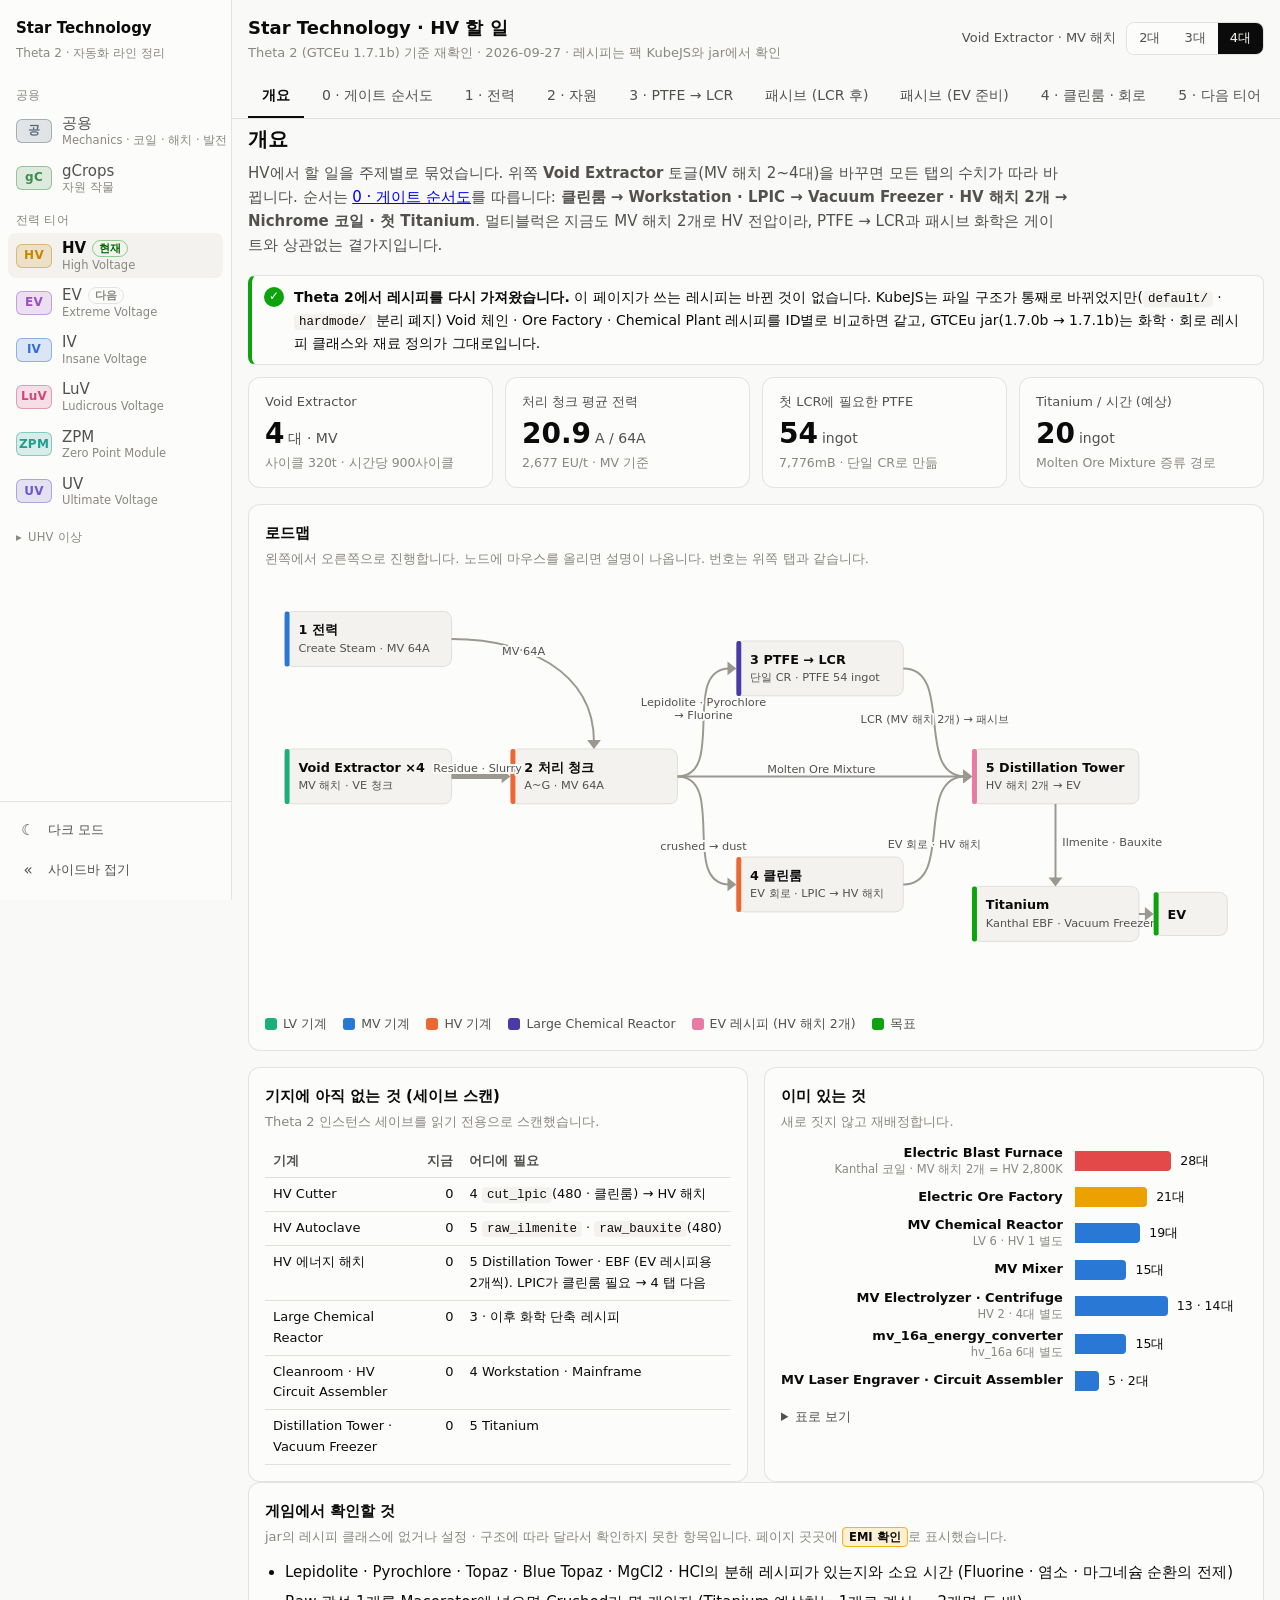
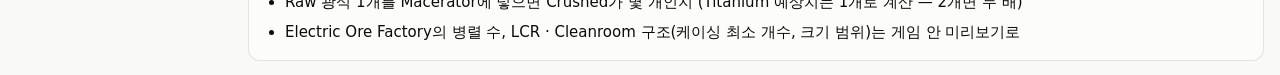
<file: index.html>
<!doctype html>
<html lang="ko">
<head>
<meta charset="utf-8">
<meta name="viewport" content="width=device-width, initial-scale=1">
<title>Star Technology 라인 정리</title>
<!-- The site opens on the tier currently being played. Change this when moving on to EV. -->
<meta http-equiv="refresh" content="0; url=hv.html">
<script>location.replace('hv.html' + location.hash);</script>
</head>
<body>
<p><a href="hv.html">HV 페이지로 이동</a></p>
</body>
</html>
</file>
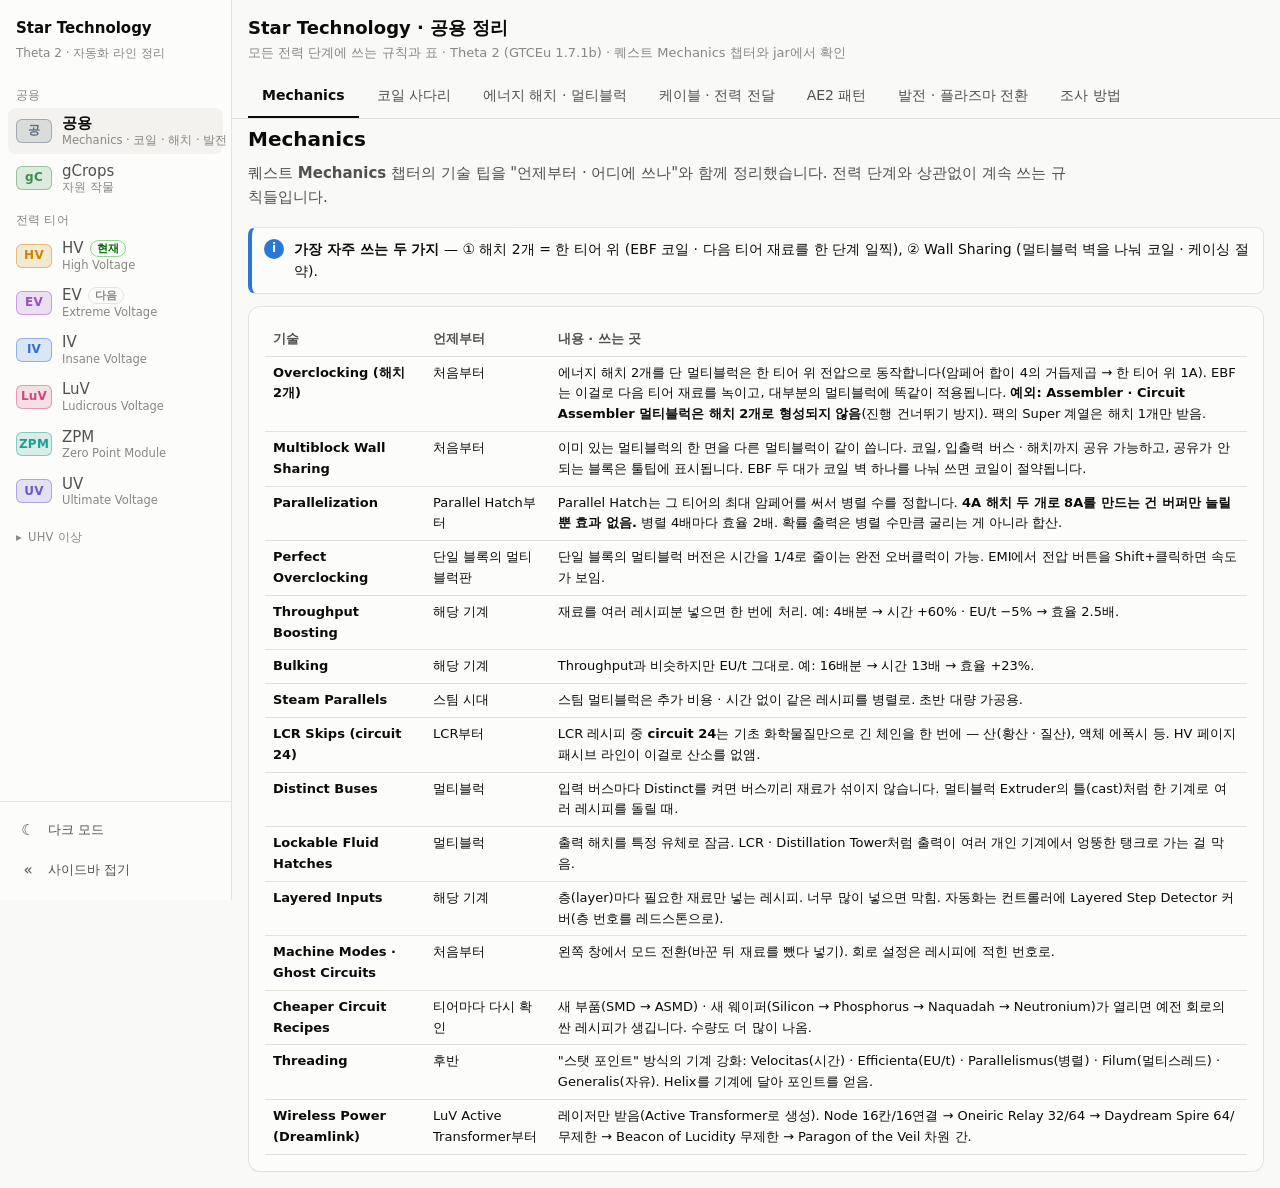
<file: common.html>
<!doctype html>
<html lang="ko">
<head>
<meta charset="utf-8">
<meta name="viewport" content="width=device-width, initial-scale=1">
<title>공용 정리</title>
<link rel="stylesheet" href="assets/site.css">
<link rel="stylesheet" href="assets/page.css">
<script src="assets/shell.js"></script>
</head>
<body data-tier="공용">
<header>
  <div class="wrap">
    <div class="top">
      <div>
        <h1>Star Technology · 공용 정리</h1>
        <div class="meta">모든 전력 단계에 쓰는 규칙과 표 · Theta 2 (GTCEu 1.7.1b) · 퀘스트 Mechanics 챕터와 jar에서 확인</div>
      </div>
    </div>
    <nav class="tabs" role="tablist" id="tabs"></nav>
  </div>
</header>
<main class="wrap" id="main"></main>
<div id="tip" role="tooltip"></div>
<script src="assets/charts.js"></script>
<script src="assets/layout3d.js"></script>
<script src="assets/page.js"></script>
<script>
const S = { topic: 'mech', sub: {}, layGhost: true, layPipes: true, layLabels: true };
const TN = ['ULV', 'LV', 'MV', 'HV', 'EV', 'IV', 'LuV', 'ZPM', 'UV', 'UHV', 'UEV', 'UIV', 'UXV'];
const V = [8, 32, 128, 512, 2048, 8192, 32768, 131072, 524288, 2097152];
const VA = [7, 30, 120, 480, 1920, 7680, 30720, 122880, 491520, 1966080];

const TOPICS = [
  { id: 'mech', name: 'Mechanics' },
  { id: 'coil', name: '코일 사다리' },
  { id: 'hatch', name: '에너지 해치 · 멀티블럭' },
  { id: 'cable', name: '케이블 · 전력 전달' },
  { id: 'ae2', name: 'AE2 패턴' },
  { id: 'power', name: '발전 · 플라즈마 전환' },
  { id: 'method', name: '조사 방법' },
];

/* ---------- Mechanics ---------- */
const MECH = [
  ['Overclocking (해치 2개)', '처음부터', '에너지 해치 2개를 단 멀티블럭은 한 티어 위 전압으로 동작합니다(암페어 합이 4의 거듭제곱 → 한 티어 위 1A). EBF는 이걸로 다음 티어 재료를 녹이고, 대부분의 멀티블럭에 똑같이 적용됩니다. <b>예외: Assembler · Circuit Assembler 멀티블럭은 해치 2개로 형성되지 않음</b>(진행 건너뛰기 방지). 팩의 Super 계열은 해치 1개만 받음.'],
  ['Multiblock Wall Sharing', '처음부터', '이미 있는 멀티블럭의 한 면을 다른 멀티블럭이 같이 씁니다. 코일, 입출력 버스 · 해치까지 공유 가능하고, 공유가 안 되는 블록은 툴팁에 표시됩니다. EBF 두 대가 코일 벽 하나를 나눠 쓰면 코일이 절약됩니다.'],
  ['Parallelization', 'Parallel Hatch부터', 'Parallel Hatch는 그 티어의 최대 암페어를 써서 병렬 수를 정합니다. <b>4A 해치 두 개로 8A를 만드는 건 버퍼만 늘릴 뿐 효과 없음.</b> 병렬 4배마다 효율 2배. 확률 출력은 병렬 수만큼 굴리는 게 아니라 합산.'],
  ['Perfect Overclocking', '단일 블록의 멀티블럭판', '단일 블록의 멀티블럭 버전은 시간을 1/4로 줄이는 완전 오버클럭이 가능. EMI에서 전압 버튼을 Shift+클릭하면 속도가 보임.'],
  ['Throughput Boosting', '해당 기계', '재료를 여러 레시피분 넣으면 한 번에 처리. 예: 4배분 → 시간 +60% · EU/t −5% → 효율 2.5배.'],
  ['Bulking', '해당 기계', 'Throughput과 비슷하지만 EU/t 그대로. 예: 16배분 → 시간 13배 → 효율 +23%.'],
  ['Steam Parallels', '스팀 시대', '스팀 멀티블럭은 추가 비용 · 시간 없이 같은 레시피를 병렬로. 초반 대량 가공용.'],
  ['LCR Skips (circuit 24)', 'LCR부터', 'LCR 레시피 중 <b>circuit 24</b>는 기초 화학물질만으로 긴 체인을 한 번에 — 산(황산 · 질산), 액체 에폭시 등. HV 페이지 패시브 라인이 이걸로 산소를 없앰.'],
  ['Distinct Buses', '멀티블럭', '입력 버스마다 Distinct를 켜면 버스끼리 재료가 섞이지 않습니다. 멀티블럭 Extruder의 틀(cast)처럼 한 기계로 여러 레시피를 돌릴 때.'],
  ['Lockable Fluid Hatches', '멀티블럭', '출력 해치를 특정 유체로 잠금. LCR · Distillation Tower처럼 출력이 여러 개인 기계에서 엉뚱한 탱크로 가는 걸 막음.'],
  ['Layered Inputs', '해당 기계', '층(layer)마다 필요한 재료만 넣는 레시피. 너무 많이 넣으면 막힘. 자동화는 컨트롤러에 Layered Step Detector 커버(층 번호를 레드스톤으로).'],
  ['Machine Modes · Ghost Circuits', '처음부터', '왼쪽 창에서 모드 전환(바꾼 뒤 재료를 뺐다 넣기). 회로 설정은 레시피에 적힌 번호로.'],
  ['Cheaper Circuit Recipes', '티어마다 다시 확인', '새 부품(SMD → ASMD) · 새 웨이퍼(Silicon → Phosphorus → Naquadah → Neutronium)가 열리면 예전 회로의 싼 레시피가 생깁니다. 수량도 더 많이 나옴.'],
  ['Threading', '후반', '"스탯 포인트" 방식의 기계 강화: Velocitas(시간) · Efficienta(EU/t) · Parallelismus(병렬) · Filum(멀티스레드) · Generalis(자유). Helix를 기계에 달아 포인트를 얻음.'],
  ['Wireless Power (Dreamlink)', 'LuV Active Transformer부터', '레이저만 받음(Active Transformer로 생성). Node 16칸/16연결 → Oneiric Relay 32/64 → Daydream Spire 64/무제한 → Beacon of Lucidity 무제한 → Paragon of the Veil 차원 간.'],
];
function viewMech() {
  return `
  <h2>Mechanics</h2>
  <p class="lead">퀘스트 <b>Mechanics</b> 챕터의 기술 팁을 "언제부터 · 어디에 쓰나"와 함께 정리했습니다. 전력 단계와 상관없이 계속 쓰는 규칙들입니다.</p>
  ${callout('info', 'i', '<b>가장 자주 쓰는 두 가지</b> — ① 해치 2개 = 한 티어 위 (EBF 코일 · 다음 티어 재료를 한 단계 일찍), ② Wall Sharing (멀티블럭 벽을 나눠 코일 · 케이싱 절약).')}
  <div class="card"><div class="tscroll"><table>
    <thead><tr><th>기술</th><th>언제부터</th><th>내용 · 쓰는 곳</th></tr></thead>
    <tbody>${MECH.map(([a, b, c]) => `<tr><td><b>${esc(a)}</b></td><td>${esc(b)}</td><td>${c}</td></tr>`).join('')}</tbody></table></div></div>`;
}

/* ---------- 코일 사다리 ---------- */
// GTCEu CoilBlock$CoilType 온도(jar). 조립 전압은 팩 coils.js. EBF 실효 온도 = 코일 + 100 × max(0, 멀티블럭 티어 − MV)
const COILS = [
  { t: 1, n: 'Cupronickel', k: 1800, make: 'Cupronickel 2x wire 8 · Bronze foil 8 · Tin Alloy 144' },
  { t: 2, n: 'Kanthal', k: 2700, make: 'Kanthal 2x wire 8 · Aluminium foil 8 · Copper 144' },
  { t: 3, n: 'Nichrome', k: 3600, make: 'Nichrome 2x wire 8 · Stainless foil 8 · Borosilicate Glass foil 4 · Aluminium 144' },
  { t: 4, n: 'RTM Alloy', k: 4500, make: 'RTM 2x wire 8 · Vanadium Steel foil 8 · Borosilicate Glass foil 8 · Nichrome 144' },
  { t: 5, n: 'HSS-G', k: 5400, make: 'HSS-G 2x wire 8 · Tungsten Carbide foil 8 · Borosilicate Glass foil 16 · Tungsten 144' },
  { t: 6, n: 'Naquadah', k: 7200, make: 'HSS-G Frame · Naquadah 2x wire 8 · Osmium foil 8 · Niobium Nitride foil 8 · Tungstensteel 144' },
  { t: 7, n: 'Trinium', k: 9001, make: 'HSS-E Frame · Trinium 2x wire 8 · Enriched Naquadah foil 8 · Niobium Nitride foil 16 · Naquadah 144' },
  { t: 8, n: 'Tritanium', k: 10800, make: 'Trinaquadalloy Frame · Tritanium 2x wire 8 · Naquadria foil 8 · Niobium Nitride foil 32 · Trinium 144' },
  { t: 9, n: 'Zalloy (팩)', k: 13499, make: 'Neutronium Frame · Zalloy 2x wire 8 · Zirconium foil 8 · RTAN fine 32 · Neutronium SiC foil 16 · Tritanium 144' },
  { t: 10, n: 'Magmada Alloy (팩)', k: 16199, make: 'Ancient Netherite Frame · Magmada 2x wire 8 · Pure Netherite foil 8 · Enriched Pallarovium fine 32 · Neutronium SiC foil 32 · Adamantine 144' },
  { t: 11, n: 'Abyssal Alloy (팩)', k: 18888, make: 'Draconyallium Frame · Abyssal 2x wire 8 · Nyanium foil 8 · RSCA fine 32 · Neutronium SiC foil 64 · Void 144' },
];
// jar 재료 정의의 blast 온도 (blast.mjs)
const BLAST = [['Stainless Steel', 1700], ['Kanthal', 1800], ['Titanium', 1941], ['Titanium 추출(TiCl4)', 2141], ['Silicon Boule', 1784], ['Phosphorus Boule', 2484], ['Nichrome', 2700], ['Niobium', 2750],
  ['Tungstensteel', 3000], ['RTM Alloy', 3000], ['Tungsten Carbide', 3058], ['Tungsten', 3600], ['HSS-G', 4200], ['Iridium · Osmium · Osmiridium', 4500], ['Niobium-Titanium · Vanadium-Gallium · YBCO', 4500],
  ['HSS-E · HSS-S', 5000], ['Naquadah', 5000], ['Naquadah Boule', 5400], ['Samarium', 5400], ['Europium', 6000], ['Neutronium Boule', 6484], ['Enriched Naquadah', 7000], ['Naquadah Alloy · Trinium', 7200], ['Naquadria', 9000]];
const effTemp = c => c.k + 100 * Math.max(0, (c.t + 1) - 2);   // 그 티어 해치 2개 = 한 티어 위
function viewCoil() {
  const rows = COILS.map((c, i) => {
    const max = effTemp(c), prev = i ? effTemp(COILS[i - 1]) : 0;
    const newly = BLAST.filter(([, k]) => k <= max && k > prev).map(([n]) => n);
    return { c, max, newly };
  });
  return `
  <h2>코일 사다리</h2>
  <p class="lead"><b>해치 2개 = 한 티어 위</b>라서, 각 전력 단계에서 <b>한 단계 위 코일을 만들고 바로 씁니다</b> — MV에서 Kanthal, HV에서 Nichrome, EV에서 RTM. 코일 조립기의 전압이 그 단계 전압이고, 코일 재료의 blast 온도는 바로 아래 코일 + 해치 2개 보너스로 녹습니다.</p>
  ${callout('info', 'i', 'EBF 실효 온도 = 코일 온도 + <b>100K × (멀티블럭 티어 − MV)</b> — jar의 <code>CoilWorkableElectricMultiblockMachine</code>에서 확인. 멀티블럭 티어는 해치 합산 전압이라 해치 2개면 한 티어 위로 계산됩니다. 코일 온도: Cupronickel 1800 · Kanthal 2700 · Nichrome 3600 · RTM 4500 · HSS-G 5400 · Naquadah 7200 · Trinium 9001 · Tritanium 10800 (<code>CoilBlock$CoilType</code>).')}
  <div class="card">
    <h3>단계별 코일과 녹일 수 있는 온도</h3>
    <p class="sub">해치 2개 기준. 막대 = 그 단계에서 만든 코일로 낼 수 있는 최고 온도.</p>
    ${hbar(rows.map(r => ({ label: `${TN[r.c.t]} → ${r.c.n}`, sub: `조립 ${TN[r.c.t]} · 멀티블럭 ${TN[r.c.t + 1]}`, value: r.max, color: 'var(--s8)', text: `${fmt(r.max, 0)}K` })), { cols: ['단계 → 코일', '최고 온도'] })}
  </div>
  <div class="card">
    <div class="tscroll"><table>
      <thead><tr><th>단계</th><th>만들 코일</th><th class="n">코일</th><th class="n">최고 (해치 2개)</th><th>새로 녹는 것</th><th>코일 재료 (팩 <code>coils.js</code>)</th></tr></thead>
      <tbody>${rows.map(r => `<tr><td><b>${TN[r.c.t]}</b></td><td>${r.c.n}</td><td class="n">${fmt(r.c.k, 0)}K</td><td class="n"><b>${fmt(r.max, 0)}K</b></td><td>${esc(r.newly.join(' · ') || '—')}</td><td>${esc(r.c.make)}</td></tr>`).join('')}</tbody></table></div>
    <p class="sub" style="margin:10px 0 0">1,750K가 넘는 금속은 Hot ingot으로 나와 Vacuum Freezer가 필요합니다(Kanthal은 Chemical Bath로 식힘). 팩 코일 <code>molybdenum_disilicide_coil_block</code>(EV 조립)은 GCYM · 팩 멀티블럭 전용 케이싱.</p>
  </div>
  <div class="card">
    <h3>같은 규칙이 적용되는 곳</h3>
    <ul class="pts">
      <li><b>해치 2개를 받는 멀티블럭 전부</b>: EBF · Distillation Tower · LCR · Vacuum Freezer · Implosion Compressor · Pyrolyse Oven · GCYM 대형 기계 · 팩 Ore Factory · Void Extractor · Large Sieve 등(에너지 해치 탭) — 전압이 한 단계 위라 다음 티어 레시피가 한 단계 일찍 됩니다.</li>
      <li><b>안 되는 곳</b>: 단일 블록 기계, <b>Assembler · Circuit Assembler 멀티블럭</b>(Mechanics), 팩 <b>Super</b> 계열(해치 1개).</li>
    </ul>
  </div>`;
}

/* ---------- 에너지 해치 · 멀티블럭 ---------- */
const HATCH_PARTS = [
  ['LV', '—', 'Tin 케이블 2 · LV Voltage Coil', '—'], ['MV', 'ULPIC 1', 'Copper 케이블 2 · MV Voltage Coil', 'ULPIC: Silicon · Blue 렌즈 → Cutter MV (클린룸 X)'],
  ['HV', 'LPIC 2', 'Gold 케이블 2 · HV Voltage Coil · NaK 1000', 'LPIC: Orange 렌즈 → Cutter <b>HV · 클린룸</b>'], ['EV', 'PIC 2', 'Aluminium 케이블 2 · EV Voltage Coil(Pt fine 16) · NaK 2000', 'PIC: Phosphorus · Brown 렌즈 → Cutter <b>EV · 클린룸</b>'],
  ['IV', 'HPIC 2', 'Tungsten 케이블 2 · IV Voltage Coil · NaK 3000', 'HPIC: Cutter <b>IV · 클린룸</b>'], ['LuV', 'HPIC 2 + LuV 회로', 'NbTi 케이블 4 · LuV Voltage Coil 2 · NaK 6000 · Solder 720 (Assembly Line)', 'UHPIC 절단은 LuV'],
  ['ZPM', 'UHPIC 2 + ZPM 회로', 'Vanadium-Gallium 케이블 4 · ZPM Voltage Coil 2 · NaK 8000 · Solder 1440 (Assembly Line)', '—'], ['UV', 'UHPIC 2 + UV 회로', 'YBCO 케이블 4 · UV Voltage Coil 2 · NaK 10000 · Solder 2880 (Assembly Line)', '—'],
];
const H1 = ['Super EBF', 'Super Vacuum Freezer', 'Super Electric Ore Factory', 'Super Cutter', 'Super Implosion Compressor', 'Super Pyrolyse', 'Super Cracker', 'Super ABS', 'Distillery Column', 'Industrial Extraction Chamber', 'Industrial Brewing Station', 'Rock Filtrator', 'Mechanical Sieve'];
const H2 = ['Electric Blast Furnace', 'Large Chemical Reactor', 'Distillation Tower', 'Vacuum Freezer', 'Implosion Compressor', 'Pyrolyse Oven', 'GCYM 대형 기계 (Large Cutter · Mixer · Centrifuge …) — Large Assembler · Circuit Assembler 제외', 'Electric Ore Factory · Ore Processing Plant (팩)', 'Void Extractor (팩)', 'Large Sieve · Rock Sifter (팩)', 'Molten Destabiliser (팩 · UV)'];
function viewHatch() {
  return `
  <h2>에너지 해치 · 멀티블럭</h2>
  <p class="lead">멀티블럭이 에너지 해치를 몇 개 받는지가 "그 레시피를 언제 돌릴 수 있나"를 정합니다. GTCEu 멀티블럭은 <code>autoAbilities</code>로 <b>최소 1 · 최대 2</b>(jar), 팩 멀티블럭은 <code>P.ability(PA.euIn, { max })</code>로 각자 정합니다(startup 스크립트).</p>
  <div class="grid2">
    <div class="card"><h3>해치 1개만 — 같은 티어 해치가 필요</h3><ul class="pts">${H1.map(x => `<li>${esc(x)}</li>`).join('')}</ul>
      <p class="sub" style="margin:10px 0 0">팩의 <b>Super</b> 계열은 전부 1개. 빠르지만 한 티어 위 레시피를 앞당겨 쓸 수 없습니다.</p></div>
    <div class="card"><h3>해치 2개까지 — 한 티어 아래 해치 2개로 대체</h3><ul class="pts">${H2.map(x => `<li>${esc(x)}</li>`).join('')}</ul>
      <p class="sub" style="margin:10px 0 0">여기 없는 팩 멀티블럭은 컨트롤러 툴팁 ${EMI}. <b>예외</b>: Assembler · <b>Circuit Assembler</b> 멀티블럭은 해치 2개로 형성되지 않습니다(Mechanics). Cleanroom의 한도는 ${EMI}.</p></div>
  </div>
  <div class="card">
    <h3>티어별 에너지 해치 부품</h3>
    <p class="sub">해치는 그 티어 Assembler(LuV부터 Assembly Line)로 만들고, 부품 칩의 절단 전압이 한 단계씩 올라갑니다 — <b>HV 해치부터 클린룸이 필요</b>합니다.</p>
    <div class="tscroll"><table><thead><tr><th>해치</th><th>칩</th><th>나머지</th><th>칩 만드는 곳</th></tr></thead>
      <tbody>${HATCH_PARTS.map(r => `<tr><td><b>${r[0]}</b></td><td>${r[1]}</td><td>${r[2]}</td><td>${r[3]}</td></tr>`).join('')}</tbody></table></div>
  </div>
  <div class="card">
    <h3>웨이퍼 사다리</h3>
    <div class="tscroll"><table><thead><tr><th>Boule</th><th>EBF</th><th class="n">온도</th><th>실제로 녹는 단계 (해치 2개)</th><th>여는 것</th></tr></thead>
      <tbody>
        <tr><td>Silicon</td><td>MV</td><td class="n">1,784K</td><td>LV→MV Cupronickel (1,800)</td><td>CPU · RAM · ULPIC · LPIC · ILC · SSoC (MV 각인)</td></tr>
        <tr><td>Phosphorus</td><td>HV</td><td class="n">2,484K</td><td>MV Kanthal (2,800)</td><td>NAND · NOR · PIC · SoC (HV · 클린룸) · 각인 수량 ×4</td></tr>
        <tr><td>Naquadah</td><td>EV</td><td class="n">5,400K</td><td><b>IV</b> HSS-G (5,800) — EV 레시피지만 온도 때문에 IV</td><td>ASoC · 각인 수량 ×8</td></tr>
        <tr><td>Neutronium</td><td>IV</td><td class="n">6,484K</td><td><b>LuV</b> Naquadah (7,700)</td><td>각인 수량 ×16</td></tr>
      </tbody></table></div>
  </div>`;
}

/* ---------- 케이블 · 전력 전달 ---------- */
const SC = [['LV', 'Soul Infused'], ['MV', 'Signalum'], ['HV', 'Lumium'], ['EV', 'Enderium'], ['IV', 'Shellite'], ['LuV', 'Twinite'], ['ZPM', 'Dragonsteel'], ['UV', 'Prismalium · Melodium'], ['UHV', 'Stellarium'], ['UEV', 'Ancient Runicalium · Enriched Pallarovium Alloy'], ['UIV', 'Rhenium Super-Composite Alloy']];
function viewCable() {
  return `
  <h2>케이블 · 전력 전달</h2>
  <div class="grid2">
    <div class="card"><h3>티어별 초전도 케이블 (Mechanics)</h3><p class="sub">손실 0 · 암페어 더 많이. GTCEu 자체 초전도체보다 만들기 쉬워서 이쪽을 씁니다.</p>
      <div class="tscroll"><table><thead><tr><th>티어</th><th>재료</th></tr></thead><tbody>${SC.map(([a, b]) => `<tr><td><b>${a}</b></td><td>${esc(b)}</td></tr>`).join('')}</tbody></table></div></div>
    <div class="card"><h3>전압 올리기 · 옮기기</h3><ul class="pts">
      <li><b>트랜스포머 승압</b>: 한 단계 아래 4A → 위 1A. <code>&lt;tier&gt;_transformer</code>는 그 티어와 한 단계 위를 잇습니다(HV 트랜스포머 = HV ↔ EV). Assembler: Hull + 한 단계 위 케이블 1 + 그 티어 케이블 4 ${EMI} 개수.</li>
      <li><b>컨버터</b>(<code>enableFEConverters: true</code>): FE ↔ EU, <b>4 FE = 1 EU</b>(<code>gtceu.yaml</code>). 기지는 LaserIO 에너지 카드 → <code>mv_16a</code> 컨버터 방식.</li>
      <li><b>해치 2개 = 한 티어 위</b>라 멀티블럭은 승압 없이 한 단계 위 전압을 씁니다(해치 탭).</li>
      <li><b>Dreamlink</b>(LuV Active Transformer부터): 레이저만 받는 무선 전력. 범위 · 연결 수는 Mechanics 탭.</li>
    </ul></div>
  </div>`;
}

/* ---------- 발전 · 플라즈마 전환 ---------- */
// 공급: 한 대(한 기)당 대략 EU/t — 팩 · jar 값. 수요: 상시 가동 기계 10대 × 그 티어 VA (가정)
const GEN = [
  { n: 'Lapidary Dynamo (EV 킷)', t: 'HV~EV', ti: 3, eu: 1080, note: '40 RF/t × BaseMod 27 × DynamoPower 4 = 4,320 RF/t ÷ 4. Diatron으로 시간당 다이아몬드 ~140개/대', col: 'var(--s4)' },
  { n: 'Large Combustion Engine', t: 'EV', ti: 4, eu: 2048, note: 'Gasoline 1,600 EU/mB → 1.28 mB/t. 산소 부스트 ×2', col: 'var(--s2)' },
  { n: 'Extreme Combustion Engine', t: 'IV', ti: 5, eu: 8192, note: 'Liquid Oxygen 부스트 ×2. High Octane 3,200 EU/mB', col: 'var(--s2)' },
  { n: 'Fusion LuV + Plasma (Helium)', t: 'LuV', ti: 6, eu: 72700, note: 'D 1000 + T 1000 → He 플라즈마 1000 / 7.2초. 5mB당 27t × 2048. 순출력 (터빈 효율 전)', col: 'var(--s5)' },
  { n: 'Fusion ZPM + Plasma (Nitrogen)', t: 'ZPM', ti: 7, eu: 296000, note: 'Be 144 + D 3000 → N 플라즈마 1000 / 7.2초. 5mB당 110t × 2048', col: 'var(--s5)' },
  { n: 'Fusion ZPM + Plasma (Argon)', t: 'ZPM', ti: 7, eu: 305000, note: 'C 144 + Mg 144 → Ar 플라즈마 1000 / 7.2초. 5mB당 116t × 2048', col: 'var(--s5)' },
  { n: 'Fusion UV + Plasma (Nickel)', t: 'UV', ti: 8, eu: 338000, note: 'K 144 + F 1000 → Ni 플라즈마 144 / 7.2초. 1mB당 180t × 2048', col: 'var(--s5)' },
];
const LOAD = 10;   // 상시 가동 기계 수 가정
function viewPower() {
  const tiers = [3, 4, 5, 6, 7, 8];
  const demand = t => LOAD * VA[t];
  const logw = v => Math.max(2, Math.log10(v) / Math.log10(3e6) * 100);
  return `
  <h2>발전 · 플라즈마 전환</h2>
  <p class="lead">Power 챕터가 의도한 경로는 <b>Thermal Dynamo(증강은 EV까지) → Large · Extreme · Modular Combustion → Fusion + Plasma Turbine</b>입니다. 보석 발전으로 버틸 수 있는 한계와 플라즈마로 넘어갈 시점을 수요 · 공급으로 추정했습니다.</p>
  ${callout('ok', '✓', `<b>결론 (추정)</b> — 보석 발전은 <b>EV 중반(~10k EU/t, Dynamo 10대 · 다이아몬드 시간당 ~1,400개)</b>이 한계입니다. <b>IV 진입 때 Extreme Combustion</b>으로 넘어가고, <b>플라즈마 터빈은 LuV Fusion(헬륨)부터 가능하지만 한 기 7만 EU/t라 LuV 수요(~30만)를 못 채우므로 본격 전환은 ZPM Fusion(질소 · 아르곤, 기당 ~30만)</b>입니다. LuV 동안은 Extreme Combustion 여러 대 + Fusion LuV를 병행하세요.`)}
  ${callout('info', 'i', '<b>보석 발전을 늘리는 길</b> — 다이아몬드를 체질 대신 <a href="gcrops.html#plan">gCrops</a>로 키우면(Diamond = 작물 티어 1, LV Harvester) 한계가 다이아몬드 공급이 아니라 Dynamo 수로 바뀝니다. 그래도 증강 킷이 EV까지라 한 대 1,080 EU/t는 그대로여서, IV부터는 Combustion으로 넘어가는 결론은 같습니다.')}
  <div class="card">
    <h3>티어별 수요 vs 발전원 한 기</h3>
    <p class="sub">수요 = 상시 가동 기계 ${LOAD}대 × 그 티어 VA (가정 · 로그 막대). 실제 수요는 각 티어 페이지의 청크 전력을 합해 보정하세요.</p>
    <div class="tscroll"><table><thead><tr><th>티어</th><th class="n">수요 (가정)</th><th style="width:45%">규모</th><th>그 티어까지 쓸 수 있는 발전원 (필요 대수)</th></tr></thead>
      <tbody>${tiers.map(t => {
        const d = demand(t);
        const fit = GEN.filter(g => g.ti <= t && d / g.eu <= 40).map(g => `${g.n} ${fmt(Math.ceil(d / g.eu), 0)}기`).join(' · ');
        return `<tr><td><b>${TN[t]}</b></td><td class="n">${fmt(d, 0)} EU/t</td><td><div style="height:10px;border-radius:3px;background:var(--s8);width:${logw(d)}%"></div></td><td>${fit || '—'}</td></tr>`;
      }).join('')}</tbody></table></div>
  </div>
  <div class="card">
    <h3>발전원 한 기(대)의 출력</h3>
    ${hbar(GEN.map(g => ({ label: g.n, sub: g.t, value: Math.log10(g.eu), color: g.col, text: `${fmt(g.eu, 0)} EU/t`, tip: `${fmt(g.eu, 0)} EU/t|${g.note}` })), { cols: ['발전원', 'EU/t (로그 막대)'], noAxis: true })}
    <div class="tscroll" style="margin-top:12px"><table><thead><tr><th>발전원</th><th class="n">EU/t</th><th>근거</th></tr></thead>
      <tbody>${GEN.map(g => `<tr><td>${esc(g.n)}</td><td class="n">${fmt(g.eu, 0)}</td><td>${esc(g.note)}</td></tr>`).join('')}</tbody></table></div>
  </div>
  <div class="grid2">
    <div class="card"><h3>보석 발전의 한계</h3><ul class="pts">
      <li>Lapidary Dynamo 출력 = 40 RF/t × <b>BaseMod</b>(업그레이드 킷 LV 6 · MV 9 · HV 15 · EV 27) × <b>DynamoPower</b>(1 + Arc 킷 0.5/1/2/3) — Thermal jar <code>DynamoBlockEntity</code>.</li>
      <li>연료 에너지 × DynamoEnergy(Arc 0.95→0.8 × MCI 1.15→1.6). Diatron 750k RF · Flawless ×2.5 · Exquisite ×6.25(보석 4개).</li>
      <li>EV 킷 1대 = 1,080 EU/t. Exquisite로 태우면 시간당 보석 ~210개 = 다이아몬드 dust ~140 + Energium ~70. <b>10대(10.8k EU/t)면 다이아몬드 시간당 ~1,400개</b> — Rock Filter · Sand 체질로는 여기서 막힙니다.</li>
      <li>증강 킷이 EV까지만 있어서(<code>thermal_augments.js</code>) IV부터는 출력이 더 오르지 않습니다.</li>
    </ul></div>
    <div class="card"><h3>플라즈마 준비</h3><ul class="pts">
      <li>팩이 Fusion을 자체 레시피(<code>fusion_scaling.js</code>, <code>reflector_fusion_reactor</code>)로 바꿨습니다. 레시피마다 <b>반사판(Reflector Casing) 등급</b>이 있고 — 1 Basic(EV 제작) · 2 Advanced(IV · Osmiridium · Naquadah) · 3 Complex(LuV · <b>Zirconium</b> = Abydos) · 4 Reinforced(ZPM) · 5 Borealic(UV) — 융합로 MK는 <b>시동 에너지 한도</b>를 정합니다(GTCEu 해치 16개 기준 MK1 160M · MK2 320M · MK3 640M, 팩 코어 <code>ReflectorFusionReactorMachine</code>). 반사판이 레시피보다 높으면 그만큼 오버클럭 여유.</li>
      <li>그래서 Helium(1 · 40M) = MK1, <b>Argon · Nitrogen(2 · 180M · 280M) = MK2</b>, Nickel(3 · 480M) = Complex 반사판 + MK3, Americium(4 · 760M) = MK4.</li>
      <li>플라즈마 연료값도 팩 값(<code>plasma_turbines.js</code>): 기체 플라즈마 5mB · 액체 1mB당 Helium 27t · Oxygen 98 · Nitrogen 110 · Argon 116 · Tin 84 · Iron 135 · Nickel 180 · Americium 984 (× 2,048 EU/t).</li>
      <li><b>Deuterium · Tritium</b>(헬륨 플라즈마 원료)을 LuV 전에 모아 두세요 — 기당 각 500B/시간.</li>
      <li>Plasma Large Turbine → Supreme(UHV) → Nyinsane(UIV). 로터 홀더 티어가 오를수록 출력 2배 · 연료 1.8배(Power 챕터 "Rotor Holder OCs").</li>
    </ul></div>
  </div>`;
}

/* ---------- 조사 방법 ---------- */
function viewMethod() {
  return `
  <h2>조사 방법</h2>
  <p class="lead">각 티어 페이지의 수치는 모두 팩 파일에서 직접 뽑았습니다. 다음 티어를 조사할 때 같은 방법을 씁니다.</p>
  <div class="card"><ul class="pts">
    <li><b>티어 = 회로 조립기 · 기계가 돌릴 수 있는 EU/t 상한.</b> 그 티어에 새로 열리는 것 = <code>VA[t−1] &lt; EU/t ≤ V[t]</code>인 레시피. 해치 2개 멀티블럭은 한 단계 일찍.</li>
    <li><b>GTCEu jar</b>(<code>mods/gtceu-st-*.jar</code>)를 <code>javap -c -p -constants</code>로 풀어 레시피 ID · 재료 · EU/t · 시간 · 클린룸을 읽습니다. 컨트롤러 제작법은 <code>MetaTileEntityLoader</code>, 재료 blast 온도는 재료 클래스.</li>
    <li><b>팩 KubeJS</b>(<code>kubejs/server_scripts/</code>): 로드되는 스크립트는 <code>logs/kubejs/server.log</code>로 확인. 멀티블럭 해치 한도는 <code>startup_scripts</code>의 <code>P.ability(PA.euIn, {max})</code>.</li>
    <li><b>팩 코어 모드</b>(<code>Star-Technology-Core-*.jar</code>): gCrops · Fusion 기계 같은 팩 전용 시스템.</li>
    <li><b>퀘스트</b>: <code>config/ftbquests/quests/</code> + 영문 로컬라이저. Mechanics · Power 챕터가 공용 규칙의 출처.</li>
    <li>확인 못 한 값은 페이지에 ${EMI} 또는 "가정"으로 표시합니다.</li>
  </ul></div>`;
}

/* ---------- AE2 패턴 (GTNH에서 가져와 이 팩에 맞춘 것) ----------
   출처: GTNH 위키 Good Practices With AE · Applied Energistics 2 문서, AE2 1.20.1 공식 가이드(Subnetworks · Storage Bus), 팩 ExtendedAE · MEGA 인게임 가이드.
   GTNH는 AE2 1.7.10 기반이라 Fluid Discretizer · Dual Interface가 필요했지만, 이 팩의 AE2 15(1.20.1)는 유체가 네트워크 기본 자원이라 빠짐. */
const AE2P = [
  ['서브넷 (컨트롤러 없음)', '입출력이 잦은 중간재(광석 처리 · 용액 · 기체)를 따로 둔 작은 네트워크. 채널 8개까지.', '갱신이 서브넷 안에서 끝나고 찾기가 즉시 — 주 네트워크 저장소 · 채널을 안 먹음', 'GTNH', '모든 자원 · 패시브 청크'],
  ['Storage Bus → Interface (추출 전용)', '한 네트워크의 Storage Bus를 다른 네트워크의 Interface에 붙이면 그 네트워크 전체를 읽음.', '<b>추출 전용으로 두지 않으면 물건이 이웃 네트워크로 샘</b>. 우선순위를 낮춰 주 네트워크 물건이 서브넷에 저장되지 않게', 'GTNH · AE2 가이드', '모든 서브넷 경계(IF)'],
  ['서브넷이 주 네트워크를 읽기', '방향을 뒤집어 서브넷의 Storage Bus가 주 네트워크 Interface를 봄 → 서브넷의 Stocking Hatch가 원료까지 한 번에 봄.', '멀티블럭 입력 해치 하나로 원료 + 중간재', 'GTNH (Multiblock Recipe Subnetwork)', '<a href="iv.html#passive/3d">IV PBI</a>'],
  ['탱크 대신 셀 (ME Drive)', '서브넷 저장소를 Super Tank + Storage Bus 대신 ME Drive + 유체 셀(파티션 1종)로.', '셀은 해시가 미리 계산돼 더 가볍다. MEGA 셀 1M~256M · Bulk Cell(한 종류 무한)', 'GTNH · MEGA', 'EV Molten · IV 기체 · LuV 용액 · 공기 · 가루 · ZPM 연료 · 플라즈마'],
  ['Quartz Fiber로 전력만', '서브넷 Drive · Interface의 전력을 주 네트워크에서 Quartz Fiber로. 네트워크는 이어지지 않음.', '서브넷마다 에너지 셀 · 발전을 두지 않아도 됨', 'AE2 가이드', '모든 서브넷'],
  ['Pattern Provider 서브넷 (채널 1개로 여러 대)', '주 네트워크 Pattern Provider 1개 → 서브넷 Interface → Storage Bus 여러 개가 같은 기계 여러 대의 입력에.', '기계마다 Pattern Provider를 달면 채널을 대수만큼 씀 — 이건 1개', 'AE2 가이드 · GTNH 병렬화', '<a href="luv.html#resource/fuel3d">LuV Mixer 줄</a>'],
  ['Stocking Input Bus/Hatch (옮기지 않기)', '재고를 옮기지 않고 입력으로 봄. 멀티블럭 병렬을 먹이기 쉬움.', '"물건을 실제로 옮기는 것은 대규모에서 나쁘다" (GTNH)', 'GTNH · GTCEu', 'IV 이후 멀티블럭 · ZPM 터빈'],
  ['Pattern Buffer (+ Proxy)', '패턴 + 입력 칸을 멀티블럭 해치 하나로. Proxy로 다른 멀티블럭이 같은 버퍼 공유.', 'GTNH Crafting Input Buffer에 해당 — 입력이 섞이지 않음', 'GTNH · GTCEu', 'LuV 이후 EBF · Fusion'],
  ['단일 블록: 입력 면 ≠ 출력 면', 'Pattern Provider는 출력면이 아닌 면, 출력면은 Interface로.', 'GT 기계는 출력면으로 입력을 받지 않음', '이 사이트 (사용자 확인)', '모든 단일 블록'],
  ['Requester · 레벨 유지 튜닝', 'ME Requester(= GTNH Level Maintainer) 목표량과 1회 요청량을 크게, 패턴은 ×16 · ×64로.', '작은 요청이 잦으면 계산 스파이크 (GTNH)', 'GTNH', '모든 청크의 Req'],
  ['Threshold Level Emitter (ExtendedAE)', '하한 · 상한 래치로 수집기 · 발전기를 켜고 끔.', '탱크가 넘치지도 비지도 않게 — 단순 Level Emitter는 경계에서 깜빡임', 'ExtendedAE', '<a href="luv.html#resource/fuel3d">LuV 공기 서브넷</a>'],
  ['Overflow Destruction Card', '쓸 곳 없는 부산물 셀 · Storage Bus에 — 가득 차면 버림.', '부산물이 가득 차서 멀티블럭이 멈추는 것을 막음', 'AE2 1.20', 'NO₂ (Liquid Ender Air 증류)'],
  ['Wireless Connector (ExtendedAE)', '같은 차원 · 제한 거리에서 두 지점을 1:1로 같은 네트워크로. 여러 개는 Wireless Hub.', 'GTNH: Quantum 링보다 가벼움', 'GTNH · ExtendedAE', 'LuV D · T → Fusion'],
  ['Tag Storage Bus (ExtendedAE)', '태그 · 논리식으로 거름 (예: forge:raw_materials/*).', 'GTNH Oredict 카드 역할 — 광석 · crushed 묶음 분리', 'ExtendedAE', '광석 입구'],
];
function viewAe2() {
  return `
  <h2>AE2 패턴</h2>
  <p class="lead">GTNH에서 쓰는 AE2 구성을 이 팩(AE2 15 · ExtendedAE · MEGA Cells · ME Requester · GTCEu ME 해치)에 맞게 옮긴 목록입니다. 각 티어 페이지의 3D 청크가 이 패턴을 씁니다. GTNH는 1.7.10이라 Fluid Discretizer · Dual Interface가 필요했지만 AE2 15는 유체가 기본 자원이라 그 단계가 없습니다.</p>
  <div class="card"><div class="tscroll"><table><thead><tr><th>패턴</th><th>구성</th><th>왜</th><th>출처</th><th>적용한 곳</th></tr></thead>
    <tbody>${AE2P.map(([a, b, c, d, e]) => `<tr><td><b>${a}</b></td><td>${b}</td><td>${c}</td><td>${d}</td><td>${e}</td></tr>`).join('')}</tbody></table></div></div>
  <div class="grid2">
    <div class="card"><h3>티어별로 쓸 수 있는 GT ME 부품</h3><ul class="pts">
      <li><b>HV</b>: AE2 부품 + LaserIO만 (GT ME 해치 재료가 EV bus/hatch)</li>
      <li><b>EV</b>: ME Input/Output Bus · Hatch</li>
      <li><b>IV</b>: ME Stocking Input Bus · Hatch (IV Sensor = Quantum Star 뒤)</li>
      <li><b>LuV</b>: ME Pattern Buffer · Proxy</li>
    </ul></div>
    <div class="card"><h3>출처</h3><ul class="pts">
      <li><a href="https://wiki.gtnewhorizons.com/wiki/Good_Practices_With_AE">GTNH — Good Practices With AE</a></li>
      <li><a href="https://wiki.gtnewhorizons.com/wiki/Applied_Energistics_2">GTNH — Applied Energistics 2</a></li>
      <li><a href="https://guide.appliedenergistics.org/1.20.1/ae2-mechanics/subnetworks">AE2 1.20.1 가이드 — Subnetworks</a> · <a href="https://guide.appliedenergistics.org/1.20.1/items-blocks-machines/storage_bus">Storage Bus</a></li>
      <li>ExtendedAE 인게임 가이드(jar) · <a href="https://modrinth.com/mod/mega">MEGA Cells</a></li>
    </ul></div>
  </div>`;
}

const VIEWS = { mech: viewMech, coil: viewCoil, hatch: viewHatch, cable: viewCable, ae2: viewAe2, power: viewPower, method: viewMethod };
startPage({ key: 'common-web' });
</script>
</body>
</html>
</file>
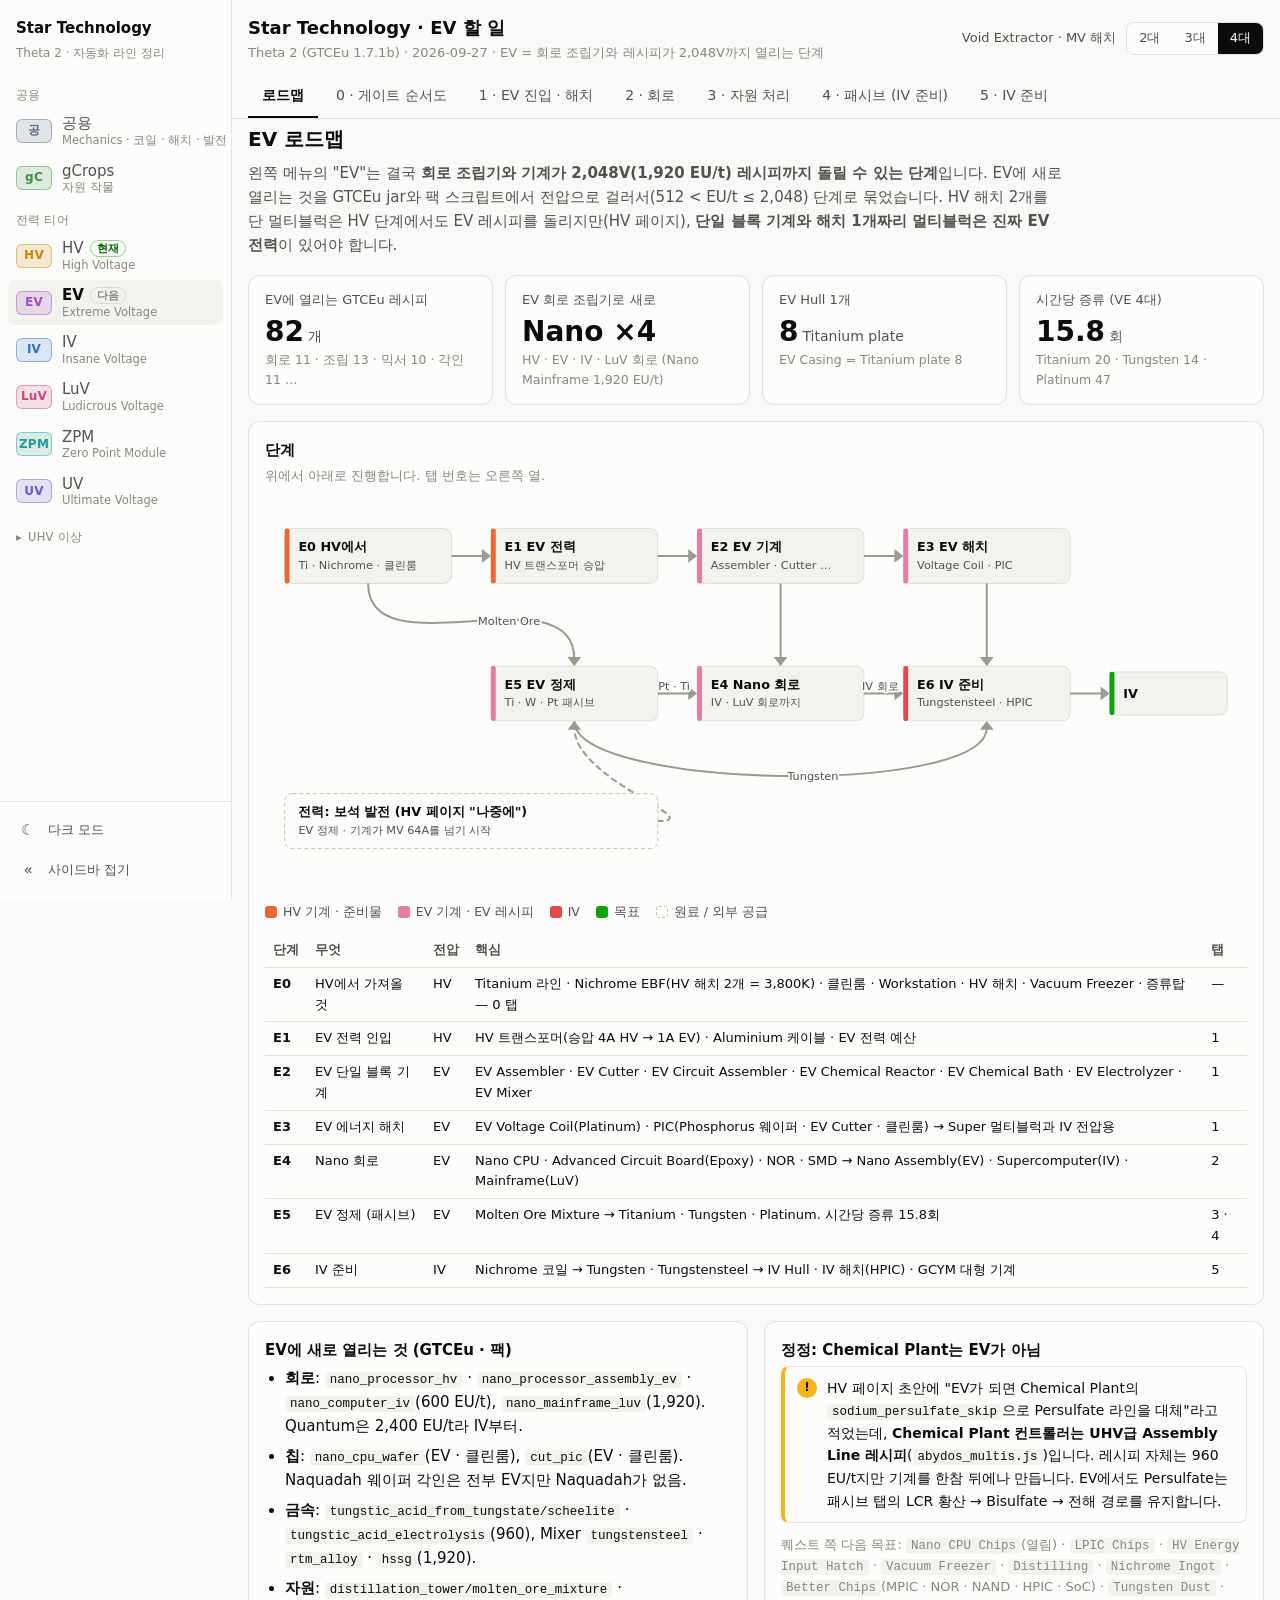
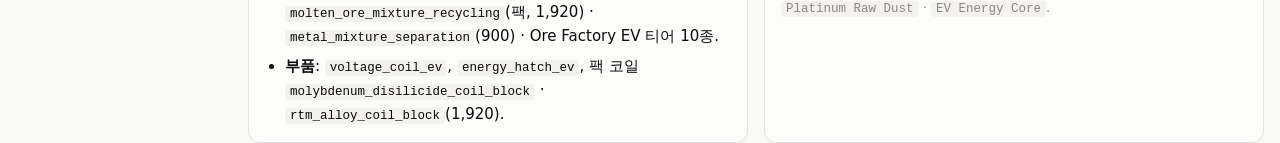
<file: ev.html>
<!doctype html>
<html lang="ko">
<head>
<meta charset="utf-8">
<meta name="viewport" content="width=device-width, initial-scale=1">
<title>EV 할 일</title>
<link rel="stylesheet" href="assets/site.css">
<link rel="stylesheet" href="assets/page.css">
<script src="assets/shell.js"></script>
</head>
<body data-tier="EV">
<header>
  <div class="wrap">
    <div class="top">
      <div>
        <h1>Star Technology · EV 할 일</h1>
        <div class="meta">Theta 2 (GTCEu 1.7.1b) · 2026-09-27 · EV = 회로 조립기와 레시피가 2,048V까지 열리는 단계</div>
      </div>
      <div class="controls">
        <span class="ctl-label">Void Extractor · MV 해치</span>
        <div class="seg" id="ven">
          <button data-n="2">2대</button>
          <button data-n="3">3대</button>
          <button data-n="4">4대</button>
        </div>
      </div>
    </div>
    <nav class="tabs" role="tablist" id="tabs"></nav>
  </div>
</header>
<main class="wrap" id="main"></main>
<div id="tip" role="tooltip"></div>

<script src="assets/charts.js"></script>
<script src="assets/layout3d.js"></script>
<script src="assets/power.js"></script>
<script src="assets/logi3d.js"></script>
<script src="assets/page.js"></script>
<script>

/* ---------- state ---------- */
const S = { veN: 4, topic: 'overview', sub: {}, layGhost: true, layPipes: true, layLabels: true };

/* ---------- constants ----------
   Void Extractor (HV 페이지): MV 해치 · 사이클 320t · 사이클당 Molten Ore Mixture 175mB (D 단계).
   Distillation Tower molten_ore_mixture: 10,000mB · 1200t · 1920 EU/t →
   Bauxite 1500 · Pitchblende 1250 · Molybdenite 1000 · Ilmenite 1000 · Bastnasite 1000 · Tungstate 2000 · Cooperite 2250 (+ Metal Mixture dust 1).
   Autoclave raw_*: Molten X Ore 500 + Stone Dust → Raw X (160t · 480 EU/t). */
const CYC = 320, CPH1 = 72000 / CYC, MOM_CYCLE = 175;
const LIMIT = 0.95;
const MOLTEN = [
  { k: 'ilm', n: 'Ilmenite', mb: 1000, use: 'Rutile → Titanium', feed: true },
  { k: 'bau', n: 'Bauxite', mb: 1500, use: 'Aluminium · Rutile · Gallium', feed: true },
  { k: 'tun', n: 'Tungstate', mb: 2000, use: 'Tungsten (IV 준비)', feed: true },
  { k: 'coo', n: 'Cooperite', mb: 2250, use: 'Platinum · Palladium', feed: true },
  { k: 'pit', n: 'Pitchblende', mb: 1250, use: 'Uranium · Thorium (보관)' },
  { k: 'mol', n: 'Molybdenite', mb: 1000, use: 'Molybdenum (MoSi2 코일 · 보관)' },
  { k: 'bas', n: 'Bastnasite', mb: 1000, use: 'Neodymium (EV 모터 자석)' },
];
const momH = n => MOM_CYCLE * CPH1 * n;                   // mB / 시간
const runsH = n => momH(n) / 10000;                         // 증류 / 시간
const rawPerRun = m => m.mb / 500;
// 광석 가공 가정: Raw 1 → Crushed 1, Ore Factory(EV 티어) 본 광물 기대 1.5 dust, 4차 부산물 7.5%
const DUSTPER = 1.5, QUAT = 0.075;
const TI_RUN = (1000 / 500) * DUSTPER * 2 / 10 + (1000 / 500) * QUAT + (1500 / 500) * DUSTPER / 15 + (1500 / 500) * QUAT;   // Rutile = Titanium
const AL_RUN = (1500 / 500) * DUSTPER / 15 * 6;
const W_RUN = (2000 / 500) * DUSTPER / 7;                  // Tungstate 7 → Tungstic Acid 7 → Tungsten 1
const PGS_COO = (2250 / 500) * 4;                          // purified Cooperite 1 → PGS 4 (세척 필요)
const PT_RUN = PGS_COO / 6 * 3 / 3;                        // PGS 6 → Platinum Raw 3 → Platinum 1 (Raw 3당)
const pNeed = u => Math.max(1, Math.ceil(u / LIMIT - 1e-9));

/* ---------- topics ---------- */
TIER.EV = { c: 'var(--s5)', name: 'EV 기계 · EV 레시피' };
TIER.GOAL = { c: 'var(--good)', name: '목표' };
TIER.IV = { c: 'var(--s8)', name: 'IV' };
TIER.OK = { c: 'var(--s3)', name: 'HV에서 가져옴' };
TIER.HV = { c: 'var(--s2)', name: 'HV 기계 · 준비물' };
TIER.CR = { c: 'var(--s6)', name: '클린룸 안 레시피' };
TIER.GATE = { c: 'var(--critical)', name: '게이트' };
const TOPICS = [
  { id: 'overview', name: '로드맵' },
  { id: 'gate', name: '0 · 게이트 순서도' },
  { id: 'entry', name: '1 · EV 진입 · 해치' },
  { id: 'circuit', name: '2 · 회로' },
  { id: 'resource', name: '3 · 자원 처리', subs: [['route', '처리 경로'], ['flow', '수지 · 대수'], ['3d', '정제 청크 · 3D'], ['power', '전력 · 64A']] },
  { id: 'passive', name: '4 · 패시브 (IV 준비)', subs: [['metal', '금속 · 초전도'], ['chem', '피복 화학'], ['3d', '청크 · 3D'], ['power', '전력 · 64A']] },
  { id: 'next', name: '5 · IV 준비' },
];

/* 멀티블럭 에너지 해치 한도 (GTCEu autoAbilities = 최소 1 · 최대 2, 팩은 P.ability(PA.euIn, {max})) */

/* ---------- 로드맵 ---------- */
function viewOverview() {
  const n = S.veN, r = runsH(n);
  const stages = [
    ['E0', 'HV에서 가져올 것', 'HV', 'Titanium 라인 · Nichrome EBF(HV 해치 2개 = 3,800K) · 클린룸 · Workstation · HV 해치 · Vacuum Freezer · 증류탑 — 0 탭'],
    ['E1', 'EV 전력 인입', 'HV', 'HV 트랜스포머(승압 4A HV → 1A EV) · Aluminium 케이블 · EV 전력 예산'],
    ['E2', 'EV 단일 블록 기계', 'EV', 'EV Assembler · EV Cutter · EV Circuit Assembler · EV Chemical Reactor · EV Chemical Bath · EV Electrolyzer · EV Mixer'],
    ['E3', 'EV 에너지 해치', 'EV', 'EV Voltage Coil(Platinum) · PIC(Phosphorus 웨이퍼 · EV Cutter · 클린룸) → Super 멀티블럭과 IV 전압용'],
    ['E4', 'Nano 회로', 'EV', 'Nano CPU · Advanced Circuit Board(Epoxy) · NOR · SMD → Nano Assembly(EV) · Supercomputer(IV) · Mainframe(LuV)'],
    ['E5', 'EV 정제 (패시브)', 'EV', `Molten Ore Mixture → Titanium · Tungsten · Platinum. 시간당 증류 ${fmt(r, 1)}회`],
    ['E6', 'IV 준비', 'IV', 'Nichrome 코일 → Tungsten · Tungstensteel → IV Hull · IV 해치(HPIC) · GCYM 대형 기계'],
  ];
  return `
  <h2>EV 로드맵</h2>
  <p class="lead">왼쪽 메뉴의 "EV"는 결국 <b>회로 조립기와 기계가 2,048V(1,920 EU/t) 레시피까지 돌릴 수 있는 단계</b>입니다. EV에 새로 열리는 것을 GTCEu jar와 팩 스크립트에서 전압으로 걸러서(512 &lt; EU/t ≤ 2,048) 단계로 묶었습니다.
  HV 해치 2개를 단 멀티블럭은 HV 단계에서도 EV 레시피를 돌리지만(HV 페이지), <b>단일 블록 기계와 해치 1개짜리 멀티블럭은 진짜 EV 전력</b>이 있어야 합니다.</p>
  <div class="tiles">
    ${tile('EV에 열리는 GTCEu 레시피', '82', '개', '회로 11 · 조립 13 · 믹서 10 · 각인 11 …')}
    ${tile('EV 회로 조립기로 새로', 'Nano ×4', '', 'HV · EV · IV · LuV 회로 (Nano Mainframe 1,920 EU/t)')}
    ${tile('EV Hull 1개', '8', 'Titanium plate', 'EV Casing = Titanium plate 8')}
    ${tile('시간당 증류 (VE ' + n + '대)', fmt(r, 1), '회', `Titanium ${fmt(r * TI_RUN, 0)} · Tungsten ${fmt(r * W_RUN, 0)} · Platinum ${fmt(r * PT_RUN, 0)}`)}
  </div>
  <div class="card">
    <h3>단계</h3>
    <p class="sub">위에서 아래로 진행합니다. 탭 번호는 오른쪽 열.</p>
    ${flow({
      label: 'EV 로드맵', h: 400,
      nodes: [
        { id: 'e0', x: 20, y: 30, w: 170, t: 'E0 HV에서', s: 'Ti · Nichrome · 클린룸', k: 'HV' },
        { id: 'e1', x: 230, y: 30, w: 170, t: 'E1 EV 전력', s: 'HV 트랜스포머 승압', k: 'HV' },
        { id: 'e2', x: 440, y: 30, w: 170, t: 'E2 EV 기계', s: 'Assembler · Cutter …', k: 'EV' },
        { id: 'e3', x: 650, y: 30, w: 170, t: 'E3 EV 해치', s: 'Voltage Coil · PIC', k: 'EV' },
        { id: 'e4', x: 440, y: 170, w: 170, t: 'E4 Nano 회로', s: 'IV · LuV 회로까지', k: 'EV' },
        { id: 'e5', x: 230, y: 170, w: 170, t: 'E5 EV 정제', s: 'Ti · W · Pt 패시브', k: 'EV' },
        { id: 'e6', x: 650, y: 170, w: 170, t: 'E6 IV 준비', s: 'Tungstensteel · HPIC', k: 'IV' },
        { id: 'iv', x: 860, y: 176, w: 120, h: 44, t: 'IV', k: 'GOAL' },
        { id: 'pw', x: 20, y: 300, w: 380, t: '전력: 보석 발전 (HV 페이지 "나중에")', s: 'EV 정제 · 기계가 MV 64A를 넘기 시작', k: 'src' },
      ],
      edges: [
        { a: 'e0', b: 'e1' }, { a: 'e1', b: 'e2' }, { a: 'e2', b: 'e3' }, { a: 'e2', b: 'e4', fs: 'b', ts: 't' },
        { a: 'e0', b: 'e5', fs: 'b', ts: 't', l: 'Molten Ore', lt: 0.5 }, { a: 'e5', b: 'e4', l: 'Pt · Ti' },
        { a: 'e3', b: 'e6', fs: 'b', ts: 't' }, { a: 'e4', b: 'e6', l: 'IV 회로' }, { a: 'e5', b: 'e6', fs: 'b', ts: 'b', k: 70, l: 'Tungsten', lt: 0.5 }, { a: 'e6', b: 'iv' },
        { a: 'pw', b: 'e5', dash: true, fs: 'r', ts: 'b' },
      ],
    })}
    ${tierLegend(['HV', 'EV', 'IV', 'GOAL', 'src'])}
    <div class="tscroll" style="margin-top:12px"><table>
      <thead><tr><th>단계</th><th>무엇</th><th>전압</th><th>핵심</th><th>탭</th></tr></thead>
      <tbody>${stages.map(([id, t, v, d], i) => `<tr><td><b>${id}</b></td><td>${esc(t)}</td><td>${v}</td><td>${esc(d)}</td><td>${['—', '1', '1', '1', '2', '3 · 4', '5'][i]}</td></tr>`).join('')}</tbody></table></div>
  </div>
  <div class="grid2">
    <div class="card">
      <h3>EV에 새로 열리는 것 (GTCEu · 팩)</h3>
      <ul class="pts">
        <li><b>회로</b>: <code>nano_processor_hv</code> · <code>nano_processor_assembly_ev</code> · <code>nano_computer_iv</code>(600 EU/t), <code>nano_mainframe_luv</code>(1,920). Quantum은 2,400 EU/t라 IV부터.</li>
        <li><b>칩</b>: <code>nano_cpu_wafer</code>(EV · 클린룸), <code>cut_pic</code>(EV · 클린룸). Naquadah 웨이퍼 각인은 전부 EV지만 Naquadah가 없음.</li>
        <li><b>금속</b>: <code>tungstic_acid_from_tungstate/scheelite</code> · <code>tungstic_acid_electrolysis</code>(960), Mixer <code>tungstensteel</code> · <code>rtm_alloy</code> · <code>hssg</code>(1,920).</li>
        <li><b>자원</b>: <code>distillation_tower/molten_ore_mixture</code> · <code>molten_ore_mixture_recycling</code>(팩, 1,920) · <code>metal_mixture_separation</code>(900) · Ore Factory EV 티어 10종.</li>
        <li><b>부품</b>: <code>voltage_coil_ev</code>, <code>energy_hatch_ev</code>, 팩 코일 <code>molybdenum_disilicide_coil_block</code> · <code>rtm_alloy_coil_block</code>(1,920).</li>
      </ul>
    </div>
    <div class="card">
      <h3>정정: Chemical Plant는 EV가 아님</h3>
      ${callout('warn', '!', 'HV 페이지 초안에 "EV가 되면 Chemical Plant의 <code>sodium_persulfate_skip</code>으로 Persulfate 라인을 대체"라고 적었는데, <b>Chemical Plant 컨트롤러는 UHV급 Assembly Line 레시피</b>(<code>abydos_multis.js</code>)입니다. 레시피 자체는 960 EU/t지만 기계를 한참 뒤에나 만듭니다. EV에서도 Persulfate는 패시브 탭의 LCR 황산 → Bisulfate → 전해 경로를 유지합니다.')}
      <p class="sub" style="margin:0">퀘스트 쪽 다음 목표: <code>Nano CPU Chips</code>(열림) · <code>LPIC Chips</code> · <code>HV Energy Input Hatch</code> · <code>Vacuum Freezer</code> · <code>Distilling</code> · <code>Nichrome Ingot</code> · <code>Better Chips</code>(MPIC · NOR · NAND · HPIC · SoC) · <code>Tungsten Dust</code> · <code>Platinum Raw Dust</code> · <code>EV Energy Core</code>.</p>
    </div>
  </div>`;
}

/* ---------- 0 게이트 순서도 ----------
   HV 게이트 순서도(hv.html#gate)의 다음 단계. 멀티블럭은 HV 해치 2개 = EV(1,920)라 EV "레시피" 대부분은 이미 돈다.
   EV에서 새로 막는 것은 (1) 해치를 합칠 수 없는 단일 블록 기계(Assembler · Cutter · Circuit Assembler · CR ·
   Bath · Electrolyzer)와 (2) IV(7,680) 레시피를 여는 EV 해치 2개. 수치는 GTCEu jar(ComponentRecipes ·
   MetaTileEntityLoader · AssemblerRecipeLoader · CircuitRecipes · 재료 blast 정의)와 팩 coils.js에서 확인. */
const EV_COIL = { Kanthal: 2700, Nichrome: 3600, RTM: 4500, 'HSS-G': 5400 };
const evHeat = (coil, tier) => EV_COIL[coil] + 100 * (tier - 2);  // MV=2, HV=3, EV=4, IV=5 (해치 합산 전압)
const EV_HATCH = 4;                                               // IV 레시피용 EBF 2 + LCR 2 (Super 멀티블럭은 1개씩 따로)
const EV_SINGLE = [
  ['EV Assembler', 'Robot Arm 2 · Conveyor 2 · EV 회로 2', 'voltage_coil_ev · energy_hatch_ev · rtm_alloy_coil_block (1,920)', '—'],
  ['EV Cutter', 'Motor · Conveyor · EV 회로 2', 'cut_pic (1,920)', '클린룸'],
  ['EV Circuit Assembler', 'Robot Arm 2 · Emitter(Quantum Eye) · IV 회로 2', 'Nano 회로 (600 · 1,920) — Radon 뒤', '클린룸'],
  ['EV Chemical Reactor', 'Motor · Rotor · EV 회로 2', 'nano_cpu_wafer (1,920)', '클린룸'],
  ['EV Chemical Bath · Electrolyzer', 'EV 회로 · 나머지 부품 ' + EMI, 'tungstic_acid_* (960) → Tungsten dust', '—'],
];
// [레시피, id, blast K (0 = 해당 없음), EU/t, 돌리는 곳, 판정]
const EV_GATE_RECIPES = [
  ['HV 트랜스포머 (HV 4A → EV 1A)', 'shaped · transformer', 0, 0, '작업대: HV Hull + Gold 케이블 4 + Aluminium 케이블 1', 'now'],
  ['EV Hull', 'shaped · hull', 0, 0, 'EV Casing(Titanium plate 8) + Aluminium 케이블 2', 'now'],
  ['Phosphorus Boule', 'phosphorus_boule', 2484, 480, 'Kanthal EBF + MV 해치 2', 'now'],
  ['Tungsten · Tungstensteel · RTM Alloy', 'blast', 3600, 1920, 'Nichrome EBF + HV 해치 2 (3,800K)', 'now'],
  ['HSS-G', 'blast · hssg', 4200, 1920, 'RTM EBF + HV 해치 2 (4,700K)', 'now'],
  ['PIC 웨이퍼 각인', 'engrave_pic_phosphorus', 0, 480, 'HV Laser Engraver · Brown 렌즈 · 클린룸', 'cr'],
  ['Micro Mainframe (IV 회로)', 'mainframe_iv', 0, 480, 'HV Circuit Assembler · 클린룸', 'cr'],
  ['EV Voltage Coil', 'voltage_coil_ev', 0, 1920, 'EV Assembler (단일 블록)', 'evs'],
  ['EV 에너지 해치', 'energy_hatch_ev', 0, 1920, 'EV Assembler (단일 블록)', 'evs'],
  ['PIC 절단', 'cut_pic', 0, 1920, 'EV Cutter · 클린룸', 'evs'],
  ['Nano CPU 웨이퍼', 'nano_cpu_wafer', 0, 1920, 'EV Chemical Reactor · 클린룸 · 1200t', 'evs'],
  ['Ender Air (End 없이)', 'easy_endstone · nether_air_mix · ender_air_mix (팩)', 0, 256, 'LCR 20 EU/t → Mixer HV', 'now'],
  ['Liquid Ender Air', 'liquid_ender_air', 0, 7680, 'Vacuum Freezer + EV 해치 2 · 80t', 'evh'],
  ['Radon (Ender Air 증류)', 'distill_liquid_ender_air', 0, 7680, 'Distillation Tower + EV 해치 2 · 200,000 → Rn 1000', 'evh'],
  ['Quantum Eye (EV Emitter 보석)', 'quantum_eye', 0, 480, 'HV Chemical Bath · Ender Eye + Radon 250', 'evh'],
  ['Tungsten dust', 'tungstic_acid_from_tungstate · _electrolysis', 0, 960, 'EV Chemical Bath · EV Electrolyzer', 'evs'],
  ['RTM 코일', 'rtm_alloy_coil_block (팩)', 0, 1920, 'EV Assembler · Nichrome 144', 'evs'],
  ['Iridium · YBCO (IV 금속)', 'blast · iridium / yttrium_barium_cuprate', 4500, 7680, 'RTM EBF + EV 해치 2 (4,800K)', 'evh'],
  ['HSS-G 코일', 'hssg_coil_block (팩)', 0, 7680, 'IV Assembler', 'iv'],
  ['HPIC 절단', 'cut_hpic', 0, 7680, 'IV Cutter · 클린룸', 'iv'],
];
const EV_VERDICT = {
  now: ['지금 됨', 'var(--good)'],
  cr: ['클린룸 + HV 기계', 'var(--s6)'],
  evs: ['EV 단일 블록 필요', 'var(--s5)'],
  evh: ['EV 해치 2개 필요', 'var(--critical)'],
  iv: ['IV 기계', 'var(--s8)'],
};
function viewGate() {
  const n = S.veN, r = runsH(n);
  const pic = EV_HATCH * 2, picWafer = Math.ceil(pic / 4);
  const ptCoil = 16 / 8;                                          // Platinum fine wire 16 = ingot 2
  const X = [15, 262, 509, 756], W = 229;
  const Y = { r0: 26, r1: 118, r1b: 190, r2: 284, r3: 378, r4: 472, r5: 566, r6: 638, r7: 732 };
  const band = [[18, 'HV에서 가져옴 (hv.html 게이트 순서도 끝)'], [110, '게이트 없음 — 멀티블럭은 HV 해치 2개 = EV 1,920 · 단일 블록은 HV 512'], [276, '게이트 1 · EV 단일 블록 기계 (해치를 합칠 수 없음)'],
    [370, 'EV 단일 블록 레시피'], [464, '게이트 2 · EV 에너지 해치 → Radon'], [558, 'EV 해치 2개 = IV 7,680 · 게이트 3 · EV Circuit Assembler'], [724, 'IV 진입']];
  const node = (id, lane, row, t, s, k, tip, w) => ({ id, x: X[lane], y: Y[row], w: w || W, t, s, k, tip });
  const chart = flow({
    label: 'EV 게이트 순서도', h: 800,
    nodes: [
      node('a0', 0, 'r0', 'Titanium 생산', `증류 ${fmt(r, 1)}회 / 시간 · HV 해치 2`, 'OK', `Molten Ore Mixture 증류 → Ore Factory EV 티어 → Rutile → TiCl4 → EBF → Vacuum Freezer. VE ${n}대 기준 Titanium ${fmt(r * TI_RUN, 0)} / 시간`),
      node('b0', 1, 'r0', 'Cleanroom · HV 해치', 'MV Circuit Assembler · HV Cutter', 'OK', 'HV 페이지 게이트 1 · 2. LPIC → HV 에너지 해치, Vacuum Freezer · Distillation Tower'),
      node('c0', 2, 'r0', 'Workstation (EV 회로)', '퀘스트 EV Universal Circuit', 'OK', 'workstation_ev (MV 120 · 클린룸)'),
      node('d0', 3, 'r0', 'Nichrome EBF', `HV 해치 2 → EV · ${fmt(evHeat('Nichrome', 4), 0)}K`, 'OK', `Nichrome ${EV_COIL.Nichrome}K + 100K × (EV − MV) = ${evHeat('Nichrome', 4)}K`),
      node('a1', 0, 'r1', 'HV 트랜스포머 · EV Hull', 'Gold 4 + Al 1 · Ti plate 8', 'HV', 'hv 트랜스포머 1A: " CC / TH / CC" = HV Hull + HV 케이블(Gold) 4 + 한 단계 위 케이블(Aluminium) 1, 회로 없음. EV Hull = Titanium plate 8 Casing + Aluminium 케이블 2'),
      node('b1', 1, 'r1', 'Phosphorus Boule', 'EBF 2484K · Kanthal MV 해치 2', 'HV', 'phosphorus_boule: 2484K · HV. Kanthal + MV 해치 2개(2,800K)로 HV 때부터 됨. 웨이퍼는 HV Cutter(클린룸)'),
      node('c1', 2, 'r1', 'HV Circuit Assembler (새로)', 'Robot Arm · HV Emitter · EV 회로 2', 'HV', '작업대 "RIE / CHC / WIW": Robot Arm · 한 단계 위 회로(EV = Workstation) 2 · Emitter. 클린룸 안에 둠'),
      node('d1', 3, 'r1', 'Neodymium · Platinum', 'Bastnasite(OF EV) · PGS 라인', 'HV', 'Neodymium: Bastnasite를 Ore Factory EV 티어(HV 해치 2개) → 2 · 3차 Neodymium. Platinum: Chalcopyrite · Bornite · Cooperite 세척 → PGS → Platinum (3 탭). 둘 다 EV 부품의 원료'),
      node('a1b', 0, 'r1b', 'EV 부품', 'Motor · Piston · Robot Arm · Conveyor', 'HV', 'electric_motor_ev: Aluminium 2x cable · Kanthal 2x wire · Titanium rod · Neodymium magnetic rod. piston_ev: Titanium plate · rod. robot_arm_ev: Motor 2 · Piston · EV 회로. Emitter · Sensor는 보석 칸이 Quantum Eye(Radon)라 게이트 2 뒤'),
      node('b1b', 1, 'r1b', 'HV Laser Engraver (새로)', 'PIC 웨이퍼 · Brown 렌즈 · 480', 'HV', `engrave_pic_phosphorus: Phosphorus Wafer + Brown 렌즈 → PIC Wafer (VA[HV] 900t · 클린룸). 기지는 MV Engraver뿐. PIC ${pic}개 = 웨이퍼 ${picWafer}장`),
      node('c1b', 2, 'r1b', 'Micro Mainframe (IV 회로)', 'mainframe_iv · HV CA · 480', 'CR', '퀘스트 HV Circuit Assembler → Micro Processor Mainframe → IV Universal Circuit이 HV 단계에서 끝남. EV Circuit Assembler 1대에 2개'),
      node('ea', 2, 'r2', 'Ender Air (End 없이)', 'End Stone → Nether Air → Mixer HV', 'HV', '팩 dimensional_air.js: easy_endstone(LCR · Glowstone 16 + Lava 32000 → End Stone 32) · nether_air_mix · ender_air_mix(Mixer VHA[HV] · 1200t · 24,000mB). Radon 1000에 Liquid Ender Air 200,000'),
      node('d1b', 3, 'r1b', 'Tungstate · HCl 비축', 'Ore Factory EV · 패시브 화학', 'tank', 'Tungstate dust는 HV 해치 2개 Ore Factory로 이미 나옴. Tungsten으로 바꾸는 산 처리가 EV 단일 블록이라 그 전까지 쌓아 둠'),
      node('asm', 0, 'r2', 'EV Assembler', 'Robot Arm 2 · Conveyor 2', 'GATE', 'Assembler 멀티블럭은 해치 2개로 형성되지 않아(Mechanics) 단일 블록이 유일한 길'),
      node('cut', 1, 'r2', 'EV Cutter', '클린룸 안 · Motor · Conveyor', 'GATE', 'cut_pic이 VA[EV] · 클린룸. GCYM Large Cutter + HV 해치 2개도 EV지만 컨트롤러가 IV 부품이라 늦음'),
      node('bath', 3, 'r2', 'EV Bath · Electrolyzer', 'Tungsten 산 처리 960', 'GATE', 'tungstic_acid_from_tungstate (Chemical Bath 960 · 210t) → tungstic_acid_electrolysis (Electrolyzer 960 · 210t)'),
      node('vc', 0, 'r3', `EV Voltage Coil ×${EV_HATCH}`, `Nd 자석 rod + Pt fine 16`, 'EV', `voltage_coil_ev (VA[EV] · 200t). 1개당 Platinum ${ptCoil} ingot`),
      node('pic', 1, 'r3', `PIC ×${pic}`, 'cut_pic · 1,920 · 900t', 'CR', 'PIC Wafer 1장 → PIC 4 (VA[EV] · 클린룸)'),
      node('ncpu', 2, 'r3', 'Nano CPU 웨이퍼', 'EV Chemical Reactor · 클린룸', 'CR', 'nano_cpu_wafer: CPU 웨이퍼 + Carbon Fibers 16 + Glowstone 576 (VA[EV] · 1200t · 클린룸). EV CR도 게이트 1 단일 블록'),
      node('wd', 3, 'r3', 'Tungsten dust', `${fmt(r * W_RUN, 0)} / 시간 (VE ${n}대)`, 'EV', 'Tungstate 7 + HCl 2000 → Tungstic Acid 7 → Tungsten dust 1'),
      { id: 'hat', x: X[0], y: Y.r4, w: X[1] + W - X[0], t: `EV 에너지 해치 ×${EV_HATCH}`, s: 'energy_hatch_ev · EV Hull · Al 케이블 2 · PIC 2 · Voltage Coil · NaK 2000', k: 'GATE', tip: 'energy_hatch_ev (EV Assembler · VA[EV] · 200t). 2개 = IV 7,680 1A. Super 계열 멀티블럭은 해치 1개만 받아서 따로 1개씩' },
      node('rn', 2, 'r4', 'Radon → Quantum Eye', 'Liquid Ender Air (IV) → 증류', 'EV', 'liquid_ender_air: Vacuum Freezer VA[IV] 80t · distill_liquid_ender_air: 200,000mB → Radon 1000 (+ D 50,000 · T 10,000 · He · Kr · Xe, VA[IV] 2000t) — 둘 다 EV 해치 2개. quantum_eye: Ender Eye + Radon 250 (HV Chemical Bath 480t). 대안 radon_from_uranium_238 (LCR HV · Pu-239 ingot 8 촉매 · U238 + Air 10,000 → Rn 1000 · 4000t) — Pu-239 출처는 EMI 확인'),
      node('eca', 2, 'r5', 'EV Circuit Assembler', '클린룸 · IV 회로 2 · Emitter', 'GATE', 'Circuit Assembler 작업대: Robot Arm · 한 단계 위(IV) 회로 2 · Emitter. emitter_ev = Platinum rod 4 · Aluminium 케이블 · EV 회로 2 · Quantum Eye'),
      node('nano', 2, 'r6', 'Nano 회로 (IV · LuV)', 'Nano Supercomputer · Mainframe', 'CR', 'nano_processor_hv · assembly_ev · computer_iv (600), nano_mainframe_luv (1,920). Advanced Circuit Board에 Epoxy (HV 페이지 기타 탭)'),
      node('w', 3, 'r4', 'Tungsten · Tungstensteel', `Nichrome EBF · ${fmt(evHeat('Nichrome', 4), 0)}K → VF`, 'EV', 'Tungsten 3600K · Tungstensteel 3000K, 둘 다 VA[EV] → Nichrome + HV 해치 2개(3,800K). Hot ingot은 Vacuum Freezer (VA[HV])'),
      node('ivr', 0, 'r5', 'IV 레시피 (멀티블럭)', `RTM EBF + EV 해치 2 = ${fmt(evHeat('RTM', 5), 0)}K`, 'IV', `Iridium · YBCO (4500K · VA[IV]) blast, LCR IV 원스텝(tetrafluoroethylene_from_methane 등). RTM ${EV_COIL.RTM}K + 300K = ${evHeat('RTM', 5)}K`),
      node('sup', 1, 'r5', 'Super 멀티블럭', '해치 1개 · EV 해치로 EV', 'EV', 'Super EBF · Super EOF · Super Vacuum Freezer 등은 에너지 해치 1개라 HV 해치 2개 방식이 안 됨'),
      node('rtm', 3, 'r5', 'RTM 코일 → HSS-G', `RTM + HV 해치 2 = ${fmt(evHeat('RTM', 4), 0)}K`, 'EV', `RTM Alloy blast 3000K (Nichrome EBF) → rtm_alloy_coil_block (EV Assembler 1,920 · 팩) → RTM EBF + HV 해치 2개 = ${evHeat('RTM', 4)}K ≥ HSS-G 4200K (VA[EV]). EV 해치 없이 됨`),
      node('ivh', 3, 'r6', 'IV Hull', 'Tungstensteel plate 8', 'EV', 'IV Casing = Tungstensteel plate 8. IV 기계 · IV 트랜스포머의 재료'),
      { id: 'iv', x: X[0], y: Y.r7, w: X[3] + W - X[0], t: 'IV 진입', s: 'IV Hull → IV Cutter → cut_hpic(IV · 클린룸) → IV 에너지 해치 · IV Assembler → HSS-G 코일(7,680)', k: 'GOAL', tip: 'energy_hatch_iv: IV Hull · Tungsten 케이블 2 · HPIC 2 · IV Voltage Coil · NaK 3000. 5 탭 IV 준비' },
    ],
    edges: [
      { a: 'a1b', b: 'asm' }, { a: 'a1b', b: 'cut', fs: 'b', ts: 't', k: 18 },
      { a: 'asm', b: 'vc' }, { a: 'cut', b: 'pic' }, { a: 'bath', b: 'wd' },
      { a: 'vc', b: 'hat', fs: 'b', ts: 't', to: -123 }, { a: 'pic', b: 'hat', fs: 'b', ts: 't', to: 123 },
      { a: 'hat', b: 'rn' }, { a: 'rn', b: 'eca' }, { a: 'eca', b: 'nano' }, { a: 'wd', b: 'w' }, { a: 'w', b: 'rtm' }, { a: 'rtm', b: 'ivh' },
      { a: 'hat', b: 'ivr', fs: 'b', ts: 't', fo: -123 }, { a: 'hat', b: 'sup', fs: 'b', ts: 't', fo: 123 },
      { a: 'ivh', b: 'iv', fs: 'b', ts: 't', to: 385 },
    ],
  }).replace(/(<svg[^>]*>)/, '$1' + band.map(([y, l]) => `<line x1="10" y1="${y + 2}" x2="990" y2="${y + 2}" stroke="var(--axis)" stroke-dasharray="4 5"/><text x="12" y="${y - 2}" class="elabel" style="font-weight:600">${esc(l)}</text>`).join(''));   // 띠를 먼저 그려 화살표가 위에 오게
  const verdict = v => `<span class="chip"><i style="background:${EV_VERDICT[v][1]}"></i>${EV_VERDICT[v][0]}</span>`;
  return `
  <h2>0 · 게이트 순서도</h2>
  <p class="lead"><a href="hv.html#gate">HV 게이트 순서도</a>의 다음 단계입니다. HV 해치 2개를 단 멀티블럭은 이미 EV(1,920 EU/t)라 <b>Tungsten · Tungstensteel · RTM · HSS-G blast까지 EV 해치 없이</b> 됩니다.
  EV에서 새로 막는 것은 둘뿐입니다: <b>해치를 합칠 수 없는 단일 블록 기계</b>(Assembler · Cutter · Circuit Assembler · CR · Bath · Electrolyzer)와, <b>IV(7,680) 레시피를 여는 EV 해치 2개</b>.</p>
  ${callout('ok', '✓', `<b>HV에서 이미 되는 것을 먼저 챙기세요.</b> Micro Mainframe(IV 회로)은 HV Circuit Assembler(480 · 클린룸)로 만들어서 퀘스트 <b>IV Universal Circuit</b>이 HV 단계에서 끝나고, EV Circuit Assembler에 이 IV 회로 2개가 들어갑니다. HSS-G도 RTM 코일 + HV 해치 2개(${fmt(evHeat('RTM', 4), 0)}K)로 녹습니다.`)}
  ${callout('crit', '!', `<b>EV Circuit Assembler는 Radon 뒤입니다.</b> Emitter의 보석 칸이 티어마다 달라서(jar <code>SENSOR_EMITTER_GEM</code>: HV Ender Eye · EV <b>Quantum Eye</b> · IV Quantum Star) EV Emitter에 <code>quantum_eye</code>(Ender Eye + Radon 250)가 들어갑니다. Radon은 Liquid Ender Air(Vacuum Freezer 7,680)를 증류(7,680)해서 얻으니 <b>EV 해치 2개가 먼저</b>입니다. EV Assembler · Cutter는 Emitter가 없어서 먼저 됩니다.`)}
  <div class="tiles">
    ${tile('게이트 1', 'EV 단일 블록', '', `${EV_SINGLE.length}종 · 트랜스포머로 EV 1A`)}
    ${tile('EV 에너지 해치', EV_HATCH, '개', `PIC ${pic} = 웨이퍼 ${picWafer}장 · Voltage Coil ${EV_HATCH}`)}
    ${tile('Platinum', fmt(EV_HATCH * ptCoil, 0), 'ingot', `Voltage Coil ${EV_HATCH}개분 (+ Emitter · SMD Diode)`)}
    ${tile('Tungsten / 시간', fmt(r * W_RUN, 0), 'dust', `VE ${n}대 · EV Bath · Electrolyzer 뒤`)}
  </div>
  <div class="card">
    <h3>순서도</h3>
    <p class="sub">위에서 아래로 진행합니다. 빨간 띠가 게이트, 초록 띠가 HV에서 가져온 것입니다. 같은 줄의 준비물은 게이트를 기다리지 않고 지금 만들어 두면 됩니다. 노드에 마우스를 올리면 레시피 ID와 수치가 나옵니다.</p>
    ${chart}
    ${tierLegend(['OK', 'HV', 'CR', 'GATE', 'EV', 'IV', 'GOAL', 'tank'])}
  </div>
  <div class="card">
    <h3>단계별 할 일 · 막는 것 · 풀리는 것</h3>
    <div class="tscroll"><table>
      <thead><tr><th>단계</th><th>할 일</th><th>막는 것</th><th>풀리는 것</th></tr></thead>
      <tbody>
        <tr><td><b>0 · HV에서 가져옴</b></td><td>Titanium 라인 · Cleanroom · HV 해치 · Vacuum Freezer · Distillation Tower · Nichrome EBF(${fmt(evHeat('Nichrome', 4), 0)}K)</td><td>—</td><td>EV 레시피 전부 (멀티블럭)</td></tr>
        <tr><td><b>1 · 게이트 없음</b></td><td>HV 트랜스포머 · EV Hull · EV 부품 · Phosphorus Boule · <b>HV Circuit Assembler</b> · <b>HV Laser Engraver</b> · Micro Mainframe · Neodymium · Platinum · Tungstate 비축 · <b>Ender Air</b>(End Stone → Mixer HV)</td><td>없음 (Titanium · Platinum 양)</td><td>게이트 1 재료 · <b>IV Universal Circuit</b> 퀘스트</td></tr>
        <tr><td><b style="color:var(--critical)">게이트 1 · EV 단일 블록</b></td><td>${EV_SINGLE.map(([m]) => m).join(' · ')}</td><td>Titanium(Hull · 부품) · Neodymium(Motor) · Platinum</td><td>EV Voltage Coil · PIC · Nano CPU · Tungsten dust · RTM 코일</td></tr>
        <tr><td><b>2 · EV 단일 블록 레시피</b></td><td>Voltage Coil ${EV_HATCH} · PIC ${pic} · Nano CPU · Tungsten dust</td><td>Glowstone · Carbon Fibers</td><td>게이트 2 재료</td></tr>
        <tr><td><b style="color:var(--critical)">게이트 2 · EV 해치</b></td><td>energy_hatch_ev ${EV_HATCH}개 (EV Assembler)</td><td>PIC · Voltage Coil</td><td>멀티블럭 IV 레시피 (Iridium · YBCO · LCR IV) · Super 멀티블럭 · <b>Liquid Ender Air → Radon</b></td></tr>
        <tr><td><b style="color:var(--critical)">게이트 3 · EV Circuit Assembler</b></td><td>Quantum Eye(Ender Eye + Radon 250) → EV Emitter → EV Circuit Assembler(IV 회로 2)</td><td>Radon</td><td>Nano 회로: IV · LuV 회로 (Nano Supercomputer · Mainframe)</td></tr>
        <tr><td><b>3 · 금속 · 코일</b></td><td>Tungsten · Tungstensteel → RTM 코일 → HSS-G</td><td>Tungsten dust (게이트 1의 Bath · Electrolyzer)</td><td>IV Hull · HSS-G (코일은 IV Assembler)</td></tr>
        <tr><td><b style="color:var(--good)">IV 진입</b></td><td>IV Hull · IV 트랜스포머 · IV Cutter → <code>cut_hpic</code> → IV 에너지 해치</td><td>Tungstensteel · HPIC</td><td><a href="iv.html">IV 페이지</a></td></tr>
      </tbody></table></div>
  </div>
  <div class="card">
    <h3>해치 2개 기준 레시피 판정</h3>
    <p class="sub">EBF 실효 온도 = 코일 + 100K × (멀티블럭 티어 − MV). HV 해치 2개면 EV(+200K), EV 해치 2개면 IV(+300K). Assembler · Circuit Assembler 멀티블럭은 해치 2개로 형성되지 않아서 조립 계열은 단일 블록 전압까지입니다.</p>
    <div class="tscroll"><table>
      <thead><tr><th>레시피</th><th>ID</th><th class="n">온도</th><th class="n">EU/t</th><th>돌리는 곳</th><th>판정</th></tr></thead>
      <tbody>${EV_GATE_RECIPES.map(([nm, id, k, eut, where, v]) => `<tr><td>${esc(nm)}</td><td><code>${esc(id)}</code></td><td class="n">${k ? fmt(k, 0) + 'K' : '—'}</td><td class="n">${eut ? fmt(eut, 0) : '—'}</td><td>${esc(where)}</td><td>${verdict(v)}</td></tr>`).join('')}</tbody></table></div>
  </div>
  <div class="grid2">
    <div class="card">
      <h3>게이트 1 · EV 단일 블록 기계</h3>
      <div class="tscroll"><table>
        <thead><tr><th>기계</th><th>작업대 핵심 부품</th><th>여는 레시피</th><th>설치</th></tr></thead>
        <tbody>${EV_SINGLE.map(([a, b, c, d]) => `<tr><td><b>${a}</b></td><td>${b}</td><td>${c}</td><td>${d}</td></tr>`).join('')}</tbody></table></div>
      <p class="sub" style="margin:10px 0 0">모두 EV Hull + EV 회로. Motor에 Neodymium magnetic rod, Emitter · Sensor에 Platinum rod가 들어가서 <b>Neodymium · Platinum이 사실상의 게이트</b>입니다. EV 기계 1대가 돌면 EV 1A = MV 16A라 전력은 1 탭.</p>
    </div>
    <div class="card">
      <h3>기지에 없는 HV 기계 (EV 전에)</h3>
      <ul class="pts">
        <li><b>HV Circuit Assembler</b> — Micro Mainframe(IV 회로). EV Circuit Assembler와 IV Universal Circuit 퀘스트에 필요.</li>
        <li><b>HV Laser Engraver</b> — <code>engrave_pic_phosphorus</code> · NOR 메모리(480 · 클린룸). HV Emitter = Chromium rod · Gold 케이블 · <b>Ender Eye</b> · HV 회로.</li>
        <li>둘 다 클린룸 안. HV 페이지 게이트 1 뒤라면 지금 만들 수 있습니다.</li>
      </ul>
    </div>
  </div>`;
}

/* ---------- 1 EV 진입 · 해치 ---------- */
function viewEntry() {
  const machines = [
    ['EV Assembler', '<code>voltage_coil_ev</code>(1,920) · <code>energy_hatch_ev</code>(1,920) · RTM · MoSi2 코일', '—'],
    ['EV Cutter', '<code>cut_pic</code>(1,920) → PIC', '클린룸'],
    ['EV Circuit Assembler', 'Nano 회로 4종 (600 · 1,920)', '클린룸'],
    ['EV Chemical Reactor', '<code>nano_cpu_wafer</code>(1,920)', '클린룸'],
    ['EV Chemical Bath', '<code>tungstic_acid_from_tungstate</code>(960)', '—'],
    ['EV Electrolyzer', '<code>tungstic_acid_electrolysis</code>(960)', '—'],
    ['EV Mixer', 'Tungstensteel · RTM · <code>molten_ore_mixture_recycling</code>(팩)', '—'],
  ];
  return `
  <h2>1 · EV 진입 · 해치</h2>
  <p class="lead">EV 레시피를 돌리는 방법은 두 가지입니다. <b>해치 2개를 받는 멀티블럭</b>은 한 단계 아래 해치 2개로(HV 2개 = EV), <b>단일 블록 기계와 해치 1개짜리 멀티블럭</b>은 진짜 EV 전력과 EV 해치로. EV 에너지 해치의 부품(EV Voltage Coil · PIC)이 EV 단일 블록 기계에서 나오므로 순서는 <b>트랜스포머 → EV 단일 블록 → EV 해치</b>입니다.</p>
  <div class="grid2">
    <div class="card">
      <h3>E1 · EV 전력 인입</h3>
      <ul class="pts">
        <li><b>HV 트랜스포머</b>(<code>hv_transformer_1a</code>)를 승압 모드로: HV 4A → EV 1A. Assembler 레시피: HV Hull + 한 단계 위 케이블 1(Aluminium) + HV 케이블 4(Gold) ${EMI} 개수.</li>
        <li>EV 간선은 <b>Aluminium 케이블</b>. 단일 블록 EV 기계 한 대는 돌 때 EV 1A = MV 16A.</li>
        <li>MV 64A 컨버터 설비로는 EV 기계 2~3대가 한계라, EV 정제까지 가면 <b>보석 발전</b>이 필요해집니다(HV 페이지 전력 탭).</li>
      </ul>
    </div>
    <div class="card">
      <h3>E2 · 만들 EV 단일 블록 기계</h3>
      <div class="tscroll"><table>
        <thead><tr><th>기계</th><th>EV에서 여는 레시피</th><th>설치</th></tr></thead>
        <tbody>${machines.map(([a, b, c]) => `<tr><td><b>${a}</b></td><td>${b}</td><td>${c}</td></tr>`).join('')}</tbody></table></div>
      <p class="sub" style="margin:10px 0 0">모두 EV Hull(Titanium plate 8 + Aluminium 케이블 2 + PE 288) + EV 부품(모터: Kanthal 2x wire 4 · Titanium rod 2 · Neodymium magnet · Aluminium 2x cable 2) + EV 회로(Workstation).</p>
    </div>
  </div>
  <div class="card">
    <h3>E3 · EV 에너지 해치</h3>
    <p class="sub"><code>energy_hatch_ev</code> — EV Assembler · 1,920 EU/t · 200t: EV Hull + Aluminium 케이블 2 + <b>PIC 2</b> + <b>EV Voltage Coil</b> + Sodium Potassium 2000.</p>
    ${flow({
      label: 'EV 해치 부품', h: 300,
      nodes: [
        { id: 'si', x: 20, y: 30, w: 150, t: 'Silicon 64 + Phosphorus 8', s: 'GaAs 2 · N2 8000', k: 'src' },
        { id: 'pb', x: 210, y: 30, w: 150, t: 'Phosphorus Boule', s: 'EBF 2484K · 12000t', k: 'HV', tip: 'blast:phosphorus_boule (HV 480) — Kanthal + MV 해치 2개(2,800K)로 HV 때부터 됨' },
        { id: 'pw', x: 400, y: 30, w: 150, t: 'Phosphorus 웨이퍼 32', s: 'HV Cutter · 클린룸', k: 'HV' },
        { id: 'pe', x: 590, y: 30, w: 150, t: 'PIC 웨이퍼', s: 'Brown 렌즈 · HV · 클린룸', k: 'HV', tip: 'engrave_pic_phosphorus: 900t · 480 EU/t' },
        { id: 'pic', x: 780, y: 30, w: 190, t: 'PIC ×4', s: 'EV Cutter · 클린룸 · 900t', k: 'EV', tip: 'cut_pic: 1920 EU/t' },
        { id: 'nd', x: 20, y: 170, w: 150, t: 'Neodymium magnetic rod', s: 'Bastnasite · Monazite', k: 'src' },
        { id: 'pt', x: 210, y: 170, w: 150, t: 'Platinum fine wire 16', s: 'PGS 라인 (3 탭)', k: 'src' },
        { id: 'vc', x: 400, y: 170, w: 150, t: 'EV Voltage Coil', s: 'EV Assembler · 200t', k: 'EV', tip: 'voltage_coil_ev: 1920 EU/t' },
        { id: 'hat', x: 780, y: 170, w: 190, t: 'EV Energy Hatch', s: '+ EV Hull · Al 케이블 2 · NaK 2000', k: 'GOAL' },
      ],
      edges: [
        { a: 'si', b: 'pb' }, { a: 'pb', b: 'pw' }, { a: 'pw', b: 'pe' }, { a: 'pe', b: 'pic' },
        { a: 'nd', b: 'vc', fs: 'r', ts: 'l', fo: -8, to: -8 }, { a: 'pt', b: 'vc' }, { a: 'vc', b: 'hat', l: '1개' }, { a: 'pic', b: 'hat', fs: 'b', ts: 't', l: '2개' },
      ],
    })}
    ${tierLegend(['HV', 'EV', 'GOAL', 'src'])}
    <p class="sub" style="margin:10px 0 0">PIC 웨이퍼 1장 = PIC 4 = 해치 2개. Phosphorus Boule 1개 = 웨이퍼 32장이라 부족할 일은 없습니다. Phosphorus는 Apatite(Rock Filter MV 지오드 · Pyrochlore 부산물)에서 ${EMI}.</p>
  </div>
  <div class="card">
    <h3>멀티블럭 에너지 해치 한도</h3>
    <p class="sub" style="margin:0">해치 2개 = 한 티어 위라서 <b>EBF · LCR · Distillation Tower · Vacuum Freezer · GCYM 대형 기계(Large Assembler · Circuit Assembler 제외) · 팩 Ore Factory · Void Extractor</b>는 HV 해치 2개로 EV 레시피를 돌리고, EV 해치 2개면 IV 레시피까지 돕니다. <b>Super 계열 · Distillery Column · Rock Filtrator</b> 등은 해치 1개라 진짜 EV 해치가 필요합니다. 전체 목록은 <a href="common.html#hatch">공용 › 에너지 해치 · 멀티블럭</a>.</p>
  </div>
  <div class="card">
    <h3>EV 해치를 어디에 몇 개</h3>
    <div class="tscroll"><table>
      <thead><tr><th>용도</th><th class="n">EV 해치</th><th>대안</th></tr></thead>
      <tbody>
        <tr><td>Distillation Tower · Ore Factory(EV 티어) · EBF</td><td class="n">0</td><td>HV 해치 2개로 이미 EV</td></tr>
        <tr><td>Super EOF · Super EBF · Super Vacuum Freezer</td><td class="n">1씩</td><td>일반 버전 + HV 2개</td></tr>
        <tr><td>IV 레시피용 (EBF · Large Cutter 등)</td><td class="n">2씩</td><td>IV 트랜스포머 + IV 단일 블록</td></tr>
      </tbody></table></div>
  </div>`;
}

/* ---------- 2 회로 ---------- */
const NANO = [
  { n: 'Nanoprocessor', t: 'HV', id: 'nano_processor_hv', eut: 600, dur: 200, out: 1, in: 'Advanced Circuit Board · Nano CPU · SMD Resistor 8 · SMD Capacitor 8 · SMD Transistor 8 · Electrum fine wire 8' },
  { n: 'Nanoprocessor Assembly', t: 'EV', id: 'nano_processor_assembly_ev', eut: 600, dur: 400, out: 2, in: 'Advanced Circuit Board · Nanoprocessor 2 · SMD Inductor 4 · SMD Capacitor 8 · RAM 8 · Electrum fine 16' },
  { n: 'Nano Supercomputer', t: 'IV', id: 'nano_computer_iv', eut: 600, dur: 400, out: 1, in: 'Advanced Circuit Board · Nano Assembly 2 · SMD Diode 8 · NOR 4 · RAM 16 · Electrum fine 16' },
  { n: 'Nano Mainframe', t: 'LuV', id: 'nano_mainframe_luv', eut: 1920, dur: 800, out: 1, in: 'Aluminium Frame 2 · Nano Supercomputer 2 · SMD Inductor 16 · SMD Capacitor 32 · RAM 16 · Annealed Copper 1x wire 32' },
];
const NBOM = [
  ['Advanced Circuit Board', 4, 8, 'Epoxy Board(Epoxy plate · Gold foil 8 · 황산 500) → + Electrum foil 8 · Persulfate 1000 (LV CR)'],
  ['Nano CPU', 2, 4, 'CPU 웨이퍼 + Carbon Fibers 16 + Glowstone 576 → EV CR · 클린룸 → HV Cutter · 클린룸 → 8개'],
  ['SMD Resistor · Transistor', '16 · 16', '32 · 32', 'HV Assembler (Electrum · Carbon / Gallium foil · Annealed Copper)'],
  ['SMD Capacitor', 24, 80, 'HV Assembler (PVC foil 2 · Aluminium foil → 12)'],
  ['SMD Inductor · Diode', '4 · 8', '24 · 16', 'HV Assembler (NZF ring · Cupronickel / GaAs · Platinum fine 8)'],
  ['NOR Memory', 4, 8, 'Phosphorus 웨이퍼 · Pink 렌즈 (HV · 클린룸) → Cutter → 16'],
  ['RAM', 24, 64, '실리콘 웨이퍼 · Green 렌즈 → 32'],
  ['Electrum fine wire', 48, 96, '—'],
  ['Aluminium Frame · Annealed Copper wire', '—', '2 · 32', 'Mainframe 전용'],
];
function viewCircuit() {
  return `
  <h2>2 · 회로</h2>
  <p class="lead"><b>EV Circuit Assembler</b>(클린룸 안)가 Nano 계열 네 가지를 엽니다. 가장 큰 변화는 <b>IV · LuV 회로</b>입니다 — IV는 HV의 Micro Mainframe(480 EU/t · 800t)보다 부품이 가볍고, LuV 회로(Nano Mainframe, 1,920 EU/t)가 EV에서 처음 나옵니다.</p>
  <div class="card">
    <h3>EV 회로 조립기로 새로 되는 회로</h3>
    ${hbar(NANO.map(c => ({ label: `${c.n} (${c.t})`, sub: c.id, value: c.eut, color: c.eut > 512 ? 'var(--s5)' : 'var(--s2)', text: `${fmt(c.eut, 0)} EU/t · ${c.dur}t · ${c.out}개` })), { max: 2400, ref: { v: 2048, l: 'EV 기계 한계 2,048V' }, cols: ['회로', 'EU/t'] })}
    <div class="tscroll" style="margin-top:12px"><table><thead><tr><th>회로</th><th>재료</th></tr></thead>
      <tbody>${NANO.map(c => `<tr><td><b>${c.n}</b> <code>${c.id}</code></td><td>${esc(c.in)}</td></tr>`).join('')}</tbody></table></div>
    <p class="sub" style="margin:10px 0 0">Quantum Processor(EV) · Assembly(IV)는 2,400 EU/t라 IV부터. ASMD 버전은 부품이 3,840 EU/t라 역시 IV부터. 모두 클린룸.</p>
  </div>
  <div class="grid2">
    <div class="card">
      <h3>재료표</h3>
      <p class="sub">IV 1 = Nano Supercomputer 1개, LuV 1 = Nano Mainframe 1개(Supercomputer 2개 포함). 납땜 별도.</p>
      <div class="tscroll"><table><thead><tr><th>부품</th><th class="n">IV 1</th><th class="n">LuV 1</th><th>만드는 곳</th></tr></thead>
        <tbody>${NBOM.map(r => `<tr><td>${esc(r[0])}</td><td class="n">${r[1]}</td><td class="n">${r[2]}</td><td>${esc(r[3])}</td></tr>`).join('')}</tbody></table></div>
    </div>
    <div class="card">
      <h3>새로 필요한 부품 체인</h3>
      <ul class="pts">
        <li><b>Nano CPU</b> <code>nano_cpu_wafer</code>(EV CR · 클린룸 · 1200t): CPU 웨이퍼 + <b>Carbon Fibers 16</b> + <b>Glowstone 576</b>. 웨이퍼 1장 = Nano CPU 8. 퀘스트 <code>Nano CPU Chips</code>가 지금 열려 있음.</li>
        <li><b>Carbon Fibers</b>: <code>carbon_fibers_ptfe</code>(MV · Carbon 4 + PTFE 18 → 2)가 PTFE 라인과 맞물립니다. Epoxy면 4개(HV).</li>
        <li><b>Glowstone</b>: 팩 Dust 체질 40%(<code>sieving.js</code>) — 기지 Mechanical Sieve가 이미 dust를 체질 중. 576mB = Glowstone dust 4.</li>
        <li><b>Advanced Circuit Board</b>: Epoxy가 필요 → HV 페이지 기타 탭의 Epoxy 체인(LCR <code>epoxy_shortcut</code>). Nano 회로 1개당 보드 1장.</li>
        <li><b>NOR Memory</b>: Phosphorus 웨이퍼(E3의 PIC와 같은 Boule). 퀘스트 <code>NOR Memory Chips</code>.</li>
        <li><b>SMD</b>: 전부 HV Assembler(480). Diode는 Platinum fine wire 8 → 3 탭 Platinum.</li>
      </ul>
    </div>
  </div>`;
}

/* ---------- 3 자원 처리 ---------- */
const EV_ORES = [
  ['Ilmenite', 'Iron', 'Iron', 'Rutile', 'Titanium'], ['Bauxite', 'Gallium', 'Grossular', 'Rutile', 'Aluminium · Titanium'], ['Tungstate', 'Silver', 'Manganese', 'Lithium', 'Tungsten'],
  ['Cooperite', 'Palladium', 'Nickel', 'Nickel', 'Platinum (세척 → PGS가 나음)'], ['Bastnasite', 'Neodymium', 'Neodymium', 'Rare Earth', 'Neodymium 자석'], ['Pitchblende', 'Thorium', 'Thorium', 'Uraninite', 'Uranium'],
  ['Molybdenite', 'Molybdenum', 'Sulfur', 'Molybdenum', 'Molybdenum'], ['Scheelite', 'Manganese', 'Manganese', 'Molybdenum', 'Tungsten'], ['Cobaltite', 'Cobalt', 'Sulfur', 'Cobalt', 'Cobalt'], ['Chromite', 'Iron', 'Magnesium', 'Iron', 'Chromium (Nichrome)'],
];
function viewResource() {
  const n = S.veN, r = runsH(n), h = 1;
  return `
  <h2>3 · 자원 처리</h2>${subnav()}
  <p class="lead">EV의 자원은 Void 체인이 HV 동안 모아 둔 <b>Molten Ore Mixture</b>에서 나옵니다. 증류탑으로 7종의 molten 광석이 나오고, Autoclave로 Raw 광석을 만든 뒤 <b>Ore Factory EV 티어</b>(Persulfate 100 · 1,920 EU/t)로 가공합니다. 증류와 EV 티어 Ore Factory는 HV 해치 2개로 이미 돌아가니, EV에서 새로 여는 건 <b>Tungsten 체인</b>과 <b>재활용 Mixer</b>입니다.</p>
  <div class="tiles">
    ${tile('Molten Ore Mixture', fmt(momH(n) / 1000, 0), 'B / 시간', `VE ${n}대 · 증류 ${fmt(r, 1)}회`)}
    ${tile('Titanium', fmt(r * TI_RUN, 0), '/ 시간', 'Rutile 경로 (HV 페이지 5 탭)')}
    ${tile('Tungsten', fmt(r * W_RUN, 0), '/ 시간', 'Tungstate만. Scheelite 없음')}
    ${tile('Platinum', fmt(r * PT_RUN, 0), '/ 시간', 'Cooperite 세척 → PGS')}
  </div>
  <div class="card">
    <h3>증류 1회(10,000mB)에서 나오는 것</h3>
    ${hbar(MOLTEN.map(m => ({ label: m.n, sub: m.use, value: m.mb, color: m.feed ? 'var(--s5)' : 'var(--axis)', text: `${fmt(m.mb, 0)}mB → Raw ${fmt(rawPerRun(m), 1)}` })), { cols: ['Molten 광석', 'mB → Raw'], legend: [{ n: '바로 가공 (Ti · W · Pt · Al)', c: 'var(--s5)' }, { n: '탱크에 보관', c: 'var(--axis)' }] })}
    <p class="sub" style="margin:10px 0 0">+ <code>Metal Mixture</code> dust 1 — <code>metal_mixture_separation</code>(Centrifuge 900 EU/t, EV 단일 블록): Hematite · Bauxite 25% · Pyrolusite · Barite · Chromite · Ilmenite 5.5%.</p>
  </div>
  <div class="grid2">
    <div class="card">
      <h3>Tungsten (EV에서 새로)</h3>
      <ol class="steps">
        <li>Molten Tungstate 500 + Stone Dust → Raw Tungstate (Autoclave HV).</li>
        <li>Raw → Crushed → Ore Factory EV 티어 → Tungstate dust (+ Silver · Manganese · Lithium).</li>
        <li><code>tungstic_acid_from_tungstate</code>: Tungstate 7 + HCl 2000 → Tungstic Acid 7 + Lithium Chloride 4 (Chemical Bath <b>EV · 960</b> · 210t).</li>
        <li><code>tungstic_acid_electrolysis</code>: Tungstic Acid 7 → <b>Tungsten dust 1</b> + H 2000 + O 4000 (Electrolyzer <b>EV · 960</b> · 210t).</li>
        <li>Tungsten dust → ingot: blast 3600K → <b>Nichrome 코일</b> + Vacuum Freezer.</li>
      </ol>
      <p class="sub" style="margin:10px 0 0">HCl은 패시브 화학 청크(HV 페이지)의 HCl 탱크에서. 증류 1회당 Tungsten ${fmt(W_RUN, 2)}.</p>
    </div>
    <div class="card">
      <h3>Platinum (HV부터 가능, EV에서 본격)</h3>
      <ol class="steps">
        <li>Crushed <b>Chalcopyrite · Bornite</b>(Void 체인 F) 또는 <b>Cooperite</b>(증류) → Ore Washer로 Purified ${EMI} 팩 세척기.</li>
        <li><code>pgs_from_*</code>: Purified + Nitric Acid 100 → PGS 2 (Cooperite는 4) (CR LV).</li>
        <li><code>pgs_separation</code>: PGS 6 + Aqua Regia 1200 → Platinum Raw 3 · Palladium Raw 3 · Inert 2 · Rarest 1 (Centrifuge HV 480).</li>
        <li><code>raw_platinum_separation</code>: Platinum Raw 3 → <b>Platinum 1</b> + Cl 800 (Electrolyzer MV).</li>
      </ol>
      <p class="sub" style="margin:10px 0 0">Void 체인 F의 Chalcopyrite · Bornite는 VE ${n}대면 시간당 각 ${fmt(0.42 * CPH1 * n, 0)}개라 Cooperite(시간당 ${fmt(r * 4.5, 0)}개)보다 훨씬 많습니다. Platinum 수요(Voltage Coil 16 fine wire · SMD Diode)만큼만 Ore Factory B에서 돌려 쓰세요. Nitric Acid · Aqua Regia(= Nitric 1000 + HCl 2000)가 새로 필요합니다.</p>
    </div>
  </div>
  <div class="grid2">
    <div class="card">
      <h3>Ore Factory EV 티어 10종</h3>
      <p class="sub"><code>ore_factory_processing.js</code> ev 표 (Theta 2). Persulfate 100 · 1,920 EU/t · 320t.</p>
      <div class="tscroll"><table><thead><tr><th>Crushed</th><th>2차</th><th>3차</th><th>4차</th><th>쓸모</th></tr></thead>
        <tbody>${EV_ORES.map(r => `<tr>${r.map((c, i) => `<td>${i ? esc(c) : `<b>${esc(c)}</b>`}</td>`).join('')}</tr>`).join('')}</tbody></table></div>
    </div>
    <div class="card">
      <h3>재활용 Mixer (팩, EV)</h3>
      <p class="sub"><code>molten_ore_mixture_recycling</code>: Lava 32000 + Stone Dust 32 + <b>Crushed Ore 16(아무거나)</b> → Molten Ore Mixture 6000 (800t · 1,920 EU/t).</p>
      <ul class="pts">
        <li>남는 Crushed Ore(예: 쓸 곳 없는 MV 티어)를 Molten Ore Mixture로 바꿔 Ti · W · Pt로 돌립니다. 퀘스트 <code>Easier Molten Ore Mixture</code>.</li>
        <li>Lava는 기지의 Large Stone Barrel(<code>lava from cobblestones</code> 7대)에서.</li>
        <li>Crushed 16 → 증류 0.6회 → Titanium ${fmt(0.6 * TI_RUN, 2)} · Tungsten ${fmt(0.6 * W_RUN, 2)}. Ore Factory로 바로 가공하는 것과 비교해 쓸 곳 없는 광석만 넣으세요.</li>
        <li>IV Mixer면 <code>molten_ore_mixture_looping</code>(Metal Mixture 2 → 20000)로 증류 부산물을 되돌립니다.</li>
      </ul>
    </div>
  </div>`;
}

/* ---------- 4 패시브 ---------- */
// EV 정제 청크 기계 (u = 필요한 대수)
const EGROUPS = [
  { id: 'DT', m: 'Distillation Tower', t: 'EV', eut: 1920, u: n => runsH(n) * 1200 / 72000, r: 'molten_ore_mixture · HV 해치 2개 또는 EV 해치' },
  { id: 'AC', m: 'Autoclave', t: 'HV', eut: 480, u: n => runsH(n) * MOLTEN.filter(m => m.feed).reduce((a, m) => a + rawPerRun(m), 0) * 160 / 72000, r: 'raw_* (Ilmenite · Bauxite · Tungstate · Cooperite 전용 4대)', min: 4 },
  { id: 'MC', m: 'Macerator', t: 'HV', eut: 30, u: n => runsH(n) * 13.5 * 150 / 72000, r: 'Raw → Crushed ' },
  { id: 'OF', m: 'Electric Ore Factory', t: 'EV', eut: 1920, u: n => runsH(n) * 9 * 320 / 72000, r: 'EV 티어 · Persulfate · HV 해치 2개' },
  { id: 'OW', m: 'Ore Washer', t: 'MV', eut: 16, u: n => runsH(n) * 4.5 * 400 / 72000, r: 'Cooperite 세척 (EMI 확인)' },
  { id: 'R1', m: 'Electric Blast Furnace', t: 'HV', eut: 480, u: n => runsH(n) * (2 * DUSTPER / 10) * 1600 / 72000, r: 'rutile_from_ilmenite_fix · 1700K' },
  { id: 'EL', m: 'Electrolyzer', t: 'MV', eut: 2, u: n => runsH(n) * (3 * DUSTPER / 15) * 270 / 72000, r: 'bauxite_electrolysis' },
  { id: 'TC', m: 'Chemical Reactor', t: 'HV', eut: 480, u: n => runsH(n) * TI_RUN * 400 / 72000, r: 'titanium_tetrachloride' },
  { id: 'R2', m: 'Electric Blast Furnace', t: 'HV', eut: 480, u: n => runsH(n) * TI_RUN * 800 / 72000, r: 'titanium_from_tetrachloride · 2141K · Kanthal · MV 해치 2' },
  { id: 'VF', m: 'Vacuum Freezer', t: 'HV', eut: 480, u: () => 0.3, r: 'Hot Titanium · Tungsten (EMI 확인 시간)' },
  { id: 'WB', m: 'Chemical Bath', t: 'EV', eut: 960, u: n => runsH(n) * W_RUN * 210 / 72000, r: 'tungstic_acid_from_tungstate' },
  { id: 'WE', m: 'Electrolyzer', t: 'EV', eut: 960, u: n => runsH(n) * W_RUN * 210 / 72000, r: 'tungstic_acid_electrolysis' },
  { id: 'PG', m: 'Chemical Reactor', t: 'MV', eut: 30, u: n => runsH(n) * 4.5 * 50 / 72000, r: 'pgs_from_cooperite' },
  { id: 'PS', m: 'Centrifuge', t: 'HV', eut: 480, u: n => runsH(n) * PGS_COO / 6 * 500 / 72000, r: 'pgs_separation' },
  { id: 'PE', m: 'Electrolyzer', t: 'MV', eut: 120, u: n => runsH(n) * PT_RUN * 100 / 72000, r: 'raw_platinum_separation' },
];
const eNeed = (g, n) => Math.max(g.min || 1, pNeed(g.u(n)));
function evPower(n) { let avg = 0, peak = 0; EGROUPS.forEach(g => { avg += g.u(n) * g.eut; peak += eNeed(g, n) * g.eut; }); return { avg, peak }; }

function viewPassiveFlow() {
  const n = S.veN, r = runsH(n), P = evPower(n);
  return `
  <h2>3 · 자원 처리</h2>${subnav()}
  <p class="lead">EV의 자원 처리는 <b>Molten Ore Mixture 정제</b>입니다 — 증류 → Autoclave → Ore Factory(EV 티어) → Titanium · Tungsten · Platinum. HV 페이지의 패시브 화학 청크(황산 · PE · PTFE)는 그대로 돌고, 여기서 HCl · Persulfate를 받아 씁니다.</p>
  <div class="tiles">
    ${tile('증류', fmt(r, 1), '회 / 시간', `Molten Ore ${fmt(momH(n) / 1000, 0)}B · 가동률 ${fmt(r * 1200 / 72000 * 100, 0)}%`)}
    ${tile('Titanium', fmt(r * TI_RUN, 0), 'ingot / 시간', `EV Hull ${fmt(r * TI_RUN / 8, 1)}개분`)}
    ${tile('Tungsten', fmt(r * W_RUN, 0), '/ 시간', 'IV Hull 1개 = Tungstensteel 8')}
    ${tile('청크 전력', fmt(P.avg / 128, 0), 'A 평균 (MV 환산)', `피크 ${fmt(P.peak / 128, 0)}A — 보석 발전이 필요한 규모`)}
  </div>
  <div class="card">
    <h3>물질 흐름 (증류 1회)</h3>
    ${flow({
      label: 'EV 정제', h: 470,
      nodes: [
        { id: 'mo', x: 20, y: 30, w: 150, t: 'Molten Ore Mixture', s: '10,000mB', k: 'tank' },
        { id: 'dt', x: 210, y: 30, w: 150, t: 'Distillation Tower', s: 'EV · 1200t', k: 'EV' },
        { id: 'tk', x: 400, y: 30, w: 150, t: 'Molten 탱크 ×7', s: 'Pitch · Moly · Bast 보관', k: 'tank' },
        { id: 'ac', x: 590, y: 30, w: 150, t: 'Autoclave ×4', s: 'Raw 13.5개', k: 'HV' },
        { id: 'of', x: 780, y: 30, w: 190, t: 'Ore Factory EV 티어', s: 'HV 해치 2개 · Persulfate', k: 'EV' },
        { id: 'ti', x: 780, y: 160, w: 190, t: 'Titanium', s: `${fmt(TI_RUN, 2)} / 회 · Rutile → TiCl4 → EBF`, k: 'GOAL' },
        { id: 'wb', x: 590, y: 280, w: 150, t: 'Chemical Bath · 전해', s: 'EV 960 · HCl 2000', k: 'EV' },
        { id: 'w', x: 780, y: 280, w: 190, t: 'Tungsten', s: `${fmt(W_RUN, 2)} / 회 → Nichrome EBF`, k: 'GOAL' },
        { id: 'ow', x: 400, y: 280, w: 150, t: '세척 → PGS', s: 'Nitric 100 · Aqua Regia', k: 'MV' },
        { id: 'pt', x: 400, y: 390, w: 150, t: 'Platinum', s: `${fmt(PT_RUN, 2)} / 회 (+ Pd)`, k: 'GOAL' },
        { id: 'hcl', x: 20, y: 280, w: 150, t: 'HCl · Persulfate', s: 'HV 패시브 화학 청크', k: 'src' },
      ],
      edges: [
        { a: 'mo', b: 'dt', amt: 1000 }, { a: 'dt', b: 'tk', amt: 1000 }, { a: 'tk', b: 'ac' }, { a: 'ac', b: 'of', l: 'Crushed' },
        { a: 'of', b: 'ti', l: 'Ilmenite · Bauxite', fs: 'b', ts: 't' }, { a: 'of', b: 'wb', fs: 'b', ts: 't', fo: -60, l: 'Tungstate dust', lt: 0.4, anchor: 'end', lx: -8 },
        { a: 'wb', b: 'w' }, { a: 'ac', b: 'ow', fs: 'b', ts: 't', l: 'Cooperite', lt: 0.35 }, { a: 'ow', b: 'pt' },
        { a: 'hcl', b: 'ow', dash: true }, { a: 'hcl', b: 'wb', fs: 'b', ts: 'b', dash: true, k: 60 },
      ],
    })}
    ${tierLegend(['MV', 'HV', 'EV', 'tank', 'GOAL', 'src'])}
  </div>
  <div class="card">
    <h3>기계 대수 (VE ${n}대)</h3>
    <div class="tscroll"><table><thead><tr><th>ID</th><th>기계</th><th>레시피</th><th class="n">가동률</th><th class="n">대수</th></tr></thead>
      <tbody>${EGROUPS.map(g => `<tr><td><span class="chip"><i style="background:${TIER[g.t].c}"></i></span> ${g.id}</td><td>${g.t} ${esc(g.m)}</td><td>${esc(g.r)}</td><td class="n">${fmt(g.u(n) * 100, 0)}%</td><td class="n"><b>${eNeed(g, n)}</b></td></tr>`).join('')}
        <tr><td colspan="3">평균 · 피크 전력</td><td class="n">${fmt(P.avg, 0)} EU/t</td><td class="n">피크 ${fmt(P.peak, 0)}</td></tr></tbody></table></div>
    <p class="sub" style="margin:10px 0 0">Autoclave는 molten 종류마다 한 대씩(유체가 섞이면 막힘). Vacuum Freezer는 Titanium과 Tungsten이 같이 씁니다. Hot ingot 냉각 시간은 ${EMI}.</p>
  </div>`;
}

const PWM = () => { const n = S.veN, L = { DT: ['Distillation'], AC: ['AC-Ilm', 'AC-Bau', 'AC-Tun', 'AC-Coo'], MC: ['Mac'], OF: ['Ore Factory EV'], OW: ['Wash'], R1: ['EBF Rutile'], EL: ['Baux'], TC: ['TiCl4'], R2: ['EBF Ti'], VF: ['Vac Freezer'], WB: ['W-Bath'], WE: ['W-Elec'], PG: ['PGS'], PS: ['PGS-C'], PE: ['Pt'] };
  return EGROUPS.map(g => ({ id: g.id, name: `${g.m} (${g.id})`, eut: g.eut, u: g.u(n), n: eNeed(g, n), hatch2: ['DT', 'OF', 'R1', 'R2', 'VF'].includes(g.id), labels: L[g.id] })); };
function viewPower() {
  return `
  <h2>3 · 자원 처리</h2>${subnav()}
  <p class="lead">정제 청크 하나에 <b>EV 64A</b>를 배정했습니다(HV 페이지 처리 청크의 MV 64A와 같은 방식). 기계마다 레시피가 가장 효율적인 전압을 고르고, 계통별로 전선을 나눕니다. 3D 배치 탭에 계통 색으로 전선이 그려져 있습니다.</p>
  ${pwCard(PWM(), 4, `<li>EV 정제 청크는 HV 해치 2개 멀티블럭(증류탑 · Ore Factory · EBF)이 대부분이라 EV 계통은 해치 쪽 간선 하나, 나머지는 HV · MV 가지입니다.</li>`)}`;
}
const PIPE = { beam: { c: '--s8', n: '주요 흐름 (LaserIO)', w: 0.05 } };
Object.assign(PIPE, PW_PIPES, LOGI_PIPES);
function buildEvChunk() {
  const built = { boxes: [], pipes: [] }, boxes = built.boxes;
  const box = o => (boxes.push(o), o);
  const unit = (x, y, z, o) => box({ x, y, z, w: 1, h: 1, d: 1, ...o });
  const multi = (x, z, w, d, h, col, label, tip) => box({ x, y: 0, z, w, h, d, col, label, tip });
  const lk = logiKit(built);
  box({ x: 0, y: -0.02, z: 0, w: 16, h: 0.02, d: 16, ghost: true, outline: true, tip: '청크 경계 16 × 16' });
  // 증류탑 + Molten 서브넷 (탱크 7개가 서브넷의 저장소)
  multi(1, 1, 3, 3, 8, '--s5', 'Distillation', 'Distillation Tower · 3×3 · 8층|HV 해치 2개(EV) · 출력 7종 = 층마다 ME Output Hatch → Molten 서브넷');
  for (let y = 1; y <= 7; y++) lk.part(3, y, 2, 'e', 'meout', `증류탑 ${y}층 출력`);
  lk.node(2, 8, 2, '증류탑 입력', ['↓ 유체 IN Molten Ore Mixture (HV 처리 청크에서 레이저)']);
  lk.sub([[4, 1, 2], [4, 7, 2]]); lk.sub([[4, 0, 2], [11, 0, 2]]);
  // 탱크 대신 ME Drive + 유체 셀 (GTNH: 셀이 Storage Bus + 탱크보다 가벼움). 셀마다 파티션 1종
  lk.drive(5, 0, 1, 'Molten 서브넷 저장소', MOLTEN.map(m => `Molten ${m.n}`), 'Drive');
  MOLTEN.filter(m => !m.feed).forEach((m, i) => unit(7 + i, 0, 1, { col: '--muted', ghost: true, label: m.n.slice(0, 4), tip: `(셀) Molten ${m.n}|${m.use} — Drive 안의 셀이라 블록은 필요 없음. 쌓이면 셀 추가 · 쓸 곳 없으면 Overflow Destruction Card` }));
  lk.blk(4, 0, 3, 'iface', 'Molten 서브넷 경계', 'IF');
  lk.part(4, 0, 4, 'n', 'sbif', '주 네트워크 → Molten 서브넷 IF (추출 전용 · 우선순위 낮게)');
  lk.fiber([[4, 0, 4], [4, 0, 3]]);
  // Autoclave (molten 종류마다 1대): 서브넷 Export Bus가 유체를 밀어 넣고, Stone Dust · Raw는 LaserIO
  MOLTEN.filter(m => m.feed).forEach((m, i) => {
    unit(5 + i, 0, 3, { col: '--s2', label: 'AC-' + m.n.slice(0, 3), tip: `HV Autoclave · ${m.n}|Molten ${m.n} 500 + Stone Dust → Raw. 유체가 섞이면 멈춰서 종류마다 1대` });
    lk.part(5 + i, 0, 3, 'n', 'ebus', `Molten ${m.n} → AC-${m.n.slice(0, 3)} (필터 1종)`);
    lk.node(5 + i, 1, 3, `AC-${m.n.slice(0, 3)}`, ['↓ 아이템 IN Stone Dust', '아이템 OUT Raw → Mac']);
  });
  unit(9, 0, 3, { col: '--s2', label: 'Mac', tip: 'HV Macerator|Raw → Crushed' }); lk.node(9, 1, 3, 'Mac', ['↓ Raw IN', 'Crushed OUT → Ore Factory 입력 버스']);
  unit(10, 0, 3, { col: '--s1', label: 'Wash', tip: 'Ore Washer|Cooperite 세척 → Purified (EMI 확인)' }); lk.node(10, 1, 3, 'Wash', ['↓ Crushed Cooperite IN (필터)', 'Purified OUT → ME']);
  lk.laser([8, 1, 3], [9, 1, 3]); lk.laser([9, 1, 3], [10, 1, 3]); lk.laser([9, 1, 3], [11, 1, 4]);
  multi(11, 3, 5, 5, 7, '--s4', 'Ore Factory EV', 'Electric Ore Factory · 5×5 · 높이 7|EV 티어 · HV 해치 2개 · Persulfate 100. 남쪽 ME Output Bus → 주 네트워크');
  lk.node(11, 1, 4, 'Ore Factory 입력', ['↓ Crushed IN', '↓ Persulfate IN (ME에서 레이저)']);
  lk.part(12, 0, 7, 's', 'meout', 'Ore Factory 출력 (Ilmenite · Bauxite · Tungstate · 부산물 전부)');
  // 주 네트워크: P2P 입구 → x = 4 간선 → 가지
  lk.blk(0, 0, 14, 'p2p', '기지 ME 컨트롤러에서', 'P2P');
  lk.me([[1, 0, 14], [12, 0, 14]]); lk.me([[4, 0, 4], [4, 0, 14]]); lk.me([[5, 0, 8], [12, 0, 8]]);
  lk.me([[9, 0, 8], [9, 0, 9]]); lk.me([[10, 0, 8], [10, 0, 9]]); lk.me([[6, 0, 13], [6, 0, 14]]); lk.me([[13, 0, 10], [13, 0, 14]]);
  // Titanium
  multi(1, 6, 3, 3, 4, '--s8', 'EBF Rutile', 'EBF · Ilmenite → Rutile|rutile_from_ilmenite_fix · 1700K · Kanthal + MV 해치 2');
  lk.part(3, 0, 7, 'e', 'pp', 'Rutile 패턴: Ilmenite 10 + Carbon 2 (Blocking Mode)');
  lk.part(3, 0, 6, 'e', 'meout', 'Rutile · Wrought Iron → 주 네트워크');
  unit(5, 0, 7, { col: '--s2', label: 'TiCl4', tip: 'HV CR · titanium_tetrachloride|Rutile + Carbon 2 + Cl 4000 → TiCl4 1000 → 레이저로 EBF Ti 입력 해치' });
  lk.single(5, 0, 7, 'w', 'TiCl4 패턴: Rutile 1 + Carbon 2 + Chlorine 4000');
  lk.node(5, 1, 7, 'TiCl4', ['유체 OUT TiCl4 → EBF Ti']);
  unit(6, 0, 7, { col: '--s1', label: 'Baux', tip: 'Electrolyzer · Bauxite|15 → Al 6 + Rutile. 출력면을 Interface 쪽으로 자동 배출' });
  lk.single(6, 0, 7, 's', 'Bauxite 15 패턴');
  unit(7, 0, 7, { col: '--s1', label: 'MgCl2', tip: 'Electrolyzer · MgCl2|Mg · Cl 회수 (EMI 확인)' });
  lk.single(7, 0, 7, 's', 'MgCl2 패턴');
  multi(1, 10, 3, 3, 4, '--s8', 'EBF Ti', 'EBF · Titanium|titanium_from_tetrachloride · 2141K · VA[HV] → Kanthal + MV 해치 2 (2,800K)');
  lk.part(3, 0, 11, 'e', 'pp', 'Titanium 패턴: Magnesium 2 (TiCl4는 레이저로)');
  lk.node(2, 4, 11, 'EBF Ti', ['↓ 유체 IN TiCl4', '아이템 OUT Hot Titanium → VF', '유체 OUT MgCl2 → 전해']);
  lk.laser([5, 1, 7], [2, 4, 11]);
  multi(5, 10, 3, 3, 3, '--s1', 'Vac Freezer', 'Vacuum Freezer · 3×3×3|Hot Titanium · Tungsten (VA[HV]) → MV 해치 2로 충분. 남쪽 ME Output Bus');
  lk.node(6, 3, 11, 'VF', ['↓ Hot ingot IN (EBF에서)']); lk.laser([2, 4, 11], [6, 3, 11]);
  lk.part(6, 0, 12, 's', 'meout', 'Titanium · Tungsten ingot → 주 네트워크');
  // Tungsten
  unit(9, 0, 10, { col: '--s5', label: 'W-Bath', tip: 'EV Chemical Bath|tungstic_acid_from_tungstate · 960 → Tungstic Acid → 레이저로 W-Elec' });
  lk.single(9, 0, 10, 'n', 'Tungstate 7 + HCl 2000 패턴');
  unit(10, 0, 10, { col: '--s5', label: 'W-Elec', tip: 'EV Electrolyzer|tungstic_acid_electrolysis · 960 → Tungsten dust. 출력면이 Interface' });
  lk.part(10, 0, 10, 'n', 'iface', 'W-Elec 자동 배출 → 주 네트워크');
  lk.node(9, 1, 10, 'W-Bath', ['Tungstic Acid OUT → W-Elec']); lk.laser([9, 1, 10], [10, 1, 10]);
  // Platinum
  unit(9, 0, 13, { col: '--s1', label: 'AquaR', tip: 'Mixer · Aqua Regia|Nitric 1000 + HCl 2000' });
  unit(10, 0, 13, { col: '--s1', label: 'PGS', tip: 'CR · pgs_from_cooperite|Purified + Nitric 100' });
  unit(11, 0, 13, { col: '--s2', label: 'PGS-C', tip: 'HV Centrifuge · pgs_separation|PGS 6 + Aqua Regia 1200' });
  unit(12, 0, 13, { col: '--s1', label: 'Pt', tip: 'Electrolyzer · raw_platinum_separation|Platinum Raw 3 → Platinum' });
  [9, 10, 11, 12].forEach(x => lk.single(x, 0, 13, 's', ['Aqua Regia', 'PGS', 'PGS 분리', 'Platinum'][x - 9] + ' 패턴'));
  // 창고 · 요청
  ['Ti', 'W', 'Pt'].forEach((k, i) => { unit(14, 0, 10 + i, { col: '--good', label: k, tip: `${k} 창고 (Drawer)|주 네트워크 Storage Bus` }); lk.part(14, 0, 10 + i, 'w', 'sbus', `${k} 창고`); });
  lk.blk(13, 0, 9, 'req', 'Ti ingot 512 · Tungsten 256 · Platinum 128 재고 유지 → 모자라면 위 패턴들이 연쇄로 돎', 'Req');
  unit(13, 0, 15, { col: '--s5', label: 'EV Tr', tip: 'hv_transformer (승압)|HV 4A → EV 1A · EV Chemical Bath · Electrolyzer용' });
  unit(14, 0, 15, { col: '--s1', label: 'Conv', tip: '컨버터|전력 — 보석 발전으로 확장 예정' });
  return built;
}
const REFINE_NETS = [
  { n: '주 네트워크', kind: '주 (기지 컨트롤러)', what: 'Ti · W · Pt 결과물, Ore Factory 출력 dust 전부, 원료(Carbon · Cl · HCl · Persulfate · Stone Dust)', edge: 'P2P 입구(남서쪽) → x = 4 간선 · z = 8 · z = 14 가지', seen: '—' },
  { n: 'Molten 서브넷', kind: '서브넷 (컨트롤러 없음 · Quartz Fiber 전력)', what: 'Molten 광석 7종 — 증류탑 출력은 여기로만 들어옴', edge: '증류탑 층마다 ME Output Hatch → <b>ME Drive + 유체 셀 7개</b>(파티션 1종씩) → Export Bus로 Autoclave', seen: 'IF에 붙인 주 네트워크 Storage Bus(<b>추출 전용</b> · 우선순위 낮게)로 봄 — 추출 전용이 아니면 주 네트워크 유체가 서브넷으로 샘' },
  { n: 'LaserIO', kind: '레이저', what: 'Autoclave → Macerator → Ore Factory, TiCl4 → EBF → VF, Tungstic Acid', edge: '한 기계에서 다음 기계로 바로 가는 1:1 흐름', seen: '— (중간재라 볼 필요 없음)' },
];

function viewRefine3d() {
  return `
  <h2>3 · 자원 처리</h2>${subnav()}
  <p class="lead">EV 정제를 <b>16×16 청크 하나</b>에 넣고 물류까지 그린 배치입니다. <b>검은 선이 ME 주 네트워크, 회색 점선이 Molten 서브넷, 빨간 가는 선이 LaserIO(굵은 색 선은 전선)</b>입니다. 상자 면에 붙은 작은 판이 Storage Bus · Pattern Provider · ME Output Hatch — 마우스를 올리면 무엇을 하는지 나옵니다.</p>
  ${layBlock('EV 정제 청크 3D 배치도', [['--s5', 'EV 기계 · EV 레시피'], ['--s2', 'HV 기계'], ['--s1', 'MV 기계'], ['--s8', 'EBF'], ['--s4', 'Ore Factory'], ['--muted', '(셀) 보관 molten'], ['--good', 'Ti · W · Pt 창고']].map(([c, t]) => `<span><i style="background:var(${c})"></i>${t}</span>`).join('') + logiLegend(['drive', 'ebus', 'sbif', 'sbus', 'pp', 'iface', 'meout', 'p2p', 'req']) + pwLegend(PWM(), 4))}
  <div class="card"><h3>네트워크 구성</h3>${logiNets(REFINE_NETS)}</div>
  <div class="grid2">
    <div class="card"><h3>왜 이렇게 나눴나</h3><ul class="pts">
      <li><b>Molten 서브넷</b>: 증류 1회에 유체 7종 10,000mB가 한꺼번에 나옵니다. 주 네트워크에 바로 올리면 주 저장소가 molten으로 차고, Pitchblende · Molybdenite처럼 당장 안 쓰는 것도 섞입니다. 층마다 ME Output Hatch(EV부터)를 달고 서브넷 저장소를 <b>ME Drive + 파티션 유체 셀</b>로 두면 셀이 종류별로 받아 갈립니다(GTNH: 탱크 + Storage Bus보다 셀이 가벼움). 서브넷 전력은 Quartz Fiber로.</li>
      <li><b>셀에서 기계로는 Export Bus, 그 뒤는 LaserIO</b>: Drive → Autoclave(종류마다 1대)는 서브넷 Export Bus, Autoclave → Macerator → Ore Factory, TiCl4 → EBF → Vacuum Freezer. 중간재를 ME에 올렸다 내리면 채널만 먹습니다.</li>
      <li><b>하류는 Pattern Provider + ME Requester</b>: Rutile · TiCl4 · Titanium · Tungstic Acid · PGS 패턴을 주 네트워크 Pattern Provider에 넣고 Requester가 Ti · W · Pt 재고 목표를 지키게 하면, 원료가 들어오는 만큼 연쇄로 돌고 목표에 닿으면 멈춥니다. EBF는 Blocking Mode.</li>
    </ul></div>
    <div class="card"><h3>게임에서 확인할 것</h3><ul class="pts">
      <li>증류탑 출력 해치 층 순서와 유체 대응 — 층마다 ME Output Hatch면 순서는 상관없음</li>
      <li>Ore Washer의 Cooperite 세척 레시피 (${EMI})</li>
    </ul></div>
  </div>`;
}

/* ---------- 4 패시브 · IV 준비 (금속 · 초전도 · 피복 화학) ----------
   Tungsten 공급(정제 청크 출력)을 나눠 IV 진입 재료를 상시 생산한다. 수치는 jar MixerRecipes · 재료 blast 정의,
   팩 superconductors.js, GTCEu WireRecipeHandler(케이블 피복)에서 확인. Vacuum Freezer 시간은 재료 질량 × 3t라 약 300t로 잡음(EMI 확인). */
const W_SPLIT = { tss: 0.55, w: 0.25, rtm: 0.2 };                 // Tungsten 배분
const HSSG_OF_TSS = 0.3;                                          // Tungstensteel 중 HSS-G로 가는 몫
const SC_H = { enderium: 16, shellite: 16 };                      // 초전도 ingot / 시간 목표
const SIR_H = 4000;                                               // Silicone Rubber mB / 시간 (IV 케이블 1개 = 72mB)
const VF_T = 300;
function prepRates(n) {
  const W = runsH(n) * W_RUN, tss = 2 * W * W_SPLIT.tss, hssg = tss * HSSG_OF_TSS * 9 / 5;
  return { W, tss, tssNet: tss * (1 - HSSG_OF_TSS), hssg, w: W * W_SPLIT.w, rtm: W * W_SPLIT.rtm * 7 / 2, ...SC_H };
}
// [id, 기계, 계통, EU/t, 해치 2, 라벨, 작업 목록 [이름, 회/시간, 틱]]
function prepMachines(n) {
  const R = prepRates(n), sir = SIR_H / 1296, pdms = sir * 9 / 3;
  return [
    ['MX', 'Mixer (EV)', 'EV', 1920, false, 'Mix-EV', [['Tungstensteel', R.tss / 2, 200], ['RTM Alloy', R.rtm / 7, 300], ['HSS-G', R.hssg / 9, 400]]],
    ['MM', 'Mixer (MV)', 'MV', 120, false, 'Mix-MV', [['Signalum · Black Bronze', R.shellite * 3 / 4 / 8 + R.shellite / 4 / 4, 400], ['Enderium', R.enderium / 6, 400]]],
    ['EN', 'EBF · Nichrome 코일', 'EV', 1920, true, 'EBF-N', [['Tungstensteel', R.tss, 1000], ['Tungsten', R.w, 1800], ['RTM Alloy', R.rtm, 1400], ['Enderium', R.enderium, 1200]]],
    ['ER', 'EBF · RTM 코일', 'IV', 7680, true, 'EBF-R', [['HSS-G (EV)', R.hssg, 1300], ['Shellite (IV · EV 해치 2)', R.shellite, 1400]]],
    ['VF', 'Vacuum Freezer', 'HV', 480, true, 'VF', [['Hot ingot 전부', R.tss + R.w + R.rtm + R.enderium + R.hssg + R.shellite, VF_T]]],
    ['PD', 'LCR · PDMS', 'HV', 480, true, 'LCR', [['polydimethylsiloxane_from_silicon', pdms / 3, 480]]],
    ['SR', 'Chemical Reactor · Silicone Rubber', 'LV', 30, false, 'SiR', [['silicone_rubber', sir, 600]]],
    ['PV', 'Chemical Reactor · PVC', 'LV', 30, false, 'PVC', [['Polyvinyl Chloride (foil용 · 추정)', SIR_H / 72 / 4 / 1, 160]]],
    ['DH', 'Distillery · Diluted HCl', 'MV', 120, false, 'HCl', [['Diluted HCl → HCl 회수', pdms / 3 * 2, 100]]],
  ].map(([id, m, t, eut, hatch2, label, jobs]) => {
    const u = jobs.reduce((a, [, runs, dur]) => a + runs * dur, 0) / 72000;
    return { id, m, t, eut, hatch2, label, jobs, u, n: pNeed(u) };
  });
}
const PWM_P = () => prepMachines(S.veN).map(g => ({ id: g.id, name: g.m, eut: g.eut, u: g.u, n: g.n, hatch2: g.hatch2, labels: [g.label] }));

function viewPrepMetal() {
  const n = S.veN, R = prepRates(n), M = prepMachines(n).filter(g => ['MX', 'MM', 'EN', 'ER', 'VF'].includes(g.id));
  const rows = [
    ['Tungstensteel', R.tssNet, 'IV Hull(plate 8) · IV 부품'], ['HSS-G', R.hssg, 'HSS-G 코일(IV Assembler) · IV 부품'],
    ['Tungsten', R.w, 'IV 해치 케이블(Tungsten) · Tungsten Carbide — 기계 케이블은 Platinum (jar CABLE[IV])'], ['RTM Alloy', R.rtm, 'RTM 코일 16개 = 2x wire 128'],
    ['Enderium', R.enderium, 'EV 초전도 케이블 (Mechanics · 3500K · EV)'], ['Shellite', R.shellite, 'IV 초전도 케이블 (4400K · IV → RTM + EV 해치 2)'],
  ];
  return `
  <h2>4 · 패시브 (IV 준비)</h2>${subnav()}
  <p class="lead">IV 진입에 드는 금속을 <b>상시 생산</b>으로 돌립니다. 병목은 Tungsten이라, 정제 청크가 내는 Tungsten(VE ${n}대 기준 시간당 ${fmt(R.W, 1)})을 비율로 나눕니다. 모든 blast는 해치 2개 기준으로 판정했습니다 — Nichrome 코일 + HV 해치 2개(3,800K)가 Tungsten · Tungstensteel · RTM · Enderium, RTM 코일 + HV 해치 2개(4,700K)가 HSS-G, <b>Shellite만 IV 전압이라 RTM 코일 + EV 해치 2개</b>입니다.</p>
  <div class="tiles">
    ${tile('Tungsten 공급', fmt(R.W, 1), '/ 시간', `배분 TSS ${Math.round(W_SPLIT.tss * 100)}% · W ${Math.round(W_SPLIT.w * 100)}% · RTM ${Math.round(W_SPLIT.rtm * 100)}%`)}
    ${tile('Tungstensteel', fmt(R.tssNet, 1), '/ 시간', `IV Hull ${fmt(R.tssNet / 8, 1)}개분`)}
    ${tile('HSS-G', fmt(R.hssg, 1), '/ 시간', `TSS의 ${Math.round(HSSG_OF_TSS * 100)}% → HSS-G`)}
    ${tile('초전도', `${R.enderium} · ${R.shellite}`, '/ 시간', 'Enderium · Shellite 목표')}
  </div>
  <div class="grid2">
    <div class="card"><h3>시간당 산출</h3>
      ${hbar(rows.map(([a, v, d]) => ({ label: a, sub: d, value: v, color: 'var(--s5)', text: fmt(v, 1) + ' ingot' })), { cols: ['재료', '/ 시간'], noAxis: true })}</div>
    <div class="card"><h3>레시피 (jar · 팩)</h3><ul class="pts">
      <li><code>tungstensteel</code> Mixer EV 200t: Tungsten 1 + Steel 1 → 2 · blast 3000K · VA[EV] 1000t</li>
      <li><code>rtm_alloy</code> Mixer EV 300t: Ruthenium 4 + Tungsten 2 + Molybdenum 1 → 7 · blast 3000K 1400t</li>
      <li><code>hssg</code> Mixer EV 400t: Tungstensteel 5 + Chromium 1 + Molybdenum 2 + Vanadium 1 → 9 · blast 4200K 1300t</li>
      <li>Tungsten blast 3600K 1800t · 전부 Hot ingot → Vacuum Freezer(VA[HV])</li>
      <li>팩 초전도(<code>superconductors.js</code>): <b>Enderium</b> Lead 3 · Diamond 1 · Ender Pearl 2, 3500K · VA[EV] 1200t / <b>Shellite</b> Black Bronze 1 · Signalum 3, 4400K · VA[IV] 1400t. Mixer 시간은 ${EMI}</li>
      <li>원료: Ruthenium(PGS → Inert Metal Mixture ${EMI}) · Molybdenum(보관한 Molten Molybdenite) · Chromium(Chromite) · Vanadium(Vanadium Magnetite) · Ender Pearl(Liquid Ender Air 증류 부산물)</li>
    </ul></div>
  </div>
  <div class="card"><h3>기계 대수 (VE ${n}대)</h3>
    <div class="tscroll"><table><thead><tr><th>기계</th><th>계통</th><th>작업</th><th class="n">가동률</th><th class="n">대수</th></tr></thead>
      <tbody>${M.map(g => `<tr><td><b>${esc(g.m)}</b>${g.hatch2 ? ' <small style="color:var(--muted)">해치 2</small>' : ''}</td><td>${g.t}</td><td>${g.jobs.map(([a, r, d]) => `${esc(a)} ${fmt(r, 2)}회 × ${d}t`).join('<br>')}</td><td class="n">${fmt(g.u * 100, 0)}%</td><td class="n"><b>${g.n}</b></td></tr>`).join('')}</tbody></table></div>
    <p class="sub" style="margin:10px 0 0">전부 1대씩으로 충분합니다 — 이 단계는 기계보다 Tungsten 공급이 병목입니다. Void Extractor를 늘리거나 재활용 Mixer(3 탭)로 쓸 곳 없는 Crushed를 Molten Ore Mixture로 돌리면 전부 같이 늘어납니다.</p>
  </div>`;
}

function viewPrepChem() {
  const n = S.veN, M = prepMachines(n).filter(g => ['PD', 'SR', 'PV', 'DH'].includes(g.id)), sir = SIR_H / 1296;
  return `
  <h2>4 · 패시브 (IV 준비)</h2>${subnav()}
  <p class="lead"><b>IV 케이블부터는 Rubber로 피복할 수 없습니다.</b> GTCEu <code>WireRecipeHandler</code>: Rubber는 EV 이하만, EV 이상은 PVC foil이 붙고, LuV 이상은 PPS foil까지 붙습니다. 그래서 IV 준비 화학은 <b>Silicone Rubber</b>(또는 SBR)와 <b>PVC foil</b>입니다.</p>
  <div class="card"><h3>케이블 피복 규칙 (jar)</h3>
    <div class="tscroll"><table><thead><tr><th>케이블 티어</th><th>액체 (케이블 1x 기준)</th><th>foil</th><th>여기서</th></tr></thead><tbody>
      <tr><td>~HV</td><td>Rubber 144 · Silicone Rubber 72 · SBR 36</td><td>—</td><td>HV 페이지</td></tr>
      <tr><td>EV (Aluminium)</td><td>Rubber 144 · SiR 72 · SBR 36</td><td>PVC</td><td>HV에서 준비</td></tr>
      <tr><td><b>IV (Tungsten)</b></td><td><b>SiR 72 · SBR 36</b> (Rubber 불가)</td><td>PVC</td><td><b>이 탭</b></td></tr>
      <tr><td>LuV~</td><td>SiR 72 · SBR 36</td><td>PVC + <b>PPS</b></td><td>IV 페이지</td></tr>
    </tbody></table></div>
    <p class="sub" style="margin:10px 0 0">두께(2x · 4x …)만큼 양이 곱해집니다. SBR이 가장 적게 들지만 Butadiene이 필요하고, 팩이 CR 크래킹을 지워서 출처가 까다롭습니다(${EMI}). 그래서 기본은 Silicone Rubber.</p>
  </div>
  <div class="grid2">
    <div class="card"><h3>Silicone Rubber ${fmt(SIR_H, 0)}mB / 시간</h3>
      ${flow({
        label: 'Silicone Rubber', h: 300,
        nodes: [
          { id: 'si', x: 10, y: 20, w: 140, t: 'Silicon', s: `${fmt(sir * 3, 1)} / 시간`, k: 'src' },
          { id: 'me', x: 10, y: 110, w: 140, t: 'Methanol · HCl', s: `각 ${fmt(sir * 6000 / 1000, 1)}B / 시간`, k: 'src' },
          { id: 'pd', x: 200, y: 60, w: 160, t: 'PDMS', s: 'LCR · 480t · 3개', k: 'LCR', tip: 'polydimethylsiloxane_from_silicon: Silicon 1 + HCl 2000 + Methanol 2000 → PDMS 3 + Diluted HCl 2000' },
          { id: 'sr', x: 410, y: 60, w: 160, t: 'Silicone Rubber', s: 'CR LV · 600t · 1296', k: 'GOAL', tip: 'silicone_rubber: PDMS 9 + Sulfur 1 → 1296mB' },
          { id: 'dh', x: 200, y: 200, w: 160, t: 'Diluted HCl', s: '증류로 HCl 회수', k: 'MV' },
        ],
        edges: [{ a: 'si', b: 'pd' }, { a: 'me', b: 'pd' }, { a: 'pd', b: 'sr', l: 'PDMS 9' }, { a: 'pd', b: 'dh', fs: 'b', ts: 't' }, { a: 'dh', b: 'me', dash: true, fs: 'l', ts: 'r' }],
      })}
      <p class="sub" style="margin:10px 0 0">Methanol 출처(CO + H₂)는 ${EMI}. PDMS를 원소에서 바로 만드는 <code>polydimethylsiloxane_from_elements</code>도 있습니다.</p></div>
    <div class="card"><h3>기계 대수</h3>
      <div class="tscroll"><table><thead><tr><th>기계</th><th>작업</th><th class="n">가동률</th><th class="n">대수</th></tr></thead>
        <tbody>${M.map(g => `<tr><td><b>${esc(g.m)}</b></td><td>${g.jobs.map(([a, r, d]) => `${esc(a)} ${fmt(r, 2)}회 × ${d}t`).join('<br>')}</td><td class="n">${fmt(g.u * 100, 0)}%</td><td class="n"><b>${g.n}</b></td></tr>`).join('')}</tbody></table></div>
      <p class="sub" style="margin:10px 0 0">${fmt(SIR_H, 0)}mB면 IV 1x 케이블 약 ${fmt(SIR_H / 72, 0)}개 / 시간. PVC foil은 케이블 1개당 1장(foil 1장 = ingot 1/4 — ${EMI}). PDMS LCR의 전압은 ${EMI}.</p></div>
  </div>`;
}

function buildPrepChunk() {
  const built = { boxes: [], pipes: [] }, boxes = built.boxes;
  const box = o => (boxes.push(o), o);
  const unit = (x, y, z, o) => box({ x, y, z, w: 1, h: 1, d: 1, ...o });
  const multi = (x, z, w, d, h, col, label, tip) => box({ x, y: 0, z, w, h, d, col, label, tip });
  const lk = logiKit(built);
  box({ x: 0, y: -0.02, z: 0, w: 16, h: 0.02, d: 16, ghost: true, outline: true, tip: '청크 경계 16 × 16' });
  // 주 네트워크 간선 z = 5 (금속) · z = 12 (화학), x = 0 세로
  lk.blk(0, 0, 8, 'p2p', '기지 ME 컨트롤러에서', 'P2P');
  lk.me([[0, 0, 5], [15, 0, 5]]); lk.me([[0, 0, 6], [0, 0, 7]]); lk.me([[0, 0, 9], [0, 0, 12]]); lk.me([[1, 0, 12], [12, 0, 12]]);
  // 금속 (북쪽 절반)
  multi(1, 1, 3, 3, 4, '--s8', 'EBF-N', 'EBF · Nichrome 코일 · HV 해치 2 (EV · 3,800K)|Tungstensteel · Tungsten · RTM · Enderium. 남쪽 Pattern Provider(Blocking)');
  multi(5, 1, 3, 3, 4, '--s7', 'EBF-R', 'EBF · RTM 코일|HV 해치 2 (4,700K) → HSS-G, EV 해치 2 (IV · 4,800K) → Shellite. 해치는 EV 2개로 두면 둘 다 됨');
  multi(9, 1, 3, 3, 3, '--s1', 'VF', 'Vacuum Freezer · MV 해치 2 = HV|Hot ingot 전부 (VA[HV]). 남쪽 ME Output Bus');
  unit(13, 0, 1, { col: '--s5', label: 'Mix-EV', tip: 'EV Mixer|Tungstensteel · RTM · HSS-G dust (1,920)' });
  unit(14, 0, 1, { col: '--s1', label: 'Mix-MV', tip: 'MV Mixer|Signalum · Black Bronze · Enderium dust' });
  [[2, 3], [6, 3]].forEach(([x, z], i) => { lk.me([[x, 0, 4], [x, 0, 4]]); lk.part(x, 0, z, 's', 'pp', ['EBF-N 패턴 (dust → Hot ingot)', 'EBF-R 패턴'][i]); });
  lk.me([[10, 0, 4], [10, 0, 4]]); lk.part(10, 0, 3, 's', 'meout', 'VF 출력 ingot → 주 네트워크');
  [13, 14].forEach(x => { lk.me([[x, 0, 2], [x, 0, 4]]); lk.single(x, 0, 1, 's', 'Mixer 패턴'); });
  lk.node(2, 4, 2, 'EBF-N 출력', ['Hot ingot OUT → VF 노드']); lk.node(6, 4, 2, 'EBF-R 출력', ['Hot ingot OUT → VF 노드']); lk.node(10, 3, 2, 'VF 입력', ['↓ Hot ingot IN']);
  lk.laser([2, 4, 2], [10, 3, 2]); lk.laser([6, 4, 2], [10, 3, 2]);
  lk.blk(15, 0, 4, 'req', 'Tungstensteel 256 · HSS-G 128 · RTM 128 · Tungsten 128 · Enderium 64 · Shellite 64 재고 유지', 'Req');
  // 화학 (남쪽 절반) — 주 네트워크 + HCl 서브넷
  multi(1, 9, 3, 3, 3, '--s7', 'LCR', 'Large Chemical Reactor · MV 해치 2|polydimethylsiloxane_from_silicon · 480t. 남쪽 Pattern Provider · ME Output Hatch');
  lk.me([[2, 0, 11], [2, 0, 11]]); lk.part(2, 0, 11, 'n', 'pp', 'PDMS 패턴: Silicon 1 + HCl 2000 + Methanol 2000');
  unit(5, 0, 11, { col: '--s3', label: 'SiR', tip: 'LV Chemical Reactor|silicone_rubber: PDMS 9 + Sulfur 1 → 1296mB' });
  unit(6, 0, 11, { col: '--s3', label: 'PVC', tip: 'LV Chemical Reactor|Vinyl Chloride + Oxygen → PVC (foil은 Bender · Extruder)' });
  unit(7, 0, 11, { col: '--s1', label: 'HCl', tip: 'MV Distillery|Diluted HCl → HCl (회수)' });
  [5, 6, 7].forEach(x => lk.single(x, 0, 11, 's', ['Silicone Rubber 패턴', 'PVC 패턴', 'HCl 회수 패턴'][x - 5]));
  // HCl 서브넷: LCR의 Diluted HCl → 탱크 → Distillery → HCl 탱크 → LCR (닫힌 루프)
  lk.drive(2, 0, 14, 'HCl 서브넷 저장소 — 주 네트워크 HCl과 분리', ['HCl', 'Diluted HCl'], 'Drive');
  lk.fiber([[3, 0, 15], [3, 0, 14]]); lk.part(3, 0, 15, 'n', 'sbif', '주 네트워크 → HCl 서브넷 IF (추출 전용)');
  lk.part(2, 0, 11, 's', 'meout', 'LCR ME Output Hatch → HCl 서브넷 (Diluted HCl)');
  lk.sub([[2, 0, 12], [2, 0, 13]]); lk.sub([[3, 0, 13], [7, 0, 13]]); lk.sub([[7, 0, 12], [7, 0, 12]]);
  lk.blk(3, 0, 14, 'iface', 'HCl 서브넷 경계', 'IF');
  unit(5, 0, 14, { col: '--good', label: 'SiR', tip: 'Silicone Rubber 탱크|주 네트워크 Storage Bus' }); lk.part(5, 0, 14, 'n', 'sbus', 'Silicone Rubber 탱크');
  // 전력
  unit(14, 0, 14, { col: '--s5', label: 'EV Tr', tip: 'hv_transformer (승압)|EV Mixer용' });
  unit(15, 0, 14, { col: '--s1', label: 'Conv', tip: '컨버터|전력' });
  return built;
}
const PREP_NETS = [
  { n: '주 네트워크', kind: '주', what: 'dust · ingot 결과물, Silicone Rubber · PVC, 원료(Steel · Chromium · Molybdenum · Silicon · Methanol · Sulfur)', edge: 'P2P → z = 5(금속) · z = 12(화학) 간선', seen: '—' },
  { n: 'HCl 서브넷', kind: '서브넷 (Quartz Fiber 전력)', what: 'HCl · Diluted HCl — PDMS가 HCl 2000을 넣고 Diluted HCl 2000을 내는 닫힌 루프', edge: 'LCR ME Output Hatch → <b>ME Drive(셀 2개)</b> → Distillery → LCR', seen: 'IF Storage Bus(추출 전용)로 잔량만. 주 네트워크의 다른 HCl 수요(Tungsten 산 처리)와 섞이지 않게' },
  { n: 'LaserIO', kind: '레이저', what: 'Hot ingot: EBF → Vacuum Freezer', edge: 'EBF 출력 버스 위 노드 → VF 입력 노드', seen: '—' },
];
function viewPrep3d() {
  return `
  <h2>4 · 패시브 (IV 준비)</h2>${subnav()}
  <p class="lead">금속(북쪽)과 피복 화학(남쪽)을 한 청크에 넣었습니다. 전부 1대씩이라 청크 절반씩이면 충분합니다. <b>ME Requester</b>가 재고 목표를 지키고, Pattern Provider가 재료를 넣고, Hot ingot만 LaserIO로 Vacuum Freezer에 보냅니다.</p>
  ${layBlock('EV 패시브 (IV 준비) 청크 3D 배치도', [['--s8', 'EBF (Nichrome)'], ['--s7', 'EBF (RTM) · LCR'], ['--s5', 'EV 기계'], ['--s1', 'MV · HV 기계'], ['--s3', 'LV 기계'], ['--muted', '서브넷 탱크'], ['--good', '결과 탱크']].map(([c, t]) => `<span><i style="background:var(${c})"></i>${t}</span>`).join('') + logiLegend(['drive', 'sbif', 'sbus', 'pp', 'iface', 'meout', 'p2p', 'req']) + pwLegend(PWM_P(), 4))}
  <div class="card"><h3>네트워크 구성</h3>${logiNets(PREP_NETS)}</div>
  <div class="card"><h3>배치 원칙</h3><ul class="pts">
    <li><b>EBF-R은 처음부터 EV 해치 2개로</b>: HSS-G(EV 레시피)도 IV 전압에서 1단계 OC로 돌고, Shellite(IV)까지 한 대로 됩니다. EV 해치가 생기기 전에는 HV 해치 2개로 HSS-G만.</li>
    <li><b>단일 블록은 입력 면과 출력 면을 나눔</b>: GT 기계는 출력면으로 입력을 받지 않아서, Pattern Provider는 출력면이 아닌 면에 붙이고 출력면은 Interface(또는 다른 Pattern Provider 면)를 향하게 해 결과를 네트워크로 돌려보냅니다.</li>
    <li><b>HCl만 서브넷</b>: PDMS가 HCl을 넣고 같은 양의 Diluted HCl을 내서, 증류로 되돌리면 HCl은 거의 닫힌 루프입니다. 주 네트워크 HCl(Tungsten 산 처리 · PGS)과 섞이면 한쪽이 굶습니다.</li>
  </ul></div>`;
}
function viewPrepPower() {
  return `
  <h2>4 · 패시브 (IV 준비)</h2>${subnav()}
  <p class="lead">이 청크에도 <b>EV 64A</b>를 배정합니다. EBF-R만 IV 레시피(Shellite)라 EV 해치 2개 쪽 간선이 가장 굵습니다.</p>
  ${pwCard(PWM_P(), 4)}`;
}

/* ---------- 5 IV 준비 ---------- */
function viewNext() {
  const n = S.veN, r = runsH(n);
  const temps = [
    ['Titanium 추출', 2141, 'Kanthal · MV 해치 2', 2800], ['Nichrome', 2700, 'Kanthal · HV 해치 2', 2900], ['RTM Alloy', 3000, 'Nichrome · HV 해치 2', 3800],
    ['Tungstensteel', 3000, 'Nichrome · HV 해치 2', 3800], ['Tungsten', 3600, 'Nichrome · HV 해치 2', 3800], ['HSS-G', 4200, 'RTM · HV 해치 2', 4700],
  ];
  return `
  <h2>5 · IV 준비</h2>
  <p class="lead">IV로 가려면 <b>Tungstensteel</b>(IV Hull · IV 부품)과 <b>IV 에너지 해치</b>(HPIC)가 필요합니다. HPIC를 자르는 <code>cut_hpic</code>이 IV(7,680 EU/t)라, EV에서 준비할 것은 Tungsten · 코일 · IV 전압을 만드는 방법입니다.</p>
  <div class="card">
    <h3>코일과 blast 온도</h3>
    <p class="sub">jar의 재료 정의에서 읽은 blast 온도. EBF 실효 온도 = 코일 + 100K × (멀티블럭 티어 − MV). 해치 2개면 한 티어 위라 HV 해치 2개 +200K, EV 해치 2개 +300K. 아래 줄 = 그 재료를 녹이는 코일과 실효 온도. 전 티어 표는 <a href="common.html#coil">공용 › 코일 사다리</a>.</p>
    ${hbar(temps.map(([a, t, c, ct]) => ({ label: a, sub: `${c} = ${fmt(ct, 0)}K`, value: t, color: t > 3800 ? 'var(--s8)' : t > 2900 ? 'var(--s7)' : 'var(--s4)', text: `${fmt(t, 0)}K` })), { max: 4800, ref: { v: 3800, l: 'Nichrome + HV 해치 2개 = 3,800K' }, cols: ['재료', 'K'] })}
    <p class="sub" style="margin:10px 0 0"><b>Tungstensteel(3000K)과 Tungsten(3600K)은 Nichrome 코일</b>로 녹습니다 — Nichrome 코일은 <b>HV에서 만들고 HV 해치 2개로 바로 씁니다</b>(3,800K). EV에서는 <b>RTM 코일</b>(EV Assembler)을 만들면 <b>HV 해치 2개 그대로</b> 4,700K라 HSS-G(4,200K · EV)까지 열립니다. EV 해치 2개(IV · 4,800K)는 Iridium · YBCO 같은 IV blast용입니다. 팩 Nichrome 코일: Nichrome 2x wire 8 + Stainless foil 8 + <b>Borosilicate Glass foil 4</b> + Aluminium 144 (HV Assembler). 1700K가 넘는 금속은 Hot ingot → Vacuum Freezer.</p>
  </div>
  <div class="grid2">
    <div class="card">
      <h3>Tungstensteel · IV Hull</h3>
      <ol class="steps">
        <li><b>Nichrome</b>: Mixer MV Nickel 4 + Chromium 1 → 5 (Chromium은 Chromite · Void 체인 B). EBF 2700K · EV(Kanthal + HV 해치 2개) → Vacuum Freezer — HV 단계에서 끝남. 퀘스트 <code>Nichrome Ingot</code>.</li>
        <li><b>Nichrome 코일 16</b> → Tungsten · Tungstensteel용 EBF.</li>
        <li><b>Tungstensteel</b>: Mixer <code>tungstensteel</code>(EV 1,920) Tungsten + Steel → EBF 3000K.</li>
        <li><b>IV Hull</b> = Tungstensteel plate 8 casing + 케이블. Tungsten ${fmt(r * W_RUN, 0)}/시간이면 IV Hull 약 ${fmt(r * W_RUN / 4, 1)}개/시간.</li>
      </ol>
    </div>
    <div class="card">
      <h3>IV 전압 만들기 (HPIC)</h3>
      <ul class="pts">
        <li><b>경로 A · 단일 블록</b>: EV 트랜스포머(승압 EV 4A → IV 1A) + IV Cutter. IV 기계를 만들려면 IV 부품(Tungstensteel · IV 회로).</li>
        <li><b>경로 B · 해치 2개</b>: GCYM Large Cutter에 <b>EV 해치 2개</b> = IV(Large Assembler · Circuit Assembler는 해치 2개로 형성되지 않으니 Cutter 쪽만 — Mechanics). 다만 GCYM 컨트롤러가 IV Robot Arm · IV Conveyor · IV 회로라 결국 IV 부품이 먼저.</li>
        <li><b>IV 회로는 이미 됨</b>: Nano Supercomputer(EV 조립기) · Micro Mainframe(HV). LuV 회로도 Nano Mainframe.</li>
        <li>IV 에너지 해치: <code>energy_hatch_iv</code> — IV Hull · Tungsten 케이블 2 · <b>HPIC 2</b> · IV Voltage Coil · NaK 3000 (IV).</li>
      </ul>
    </div>
  </div>
  <div class="card">
    <h3>EV 동안 모아 둘 것</h3>
    <div class="tscroll"><table><thead><tr><th>재료</th><th>어디에</th><th>공급</th></tr></thead>
      <tbody>
        <tr><td>Tungsten</td><td>Tungstensteel · IV 케이블</td><td>EV 정제 ${fmt(r * W_RUN, 0)}/시간</td></tr>
        <tr><td>Borosilicate Glass</td><td>Nichrome · RTM 코일 foil</td><td>퀘스트 <code>Borosilicate Glass Ingot</code> ${EMI}</td></tr>
        <tr><td>Platinum · Palladium</td><td>IV Voltage Coil · SMD · Elite Board(Palladium foil)</td><td>PGS 라인</td></tr>
        <tr><td>Iridium · Osmium</td><td>IV Emitter(Iridium rod 4) · 이후</td><td><code>rarest_metal_mixture_separation</code>은 IV — Rarest Metal Mixture를 모아 둠</td></tr>
        <tr><td>Molybdenum · Graphene</td><td>MoSi2 코일(팩, EV) · 퀘스트 <code>Graphene Dust</code></td><td>Molten Molybdenite 보관분</td></tr>
      </tbody></table></div>
  </div>`;
}

const VIEWS = { overview: viewOverview, gate: viewGate, entry: viewEntry, circuit: viewCircuit, resource: { route: viewResource, flow: viewPassiveFlow, '3d': viewRefine3d, power: viewPower }, passive: { metal: viewPrepMetal, chem: viewPrepChem, '3d': viewPrep3d, power: viewPrepPower }, next: viewNext };

/* ---------- page wiring ---------- */
startPage({
  key: 'ev-web',
  save: () => ({ veN: S.veN }),
  load: o => { if ([2, 3, 4].includes(o.veN)) S.veN = o.veN; },
  layouts: [[viewRefine3d, () => pwWire(buildEvChunk(), PWM(), 4, 'Conv')], [viewPrep3d, () => pwWire(buildPrepChunk(), PWM_P(), 4, 'Conv')]],
});
</script>
</body>
</html>
</file>
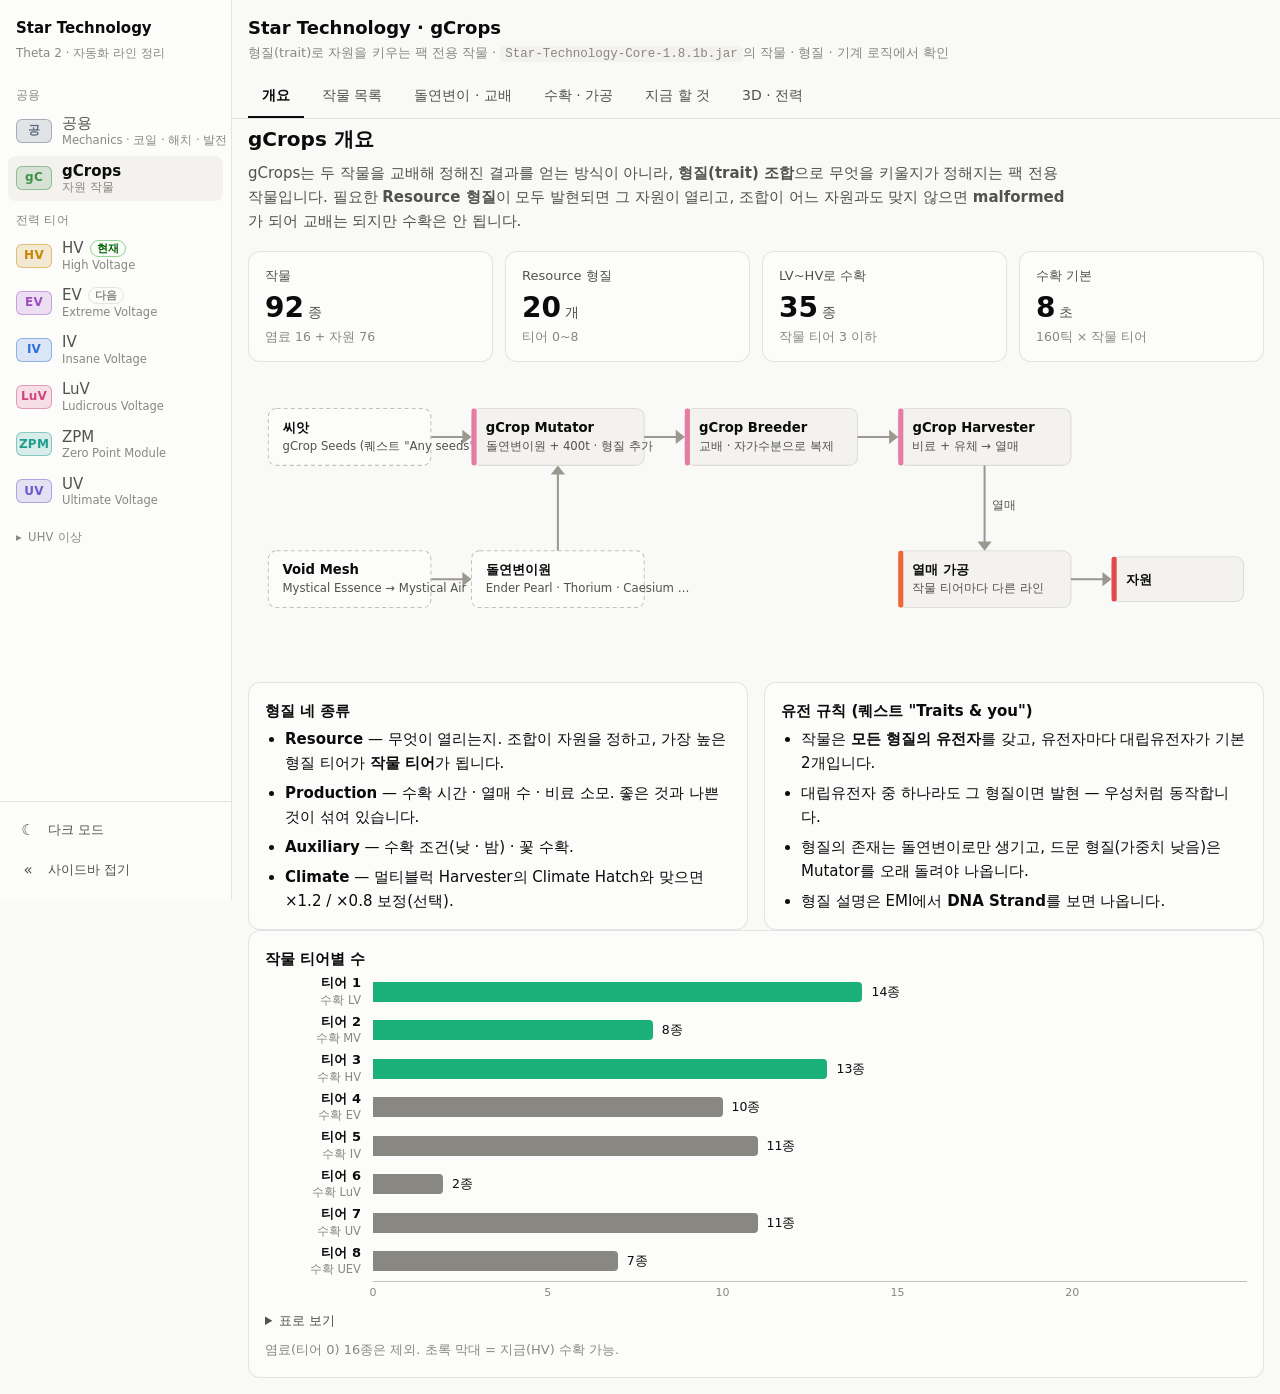
<file: gcrops.html>
<!doctype html>
<html lang="ko">
<head>
<meta charset="utf-8">
<meta name="viewport" content="width=device-width, initial-scale=1">
<title>gCrops 정리</title>
<link rel="stylesheet" href="assets/site.css">
<link rel="stylesheet" href="assets/page.css">
<script src="assets/shell.js"></script>
</head>
<body data-tier="gCrops">
<header>
  <div class="wrap">
    <div class="top">
      <div>
        <h1>Star Technology · gCrops</h1>
        <div class="meta">형질(trait)로 자원을 키우는 팩 전용 작물 · <code>Star-Technology-Core-1.8.1b.jar</code>의 작물 · 형질 · 기계 로직에서 확인</div>
      </div>
    </div>
    <nav class="tabs" role="tablist" id="tabs"></nav>
  </div>
</header>
<main class="wrap" id="main"></main>
<div id="tip" role="tooltip"></div>
<script src="assets/charts.js"></script>
<script src="assets/layout3d.js"></script>
<script src="assets/power.js"></script>
<script src="assets/page.js"></script>
<script>
const S = { topic: 'overview', sub: {}, cropTier: 'all', farmLv: 1, layGhost: true, layPipes: true, layLabels: true };
Object.assign(TIER, {
  LVc: { c: 'var(--s3)', name: 'LV 기계' }, HVc: { c: 'var(--s2)', name: 'HV 기계' },
  G: { c: 'var(--s5)', name: 'gCrop 기계' }, GOAL: { c: 'var(--s8)', name: '결과물' },
});
const TN = ['ULV', 'LV', 'MV', 'HV', 'EV', 'IV', 'LuV', 'ZPM', 'UV', 'UHV', 'UEV'];
// StarTGCropItems.tierVoltages: 작물 티어 → 전압 (7 → UV, 8 → UEV)
const TV = [0, 1, 2, 3, 4, 5, 6, 8, 10];
const HAVE = 3;   // 지금 기지 = HV

/* StarTTraitData: [id, 티어, 가중치] — 가중치가 낮을수록 돌연변이로 잘 안 나옴 */
const RES = [['Charred', 0, 3000], ['Vibrant', 0, 3000], ['Tough', 0, 3000], ['Fluorescent', 0, 3000], ['Metallic', 1, 2500], ['Crystalline', 1, 2500], ['Dusty', 1, 2500], ['Woody', 1, 500],
  ['Coarse', 2, 2000], ['Shiny', 2, 2000], ['Illuminating', 3, 2000], ['Mineralic', 3, 2000], ['Sulfuric', 4, 1500], ['Aetheric', 4, 1500], ['Energetic', 5, 1000], ['Adaptive', 5, 1000],
  ['Apothic', 6, 500], ['Siliceous', 7, 200], ['Decaying', 7, 200], ['Infernal', 8, 200]];
const TT = Object.fromEntries(RES.map(([n, t]) => [n, t]));
// 수확 로직(GCropHarvesterLogic)에서 읽은 효과
const PROD = [
  ['Quickened', 1, '시간 ×0.9'], ['Thirsty', 1, '유체 ×1.2 (나쁨)'], ['Speedy', 2, '시간 ×0.9'], ['Slow', 2, '시간 ×1.2 (나쁨)'],
  ['Fast', 3, '시간 ×0.9'], ['Stunted', 3, '시간 ×1.2 (나쁨)'], ['Gluttonous', 3, '비료 · 유체 ×1.2 (나쁨)'], ['Enormous', 4, '60% 확률로 최대 +2'],
  ['Shriveled', 4, '최대 −3 · 최소 −2 (나쁨)'], ['Branching', 5, '60% ×3번 최대 +2 · 70% ×2번 최소 +1'], ['Proliferating', 5, '최소 +4 · 최대 +2 / 비료 · 유체 ×2 · 시간 ×1.15'],
  ['Empowered', 6, '필요 전압 −1 티어'], ['Sprawling', 7, '열매 ×8 / 비료 · 유체 ×10 · 시간 ×1.6'], ['Autotroph', 7, '열매 ×4 / 비료 · 유체 ×3 · 시간 ×5'],
];
const AUX = [['Nocturnal', 2, '밤에만 수확'], ['Diurnal', 4, '낮 · 밤 무관'], ['Early', 4, '꽃 수확 · 시간 ×0.7']];
const CLIM = ['Frosty', 'Scorching', 'Tropical', 'Desertic', 'Damp'];
// GCropMutatorLogic.findTraitTier: 아이템 = 목록 순서 + 1, 유체 = 목록 순서 + 2
const MUTAGEN = [
  [1, 'Ender Pearl dust', '—'], [2, 'Thorium dust', 'Arsenic 1000mB'], [3, 'Caesium dust', 'Fluorine 1000mB'], [4, 'Tantalum dust', 'Radon 1000mB'],
  [5, 'Uranium-235 dust', 'Indium Gallium Phosphide 1000mB'], [6, 'Purified Naquadah dust', 'Naquadria 1000mB'], [7, 'Fermium dust', 'Echo-R 1000mB'], [8, 'Polonium dust', 'BEC-Og 1000mB'],
];

/* StarTGCropData: [자원, 형태, 형질] — 형태 D=dust, G=gem, O=raw ore, L=fluid */
const CROPS = `iron D Fluorescent+Metallic|copper D Vibrant+Tough+Metallic|zinc D Vibrant+Metallic|tin D Metallic|lead D Charred+Metallic|nether_quartz G Crystalline|diamond G Vibrant+Crystalline|amethyst G Charred+Vibrant+Fluorescent+Crystalline|lapis G Charred+Vibrant+Crystalline|emerald G Tough+Fluorescent+Crystalline|redstone D Charred+Vibrant+Tough+Dusty|sulfur D Vibrant+Tough+Dusty|glowstone D Dusty|ender_pearl G Charred+Fluorescent+Crystalline|gold D Tough+Metallic+Shiny|silver D Fluorescent+Metallic+Shiny|coal G Charred+Crystalline+Coarse|sodalite O Charred+Vibrant+Metallic+Coarse|pentlandite O Vibrant+Tough+Metallic+Coarse|realgar G Charred+Vibrant+Tough+Crystalline+Coarse|ruby G Charred+Vibrant+Tough+Crystalline+Shiny|sapphire G Vibrant+Crystalline+Shiny|spessartine G Vibrant+Tough+Crystalline+Illuminating|apatite G Vibrant+Crystalline+Illuminating|monazite G Charred+Tough+Fluorescent+Crystalline+Illuminating|topaz G Vibrant+Tough+Crystalline+Shiny+Illuminating|certus_quartz G Charred+Vibrant+Tough+Fluorescent+Crystalline+Shiny+Illuminating|lepidolite O Charred+Vibrant+Tough+Metallic+Coarse+Mineralic|pyrochlore O Vibrant+Metallic+Coarse+Mineralic|pyrolusite O Charred+Fluorescent+Metallic+Coarse+Mineralic|magnesite O Metallic+Coarse+Mineralic|cobaltite O Charred+Vibrant+Metallic+Shiny+Mineralic|vanadium_magnetite O Charred+Metallic+Shiny+Mineralic|chromite O Tough+Fluorescent+Metallic+Shiny+Mineralic|rare_earth D Vibrant+Fluorescent+Dusty+Shiny+Illuminating+Mineralic|zavaritskite O Charred+Metallic+Shiny+Mineralic+Sulfuric|beryllium O Vibrant+Metallic+Coarse+Mineralic+Aetheric|barite O Tough+Metallic+Coarse+Mineralic+Sulfuric|chalcopyrite O Fluorescent+Metallic+Coarse+Mineralic+Sulfuric|bornite O Vibrant+Metallic+Shiny+Mineralic+Sulfuric|pollucite O Fluorescent+Metallic+Shiny+Mineralic+Aetheric|cassiterite O Tough+Metallic+Coarse+Mineralic+Aetheric|tantalite O Charred+Metallic+Shiny+Mineralic+Aetheric|nether_air L Charred+Crystalline+Illuminating+Sulfuric|ender_air L Fluorescent+Crystalline+Illuminating+Aetheric|tungstate O Vibrant+Tough+Fluorescent+Metallic+Coarse+Mineralic+Aetheric+Adaptive|ilmenite O Charred+Tough+Metallic+Coarse+Mineralic+Sulfuric+Energetic|sheldonite O Tough+Metallic+Shiny+Mineralic+Sulfuric+Adaptive|molybdenite O Vibrant+Fluorescent+Dusty+Shiny+Mineralic+Sulfuric+Adaptive|bauxite O Vibrant+Tough+Metallic+Coarse+Mineralic+Sulfuric+Adaptive|pitchblende O Charred+Vibrant+Dusty+Coarse+Mineralic+Sulfuric+Energetic|bastnasite O Charred+Metallic+Coarse+Mineralic+Aetheric+Adaptive|blaze L Charred+Dusty+Shiny+Illuminating+Aetheric+Energetic|blizz L Vibrant+Dusty+Shiny+Illuminating+Aetheric+Energetic|basalz L Tough+Dusty+Shiny+Illuminating+Aetheric+Energetic|blitz L Fluorescent+Dusty+Shiny+Illuminating+Aetheric+Energetic|naquadah O Charred+Tough+Metallic+Crystalline+Shiny+Mineralic+Sulfuric+Energetic+Apothic|debris D Charred+Tough+Metallic+Coarse+Mineralic+Sulfuric+Adaptive+Apothic|titanite L Metallic+Shiny+Mineralic+Aetheric+Energetic+Siliceous|xenotime L Vibrant+Tough+Crystalline+Shiny+Illuminating+Sulfuric+Energetic+Apothic+Siliceous|zapolite D Charred+Vibrant+Fluorescent+Metallic+Coarse+Mineralic+Sulfuric+Adaptive+Apothic+Siliceous|lautarite O Charred+Vibrant+Dusty+Coarse+Illuminating+Aetheric+Energetic+Apothic+Siliceous|crookesite O Tough+Fluorescent+Dusty+Shiny+Mineralic+Sulfuric+Adaptive+Siliceous|kitkaite O Fluorescent+Dusty+Coarse+Mineralic+Aetheric+Adaptive+Siliceous|celestine O Vibrant+Fluorescent+Dusty+Coarse+Mineralic+Aetheric+Adaptive+Siliceous|neptunium D Charred+Vibrant+Dusty+Shiny+Illuminating+Sulfuric+Adaptive+Apothic+Decaying|fermium D Vibrant+Dusty+Shiny+Illuminating+Aetheric+Adaptive+Decaying|einsteinium_253 D Tough+Dusty+Shiny+Illuminating+Sulfuric+Energetic+Decaying|plutonium_241 D Charred+Vibrant+Tough+Dusty+Shiny+Illuminating+Sulfuric+Energetic+Apothic+Decaying|ancient_netherite D Charred+Tough+Metallic+Coarse+Mineralic+Sulfuric+Adaptive+Apothic+Siliceous+Infernal|mythril D Charred+Tough+Metallic+Shiny+Illuminating+Sulfuric+Adaptive+Apothic+Siliceous+Infernal|adamantine D Charred+Fluorescent+Metallic+Shiny+Illuminating+Sulfuric+Energetic+Siliceous+Infernal|estalt D Charred+Vibrant+Tough+Metallic+Shiny+Mineralic+Sulfuric+Energetic+Siliceous+Infernal|isovol D Charred+Vibrant+Metallic+Shiny+Illuminating+Aetheric+Adaptive+Decaying+Infernal|calamatium D Charred+Metallic+Shiny+Illuminating+Aetheric+Adaptive+Apothic+Decaying+Infernal|atomic_nether_sludge D Charred+Vibrant+Tough+Dusty+Coarse+Mineralic+Sulfuric+Energetic+Apothic+Decaying+Infernal`
  .split('|').map(r => { const [id, f, tr] = r.split(' '); const traits = tr.split('+'); return { id, f, traits, tier: Math.max(0, ...traits.map(t => TT[t])) }; });
const FORM = { D: 'dust', G: 'gem', O: 'raw ore', L: 'fluid' };
const nice = id => id.split('_').map(w => w[0].toUpperCase() + w.slice(1)).join(' ');
// 지금 기지의 병목(HV · EV 페이지)과 겹치는 작물
const WANT = { diamond: '보석 발전 연료 (Diatron)', glowstone: 'HV 병목 · Glowstone', sulfur: '황산 · 과황산', redstone: '회로 · Redstone', pentlandite: 'Nickel · Platinum 부산물', sheldonite: 'Platinum 그룹 (Cooperite)', tungstate: 'Tungsten (IV 준비)', ilmenite: 'Titanium', bauxite: 'Aluminium · Titanium', pitchblende: 'Uranium (핵분열)', naquadah: 'Naquadah (LuV 이후)', rare_earth: 'Neodymium 등' };

const TOPICS = [
  { id: 'overview', name: '개요' },
  { id: 'crops', name: '작물 목록' },
  { id: 'mutate', name: '돌연변이 · 교배' },
  { id: 'harvest', name: '수확 · 가공' },
  { id: 'plan', name: '지금 할 것' },
  { id: 'build', name: '3D · 전력', subs: [['lab', '연구소 3D'], ['farm', '농장 3D'], ['power', '전력 · 64A']] },
];

function viewOverview() {
  const byT = [1, 2, 3, 4, 5, 6, 7, 8].map(t => CROPS.filter(c => c.tier === t).length);
  return `
  <h2>gCrops 개요</h2>
  <p class="lead">gCrops는 두 작물을 교배해 정해진 결과를 얻는 방식이 아니라, <b>형질(trait) 조합</b>으로 무엇을 키울지가 정해지는 팩 전용 작물입니다. 필요한 <b>Resource 형질</b>이 모두 발현되면 그 자원이 열리고, 조합이 어느 자원과도 맞지 않으면 <b>malformed</b>가 되어 교배는 되지만 수확은 안 됩니다.</p>
  <div class="tiles">
    ${tile('작물', CROPS.length + 16, '종', '염료 16 + 자원 76')}
    ${tile('Resource 형질', RES.length, '개', '티어 0~8')}
    ${tile('LV~HV로 수확', CROPS.filter(c => c.tier <= HAVE).length, '종', '작물 티어 3 이하')}
    ${tile('수확 기본', '8', '초', '160틱 × 작물 티어')}
  </div>
  ${flow({
    label: 'gCrops 흐름', h: 300,
    nodes: [
      { id: 'seed', x: 20, y: 30, w: 160, t: '씨앗', s: 'gCrop Seeds (퀘스트 "Any seeds")', k: 'src' },
      { id: 'mut', x: 220, y: 30, w: 170, t: 'gCrop Mutator', s: '돌연변이원 + 400t · 형질 추가', k: 'G' },
      { id: 'br', x: 430, y: 30, w: 170, t: 'gCrop Breeder', s: '교배 · 자가수분으로 복제', k: 'G' },
      { id: 'hv', x: 640, y: 30, w: 170, t: 'gCrop Harvester', s: '비료 + 유체 → 열매', k: 'G' },
      { id: 'pr', x: 640, y: 170, w: 170, t: '열매 가공', s: '작물 티어마다 다른 라인', k: 'HVc' },
      { id: 'out', x: 850, y: 176, w: 130, h: 44, t: '자원', k: 'GOAL' },
      { id: 'mg', x: 220, y: 170, w: 170, t: '돌연변이원', s: 'Ender Pearl · Thorium · Caesium …', k: 'src' },
      { id: 'air', x: 20, y: 170, w: 160, t: 'Void Mesh', s: 'Mystical Essence → Mystical Air', k: 'src' },
    ],
    edges: [
      { a: 'seed', b: 'mut' }, { a: 'mut', b: 'br' }, { a: 'br', b: 'hv' }, { a: 'hv', b: 'pr', l: '열매' }, { a: 'pr', b: 'out' },
      { a: 'mg', b: 'mut', fs: 't', ts: 'b' }, { a: 'air', b: 'mg' },
    ],
  })}
  <div class="grid2">
    <div class="card"><h3>형질 네 종류</h3><ul class="pts">
      <li><b>Resource</b> — 무엇이 열리는지. 조합이 자원을 정하고, 가장 높은 형질 티어가 <b>작물 티어</b>가 됩니다.</li>
      <li><b>Production</b> — 수확 시간 · 열매 수 · 비료 소모. 좋은 것과 나쁜 것이 섞여 있습니다.</li>
      <li><b>Auxiliary</b> — 수확 조건(낮 · 밤) · 꽃 수확.</li>
      <li><b>Climate</b> — 멀티블럭 Harvester의 Climate Hatch와 맞으면 ×1.2 / ×0.8 보정(선택).</li>
    </ul></div>
    <div class="card"><h3>유전 규칙 (퀘스트 "Traits &amp; you")</h3><ul class="pts">
      <li>작물은 <b>모든 형질의 유전자</b>를 갖고, 유전자마다 대립유전자가 기본 2개입니다.</li>
      <li>대립유전자 중 하나라도 그 형질이면 발현 — 우성처럼 동작합니다.</li>
      <li>형질의 존재는 돌연변이로만 생기고, 드문 형질(가중치 낮음)은 Mutator를 오래 돌려야 나옵니다.</li>
      <li>형질 설명은 EMI에서 <b>DNA Strand</b>를 보면 나옵니다.</li>
    </ul></div>
  </div>
  <div class="card"><h3>작물 티어별 수</h3>
    ${hbar(byT.map((n, i, _a, t = i + 1) => ({ label: `티어 ${t}`, sub: `수확 ${TN[TV[t]]}`, value: n, color: t <= HAVE ? 'var(--s3)' : 'var(--s9, var(--muted))', text: `${n}종` })), { cols: ['작물 티어', '작물 수'] })}
    <p class="sub" style="margin:8px 0 0">염료(티어 0) 16종은 제외. 초록 막대 = 지금(HV) 수확 가능.</p>
  </div>`;
}

function viewCrops() {
  const f = S.cropTier;
  const list = CROPS.filter(c => f === 'all' || (f === 'now' ? c.tier <= HAVE : c.tier === +f));
  const btn = (v, n) => `<button data-ct="${v}" aria-pressed="${f === v}">${n}</button>`;
  return `
  <h2>작물 목록</h2>
  <p class="lead">자원 작물 ${CROPS.length}종과 필요한 Resource 형질입니다. <b>작물 티어</b> = 형질 중 가장 높은 티어이고, 그 티어의 전압으로 돌연변이 · 수확합니다(Empowered면 한 단계 아래).</p>
  <div class="seg" id="ctf" role="group" aria-label="작물 티어">${btn('all', '전체')}${btn('now', 'HV까지')}${[1, 2, 3, 4, 5, 6, 7, 8].map(t => btn(String(t), 'T' + t)).join('')}</div>
  <div class="card"><div class="tscroll"><table>
    <thead><tr><th>자원</th><th>형태</th><th class="n">티어</th><th>수확 전압</th><th>필요 형질</th><th>쓰임</th></tr></thead>
    <tbody>${list.map(c => `<tr><td><b>${esc(nice(c.id))}</b></td><td>${FORM[c.f]}</td><td class="n">${c.tier}</td><td>${TN[TV[c.tier]]}</td>
      <td>${c.traits.map(t => `<span style="white-space:nowrap">${esc(t)}<small style="color:var(--muted)">${TT[t]}</small></span>`).join(' · ')}</td><td>${esc(WANT[c.id] || '')}</td></tr>`).join('')}</tbody></table></div>
    <p class="sub" style="margin:10px 0 0">Sheldonite 작물의 결과물은 Cooperite로 처리됩니다(jar). Nether · Ender Air는 한 번에 10배, Atomic Nether Sludge는 8배.</p></div>`;
}

function viewMutate() {
  return `
  <h2>돌연변이 · 교배</h2>
  <p class="lead">새 형질은 <b>Mutator</b>에서만 생깁니다. 넣은 돌연변이원의 티어까지의 형질이 나올 수 있고, 레시피는 <b>400틱 · 그 형질 티어의 전압</b>입니다(<code>GCropMutatorLogic</code>). 원하는 형질이 나오면 <b>Breeder</b>로 교배 · 자가수분해 늘립니다.</p>
  <div class="card"><h3>돌연변이원 → 형질 티어</h3>
    <p class="sub">아이템(dust 1개) 또는 유체(1000mB). 둘 다 넣으면 높은 쪽. Mystical Air 1000mB를 함께 쓰는 변형 레시피도 있습니다.</p>
    <div class="tscroll"><table><thead><tr><th class="n">형질 티어</th><th>아이템</th><th>유체</th><th>Mutator 전압</th><th>이 티어에 열리는 Resource 형질</th></tr></thead>
    <tbody>${MUTAGEN.map(([t, i, fl]) => `<tr${t <= HAVE ? ' style="background:color-mix(in srgb, var(--good) 8%, transparent)"' : ''}><td class="n"><b>${t}</b></td><td>${esc(i)}</td><td>${esc(fl)}</td><td>${TN[TV[t]]}</td><td>${RES.filter(r => r[1] === t).map(r => r[0]).join(' · ')}</td></tr>`).join('')}</tbody></table></div>
    <p class="sub" style="margin:10px 0 0">티어 0 형질(Charred · Vibrant · Tough · Fluorescent)은 돌연변이원 없이 나옵니다. 초록 줄 = 지금 쓸 수 있음.</p></div>
  <div class="grid2">
    <div class="card"><h3>형질 가중치 (나오기 쉬운 정도)</h3>
      ${hbar(RES.map(([n, t, w]) => ({ label: n, sub: 'T' + t, value: w, color: t <= HAVE ? 'var(--s3)' : 'var(--s7)', text: fmt(w, 0) })), { cols: ['형질', '가중치'] })}
    </div>
    <div class="card"><h3>기계</h3><ul class="pts">
      <li><b>단일 블록</b> Mutator · Breeder · Harvester: LV~UIV. 작업대 제작 — Hull + 그 티어 회로 · Motor · Robot Arm · Conveyor(Mutator는 Field Generator · Pump) (<code>gcrop_machines.js</code>).</li>
      <li><b>멀티블럭</b> gCrop Mutator · Breeder · Harvester: EV 단일 블록 + IV 회로 + Tungstensteel / Titanium Tungsten Carbide 판. 멀티블럭 Harvester는 열매를 전부 거두고 Climate Hatch를 받습니다.</li>
      <li><b>Climate Hatch</b>: Assembly Line(LuV). Climate 형질과 맞으면 보정.</li>
      <li><b>Genome Operator</b>(UHV Assembly Line): 게놈을 뽑아 직접 편집.</li>
      <li><b>Void Mesh</b>: Steel 판 + String Mesh + MV 회로. Mystical Essence → Mystical Air.</li>
    </ul></div>
  </div>`;
}

function viewHarvest() {
  const dur = t => 160 * Math.max(1, t) / 20;
  return `
  <h2>수확 · 가공</h2>
  <p class="lead">Harvester 레시피는 작물마다 형질로 바뀝니다(퀘스트: "JEI 레시피에 속지 말 것"). 기본값은 <code>GCropHarvesterLogic</code>에서 읽었습니다.</p>
  <div class="grid2">
    <div class="card"><h3>기본 수확</h3><ul class="pts">
      <li>시간 = <b>160틱 × 작물 티어</b>(티어 0은 160틱). 전압 = 작물 티어 전압(티어 7 → UV, 8 → UEV).</li>
      <li>열매 <b>1~4개</b>(범위 출력). 작물 자체는 확률로 소모 — 티어마다 7.5%(추정, <code>chancedInput 750 × 티어</code>).</li>
      <li>비료 · 유체: 작물 티어보다 낮은 등급 비료를 쓰면 <b>한 단계마다 ×4</b>(아이템 1 → 4 → 16, 유체 100mB → 400 → …). 비료는 NPK Solution → Nutrient Rich Fertilizer → Biostimulating Mixture ${EMI}.</li>
      <li>Diurnal이 없으면 낮에만, Nocturnal이면 밤에만 동작 ${EMI}.</li>
    </ul></div>
    <div class="card"><h3>작물 티어별 기본 주기</h3>
      ${hbar([1, 2, 3, 4, 5, 6, 7, 8].map(t => ({ label: `티어 ${t}`, sub: TN[TV[t]], value: dur(t), color: t <= HAVE ? 'var(--s3)' : 'var(--s7)', text: `${fmt(dur(t), 0)}초` })), { cols: ['작물 티어', '초'] })}
    </div>
  </div>
  <div class="card"><h3>Production 형질 효과</h3>
    <div class="tscroll"><table><thead><tr><th>형질</th><th class="n">티어</th><th>효과</th></tr></thead>
    <tbody>${PROD.map(([n, t, e]) => `<tr><td><b>${n}</b></td><td class="n">${t}</td><td>${esc(e)}</td></tr>`).join('')}
    ${AUX.map(([n, t, e]) => `<tr><td><b>${n}</b> <small style="color:var(--muted)">Auxiliary</small></td><td class="n">${t}</td><td>${esc(e)}</td></tr>`).join('')}
    <tr><td><b>${CLIM.join(' · ')}</b> <small style="color:var(--muted)">Climate</small></td><td class="n">1</td><td>Climate Hatch와 맞으면 항목별 ×1.2 / ×0.8</td></tr></tbody></table></div>
    <p class="sub" style="margin:10px 0 0">시간 형질은 곱연산이라 Quickened + Speedy + Fast = ×0.73. Sprawling · Autotroph는 열매가 크게 늘지만 비료 소모도 같이 늘어 비료 라인이 먼저 필요합니다.</p></div>
  <div class="card"><h3>열매 가공 라인 (작물 티어별)</h3>
    <p class="sub">결과물 형태는 작물의 형태를 따릅니다 — dust 작물은 dust, gem은 gem, ore는 <b>raw ore</b>(기존 광석 라인으로), fluid는 유체. 열매 하나당 수율은 ${EMI}.</p>
    <div class="tscroll"><table><thead><tr><th class="n">티어</th><th>라인 (<code>GCropRecipes.runRecipeGen</code>)</th><th>부산물</th></tr></thead><tbody>
      <tr><td class="n">0</td><td>Extractor(pigment) → Fluid Solidifier(dilution) → 염료</td><td>—</td></tr>
      <tr><td class="n">1</td><td>Extractor → <b>extract 4000mB</b> → Centrifuge(1000mB씩) → 자원</td><td>Poor Mineral-Rich Bio Waste → Chemical Reactor</td></tr>
      <tr><td class="n">2</td><td>Forge Hammer → Fruit Pulp ×4 → Polarizer(charging) → EM Separator → 자원</td><td>Poor Charged Bio Waste → Electrolyzer</td></tr>
      <tr><td class="n">3</td><td>Cutter(slicing) → Brewery → Tincture → Distillation → Concentrated Extract → Fluid Solidifier</td><td>Chemical Reactor</td></tr>
      <tr><td class="n">4</td><td>Brewery 계열 + Chemical Reactor</td><td>—</td></tr>
      <tr><td class="n">5</td><td>Fruit Popping → Concentrate Separation</td><td>—</td></tr>
      <tr><td class="n">6</td><td>Shredding → Pulp Compression → Tincture Separation</td><td>—</td></tr>
      <tr><td class="n">7~8</td><td>Fruit Compression → Composite Extraction · Crystallization</td><td>—</td></tr>
    </tbody></table></div></div>`;
}

function viewPlan() {
  const now = CROPS.filter(c => c.tier <= HAVE && WANT[c.id]);
  return `
  <h2>지금 할 것 (HV)</h2>
  ${callout('ok', '✓', `<b>다이아몬드 작물이 보석 발전의 답입니다.</b> Diamond = <b>Vibrant(0) + Crystalline(1)</b> → 작물 티어 1, <b>LV Harvester</b>로 8초마다 열매 1~4개. 돌연변이원은 <b>Ender Pearl dust</b> 하나면 됩니다. 발전 · 플라즈마 전환 추정(<a href="common.html#power">공용 › 발전</a>)의 한계였던 "다이아몬드 시간당 ~1,400개"를 Harvester 몇 대로 채울 수 있습니다(열매 수율 ${EMI}).`)}
  <div class="card"><h3>순서</h3><ol class="pts">
    <li><b>LV~HV 단일 블록 3종</b>(Mutator · Breeder · Harvester)과 Void Mesh를 만듭니다.</li>
    <li>씨앗 → Mutator(Ender Pearl dust)로 <b>Crystalline</b>을 띄우고, Vibrant가 나올 때까지 반복 → Diamond 작물.</li>
    <li>Breeder 자가수분으로 여러 개 복제 → Harvester 여러 대. 좋은 Production 형질(Quickened · Speedy · Fast)도 같은 방식으로 붙입니다.</li>
    <li>티어 1 가공 라인(Extractor → Centrifuge) + Chemical Reactor로 부산물 처리 → Diamond → Diatron(Mixer · Autoclave) → Lapidary Dynamo.</li>
    <li>같은 설비로 <b>Glowstone</b>(Dusty 하나, 티어 1)과 <b>Sulfur</b>(티어 1)도 — HV 페이지의 병목 자원입니다.</li>
    <li>HV Mutator + <b>Caesium dust 또는 Fluorine</b>으로 티어 3 형질(Illuminating · Mineralic)까지 → <b>Rare Earth</b>(Neodymium 자석용)까지 HV에서 가능. Platinum 그룹(Sheldonite)은 티어 5라 IV.</li>
  </ol></div>
  <div class="card"><h3>HV까지 키울 수 있는 쓸모 있는 작물</h3><div class="tscroll"><table>
    <thead><tr><th>작물</th><th class="n">티어</th><th>형질</th><th>쓰임</th></tr></thead>
    <tbody>${now.map(c => `<tr><td><b>${nice(c.id)}</b></td><td class="n">${c.tier}</td><td>${c.traits.join(' + ')}</td><td>${esc(WANT[c.id])}</td></tr>`).join('')}</tbody></table></div>
    <p class="sub" style="margin:10px 0 0">나중에: Tungstate(티어 5 · IV) · Ilmenite(5) · Pitchblende(5) · Naquadah(6 · LuV) — 각 티어 페이지의 자원 탭에서 광석 라인과 비교합니다.</p></div>`;
}


/* ---------- 3D · 전력 ----------
   멀티블럭 크기 (StarTGCropMachines 패턴, 폭 × 높이 × 깊이):
   gCrop Harvester 7 × 5 × 5, gCrop Mutator 5 × 6 × 5, gCrop Breeder 9 × 5 × 9, Void Mesh 9 × 5 × 1(세로 판).
   Void Mesh: mystical_essence_harvesting 200t · VA[LV]. Mixer mystical_air_mixing: Essence 1 + Air 10,000 → Mystical Air 10,000 · 200t · VA[LV].
   Harvester 레시피 전압 = 작물 티어 전압(VA), 시간 160t × 티어. 열매 1~4개(평균 2.5). 열매 1개당 자원 수율은 EMI 확인 → 1로 가정. */
const FRUIT = 2.5, YIELD = 1;
const HV_EUT = [0, 30, 120, 480, 1920, 7680];
const FARM = [
  { k: 'diamond', t: 1, col: '--s5' },
  { k: 'glowstone', t: 1, col: '--s4' },
  { k: 'sulfur', t: 1, col: '--s2' },
  { k: 'rare_earth', t: 3, col: '--s7' },
];
const FARM_H = { diamond: [700, 1400, 2800], glowstone: [200, 400, 800], sulfur: [300, 600, 1200], rare_earth: [60, 120, 240] };
const farmRows = () => FARM.map(c => {
  const perH = FARM_H[c.k][S.farmLv], harv = perH / (FRUIT * YIELD), u = harv * 160 * c.t / 72000;
  return { ...c, perH, harv, u, n: Math.max(1, Math.ceil(u / 0.85)) };
});
const SLOTS = [];
[0, 5, 10].forEach(y => [0, 5, 10].forEach(z => [0, 8].forEach(x => SLOTS.push({ x, y, z }))));
const farmLabel = (r, k) => `${nice(r.k)} ${k + 1}`;

function layCard(aria, legend, cables) {
  const pressed = k => `aria-pressed="${S[k]}"`;
  return `<div class="card">
    <div id="layctl" style="display:flex;flex-wrap:wrap;gap:8px 14px;align-items:center;margin-bottom:12px">
      <div class="seg"><button data-act="ghost" ${pressed('layGhost')}>빈 자리</button><button data-act="pipes" ${pressed('layPipes')}>선</button><button data-act="labels" ${pressed('layLabels')}>라벨</button></div>
      <div class="seg"><button data-act="reset">기본 시점</button><button data-act="top">위에서</button><button data-act="in" aria-label="확대">＋</button><button data-act="out" aria-label="축소">－</button></div>
    </div>
    <div><canvas id="lay3d" role="img" aria-label="${aria}" style="display:block;width:100%;border-radius:8px;touch-action:none;cursor:grab"></canvas></div>
    <div class="legend">${legend.map(([c, t]) => `<span><i style="background:var(${c})"></i>${t}</span>`).join('')}${cables}</div>
  </div>`;
}
function viewLab() {
  return `
  <h2>3D · 전력</h2>${subnav()}
  <p class="lead"><b>지금(HV) 짓는 gCrop 연구소</b>입니다. 단일 블록 Mutator · Breeder · Harvester를 티어별로 한 대씩 두고, 북쪽에 <b>Void Mesh</b>(9 × 5 세로 판) → Mixer로 Mystical Air를 만듭니다. Mesh 한 대가 10초에 Essence 1개 = Mystical Air 10B라서 Mutator 수십 대분 — 한 대면 충분합니다.</p>
  ${layCard('gCrop 연구소 3D 배치도', [['--s3', 'LV'], ['--s1', 'MV'], ['--s2', 'HV'], ['--muted', '돌연변이원 · 탱크'], ['--good', '씨앗 · ME']], pwLegend(LABM(), 3))}
  <div class="grid2">
    <div class="card"><h3>배치 원칙</h3><ul class="pts">
      <li><b>북쪽: Void Mesh 줄.</b> 세로 판이라 청크 가장자리 벽처럼 세우고 옆에 Gas Collector(공기) · Mixer.</li>
      <li><b>가운데: 티어별 Mutator</b> — 돌연변이원 dust는 바로 앞 칸, 유체(Arsenic · Fluorine)는 뒤 탱크. 레시피는 400t · <b>V[티어]</b>(VA가 아닌 풀 전압)라 그 티어 기계가 꼭 필요합니다.</li>
      <li><b>남쪽: Breeder · 시험 Harvester · 가공(Extractor → Centrifuge).</b> 원하는 형질이 나오면 Breeder로 불려 농장(다음 탭)으로.</li>
      <li>씨앗은 게놈이 NBT라 ME로 이름 · 형질을 보며 관리합니다.</li>
    </ul></div>
    <div class="card"><h3>지금 할 순서</h3><ol class="steps">
      <li>Void Mesh(Steel 판 · String Mesh · MV 회로) + LV Gas Collector + Mixer.</li>
      <li>LV Mutator + Ender Pearl dust → <b>Crystalline</b>. Vibrant는 티어 0이라 돌연변이원 없이.</li>
      <li>MV · HV Mutator(Thorium/Arsenic · Caesium/Fluorine)로 좋은 Production 형질(Quickened · Speedy · Fast).</li>
      <li>HV Harvester로 Diamond 수율을 확인해 농장 탭의 가정(열매 1 = 자원 1)을 실제 값으로.</li>
    </ol></div>
  </div>`;
}
function viewFarm() {
  const rows = farmRows(), used = rows.reduce((a, r) => a + r.n, 0);
  const lvBtn = (i, t) => `<button data-flv="${i}" aria-pressed="${S.farmLv === i}">${t}</button>`;
  return `
  <h2>3D · 전력</h2>${subnav()}
  <p class="lead"><b>멀티블럭 gCrop Harvester 농장</b>(EV 단일 블록 + IV 회로로 만드는 단계)입니다. Harvester가 7 × 5 × 5라 한 청크 바닥에 2 × 3 = 6대, <b>5칸씩 3층으로 쌓아 18대</b>까지 들어갑니다. 윗면(가운데 5칸)과 바닥(7칸 전체)의 모양이 달라 층끼리 벽을 공유하지 않는 것으로 잡았습니다 ${EMI}.</p>
  <div class="seg" id="flv" role="group" aria-label="생산 목표" style="margin-bottom:12px">${lvBtn(0, '목표 작게')}${lvBtn(1, '보통')}${lvBtn(2, '크게')}</div>
  <div class="card"><h3>작물별 대수 (목표 · 시간당)</h3><div class="tscroll"><table>
    <thead><tr><th>작물</th><th class="n">티어</th><th class="n">목표 / h</th><th class="n">수확 / h</th><th class="n">기계-시간</th><th class="n">Harvester</th><th>레시피</th></tr></thead>
    <tbody>${rows.map(r => `<tr><td><span class="chip"><i style="background:var(${r.col})"></i></span> <b>${nice(r.k)}</b></td><td class="n">${r.t}</td><td class="n">${fmt(r.perH, 0)}</td><td class="n">${fmt(r.harv, 0)}</td><td class="n">${fmt(r.u, 2)}</td><td class="n"><b>${r.n}</b></td><td>${TN[TV[r.t]]} ${fmt(HV_EUT[r.t], 0)} EU/t · ${160 * r.t}t</td></tr>`).join('')}
      <tr><td><b>합계</b></td><td></td><td></td><td></td><td></td><td class="n"><b>${used} / 18</b></td><td></td></tr></tbody></table></div>
    <p class="sub" style="margin:8px 0 0">열매 평균 ${FRUIT}개 · 열매 1개 = 자원 ${YIELD}개로 가정(${EMI}). Production 형질(Quickened · Speedy · Fast = 시간 ×0.73, Sprawling 열매 ×8)이 붙으면 대수가 그만큼 줄어듭니다.</p></div>
  ${layCard('gCrop 농장 3D 배치도', FARM.map(c => [c.col, nice(c.k)]).concat([['--muted', '세로 통로']]), pwLegend(FARMM(), 5))}
  <div class="grid2">
    <div class="card"><h3>적절 전압</h3><ul class="pts">
      <li>Harvester 레시피는 <b>작물 티어 전압</b>(티어 1 = LV 30 EU/t, 티어 3 = HV 480)이라 전력은 거의 들지 않습니다. 해치 2개 멀티블럭이라 한 단계 아래 해치 2개로도 됩니다.</li>
      <li>대수를 줄이고 싶으면 OC — IV 해치 2개(LuV)면 LV 레시피를 5단계 OC(32배 빠름 · 작업당 에너지 ×32). 칸이 모자랄 때만 (전력 탭의 "1대로 줄이면").</li>
      <li><b>Climate Hatch</b>(LuV)는 층마다 한 종류 — Climate 형질이 같은 작물을 같은 층에 몰아 넣습니다.</li>
    </ul></div>
    <div class="card"><h3>배치 원칙</h3><ul class="pts">
      <li>x = 7 한 줄은 <b>세로 통로</b>: ME · 전선 · 비료 유체가 여기로 올라갑니다. 해치 · 버스는 통로 쪽 면에.</li>
      <li>Breeder(9 × 5 × 9) · Mutator(5 × 6 × 5) 멀티블럭은 연구소 청크로 — 한 대씩이면 충분합니다.</li>
      <li>열매 가공은 옆 청크(티어 1: Extractor → Centrifuge, 부산물 Chemical Reactor).</li>
    </ul></div>
  </div>`;
}
function viewGPower() {
  return `
  <h2>3D · 전력</h2>${subnav()}
  <h3 style="margin:8px 0">연구소 · HV 64A</h3>
  ${pwCard(LABM(), 3, '<li>Mutator 레시피는 V[티어](풀 전압)라 LV Mutator 32 EU/t, HV 512 EU/t. 연구소 가동률은 가정값입니다.</li>')}
  <h3 style="margin:18px 0 8px">농장 · IV 64A</h3>
  ${pwCard(FARMM(), 5, '<li>농장은 IV 64A 중 극히 일부만 씁니다 — 한계는 전력이 아니라 비료 · 유체 공급입니다.</li>')}`;
}
const LABM = () => [
  { name: 'Void Mesh', eut: 30, u: 0.3, n: 1, labels: ['Void Mesh'] },
  { name: 'Gas Collector (공기)', eut: 16, u: 0.3, n: 1, labels: ['Gas Col'] },
  { name: 'Mixer (Mystical Air)', eut: 30, u: 0.05, n: 1, labels: ['Mix-Air'] },
  { name: 'Mutator LV', eut: 32, u: 0.6, n: 1, labels: ['Mut-LV'] },
  { name: 'Mutator MV', eut: 128, u: 0.6, n: 1, labels: ['Mut-MV'] },
  { name: 'Mutator HV', eut: 512, u: 0.6, n: 1, labels: ['Mut-HV'] },
  { name: 'Breeder (전압 EMI 확인)', eut: 120, u: 0.4, n: 2, labels: ['Br-1', 'Br-2'] },
  { name: 'Harvester LV', eut: 30, u: 0.8, n: 1, labels: ['Hv-LV'] },
  { name: 'Harvester MV', eut: 120, u: 0.5, n: 1, labels: ['Hv-MV'] },
  { name: 'Harvester HV', eut: 480, u: 0.5, n: 1, labels: ['Hv-HV'] },
  { name: 'Extractor (열매 가공)', eut: 30, u: 0.3, n: 1, labels: ['Extr'] },
  { name: 'Centrifuge (extract)', eut: 30, u: 0.3, n: 1, labels: ['Cent'] },
];
const FARMM = () => farmRows().map(r => {
  const labels = [];
  for (let k = 0; k < r.n; k++) labels.push(farmLabel(r, k));
  return { name: `Harvester · ${nice(r.k)}`, eut: HV_EUT[r.t], u: r.u, n: r.n, hatch2: true, labels };
});
const PIPE = { me: { c: '--s7', n: 'ME · 유체', w: 0.09 }, beam: { c: '--s8', n: 'LaserIO', w: 0.05 } };
Object.assign(PIPE, PW_PIPES);
function buildLab() {
  const boxes = [], pipes = [];
  const box = o => (boxes.push(o), o);
  const unit = (x, z, col, label, tip) => box({ x, y: 0, z, w: 1, h: 1, d: 1, col, label, tip });
  box({ x: 0, y: -0.02, z: 0, w: 16, h: 0.02, d: 16, ghost: true, outline: true, tip: '청크 경계 16 × 16' });
  box({ x: 1, y: 0, z: 1, w: 9, h: 5, d: 1, col: '--s3', label: 'Void Mesh', tip: 'Void Mesh · 9 × 5 × 1 세로 판|mystical_essence_harvesting · 200t · LV' });
  unit(11, 1, '--s3', 'Gas Col', 'LV Gas Collector|공기 (Mixer용)');
  unit(12, 1, '--s3', 'Mix-Air', 'LV Mixer · mystical_air_mixing|Essence 1 + Air 10,000 → Mystical Air 10,000');
  unit(13, 1, '--muted', 'M-Air', 'Super Tank · Mystical Air|Mutator 특수 변이');
  [['Mut-LV', '--s3', 'Ender Pearl', 2], ['Mut-MV', '--s1', 'Thorium', 5], ['Mut-HV', '--s2', 'Caesium', 8]].forEach(([l, c, d, x]) => {
    unit(x, 4, c, l, `${l.slice(4)} gCrop Mutator|400t · V[${l.slice(4)}] · 돌연변이원 ${d}`);
    unit(x, 6, '--muted', d.slice(0, 5), `${d} dust|돌연변이원 (아이템)`);
  });
  unit(5, 7, '--muted', 'Arsenic', 'Super Tank · Arsenic|티어 2 유체 돌연변이원');
  unit(8, 7, '--muted', 'Fluorine', 'Super Tank · Fluorine|티어 3 유체 돌연변이원');
  unit(11, 4, '--good', 'Seeds', 'ME Drive · 씨앗|게놈 NBT로 관리');
  unit(12, 4, '--good', 'ME', 'ME Controller|');
  unit(2, 10, '--s1', 'Br-1', 'gCrop Breeder|교배 · 자가수분');
  unit(4, 10, '--s2', 'Br-2', 'gCrop Breeder|교배 · 자가수분');
  [['Hv-LV', '--s3', 2], ['Hv-MV', '--s1', 4], ['Hv-HV', '--s2', 6]].forEach(([l, c, x]) => unit(x, 13, c, l, `${l.slice(3)} gCrop Harvester|시험 수확 — 열매 수 · 형질 확인`));
  unit(8, 13, '--muted', 'Fert', 'Super Tank · 비료 유체|NPK Solution 등 (EMI 확인)');
  unit(11, 13, '--s3', 'Extr', 'Extractor|열매 → extract 4000mB (티어 1 라인)');
  unit(12, 13, '--s3', 'Cent', 'Centrifuge|extract → 자원 + Poor Mineral-Rich Bio Waste');
  unit(14, 15, '--s2', 'HV Tr', '전원|HV 64A 배정 · 트랜스포머');
  const c = (x, z) => [x + 0.5, 1.2, z + 0.5];
  [[[12, 1], [13, 1]], [[13, 1], [8, 4]], [[5, 7], [5, 4]], [[8, 7], [8, 4]], [[11, 4], [2, 10]], [[4, 10], [6, 13]], [[6, 13], [11, 13]], [[8, 13], [2, 13]]]
    .forEach(([a, b]) => pipes.push({ type: 'me', pts: [c(...a), c(...b)] }));
  return { boxes, pipes };
}
function buildFarm() {
  const boxes = [], pipes = [];
  const box = o => (boxes.push(o), o);
  box({ x: 0, y: -0.02, z: 0, w: 16, h: 0.02, d: 16, ghost: true, outline: true, tip: '청크 경계 16 × 16' });
  const list = [];
  farmRows().forEach(r => { for (let k = 0; k < r.n; k++) list.push({ r, k }); });
  SLOTS.forEach((s, i) => {
    const it = list[i];
    if (it) box({ x: s.x, y: s.y, z: s.z, w: 7, h: 5, d: 5, col: it.r.col, label: farmLabel(it.r, it.k), tip: `gCrop Harvester · ${nice(it.r.k)}|7 × 5 × 5 · ${s.y / 5 + 1}층 · 작물 티어 ${it.r.t}` });
    else box({ x: s.x, y: s.y, z: s.z, w: 7, h: 5, d: 5, ghost: true, tip: `빈 자리|${s.y / 5 + 1}층` });
  });
  box({ x: 7, y: 0, z: 0, w: 1, h: 15, d: 1, col: '--muted', label: '통로', tip: '세로 통로|ME · 전선 · 비료 유체' });
  box({ x: 15, y: 0, z: 15, w: 1, h: 1, d: 1, col: '--s7', label: 'IV Tr', tip: '전원|IV 64A 배정' });
  [0, 5, 10].forEach(y => pipes.push({ type: 'me', pts: [[7.5, y + 2.5, 0.5], [7.5, y + 2.5, 14.5]] }));
  pipes.push({ type: 'me', pts: [[7.5, 0.5, 0.5], [7.5, 14.5, 0.5]] });
  return { boxes, pipes };
}

const VIEWS = { overview: viewOverview, crops: viewCrops, mutate: viewMutate, harvest: viewHarvest, plan: viewPlan, build: { lab: viewLab, farm: viewFarm, power: viewGPower } };
startPage({
  key: 'gcrops-web',
  save: () => ({ cropTier: S.cropTier, farmLv: S.farmLv }),
  load: o => { if (typeof o.cropTier === 'string') S.cropTier = o.cropTier; if ([0, 1, 2].includes(o.farmLv)) S.farmLv = o.farmLv; },
  layouts: [[viewLab, () => pwWire(buildLab(), LABM(), 3, 'HV Tr')], [viewFarm, () => pwWire(buildFarm(), FARMM(), 5, 'IV Tr')]],
  mainClick: e => {
    const f = e.target.closest('#flv button'); if (f) { S.farmLv = +f.dataset.flv; render(); return true; }
    const b = e.target.closest('#ctf button'); if (!b) return false;
    S.cropTier = b.dataset.ct; render(); return true;
  },
});
</script>
</body>
</html>
</file>
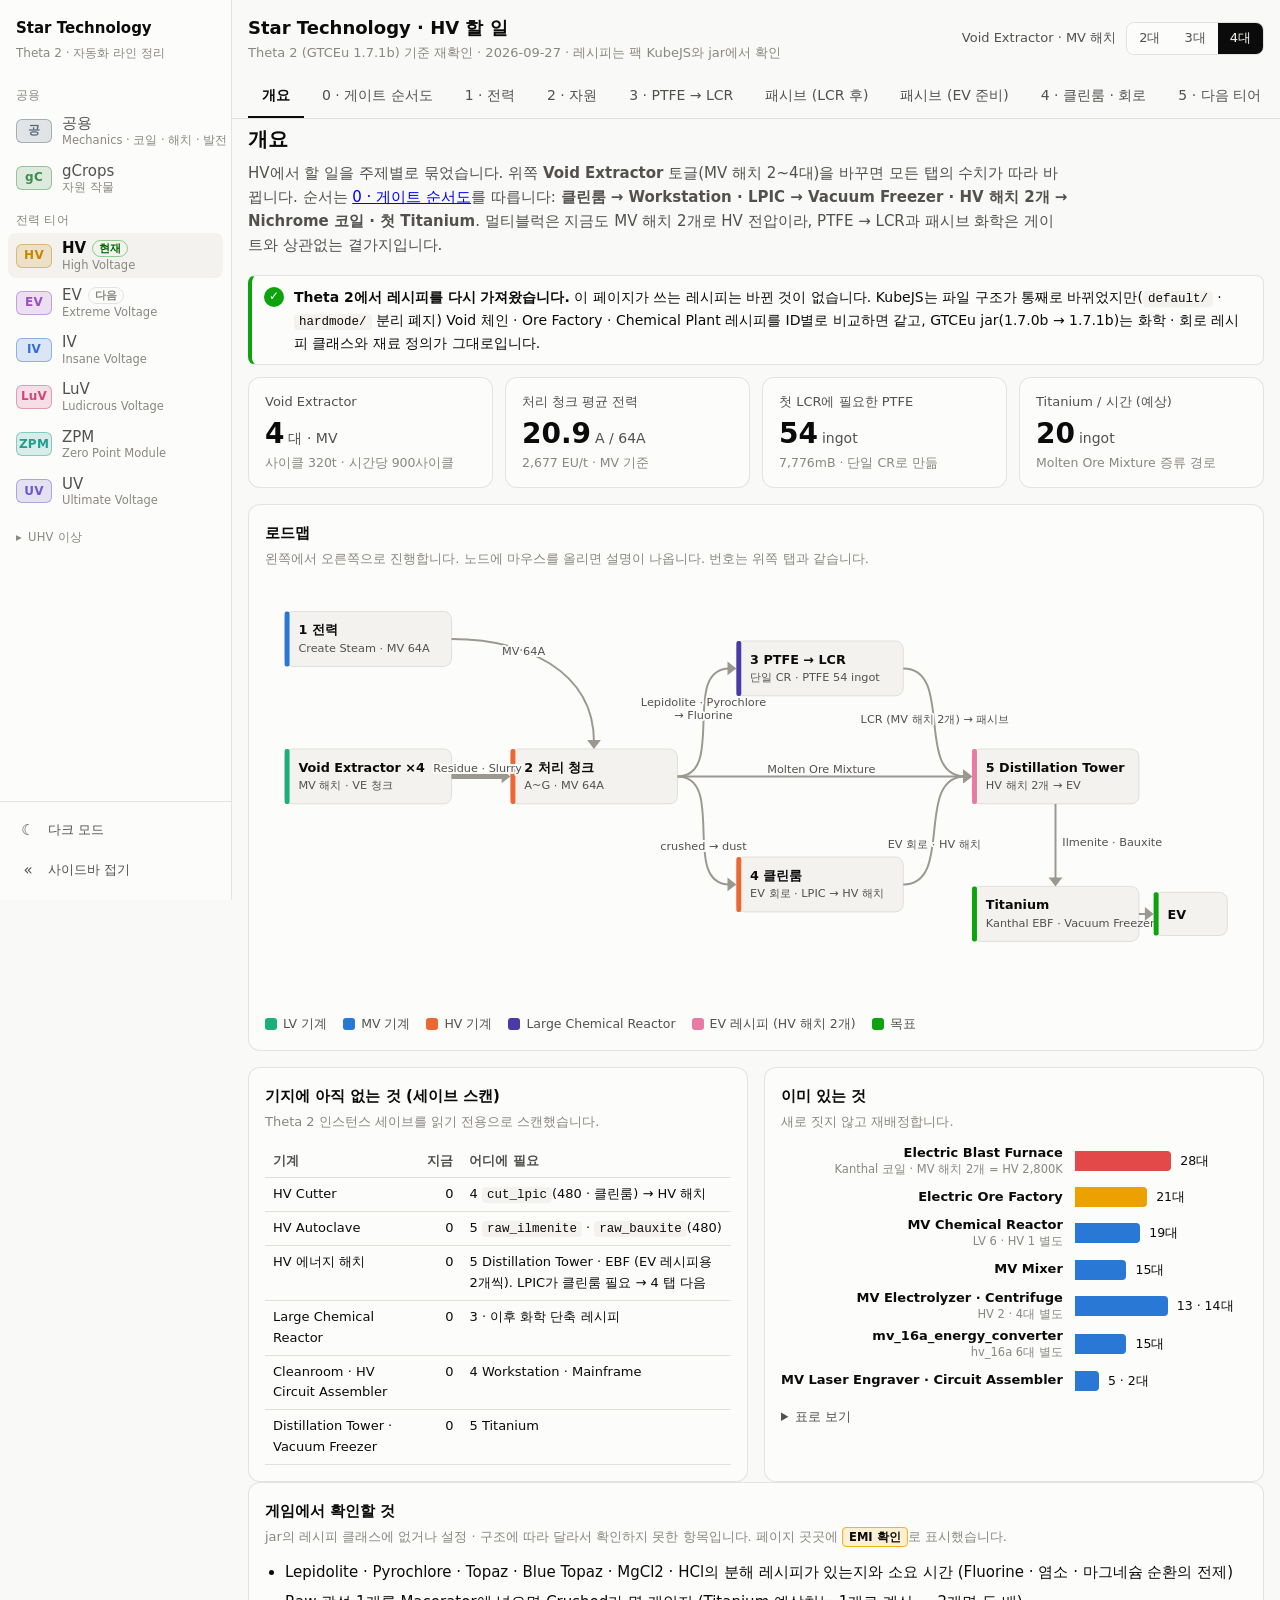
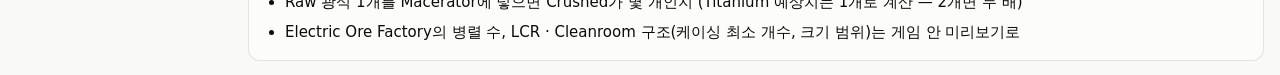
<file: hv.html>
<!doctype html>
<html lang="ko">
<head>
<meta charset="utf-8">
<meta name="viewport" content="width=device-width, initial-scale=1">
<title>HV 할 일</title>
<link rel="stylesheet" href="assets/site.css">
<link rel="stylesheet" href="assets/page.css">
<script src="assets/shell.js"></script>
</head>
<body data-tier="HV">
<header>
  <div class="wrap">
    <div class="top">
      <div>
        <h1>Star Technology · HV 할 일</h1>
        <div class="meta">Theta 2 (GTCEu 1.7.1b) 기준 재확인 · 2026-09-27 · 레시피는 팩 KubeJS와 jar에서 확인</div>
      </div>
      <div class="controls">
        <span class="ctl-label">Void Extractor · MV 해치</span>
        <div class="seg" id="ven">
          <button data-n="2">2대</button>
          <button data-n="3">3대</button>
          <button data-n="4">4대</button>
        </div>
      </div>
    </div>
    <nav class="tabs" role="tablist" id="tabs"></nav>
  </div>
</header>
<main class="wrap" id="main"></main>
<div id="tip" role="tooltip"></div>

<script src="assets/charts.js"></script>
<script src="assets/layout3d.js"></script>
<script src="assets/power.js"></script>
<script src="assets/logi3d.js"></script>
<script src="assets/page.js"></script>
<script>

/* ---------- state ---------- */
// topic = 위쪽 탭, sub = 주제 안의 하위 탭. 주소는 #topic 또는 #topic/sub.
const S = { veN: 4, peN: 1, lcrEv: false, topic: 'overview', sub: {}, layGhost: true, layPipes: true, layLabels: true };
// 예전 탭 주소(ev.html 등에서 링크)를 새 구조로 옮긴다
const ALIAS = { void: 'resource/void', crushed: 'resource/crushed', persulfate: 'resource/persulfate', layout: 'resource/chunk', c2f4: 'ptfe/lcr' };

/* ---------- constants (Theta 2에서 재확인한 값) ---------- */
// Void Extractor: void_excavation/mining — LV 30 EU/t · 640t. MV 해치 = 1단계 OC → 120 EU/t · 320t.
const CYC = 320;
const CPH1 = 72000 / CYC;                             // VE 1대의 시간당 사이클
const cph = () => CPH1 * S.veN;                       // 전체 시간당 사이클
const VE_EUT = 120;
const PER_CYCLE = {
  mvCrushed: 2.8, hvCrushed: 4.2, molten: 175, silver: 1.6, calcite: 3.2, sludgeDust: 3.2,
  drilling: 5000, water: 4980, lubricant: 20, distilled: 280, persulfate: 420,
};
const ORES = [
  { n: 'Lepidolite', t: 'MV', c: 0.7, from: 'D', by: ['Lithium', 'Lithium', 'Caesium'], use: 'Lithium, Fluorine 원료' },
  { n: 'Pyrochlore', t: 'MV', c: 0.7, from: 'D', by: ['Apatite', 'Apatite', 'Calcium'], use: 'Niobium, Fluorine 원료' },
  { n: 'Pyrolusite', t: 'MV', c: 0.7, from: 'D', by: ['Manganese', 'Manganese', 'Tantalite'], use: 'Manganese' },
  { n: 'Magnesite', t: 'MV', c: 0.7, from: 'D', by: ['Magnesium', 'Magnesium', 'Cobaltite'], use: 'Magnesium (Titanium 환원제)' },
  { n: 'Beryllium', t: 'HV', c: 0.525, from: 'E', by: ['Emerald', 'Emerald', 'Beryllium'], use: 'Beryllium' },
  { n: 'Zavaritskite', t: 'HV', c: 0.525, from: 'E', by: ['Topaz', 'Blue Topaz', 'Bismuth'], use: 'Bismuth, Topaz류는 Fluorine 원료' },
  { n: 'Barite', t: 'HV', c: 0.42, from: 'F', by: ['Pyrite', 'Pyrite', 'Chalcopyrite'], use: 'Barium' },
  { n: 'Chalcopyrite', t: 'HV', c: 0.42, from: 'F', by: ['Gold', 'Pyrite', 'Cobalt'], use: 'Copper, Gold' },
  { n: 'Bornite', t: 'HV', c: 0.42, from: 'F', by: ['Gold', 'Cadmium', 'Cobalt'], use: 'Copper, Cadmium' },
  { n: 'Tantalite', t: 'HV', c: 0.63, from: 'G', by: ['Manganese', 'Niobium', 'Niobium'], use: 'Tantalum, Niobium' },
  { n: 'Pollucite', t: 'HV', c: 0.63, from: 'G', by: ['Caesium', 'Aluminium', 'Aluminium'], use: 'Caesium' },
  { n: 'Cassiterite', t: 'HV', c: 0.63, from: 'G', by: ['Tin', 'Tin', 'Bismuth'], use: 'Tin' },
];
// Fluorine per VE cycle: Ore Factory 기대 산출 1.5 dust/crushed, 부산물 확률 25% / 12.5%
const FLUORINE = [
  { n: 'Lepidolite', v: 0.7 * 1.5 / 20 * 2000, how: '1.05 dust ÷ 20 × 2000mB' },
  { n: 'Pyrochlore', v: 0.7 * 1.5 / 11 * 1000, how: '1.05 dust ÷ 11 × 1000mB' },
  { n: 'Topaz · Blue Topaz', v: 0.525 * 0.25 / 10 * 1000 + 0.525 * 0.125 / 13 * 2000, how: 'Zavaritskite 부산물 (25% / 12.5%)' },
];
const F_PER_CYCLE = FLUORINE.reduce((a, b) => a + b.v, 0);

/* 처리 단계: 청크에 두는 기계 기준 (runs = VE 사이클당 실행 횟수, dur/eut = 그 기계에서).
   A는 LV 레시피지만 전선을 MV · HV 두 계통으로 줄이려고 MV 기계에 둔다 (1단계 OC → 60t · 120 EU/t). */
const STAGES = [
  { id: 'A', m: 'Electrolyzer', t: 'MV', runs: 0.4, dur: 60, eut: 120, r: 'rare_ore_residue', what: 'Rare Ore Residue', note: 'LV 레시피 · MV 기계에서 60t' },
  { id: 'B', m: 'Centrifuge', t: 'MV', runs: 1.6, dur: 50, eut: 64, r: '*_sludge ×4', what: 'Sludge ×4' },
  { id: 'C', m: 'Electrolyzer', t: 'MV', runs: 1.6, dur: 50, eut: 120, r: 'rare_metallic_residue', what: 'Rare Metallic Residue' },
  { id: 'D', m: 'Centrifuge', t: 'MV', runs: 0.7, dur: 240, eut: 120, r: 'raw_ore_slurry', what: 'Raw Ore Slurry' },
  { id: 'E', m: 'Electrolyzer', t: 'HV', runs: 0.525, dur: 240, eut: 480, r: 'mixed_mineral_residue', what: 'Mixed Mineral Residue' },
  { id: 'F', m: 'Centrifuge', t: 'HV', runs: 0.42, dur: 230, eut: 480, r: 'sulfuric_mineral_mixture', what: 'Sulfuric Mineral Mixture' },
  { id: 'G', m: 'Centrifuge', t: 'HV', runs: 0.63, dur: 230, eut: 480, r: 'oxygenous_mineral_mixture', what: 'Oxygenous Mineral Mixture' },
];
STAGES.forEach(s => { s.busy = s.runs * s.dur; s.eu = s.busy * s.eut; });
const stage = id => STAGES.find(s => s.id === id);
const LIMIT = 0.95;                                   // 가동률 95%를 넘으면 한 대 더
const need = (busy, n) => Math.max(1, Math.ceil(busy * n / (CYC * LIMIT) - 1e-9));
const MIXER_BUSY = 64;                                // drilling_fluid (Water) 64t — VE 쪽 청크
// clusters.js: chancedOutput(개수, 기본 확률, 티어당 부스트). MV 해치 = OC 1단계
const RAW_ORES = [
  { n: 'Raw Coal', q: 2, base: 40, boost: 10 }, { n: 'Raw Gold', q: 2, base: 40, boost: 7.5 },
  { n: 'Raw Sodalite', q: 1, base: 30, boost: 10 }, { n: 'Raw Pentlandite', q: 3, base: 30, boost: 5 },
  { n: 'Raw Realgar', q: 1, base: 60, boost: 12 }, { n: 'Raw Silver', q: 2, base: 35, boost: 7.5 },
];
const rawOrePerCycle = tiers => RAW_ORES.reduce((a, o) => a + o.q * Math.min(100, o.base + o.boost * tiers) / 100, 0);

/* 청크 전력: mv_16a_energy_converter 4대 = MV 64A (8,192 EU/t).
   C1~C3 → hv_transformer_16a(승압) → HV 12A, C4 → MV 16A. 단일 블록은 돌 때 자기 전압 1A. */
const POWER = { hvA: 12, mvA: 16, totalA: 64 };
const machinesAt = (n, tier) => STAGES.filter(s => s.t === tier).reduce((a, s) => a + need(s.busy, n), 0);
const chainEU = STAGES.reduce((a, s) => a + s.eu, 0);            // VE 1사이클당
const chainEUt = n => chainEU * n / CYC;
// Distillation Tower: molten_ore_mixture — 10,000mB · 1200t · 1920 EU/t (EV). HV 에너지 해치(2A) 2개 = 4A → EV 1A로 인식
const TOWER = { in: 10000, dur: 1200, eut: 1920, hvA: 4 };
const towerRuns = n => PER_CYCLE.molten * CPH1 * n / TOWER.in;   // 시간당 증류 횟수

/* Titanium: Molten Ore Mixture 10,000mB → Molten Ilmenite 1000 · Molten Bauxite 1500 (+5종)
   Autoclave(HV): Molten X 500 + Stone Dust → Raw X. 이후는 가정: Raw 1 → Crushed 1, Ore Factory(EV 티어) 기대 1.5 dust + 4차 Rutile 7.5% */
const TI = {
  ilmRaw: 1000 / 500, bauRaw: 1500 / 500, dustPer: 1.5, quat: 0.075,
};
TI.ilmDust = TI.ilmRaw * TI.dustPer; TI.bauDust = TI.bauRaw * TI.dustPer;
TI.rutIlm = TI.ilmDust * 2 / 10 + TI.ilmRaw * TI.quat;          // rutile_from_ilmenite_fix: 10 Ilmenite + 2 Carbon → 2 Rutile
TI.rutBau = TI.bauDust / 15 + TI.bauRaw * TI.quat;              // bauxite_electrolysis: 15 Bauxite → 6 Aluminium + 1 Rutile
TI.per10k = TI.rutIlm + TI.rutBau;                              // Rutile 1 → TiCl4 1000 → Titanium 1
TI.al10k = TI.bauDust / 15 * 6;
const tiPerHour = n => towerRuns(n) * TI.per10k;

/* PTFE: 첫 LCR에 들어가는 양 (GT 재료량: plate 1 · large pipe 6 · normal pipe 3 · frame 2 ingot). 해치 8개 가정 */
const LCR_PTFE = [
  { n: 'PTFE Large Fluid Pipe ×2', s: '컨트롤러 (CRC / PMP / CHC)', mb: 2 * 6 * 144 },
  { n: 'PTFE Pipe Casing ×1', s: 'plate 4 + frame 1 + normal pipe 4', mb: (4 + 2 + 4 * 3) * 144 },
  { n: 'Chemically Inert Casing ×16', s: 'casing_ptfe_inert: PTFE 216 + Solid Steel Casing', mb: 16 * 216 },
];
const LCR_PTFE_MB = LCR_PTFE.reduce((a, b) => a + b.mb, 0);

/* ---------- topics ---------- */
TIER.EV = { c: 'var(--s5)', name: 'EV 레시피 (HV 해치 2개)' };
TIER.GOAL = { c: 'var(--good)', name: '목표' };
TIER.OK = { c: 'var(--s3)', name: '이미 있음' };
TIER.CR = { c: 'var(--s6)', name: '클린룸 안 레시피' };
TIER.GATE = { c: 'var(--critical)', name: '게이트' };
const TOPICS = [
  { id: 'overview', name: '개요' },
  { id: 'gate', name: '0 · 게이트 순서도' },
  { id: 'power', name: '1 · 전력' },
  { id: 'resource', name: '2 · 자원', subs: [['void', 'Void 체인'], ['chunk', '한 청크 배치 · 3D'], ['crushed', 'Crushed Ore'], ['persulfate', 'Sodium Persulfate']] },
  { id: 'ptfe', name: '3 · PTFE → LCR', subs: [['boot', '첫 LCR 만들기'], ['lcr', 'LCR 이후 C2F4 양산']] },
  { id: 'passive', name: '패시브 (LCR 후)', subs: [['flow', '수지 · 대수'], ['3d', '화학 청크 · 3D']] },
  { id: 'prep', name: '패시브 (EV 준비)', subs: [['metal', '금속 · 초전도'], ['chem', '피복 화학'], ['3d', '청크 · 3D']] },
  { id: 'circuit', name: '4 · 클린룸 · 회로' },
  { id: 'next', name: '5 · 다음 티어' },
  { id: 'misc', name: '6 · 기타', subs: [['multi', '멀티블럭'], ['epoxy', '에폭시']] },
];
const src = (s) => `<span class="src">${s}</span>`;

/* ---------- 개요 ---------- */
function viewOverview() {
  const n = S.veN;
  const avgA = chainEUt(n) / 128;
  return `
  <h2>개요</h2>
  <p class="lead">HV에서 할 일을 주제별로 묶었습니다. 위쪽 <b>Void Extractor</b> 토글(MV 해치 2~4대)을 바꾸면 모든 탭의 수치가 따라 바뀝니다.
  순서는 <a href="#gate">0 · 게이트 순서도</a>를 따릅니다: <b>클린룸 → Workstation · LPIC → Vacuum Freezer · HV 해치 2개 → Nichrome 코일 · 첫 Titanium</b>. 멀티블럭은 지금도 MV 해치 2개로 HV 전압이라, PTFE → LCR과 패시브 화학은 게이트와 상관없는 곁가지입니다.</p>
  ${callout('ok', '✓', `<b>Theta 2에서 레시피를 다시 가져왔습니다.</b> 이 페이지가 쓰는 레시피는 바뀐 것이 없습니다. KubeJS는 파일 구조가 통째로 바뀌었지만(<code>default/</code> · <code>hardmode/</code> 분리 폐지) Void 체인 · Ore Factory · Chemical Plant 레시피를 ID별로 비교하면 같고, GTCEu jar(1.7.0b → 1.7.1b)는 화학 · 회로 레시피 클래스와 재료 정의가 그대로입니다.`)}
  <div class="tiles">
    ${tile('Void Extractor', n, '대 · MV', `사이클 ${CYC}t · 시간당 ${fmt(cph(), 0)}사이클`)}
    ${tile('처리 청크 평균 전력', fmt(avgA, 1), `A / ${POWER.totalA}A`, `${fmt(chainEUt(n), 0)} EU/t · MV 기준`)}
    ${tile('첫 LCR에 필요한 PTFE', fmt(LCR_PTFE_MB / 144, 0), 'ingot', `${fmt(LCR_PTFE_MB, 0)}mB · 단일 CR로 만듦`)}
    ${tile('Titanium / 시간 (예상)', fmt(tiPerHour(n), 0), 'ingot', 'Molten Ore Mixture 증류 경로')}
  </div>
  <div class="card">
    <h3>로드맵</h3>
    <p class="sub">왼쪽에서 오른쪽으로 진행합니다. 노드에 마우스를 올리면 설명이 나옵니다. 번호는 위쪽 탭과 같습니다.</p>
    ${flow({
      label: 'HV 로드맵', h: 430,
      nodes: [
        { id: 'pw', x: 20, y: 30, w: 170, t: '1 전력', s: 'Create Steam · MV 64A', k: 'MV', tip: 'Create Steam PowerGen → LaserIO → mv_16a 컨버터. 보석 발전은 나중에' },
        { id: 've', x: 20, y: 170, w: 170, t: `Void Extractor ×${n}`, s: 'MV 해치 · VE 청크', k: 'LV', tip: 'Residue와 Slurry만 처리 청크로 보냄' },
        { id: 'ch', x: 250, y: 170, w: 170, t: '2 처리 청크', s: 'A~G · MV 64A', k: 'HV', tip: '16×16 청크 하나. HV 기계는 트랜스포머로 승압' },
        { id: 'pt', x: 480, y: 60, w: 170, t: '3 PTFE → LCR', s: `단일 CR · PTFE ${fmt(LCR_PTFE_MB / 144, 0)} ingot`, k: 'LCR', tip: 'HF · Chloroform · C2F4(HV CR) · PTFE를 단일 블록으로 → LCR 1대' },
        { id: 'cr', x: 480, y: 280, w: 170, t: '4 클린룸', s: 'EV 회로 · LPIC → HV 해치', k: 'HV', tip: 'EV 회로(Workstation, 120 EU/t)와 IV 회로(Mainframe, 480 EU/t), 그리고 HV 에너지 해치의 LPIC(cut_lpic · 클린룸)' },
        { id: 'ds', x: 720, y: 170, w: 170, t: '5 Distillation Tower', s: 'HV 해치 2개 → EV', k: 'EV', tip: '컨트롤러에 EV 회로 4개. HV 2A 해치 2개 = 4A → EV 레시피' },
        { id: 'ti', x: 720, y: 310, w: 170, t: 'Titanium', s: 'Kanthal EBF · Vacuum Freezer', k: 'GOAL', tip: 'TiCl4 + Magnesium → EBF 2141K → Vacuum Freezer' },
        { id: 'ev', x: 905, y: 316, w: 75, h: 44, t: 'EV', k: 'GOAL' },
      ],
      edges: [
        { a: 'pw', b: 'ch', l: 'MV 64A', fs: 'r', ts: 't', lt: 0.35 },
        { a: 've', b: 'ch', l: 'Residue · Slurry', amt: 1000 },
        { a: 'ch', b: 'pt', l: 'Lepidolite · Pyrochlore\n→ Fluorine', lt: 0.5, ly: -14 },
        { a: 'ch', b: 'cr', l: 'crushed → dust', lt: 0.5, ly: 16 },
        { a: 'pt', b: 'ds', l: 'LCR (MV 해치 2개) → 패시브', lt: 0.55, ly: -12 },
        { a: 'cr', b: 'ds', l: 'EV 회로 · HV 해치', lt: 0.5, ly: 14 },
        { a: 'ch', b: 'ds', l: 'Molten Ore Mixture', fs: 'r', ts: 'l', lt: 0.5 },
        { a: 'ds', b: 'ti', l: 'Ilmenite · Bauxite' },
        { a: 'ti', b: 'ev' },
      ],
    })}
    ${tierLegend(['LV', 'MV', 'HV', 'LCR', 'EV', 'GOAL'])}
  </div>
  <div class="grid2">
    <div class="card">
      <h3>기지에 아직 없는 것 (세이브 스캔)</h3>
      <p class="sub">Theta 2 인스턴스 세이브를 읽기 전용으로 스캔했습니다.</p>
      <div class="tscroll"><table>
        <thead><tr><th>기계</th><th class="n">지금</th><th>어디에 필요</th></tr></thead>
        <tbody>
          <tr><td>HV Cutter</td><td class="n">0</td><td>4 <code>cut_lpic</code>(480 · 클린룸) → HV 해치</td></tr>
          <tr><td>HV Autoclave</td><td class="n">0</td><td>5 <code>raw_ilmenite</code> · <code>raw_bauxite</code>(480)</td></tr>
          <tr><td>HV 에너지 해치</td><td class="n">0</td><td>5 Distillation Tower · EBF (EV 레시피용 2개씩). LPIC가 클린룸 필요 → 4 탭 다음</td></tr>
          <tr><td>Large Chemical Reactor</td><td class="n">0</td><td>3 · 이후 화학 단축 레시피</td></tr>
          <tr><td>Cleanroom · HV Circuit Assembler</td><td class="n">0</td><td>4 Workstation · Mainframe</td></tr>
          <tr><td>Distillation Tower · Vacuum Freezer</td><td class="n">0</td><td>5 Titanium</td></tr>
        </tbody></table></div>
    </div>
    <div class="card">
      <h3>이미 있는 것</h3>
      <p class="sub">새로 짓지 않고 재배정합니다.</p>
      ${hbar([
        { label: 'Electric Blast Furnace', sub: 'Kanthal 코일 · MV 해치 2개 = HV 2,800K', value: 28, color: 'var(--s8)', text: '28대' },
        { label: 'Electric Ore Factory', value: 21, color: 'var(--s4)', text: '21대' },
        { label: 'MV Chemical Reactor', sub: 'LV 6 · HV 1 별도', value: 19, color: 'var(--s1)', text: '19대' },
        { label: 'MV Mixer', value: 15, color: 'var(--s1)', text: '15대' },
        { label: 'MV Electrolyzer · Centrifuge', sub: 'HV 2 · 4대 별도', value: 27, color: 'var(--s1)', text: '13 · 14대' },
        { label: 'mv_16a_energy_converter', sub: 'hv_16a 6대 별도', value: 15, color: 'var(--s1)', text: '15대' },
        { label: 'MV Laser Engraver · Circuit Assembler', value: 7, color: 'var(--s1)', text: '5 · 2대' },
      ], { cols: ['기계', '대수'], noAxis: true })}
    </div>
  </div>
  <div class="card">
    <h3>게임에서 확인할 것</h3>
    <p class="sub">jar의 레시피 클래스에 없거나 설정 · 구조에 따라 달라서 확인하지 못한 항목입니다. 페이지 곳곳에 ${EMI}로 표시했습니다.</p>
    <ul class="pts">
      <li>Lepidolite · Pyrochlore · Topaz · Blue Topaz · MgCl2 · HCl의 분해 레시피가 있는지와 소요 시간 (Fluorine · 염소 · 마그네슘 순환의 전제)</li>
      <li>Raw 광석 1개를 Macerator에 넣으면 Crushed가 몇 개인지 (Titanium 예상치는 1개로 계산 — 2개면 두 배)</li>
      <li>Electric Ore Factory의 병렬 수, LCR · Cleanroom 구조(케이싱 최소 개수, 크기 범위)는 게임 안 미리보기로</li>
    </ul>
  </div>`;
}

/* ---------- 0 게이트 순서도 ----------
   HV 해치가 없는 지금은 MV 해치 2개 = HV 전압(480 EU/t)이 멀티블럭의 상한이다. 그래서 진짜 게이트는
   EV(1,920 EU/t) 레시피와 클린룸 레시피뿐이고, Kanthal은 MV에서 이미 만들었다.
   전압 · 온도는 GTCEu jar(재료 blast 정의, CircuitRecipes, MachineRecipeLoader)와 팩 KubeJS에서 확인. */
const COIL = { Cupronickel: 1800, Kanthal: 2700, Nichrome: 3600 };
const heat = (coil, tier) => COIL[coil] + 100 * (tier - 2);        // tier: MV=2, HV=3, EV=4 (해치 합산 전압)
const GATE_WS = [['Distillation Tower 컨트롤러', 4], ['Vacuum Freezer 컨트롤러', 2], ['EV Universal Circuit 퀘스트', 1]];
const GATE_HATCH = [['Distillation Tower', 2], ['Nichrome EBF (Kanthal 코일 그대로)', 2], ['Ore Factory · EV 티어', 2]];
const NI_COILS = 16;                                              // EBF 1대분
const NI_INGOT = NI_COILS * 8;                                    // 2x wire 1개 = ingot 1개
const NI_BLAST_T = 1300;                                          // nichrome blast: VA[EV] · 1300t / dust
// [레시피, id, blast K (0 = 해당 없음), EU/t, 돌리는 곳, 판정: now / ev / cr]
const GATE_RECIPES = [
  ['Stainless Steel', 'blast · stainless_steel', 1700, 480, 'Kanthal EBF + MV 해치 2', 'now'],
  ['Silicon Boule', 'silicon_boule', 1784, 120, 'Kanthal EBF', 'now'],
  ['Phosphorus Boule', 'phosphorus_boule', 2484, 480, 'Kanthal EBF + MV 해치 2', 'now'],
  ['Rutile (Ilmenite)', 'rutile_from_ilmenite_fix (팩)', 1700, 480, 'Kanthal EBF + MV 해치 2', 'now'],
  ['Titanium (TiCl4)', 'titanium_from_tetrachloride', 2141, 480, 'Kanthal EBF + MV 해치 2', 'now'],
  ['Hot Titanium · Hot Nichrome 냉각', 'vacuum_freezer', 0, 480, 'Vacuum Freezer + MV 해치 2', 'now'],
  ['LPIC 웨이퍼 각인', 'engrave_lpic_silicon', 0, 120, 'MV Laser Engraver · Orange 렌즈', 'now'],
  ['Workstation (EV 회로)', 'workstation_ev', 0, 120, 'MV Circuit Assembler · 클린룸 안', 'cr'],
  ['LPIC 절단', 'cut_lpic', 0, 480, 'HV Cutter · 클린룸 안 (900t)', 'cr'],
  ['Nichrome', 'blast · nichrome', 2700, 1920, 'Kanthal EBF + HV 해치 2', 'ev'],
  ['Molten Ore Mixture 증류', 'distillation_tower/molten_ore_mixture (팩)', 0, 1920, 'Distillation Tower + HV 해치 2', 'ev'],
  ['Ilmenite · Bauxite 가공', 'Ore Factory EV 티어 (팩)', 0, 1920, 'Electric Ore Factory + HV 해치 2', 'ev'],
  ['Tungstensteel · Tungsten', 'blast', 3600, 1920, 'Nichrome EBF + HV 해치 2 (EV 탭)', 'ev'],
];
const VERDICT = {
  now: ['지금 됨', 'var(--good)'],
  cr: ['클린룸 필요', 'var(--s6)'],
  ev: ['HV 해치 2개 필요', 'var(--critical)'],
};
function viewGate() {
  const ws = GATE_WS.reduce((a, [, k]) => a + k, 0);
  const hatch = GATE_HATCH.reduce((a, [, k]) => a + k, 0);
  const lpic = hatch * 2, wafer = Math.ceil(lpic / 4);
  const niHours = NI_INGOT * NI_BLAST_T / 72000;
  // 4 레인: A 회로 · 클린룸, B 해치, C Titanium, D Nichrome
  const X = [15, 262, 509, 756], W = 229;
  const Y = { r0: 26, r1: 118, r1b: 190, r2: 284, r3: 378, r4: 472, r5: 566, r6: 638, r7: 732 };
  const band = [[18, '지금 있음 (세이브 스캔)'], [110, '지금 바로 · 게이트 없음 — 멀티블럭은 MV 해치 2개 = HV 480 EU/t'], [276, '게이트 1 · Cleanroom'],
    [370, '클린룸 안 (단일 블록 기계)'], [464, '게이트 2 · 3 — 컨트롤러와 해치'], [558, 'EV 레시피 (HV 해치 2개) · 그 뒤'], [724, 'EV 진입']];
  const node = (id, lane, row, t, s, k, tip, w) => ({ id, x: X[lane], y: Y[row], w: w || W, t, s, k, tip });
  const chart = flow({
    label: 'HV 게이트 순서도', h: 800,
    nodes: [
      node('a0', 0, 'r0', 'MV Circuit Assembler ×2', 'HV 회로 (Processor Assembly)', 'OK', 'MV Circuit Assembler 2 · MV Laser Engraver 5 · LV Cutter 14 · MV Cutter 8. processor_assembly_hv (MV 120) 이미 제작'),
      node('b0', 1, 'r0', 'MV 에너지 해치 84개', '2개 = HV 전압 · HV 컨버터 6', 'OK', 'MV 2A × 2 = 4A → HV 1A (EnergyContainerList). hv_16a_energy_converter 6대'),
      node('c0', 2, 'r0', 'Void Extractor ×1', 'Molten Ore Mixture 생산 중', 'OK', 'D Centrifuge(MV)가 Raw Ore Slurry에서 Molten Ore Mixture를 이미 뽑음. Ore Factory 21대'),
      node('d0', 3, 'r0', 'Kanthal EBF', `MV 해치 2 → HV · ${fmt(heat('Kanthal', 3), 0)}K`, 'OK', `EBF 28대. 세이브에 Cupronickel · Kanthal 코일. Kanthal ${COIL.Kanthal}K + 100K × (HV − MV) = ${heat('Kanthal', 3)}K. Kanthal ingot(1800K · VA[HV])은 MV 해치 2개 + Cupronickel(1,900K)로 이미 만듦`),
      node('a1', 0, 'r1', 'Cleanroom 재료', 'Stainless 로터 · PE plate · Filter', 'HV', 'Stainless Steel 1700K · 480 EU/t → Kanthal EBF + MV 해치 2개로 지금 됨. Plascrete · Cleanroom Glass 1개당 Polyethylene plate 6'),
      node('b1', 1, 'r1', 'HV Cutter (새로)', '기지에 0대 · 클린룸 안에 둠', 'HV', 'cut_lpic이 VA[HV] 480 · 클린룸이라 LV · MV Cutter로는 못 자름. HV 부품으로 작업대 제작'),
      node('c1', 2, 'r1', 'Molten Ore Mixture 저장', '증류탑 전까지 탱크에', 'tank', '증류(EV)는 게이트 2 뒤. 그동안 나오는 양은 Super Tank에 모아 두면 증류탑이 서자마자 Titanium이 나옴'),
      node('d1', 3, 'r1', 'Nichrome dust', 'Mixer · Ni 4 + Cr 1 → 5', 'MV', `코일 ${NI_COILS}개 = Nichrome ingot ${NI_INGOT}. Nickel은 Pentlandite, Chromium은 Chromite(Void 체인 B)`),
      node('a1b', 0, 'r1b', 'Workstation 부품', 'CPU · RAM 웨이퍼 · Assembly', 'MV', 'CPU · RAM 웨이퍼 각인(MV), Processor Assembly, Diode, Electrum · Blue Alloy — 클린룸 밖에서 미리'),
      node('b1b', 1, 'r1b', 'HV 해치 부품 · LPIC 웨이퍼', 'Voltage Coil · NaK · Orange 렌즈', 'HV', `engrave_lpic_silicon: Silicon Wafer + Orange 렌즈 → LPIC Wafer (MV 120 · 900t · 클린룸 불필요). 해치 ${hatch}개 = LPIC ${lpic} = 웨이퍼 ${wafer}장. HV Voltage Coil · Sodium Potassium 1000 · Gold 케이블 2 · HV Hull`),
      node('c1b', 2, 'r1b', 'HV Autoclave (새로)', 'raw_ilmenite · 480 · 기지에 0대', 'HV', 'raw_${type}: Molten X 500 + Stone Dust → Raw X (VA[HV] 160t). 기지에는 LV 1 · MV 6대뿐. Cl · Mg · Carbon도 이 단계에서 비축'),
      node('d1b', 3, 'r1b', 'Nichrome 코일 부품', 'SS foil · Borosilicate foil', 'HV', `코일 1개: Nichrome 2x wire 8 + Stainless foil 8 + Borosilicate Glass foil 4 + Aluminium 144 (HV Assembler 480 · 팩 coils.js). Borosilicate 제작 경로는 EMI 확인`),
      { id: 'cr', x: X[0], y: Y.r2, w: X[1] + W - X[0], t: 'Cleanroom', s: '퀘스트 Cleanroom · 안에 MV Circuit Assembler + HV Cutter', k: 'GATE', tip: '컨트롤러: Item Filter 3 · Stainless Steel 로터 2 · HV Hull · HV 모터 2 · HV 회로 1. 천장 Filter Casing, 벽 Plascrete · Cleanroom Glass. 4 탭에 크기별 블록 수' },
      node('c2', 2, 'r2', 'VF · 증류탑 부품', 'HV 펌프 5 · Frostproof · SS 파이프 2', 'HV', 'Vacuum Freezer: HV 펌프 3 · Frostproof Casing · Gold 케이블 2 / Distillation Tower: Stainless Large Fluid Pipe 2 · HV 펌프 2. EV 회로만 빼고 전부 지금'),
      node('ws', 0, 'r3', `Workstation ×${ws}`, 'workstation_ev · MV 120 · 400t', 'CR', `EV 회로. 증류탑 4 · Vacuum Freezer 2 · 퀘스트 1. 퀘스트 Micro Processor Computer → EV Universal Circuit이 여기서 끝남`),
      node('lp', 1, 'r3', `LPIC ×${lpic}`, 'cut_lpic · HV Cutter 480 · 900t', 'CR', 'LPIC Wafer 1장 → LPIC 4 (VA[HV] · 클린룸)'),
      node('vf', 0, 'r4', 'Vacuum Freezer', 'EV 회로 2 · MV 해치 2로 충분', 'GATE', 'Hot ingot 냉각은 재료별 vacuum 레시피가 VA[HV] 480 (Titanium · Nichrome) → MV 해치 2개 = HV로 돎. HV 해치는 필요 없음'),
      node('hh', 1, 'r4', `HV 에너지 해치 ×${hatch}`, '2개 = EV 전압 1A', 'GATE', `energy_hatch_hv (HV Assembler 480): HV Hull · Gold 케이블 2 · LPIC 2 · HV Voltage Coil · Sodium Potassium 1000. 2개씩: ${GATE_HATCH.map(([n, k]) => `${n} ${k}`).join(' · ')}`),
      node('dt', 2, 'r4', 'Distillation Tower', 'EV 회로 4 · HV 해치 2', 'GATE', 'distillation_tower/molten_ore_mixture: 10,000mB · 1200t · EV 1,920 EU/t (팩 crystallisation.js). 출력 7종이라 7층'),
      node('ni', 3, 'r5', 'Nichrome ingot', `EBF 2700K · 1920 · ${fmt(heat('Kanthal', 4), 0)}K`, 'EV', `blast · nichrome: 2700K · VA[EV] · ${NI_BLAST_T}t. Kanthal EBF에 HV 해치 2개(EV) = ${heat('Kanthal', 4)}K. MV 해치 2개(HV)면 전압이 모자람. Hot ingot → Vacuum Freezer. ${NI_INGOT}개 = EBF 1대로 약 ${fmt(niHours, 1)}시간`),
      node('il', 2, 'r5', 'Ilmenite · Bauxite', 'Autoclave → Ore Factory EV', 'EV', 'Molten Ilmenite 1000 · Bauxite 1500 / 증류 1회 → Raw → Ore Factory EV 티어(Persulfate · 1,920 EU/t, HV 해치 2개)'),
      node('nc', 3, 'r6', `Nichrome Coil ×${NI_COILS}`, `HV Assembler · ${fmt(heat('Nichrome', 4), 0)}K`, 'HV', `Nichrome 코일 + HV 해치 2개 = ${heat('Nichrome', 4)}K → Tungsten 3600K · Tungstensteel 3000K (EV 페이지)`),
      node('ti', 2, 'r6', 'Titanium ingot', 'TiCl4 → EBF 2141K (HV) → VF', 'HV', 'rutile_from_ilmenite_fix 1700K · titanium_tetrachloride(HV CR) · titanium_from_tetrachloride 2141K VA[HV] 800t → Kanthal EBF + MV 해치 2개(2,800K)면 충분. 막는 것은 원료(증류)와 Vacuum Freezer뿐'),
      { id: 'ev', x: X[0], y: Y.r7, w: X[3] + W - X[0], t: 'EV 진입', s: 'Titanium → EV Hull · EV 기계 · EV Cutter → cut_pic(EV · 클린룸) → EV 에너지 해치', k: 'GOAL', tip: 'EV Hull = Titanium plate 8 + Aluminium 케이블 2. EV 에너지 해치의 PIC는 cut_pic(VA[EV] · 클린룸)이라 EV Cutter(Titanium)가 먼저. 이어서 ev.html#gate' },
    ],
    edges: [
      { a: 'cr', b: 'ws', fs: 'b', ts: 't', fo: -123 },
      { a: 'cr', b: 'lp', fs: 'b', ts: 't', fo: 123 },
      { a: 'ws', b: 'vf' },
      { a: 'ws', b: 'dt', fs: 'b', ts: 't', k: 18 },
      { a: 'lp', b: 'hh' },
      { a: 'hh', b: 'dt' },
      { a: 'hh', b: 'ni', fs: 'b', ts: 't', fo: 40, k: 22 },
      { a: 'hh', b: 'il', fs: 'b', ts: 'l', l: 'Ore Factory', lt: 0.6 },
      { a: 'vf', b: 'ni', fs: 'b', ts: 't', fo: -30, to: -40, k: 22, dash: true },
      { a: 'vf', b: 'ti', fs: 'b', ts: 'l', dash: true, l: 'Hot ingot', lt: 0.7 },
      { a: 'dt', b: 'il' }, { a: 'il', b: 'ti' }, { a: 'ni', b: 'nc' },
      { a: 'ti', b: 'ev', fs: 'b', ts: 't', to: 123 },
    ],
  }).replace(/(<svg[^>]*>)/, '$1' + band.map(([y, l]) => `<line x1="10" y1="${y + 2}" x2="990" y2="${y + 2}" stroke="var(--axis)" stroke-dasharray="4 5"/><text x="12" y="${y - 2}" class="elabel" style="font-weight:600">${esc(l)}</text>`).join(''));   // 띠를 먼저 그려 화살표가 위에 오게
  const verdict = v => `<span class="chip"><i style="background:${VERDICT[v][1]}"></i>${VERDICT[v][0]}</span>`;
  return `
  <h2>0 · 게이트 순서도</h2>
  <p class="lead">HV에서 할 일을 <b>막고 있는 것(게이트)</b> 기준으로 다시 짰습니다. 지금 기지에는 HV 에너지 해치가 없어서 멀티블럭은 <b>MV 해치 2개 = HV 전압(480 EU/t)</b>까지 돕니다.
  그래서 HV 해치가 없어도 되는 레시피가 생각보다 많고, 진짜 게이트는 <b>클린룸</b>, 거기서 나오는 <b>Workstation · LPIC</b>, 그리고 <b>EV(1,920 EU/t) 레시피를 여는 HV 해치 2개</b>뿐입니다.</p>
  ${callout('ok', '✓', `<b>Kanthal은 MV에서 끝났습니다.</b> Kanthal ingot은 1800K · 480 EU/t라 MV 해치 2개 + Cupronickel(1,900K)로 만들었고, Kanthal EBF + MV 해치 2개 = <b>${fmt(heat('Kanthal', 3), 0)}K</b>입니다. HV 단계의 코일은 <b>Nichrome</b>이고, 그 blast가 EV 전압이라 HV 해치 2개가 필요합니다.`)}
  <div class="tiles">
    ${tile('게이트 1', '클린룸', '', 'Workstation · LPIC의 전제')}
    ${tile('Workstation', ws, '개', GATE_WS.map(([n, k]) => `${n.split(' ')[0]} ${k}`).join(' · '))}
    ${tile('HV 에너지 해치', hatch, '개', `LPIC ${lpic}개 = LPIC 웨이퍼 ${wafer}장`)}
    ${tile('Nichrome ingot', NI_INGOT, '개', `코일 ${NI_COILS}개분 · EBF 1대 ${fmt(niHours, 1)}시간`)}
  </div>
  <div class="card">
    <h3>순서도</h3>
    <p class="sub">위에서 아래로 진행합니다. 빨간 띠가 게이트, 초록 띠가 이미 있는 것입니다. 같은 줄의 준비물은 게이트를 기다리지 않고 지금 만들어 두면 됩니다. 노드에 마우스를 올리면 레시피 ID와 수치가 나옵니다.</p>
    ${chart}
    ${tierLegend(['OK', 'MV', 'HV', 'CR', 'GATE', 'EV', 'GOAL', 'tank'])}
  </div>
  <div class="card">
    <h3>단계별 할 일 · 막는 것 · 풀리는 것</h3>
    <div class="tscroll"><table>
      <thead><tr><th>단계</th><th>할 일</th><th>막는 것</th><th>풀리는 것</th></tr></thead>
      <tbody>
        <tr><td><b>0 · 지금 있음</b></td><td>Kanthal EBF 28대(MV 해치) · HV 단일 기계(Assembler 2 · Centrifuge 4 · Electrolyzer 2 · CR 1 · Mixer · Bath · Wiremill · Extruder 5 · Bender 3) · MV Circuit Assembler 2 · MV Laser Engraver 5 · Void Extractor 1</td><td>—</td><td>HV 레시피 전부. 멀티블럭은 MV 해치 2개로 HV</td></tr>
        <tr><td><b>1 · 게이트 없음</b></td><td>Stainless Steel · Polyethylene plate(클린룸 벽) · Item Filter · <b>HV Cutter</b> · <b>HV Autoclave</b> · LPIC · CPU · RAM 웨이퍼 · HV 해치 부품 · HV 펌프 5 · Frostproof · Stainless Large Pipe 2 · Nichrome dust · 코일 부품 · Molten Ore Mixture 비축</td><td>없음 (재료와 시간만)</td><td>게이트 1 · 2 · 3의 재료가 전부 갖춰짐</td></tr>
        <tr><td><b style="color:var(--critical)">게이트 1 · Cleanroom</b></td><td>컨트롤러 · Filter Casing · Plascrete · Glass · Passthrough Hatch. 안에 MV Circuit Assembler 1대 옮기고 HV Cutter 설치</td><td>Polyethylene 양 (7×7×5면 plate 약 730 · 4 탭 표)</td><td><code>workstation_ev</code> · <code>cut_lpic</code> · 퀘스트 Cleanroom</td></tr>
        <tr><td><b>2 · 클린룸 안</b></td><td>Workstation ${ws} · LPIC ${lpic}</td><td>없음</td><td>퀘스트 Micro Processor Computer → <b>EV Universal Circuit</b></td></tr>
        <tr><td><b style="color:var(--critical)">게이트 2 · HV 해치 ×2</b></td><td>energy_hatch_hv ${hatch}개 (HV Assembler)</td><td>LPIC</td><td>EV 레시피: Nichrome blast · Molten Ore Mixture 증류 · Ore Factory EV 티어</td></tr>
        <tr><td><b style="color:var(--critical)">게이트 3 · Vacuum Freezer</b></td><td>컨트롤러(EV 회로 2) · Frostproof Casing · <b>MV 해치 2개면 충분</b></td><td>Workstation</td><td>Hot Nichrome · Hot Titanium 냉각 (VA[HV])</td></tr>
        <tr><td><b>3 · Nichrome · Titanium</b></td><td>Nichrome ${NI_INGOT} → 코일 ${NI_COILS} / 증류 → Autoclave → Ore Factory EV → Rutile → TiCl4 → EBF → VF</td><td>게이트 2 · 3 (+ Distillation Tower의 EV 회로 4)</td><td>Nichrome EBF ${fmt(heat('Nichrome', 4), 0)}K · Titanium</td></tr>
        <tr><td><b style="color:var(--good)">EV 진입</b></td><td>EV Hull(Titanium plate 8) · EV 기계 · EV Cutter → <code>cut_pic</code>(EV · 클린룸) → EV 해치</td><td>Titanium</td><td><a href="ev.html#gate">EV 게이트 순서도</a></td></tr>
      </tbody></table></div>
  </div>
  <div class="card">
    <h3>해치 2개 기준 레시피 판정</h3>
    <p class="sub">EBF 실효 온도 = 코일 + 100K × (멀티블럭 티어 − MV). 지금 Kanthal + MV 해치 2개 = <b>${fmt(heat('Kanthal', 3), 0)}K · 480 EU/t</b>, HV 해치 2개를 달면 <b>${fmt(heat('Kanthal', 4), 0)}K · 1,920 EU/t</b>. 단일 블록 기계는 해치를 합칠 수 없어 자기 전압까지입니다.</p>
    <div class="tscroll"><table>
      <thead><tr><th>레시피</th><th>ID</th><th class="n">온도</th><th class="n">EU/t</th><th>돌리는 곳</th><th>판정</th></tr></thead>
      <tbody>${GATE_RECIPES.map(([n, id, k, eut, where, v]) => `<tr><td>${esc(n)}</td><td><code>${esc(id)}</code></td><td class="n">${k ? fmt(k, 0) + 'K' : '—'}</td><td class="n">${fmt(eut, 0)}</td><td>${esc(where)}</td><td>${verdict(v)}</td></tr>`).join('')}</tbody></table></div>
    <p class="sub" style="margin:10px 0 0">Ore Factory의 Ilmenite · Bauxite가 EV 티어인 것은 팩 <code>ore_factory_processing.js</code>의 티어 표에서, 나머지 전압은 GTCEu jar에서 읽었습니다. 단일 블록 Macerator 계열로 crushed Ilmenite를 dust로 만드는 우회로가 있는지는 ${EMI}.</p>
  </div>
  <div class="grid2">
    <div class="card">
      <h3>기지에 없는 단일 블록 기계</h3>
      <ul class="pts">
        <li><b>HV Cutter</b> — <code>cut_lpic</code>(480 · 클린룸). LV 14 · MV 8대뿐이라 HV 해치 경로의 숨은 게이트입니다.</li>
        <li><b>HV Autoclave</b> — <code>raw_ilmenite</code> · <code>raw_bauxite</code>(480). LV 1 · MV 6대뿐.</li>
        <li><b>HV Circuit Assembler</b> — Micro Mainframe(IV 회로 · 480 · 클린룸). 퀘스트 IV Universal Circuit이 여기서 끝나고, EV Circuit Assembler 작업대에 IV 회로 2개가 들어갑니다(<a href="ev.html#gate">EV 게이트</a>).</li>
      </ul>
    </div>
    <div class="card">
      <h3>게이트와 상관없는 곁가지</h3>
      <ul class="pts">
        <li><b>PTFE → LCR</b>(3 탭) — MV 해치 2개로 돌고 황산 · Persulfate가 편해지지만 클린룸 · HV 해치 · Titanium 어느 것도 막고 있지 않습니다.</li>
        <li><b>HV crushed · Sodium Persulfate</b>(2 탭) — Ore Factory HV 티어용. Titanium 쪽 Ore Factory EV 티어도 Persulfate를 써서 게이트 2 전에 깔아 두면 좋습니다.</li>
        <li><b>Void Extractor 증설</b> — 지금 1대. 증류탑이 서기 전까지 Molten Ore Mixture 비축량이 곧 첫 Titanium 양입니다.</li>
      </ul>
    </div>
  </div>`;
}

/* ---------- 1 전력 ---------- */
function viewPower() {
  const ns = [2, 3, 4];
  const hvPeak = (n, tower) => machinesAt(n, 'HV') + (tower ? TOWER.hvA : 0);
  const mvPeak = n => machinesAt(n, 'MV');
  const totA = (n, tower) => mvPeak(n) + hvPeak(n, tower) * 4;
  const red = bad => bad ? ' style="color:var(--critical);font-weight:600"' : '';
  const towerAvg = n => towerRuns(n) * TOWER.dur * TOWER.eut / 72000;
  return `
  <h2>1 · 전력</h2>
  <p class="lead">지금 전력은 <b>Create Steam PowerGen</b>(웨이포인트 8, 65, 247)에서 나옵니다. 증기 엔진으로 SU를 만들고, Create New Age 코일로 FE를 뽑아 LaserIO로 보내고, 컨버터에서 EU로 바꿉니다.
  더 늘리기보다는 <b>보석 발전으로 넘어갈 차례</b>이고, 보석 발전은 나중에 따로 정리합니다. 이 탭은 지금 전력으로 새 처리 청크를 돌리는 예산입니다.</p>
  <div class="grid2">
    <div class="card">
      <h3>지금 발전 설비 (세이브 스캔)</h3>
      <p class="sub">웨이포인트에서 48칸 안의 블록 엔티티</p>
      ${hbar([
        { label: 'Steam Engine', sub: 'create:steam_engine', value: 153, color: 'var(--s2)', text: '153' },
        { label: 'Basic Heater', sub: 'createlowheated', value: 153, color: 'var(--s2)', text: '153' },
        { label: 'Generator Coil', sub: 'create_new_age', value: 75, color: 'var(--s4)', text: '75' },
        { label: 'Carbon Brushes', sub: 'create_new_age', value: 9, color: 'var(--s4)', text: '9' },
        { label: 'Large Water Wheel', value: 12, color: 'var(--s1)', text: '12' },
        { label: 'LaserIO Node', value: 170, color: 'var(--s8)', text: '170' },
      ], { cols: ['블록', '개수'], noAxis: true })}
      <p class="sub" style="margin:10px 0 0">Fluid Tank 630개가 보일러를 이룹니다. 기지 전체의 컨버터는 <code>mv_16a_energy_converter</code> 15대 · <code>hv_16a_energy_converter</code> 5대입니다. 실제 발전량(FE/t)은 게임에서 컨버터 툴팁으로 확인하세요.</p>
    </div>
    <div class="card">
      <h3>처리 청크 전력 예산 · MV 64A</h3>
      <p class="sub">컨버터 4대(MV 16A × 4). C1~C3은 <code>hv_transformer_16a</code>(승압)에 바로 붙여 HV 12A, C4는 MV 16A. HV 1A = MV 4A.</p>
      <div class="tscroll"><table>
        <thead><tr><th>Void Extractor</th>${ns.map(n => `<th class="n">${n}대</th>`).join('')}</tr></thead>
        <tbody>
          <tr><td>MV 기계 (한도 ${POWER.mvA}A)</td>${ns.map(n => `<td class="n"${red(mvPeak(n) > POWER.mvA)}>${mvPeak(n)}A</td>`).join('')}</tr>
          <tr><td>HV 기계 (한도 ${POWER.hvA}A)</td>${ns.map(n => `<td class="n"${red(hvPeak(n) > POWER.hvA)}>${hvPeak(n)}A</td>`).join('')}</tr>
          <tr><td>+ Distillation Tower (HV 4A)</td>${ns.map(n => `<td class="n"${red(hvPeak(n, 1) > POWER.hvA)}>${hvPeak(n, 1)}A</td>`).join('')}</tr>
          <tr><td>피크 합계 (MV 환산)</td>${ns.map(n => `<td class="n"${red(totA(n, 1) > POWER.totalA)}>${totA(n, 1)}A / 64A</td>`).join('')}</tr>
          <tr><td>평균 (체인 + 증류탑)</td>${ns.map(n => `<td class="n">${fmt((chainEUt(n) + towerAvg(n)) / 128, 1)}A</td>`).join('')}</tr>
        </tbody></table></div>
      <p class="sub" style="margin:10px 0 0">피크는 모든 기계가 동시에 도는 최악의 경우입니다. VE 4대에 증류탑까지 붙여도 64A 안이라 <b>발전을 더 늘리지 않아도 됩니다.</b> VE와 Drilling Fluid Mixer는 VE 청크에서 따로 받습니다.</p>
    </div>
  </div>
  ${hbar(ns.map(n => ({ label: `VE ${n}대`, sub: '체인 평균 + 증류탑 평균', value: (chainEUt(n) + towerAvg(n)) / 128, color: n === S.veN ? 'var(--s2)' : 'var(--axis)', text: `${fmt((chainEUt(n) + towerAvg(n)) / 128, 1)}A (${fmt((chainEUt(n) + towerAvg(n)) / 128 / 64 * 100, 0)}%)` })), { max: 64, ref: { v: 64, l: 'MV 64A 한도' }, cols: ['Void Extractor', '평균 MV A'] }).replace('<div class="chart">', '<div class="card" style="margin-top:16px"><h3>평균 사용량</h3><p class="sub">MV 암페어 환산. 지금 고른 대수가 주황색.</p><div class="chart">') + '</div>'}
  <div class="card">
    <h3>다음: 보석 발전 <span class="emi" style="border-color:var(--axis);background:none">나중에</span></h3>
    <p class="sub">조사한 사실만 적어 둡니다. 설계는 따로 합니다.</p>
    <ul class="pts">
      <li><b>Thermal <code>Lapidary Dynamo</code></b>에 보석을 태워 RF를 만들고, 컨버터에서 <b>4 FE = 1 EU</b>(<code>gtceu.yaml</code> <code>feToEuRatio: 4</code>)로 바꿉니다. 팩이 Dynamo 제작법을 GT Assembler로 바꿨습니다(<code>thermal:rf_coil</code> + <code>Cobalt Brass Gear</code> + LV Hull).</li>
      <li>연료(<code>modifications/thermal.js</code>): <code>Diatron</code> 750,000 RF · Flawless ×2.5 · Exquisite ×6.25, 다이아몬드 300,000 RF. 보석 2개 → Flawless(Laser Engraver 240 EU/t)라 Flawless · Exquisite로 올리면 보석 1개당 에너지가 1.25배 · 1.56배.</li>
      <li><code>Diatron</code>: Mixer <code>Energium</code> dust 1 + <code>Diamond</code> dust 2 → 3 (<b>480 EU/t</b>, 120t), Autoclave Distilled Water 50 → 보석(600t). 다이아몬드는 Rock Filter(<code>lv_geodes</code>)에서.</li>
      <li>증강은 팩 아이템(<code>*_upgrade_kit</code> · <code>*_arc_kit</code> · <code>*_mci_kit</code>)으로 바뀌었습니다. Dynamo의 기본 RF/t는 ${EMI}.</li>
    </ul>
  </div>`;
}

/* ---------- 2 자원 · Void 체인 ---------- */
function viewVoid() {
  const n = S.veN, h = cph();
  const oreNow = rawOrePerCycle(1), oreHV = rawOrePerCycle(2);
  const mrows = [
    ...STAGES.map(s => ({ s, v: s.busy * n / CYC })),
  ].map(({ s, v }) => {
    const k = need(s.busy, n);
    return { label: `${s.id} ${s.t} ${s.m}`, sub: `${s.what} · ${fmt(s.runs * n, 2)}회`, value: v, color: TIER[s.t].c,
      text: `${fmt(v * 100, 0)}% → ${k}대`, tip: `${fmt(v * 100, 0)}% · ${k}대|${s.id}: 사이클당 ${fmt(s.busy * n)}t / ${CYC}t` };
  });
  const euRows = STAGES.map(s => ({ label: `${s.id} ${s.m}`, sub: `${s.t} · ${s.eut} EU/t`, value: s.eu * n, color: TIER[s.t].c, text: fmt(s.eu * n, 0) + ' EU' }));
  return `
  <h2>2 · 자원</h2>${subnav()}
  <p class="lead">Void Extractor를 <b>MV 해치로 ${n}대</b> 돌리고, 나온 <code>Raw Ore Slurry</code>와 <code>Rare Ore Residue</code>만 다른 청크로 옮겨 A~G를 처리합니다.
  화살표 굵기는 VE 1사이클당 유체량(mB)입니다.</p>
  ${callout('info', 'i', `<b>MV 해치 = 1단계 오버클럭.</b> 30 EU/t 레시피가 120 EU/t · ${CYC}t가 됩니다. HV 해치(160t) 1대보다 MV 2대가 같은 양을 내고, Raw Ore 확률 부스트는 1단계만 붙어 사이클당 Raw Ore ${fmt(oreNow, 2)}개(HV 해치면 ${fmt(oreHV, 2)}개)입니다. ${EMI} 부스트가 해치 티어 기준인지.`)}
  <div class="card">
    <h3>체인 흐름 (Void Extractor 1사이클)</h3>
    <p class="sub">점선 왼쪽은 VE 청크, 오른쪽이 처리 청크입니다. 아이템 화살표는 굵기 고정.</p>
    ${flow({
      label: 'Void Extractor 체인', h: 560,
      nodes: [
        { id: 'mx', x: 20, y: 30, w: 130, t: 'Mixer', s: 'Drilling Fluid', k: 'MV', tip: 'Stone Dust 1 + Lubricant 20 + Water 4980 → Drilling Fluid 5000 (64t) · VE 청크' },
        { id: 've', x: 20, y: 230, w: 130, t: `Void Extractor ×${n}`, s: `MV 해치 · ${CYC}t`, k: 'LV', tip: 'void_excavation/mining · 사이클당 Rare Ore Residue 400 + Raw Ore Slurry 600' },
        { id: 'a', x: 230, y: 80, w: 130, t: 'A Electrolyzer', s: 'MV · 60t', k: 'MV', tip: 'Rare Ore Residue 1000 → Sludge dust 4종 각 1 + Raw Ore Slurry 250 (LV 레시피를 MV 기계에서)' },
        { id: 'd', x: 230, y: 330, w: 130, t: 'D Centrifuge', s: 'MV · 240t', k: 'MV', tip: 'Raw Ore Slurry 1000 → MV crushed 4종 + Mixed Mineral Residue 750 + Molten Ore Mixture 250' },
        { id: 'b', x: 440, y: 20, w: 130, t: 'B Centrifuge', s: 'MV · 50t ×4종', k: 'MV', tip: 'Sludge dust → 2x 본 광물 dust + Rare Metallic Residue' },
        { id: 'c', x: 650, y: 20, w: 130, t: 'C Electrolyzer', s: 'MV · 50t', k: 'MV', tip: 'Rare Metallic Residue → 2 Calcite + 1 Silver' },
        { id: 'o1', x: 860, y: 20, w: 120, t: 'Silver 1.6', s: 'Calcite 3.2', k: 'tank' },
        { id: 'o2', x: 650, y: 115, w: 160, t: '본 광물 dust 각 0.8', s: 'Chromite · Rare Earth 등', k: 'tank', tip: 'Chromite(→ Kanthal의 Chromium), Rare Earth, Vanadium Magnetite, Cobaltite dust 각 0.8' },
        { id: 'ofa', x: 440, y: 215, w: 130, t: 'Ore Factory A', s: 'MV crushed 2.8', k: 'OF' },
        { id: 'tk', x: 650, y: 290, w: 150, t: 'Molten Super Tank', s: 'Molten Ore 175', k: 'tank', tip: 'Molten Ore Mixture → 5 탭의 Distillation Tower (HV 해치 2개)' },
        { id: 'e', x: 440, y: 400, w: 130, t: 'E Electrolyzer', s: 'HV · 240t', k: 'HV', tip: 'Mixed Mineral Residue 1000 → Beryllium, Zavaritskite crushed + Sulfuric 400 + Oxygenous 600' },
        { id: 'f', x: 650, y: 385, w: 130, t: 'F Centrifuge', s: 'HV · Sulfuric', k: 'HV', tip: 'Sulfuric Mineral Mixture 500 → Barite, Chalcopyrite, Bornite' },
        { id: 'g', x: 650, y: 485, w: 130, t: 'G Centrifuge', s: 'HV · Oxygenous', k: 'HV', tip: 'Oxygenous Mineral Mixture 500 → Tantalite, Pollucite, Cassiterite' },
        { id: 'ofb', x: 860, y: 420, w: 120, t: 'Ore Factory B', s: 'HV crushed 4.2', k: 'OF' },
      ],
      edges: [
        { a: 'mx', b: 've', l: 'Drilling Fluid 5000', amt: 5000, anchor: 'start', lx: 14, lt: 0.3 },
        { a: 've', b: 'a', l: 'Rare Ore Residue 400', amt: 400, lt: 0.5, anchor: 'start', lx: 12 },
        { a: 've', b: 'd', l: 'Raw Ore Slurry 600', amt: 600, lt: 0.45 },
        { a: 'a', b: 'd', l: 'Slurry +100', amt: 100, anchor: 'start', lx: 12 },
        { a: 'a', b: 'b', l: 'Sludge 1.6', fs: 'r', ts: 'l' },
        { a: 'b', b: 'c', l: 'Residue 1.6' },
        { a: 'c', b: 'o1' },
        { a: 'b', b: 'o2', fs: 'b', ts: 'l', k: 40 },
        { a: 'd', b: 'ofa', l: 'MV crushed 2.8' },
        { a: 'd', b: 'tk', l: 'Molten Ore Mixture 175', amt: 175, lt: 0.6 },
        { a: 'd', b: 'e', l: 'Mixed Mineral\nResidue 525', amt: 525, fs: 'b', ts: 'l', lt: 0.3, anchor: 'end', lx: -8 },
        { a: 'e', b: 'f', l: 'Sulfuric 210', amt: 210, lt: 0.55, ly: -8 },
        { a: 'e', b: 'g', l: 'Oxygenous 315', amt: 315, lt: 0.55, ly: 10 },
        { a: 'e', b: 'ofb', l: 'crushed 1.05', fs: 'b', ts: 'b', k: 110, lt: 0.62 },
        { a: 'f', b: 'ofb', l: '1.26' },
        { a: 'g', b: 'ofb', l: '1.89' },
      ],
    }).replace('</svg>', '<line x1="195" y1="10" x2="195" y2="550" stroke="var(--axis)" stroke-dasharray="6 5"/><text x="188" y="548" text-anchor="end" class="elabel">VE 청크</text><text x="202" y="548" class="elabel">처리 청크 →</text></svg>')}
    ${tierLegend(['LV', 'MV', 'HV', 'OF', 'tank'])}
  </div>
  <div class="grid2">
    <div class="card">
      <h3>가동률 · 필요 대수 (VE ${n}대)</h3>
      <p class="sub">사이클당 가동 시간 × ${n} ÷ ${CYC}t. ${fmt(LIMIT * 100, 0)}%를 넘으면 한 대 더 둡니다.</p>
      ${hbar(mrows, { max: 3, ref: { v: LIMIT, l: `${fmt(LIMIT * 100, 0)}% (1대 한계)` }, cols: ['단계', '가동률 → 대수'] })}
    </div>
    <div class="card">
      <h3>시간당 산출</h3>
      <p class="sub">VE ${n}대 · 시간당 ${fmt(h, 0)}사이클</p>
      ${hbar([
        { label: 'HV crushed', sub: '8종 합 → Ore Factory B', value: PER_CYCLE.hvCrushed * h, color: 'var(--s2)', text: fmt(PER_CYCLE.hvCrushed * h, 0) + '개' },
        { label: 'MV crushed', sub: '4종 합 → Ore Factory A', value: PER_CYCLE.mvCrushed * h, color: 'var(--s1)', text: fmt(PER_CYCLE.mvCrushed * h, 0) + '개' },
        { label: '본 광물 dust', sub: 'Chromite 등 4종 합', value: PER_CYCLE.sludgeDust * h, color: 'var(--s3)', text: fmt(PER_CYCLE.sludgeDust * h, 0) + '개' },
        { label: 'Calcite dust', value: PER_CYCLE.calcite * h, color: 'var(--s3)', text: fmt(PER_CYCLE.calcite * h, 0) + '개' },
        { label: 'Silver dust', value: PER_CYCLE.silver * h, color: 'var(--s3)', text: fmt(PER_CYCLE.silver * h, 0) + '개' },
        { label: 'Molten Ore Mixture', sub: '→ Distillation Tower', value: PER_CYCLE.molten * h / 1000, color: 'var(--s5)', text: fmt(PER_CYCLE.molten * h / 1000, 0) + 'B' },
      ], { cols: ['산출물', '시간당'], noAxis: true })}
    </div>
  </div>
  <div class="card">
    <h3>사이클당 에너지 (처리 청크)</h3>
    <p class="sub">합계 ${fmt(chainEU * n, 0)} EU / ${CYC}t = 평균 <b>${fmt(chainEUt(n), 0)} EU/t</b> (MV ${fmt(chainEUt(n) / 128, 1)}A). VE와 Mixer는 VE 청크 쪽이라 제외.</p>
    ${hbar(euRows, { cols: ['단계', 'EU / 사이클'], legend: [{ n: 'MV', c: TIER.MV.c }, { n: 'HV', c: TIER.HV.c }] })}
  </div>
  <div class="grid2">
    <div class="card">
      <h3>VE 청크에 남는 것</h3>
      <ul class="pts">
        <li><b>Drilling Fluid</b>: VE ${n}대면 Mixer ${Math.ceil(MIXER_BUSY * n / CYC - 1e-9)}대, 물 ${fmt(PER_CYCLE.water * n / CYC, 0)}mB/t, Lubricant 시간당 ${fmt(PER_CYCLE.lubricant * h / 1000, 1)}B.</li>
        <li><b>VE 유체 출력 해치 2개를 유체별 전용으로</b> 두면 필터 없이 Residue · Slurry를 각각의 채널로 보냅니다.</li>
        <li><b>Raw Ore</b>(Coal · Gold · Sodalite · Pentlandite · Realgar · Silver) 시간당 약 ${fmt(oreNow * h, 0)}개는 지금처럼 Super Chest → Macerator → Ore Factory(LV 티어).</li>
      </ul>
    </div>
    <div class="card">
      <h3>청크 사이 운반</h3>
      <ul class="pts">
        <li>VE ${n}대가 내는 양: Residue ${fmt(400 * n / CYC, 1)}mB/t, Slurry ${fmt(600 * n / CYC, 1)}mB/t. 둘 다 작아서 채널 하나씩이면 충분합니다.</li>
        <li>LaserIO 노드는 8칸까지라 청크 사이는 <b>Laser Connector로 중계</b>하거나, 두 청크를 같은 ME 네트워크에 두고 storage bus로 옮깁니다.</li>
        <li>처리 청크 입구에 버퍼 탱크 두 개(T-Res · T-Slu)를 두면 운반이 잠깐 끊겨도 처리 쪽이 계속 돕니다.</li>
      </ul>
    </div>
  </div>`;
}

/* ---------- 2 자원 · 한 청크 배치 ---------- */
// 청크 좌표: x = 동(0~15), z = 남(0~15), y = 위. 기계 열은 아래 기계 · 노드 · 위 기계 샌드위치.
const PIPE = {
  beam: { c: '--s8', n: 'LaserIO 레이저', w: 0.05 }, me: { c: '--s7', n: 'ME 케이블', w: 0.11 },
  hv: { c: '--s2', n: 'HV 케이블', w: 0.16 }, mv: { c: '--s1', n: 'MV 케이블', w: 0.16 },
  in: { c: '--s4', n: 'VE 청크에서 오는 레이저', w: 0.07 },
};
Object.assign(PIPE, PW_PIPES, { me: LOGI_PIPES.me, sub: LOGI_PIPES.sub, laser: LOGI_PIPES.laser });
const ROWS = { A: 1, B: 1, C: 1, D: 4, E: 7, F: 10, G: 13 };
const CARDS = {
  A: ['유체 IN f1', '아이템 OUT i1', '유체 OUT f2'], B: ['아이템 IN i1', '아이템 OUT i2 (필터 Rare Metallic Residue 허용)', '아이템 OUT i3 (같은 필터 거부)'],
  C: ['아이템 IN i2', '아이템 OUT i3'], D: ['유체 IN f3', '유체 OUT f4 (Mixed Mineral Residue)', '유체 OUT f9 (Molten Ore Mixture)', '아이템 OUT i4'],
  E: ['유체 IN f5', '유체 OUT f6 (Sulfuric)', '유체 OUT f7 (Oxygenous)', '아이템 OUT i5'], F: ['유체 IN f8', '아이템 OUT i5'], G: ['유체 IN f10', '아이템 OUT i5'],
};
const firstN = (busy, j) => { for (let n = 1; n <= 8; n++) if (need(busy, n) > j) return n; return 99; };

function buildChunk(N) {
  const boxes = [], pipes = [];
  const box = o => (boxes.push(o), o);
  const unit = (x, y, z, o) => box({ x, y, z, w: 1, h: 1, d: 1, ...o });
  const cable = (type, pts) => pipes.push({ type, pts: pts.map(([x, y, z]) => [x + 0.5, y + 0.5, z + 0.5]) });
  const node = (x, y, z, ghost, what, cards) => box({ x: x + 0.15, y: y + 0.15, z: z + 0.15, w: 0.7, h: 0.7, d: 0.7, col: '--s8', ghost, node: true, tip: `LaserIO Node · ${what}|${cards.join(' · ')}` });
  const plate = (x, y, z, face, what) => {
    const t = 0.14, o = { x: x + 0.2, y: y + 0.2, z: z + 0.2, w: 0.6, h: 0.6, d: 0.6, col: '--s7', tip: `AE2 Storage Bus|${what} — ME 터미널에서 잔량이 보임` };
    if (face === 'w') Object.assign(o, { x: x - t, w: t }); if (face === 'n') Object.assign(o, { z: z - t, d: t }); if (face === 's') Object.assign(o, { z: z + 1, d: t });
    box(o);
  };
  // 청크 경계 (항상 보임)
  box({ x: 0, y: -0.02, z: 0, w: 16, h: 0.02, d: 16, ghost: true, outline: true, tip: '청크 경계 16 × 16' });
  // 단계 탱크 (x = 1) + 노드 + storage bus
  [['T-Res', 'Rare Ore Residue', 1, 'f0 IN (VE 청크에서)', 'f1 OUT → A'], ['T-Slu', 'Raw Ore Slurry', 4, 'f0\' IN (VE) · f2 IN (A)', 'f3 OUT → D'],
   ['T-MMR', 'Mixed Mineral Residue', 7, 'f4 IN', 'f5 OUT → E'], ['T-Sul', 'Sulfuric Mineral Mixture', 10, 'f6 IN', 'f8 OUT → F'], ['T-Oxy', 'Oxygenous Mineral Mixture', 13, 'f7 IN', 'f10 OUT → G']]
    .forEach(([lab, n, z, fin, fout]) => {
      unit(1, 0, z, { col: '--muted', label: lab, tip: `LV Super Tank · ${n}|단계 버퍼. 잔량으로 병목을 찾음` });
      node(1, 1, z, false, lab, [`↓ ${fin}`, `${fout} (round robin)`]);
      plate(1, 0, z, 'w', lab);
    });
  // 기계 열
  const colsOf = {};
  const row = (id, x0) => {
    const s = stage(id), slots = need(s.busy, 4), live = need(s.busy, N), z = ROWS[id], cols = Math.ceil(slots / 2);
    for (let c = 0; c < cols; c++) {
      [0, 1].forEach(k => {
        const j = c * 2 + k; if (j >= slots) return;
        unit(x0 + c, k * 2, z, { col: TIER[s.t].c.slice(4, -1), ghost: j >= live, label: `${id}${j + 1}`,
          tip: `${id}${j + 1} · ${s.t} ${s.m}|${s.r}${s.note ? ' · ' + s.note : ''}${j >= live ? ` · VE ${firstN(s.busy, j)}대부터` : ''}` });
      });
      node(x0 + c, 1, z, c * 2 >= live, `${id} 열 ${c + 1}`, [`↓↑ ${id}${c * 2 + 1}${c * 2 + 1 < slots ? `/${id}${c * 2 + 2}` : ''}`, ...CARDS[id]]);
    }
    colsOf[id] = cols; return cols;
  };
  const a = row('A', 2), b = row('B', 2 + a), c = row('C', 2 + a + b);
  row('D', 2); row('E', 2); row('F', 2); row('G', 2);
  const abcEnd = 2 + a + b + c;

  // 입구: VE 청크에서 오는 레이저 (서쪽 경계)
  unit(0, 2, 2, { col: '--s4', label: '입구', tip: 'Laser Connector · VE 청크에서|Residue · Slurry 두 채널. 8칸마다 Connector로 중계' });
  cable('in', [[-6, 2, 2], [0, 2, 2]]);

  // 출구
  unit(7, 0, 1, { col: '--s4', label: 'Dust', tip: 'Functional Storage · dust|Chromite · Rare Earth · Vanadium Magnetite · Cobaltite · Calcite · Silver' });
  node(7, 1, 1, false, 'dust 창고', ['↓ 아이템 IN i3']); plate(7, 0, 1, 'n', 'dust 창고');
  unit(7, 0, 4, { col: '--s4', label: '→OF-A', tip: 'MV crushed 출구|→ ME → Ore Factory A (Distilled Water)' });
  node(7, 1, 4, false, 'MV crushed', ['↓ 아이템 IN i4']);
  unit(7, 0, 10, { col: '--s4', label: '→OF-B', tip: 'HV crushed 출구|→ ME → Ore Factory B (Sodium Persulfate)' });
  node(7, 1, 10, false, 'HV crushed', ['↓ 아이템 IN i5']);

  // Molten Ore Mixture 탱크 + Distillation Tower 자리 (HV 해치 2개)
  unit(10, 0, 4, { col: '--s5', label: 'Molten', tip: 'Super Tank · Molten Ore Mixture|D에서 f9. 증류탑 입력' });
  node(10, 1, 4, false, 'Molten', ['↓ 유체 IN f9', '→ 증류탑 입력 해치 f11']); plate(10, 0, 4, 'n', 'Molten Ore Mixture');
  box({ x: 11, y: 0, z: 3, w: 3, h: 8, d: 3, ghost: true, label: 'Distillation Tower', tip: 'Distillation Tower · 3×3 · 8층|HV 에너지 해치(2A) 2개 → EV 레시피. 출력 7종 = 층마다 출력 해치 1개. 5 탭' });
  unit(10, 0, 5, { col: '--s2', ghost: true, tip: 'HV Energy Hatch ×2 (증류탑 서쪽 면)|HV 간선에서 4A' });

  // 변전: 컨버터 4대. C1~C3 → hv_transformer_16a(승압), C4 → MV
  const conv = (x, z, n2, what) => unit(x, 0, z, { col: '--s1', label: n2, tip: `mv_16a_energy_converter · ${n2}|FE → EU, MV 16A. ${what}` });
  unit(12, 0, 9, { col: '--s2', label: 'HV 16A', tip: 'hv_transformer_16a (승압)|MV 48A 입력 → HV 12A 출력. 서쪽 면이 간선' });
  conv(13, 9, 'C1', '트랜스포머에 직결'); conv(12, 8, 'C2', '트랜스포머에 직결'); conv(12, 10, 'C3', '트랜스포머에 직결');
  conv(9, 1, 'C4', 'MV 기계 전용. 출력면은 서쪽');
  node(13, 1, 9, false, '변전 (전력 네트워크)', ['↓ C1 에너지 IN', '레이저 → C2 · C3']);
  node(9, 1, 1, false, 'C4 (전력 네트워크)', ['↓ 에너지 IN']);

  // HV: 트랜스포머 → 간선 x = 9 → E · F · G 행 남쪽 면(두 층) + 증류탑
  cable('hv', [[11, 0, 9], [9, 0, 9]]);
  cable('hv', [[9, 0, 5], [9, 0, 14]]);
  cable('hv', [[9, 0, 5], [10, 0, 5]]);
  [['E', 8], ['F', 11], ['G', 14]].forEach(([id, z]) => {
    const xr = 2 + colsOf[id];
    cable('hv', [[9, 0, z], [2, 0, z]]); cable('hv', [[xr, 0, z], [xr, 2, z], [2, 2, z]]);
  });
  // MV: C4 → A~C 행 남쪽(z 2), D 행 남쪽(z 5)
  cable('mv', [[8, 0, 2], [2, 0, 2]]); cable('mv', [[abcEnd, 0, 2], [abcEnd, 2, 2], [2, 2, 2]]);
  cable('mv', [[8, 0, 2], [8, 0, 5], [2, 0, 5]]); cable('mv', [[2 + colsOf.D, 0, 5], [2 + colsOf.D, 2, 5], [2, 2, 5]]);
  // ME: 탱크 서쪽 storage bus → 북쪽 경계를 따라 출구 창고
  cable('me', [[0, 0, 13], [0, 0, 0], [7, 0, 0]]); cable('me', [[7, 0, 0], [10, 0, 0], [10, 0, 3]]);

  // 레이저: 같은 네트워크 노드끼리 최소 신장 트리 (8칸 넘으면 점선 = Connector 필요)
  const lz = boxes.filter(q => q.node && !q.ghost && !/전력/.test(q.tip));
  const cen = q => [q.x + q.w / 2, q.y + q.h / 2, q.z + q.d / 2];
  const inT = new Set([0]);
  while (lz.length && inT.size < lz.length) {
    let best = null;
    inT.forEach(i => lz.forEach((q, j) => { if (inT.has(j)) return; const d = Math.hypot(...cen(lz[i]).map((v, k) => v - cen(q)[k])); if (!best || d < best.d) best = { i, j, d }; }));
    inT.add(best.j);
    pipes.push({ type: 'beam', pts: [cen(lz[best.i]), cen(lz[best.j])], long: best.d > 8 });
  }
  return { boxes, pipes };
}

function viewChunk() {
  const N = S.veN, ns = [2, 3, 4];
  const pressed = k => `aria-pressed="${S[k]}"`;
  return `
  <h2>2 · 자원</h2>${subnav()}
  <p class="lead">처리 단계 A~G를 <b>16×16 청크 하나</b>에 넣은 배치입니다. VE와 Drilling Fluid는 다른 청크에 두고, 전력은 <b>컨버터 4대 = MV 64A</b>로 받습니다.
  VE ${N}대 기준이고, 점선 상자는 VE를 4대까지 늘릴 때 채울 <b>예약 자리</b>입니다. 드래그로 회전, Shift+드래그로 이동, 휠로 확대합니다.</p>
  <div class="card">
    <div id="layctl" style="display:flex;flex-wrap:wrap;gap:8px 14px;align-items:center;margin-bottom:12px">
      <span class="ctl-label">Void Extractor</span>
      <div class="seg">${ns.map(n => `<button data-n="${n}" aria-pressed="${n === N}">${n}대</button>`).join('')}</div>
      <div class="seg"><button data-act="ghost" ${pressed('layGhost')}>예약 자리</button><button data-act="pipes" ${pressed('layPipes')}>선</button><button data-act="labels" ${pressed('layLabels')}>라벨</button></div>
      <div class="seg"><button data-act="reset">기본 시점</button><button data-act="top">위에서</button><button data-act="in" aria-label="확대">＋</button><button data-act="out" aria-label="축소">－</button></div>
    </div>
    <div><canvas id="lay3d" role="img" aria-label="처리 청크 3D 배치도" style="display:block;width:100%;border-radius:8px;touch-action:none;cursor:grab"></canvas></div>
    <div class="legend">${[['--s1', 'MV 기계 · 컨버터'], ['--s2', 'HV 기계 · 트랜스포머'], ['--muted', 'Super Tank'], ['--s5', 'Molten Ore Mixture'], ['--s4', '입구 · 창고 · 출구'], ['--s8', 'LaserIO Node'], ['--s7', 'AE2 storage bus']].map(([c, n]) => `<span><i style="background:var(${c})"></i>${n}</span>`).join('')}</div>
    <div class="legend">${['beam', 'me', 'hv', 'mv', 'in'].map(k => `<span><i style="background:var(${PIPE[k].c});height:4px;border-radius:2px"></i>${esc(PIPE[k].n)}</span>`).join('')}</div>
    <p class="sub" style="margin:10px 0 0">블록 한 칸 = 1m, 바닥 격자가 청크 경계입니다. 레이저 선은 노드끼리 가장 짧게 이은 예시이고, 8칸이 넘는 선(점선)은 Laser Connector로 중계합니다.</p>
  </div>
  <div class="grid2">
    <div class="card">
      <h3>VE 대수별 기계</h3>
      <p class="sub">MV 해치 · 사이클 ${CYC}t · 가동률 ${fmt(LIMIT * 100, 0)}% 한계. 굵은 숫자가 지금 고른 ${N}대.</p>
      <div class="tscroll"><table>
        <thead><tr><th>단계</th>${ns.map(n => `<th class="n">${n}대</th>`).join('')}</tr></thead>
        <tbody>${STAGES.map(s => `<tr><td><span class="chip"><i style="background:${TIER[s.t].c}"></i></span> ${s.id} ${s.t} ${esc(s.m)}</td>${ns.map(n => `<td class="n">${n === N ? `<b>${need(s.busy, n)}</b>` : need(s.busy, n)}</td>`).join('')}</tr>`).join('')}
          <tr><td>MV · HV 기계 합</td>${ns.map(n => `<td class="n">${machinesAt(n, 'MV')} · ${machinesAt(n, 'HV')}</td>`).join('')}</tr>
          <tr><td>평균 전력</td>${ns.map(n => `<td class="n">${fmt(chainEUt(n), 0)} EU/t</td>`).join('')}</tr>
        </tbody></table></div>
      <p class="sub" style="margin:10px 0 0">새로 만들 HV 기계: Electrolyzer ${need(stage('E').busy, N)} · Centrifuge ${need(stage('F').busy, N) + need(stage('G').busy, N)}대. MV 기계는 기존 것을 옮깁니다.</p>
    </div>
    <div class="card">
      <h3>배치 원칙</h3>
      <ul class="pts">
        <li><b>탱크는 서쪽 한 줄(x = 1)</b>, 위에 노드, 서쪽 면에 storage bus. 잔량만 훑으면 병목 단계가 보입니다.</li>
        <li><b>행은 동쪽으로 자랍니다.</b> 한 열 = 아래 기계 · 노드 · 위 기계. 늘릴 때는 다음 열에 쌓고 카드를 복사합니다.</li>
        <li><b>전선은 MV · HV 두 계통.</b> A도 MV 기계에 둬서 LV 선이 없습니다(LV 기계를 MV 선에 물리면 터짐).</li>
        <li><b>HV 간선은 x = 9 한 줄.</b> 트랜스포머에서 E · F · G 행과 증류탑 해치로 갈라집니다. 케이블 재질별 암페어는 ${EMI}.</li>
        <li><b>동쪽 절반은 증류탑과 변전 자리.</b> Distillation Tower는 3×3에 높이 8(출력 7종 + 바닥층). 5 탭의 Titanium 경로가 여기서 시작합니다.</li>
        <li>남는 자리(남동쪽)는 PTFE 부트스트랩 CR이나 Persulfate 라인을 넣을 수 있습니다.</li>
      </ul>
    </div>
  </div>
  <div class="card">
    <h3>채널 (LaserIO)</h3>
    <p class="sub">생산 → 탱크와 탱크 → 소비를 다른 채널로 나눕니다. 탱크 OUT 카드는 round robin. 유체 · 아이템 카드는 채널을 따로 셉니다.</p>
    <div class="tscroll"><table>
      <thead><tr><th>기계</th><th>카드</th></tr></thead>
      <tbody>${Object.entries(CARDS).map(([k, v]) => `<tr><td>${k} ${esc(stage(k).m)}</td><td>${v.map(esc).join(' · ')}</td></tr>`).join('')}
        <tr><td>탱크</td><td>T-Res f0 → f1 · T-Slu f0' · f2 → f3 · T-MMR f4 → f5 · T-Sul f6 → f8 · T-Oxy f7 → f10</td></tr>
        <tr><td>Molten</td><td>f9 IN · f11 OUT → 증류탑</td></tr></tbody></table></div>
  </div>`;
}

/* ---------- 2 자원 · Crushed Ore ---------- */
function viewCrushed() {
  const h = cph();
  const oreRows = ORES.map(o => ({
    label: o.n, sub: `${o.from} 단계 · ${o.t}`, value: o.c * h, color: o.t === 'MV' ? 'var(--s1)' : 'var(--s2)', text: fmt(o.c * h, 0) + '개',
    tip: `${fmt(o.c * h, 0)}개 / 시간|${o.n} (${o.t} 티어, VE 사이클당 ${o.c})`,
  }));
  // Ore Factory: A = MV 레시피를 HV 해치로 1단계 OC (160t), B = HV 레시피 (320t). 기계 1대 = 72000t/시간
  const aLoad = PER_CYCLE.mvCrushed * h * 160 / 72000, bLoad = PER_CYCLE.hvCrushed * h * 320 / 72000;
  const byTable = tier => `<div class="tscroll"><table><thead><tr><th>Crushed</th><th>2차</th><th>3차</th><th>4차</th><th>쓸모</th></tr></thead><tbody>
    ${ORES.filter(o => o.t === tier).map(o => `<tr><td><span class="chip"><i style="background:${tier === 'MV' ? 'var(--s1)' : 'var(--s2)'}"></i></span> ${esc(o.n)}</td><td>${esc(o.by[0])}</td><td>${esc(o.by[1])}</td><td>${esc(o.by[2])}</td><td>${esc(o.use)}</td></tr>`).join('')}
  </tbody></table></div>`;
  return `
  <h2>2 · 자원</h2>${subnav()}
  <p class="lead">체인에서 나오는 Crushed Ore는 12종이고, <code>ore_factory_processing.js</code>의 티어 표에 따라 <b>가공 유체와 전압이 둘로 갈립니다.</b> Theta 2에서도 표가 같습니다.
  D 출력은 Ore Factory A, E/F/G 출력은 Ore Factory B로 보내면 필터가 거의 필요 없습니다.</p>
  <div class="grid2">
    <div class="tile" style="border-left:4px solid var(--s1)"><div class="l">Ore Factory A · MV 티어 4종</div><div class="v">Distilled Water<small>100mB/개</small></div><div class="d">120 EU/t · 320t (HV 해치로 1단계 OC → 160t)</div></div>
    <div class="tile" style="border-left:4px solid var(--s2)"><div class="l">Ore Factory B · HV 티어 8종</div><div class="v">Sodium Persulfate<small>100mB/개</small></div><div class="d">480 EU/t · 320t · HV 에너지 해치 없으면 돌지 않음</div></div>
  </div>
  <div class="card" style="margin-top:16px">
    <h3>분기 구조</h3>
    <p class="sub">출력 · 부산물 확률: 본 광물 dust 1 + 50% 1개 + 25% 2차 + 12.5% 3차 + 7.5% 4차</p>
    ${flow({
      label: 'Crushed Ore 분기', h: 400,
      nodes: [
        { id: 'd', x: 20, y: 30, t: 'D Centrifuge', s: 'Raw Ore Slurry', k: 'MV' },
        { id: 'mc', x: 20, y: 130, t: 'Macerator', s: 'Void Raw Ore 6종', k: 'LV', tip: 'Raw Coal, Gold, Sodalite, Pentlandite, Realgar, Silver → crushed (LV 티어, Distilled Water)' },
        { id: 'e', x: 20, y: 230, t: 'E Electrolyzer', s: 'Mixed Mineral Residue', k: 'HV' },
        { id: 'fg', x: 20, y: 320, t: 'F · G Centrifuge', s: 'Mineral Mixture', k: 'HV' },
        { id: 'a', x: 420, y: 70, t: 'Ore Factory A', s: 'MV · LV 티어', k: 'OF' },
        { id: 'b', x: 420, y: 270, t: 'Ore Factory B', s: 'HV 티어 · HV 해치', k: 'OF' },
        { id: 'dw', x: 780, y: 70, t: 'Distilled Water', s: '100mB / 개', k: 'src' },
        { id: 'sp', x: 780, y: 270, t: 'Sodium Persulfate', s: '100mB / 개', k: 'src' },
      ],
      edges: [
        { a: 'd', b: 'a', l: 'Lepidolite · Pyrochlore\nPyrolusite · Magnesite', lt: 0.5, ly: -14 },
        { a: 'mc', b: 'a', l: 'LV 티어 crushed', lt: 0.55, ly: 12 },
        { a: 'e', b: 'b', l: 'Beryllium · Zavaritskite', lt: 0.5, ly: -12 },
        { a: 'fg', b: 'b', l: 'Barite · Chalcopyrite · Bornite\nTantalite · Pollucite · Cassiterite', lt: 0.5, ly: 22 },
        { a: 'dw', b: 'a' }, { a: 'sp', b: 'b' },
      ],
    })}
    ${tierLegend(['LV', 'MV', 'HV', 'OF', 'src'])}
  </div>
  <div class="grid2">
    <div class="card">
      <h3>종류별 시간당 Crushed</h3>
      <p class="sub">VE ${S.veN}대 · 시간당 ${fmt(h, 0)}사이클</p>
      ${hbar(oreRows, { cols: ['Crushed', '개수 / 시간'], legend: [{ n: 'MV 티어 → Ore Factory A', c: 'var(--s1)' }, { n: 'HV 티어 → Ore Factory B', c: 'var(--s2)' }] })}
    </div>
    <div class="card">
      <h3>Ore Factory 필요 대수</h3>
      <p class="sub">시간당 가동 시간 ÷ 72,000t. 공장은 HV 에너지 해치 기준.</p>
      ${hbar([
        { label: 'Ore Factory A', sub: '160t / 개', value: aLoad, color: 'var(--s1)', text: `${fmt(aLoad, 1)} → ${Math.ceil(aLoad - 1e-9)}대` },
        { label: 'Ore Factory B', sub: '320t / 개', value: bLoad, color: 'var(--s2)', text: `${fmt(bLoad, 1)} → ${Math.ceil(bLoad - 1e-9)}대` },
        { label: 'Ore Factory B (HV 해치 2개)', sub: 'EV로 인식 → 1단계 OC 160t', value: bLoad / 2, color: 'var(--s5)', text: `${fmt(bLoad / 2, 1)} → ${Math.ceil(bLoad / 2 - 1e-9)}대` },
      ], { ref: { v: 1, l: '1대분' }, cols: ['공장', '기계 환산 → 대수'] })}
      <p class="sub" style="margin:10px 0 0">기존 21대 중 배정. HV 해치 2개를 달면 Ore Factory도 EV 전압으로 인식해 B의 대수가 절반이 됩니다(5 탭 설명). ${EMI} 병렬 수.</p>
    </div>
  </div>
  <div class="grid2">
    <div class="card"><h3>MV 티어 부산물 (Ore Factory A)</h3><p class="sub">Lepidolite · Pyrochlore는 PTFE의 Fluorine 원료, Magnesite는 Titanium의 Magnesium</p>${byTable('MV')}</div>
    <div class="card"><h3>HV 티어 부산물 (Ore Factory B)</h3><p class="sub">Zavaritskite의 Topaz · Blue Topaz도 Fluorine 원료</p>${byTable('HV')}</div>
  </div>`;
}

/* ---------- 2 자원 · Persulfate ---------- */
function viewPersulfate() {
  const h = cph();
  const demand = PER_CYCLE.persulfate * S.veN / CYC; // mB/t
  const cap = [
    { label: '① SO2', sub: 'MV CR · 15t', value: 1000 / 15 / 2, note: 'Sulfur Dioxide 1000' },
    { label: '② SO3', sub: 'MV CR · 50t', value: 1000 / 50 / 2, note: 'Sulfur Trioxide 1000' },
    { label: '③ Sulfuric Acid', sub: 'MV CR · 40t', value: 1000 / 40 / 2, note: 'Sulfuric Acid 1000' },
    { label: '④ Bisulfate', sub: 'MV CR · 30t', value: 500 / 30, note: 'Sodium Bisulfate 7' },
    { label: '⑤ Persulfate', sub: 'MV Electrolyzer · 75t', value: 500 / 75, note: 'Sodium Persulfate 500' },
  ].map(r => ({ label: r.label, sub: r.sub, value: r.value, color: r.value < demand ? 'var(--critical)' : 'var(--s1)',
    text: `${fmt(r.value, 1)} mB/t${r.value < demand ? ` · ${Math.ceil(demand / r.value)}대 필요` : ''}`, tip: `${fmt(r.value, 2)} mB/t (Persulfate 환산)|${r.label} 1대 · 1회 산출 ${r.note}` }));
  return `
  <h2>2 · 자원</h2>${subnav()}
  <p class="lead">HV 티어 Crushed Ore 8종은 1개당 Sodium Persulfate 100mB를 씁니다. HV에서는 <b>Sodium Bisulfate 전해</b>가 유일한 생산 경로이고,
  Bisulfate 원료로 <b>Salt 경로</b>를 추천합니다. 금속 Sodium이 필요 없고, 부산물 HCl이 PTFE 라인과 TiCl4의 염소가 됩니다.</p>
  <div class="tiles">
    ${tile('수요', fmt(demand, 2), 'mB/t', `시간당 ${fmt(PER_CYCLE.persulfate * h / 1000, 1)}B · VE ${S.veN}대`)}
    ${tile('⑤ 1대 능력', fmt(500 / 75, 1), 'mB/t', 'MV Electrolyzer')}
    ${tile('⑤ 필요 대수', Math.ceil(demand / (500 / 75) - 1e-9), '대', '나머지 단계는 1대씩으로 충분')}
  </div>
  <div class="card">
    <h3>생산 흐름</h3>
    <p class="sub">원 번호는 아래 레시피 표와 같습니다. ①은 circuit 2, ④는 circuit 1 필수.</p>
    ${flow({
      label: 'Sodium Persulfate 라인', h: 420,
      nodes: [
        { id: 'su', x: 20, y: 30, w: 140, t: 'Sulfur dust', s: 'Realgar · Pentlandite', k: 'src' },
        { id: 'ox', x: 290, y: 30, w: 140, t: 'Oxygen', s: '3000 / 황산 1000', k: 'src' },
        { id: 'wa', x: 520, y: 30, w: 120, t: 'Water', s: '1000', k: 'src' },
        { id: 'sa', x: 700, y: 30, w: 120, t: 'Salt dust', s: '2 / 회', k: 'src' },
        { id: 's1', x: 20, y: 180, w: 140, t: '① SO2', s: 'CR · circuit 2', k: 'MV', tip: 'sulfur_dioxide_from_sulfur: Sulfur 1 + Oxygen 2000 → Sulfur Dioxide 1000 (60t, ULV)' },
        { id: 's2', x: 210, y: 180, w: 140, t: '② SO3', s: 'CR', k: 'MV', tip: 'sulfur_trioxide: SO2 1000 + Oxygen 1000 → SO3 1000 (200t, ULV)' },
        { id: 's3', x: 400, y: 180, w: 150, t: '③ Sulfuric Acid', s: 'CR', k: 'MV', tip: 'sulfuric_acid_from_trioxide: SO3 1000 + Water 1000 → Sulfuric Acid 1000 (160t, ULV)' },
        { id: 's4', x: 600, y: 180, w: 150, t: '④ Bisulfate', s: 'CR · circuit 1', k: 'MV', tip: 'sodium_bisulfate_from_salt: Salt 2 + Sulfuric Acid 1000 → Sodium Bisulfate 7 + HCl 1000 (60t, LV)' },
        { id: 's5', x: 800, y: 180, w: 170, t: '⑤ Persulfate', s: 'Electrolyzer', k: 'MV', tip: 'sodium_bisulfate_electrolysis: Sodium Bisulfate 7 → Sodium Persulfate 500 + Hydrogen 1000 (150t, LV)' },
        { id: 'hcl', x: 520, y: 330, w: 170, t: 'HCl 탱크', s: '→ PTFE · TiCl4 염소', k: 'tank' },
        { id: 'h2', x: 720, y: 330, w: 120, t: 'Hydrogen', s: '→ HF 합성', k: 'tank' },
        { id: 'ofb', x: 860, y: 330, w: 120, t: 'Ore Factory B', s: 'HV crushed', k: 'OF' },
      ],
      edges: [
        { a: 'su', b: 's1', l: 'Sulfur 1', anchor: 'end', lx: -8 },
        { a: 'ox', b: 's1', fs: 'b', ts: 't', fo: -30, to: 30, l: 'O 2000', lt: 0.22, anchor: 'end', lx: -8 },
        { a: 'ox', b: 's2', fs: 'b', ts: 't', fo: 30, l: 'O 1000', lt: 0.55 },
        { a: 'wa', b: 's3', fs: 'b', ts: 't', to: 30 }, { a: 'sa', b: 's4', fs: 'b', ts: 't', to: 30 },
        { a: 's1', b: 's2', l: 'SO2', amt: 1000 }, { a: 's2', b: 's3', l: 'SO3', amt: 1000 }, { a: 's3', b: 's4', l: 'H2SO4', amt: 1000 },
        { a: 's4', b: 's5', l: '7 dust' },
        { a: 's4', b: 'hcl', fs: 'b', ts: 't', l: 'HCl 1000', amt: 1000 },
        { a: 's5', b: 'h2', fs: 'b', ts: 't', fo: -50, l: 'H 1000', amt: 1000, lt: 0.5, anchor: 'end', lx: -10 },
        { a: 's5', b: 'ofb', fs: 'b', ts: 't', fo: 40, l: 'Persulfate\n500', amt: 500, anchor: 'start', lx: 8 },
      ],
    })}
    ${tierLegend(['MV', 'OF', 'tank', 'src'])}
  </div>
  <div class="grid2">
    <div class="card">
      <h3>단계별 처리 능력 vs 수요</h3>
      <p class="sub">각 단계 기계 1대의 능력을 Persulfate mB/t로 환산 (황산 2000 = Persulfate 1000). 빨간 막대는 1대로 모자람.</p>
      ${hbar(cap, { ref: { v: demand, l: `수요 ${fmt(demand, 2)} mB/t (VE ${S.veN}대)` }, cols: ['단계', 'Persulfate 환산'] })}
    </div>
    <div class="card">
      <h3>Persulfate 1000mB당 유체 수지</h3>
      <p class="sub">왼쪽 = 투입, 오른쪽 = 산출. 고체는 Salt 4 + Sulfur 2 투입.</p>
      ${hbar([
        { label: 'Oxygen', value: -6000, color: 'var(--neg)', text: '−6,000' }, { label: 'Water', value: -2000, color: 'var(--neg)', text: '−2,000' },
        { label: 'Sodium Persulfate', value: 1000, color: 'var(--pos)', text: '+1,000' }, { label: 'Hydrochloric Acid', value: 2000, color: 'var(--pos)', text: '+2,000' },
        { label: 'Hydrogen', value: 2000, color: 'var(--pos)', text: '+2,000' },
      ], { signed: true, max: 7000, cols: ['유체', 'mB'], legend: [{ n: '투입', c: 'var(--neg)' }, { n: '산출', c: 'var(--pos)' }] })}
    </div>
  </div>
  <div class="card" style="margin-top:16px">
    <h3>레시피 (GTCEu jar)</h3>
    <div class="tscroll"><table>
      <thead><tr><th>단계</th><th>레시피 ID</th><th>입력</th><th>출력</th><th class="n">시간 / EU/t</th></tr></thead>
      <tbody>
        <tr><td>①</td><td><code>sulfur_dioxide_from_sulfur</code> (c2)</td><td>Sulfur 1 + Oxygen 2000</td><td>Sulfur Dioxide 1000</td><td class="n">60t / 7</td></tr>
        <tr><td>②</td><td><code>sulfur_trioxide</code></td><td>Sulfur Dioxide 1000 + Oxygen 1000</td><td>Sulfur Trioxide 1000</td><td class="n">200t / 7</td></tr>
        <tr><td>③</td><td><code>sulfuric_acid_from_trioxide</code></td><td>Sulfur Trioxide 1000 + Water 1000</td><td>Sulfuric Acid 1000</td><td class="n">160t / 7</td></tr>
        <tr><td>④</td><td><code>sodium_bisulfate_from_salt</code> (c1)</td><td>Salt 2 + Sulfuric Acid 1000</td><td>Sodium Bisulfate 7 + HCl 1000</td><td class="n">60t / 30</td></tr>
        <tr><td>⑤</td><td><code>sodium_bisulfate_electrolysis</code></td><td>Sodium Bisulfate 7</td><td>Sodium Persulfate 500 + Hydrogen 1000</td><td class="n">150t / 30</td></tr>
      </tbody></table></div>
  </div>
  ${callout('warn', '!', '<b>Chemical Plant 단축은 한참 뒤입니다.</b> <code>sodium_persulfate_skip</code> 레시피 자체는 960 EU/t지만 <b>Chemical Plant 컨트롤러가 UHV급 Assembly Line 레시피</b>(<code>abydos_multis.js</code>)라 EV에서도 못 만듭니다. EV까지는 이 5단 라인(황산은 패시브 탭의 LCR)을 그대로 씁니다.')}`;
}

/* ---------- 3 PTFE → LCR · 부트스트랩 ---------- */
function viewBoot() {
  const ptfe = LCR_PTFE_MB, c2f4 = ptfe / 1.5, runs = c2f4 / 1000;
  const fNeed = runs * 4000, fHour = F_PER_CYCLE * cph();
  const steps = [
    { label: '① HF', sub: 'CR · 60t × ' + fmt(runs * 4, 1), value: runs * 4 * 60, color: 'var(--s1)' },
    { label: '② Chloroform', sub: 'CR · 80t × ' + fmt(runs * 2, 1), value: runs * 2 * 80, color: 'var(--s1)' },
    { label: '③ C2F4', sub: 'HV CR · 480t × ' + fmt(runs, 1), value: runs * 480, color: 'var(--s2)' },
    { label: '⑤ PTFE', sub: 'CR · 160t × ' + fmt(c2f4 / 144, 1), value: c2f4 / 144 * 160, color: 'var(--s1)' },
  ].map(r => ({ ...r, text: `${fmt(r.value / 20 / 60, 1)}분`, value: r.value / 20 / 60 }));
  return `
  <h2>3 · PTFE → LCR</h2>${subnav()}
  <p class="lead">Void 라인 다음 목표는 <b>PTFE를 만들어 Large Chemical Reactor를 짓는 것</b>입니다. LCR이 있으면 에폭시 · 페놀 · 황산 같은 여러 단계 화학을 한 번에 돌리는 단축 레시피가 열려서 이후 작업이 훨씬 편해집니다.
  LCR이 없으니 <b>처음 PTFE는 단일 블록 CR로</b> 만듭니다. 필요한 레시피는 전부 CR에서 돌아갑니다.</p>
  <div class="tiles">
    ${tile('LCR 1대에 PTFE', fmt(ptfe / 144, 0), 'ingot', `${fmt(ptfe, 0)}mB · 해치 8개 가정`)}
    ${tile('필요한 C2F4', fmt(c2f4, 0), 'mB', `③ ${fmt(runs, 1)}회 · ptfe_from_oxygen 1 → 1.5`)}
    ${tile('필요한 Fluorine', fmt(fNeed / 1000, 1), 'B', `Void 체인 기준 ${fmt(fNeed / fHour * 60, 0)}분치 (분해 레시피 확인 필요)`)}
    ${tile('HV CR', '1', '대', '③만 240 EU/t. 기지에 1대 있음')}
  </div>
  <div class="card">
    <h3>단일 블록으로 도는 경로</h3>
    <p class="sub">C2F4 1000mB 기준. 화살표 굵기 = 유체량. ③만 HV CR, 나머지는 기존 LV · MV CR.</p>
    ${flow({
      label: 'PTFE 부트스트랩', h: 470,
      nodes: [
        { id: 'f', x: 20, y: 30, w: 130, t: 'Fluorine', s: '4000', k: 'src', tip: 'Lepidolite · Pyrochlore dust 분해 (Void 체인 D → Ore Factory A), Rock Filter MV 지오드의 Topaz · Blue Topaz' },
        { id: 'hf', x: 240, y: 30, t: '① HF', s: 'CR · 회로 없음', k: 'MV', tip: 'hydrofluoric_acid_from_elements: Hydrogen 1000 + Fluorine 1000 → HF 1000 (60t, 7 EU/t)' },
        { id: 'me', x: 20, y: 200, w: 120, t: 'Methane', s: '2000', k: 'src', tip: '오일 라인 Methane, 또는 잉여 Hydrogen + Carbon → methane_from_elements (3500t)' },
        { id: 'cl', x: 240, y: 200, t: '② Chloroform', s: 'CR · circuit 1', k: 'MV', tip: 'chloroform: Chlorine 6000 + Methane 1000 → Chloroform 1000 + HCl 3000 (80t, 30 EU/t) ×2' },
        { id: 'c2', x: 480, y: 115, t: '③ C2F4', s: 'HV CR · 480t', k: 'HV', tip: 'tetrafluoroethylene_from_chloroform: Chloroform 2000 + HF 4000 → C2F4 1000 + HCl 6000 (480t, 240 EU/t) — MV CR는 128V라 불가' },
        { id: 'ox', x: 740, y: 20, w: 130, t: 'Oxygen', s: '~6944', k: 'src' },
        { id: 'pt', x: 740, y: 115, w: 170, t: '⑤ PTFE', s: 'CR · circuit 1', k: 'MV', tip: 'ptfe_from_oxygen: Oxygen 1000 + C2F4 144 → PTFE 216 (160t, 30 EU/t)' },
        { id: 'lcr', x: 740, y: 240, w: 170, t: 'Large Chemical Reactor', s: `PTFE ${fmt(ptfe / 144, 0)} ingot`, k: 'LCR' },
        { id: 'tk', x: 480, y: 360, t: 'HCl 탱크', s: '12000 / C2F4 1000', k: 'tank' },
        { id: 'el', x: 240, y: 360, t: '④ Electrolyzer', s: 'HCl → H + Cl', k: 'MV', tip: 'HCl 1000 → Hydrogen 1000 + Chlorine 1000 (분해 레시피, 시간은 EMI 확인)' },
      ],
      edges: [
        { a: 'f', b: 'hf', l: 'F 4000', amt: 4000 },
        { a: 'hf', b: 'c2', l: 'HF 4000', amt: 4000, lt: 0.45 },
        { a: 'me', b: 'cl', l: 'CH4 2000', amt: 2000 },
        { a: 'cl', b: 'c2', l: 'Chloroform 2000', amt: 2000, lt: 0.6, ly: 12 },
        { a: 'c2', b: 'pt', l: 'C2F4 1000', amt: 1000 },
        { a: 'ox', b: 'pt', fs: 'b', ts: 't', fo: -10, to: -20 },
        { a: 'pt', b: 'lcr', l: 'PTFE', fs: 'b', ts: 't' },
        { a: 'c2', b: 'tk', l: 'HCl 6000', amt: 6000, fs: 'b', ts: 't', to: 20, anchor: 'start', lx: 12 },
        { a: 'cl', b: 'tk', l: 'HCl 6000', amt: 6000, fs: 'r', ts: 't', fo: 14, to: -30, lt: 0.35, ly: 18 },
        { a: 'tk', b: 'el', l: 'HCl 12000', amt: 12000 },
        { a: 'el', b: 'cl', l: 'Cl 12000', amt: 12000, anchor: 'start', lx: 16 },
        { a: 'el', b: 'hf', l: 'H 4000', amt: 4000, fs: 'l', ts: 'l', k: 90, lt: 0.2, anchor: 'end', lx: -6 },
      ],
    })}
    ${tierLegend(['MV', 'HV', 'LCR', 'tank', 'src'])}
    <p class="sub" style="margin:10px 0 0">①과 ②를 같은 CR에 두면 Hydrogen과 Chlorine이 섞여 <code>hydrochloric_acid</code> 레시피가 걸립니다. 반드시 분리하세요. 단일 CR 유체 칸이 2개라 ②는 Chlorine 6000을 한 번에 받아야 합니다(LV CR 탱크 8000 이상 ${EMI}).</p>
  </div>
  <div class="grid2">
    <div class="card">
      <h3>LCR 1대에 드는 PTFE</h3>
      <p class="sub">GT 재료량으로 계산. 케이싱 수는 해치 개수에 따라 달라집니다 ${EMI}.</p>
      ${hbar(LCR_PTFE.map((p, i) => ({ label: p.n, sub: p.s, value: p.mb / 144, color: ['var(--s7)', 'var(--s5)', 'var(--s1)'][i], text: `${fmt(p.mb / 144, 0)} ingot` })), { cols: ['부품', 'PTFE ingot'] })}
      <div class="tscroll" style="margin-top:12px"><table>
        <thead><tr><th>LCR 컨트롤러</th><th>재료</th></tr></thead>
        <tbody>
          <tr><td><code>CRC / PMP / CHC</code></td><td>HV 회로 4 · Stainless Steel 로터 1 · <b>PTFE Large Fluid Pipe 2</b> · HV 모터 1 · HV Hull 1</td></tr>
          <tr><td>구조</td><td>3×3×3 · 가운데 PTFE Pipe Casing · Heating Coil 1 · 나머지 Chemically Inert Casing(PTFE 216 + Solid Steel Casing)과 해치</td></tr>
          <tr><td>에너지</td><td><b>MV 해치 2개</b> = HV 전압. 황산(480 EU/t) · C2F4(240 EU/t)까지 돕니다. HV 해치는 클린룸 이후</td></tr>
        </tbody></table></div>
    </div>
    <div class="card">
      <h3>한 번 돌리는 시간 (각 단계 기계 1대)</h3>
      <p class="sub">LCR 1대분 PTFE를 만들 때. 단계가 겹쳐 돌면 가장 긴 단계 시간이 전체 시간입니다.</p>
      ${hbar(steps, { cols: ['단계', '분'] })}
      <ul class="pts" style="margin-top:12px">
        <li><b>염소는 닫힌 루프</b>입니다. 처음 한 배치(12,000mB)만 있으면 되고, Persulfate 라인의 HCl로 채웁니다.</li>
        <li><b>Methane</b> ${fmt(runs * 2000 / 1000, 1)}B: 오일 라인이 없으면 ④에서 남는 Hydrogen + Carbon으로 <code>methane_from_elements</code>(3500t)를 미리 돌려 두세요.</li>
        <li><b>Fluorine</b>이 시간을 정합니다. Rock Filter의 MV 지오드(<code>mv_geodes_2</code>)에서 나오는 <code>Topaz</code> · <code>Blue Topaz</code>도 Fluorine 원료입니다 ${EMI} 분해 레시피.</li>
      </ul>
    </div>
  </div>
  ${callout('ok', '✓', `<b>LCR을 지은 뒤</b> C2F4를 LCR로 옮기면(다음 하위 탭) HV CR이 풀리고, LCR 전용 레시피가 열립니다: <code>epoxy_shortcut</code> · <code>phenol_*_shortcut</code> · <code>epichlorohydrin_shortcut_*</code>(모두 30 EU/t), <code>ptfe_from_tetrachloride_oxygen</code>(PTFE +33%).`)}`;
}

/* ---------- 3 PTFE → LCR · 양산 (예전 C2F4 탭) ---------- */
function viewLcr() {
  const h = cph();
  const fParts = FLUORINE.map((f, i) => ({ n: f.n, v: f.v * h, c: ['var(--s1)', 'var(--s2)', 'var(--s3)'][i] }));
  const fHour = F_PER_CYCLE * h, c2f4Hour = fHour / 4, lcrMax = 72000 / 480 * 1000;
  return `
  <h2>3 · PTFE → LCR</h2>${subnav()}
  <p class="lead">LCR이 생기면 <code>tetrafluoroethylene_from_chloroform</code>(480t, 240 EU/t)을 LCR에 전담시키고, 염소는 HCl 전해로 되돌리는 닫힌 루프로 운용합니다.
  외부에서 넣을 것은 <b>Fluorine</b>과 <b>Methane</b>뿐이고, 라인 규모를 정하는 건 Fluorine 공급량입니다.</p>
  ${callout('crit', '!', '<b>LCR 원스텝 레시피는 HV에서 못 씁니다.</b> <code>tetrafluoroethylene_from_methane</code>(circuit 24)은 IV 전압입니다. HV 해치 2개로도 EV까지라 Chloroform 경로가 답입니다.')}
  <div class="grid2">
    <div class="card">
      <h3>C2F4 1000mB당 순수지</h3>
      <p class="sub">염소는 투입 12000 = 회수 12000으로 0. 잉여 Hydrogen 8000은 정확히 Methane 2000분.</p>
      ${hbar([
        { label: 'Chlorine', sub: '12000 투입 · 12000 회수', value: 0, color: 'var(--mid)', text: '0 (닫힌 루프)' },
        { label: 'Hydrogen', sub: '4000 투입 · 12000 회수', value: 8000, color: 'var(--pos)', text: '+8,000' },
        { label: 'Methane', value: -2000, color: 'var(--neg)', text: '−2,000' },
        { label: 'Fluorine', value: -4000, color: 'var(--neg)', text: '−4,000' },
      ], { signed: true, max: 10000, cols: ['유체', '순 mB'], legend: [{ n: '소모', c: 'var(--neg)' }, { n: '잉여', c: 'var(--pos)' }] })}
    </div>
    <div class="card">
      <h3>PTFE 수율 (C2F4 1000mB당)</h3>
      <p class="sub">Fluorine이 병목이라 C2F4당 수율이 곧 PTFE 생산량입니다.</p>
      ${hbar([
        { label: 'ptfe_from_air', sub: 'CR · Air', value: 1000, color: 'var(--muted)', text: '1,000mB · 비추천' },
        { label: 'ptfe_from_oxygen', sub: 'CR · circuit 1', value: 1500, color: 'var(--s1)', text: '1,500mB · 기본' },
        { label: 'ptfe_from_tetrachloride_oxygen', sub: 'LCR · circuit 2 · TiCl4 100', value: 2000, color: 'var(--s7)', text: '2,000mB · +33%' },
      ], { cols: ['레시피', 'PTFE'] })}
      <p class="sub" style="margin:10px 0 0">TiCl4는 5 탭의 Titanium 경로에서 같이 만듭니다. LCR 한 대로 C2F4와 번갈아 쓰면 입력이 섞이니 두 번째 LCR에서.</p>
    </div>
  </div>
  <div class="grid2">
    <div class="card">
      <h3>Void 체인에서 나오는 Fluorine</h3>
      <p class="sub">시간당 약 <b>${fmt(fHour / 1000, 0)}B</b> (VE ${S.veN}대). Ore Factory 기대 산출 1.5 dust/crushed 기준 예상치. ${EMI}</p>
      ${stackbar(fParts, 'mB')}
      <div class="tscroll" style="margin-top:12px"><table>
        <thead><tr><th>dust</th><th>구성</th><th class="n">분해 입력</th><th class="n">Fluorine</th></tr></thead>
        <tbody>
          <tr><td>Lepidolite</td><td>K1 Li3 Al4 F2 O10</td><td class="n">20</td><td class="n">2000</td></tr>
          <tr><td>Pyrochlore</td><td>Ca2 Nb2 O6 F1</td><td class="n">11</td><td class="n">1000</td></tr>
          <tr><td>Blue Topaz</td><td>Al2 Si1 F2 H2 O6</td><td class="n">13</td><td class="n">2000</td></tr>
          <tr><td>Topaz</td><td>Al2 Si1 O5 F1 H1</td><td class="n">10</td><td class="n">1000</td></tr>
        </tbody></table></div>
    </div>
    <div class="card">
      <h3>LCR 가동률</h3>
      <p class="sub">LCR이 쉬지 않으면 Fluorine이 시간당 ${fmt(lcrMax * 4 / 1000, 0)}B 필요합니다.</p>
      ${hbar([
        { label: 'LCR 최대', sub: 'HV 해치 · OC 없음', value: lcrMax, color: 'var(--muted)', text: fmt(lcrMax / 1000, 0) + 'B' },
        { label: 'Fluorine 기준 예상', sub: 'Void 체인만', value: Math.min(c2f4Hour, lcrMax), color: 'var(--s7)', text: `${fmt(c2f4Hour / 1000, 0)}B · ${fmt(c2f4Hour / lcrMax * 100, 0)}%` },
      ], { cols: ['', 'C2F4 / 시간'] })}
      <div class="tiles" style="margin:14px 0 0">
        ${tile('C2F4 / 시간', fmt(Math.min(c2f4Hour, lcrMax) / 1000, 1), 'B', '예상')}
        ${tile('PTFE / 시간', fmt(Math.min(c2f4Hour, lcrMax) * 1.5 / 144, 0), 'ingot', 'ptfe_from_oxygen')}
      </div>
      <p class="sub" style="margin:10px 0 0">100%를 넘으면 LCR 1대가 한계입니다. 그때는 부트스트랩 때 쓴 HV CR을 같이 돌리세요.</p>
    </div>
  </div>`;
}

/* ---------- 4 클린룸 · 회로 ---------- */
const CIRCUITS = [
  { n: 'Processor Assembly', t: 'HV', id: 'processor_assembly_hv', eut: 120, cr: false, ok: true },
  { n: 'Workstation', t: 'EV', id: 'workstation_ev', eut: 120, cr: true, ok: true },
  { n: 'Mainframe', t: 'IV', id: 'mainframe_iv', eut: 480, cr: true, ok: true },
  { n: 'Nanoprocessor', t: 'HV', id: 'nano_processor_hv', eut: 600, cr: true, ok: false },
  { n: 'Nanoprocessor Assembly', t: 'EV', id: 'nano_processor_assembly_ev', eut: 600, cr: true, ok: false },
  { n: 'Nano Supercomputer', t: 'IV', id: 'nano_computer_iv', eut: 600, cr: true, ok: false },
  { n: 'Quantum Processor', t: 'EV', id: 'quantum_processor_ev', eut: 2400, cr: true, ok: false },
  { n: 'Quantum Assembly', t: 'IV', id: 'quantum_assembly_iv', eut: 2400, cr: true, ok: false },
];
// 부품 수: Workstation 1 = board 1 + Processor Assembly 2 (…) / Mainframe 1 = Workstation 2 + …
const BOM = [
  { n: 'Plastic Circuit Board', w: 4, m: 8, how: '<code>plastic_circuit_board_persulfate</code> · Persulfate 500 · LV', cr: false },
  { n: 'CPU (Central Processing Unit)', w: 2, m: 4, how: '실리콘 웨이퍼 → Laser Engraver(Light Blue 렌즈, MV) → Cutter → 8개', cr: false },
  { n: 'RAM', w: 8, m: 32, how: '실리콘 웨이퍼 → Laser Engraver(Green 렌즈, MV) → Cutter → 32개', cr: false },
  { n: 'Capacitor', w: 16, m: 48, how: 'Assembler MV · Polyethylene · Aluminium foil → 8개', cr: false },
  { n: 'Inductor', w: 4, m: 16, how: 'Assembler MV · Steel ring · Annealed Copper fine wire → 4개', cr: false },
  { n: 'Diode', w: 4, m: 8, how: 'Assembler LV · 실리콘 웨이퍼 + Annealed Copper → 4개', cr: false },
  { n: 'Resistor · Transistor', w: 8, m: 16, how: '각각. Resistor LV(Glue) · Transistor MV(Silicon plate, Tin)', cr: false },
  { n: 'Red Alloy fine wire', w: 16, m: 32, how: 'Processor · Assembly 납땜선', cr: false },
  { n: 'Electrum fine wire · Blue Alloy bolt', w: 16, m: 32, how: '각각. Workstation 전용', cr: false },
  { n: 'Aluminium Frame · Annealed Copper wire', w: 0, m: '2 · 16', how: 'Mainframe 전용', cr: false },
];
function viewCircuit() {
  const W = 7, H = 5;
  const shell = (w, h) => w * w * h - Math.max(0, w - 2) ** 2 * Math.max(0, h - 2);
  return `
  <h2>4 · 클린룸 · 회로</h2>
  <p class="lead">GTCEu의 Microprocessor 계열은 <b>EV 회로(Workstation)가 120 EU/t, IV 회로(Mainframe)가 480 EU/t</b>라 클린룸만 있으면 지금 HV에서 둘 다 만듭니다.
  Nano · Quantum 계열은 600 EU/t 이상이라 EV부터입니다. 팩(Theta 2)은 Quantum Mainframe 이상만 바꿨고 이 구간은 GTCEu 그대로입니다.</p>
  <div class="card">
    <h3>HV에서 되는 회로 · 안 되는 회로</h3>
    <p class="sub">단일 블록 Circuit Assembler는 해치를 두 개 달 수 없어서 HV 기계면 512 EU/t까지입니다.</p>
    ${hbar(CIRCUITS.map(c => ({ label: `${c.n} (${c.t})`, sub: `${c.id}${c.cr ? ' · 클린룸' : ''}`, value: c.eut, color: c.ok ? 'var(--good)' : 'var(--axis)', text: `${fmt(c.eut, 0)} EU/t${c.ok ? ' · HV 가능' : ' · EV부터'}` })), { ref: { v: 512, l: 'HV 기계 한계 512 EU/t' }, cols: ['회로', 'EU/t'] })}
    <p class="sub" style="margin:10px 0 0"><code>mainframe_iv_asmd</code>(400t)는 ASMD 부품이 3,840 EU/t라 HV에서 못 만듭니다. 일반 SMD도 HV(480 EU/t)라 Microprocessor 계열은 SMD가 아닌 일반 부품을 씁니다.</p>
  </div>
  <div class="grid2">
    <div class="card">
      <h3>재료표</h3>
      <p class="sub">Workstation 1개 · Mainframe 1개(Workstation 2개 포함)에 드는 부품. 납땜(Soldering Alloy)은 따로 ${EMI}.</p>
      <div class="tscroll"><table>
        <thead><tr><th>부품</th><th class="n">EV 1</th><th class="n">IV 1</th><th>만드는 곳</th></tr></thead>
        <tbody>${BOM.map(b => `<tr><td>${esc(b.n)}</td><td class="n">${b.w || '—'}</td><td class="n">${b.m}</td><td>${b.how}</td></tr>`).join('')}</tbody></table></div>
      <p class="sub" style="margin:10px 0 0">웨이퍼는 <code>silicon_boule</code>(EBF 1784K · MV · 9000t) → 16장. CPU 웨이퍼 1장이 Mainframe 2개분, RAM 웨이퍼 1장이 1개분입니다. 여기까지는 클린룸이 필요 없습니다.</p>
    </div>
    <div class="card">
      <h3>조립 순서 · 기계</h3>
      <ol class="steps">
        <li><b>Integrated Processor</b> <code>processor_mv</code> — board + CPU + Resistor 4 · Capacitor 4 · Transistor 4 (60 EU/t · 200t). 클린룸 밖.</li>
        <li><b>Processor Assembly (HV)</b> <code>processor_assembly_hv</code> — Processor 2 → 2개 (120 EU/t · 400t). 클린룸 밖. 지금 이미 만드는 회로.</li>
        <li><b>Workstation (EV)</b> <code>workstation_ev</code> — Assembly 2 + Diode 4 · RAM 4 · Electrum 16 · Blue Alloy 16 (120 EU/t · 400t). <b>클린룸 안 MV Circuit Assembler</b>(기지에 2대).</li>
        <li><b>Mainframe (IV)</b> <code>mainframe_iv</code> — Workstation 2 + Aluminium Frame 2 · Inductor 8 · Capacitor 16 · RAM 16 (480 EU/t · 800t). <b>클린룸 안 HV Circuit Assembler</b>(새로 만듦).</li>
      </ol>
      ${callout('info', 'i', '<b>EV 회로가 먼저 필요한 곳:</b> Distillation Tower 컨트롤러 4개, Vacuum Freezer 컨트롤러 2개. 둘 다 5 탭 Titanium 경로의 전제입니다.')}
    </div>
  </div>
  <div class="card">
    <h3>HV 에너지 해치 — 클린룸 다음에</h3>
    <p class="sub">HV 해치 2개를 단 멀티블럭이 EV 레시피를 돌립니다(5 탭). 재료 중 <b>LPIC</b>를 자르는 <code>cut_lpic</code>이 HV Cutter + <b>클린룸</b>이라 클린룸보다 먼저 만들 수 없습니다. 팩(Theta 2)은 HV 4A 해치를 만들지 않습니다(4A는 EV부터).</p>
    <div class="grid2">
      <div class="tscroll"><table>
        <thead><tr><th>부품</th><th>레시피</th><th class="n">해치 1개</th></tr></thead>
        <tbody>
          <tr><td><b>HV Energy Hatch</b></td><td><code>energy_hatch_hv</code> · HV Assembler 480 EU/t · 200t (기지에 HV Assembler 2대)</td><td class="n">—</td></tr>
          <tr><td>HV Hull</td><td>기존 제작</td><td class="n">1</td></tr>
          <tr><td>Gold 케이블</td><td>1x cable</td><td class="n">2</td></tr>
          <tr><td>LPIC</td><td>실리콘 웨이퍼 → Laser Engraver <b>Orange 렌즈</b>(MV) → <b>HV Cutter · 클린룸</b> → 4개</td><td class="n">2</td></tr>
          <tr><td>HV Voltage Coil</td><td>Assembler HV: Magnetic Steel rod + Black Steel fine wire 16</td><td class="n">1</td></tr>
          <tr><td>Sodium Potassium</td><td>CR LV: Sodium dust + Potassium dust → 1000mB (300t)</td><td class="n">1000mB</td></tr>
        </tbody></table></div>
      <div>
        <ul class="pts">
          <li><b>필요한 수</b>: Distillation Tower 2 · Titanium용 EBF 2 · (선택) Ore Factory B 2씩 · (선택) 황산 LCR을 EV로 돌릴 때 2씩. 우선 <b>4개</b>.</li>
          <li><b>웨이퍼 1장 = 해치 2개분.</b> 실리콘 웨이퍼는 Boule 1개에 16장이라 모자랄 일은 없습니다.</li>
          <li><b>그 전에는 MV 해치 2개로 버팁니다.</b> MV 2A × 2 = 4A → HV 전압이라 LCR의 황산(480 EU/t) · C2F4(240 EU/t)는 MV 해치로 됩니다. EV 레시피(증류탑)만 HV 해치가 꼭 필요합니다.</li>
        </ul>
      </div>
    </div>
  </div>
  <div class="grid2">
    <div class="card">
      <h3>클린룸 짓기</h3>
      <div class="tscroll"><table>
        <thead><tr><th>블록</th><th>제작</th></tr></thead>
        <tbody>
          <tr><td>컨트롤러 <code>FFF / RHR / MCM</code></td><td>Item Filter 3 · Stainless Steel 로터 2 · HV Hull · HV 모터 2 · HV 회로 1</td></tr>
          <tr><td>Filter Casing <code>BBB / III / MFR</code></td><td>Iron Bars 3 · Item Filter 3 · MV 모터 · Steel Frame · Steel 로터 (작업대)</td></tr>
          <tr><td>Plascrete</td><td>Assembler: Steel Frame + Polyethylene plate 6 + Concrete 144 (48 EU/t)</td></tr>
          <tr><td>Cleanroom Glass</td><td>Assembler: Steel Frame + Polyethylene plate 6 + Glass 144</td></tr>
        </tbody></table></div>
      <p class="sub" style="margin:10px 0 0">천장은 Filter Casing(가운데 컨트롤러), 나머지 벽 · 바닥은 Plascrete · 유리 · 해치 · 문. 에너지 해치와 정비 해치, 물건을 넣고 빼는 Passthrough Hatch가 필요합니다. 크기 범위는 ${EMI} 미리보기.</p>
    </div>
    <div class="card">
      <h3>크기별 블록 수</h3>
      <p class="sub">바깥 크기 기준. 안에 Circuit Assembler 2대(MV · HV)와 여유를 두려면 ${W}×${W}×${H} 정도.</p>
      <div class="tscroll"><table>
        <thead><tr><th>바깥 크기</th><th class="n">Filter Casing</th><th class="n">벽 · 바닥</th><th class="n">Polyethylene plate</th></tr></thead>
        <tbody>${[[5, 5], [7, 5], [9, 6]].map(([w, h]) => `<tr${w === W ? ' style="font-weight:600"' : ''}><td>${w}×${w}×${h}</td><td class="n">${w * w - 1}</td><td class="n">${shell(w, h) - w * w}</td><td class="n">${fmt((shell(w, h) - w * w) * 6, 0)}</td></tr>`).join('')}</tbody></table></div>
      <p class="sub" style="margin:10px 0 0">벽 · 바닥 수에는 해치와 문이 포함돼 있어 실제 Plascrete는 몇 개 적습니다. Polyethylene이 가장 많이 듭니다.</p>
    </div>
  </div>`;
}

/* ---------- 5 다음 티어 ---------- */
function viewNext() {
  const n = S.veN, runs = towerRuns(n), ti = tiPerHour(n);
  return `
  <h2>5 · 다음 티어</h2>
  <p class="lead">EV Hull과 EV 부품은 <b>Titanium</b>이 필요합니다. 이 팩에서 Titanium 원료(Ilmenite · Bauxite)는 Void 체인의 <b>Molten Ore Mixture를 증류</b>해야 나오고, 그 증류 레시피가 EV(1,920 EU/t)입니다.
  그래서 <b>Distillation Tower에 HV 에너지 해치 2개를 달아 EV 레시피를 돌립니다.</b></p>
  ${callout('info', 'i', `<b>HV 해치 2개 = EV.</b> GTCEu는 멀티블럭의 에너지 해치를 합칠 때 암페어 합이 4의 거듭제곱이면 한 티어 높은 전압 1A로 봅니다(<code>EnergyContainerList.calculateVoltageAmperage</code>). HV 해치(2A) 2개 = 512V × 4A = 2,048V × 1A → EV 레시피가 돕니다. HV 4A 해치 1개도 같습니다. 단일 블록 기계에는 해당하지 않습니다.`)}
  <div class="tiles">
    ${tile('증류 / 시간', fmt(runs, 1), '회', `Molten Ore Mixture ${fmt(PER_CYCLE.molten * CPH1 * n / 1000, 0)}B · 가동률 ${fmt(runs * TOWER.dur / 72000 * 100, 0)}%`)}
    ${tile('Rutile / 증류 1회', fmt(TI.per10k, 2), '개', 'Ilmenite ' + fmt(TI.rutIlm, 2) + ' + Bauxite ' + fmt(TI.rutBau, 2))}
    ${tile('Titanium / 시간', fmt(ti, 0), 'ingot', `VE ${n}대 · Raw 1 → Crushed 1 가정`)}
    ${tile('덤: Aluminium / 시간', fmt(runs * TI.al10k, 0), 'dust', 'Bauxite 전해')}
  </div>
  <div class="card">
    <h3>Titanium 경로</h3>
    <p class="sub">Molten Ore Mixture 10,000mB(증류 1회) 기준. 분홍 띠 = HV 해치 2개로 돌리는 EV 레시피.</p>
    ${flow({
      label: 'Titanium 경로', h: 610,
      nodes: [
        { id: 'mo', x: 20, y: 30, w: 150, t: 'Molten Ore Mixture', s: '10,000mB', k: 'tank' },
        { id: 'ds', x: 220, y: 30, w: 170, t: 'Distillation Tower', s: 'HV 해치 ×2 · 1200t', k: 'EV', tip: 'distillation_tower/molten_ore_mixture: 10000 → Metal Mixture 1 + Molten Bauxite 1500 · Pitchblende 1250 · Molybdenite 1000 · Ilmenite 1000 · Bastnasite 1000 · Tungstate 2000 · Cooperite 2250 (1920 EU/t)' },
        { id: 'ac', x: 470, y: 30, w: 150, t: 'Autoclave (HV)', s: 'Molten 500 + Stone Dust', k: 'HV', tip: 'raw_${type}: Molten X Ore 500 + Stone Dust 1 → Raw X (160t, 480 EU/t)' },
        { id: 'of', x: 670, y: 30, w: 170, t: 'Macerator → Ore Factory', s: 'EV 티어 · HV 해치 ×2', k: 'EV', tip: 'Ilmenite · Bauxite는 Ore Factory EV 티어(Persulfate 100). 4차 부산물 Rutile 7.5%' },
        { id: 'il', x: 440, y: 180, w: 160, t: 'Ilmenite dust', s: fmt(TI.ilmDust, 1) + '개', k: 'tank' },
        { id: 'ba', x: 650, y: 180, w: 160, t: 'Bauxite dust', s: fmt(TI.bauDust, 1) + '개', k: 'tank' },
        { id: 'eb1', x: 440, y: 300, w: 160, t: 'EBF 1700K', s: '10 Ilmenite + 2 Carbon', k: 'HV', tip: 'rutile_from_ilmenite_fix (팩): → 2 Rutile + 2 Wrought Iron + CO 2000 (1600t, 480 EU/t)' },
        { id: 'el', x: 650, y: 300, w: 160, t: 'Electrolyzer', s: '15 Bauxite', k: 'MV', tip: 'bauxite_electrolysis: → 6 Aluminium + 1 Rutile + Oxygen 9000 (270t, 2 EU/t)' },
        { id: 'ru', x: 860, y: 300, w: 120, t: 'Rutile', s: fmt(TI.per10k, 2) + '개', k: 'tank' },
        { id: 'cr', x: 860, y: 420, w: 120, t: 'HV CR', s: 'TiCl4 1000', k: 'HV', tip: 'titanium_tetrachloride: Rutile 1 + Carbon 2 + Chlorine 4000 → TiCl4 1000 + CO 2000 (400t, 480 EU/t)' },
        { id: 'eb2', x: 650, y: 500, w: 160, t: 'EBF 2141K', s: 'Kanthal · MV 해치 2 · + Mg 2', k: 'HV', tip: 'titanium_from_tetrachloride: TiCl4 1000 + Magnesium 2 → Hot Titanium Ingot + Magnesium Chloride 6 (800t, VA[HV] 480 EU/t, Titanium 1941K + 200). 지금 있는 Kanthal EBF + MV 해치 2개(2,800K)로 됨' },
        { id: 'vf', x: 440, y: 500, w: 160, t: 'Vacuum Freezer', s: 'Hot → Ingot', k: 'HV', tip: '컨트롤러: HV 펌프 3 · EV 회로 2 · Frostproof Casing · Gold 케이블 2. 시간은 EMI 확인' },
        { id: 'ti', x: 220, y: 500, w: 170, t: 'Titanium Ingot', s: fmt(TI.per10k, 2) + '개 / 증류 1회', k: 'GOAL' },
        { id: 'mg', x: 860, y: 510, w: 120, t: 'MgCl2 전해', s: 'Mg · Cl 회수', k: 'MV', tip: 'Magnesium Chloride 6 → Magnesium 2 + Chlorine 4000 (분해 레시피 · EMI 확인). Mg와 Cl이 닫힌 루프' },
      ],
      edges: [
        { a: 'mo', b: 'ds', amt: 1000 },
        { a: 'ds', b: 'ac', l: 'Ilmenite 1000\nBauxite 1500', ly: -12 },
        { a: 'ac', b: 'of', l: 'Raw ×' + (TI.ilmRaw + TI.bauRaw) },
        { a: 'of', b: 'il', fs: 'b', ts: 't', fo: -40 },
        { a: 'of', b: 'ba', fs: 'b', ts: 't' },
        { a: 'il', b: 'eb1' }, { a: 'ba', b: 'el' },
        { a: 'eb1', b: 'ru', fs: 'b', ts: 'b', k: 70, l: '×0.2', lt: 0.2, anchor: 'end', lx: -6 }, { a: 'el', b: 'ru', fs: 'r', ts: 'l', l: '÷15', lt: 0.5 },
        { a: 'of', b: 'ru', fs: 'r', ts: 't', l: '4차 7.5%', lt: 0.6, anchor: 'start', lx: 8 },
        { a: 'ru', b: 'cr' }, { a: 'cr', b: 'eb2', fs: 'l', ts: 't', l: 'TiCl4', lt: 0.4, ly: -6 },
        { a: 'eb2', b: 'vf', l: 'Hot Ingot' }, { a: 'vf', b: 'ti' },
        { a: 'eb2', b: 'mg', fs: 'r', ts: 'l', l: 'MgCl2 6', lt: 0.5 },
        { a: 'mg', b: 'eb2', fs: 'b', ts: 'b', l: 'Mg 2', k: 40, lt: 0.5, dash: true },
      ],
    })}
    ${tierLegend(['MV', 'HV', 'EV', 'tank', 'GOAL'])}
  </div>
  <div class="grid2">
    <div class="card">
      <h3>먼저 갖출 것</h3>
      <ol class="steps">
        <li><b>EV 회로</b>(4 탭 Workstation) — Distillation Tower 4개 · Vacuum Freezer 2개.</li>
        <li><b>HV 에너지 해치 2개씩</b> — Distillation Tower, EBF, EV 티어 Ore Factory. LPIC 때문에 클린룸 다음에 만듭니다(4 탭). 기지에 HV 해치가 아직 없습니다.</li>
        <li><b>Distillation Tower</b> <code>CBC / FMF / CBC</code>: EV 회로 4 · Stainless Steel Large Fluid Pipe 2 · HV 펌프 2 · Hull 1 (${EMI} Hull 티어). 출력 7종이라 <b>출력 층 7개</b>.</li>
        <li><b>EBF는 지금 것 그대로</b> — Titanium 추출(2141K · 480 EU/t)은 이미 있는 Kanthal EBF + MV 해치 2개(2,800K)로 됩니다. Kanthal은 MV에서 끝났습니다.</li>
        <li><b>Nichrome 코일</b> — Nichrome blast는 2700K · <b>EV 1,920 EU/t</b>라 Kanthal EBF에 <b>HV 해치 2개</b>(2,900K)를 달아야 하고, Hot ingot이라 <b>Vacuum Freezer</b>도 필요합니다. 코일은 HV Assembler(480). Nichrome EBF에 HV 해치 2개면 3,800K → Tungsten(3600K) · Tungstensteel까지. 단계별 표는 <a href="common.html#coil">공용 › 코일 사다리</a>.</li>
        <li><b>Vacuum Freezer</b> <code>PPP / CMC / WCW</code>: HV 펌프 3 · EV 회로 2 · Frostproof Casing(Aluminium plate 6 + Frame) · Gold 케이블 2.</li>
      </ol>
    </div>
    <div class="card">
      <h3>Nichrome 코일 ${NI_COILS}개 (EBF 1대)</h3>
      <div class="tscroll"><table>
        <thead><tr><th>단계</th><th>레시피</th><th class="n">${NI_COILS}개분</th></tr></thead>
        <tbody>
          <tr><td>Nichrome dust</td><td>Mixer: Nickel 4 + Chromium 1 → 5</td><td class="n">Cr ${Math.ceil(NI_INGOT / 5)}</td></tr>
          <tr><td>Nichrome ingot</td><td>EBF 2700K · <b>EV 1,920</b> · ${NI_BLAST_T}t (Kanthal + HV 해치 2개) → Hot → <b>Vacuum Freezer</b> (HV 480)</td><td class="n">${NI_INGOT}</td></tr>
          <tr><td>Nichrome Coil</td><td>HV Assembler 480 (팩): Nichrome 2x wire 8 + Stainless foil 8 + Borosilicate Glass foil 4 + Aluminium 144</td><td class="n">${NI_COILS}</td></tr>
        </tbody></table></div>
      <p class="sub" style="margin:10px 0 0">Hot Nichrome을 식히는 Chemical Bath 레시피는 없습니다(jar의 Bath 냉각은 Kanthal · Silicon · Black · Red · Blue Steel뿐). ${NI_INGOT}개 blast는 EBF 1대로 약 ${fmt(NI_INGOT * NI_BLAST_T / 72000, 1)}시간. Borosilicate Glass 제작 경로는 ${EMI}.</p>
    </div>
  </div>
  <div class="card">
    <h3>계산 가정 · 확인할 것</h3>
    <ul class="pts">
      <li>Raw 광석 1 → Crushed 1, Ore Factory EV 티어 기대 산출 1.5 dust + 4차 Rutile 7.5%로 계산했습니다. Macerator가 Raw 1개에서 Crushed 2개를 주면 Titanium도 약 두 배입니다 ${EMI}.</li>
      <li><code>Metal Mixture</code> dust(증류 1회당 1개)의 원심분리(900 EU/t)에서도 Bauxite 25% · Ilmenite 5.5%가 나오지만 단일 블록은 HV에서 안 돌아갑니다. Large Centrifuge가 있으면 HV 해치 2개로.</li>
      <li>MgCl2 전해로 Magnesium과 Chlorine이 되돌아오면 둘 다 닫힌 루프입니다. 초기 Magnesium은 Magnesite(Void 체인 D → Ore Factory A)에서 ${EMI}.</li>
    </ul>
  </div>`;
}

/* ---------- 6 기타 · 멀티블럭 ---------- */
function viewMulti() {
  const rows = [
    ['Cleanroom', '4 · 회로', 'HV', 'Item Filter 3 · Stainless Steel 로터 2 · HV Hull · HV 모터 2 · HV 회로 1', 'Filter Casing · Plascrete', '없음'],
    ['Large Chemical Reactor', '3 · PTFE', 'MV 해치 2 (= HV)', 'HV 회로 4 · Stainless Steel 로터 1 · PTFE Large Pipe 2 · HV 모터 · HV Hull', 'Chemically Inert Casing (PTFE)', '없음'],
    ['Distillation Tower', '5 · Titanium', 'HV 해치 ×2', 'EV 회로 4 · Stainless Steel Large Pipe 2 · HV 펌프 2 · Hull', '출력 7층', '없음'],
    ['Vacuum Freezer', '0 · 게이트 3', 'MV 해치 2 (= HV)', 'HV 펌프 3 · EV 회로 2 · Frostproof Casing · Gold 케이블 2', 'Frostproof Casing', '없음'],
    ['Electric Blast Furnace', '5 · Nichrome', 'MV 해치 2 → HV 해치 2', '있음 (28대)', 'Kanthal 있음 → Nichrome Coil 16', '28대 · MV 해치'],
    ['Electric Ore Factory', '2 · 자원', 'HV (B는 ×2)', '있음 (21대)', '—', '21대'],
  ];
  return `
  <h2>6 · 기타</h2>${subnav()}
  <p class="lead">HV 동안 새로 지을 멀티블럭을 한곳에 모았습니다. 컨트롤러 제작법은 GTCEu jar의 작업대 레시피에서 읽었고, 팩(Theta 2)은 이 컨트롤러들을 바꾸지 않았습니다.</p>
  <div class="card">
    <div class="tscroll"><table>
      <thead><tr><th>멀티블럭</th><th>쓰는 곳</th><th>에너지</th><th>컨트롤러 재료</th><th>케이싱 · 특이사항</th><th>기지</th></tr></thead>
      <tbody>${rows.map(r => `<tr>${r.map((c, i) => `<td>${i ? esc(c) : `<b>${esc(c)}</b>`}</td>`).join('')}</tr>`).join('')}</tbody></table></div>
  </div>
  <div class="grid2">
    <div class="card">
      <h3>짓는 순서</h3>
      <ol class="steps">
        <li><b>Cleanroom</b> — 게이트 1. Polyethylene을 가장 많이 먹음. 안에 MV Circuit Assembler와 새 HV Cutter.</li>
        <li><b>Vacuum Freezer · Distillation Tower</b> — EV 회로(Workstation) 6개가 먼저. Vacuum Freezer는 MV 해치 2개로 충분, 증류탑은 HV 해치 2개.</li>
        <li><b>Nichrome 코일</b> — Kanthal EBF 1대에 HV 해치 2개를 달아 Nichrome을 굽고(EV), 그 코일로 EBF 1대를 교체.</li>
        <li><b>Large Chemical Reactor</b> — 곁가지. PTFE만 있으면 MV 해치 2개로 돌고 이후 화학이 편해지지만 게이트를 막지 않음.</li>
      </ol>
    </div>
    <div class="card">
      <h3>HV 해치 2개가 되는 곳 · 안 되는 곳</h3>
      <ul class="pts">
        <li><b>된다</b>: 에너지 해치를 여러 개 받는 멀티블럭 — Distillation Tower, EBF, Electric Ore Factory, LCR, Large Centrifuge 등. <b>MV 해치 2개 = HV</b>, <b>HV 해치 2개 = EV</b>.</li>
        <li><b>안 된다</b>: 단일 블록 기계. HV Circuit Assembler로 Nano 회로(600 EU/t)는 못 만듭니다.</li>
        <li>EV 레시피를 돌리면 오버클럭 기준도 EV라 HV 레시피는 1단계 OC가 걸립니다(Ore Factory B가 절반 대수).</li>
      </ul>
    </div>
  </div>`;
}

/* ---------- 6 기타 · 에폭시 ---------- */
function viewEpoxy() {
  return `
  <h2>6 · 기타</h2>${subnav()}
  <p class="lead"><b>Epoxy</b>는 EV 회로 중 Nano 계열의 <code>Advanced Circuit Board</code>(Epoxy Board + Electrum foil + Persulfate)와 Reinforced Epoxy(Fiber Board → Extreme Board)에 들어갑니다.
  지금 목표(Workstation · Mainframe)에는 필요 없으니 <b>EV 준비</b>로 둡니다. 기본 체인은 전부 LV 단일 CR로 돌고, LCR이 있으면 한 번에 끝납니다.</p>
  <div class="card">
    <h3>체인</h3>
    <p class="sub">Epoxy 1000mB 기준.</p>
    ${flow({
      label: 'Epoxy 체인', h: 400,
      nodes: [
        { id: 'bz', x: 20, y: 30, w: 130, t: 'Benzene', s: '오일 → 증류', k: 'src' },
        { id: 'pr', x: 20, y: 150, w: 130, t: 'Propene', s: '크래킹', k: 'src' },
        { id: 'cu', x: 210, y: 30, w: 150, t: 'Cumene', s: 'CR · 1920t', k: 'LV', tip: 'cumene_from_benzene: Phosphoric Acid 1000 + Benzene 8000 + Propene 8000 → Cumene 8000' },
        { id: 'ph', x: 410, y: 30, w: 150, t: 'Phenol + Acetone', s: 'CR · 160t', k: 'LV', tip: 'phenol_from_cumene: Oxygen 2000 + Cumene 1000 → Phenol 1000 + Acetone 1000' },
        { id: 'bp', x: 620, y: 30, w: 150, t: 'Bisphenol A', s: 'CR · circuit 1', k: 'LV', tip: 'bisphenol_a: HCl 1000 + Acetone 1000 + Phenol 2000 → Bisphenol A 1000 + Diluted HCl 1000' },
        { id: 'al', x: 210, y: 150, w: 150, t: 'Allyl Chloride', s: 'CR · circuit 1', k: 'LV', tip: 'allyl_chloride: Propene 1000 + Chlorine 2000 → Allyl Chloride 1000 + HCl 1000' },
        { id: 'hy', x: 210, y: 270, w: 150, t: 'Hypochlorous Acid', s: 'CR · circuit 1', k: 'LV', tip: 'hypochlorous_acid: Water 1000 + Chlorine 2000 → Hypochlorous Acid 1000 + Diluted HCl 1000' },
        { id: 'ep', x: 410, y: 210, w: 160, t: 'Epichlorohydrin', s: 'CR + NaOH 3', k: 'LV', tip: 'epichlorohydrin_from_allyl_chloride: NaOH 3 + Allyl Chloride 1000 + Hypochlorous Acid 1000 → Epichlorohydrin 1000 + Salt Water 1000' },
        { id: 'ex', x: 620, y: 210, w: 150, t: 'Epoxy', s: 'CR + NaOH 3 · 200t', k: 'GOAL', tip: 'epoxy_from_bisphenol_a: NaOH 3 + Epichlorohydrin 1000 + Bisphenol A 1000 → Epoxy 1000 + Salt Water 1000' },
        { id: 'lcr', x: 820, y: 210, w: 160, t: 'LCR 단축', s: 'epoxy_shortcut', k: 'LCR', tip: 'epoxy_shortcut (circuit 24): NaOH 3 + Epichlorohydrin 1000 + Phenol 2000 + Acetone 1000 + HCl 1000 → Epoxy 1000 (480t, 30 EU/t)' },
      ],
      edges: [
        { a: 'bz', b: 'cu' }, { a: 'pr', b: 'cu', fs: 'r', ts: 'b' }, { a: 'cu', b: 'ph' }, { a: 'ph', b: 'bp' },
        { a: 'pr', b: 'al' }, { a: 'al', b: 'ep' }, { a: 'hy', b: 'ep' }, { a: 'bp', b: 'ex', fs: 'b', ts: 't' }, { a: 'ep', b: 'ex' },
        { a: 'ex', b: 'lcr', dash: true, l: '대체' },
      ],
    })}
    ${tierLegend(['LV', 'LCR', 'GOAL', 'src'])}
  </div>
  <div class="grid2">
    <div class="card">
      <h3>원료가 어디서 오나</h3>
      <ul class="pts">
        <li><b>Benzene · Propene</b>: 이 팩은 오일을 Pyrolyse Oven에서 만듭니다(<code>hydrocarbons.js</code>: Wood Dust · Bio Chaff · Plant Ball · 원목 → Oil 계열 16,000mB). 기지에 Pyrolyse Oven 1대. 증류 · 크래킹은 ${EMI}.</li>
        <li><b>Sodium Hydroxide</b>: Sodium + Water → NaOH 3 (MV 120 EU/t). Sodium은 Salt 전해.</li>
        <li><b>Chlorine</b>: PTFE 라인과 같은 HCl 전해 루프에서.</li>
        <li>대안: <code>epichlorohydrin_from_glycerol</code>(Glycerol + HCl) — Glycerol은 Seed Oil + Methanol + NaOH에서.</li>
      </ul>
    </div>
    <div class="card">
      <h3>팩이 지운 것 · 바꾼 것</h3>
      <ul class="pts">
        <li>CR 크래킹 레시피(<code>lightly/severely/steam/hydro crack</code>)를 지웠습니다. 크래킹은 Cracker 멀티블럭에서 ${EMI}.</li>
        <li><code>styrene_from_benzene</code>, <code>vinyl_chloride_from_ethane</code>(원본)을 지우고 Vinyl Chloride는 circuit 2 버전으로 다시 넣었습니다.</li>
        <li>팩 자체 Epoxy 레시피(<code>hydrocarbons.js</code>, 박테리아 경로)는 LuV라 지금은 해당 없음.</li>
      </ul>
    </div>
  </div>`;
}

/* ---------- 패시브 · EV 준비 (금속 · 초전도 · 케이블 피복) ----------
   EV 부품: Plate = Titanium (EV 페이지 정제), Cable = Aluminium (jar GTCraftingComponents), 초전도 = Enderium (EV) · 지금 쓰는 HV 초전도 = Lumium (팩 superconductors.js).
   blast: Aluminium 1700K · VA[MV] (duration = 질량 × 온도 ÷ 50 ≈ 918t), Lumium 1700K · VA[HV] 1000t (Silver 1 · Tin 3 · Glowstone 2),
   Nichrome 2700K · VA[EV] 1300t (HV 해치 2개 · 게이트 2) → Hot → Vacuum Freezer(게이트 3). 1750K 이하는 Hot ingot이 아님.
   EV 케이블 피복 (WireRecipeHandler): Rubber 144 · Silicone Rubber 72 · SBR 36 + PVC foil 1.
   polyvinyl_chloride_from_oxygen LCR 160t: Vinyl Chloride 144 + O₂ 1000 → PVC 216 (CR은 Air로 144).
   vinyl_chloride_from_chlorine CR LV 160t: Ethylene 1000 + Cl 2000 → VC 1000 + HCl 1000. */
const EVP_H = { al: 32, lum: 16, nic: 16, cable: 32 };
function evPrep() {
  const H = EVP_H, pvc = H.cable / 4 * 144, vc = pvc / 216 * 144, sir = H.cable * 72;
  const rows = [
    ['EK', 'EBF · Kanthal + MV 해치 2 (HV · 2,800K)', 'HV', 480, true, 'EBF-K', [['Aluminium 1700K (VA[MV])', H.al, 918], ['Lumium 1700K (VA[HV])', H.lum, 1000]]],
    ['EN', 'EBF · Kanthal + HV 해치 2 (EV · 2,900K)', 'EV', 1920, true, 'EBF-N', [['Nichrome 2700K (VA[EV])', H.nic, 1300]]],
    ['VF', 'Vacuum Freezer · MV 해치 2', 'HV', 480, true, 'VF', [['Hot Nichrome', H.nic, 170]]],
    ['MX', 'Mixer (MV) · Nichrome · Lumium dust', 'MV', 120, false, 'Mix', [['Nichrome (EMI 시간)', H.nic / 5, 300], ['Lumium (EMI 시간)', H.lum / 6, 300]]],
    ['VC', 'Chemical Reactor · Vinyl Chloride', 'LV', 30, false, 'VCl', [['vinyl_chloride_from_chlorine', vc / 1000, 160]]],
    ['PV', 'LCR · PVC (MV 해치 2)', 'LV', 30, true, 'LCR-P', [['polyvinyl_chloride_from_oxygen', pvc / 216, 160]]],
    ['SR', 'Chemical Reactor · Silicone Rubber', 'LV', 30, false, 'SiR', [['silicone_rubber (PDMS는 LCR-P가 번갈아)', sir / 1296, 600]]],
  ];
  return rows.map(([id, m, t, eut, hatch2, label, jobs]) => { const u = jobs.reduce((a, [, r, d]) => a + r * d, 0) / 72000; return { id, m, t, eut, hatch2, label, jobs, u, n: Math.max(1, Math.ceil(u / 0.95 - 1e-9)) }; });
}
const PWM_EVP = () => evPrep().map(g => ({ id: g.id, name: g.m, eut: g.eut, u: g.u, n: g.n, hatch2: g.hatch2, labels: [g.label] }));
const evpTable = M => `<div class="tscroll"><table><thead><tr><th>기계</th><th>계통</th><th>작업</th><th class="n">가동률</th><th class="n">대수</th></tr></thead>
  <tbody>${M.map(g => `<tr><td><b>${esc(g.m)}</b>${g.hatch2 ? ' <small style="color:var(--muted)">해치 2</small>' : ''}</td><td>${g.t}</td><td>${g.jobs.map(([a, r, d]) => `${esc(a)} ${fmt(r, 2)}회 × ${d}t`).join('<br>')}</td><td class="n">${fmt(g.u * 100, 0)}%</td><td class="n"><b>${g.n}</b></td></tr>`).join('')}</tbody></table></div>`;
function viewEvpMetal() {
  const H = EVP_H, M = evPrep().filter(g => ['EK', 'EN', 'VF', 'MX'].includes(g.id));
  return `
  <h2>패시브 (EV 준비)</h2>${subnav()}
  <p class="lead">EV 진입 재료를 상시 생산합니다. EV plate는 <b>Titanium</b>(<a href="ev.html#resource/3d">EV 정제 청크</a>), EV 케이블은 <b>Aluminium</b>, 지금 쓰는 HV 초전도는 <b>Lumium</b>, EV 코일은 <b>Nichrome</b>입니다. 해치 2개 기준: Aluminium · Lumium은 지금 있는 Kanthal EBF + MV 해치 2개로 되고, <b>Nichrome만 HV 해치 2개(게이트 2)와 Vacuum Freezer(게이트 3)</b>를 기다립니다. EV 초전도 Enderium(3500K · EV)은 EV 페이지 패시브.</p>
  <div class="grid2">
    <div class="card"><h3>시간당 목표</h3>${hbar([['Aluminium', H.al, 'EV 케이블 (jar CABLE[EV])', 'var(--s2)'], ['Lumium', H.lum, 'HV 초전도 케이블 (Mechanics)', 'var(--s2)'], ['Nichrome', H.nic, 'EV 코일 · 게이트 2 · 3 뒤', 'var(--s5)']].map(([a, v, d, c]) => ({ label: a, sub: d, value: v, color: c, text: fmt(v, 0) + ' ingot' })), { cols: ['재료', '/ 시간'], noAxis: true })}</div>
    <div class="card"><h3>판정</h3><ul class="pts">
      <li><b>Aluminium</b> 1700K · VA[MV] — Hot ingot 아님(1750K 이하). 지금 됨.</li>
      <li><b>Lumium</b> 1700K · VA[HV] (Silver 1 · Tin 3 · Glowstone 2) — Kanthal + MV 해치 2개(HV)로 지금 됨.</li>
      <li><b>Nichrome</b> 2700K · VA[EV] → Kanthal + HV 해치 2개(2,900K), Hot → Vacuum Freezer(VA[HV]). <a href="#gate">게이트 순서도</a> 2 · 3 뒤.</li>
    </ul></div>
  </div>
  <div class="card"><h3>기계 대수</h3>${evpTable(M)}</div>`;
}
function viewEvpChem() {
  const H = EVP_H, M = evPrep().filter(g => ['VC', 'PV', 'SR'].includes(g.id));
  return `
  <h2>패시브 (EV 준비)</h2>${subnav()}
  <p class="lead"><b>EV 케이블부터 PVC foil</b>이 피복에 붙습니다(GTCEu <code>WireRecipeHandler</code>). 액체는 Rubber 144 · Silicone Rubber 72 · SBR 36 중 하나 — <b>지금부터 Silicone Rubber로 가면</b> 양이 절반이고, IV 케이블(Rubber 불가)까지 그대로 이어집니다.</p>
  <div class="grid2">
    <div class="card"><h3>EV 1x 케이블 ${H.cable}개 / 시간</h3><ul class="pts">
      <li>PVC foil ${H.cable}장 = PVC ${fmt(H.cable / 4 * 144, 0)}mB (foil 1장 = ingot 1/4 · ${EMI}) → Vinyl Chloride ${fmt(H.cable / 4 * 144 / 216 * 144, 0)}mB.</li>
      <li>Silicone Rubber ${fmt(H.cable * 72, 0)}mB (또는 Rubber ${fmt(H.cable * 144, 0)}mB).</li>
      <li>Ethylene은 패시브(LCR 후) 탭의 Polyethylene 라인과 같은 원료 · Chlorine은 HCl 전해 루프.</li>
      <li>Silicone Rubber의 PDMS(LCR)는 PVC LCR이 번갈아 돌림 — 둘 다 가동률이 낮습니다. PDMS 원료 Methanol은 ${EMI}.</li>
    </ul></div>
    <div class="card"><h3>기계 대수</h3>${evpTable(M)}</div>
  </div>`;
}
function buildEvpChunk() {
  const built = { boxes: [], pipes: [] };
  const box = o => (built.boxes.push(o), o);
  const unit = (x, y, z, o) => box({ x, y, z, w: 1, h: 1, d: 1, ...o });
  const multi = (x, z, w, d, h, col, label, tip) => box({ x, y: 0, z, w, h, d, col, label, tip });
  const lk = logiKit(built);
  box({ x: 0, y: -0.02, z: 0, w: 16, h: 0.02, d: 16, ghost: true, outline: true, tip: '청크 경계 16 × 16' });
  lk.blk(0, 0, 8, 'p2p', '기지 ME 컨트롤러에서 (HV 단계: GT ME 해치 없음 — AE2 부품 + LaserIO만)', 'P2P');
  lk.me([[0, 0, 5], [0, 0, 7]]); lk.me([[1, 0, 5], [15, 0, 5]]); lk.me([[0, 0, 9], [0, 0, 12]]); lk.me([[1, 0, 12], [10, 0, 12]]);
  multi(1, 1, 3, 3, 4, '--s8', 'EBF-K', 'EBF · Kanthal 코일 + MV 해치 2 (HV · 2,800K)|Aluminium · Lumium. 기존 EBF 28대 중 하나');
  multi(5, 1, 3, 3, 4, '--s5', 'EBF-N', 'EBF · Kanthal 코일 + HV 해치 2 (EV · 2,900K)|Nichrome — 게이트 2 뒤. 그 전에는 자리만');
  multi(9, 1, 3, 3, 3, '--s1', 'VF', 'Vacuum Freezer · MV 해치 2|Hot Nichrome — 게이트 3 뒤');
  unit(13, 0, 1, { col: '--s1', label: 'Mix', tip: 'MV Mixer|Nichrome · Lumium dust' });
  [[2, 'Aluminium · Lumium 패턴'], [6, 'Nichrome 패턴']].forEach(([x, w]) => { lk.part(x, 0, 3, 's', 'pp', w + ' (Blocking)'); lk.me([[x, 0, 4], [x, 0, 4]]); });
  lk.part(2, 0, 2, 'e', 'iface', 'EBF-K 출력 버스 → Interface (Hot ingot이 아니라 바로 네트워크)');
  lk.node(6, 4, 2, 'EBF-N 출력', ['Hot Nichrome → VF']); lk.node(10, 3, 2, 'VF', ['↓ Hot IN', 'ingot OUT → Interface']); lk.laser([6, 4, 2], [10, 3, 2]);
  lk.part(10, 0, 3, 's', 'iface', 'VF 출력 → 주 네트워크 (EV 전이라 ME Output Bus 대신 Interface)'); lk.me([[10, 0, 4], [10, 0, 4]]);
  lk.single(13, 0, 1, 's', 'Mixer 패턴'); lk.me([[13, 0, 2], [13, 0, 4]]);
  lk.blk(15, 0, 4, 'req', 'Aluminium 256 · Lumium 128 · Nichrome 128 · PVC 8B · Silicone Rubber 8B 유지', 'Req');
  // 화학 (남쪽): Vinyl Chloride → PVC, PDMS → Silicone Rubber
  unit(2, 0, 11, { col: '--s3', label: 'VCl', tip: 'LV CR · vinyl_chloride_from_chlorine|Ethylene 1000 + Cl 2000 → VC 1000 + HCl 1000' });
  multi(4, 9, 3, 3, 3, '--s1', 'LCR-P', 'LCR · MV 해치 2|polyvinyl_chloride_from_oxygen (VC 144 + O₂ 1000 → PVC 216) · PDMS 번갈아');
  unit(8, 0, 11, { col: '--s3', label: 'SiR', tip: 'LV CR · silicone_rubber|PDMS 9 + Sulfur → 1296' });
  [2, 8].forEach(x => lk.single(x, 0, 11, 'n', x === 2 ? 'Vinyl Chloride 패턴' : 'Silicone Rubber 패턴'));
  lk.part(5, 0, 11, 's', 'pp', 'PVC · PDMS 패턴'); lk.me([[5, 0, 12], [5, 0, 12]]);
  lk.node(2, 1, 11, 'VCl', ['VC OUT → LCR-P']); lk.node(5, 3, 10, 'LCR-P', ['↓ VC IN']); lk.laser([2, 1, 11], [5, 3, 10]);
  ['PVC', 'SiR'].forEach((k, i) => { unit(11 + i, 0, 13, { col: '--good', label: k, tip: `${k} 탱크|주 네트워크 Storage Bus` }); lk.part(11 + i, 0, 13, 'w', 'sbus', `${k} 탱크`); });
  lk.me([[10, 0, 13], [10, 0, 13]]);
  unit(14, 0, 14, { col: '--s2', label: 'HV Tr', tip: 'hv_transformer|EBF-N의 HV 해치 간선 (게이트 2 뒤)' }); unit(15, 0, 14, { col: '--s1', label: 'Conv', tip: 'mv_16a_energy_converter|전력' });
  return built;
}
const EVP_NETS = [
  { n: '주 네트워크', kind: '주', what: 'Aluminium · Lumium · Nichrome, PVC · Silicone Rubber, 원료(Bauxite · Silver · Tin · Glowstone · Ni · Cr · Ethylene · Cl · O₂)', edge: 'P2P → z = 5 · z = 12 간선', seen: '—' },
  { n: 'LaserIO', kind: '레이저', what: 'Hot Nichrome EBF → VF, Vinyl Chloride → LCR', edge: '1:1', seen: '—' },
  { n: '(HV 단계 제약)', kind: '—', what: 'GT ME 해치(Input/Output Bus · Hatch)는 EV bus/hatch가 재료라 아직 없음', edge: 'Pattern Provider가 넣고, 출력은 Interface로 자동 배출', seen: 'EV Hull이 생기면 VF · EBF 출력을 ME Output Bus로 교체' },
];
function viewEvp3d() {
  return `
  <h2>패시브 (EV 준비)</h2>${subnav()}
  <p class="lead">금속(북쪽)과 피복 화학(남쪽) 한 청크. <b>HV 단계라 GT ME 해치가 없어서</b> 입력은 AE2 Pattern Provider, 출력은 Interface 자동 배출, Hot ingot만 LaserIO로 VF에 보냅니다. EBF-N · VF는 게이트 2 · 3 뒤에 채웁니다.</p>
  ${layBlock('HV 패시브 (EV 준비) 3D 배치도', [['--s8', 'EBF (MV 해치 2)'], ['--s5', 'EBF (HV 해치 2 · EV)'], ['--s1', 'MV 기계 · LCR · VF'], ['--s3', 'LV 기계'], ['--good', '결과 탱크']].map(([c, t]) => `<span><i style="background:var(${c})"></i>${t}</span>`).join('') + logiLegend(['sbus', 'pp', 'iface', 'p2p', 'req']) + pwLegend(PWM_EVP(), 3))}
  <div class="card"><h3>네트워크 구성</h3>${logiNets(EVP_NETS)}</div>
  <div class="card"><h3>전력</h3>${pwCard(PWM_EVP(), 3)}</div>`;
}

const VIEWS = {
  overview: viewOverview, gate: viewGate, power: viewPower, circuit: viewCircuit, next: viewNext,
  resource: { void: viewVoid, chunk: viewChunk, crushed: viewCrushed, persulfate: viewPersulfate },
  ptfe: { boot: viewBoot, lcr: viewLcr },
  passive: { flow: viewPassiveFlow, '3d': viewPassive3d },
  misc: { multi: viewMulti, epoxy: viewEpoxy },
  prep: { metal: viewEvpMetal, chem: viewEvpChem, '3d': viewEvp3d },
};

/* ---------- 패시브 화학 청크 (LCR 기준) ----------
   세 라인(황산 → Persulfate, Polyethylene, PTFE)이 산소 · 수소 · 염소 · HCl · 황산을 주고받아서 한 청크에 공용 탱크를 두고 묶는다.
   LCR을 먼저 지은 뒤의 설계: 황산은 LCR sulfuric_acid_from_sulfur(산소 없음)로 만들고, 나머지는 MV 단일 블록(C2F4만 HV).
   모든 값은 mB/t. ULV · LV 레시피는 MV에서 오버클럭된 시간과 EU/t로 계산한다.
   분해 레시피(DecompositionRecipeHandler): 시간 = 양성자 수 × 성분 수 × 2, EU/t = 성분 2개 이하 30 · 그 이상 60. */
const DECOMP = {
  lep: { n: 'Lepidolite', dust: 20, dur: 178 * 20 * 2, eut: 60, O: 10000, F: 2000 },   // K1 Li3 Al4 F2 O10
  pyro: { n: 'Pyrochlore', dust: 11, dur: 179 * 11 * 2, eut: 60, O: 6000, F: 1000 },   // Ca2 Nb2 O6 F1
  hcl: { dur: 18 * 2 * 2, eut: 30 },                                                     // H1 Cl1
};
// sulfuric_acid_from_sulfur (LCR · c24): Sulfur 1 + Water 4000 → 황산 1000, 320t · 480 EU/t.
// MV 해치(2A) 2개 = 4A → HV 전압 1A로 인식해서 이 레시피가 돈다(HV 해치 불필요). HV 해치 2개면 EV → 1단계 OC
const LCR_SA = () => S.lcrEv ? { dur: 160, eut: 1920, hvA: 4, rate: 1000 / 160 } : { dur: 320, eut: 480, hvA: 1, rate: 1000 / 320 };
function passiveFlows(n = S.veN, pe = S.peN, o = {}) {
  const lcr = o.lcr ?? true, decomp = o.decomp ?? true, f = { lcr };
  f.P = PER_CYCLE.persulfate * n / CYC;                     // Sodium Persulfate
  f.saPs = f.P * 2;                                           // 황산 2000 → Persulfate 1000
  f.eth = pe * 1000 / 1200;                                   // Ethylene CR pe대 (1200t / 1000)
  f.saEth = f.eth / 3;                                        // 묽은 황산 3000 → 2000 회수, 순 손실 1/3
  f.sa = f.saPs + f.saEth;
  f.pe = f.eth * 1.5;                                         // polyethylene_from_oxygen: 144 → 216
  f.dust = 0.7 * 1.5 * n / CYC;                               // Lepidolite · Pyrochlore dust 각각 (Ore Factory A 기대 1.5)
  f.F = F_PER_CYCLE * n / CYC;
  f.c2f4 = f.F / 4;
  f.ptfe = f.c2f4 * 1.5;
  f.hcl = f.c2f4 * 12 + f.saPs;                               // PTFE 루프 12000/C2F4 + Bisulfate 1000/황산
  f.methane = f.c2f4 * 2;
  f.oSa = lcr ? 0 : f.sa * 3; f.oPe = f.eth / 144 * 1000; f.oPtfe = f.c2f4 / 144 * 1000;
  f.oByp = decomp ? f.dust / DECOMP.lep.dust * DECOMP.lep.O + f.dust / DECOMP.pyro.dust * DECOMP.pyro.O : 0;
  f.oUse = f.oSa + f.oPe + f.oPtfe;
  f.oNeed = Math.max(0, f.oUse - f.oByp);
  f.oSpare = Math.max(0, f.oByp - f.oUse);
  f.air = f.oNeed * 10;
  f.water = lcr ? f.sa * 4 : f.sa;
  f.sulfur = f.sa / 1000;                                     // dust / t
  f.salt = f.saPs / 1000 * 2;                                 // dust / t
  f.hSurplus = f.hcl + f.P * 2 - f.F;                         // HCl 전해 H + ⑤ 전해 H − HF에 쓰는 H
  return f;
}
// 기계 묶음: u = 필요한 기계 대수(소수). line: U 공용 · S 황산 · P PE · F PTFE. mode: cr = LCR 전에만, lcr = LCR 후에만
const PGROUPS = [
  { id: 'L', line: 'S', m: 'Large Chemical Reactor', t: 'HV', eut: () => LCR_SA().eut, hv: () => LCR_SA().hvA, r: 'sulfuric_acid_from_sulfur (c24) · Sulfur 1 + Water 4000', u: f => f.sa / LCR_SA().rate, mode: 'lcr', big: true },
  { id: 'GC', line: 'U', m: 'Gas Collector', t: 'MV', eut: 64, r: 'air (circuit 1)', u: f => f.air * 100 / 10000, row: 4, min0: true },
  { id: 'AS', line: 'U', m: 'Centrifuge', t: 'MV', eut: 112, r: 'air_separation: Air 10000 → Oxygen 1000 + Nitrogen 3900 (400t)', u: f => f.oNeed * 400 / 1000, row: 4, min0: true },
  { id: 'S1', line: 'S', m: 'Chemical Reactor', t: 'MV', eut: 112, r: '① sulfur_dioxide_from_sulfur (c2) · 15t', u: f => f.sa * 15 / 1000, row: 4, mode: 'cr' },
  { id: 'S2', line: 'S', m: 'Chemical Reactor', t: 'MV', eut: 112, r: '② sulfur_trioxide · 50t', u: f => f.sa * 50 / 1000, row: 4, mode: 'cr' },
  { id: 'S3', line: 'S', m: 'Chemical Reactor', t: 'MV', eut: 112, r: '③ sulfuric_acid_from_trioxide · 40t', u: f => f.sa * 40 / 1000, row: 4, mode: 'cr' },
  { id: 'S4', line: 'S', m: 'Chemical Reactor', t: 'MV', eut: 120, r: '④ sodium_bisulfate_from_salt (c1) · 30t', u: f => f.saPs * 30 / 1000, row: 4 },
  { id: 'S5', line: 'S', m: 'Electrolyzer', t: 'MV', eut: 120, r: '⑤ sodium_bisulfate_electrolysis · 75t', u: f => f.P * 75 / 500, row: 4 },
  { id: 'P1', line: 'P', m: 'Chemical Reactor', t: 'MV', eut: 120, r: 'ethylene_from_ethanol · 1200t', u: f => f.eth * 1200 / 1000, row: 7, fixed: true },
  { id: 'P2', line: 'P', m: 'Chemical Reactor', t: 'MV', eut: 120, r: 'polyethylene_from_oxygen (c1) · 80t', u: f => f.eth / 144 * 80, row: 7 },
  { id: 'P3', line: 'P', m: 'Distillery', t: 'MV', eut: 120, r: '묽은 황산 → 황산 (distill_dilute_sulfuric의 단일 블록판) · EMI 확인', u: f => f.eth / 3000 * 600, row: 7 },
  { id: 'F3', line: 'F', m: 'Chemical Reactor', t: 'MV', eut: 112, r: 'hydrofluoric_acid_from_elements · 15t', u: f => f.F * 15 / 1000, row: 10 },
  { id: 'F4', line: 'F', m: 'Chemical Reactor', t: 'MV', eut: 120, r: 'chloroform (c1) · 40t', u: f => f.c2f4 * 2 * 40 / 1000, row: 10 },
  { id: 'F5', line: 'F', m: 'Chemical Reactor', t: 'HV', eut: 240, r: 'tetrafluoroethylene_from_chloroform · 480t', u: f => f.c2f4 * 480 / 1000, row: 10 },
  { id: 'F6', line: 'F', m: 'Chemical Reactor', t: 'MV', eut: 120, r: 'ptfe_from_oxygen (c1) · 80t', u: f => f.c2f4 / 144 * 80, row: 10 },
  { id: 'F7', line: 'F', m: 'Electrolyzer', t: 'MV', eut: 120, r: `HCl 분해 · ${DECOMP.hcl.dur / 2}t (H + Cl)`, u: f => f.hcl * (DECOMP.hcl.dur / 2) / 1000, row: 10 },
  { id: 'F1', line: 'F', m: 'Electrolyzer', t: 'MV', eut: 240, r: `Lepidolite 분해 · ${DECOMP.lep.dur / 2}t · 20 dust`, u: f => f.dust / 20 * DECOMP.lep.dur / 2, row: 13 },
  { id: 'F2', line: 'F', m: 'Electrolyzer', t: 'MV', eut: 240, r: `Pyrochlore 분해 · ${DECOMP.pyro.dur / 2}t · 11 dust`, u: f => f.dust / 11 * DECOMP.pyro.dur / 2, row: 13 },
  { id: 'F8', line: 'F', m: 'Chemical Reactor', t: 'MV', eut: 120, r: '(선택) methane_from_elements (c1) · 1750t — 오일 Methane이 없을 때', u: f => f.methane * 1750 / 1000, row: 13, opt: true },
];
const LINE = { U: { n: '공용 (산소)', c: 'var(--s4)' }, S: { n: '황산 → Persulfate', c: 'var(--s3)' }, P: { n: 'Polyethylene', c: 'var(--s1)' }, F: { n: 'PTFE 루프', c: 'var(--s7)' } };
const pg = id => PGROUPS.find(g => g.id === id);
const groupsFor = lcr => PGROUPS.filter(g => !g.mode || g.mode === (lcr ? 'lcr' : 'cr'));
const geut = g => typeof g.eut === 'function' ? g.eut() : g.eut;
const pNeed = (g, f) => {
  const u = g.u(f);
  if (g.fixed) return Math.round(u);
  if (g.min0 && u < 1e-9) return 0;
  return Math.max(1, Math.ceil(u / LIMIT - 1e-9));
};
function passiveTotals(f) {
  let mvA = 0, hvA = 0, avg = 0, n = 0;
  groupsFor(f.lcr).forEach(g => {
    if (g.opt) return;
    const k = pNeed(g, f); n += k;
    if (g.t === 'HV') hvA += k * (g.hv ? g.hv() : 1); else mvA += k;
    avg += g.u(f) * geut(g);
  });
  const peakA = mvA + hvA * 4;
  return { mvA, hvA, avg, peakA, conv: Math.max(1, Math.ceil(peakA / 16)), machines: n };
}

function buildChem() {
  const boxes = [], pipes = [];
  const box = o => (boxes.push(o), o);
  const unit = (x, y, z, o) => box({ x, y, z, w: 1, h: 1, d: 1, ...o });
  const cable = (type, pts) => pipes.push({ type, pts: pts.map(([x, y, z]) => [x + 0.5, y + 0.5, z + 0.5]) });
  const node = (x, y, z, ghost, what, cards) => box({ x: x + 0.15, y: y + 0.15, z: z + 0.15, w: 0.7, h: 0.7, d: 0.7, col: '--s8', ghost, node: true, tip: `LaserIO Node · ${what}|${cards.join(' · ')}` });
  const plate = (x, y, z, what) => box({ x: x - 0.14, y: y + 0.2, z: z + 0.2, w: 0.14, h: 0.6, d: 0.6, col: '--s7', tip: `AE2 Storage Bus · 화학 서브넷|${what} — 서브넷 저장소. 주 네트워크는 IF를 통해 잔량만 봄` });
  box({ x: 0, y: -0.02, z: 0, w: 16, h: 0.02, d: 16, ghost: true, outline: true, tip: '청크 경계 16 × 16' });
  const lk = logiKit({ boxes, pipes });
  // 화학 서브넷: 공용 탱크 6개의 Storage Bus를 서쪽 x = 0 케이블로 묶고, 남서쪽 IF에서 주 네트워크가 읽기만
  lk.sub([[0, 0, 1], [0, 0, 14]]); lk.blk(0, 0, 15, 'iface', '화학 서브넷 경계 — 산 · 기체가 주 네트워크 저장소를 채우지 않게', 'IF');
  lk.blk(1, 0, 15, 'p2p', '주 네트워크 입구 — 서쪽 면 Storage Bus가 IF를 봄 (우선순위 낮게)', 'P2P'); lk.part(1, 0, 15, 'w', 'sbif', '주 네트워크 → 화학 서브넷 IF (추출 전용 · 우선순위 낮게)'); lk.fiber([[1, 0, 14], [1, 0, 15]]);
  const fNow = passiveFlows(), fMax = passiveFlows(4, 2), fWorst = passiveFlows(4, 2, { decomp: false });
  // 공용 탱크 (x = 1)
  [['O2', 'Oxygen', 1, '분해 부산물 · 공기 분리 IN', 'PE · PTFE로 OUT'], ['H2SO4', 'Sulfuric Acid', 4, 'LCR · P3 IN', '④ · P1로 OUT'], ['EtOH', 'Ethanol', 7, 'Casket · 농장에서 (레이저)', 'P1로 OUT'],
   ['HCl', 'Hydrochloric Acid', 9, '④ · Chloroform · C2F4 IN', 'F7로 OUT'], ['Cl2', 'Chlorine', 11, 'F7 IN', 'Chloroform로 OUT · 남는 건 TiCl4'], ['H2', 'Hydrogen', 13, 'F7 · ⑤ IN', 'HF로 OUT · 남는 건 Methane']]
    .forEach(([lab, n, z, a, b]) => { unit(1, 0, z, { col: '--muted', label: lab, tip: `Super Tank · ${n}|${a} / ${b}` }); node(1, 1, z, false, lab, [a, b]); plate(1, 0, z, n); });
  // 황산 LCR: 북쪽 줄 (3×3×3), 남쪽 면 가운데에 노드
  const L = pg('L'), lNow = pNeed(L, fNow), lMax = pNeed(L, fMax);
  for (let i = 0; i < lMax; i++) {
    const x = 3 + i * 3, g = i >= lNow;
    box({ x, y: 0, z: 0, w: 3, h: 3, d: 3, col: '--s3', ghost: g, label: `LCR${i + 1}`, tip: `LCR ${i + 1} · 황산|${L.r} · ${S.lcrEv ? 'HV 해치 2개 (EV · 160t)' : 'MV 해치 2개 = HV 전압 (320t)'}${g ? ' · VE 4대 · PE 2대일 때' : ''}` });
    node(x + 1, 1, 3, g, `LCR${i + 1}`, ['아이템 IN Sulfur', '유체 IN Water', '유체 OUT 황산 → H2SO4 탱크']);
  }
  // 기계 줄: 그룹마다 샌드위치 열
  const cursor = {};
  groupsFor(true).filter(g => !g.big).forEach(g => {
    const z = g.row, x0 = cursor[z] ?? 3;
    const max = g.min0 ? pNeed(g, fWorst) : pNeed(g, fMax), live = g.opt ? 0 : pNeed(g, fNow), cols = Math.ceil(max / 2);
    if (!max) return;
    const col = g.t === 'HV' ? '--s2' : LINE[g.line].c.slice(4, -1);
    for (let c = 0; c < cols; c++) {
      [0, 1].forEach(k => {
        const j = c * 2 + k; if (j >= max) return;
        const why = g.opt ? ' · 선택' : g.min0 ? ' · 분해 부산물 산소가 없을 때 (EMI 확인)' : ' · VE 4대 · PE 2대일 때';
        unit(x0 + c, k * 2, z, { col, ghost: j >= live, label: `${g.id}${max > 1 ? '·' + (j + 1) : ''}`, tip: `${g.id}${max > 1 ? '·' + (j + 1) : ''} · ${g.t} ${g.m}|${g.r}${j >= live ? why : ''}` });
      });
      node(x0 + c, 1, z, c * 2 >= live, `${g.id} 열 ${c + 1}`, [LINE[g.line].n, g.r.split(' · ')[0]]);
    }
    cursor[z] = x0 + cols;
  });
  // 입출구 · 공급
  unit(15, 0, 1, { col: '--s1', label: 'Water', tip: '무한 물|LCR 황산 원료 (황산 1000당 4000)' });
  unit(13, 0, 4, { col: '--s7', label: 'ME IF', tip: 'ME Interface|Sulfur dust · Salt dust 유지. 레이저가 LCR과 ④로' });
  unit(14, 0, 4, { col: '--s4', label: 'Persulf.', tip: 'Super Tank · Sodium Persulfate|→ ME → Ore Factory B' }); node(14, 1, 4, false, 'Persulfate', ['⑤ OUT → 여기']);
  unit(14, 0, 7, { col: '--s4', label: 'PE', tip: 'Super Tank · Polyethylene|→ ME (Fluid Solidifier로 plate · ingot)' }); node(14, 1, 7, false, 'PE', ['P2 OUT → 여기']);
  unit(14, 0, 10, { col: '--s4', label: 'PTFE', tip: 'Super Tank · PTFE|→ ME' }); node(14, 1, 10, false, 'PTFE', ['F6 OUT → 여기']);
  unit(12, 0, 13, { col: '--s4', label: 'dust', tip: 'Lepidolite · Pyrochlore dust 입구|처리 청크 → Ore Factory A에서' });
  unit(0, 2, 7, { col: '--s4', label: '입구', tip: 'Laser Connector · Ethanol|Casket · Large Farm 쪽에서' }); cable('in', [[-5, 2, 7], [0, 2, 7]]);
  // 전력: 컨버터(피크 ÷ 16A) + hv_transformer_16a(승압: LCR · C2F4 HV CR)
  const cNow = passiveTotals(fNow).conv, cMax = passiveTotals(fMax).conv;
  [[14, 12], [14, 13], [14, 14], [14, 15], [13, 13], [13, 12]].slice(0, cMax).forEach(([x, z], i) => unit(x, 0, z, { col: '--s1', ghost: i >= cNow, label: `C${i + 1}`, tip: `mv_16a_energy_converter · C${i + 1}|MV 16A${i >= cNow ? ' · VE 4대 · PE 2대일 때' : ''}` }));
  unit(15, 0, 15, { col: '--s2', label: 'HV', tip: 'hv_transformer_16a (승압)|MV → HV. C2F4 HV CR (LCR은 MV 해치 2개면 MV 간선으로 충분)' });
  node(14, 1, 14, false, '전력 네트워크', ['컨버터 에너지 IN']);
  // MV 간선: x = 12, 각 줄 남쪽 면 / HV: 동쪽 끝 x = 15를 따라 북쪽 LCR 줄(z = 3)과 F5로
  cable('mv', [[13, 0, 13], [12, 0, 13], [12, 0, 5]]);
  [5, 8, 11, 14].forEach(z => { cable('mv', [[12, 0, z], [3, 0, z]]); cable('mv', [[3, 0, z], [3, 2, z]]); });
  // LCR 줄: MV 해치 2개 모드면 MV 간선에서, HV 해치 2개 모드면 트랜스포머에서
  if (S.lcrEv) cable('hv', [[15, 0, 15], [15, 0, 3], [3, 0, 3]]);
  else cable('mv', [[12, 0, 5], [12, 0, 3], [3, 0, 3]]);
  const f5 = boxes.find(q => q.label && q.label.startsWith('F5'));
  cable('hv', [[15, 0, 11], [f5 ? f5.x : 5, 0, 11]]);
  // 레이저 (같은 네트워크 노드끼리 최소 신장 트리)
  const lz = boxes.filter(q => q.node && !q.ghost && !/전력/.test(q.tip));
  const cen = q => [q.x + q.w / 2, q.y + q.h / 2, q.z + q.d / 2];
  const inT = new Set([0]);
  while (lz.length && inT.size < lz.length) {
    let best = null;
    inT.forEach(i => lz.forEach((q, j) => { if (inT.has(j)) return; const d = Math.hypot(...cen(lz[i]).map((v, k) => v - cen(q)[k])); if (!best || d < best.d) best = { i, j, d }; }));
    inT.add(best.j);
    pipes.push({ type: 'beam', pts: [cen(lz[best.i]), cen(lz[best.j])], long: best.d > 8 });
  }
  return { boxes, pipes };
}

const lcrToggle = () => `<span class="ctl-label">황산 LCR</span>
  <div class="seg" id="lcrmode"><button data-ev="0" aria-pressed="${!S.lcrEv}">MV 해치 2개 · 지금 가능</button><button data-ev="1" aria-pressed="${!!S.lcrEv}">HV 해치 2개 · 대수 절반</button></div>`;

function viewPassiveFlow() {
  const f = passiveFlows(), T = passiveTotals(f), h = 72000;
  const b = passiveFlows(S.veN, S.peN, { lcr: false }), TB = passiveTotals(b);
  const L = pg('L'), nL = pNeed(L, f);
  const rows = groupsFor(true).map(g => ({ g, u: g.u(f), k: g.opt ? 0 : pNeed(g, f) }));
  const cmp = [
    ['산소 사용', `${fmt(b.oUse * h / 1000, 0)}B/시간`, `${fmt(f.oUse * h / 1000, 0)}B/시간`],
    ['공기 분리 (MV Centrifuge)', `${pNeed(pg('AS'), b)}대`, `${pNeed(pg('AS'), f)}대${f.oSpare > 0 ? ` (분해 산소가 ${fmt(f.oSpare * h / 1000, 0)}B 남음)` : ''}`],
    ['Gas Collector', `${pNeed(pg('GC'), b)}대`, `${pNeed(pg('GC'), f)}대`],
    ['황산 만드는 기계', 'MV CR 3대 (① ② ③)', `LCR ${nL}대`],
    ['기계 수 (단일 블록 + LCR)', `${TB.machines}대`, `${T.machines}대`],
    ['평균 전력', `${fmt(TB.avg / 128, 1)}A`, `${fmt(T.avg / 128, 1)}A`],
    ['컨버터 (피크 기준)', `${TB.conv}대`, `${T.conv}대`],
    ['물', `${fmt(b.water * h / 1000, 0)}B/시간`, `${fmt(f.water * h / 1000, 0)}B/시간`],
  ];
  return `
  <h2>패시브 라인</h2>${subnav()}
  <p class="lead">퀘스트가 "passive로 돌려 두라"고 하는 것(<code>Sulfuric Acid</code>: <i>automating this on passive is a must</i>)과 HV→EV 계획에서 계속 소모되는 것을 <b>화학 청크 하나</b>에 묶었습니다.
  <b>LCR을 먼저 지은 뒤의 설계</b>입니다 — 황산을 LCR로 만들면 산소가 필요 없어서 공기 분리 줄이 거의 사라집니다. 위쪽 VE 대수와 아래 설정에 따라 수치가 바뀝니다.</p>
  <div class="card" style="padding:12px 16px"><div id="lcrctl" style="display:flex;flex-wrap:wrap;gap:8px 14px;align-items:center">${lcrToggle()}
    <span class="ctl-label">Ethylene CR</span><div class="seg" id="pemode">${[1, 2].map(k => `<button data-pe="${k}" aria-pressed="${k === S.peN}">${k}대</button>`).join('')}</div></div></div>
  <div class="tiles">
    ${tile('Sodium Persulfate', fmt(f.P * h / 1000, 0), 'B / 시간', `Ore Factory B · VE ${S.veN}대분`)}
    ${tile('Polyethylene', fmt(f.pe * h / 144, 0), 'ingot / 시간', `Ethylene CR ${S.peN}대`)}
    ${tile('PTFE', fmt(f.ptfe * h / 144, 0), 'ingot / 시간', 'Void 체인 Fluorine만으로')}
    ${tile('청크 전력', fmt(T.avg / 128, 1), 'A 평균', `피크 ${T.peakA}A (MV 환산) → 컨버터 ${T.conv}대`)}
  </div>
  <div class="card">
    <h3>LCR 전 · 후</h3>
    <p class="sub">같은 VE ${S.veN}대 · Ethylene CR ${S.peN}대에서 황산만 LCR로 바꿨을 때. LCR은 ${S.lcrEv ? 'HV 해치 2개(EV, 160t · 1,920 EU/t)' : 'MV 해치 2개(= HV 전압, 320t · 480 EU/t)'}.</p>
    <div class="tscroll"><table>
      <thead><tr><th></th><th class="n">LCR 전 (CR 3단)</th><th class="n">LCR 후</th></tr></thead>
      <tbody>${cmp.map(([a, x, y]) => `<tr><td>${a}</td><td class="n">${x}</td><td class="n"><b>${y}</b></td></tr>`).join('')}</tbody></table></div>
    <p class="sub" style="margin:10px 0 0"><b>MV 해치 2개면 HV 해치 없이 지금 됩니다</b>(MV 2A × 2 = 4A → HV 전압으로 인식, 기지에 MV 해치 84개). HV 해치 2개(EV)로 돌리면 LCR 대수는 절반이지만 오버클럭 때문에 황산 1000당 에너지가 두 배(${fmt(1920 * 160 / 1000, 0)} vs ${fmt(480 * 320 / 1000, 0)} EU/mB)이고, HV 해치는 클린룸 이후에나 만듭니다. 멀티블럭당 에너지 해치 최대 개수는 ${EMI} 미리보기. 산소 분해 부산물은 ${EMI} 전제 — 분해 레시피가 없으면 공기 분리가 ${pNeed(pg('AS'), passiveFlows(S.veN, S.peN, { decomp: false }))}대 필요합니다.</p>
  </div>
  <div class="card">
    <h3>물질 흐름</h3>
    <p class="sub">굵기는 대략의 유량. 점선은 되돌아가는 흐름(루프). 분해 전해의 산소 부산물(${fmt(f.oByp, 1)} mB/t)이 PE · PTFE의 산소(${fmt(f.oPe + f.oPtfe, 1)} mB/t)를 채웁니다.</p>
    ${flow({
      label: '패시브 화학 청크', h: 540,
      nodes: [
        { id: 'o2', x: 380, y: 20, w: 120, t: 'O2 탱크', s: `${fmt(f.oUse, 1)} mB/t`, k: 'tank' },
        { id: 'as', x: 180, y: 20, w: 150, t: '공기 분리', s: pNeed(pg('AS'), f) ? `MV Centrifuge ×${pNeed(pg('AS'), f)}` : '필요 없음 (예비)', k: 'OF', tip: 'air_separation — 분해 부산물 산소가 모자랄 때만' },
        { id: 'su', x: 20, y: 140, w: 120, t: 'Sulfur · Water', s: 'ME · 무한 물', k: 'src' },
        { id: 'lcr', x: 180, y: 140, w: 150, t: '황산 LCR', s: `LCR ×${nL} · 산소 없음`, k: 'LCR', tip: 'sulfuric_acid_from_sulfur: Sulfur 1 + Water 4000 → Sulfuric Acid 1000' },
        { id: 'sa', x: 380, y: 140, w: 120, t: 'H2SO4 탱크', s: `${fmt(f.sa, 1)} mB/t`, k: 'tank' },
        { id: 's45', x: 560, y: 140, w: 170, t: '④ Bisulfate ⑤ 전해', s: 'MV CR · Electrolyzer · Salt', k: 'LV' },
        { id: 'ps', x: 800, y: 140, w: 180, t: 'Sodium Persulfate', s: '→ Ore Factory B', k: 'GOAL' },
        { id: 'et', x: 20, y: 270, w: 120, t: 'Ethanol', s: `${fmt(f.eth * h / 1000, 0)}B/시간 · Casket`, k: 'src' },
        { id: 'p1', x: 180, y: 270, w: 150, t: 'Ethylene', s: `MV CR ×${S.peN} · 1200t`, k: 'MV', tip: 'ethylene_from_ethanol: Sulfuric Acid 1000 + Ethanol 1000 → Ethylene 1000 + Diluted Sulfuric Acid 1000' },
        { id: 'p2', x: 560, y: 270, w: 170, t: 'Polyethylene', s: 'MV CR · O2 1000 / 144', k: 'MV' },
        { id: 'pe', x: 800, y: 270, w: 180, t: 'PE 탱크', s: `${fmt(f.pe * h / 144, 0)} ingot/시간`, k: 'GOAL' },
        { id: 'du', x: 20, y: 400, w: 120, t: 'Lep · Pyro dust', s: `${fmt(f.dust * h * 2, 0)}/시간`, k: 'src', tip: '처리 청크 D → Ore Factory A에서 나오는 Lepidolite · Pyrochlore dust' },
        { id: 'dc', x: 180, y: 400, w: 150, t: '분해 전해', s: `MV Electrolyzer ×${pNeed(pg('F1'), f) + pNeed(pg('F2'), f)}`, k: 'MV', tip: `Lepidolite 20 → F 2000 + O 10000 … (${DECOMP.lep.dur / 2}t) · Pyrochlore 11 → F 1000 + O 6000 … (${DECOMP.pyro.dur / 2}t) · EMI 확인` },
        { id: 'ch', x: 560, y: 400, w: 170, t: 'HF · Chloroform · C2F4', s: 'MV CR ×2 · HV CR ×1', k: 'HV' },
        { id: 'pt', x: 800, y: 400, w: 180, t: 'PTFE 탱크', s: `${fmt(f.ptfe * h / 144, 0)} ingot/시간`, k: 'GOAL' },
        { id: 'hc', x: 380, y: 480, w: 120, h: 50, t: 'HCl 전해', s: `${fmt(f.hcl, 1)} mB/t`, k: 'MV', tip: `HCl 1000 → H 1000 + Cl 1000 · MV ${DECOMP.hcl.dur / 2}t` },
      ],
      edges: [
        { a: 'as', b: 'o2', dash: true },
        { a: 'dc', b: 'o2', fs: 't', ts: 'b', fo: 40, to: -30, l: `O ${fmt(f.oByp, 1)}`, lt: 0.12, anchor: 'start', lx: 6, amt: 200 },
        { a: 'su', b: 'lcr' }, { a: 'lcr', b: 'sa', amt: 300 }, { a: 'sa', b: 's45', amt: 250 }, { a: 's45', b: 'ps', amt: 150 },
        { a: 'sa', b: 'p1', fs: 'b', ts: 't', fo: -30, to: 40, lt: 0.4 },
        { a: 'et', b: 'p1', amt: 80 }, { a: 'p1', b: 'sa', fs: 't', ts: 'b', fo: 40, to: 20, l: '묽은 황산 → P3 증류', lt: 0.5, anchor: 'start', lx: 8, dash: true },
        { a: 'p1', b: 'p2', l: 'Ethylene', fs: 'r', ts: 'l', lt: 0.75 }, { a: 'o2', b: 'p2', fs: 'r', ts: 't', fo: -10, lt: 0.5 }, { a: 'p2', b: 'pe', amt: 120 },
        { a: 'du', b: 'dc' }, { a: 'dc', b: 'ch', l: `Fluorine ${fmt(f.F, 1)} mB/t`, lt: 0.35 }, { a: 'ch', b: 'pt', amt: 100 },
        { a: 'ch', b: 'hc', fs: 'b', ts: 'r', to: 12, l: 'HCl (④의 HCl도)', lt: 0.35, anchor: 'start', lx: 6 },
        { a: 'hc', b: 'ch', fs: 't', ts: 'b', fo: 30, to: -60, l: 'Cl · H', lt: 0.7, dash: true },
      ],
    })}
    <div class="legend">${Object.values(LINE).map(l => `<span><i style="background:${l.c}"></i>${l.n}</span>`).join('')}<span><i style="background:${TIER.LCR.c}"></i>Large Chemical Reactor</span></div>
  </div>
  <div class="grid2">
    <div class="card">
      <h3>밖에서 넣어야 하는 것</h3>
      <div class="tscroll"><table>
        <thead><tr><th>재료</th><th>어디에</th><th class="n">시간당</th></tr></thead>
        <tbody>
          <tr><td>Sulfur dust</td><td>LCR · 황산 1000당 1</td><td class="n">${fmt(f.sulfur * h, 0)}개</td></tr>
          <tr><td>Salt dust</td><td>④ · 황산 1000당 2</td><td class="n">${fmt(f.salt * h, 0)}개</td></tr>
          <tr><td>Ethanol</td><td>P1 · 1000 → Ethylene 1000</td><td class="n">${fmt(f.eth * h / 1000, 0)}B</td></tr>
          <tr><td>Water</td><td>LCR · 황산 1000당 4000</td><td class="n">${fmt(f.water * h / 1000, 0)}B</td></tr>
          <tr><td>Methane</td><td>Chloroform · 오일 또는 F8</td><td class="n">${fmt(f.methane * h / 1000, 0)}B</td></tr>
        </tbody></table></div>
      <ul class="pts" style="margin-top:12px">
        <li><b>Sulfur · Salt가 가장 무겁습니다.</b> 둘 다 Persulfate(Ore Factory B) 몫이라 VE 대수를 정할 때 이 공급량을 같이 보세요. Sulfur는 Mechanical Sieve · Realgar · Pentlandite 부산물 ${EMI} 양.</li>
        <li><b>Ethanol</b>: 팩 Casket <code>fermenting</code> — 작물 8 → Ethanol 200 (600t, 무전력). Ethylene CR 1대에 Casket 약 ${fmt(1000 / 1200 / (200 / 600), 1)}대 · 작물 시간당 ${fmt(f.eth / S.peN * h / 200 * 8, 0)}개.</li>
        <li><b>남는 것</b>: Hydrogen 약 ${fmt(Math.max(0, f.hSurplus) * h / 1000, 0)}B/시간(→ Methane), Chlorine(→ TiCl4)${f.oSpare > 0 ? `, Oxygen ${fmt(f.oSpare * h / 1000, 0)}B` : ''}.</li>
      </ul>
    </div>
    <div class="card">
      <h3>Titanium 이후 더 줄이는 것</h3>
      <p class="sub">TiCl4(5 탭 Titanium 경로의 중간물)가 생기면 LCR 전용 촉매 레시피가 열립니다. TiCl4는 원료 2160당 100만 들어서 Rutile 몇 개면 됩니다.</p>
      <div class="tscroll"><table>
        <thead><tr><th>레시피 (LCR)</th><th>지금</th><th>바꾸면</th></tr></thead>
        <tbody>
          <tr><td><code>polyethylene_from_tetrachloride_oxygen</code></td><td>Ethylene 144 → PE 216 · O2 1000</td><td><b>PE +33%</b> · PE당 산소 −62%</td></tr>
          <tr><td><code>ptfe_from_tetrachloride_oxygen</code></td><td>C2F4 144 → PTFE 216 · O2 1000</td><td><b>PTFE +33%</b> (같은 Fluorine) · 산소 −62%</td></tr>
          <tr><td><code>methane_shortcut</code></td><td>F8 · 1750t</td><td>H 6000 + CO 1000 → Methane (160t). CO는 TiCl4 · Ilmenite EBF 부산물</td></tr>
        </tbody></table></div>
      <p class="sub" style="margin:10px 0 0">PTFE 단계 수 자체는 못 줄입니다 — 한 번에 끝나는 <code>tetrafluoroethylene_from_methane</code>은 IV라 HV 해치 2개(EV)로도 안 됩니다. HF → Chloroform → C2F4 순서는 유지하고, C2F4는 LCR이 남으면 그쪽으로 옮겨 HV CR을 풀어 줍니다.</p>
    </div>
  </div>
  <div class="card">
    <h3>기계 대수</h3>
    <p class="sub">VE ${S.veN}대 · Ethylene CR ${S.peN}대 · LCR 이후. 가동률 ${fmt(LIMIT * 100, 0)}% 한계. ULV · LV 레시피는 MV에서 오버클럭된 값입니다.</p>
    <div class="tscroll"><table>
      <thead><tr><th>ID</th><th>라인</th><th>기계</th><th>레시피</th><th class="n">가동률</th><th class="n">대수</th></tr></thead>
      <tbody>${rows.map(({ g, u, k }) => `<tr${g.opt || !k ? ' style="color:var(--muted)"' : ''}><td><span class="chip"><i style="background:${LINE[g.line].c}"></i></span> ${g.id}</td><td>${esc(LINE[g.line].n)}</td><td>${g.t} ${esc(g.m)}</td><td>${esc(g.r)}</td><td class="n">${fmt(u * 100, 0)}%</td><td class="n"><b>${g.opt ? '선택' : k}</b></td></tr>`).join('')}
        <tr><td colspan="4">합계 (선택 제외)</td><td class="n">${fmt(T.avg, 0)} EU/t</td><td class="n">MV ${T.mvA} · HV ${T.hvA}A</td></tr></tbody></table></div>
  </div>`;
}

function viewPassive3d() {
  const pressed = k => `aria-pressed="${S[k]}"`;
  const f = passiveFlows(), T = passiveTotals(f), nL = pNeed(pg('L'), f);
  return `
  <h2>패시브 라인</h2>${subnav()}
  <p class="lead">세 라인을 <b>16×16 청크 하나</b>에 넣은 배치입니다(LCR 이후). 북쪽 줄이 <b>황산 LCR ${nL}대</b>, 서쪽 한 줄이 공용 탱크(O2 · H2SO4 · Ethanol · HCl · Cl2 · H2), 그 동쪽으로 줄마다 한 라인입니다.
  점선 상자는 VE 4대 · Ethylene CR 2대까지 늘릴 때와, 분해 부산물 산소가 없을 때 쓸 공기 분리 예약 자리입니다. 전력은 컨버터 <b>${T.conv}대(MV ${T.conv * 16}A)</b> — 평균 ${fmt(T.avg / 128, 1)}A · 피크 ${T.peakA}A.</p>
  <div class="card">
    <div id="layctl" style="display:flex;flex-wrap:wrap;gap:8px 14px;align-items:center;margin-bottom:12px">
      <span class="ctl-label">VE</span>
      <div class="seg">${[2, 3, 4].map(n => `<button data-n="${n}" aria-pressed="${n === S.veN}">${n}대</button>`).join('')}</div>
      <span class="ctl-label">Ethylene CR</span>
      <div class="seg">${[1, 2].map(n => `<button data-pe="${n}" aria-pressed="${n === S.peN}">${n}대</button>`).join('')}</div>
      ${lcrToggle().replace('id="lcrmode"', '')}
      <div class="seg"><button data-act="ghost" ${pressed('layGhost')}>예약 자리</button><button data-act="pipes" ${pressed('layPipes')}>선</button><button data-act="labels" ${pressed('layLabels')}>라벨</button></div>
      <div class="seg"><button data-act="reset">기본 시점</button><button data-act="top">위에서</button><button data-act="in" aria-label="확대">＋</button><button data-act="out" aria-label="축소">－</button></div>
    </div>
    <div><canvas id="lay3d" role="img" aria-label="패시브 화학 청크 3D 배치도" style="display:block;width:100%;border-radius:8px;touch-action:none;cursor:grab"></canvas></div>
    <div class="legend">${Object.values(LINE).map(l => `<span><i style="background:${l.c}"></i>${l.n}</span>`).join('')}${[['--s2', 'HV 기계 · 트랜스포머'], ['--muted', 'Super Tank'], ['--s8', 'LaserIO Node']].map(([c, n]) => `<span><i style="background:var(${c})"></i>${n}</span>`).join('')}${logiLegend(['sbus', 'sbif', 'iface', 'p2p'])}</div>
    <p class="sub" style="margin:10px 0 0">줄 순서(북 → 남): 황산 LCR · Persulfate(④ ⑤)와 예비 공기 분리 · Polyethylene · PTFE 반응 · Fluorine 분해. 출력 탱크는 동쪽 끝, 전력은 남동쪽 모서리에서 HV는 동쪽 끝을 따라 LCR 줄로.</p>
  </div>
  <div class="card"><h3>네트워크 구성</h3>${logiNets([
    { n: '화학 서브넷', kind: '서브넷 (Quartz Fiber 전력)', what: 'O₂ · 황산 · Ethanol · HCl · Cl₂ · H₂ — 세 라인이 주고받는 공용 유체', edge: '공용 탱크 6개 Storage Bus → 서쪽 x = 0 케이블 → IF. <b>셀 대신 탱크를 쓰는 이유</b>: LaserIO 노드가 탱크에서 직접 뽑는 구조라 (LaserIO는 AE 셀에서 못 뺌)', seen: 'P2P 쪽 Storage Bus가 IF를 봄 (우선순위 낮게) — 주 네트워크 HCl · 황산 수요가 이 탱크를 비우지 않게 필요하면 읽기 전용' },
    { n: 'LaserIO', kind: '레이저', what: '탱크 ↔ 기계 열 사이 유체 · 아이템 (카드 설명은 노드에 마우스)', edge: '같은 네트워크 노드끼리 최소 신장 트리 · 8칸 넘으면 Connector', seen: '—' },
    { n: '주 네트워크', kind: '주', what: 'Sulfur · Salt 입력(ME IF), Persulfate · PE · PTFE 결과 탱크', edge: 'P2P · ME IF', seen: '—' },
  ])}</div>
  <div class="grid2">
    <div class="card">
      <h3>배치 원칙</h3>
      <ul class="pts">
        <li><b>LCR은 북쪽 한 줄.</b> 3×3 멀티블럭이라 남쪽 면 가운데에 노드 하나로 Sulfur · Water를 넣고 황산을 뺍니다. 늘릴 때는 동쪽 다음 3칸.</li>
        <li><b>공용 탱크를 서쪽 한 줄에.</b> 산소는 PE와 PTFE가 쓰고, HCl · Cl2 · H2는 PTFE 루프와 Persulfate가 주고받습니다.</li>
        <li><b>같은 CR에 H2와 Cl2를 같이 넣지 않기.</b> HF(F3)와 Chloroform(F4)은 다른 기계 · 다른 채널입니다.</li>
        <li><b>LCR은 MV 해치 2개</b>로 HV 전압이 되므로 MV 케이블(2A × 2)로 충분합니다. HV 트랜스포머는 C2F4 HV CR용입니다. HV 해치 2개 모드로 바꿀 때만 LCR 줄에 HV를 끌어옵니다.</li>
      </ul>
    </div>
    <div class="card">
      <h3>처리 청크와의 연결</h3>
      <ul class="pts">
        <li><b>Persulfate → Ore Factory B</b>, <b>Lepidolite · Pyrochlore dust ← Ore Factory A</b>: 둘 다 ME로 주고받습니다.</li>
        <li><b>Chlorine</b> 남는 양은 5 탭 Titanium의 TiCl4(Titanium 1개당 4000)로.</li>
        <li><b>Hydrogen</b> 남는 양은 F8(Methane)이나 탱크에. Titanium 이후에는 LCR <code>methane_shortcut</code>으로.</li>
      </ul>
    </div>
  </div>`;
}

/* ---------- page wiring ---------- */
startPage({
  key: 'hv-web',
  save: () => ({ veN: S.veN, peN: S.peN, lcrEv: S.lcrEv }),
  load: o => {
    if ([2, 3, 4].includes(o.veN)) S.veN = o.veN;
    if ([1, 2].includes(o.peN)) S.peN = o.peN;
    if (typeof o.lcrEv === 'boolean') S.lcrEv = o.lcrEv;
  },
  alias: { void: 'resource/void', crushed: 'resource/crushed', persulfate: 'resource/persulfate', layout: 'resource/chunk', c2f4: 'ptfe/lcr' },
  layouts: [[viewChunk, () => buildChunk(S.veN)], [viewPassive3d, buildChem], [viewEvp3d, () => pwWire(buildEvpChunk(), PWM_EVP(), 3, 'Conv')]],
  layoutButton: b => {
    if (b.dataset.n) { S.veN = +b.dataset.n; render(); return true; }
    if (b.dataset.pe) { S.peN = +b.dataset.pe; render(); return true; }
    if (b.dataset.ev) { S.lcrEv = b.dataset.ev === '1'; render(); return true; }
    return false;
  },
  mainClick: e => {
    const t = e.target.closest('#lcrctl button'); if (!t) return false;
    if (t.dataset.pe) S.peN = +t.dataset.pe;
    if (t.dataset.ev) S.lcrEv = t.dataset.ev === '1';
    render(); return true;
  },
});
</script>
</body>
</html>
</file>
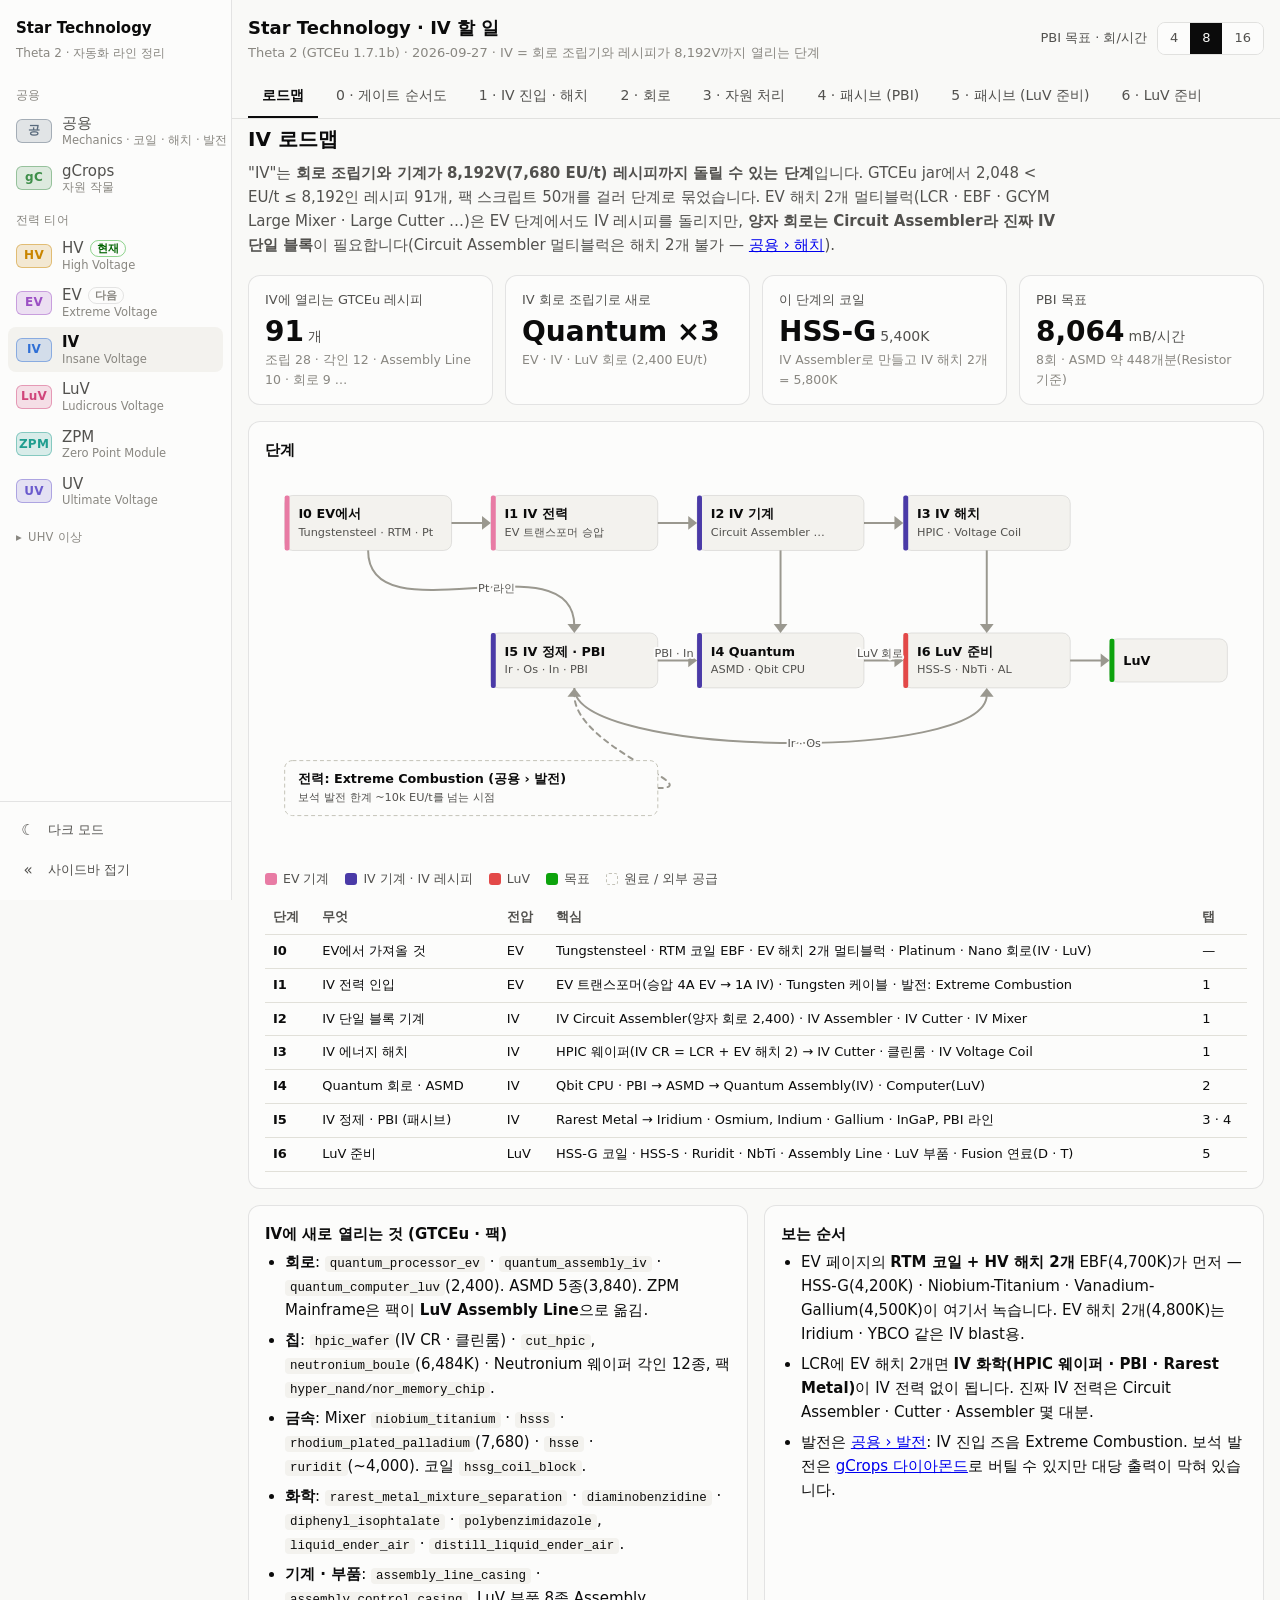
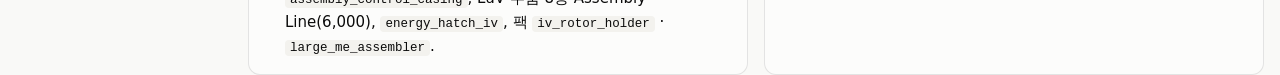
<file: iv.html>
<!doctype html>
<html lang="ko">
<head>
<meta charset="utf-8">
<meta name="viewport" content="width=device-width, initial-scale=1">
<title>IV 할 일</title>
<link rel="stylesheet" href="assets/site.css">
<link rel="stylesheet" href="assets/page.css">
<script src="assets/shell.js"></script>
</head>
<body data-tier="IV">
<header>
  <div class="wrap">
    <div class="top">
      <div>
        <h1>Star Technology · IV 할 일</h1>
        <div class="meta">Theta 2 (GTCEu 1.7.1b) · 2026-09-27 · IV = 회로 조립기와 레시피가 8,192V까지 열리는 단계</div>
      </div>
      <div class="controls">
        <span class="ctl-label">PBI 목표 · 회/시간</span>
        <div class="seg" id="pbn">
          <button data-pb="4">4</button>
          <button data-pb="8">8</button>
          <button data-pb="16">16</button>
        </div>
      </div>
    </div>
    <nav class="tabs" role="tablist" id="tabs"></nav>
  </div>
</header>
<main class="wrap" id="main"></main>
<div id="tip" role="tooltip"></div>

<script src="assets/charts.js"></script>
<script src="assets/layout3d.js"></script>
<script src="assets/power.js"></script>
<script src="assets/logi3d.js"></script>
<script src="assets/page.js"></script>
<script>

/* ---------- state ---------- */
const S = { pbN: 8, topic: 'overview', sub: {}, layGhost: true, layPipes: true, layLabels: true };
Object.assign(TIER, {
  EV: { c: 'var(--s5)', name: 'EV 기계' }, IV: { c: 'var(--s7)', name: 'IV 기계 · IV 레시피' },
  LuV: { c: 'var(--s8)', name: 'LuV' }, GOAL: { c: 'var(--good)', name: '목표' },
  OK: { c: 'var(--s3)', name: 'EV에서 가져옴' }, CR: { c: 'var(--s6)', name: '클린룸 안 레시피' }, GATE: { c: 'var(--critical)', name: '게이트' },
});

/* ---------- constants ----------
   PBI 한 회(polybenzimidazole, IV 100t) = Diaminobenzidine 1000 + Diphenyl Isophtalate 1000 → PBI 1008 + Phenol 1000.
   아래 수치는 모두 GTCEu PolymerRecipes · MixerRecipes · DistillationRecipes (jar). */
const PBI_RUN = 1008;
const PER_RUN = [   // [원료, mB/회, 어디서]
  ['Benzene', 2000, 'Chlorobenzene 2000 (LV CR · Cl 4000)'],
  ['Chlorine', 4000, '→ HCl 2000 부산물'],
  ['Nitric Acid', 2000, 'Nitration Mixture 4000 (Mixer · + H₂SO₄ 2000)'],
  ['Sulfuric Acid', 3400, 'Nitration 2000 · DPIP 1000 · Phthalic 400'],
  ['Hydrogen', 2000, 'Dichlorobenzidine (EV CR)'],
  ['Ammonia', 2000, 'Diaminobenzidine (IV LCR) · Zinc 촉매'],
  ['Phenol', 1000, '2000 중 1000은 PBI에서 되돌아옴'],
  ['Naphthalene', 800, 'Phthalic Acid 1000 (LCR LV · Potassium 촉매)'],
];
const STEPS = [   // [기계, 레시피, EU/t, 틱, 회당 반복]
  ['LV Chemical Reactor', 'chlorobenzene', 30, 240, 2],
  ['Mixer', 'nitration_mixture', 2, 500, 2],
  ['HV Chemical Reactor', 'nitrochlorobenzene', 480, 100, 2],
  ['EV Chemical Reactor', 'dichlorobenzidine', 1920, 200, 1],
  ['LCR (EV 해치 2)', 'diaminobenzidine', 7680, 100, 1],
  ['LCR (MV 해치)', 'phthalic_acid_from_naphthalene', 30, 125, 0.4],
  ['LCR (EV 해치 2)', 'diphenyl_isophtalate', 7680, 100, 1],
  ['LCR (EV 해치 2)', 'polybenzimidazole', 7680, 100, 1],
];
// 양자 회로 (GTCEu CircuitRecipes). ZPM Mainframe은 팩이 LuV Assembly Line으로 옮김(circuits.js).
const QUANT = [
  { n: 'Quantum Processor', t: 'EV', id: 'quantum_processor_ev', eut: 2400, dur: 200, out: 1, in: 'Extreme Circuit Board · Qbit CPU · Nano CPU · SMD Capacitor 12 · SMD Transistor 12 · Platinum fine 12' },
  { n: 'Quantum Assembly', t: 'IV', id: 'quantum_assembly_iv', eut: 2400, dur: 400, out: 2, in: 'Extreme Circuit Board · Quantum Processor 2 · SMD Inductor 8 · SMD Capacitor 16 · RAM 4 · Platinum fine 16' },
  { n: 'Quantum Computer', t: 'LuV', id: 'quantum_computer_luv', eut: 2400, dur: 400, out: 1, in: 'Extreme Circuit Board · Quantum Assembly 2 · SMD Diode 8 · NOR 4 · RAM 16 · Platinum fine 32' },
  { n: 'Quantum Mainframe (팩)', t: 'ZPM', id: 'quantum_processor_mainframe', eut: 30720, dur: 600, out: 1, in: 'Assembly Line: HSS-G Frame 2 · Quantum Computer 2 · RAM 24 · HPIC 2 · ASMD Inductor 8 · Capacitor 16 · Diode 8 · Platinum wire 8 · Solder 576' },
];
const ASMD = [
  ['Resistor ×16', 'Graphene dust · Platinum fine 4 · PBI 288', 160],
  ['Diode ×64', 'InGaP dust · Niobium-Titanium fine 16 · PBI 288', 640],
  ['Transistor ×16', 'Vanadium-Gallium foil · HSS-G fine 8 · PBI 144', 160],
  ['Capacitor ×16', 'PBI foil 2 · HSS-S foil · PBI 36', 80],
  ['Inductor ×16', 'HSS-E ring · Palladium fine 4 · PBI 144', 160],
];

/* ---------- topics ---------- */
const TOPICS = [
  { id: 'overview', name: '로드맵' },
  { id: 'gate', name: '0 · 게이트 순서도' },
  { id: 'entry', name: '1 · IV 진입 · 해치' },
  { id: 'circuit', name: '2 · 회로' },
  { id: 'resource', name: '3 · 자원 처리', subs: [['route', '처리 경로'], ['3d', '정제 청크 · 3D'], ['power', '전력 · 64A']] },
  { id: 'passive', name: '4 · 패시브 (PBI)', subs: [['flow', '흐름'], ['3d', '3D 배치'], ['power', '전력 · 64A']] },
  { id: 'prep', name: '5 · 패시브 (LuV 준비)', subs: [['metal', '금속 · 초전도'], ['chem', '피복 화학 (PPS)'], ['3d', '청크 · 3D'], ['power', '전력 · 64A']] },
  { id: 'next', name: '6 · LuV 준비' },
];

/* ---------- 로드맵 ---------- */
function viewOverview() {
  const stages = [
    ['I0', 'EV에서 가져올 것', 'EV', 'Tungstensteel · RTM 코일 EBF · EV 해치 2개 멀티블럭 · Platinum · Nano 회로(IV · LuV)'],
    ['I1', 'IV 전력 인입', 'EV', 'EV 트랜스포머(승압 4A EV → 1A IV) · Tungsten 케이블 · 발전: Extreme Combustion'],
    ['I2', 'IV 단일 블록 기계', 'IV', 'IV Circuit Assembler(양자 회로 2,400) · IV Assembler · IV Cutter · IV Mixer'],
    ['I3', 'IV 에너지 해치', 'IV', 'HPIC 웨이퍼(IV CR = LCR + EV 해치 2) → IV Cutter · 클린룸 · IV Voltage Coil'],
    ['I4', 'Quantum 회로 · ASMD', 'IV', 'Qbit CPU · PBI → ASMD → Quantum Assembly(IV) · Computer(LuV)'],
    ['I5', 'IV 정제 · PBI (패시브)', 'IV', 'Rarest Metal → Iridium · Osmium, Indium · Gallium · InGaP, PBI 라인'],
    ['I6', 'LuV 준비', 'LuV', 'HSS-G 코일 · HSS-S · Ruridit · NbTi · Assembly Line · LuV 부품 · Fusion 연료(D · T)'],
  ];
  return `
  <h2>IV 로드맵</h2>
  <p class="lead">"IV"는 <b>회로 조립기와 기계가 8,192V(7,680 EU/t) 레시피까지 돌릴 수 있는 단계</b>입니다. GTCEu jar에서 2,048 &lt; EU/t ≤ 8,192인 레시피 91개, 팩 스크립트 50개를 걸러 단계로 묶었습니다.
  EV 해치 2개 멀티블럭(LCR · EBF · GCYM Large Mixer · Large Cutter …)은 EV 단계에서도 IV 레시피를 돌리지만, <b>양자 회로는 Circuit Assembler라 진짜 IV 단일 블록</b>이 필요합니다(Circuit Assembler 멀티블럭은 해치 2개 불가 — <a href="common.html#hatch">공용 › 해치</a>).</p>
  <div class="tiles">
    ${tile('IV에 열리는 GTCEu 레시피', '91', '개', '조립 28 · 각인 12 · Assembly Line 10 · 회로 9 …')}
    ${tile('IV 회로 조립기로 새로', 'Quantum ×3', '', 'EV · IV · LuV 회로 (2,400 EU/t)')}
    ${tile('이 단계의 코일', 'HSS-G', '5,400K', 'IV Assembler로 만들고 IV 해치 2개 = 5,800K')}
    ${tile('PBI 목표', fmt(S.pbN * PBI_RUN, 0), 'mB/시간', `${S.pbN}회 · ASMD 약 ${fmt(S.pbN * PBI_RUN / 288 * 16, 0)}개분(Resistor 기준)`)}
  </div>
  <div class="card">
    <h3>단계</h3>
    ${flow({
      label: 'IV 로드맵', h: 400,
      nodes: [
        { id: 'i0', x: 20, y: 30, w: 170, t: 'I0 EV에서', s: 'Tungstensteel · RTM · Pt', k: 'EV' },
        { id: 'i1', x: 230, y: 30, w: 170, t: 'I1 IV 전력', s: 'EV 트랜스포머 승압', k: 'EV' },
        { id: 'i2', x: 440, y: 30, w: 170, t: 'I2 IV 기계', s: 'Circuit Assembler …', k: 'IV' },
        { id: 'i3', x: 650, y: 30, w: 170, t: 'I3 IV 해치', s: 'HPIC · Voltage Coil', k: 'IV' },
        { id: 'i4', x: 440, y: 170, w: 170, t: 'I4 Quantum', s: 'ASMD · Qbit CPU', k: 'IV' },
        { id: 'i5', x: 230, y: 170, w: 170, t: 'I5 IV 정제 · PBI', s: 'Ir · Os · In · PBI', k: 'IV' },
        { id: 'i6', x: 650, y: 170, w: 170, t: 'I6 LuV 준비', s: 'HSS-S · NbTi · AL', k: 'LuV' },
        { id: 'luv', x: 860, y: 176, w: 120, h: 44, t: 'LuV', k: 'GOAL' },
        { id: 'pw', x: 20, y: 300, w: 380, t: '전력: Extreme Combustion (공용 › 발전)', s: '보석 발전 한계 ~10k EU/t를 넘는 시점', k: 'src' },
      ],
      edges: [
        { a: 'i0', b: 'i1' }, { a: 'i1', b: 'i2' }, { a: 'i2', b: 'i3' }, { a: 'i2', b: 'i4', fs: 'b', ts: 't' },
        { a: 'i0', b: 'i5', fs: 'b', ts: 't', l: 'Pt 라인', lt: 0.5 }, { a: 'i5', b: 'i4', l: 'PBI · In' },
        { a: 'i3', b: 'i6', fs: 'b', ts: 't' }, { a: 'i4', b: 'i6', l: 'LuV 회로' }, { a: 'i5', b: 'i6', fs: 'b', ts: 'b', k: 70, l: 'Ir · Os', lt: 0.5 }, { a: 'i6', b: 'luv' },
        { a: 'pw', b: 'i5', dash: true, fs: 'r', ts: 'b' },
      ],
    })}
    ${tierLegend(['EV', 'IV', 'LuV', 'GOAL', 'src'])}
    <div class="tscroll" style="margin-top:12px"><table>
      <thead><tr><th>단계</th><th>무엇</th><th>전압</th><th>핵심</th><th>탭</th></tr></thead>
      <tbody>${stages.map(([id, t, v, d], i) => `<tr><td><b>${id}</b></td><td>${esc(t)}</td><td>${v}</td><td>${esc(d)}</td><td>${['—', '1', '1', '1', '2', '3 · 4', '5'][i]}</td></tr>`).join('')}</tbody></table></div>
  </div>
  <div class="grid2">
    <div class="card"><h3>IV에 새로 열리는 것 (GTCEu · 팩)</h3><ul class="pts">
      <li><b>회로</b>: <code>quantum_processor_ev</code> · <code>quantum_assembly_iv</code> · <code>quantum_computer_luv</code>(2,400). ASMD 5종(3,840). ZPM Mainframe은 팩이 <b>LuV Assembly Line</b>으로 옮김.</li>
      <li><b>칩</b>: <code>hpic_wafer</code>(IV CR · 클린룸) · <code>cut_hpic</code>, <code>neutronium_boule</code>(6,484K) · Neutronium 웨이퍼 각인 12종, 팩 <code>hyper_nand/nor_memory_chip</code>.</li>
      <li><b>금속</b>: Mixer <code>niobium_titanium</code> · <code>hsss</code> · <code>rhodium_plated_palladium</code>(7,680) · <code>hsse</code> · <code>ruridit</code>(~4,000). 코일 <code>hssg_coil_block</code>.</li>
      <li><b>화학</b>: <code>rarest_metal_mixture_separation</code> · <code>diaminobenzidine</code> · <code>diphenyl_isophtalate</code> · <code>polybenzimidazole</code>, <code>liquid_ender_air</code> · <code>distill_liquid_ender_air</code>.</li>
      <li><b>기계 · 부품</b>: <code>assembly_line_casing</code> · <code>assembly_control_casing</code>, LuV 부품 8종 Assembly Line(6,000), <code>energy_hatch_iv</code>, 팩 <code>iv_rotor_holder</code> · <code>large_me_assembler</code>.</li>
    </ul></div>
    <div class="card"><h3>보는 순서</h3><ul class="pts">
      <li>EV 페이지의 <b>RTM 코일 + HV 해치 2개</b> EBF(4,700K)가 먼저 — HSS-G(4,200K) · Niobium-Titanium · Vanadium-Gallium(4,500K)이 여기서 녹습니다. EV 해치 2개(4,800K)는 Iridium · YBCO 같은 IV blast용.</li>
      <li>LCR에 EV 해치 2개면 <b>IV 화학(HPIC 웨이퍼 · PBI · Rarest Metal)</b>이 IV 전력 없이 됩니다. 진짜 IV 전력은 Circuit Assembler · Cutter · Assembler 몇 대분.</li>
      <li>발전은 <a href="common.html#power">공용 › 발전</a>: IV 진입 즈음 Extreme Combustion. 보석 발전은 <a href="gcrops.html#plan">gCrops 다이아몬드</a>로 버틸 수 있지만 대당 출력이 막혀 있습니다.</li>
    </ul></div>
  </div>`;
}

/* ---------- 0 게이트 순서도 ----------
   EV 게이트 순서도(ev.html#gate) 다음 단계. 멀티블럭은 EV 해치 2개 = IV(7,680)라 IV 화학 · IV blast는 대부분 이미 돈다.
   IV에서 새로 막는 것: (1) 해치를 합칠 수 없는 단일 블록(Assembler · Circuit Assembler · Cutter · Mixer · Forming Press),
   (2) LuV(30,720)를 여는 IV 해치 2개, (3) IV Emitter의 Quantum Star(Nether Star + Radon 1250).
   수치는 GTCEu jar(재료 blast · ComponentRecipes · GTCraftingComponents · CircuitRecipes · AssemblerRecipeLoader)와 팩 KubeJS에서 확인. */
const IV_COIL = { RTM: 4500, 'HSS-G': 5400 };
const ivHeat = (coil, tier) => IV_COIL[coil] + 100 * (tier - 2);   // MV=2 … EV=4, IV=5, LuV=6
const IV_HATCH = 4;                                                // LuV 레시피용 EBF 2 + Assembly Line 2
// [레시피, id, blast K, EU/t, 돌리는 곳, 판정]
const IV_GATE_RECIPES = [
  ['Niobium-Titanium', 'blast · niobium_titanium', 4500, 480, 'RTM EBF + MV 해치 2 이상 (4,600K)', 'now'],
  ['Vanadium-Gallium · Ruridit · HSS-G', 'blast', 4500, 1920, 'RTM EBF + HV 해치 2 (4,700K)', 'now'],
  ['Iridium · YBCO · Rhodium-Plated Palladium', 'blast', 4500, 7680, 'RTM EBF + EV 해치 2 (4,800K)', 'now'],
  ['Rarest Metal 분리 (Iridium · Osmium)', 'rarest_metal_mixture_separation', 0, 7680, 'LCR + EV 해치 2', 'now'],
  ['HPIC 웨이퍼', 'hpic_wafer', 0, 7680, 'LCR + EV 해치 2 · 클린룸 (멀티블럭 클린룸 인식은 EMI 확인)', 'now'],
  ['Liquid Ender Air · Radon', 'liquid_ender_air · distill_liquid_ender_air', 0, 7680, 'Vacuum Freezer · Distillation Tower + EV 해치 2', 'now'],
  ['Blizz · Blitz · Basalz 가루', 'blizz_dust 등 (팩)', 0, 7680, 'LCR + EV 해치 2 · Cobalt · Platinum · Rhodium dust', 'now'],
  ['Graphene', 'graphene', 0, 480, 'Mixer HV · Graphite + Silicon + Carbon 4', 'now'],
  ['HSS-S · HSS-E', 'blast · hsss / hsse', 5000, 1920, 'HSS-G EBF + HV 해치 2 (5,600K) — 코일이 게이트', 'ivs'],
  ['NbTi · HSS-S · HSS-E dust', 'mixer', 0, 7680, 'IV Mixer (GCYM Large Mixer + EV 해치 2도 IV)', 'ivs'],
  ['HSS-G 코일', 'hssg_coil_block (팩)', 0, 7680, 'IV Assembler', 'ivs'],
  ['IV Voltage Coil · IV 에너지 해치', 'voltage_coil_iv · energy_hatch_iv', 0, 7680, 'IV Assembler', 'ivs'],
  ['HPIC 절단', 'cut_hpic', 0, 7680, 'IV Cutter · 클린룸 (GCYM Large Cutter + EV 해치 2도 IV)', 'ivs'],
  ['Impure Nether Star', 'impure_nether_star (팩)', 0, 7680, 'IV Forming Press → Implosion(EV) → Nether Star', 'ivs'],
  ['Quantum Star (IV Emitter 보석)', 'quantum_star', 0, 480, 'HV Autoclave · Nether Star + Radon 1250 · 1920t', 'star'],
  ['Quantum 회로', 'quantum_processor_ev 등', 0, 2400, 'IV Circuit Assembler · 클린룸', 'star'],
  ['Osmium blast', 'blast · osmium', 4500, 30720, 'EBF + IV 해치 2 (LuV)', 'ivh'],
];
const IV_VERDICT = {
  now: ['지금 됨 (EV 해치 2)', 'var(--good)'],
  ivs: ['IV 단일 블록 필요', 'var(--s7)'],
  star: ['Nether Star 뒤', 'var(--s4)'],
  ivh: ['IV 해치 2개 필요', 'var(--critical)'],
};
function viewGate() {
  const X = [15, 262, 509, 756], W = 229;
  const Y = { r0: 26, r1: 118, r1b: 190, r2: 284, r3: 378, r4: 472, r5: 566, r6: 638, r7: 732 };
  const hpic = IV_HATCH * 2;
  const band = [[18, 'EV에서 가져옴 (ev.html 게이트 순서도 끝)'], [110, '게이트 없음 — 멀티블럭은 EV 해치 2개 = IV 7,680 · 단일 블록은 EV 2,048'], [276, '게이트 1 · IV 단일 블록 (Emitter 없는 것부터)'],
    [370, 'IV 단일 블록 레시피'], [464, '게이트 2 · IV 에너지 해치 · 게이트 3 · Nether Star'], [558, 'IV 해치 2개 = LuV 30,720 · IV Circuit Assembler'], [724, 'LuV 진입']];
  const node = (id, lane, row, t, s, k, tip, w) => ({ id, x: X[lane], y: Y[row], w: w || W, t, s, k, tip });
  const chart = flow({
    label: 'IV 게이트 순서도', h: 800,
    nodes: [
      node('a0', 0, 'r0', 'EV 단일 블록 5종', 'Assembler · Cutter · CA · CR · Bath', 'OK', 'EV 게이트 1 · 3. EV Circuit Assembler로 Nano 회로(IV · LuV)'),
      node('b0', 1, 'r0', 'EV 해치 ×4', '2개 = IV 7,680 (멀티블럭)', 'OK', 'EV 게이트 2. LCR · EBF · Vacuum Freezer · Distillation Tower가 IV 레시피를 돌림'),
      node('c0', 2, 'r0', 'Radon · Nano Mainframe', 'Liquid Ender Air · LuV 회로', 'OK', 'distill_liquid_ender_air → Radon 1000 / 200,000mB. nano_mainframe_luv (EV CA 1,920)'),
      node('d0', 3, 'r0', 'RTM EBF', `HV 해치 2 ${fmt(ivHeat('RTM', 4), 0)}K · EV 2 ${fmt(ivHeat('RTM', 5), 0)}K`, 'OK', 'EV 페이지 5 탭. HSS-G · Vanadium-Gallium · NbTi · Iridium · YBCO 전부 이 EBF에서'),
      node('a1', 0, 'r1', 'EV 트랜스포머 · IV Hull', 'Al 4 + Tungsten 1 · TSS plate 8', 'EV', 'ev 트랜스포머 1A: EV Hull + Aluminium 케이블 4 + Tungsten 케이블 1 (회로 없음). IV Hull = Tungstensteel plate 8 Casing + Tungsten 케이블 2'),
      node('b1', 1, 'r1', 'HPIC 웨이퍼', 'LCR + EV 해치 2 · 클린룸', 'IV', 'hpic_wafer: PIC Wafer + InGaP dust 2 + Vanadium-Gallium 288 (VA[IV] · 1200t · 클린룸). LCR을 클린룸 안에 두는 방식이 인정되는지는 EMI 확인 — 안 되면 IV Chemical Reactor'),
      node('c1', 2, 'r1', 'Nether Star 원료', 'Blizz · Blitz · Basalz · Blaze', 'IV', '팩 nether_stars.js: Cobalt · Platinum · Rhodium dust → 가루 ×16 (CR 7,680 = LCR + EV 해치 2) → Mixer로 Charge → Autoclave(VHA[EV]) 8 Charge + 액체 720 → 원소 파편 4종. Blaze 가루 출처는 EMI 확인'),
      node('d1', 3, 'r1', 'HSS-G · VG · NbTi · Ruridit', 'RTM EBF (HV 해치 2)', 'EV', `모두 4,200~4,500K. NbTi는 VA[HV], 나머지 VA[EV] → RTM + HV 해치 2개(${ivHeat('RTM', 4)}K). dust는 Mixer (NbTi · HSS-S는 IV Mixer)`),
      node('a1b', 0, 'r1b', 'IV 부품', 'Motor · Piston · Robot Arm · Conveyor', 'EV', 'electric_motor_iv: Tungsten 2x cable · Graphene 2x wire · Tungstensteel rod · Neodymium magnetic rod. piston_iv: Tungstensteel plate · Tungsten 케이블. robot_arm_iv: Tungstensteel rod · Motor 2 · Piston · IV 회로'),
      node('b1b', 1, 'r1b', 'Iridium · Osmium', 'Rarest 분리 LCR + EV 해치 2', 'IV', 'rarest_metal_mixture_separation (7,680) → Iridium Metal Residue · Acidic Osmium. Iridium blast 4500K VA[IV] = RTM + EV 해치 2개. IV Voltage Coil(fine 16) · IV Emitter(rod 4) 원료'),
      node('c1b', 2, 'r1b', 'Graphene', 'Mixer HV · Graphite + Si + C 4', 'EV', 'graphene: Graphite 1 + Silicon 1 + Carbon 4 → Graphene 1 (VA[HV] · 100t). IV Motor의 2x wire'),
      node('d1b', 3, 'r1b', 'Tungstensteel · Tungsten', 'Nichrome/RTM EBF · 패시브', 'EV', 'IV Hull · IV 부품 · IV 케이블. EV 페이지 패시브에서 이어짐'),
      node('asm', 0, 'r2', 'IV Assembler', 'Robot Arm 2 · Conveyor 2', 'GATE', 'Assembler 멀티블럭은 해치 2개로 형성되지 않음 → 단일 블록'),
      node('cut', 1, 'r2', 'IV Cutter', '클린룸 · Large Cutter + EV 2 대안', 'GATE', 'cut_hpic VA[IV] · 클린룸. GCYM Large Cutter + EV 해치 2개도 IV'),
      node('fp', 2, 'r2', 'IV Forming Press', 'impure_nether_star · 7,680', 'GATE', 'forming_press impure_nether_star: 원소 파편 4종 → Impure Nether Star (VA[IV] · 300t, Star Casting Mold). 이어서 Implosion(EV) → Nether Star'),
      node('mix', 3, 'r2', 'IV Mixer', 'NbTi · HSS-S · HSS-E · RPP', 'GATE', 'Mixer 7,680 합금. GCYM Large Mixer + EV 해치 2개로 대신할 수 있지만 컨트롤러가 IV 부품'),
      node('vc', 0, 'r3', `IV Voltage Coil ×${IV_HATCH}`, 'Nd 자석 rod + Iridium fine 16', 'IV', 'voltage_coil_iv (VA[IV] · 200t)'),
      node('hp', 1, 'r3', `HPIC ×${hpic}`, 'cut_hpic · 7,680 · 900t', 'CR', 'HPIC Wafer 1장 → HPIC 2 (VA[IV] · 클린룸)'),
      node('ns', 2, 'r3', 'Nether Star', 'Implosion(EV) · 파편 루프', 'IV', 'Nether Star → Forge Hammer 파편 5 → Polarizer(EV) → Autoclave(IV)로 원소 파편 — 한 개가 생기면 루프가 돎 (LuV 페이지 패시브)'),
      node('hss', 3, 'r3', 'HSS-G 코일', 'IV Assembler · 7,680', 'IV', 'hssg_coil_block: HSS-G 2x wire 8 · Tungsten Carbide foil 8 · Borosilicate foil 16 · Tungsten 144 (팩 coils.js)'),
      { id: 'hat', x: X[0], y: Y.r4, w: X[1] + W - X[0], t: `IV 에너지 해치 ×${IV_HATCH}`, s: 'energy_hatch_iv · IV Hull · Tungsten 케이블 2 · HPIC 2 · Voltage Coil · NaK 3000', k: 'GATE', tip: 'energy_hatch_iv (IV Assembler · VA[IV] · 200t). 2개 = LuV 30,720 1A' },
      node('qs', 2, 'r4', 'Quantum Star', 'Nether Star + Radon 1250 · HV Autoclave', 'GATE', 'quantum_star: Autoclave VA[HV] · 1920t. IV Emitter · IV Sensor의 보석 칸(jar SENSOR_EMITTER_GEM: IV · LuV · ZPM = Quantum Star)'),
      node('hsx', 3, 'r4', 'HSS-S · HSS-E', `HSS-G EBF + HV 해치 2 = ${fmt(ivHeat('HSS-G', 4), 0)}K`, 'EV', `5000K · VA[EV]. RTM + EV 해치 2개(${ivHeat('RTM', 5)}K)로는 모자라서 HSS-G 코일이 게이트`),
      node('luvr', 0, 'r5', 'LuV 레시피 (멀티블럭)', `HSS-G EBF + IV 해치 2 = ${fmt(IV_COIL['HSS-G'] + 400, 0)}K`, 'LuV', `Osmium blast (4500K · VA[LuV]) 등. HSS-G ${IV_COIL['HSS-G']}K + 100K × (LuV − MV) = ${IV_COIL['HSS-G'] + 400}K`),
      node('al', 1, 'r5', 'Assembly Line', 'LuV 부품 6,000 · IV 해치', 'LuV', 'assembly_line_casing · assembly_control_casing (IV Assembler). LuV 부품은 IV 해치 1개, LuV 에너지 해치는 IV 해치 2개 (EMI 확인)'),
      node('ica', 2, 'r5', 'IV Circuit Assembler', '클린룸 · LuV 회로 2 · Emitter', 'GATE', 'Circuit Assembler 작업대: Robot Arm · 한 단계 위(LuV) 회로 2(Nano Mainframe) · IV Emitter(Iridium rod 4 · Tungsten 케이블 · IV 회로 2 · Quantum Star)'),
      node('met', 3, 'r5', 'LuV 준비 합금 패시브', 'NbTi · HSS-S · Ruridit · RPP', 'EV', 'LuV 부품 · LuV Hull · 초전도체(NbTi) — 5 탭'),
      node('qc', 2, 'r6', 'Quantum 회로', 'EV · IV · LuV 회로 (2,400)', 'CR', 'quantum_processor_ev · assembly_iv · computer_luv. Qbit CPU = qbit_cpu_wafer_radon (EV CR)'),
      { id: 'luv', x: X[0], y: Y.r7, w: X[3] + W - X[0], t: 'LuV 진입', s: 'Assembly Line → LuV 부품 · LuV Hull → LuV 에너지 해치 · LuV 트랜스포머', k: 'GOAL', tip: 'luv.html' },
    ],
    edges: [
      { a: 'a1b', b: 'asm' }, { a: 'a1b', b: 'cut', fs: 'b', ts: 't', k: 18 }, { a: 'a1b', b: 'fp', fs: 'b', ts: 't', k: 22 },
      { a: 'asm', b: 'vc' }, { a: 'cut', b: 'hp' }, { a: 'fp', b: 'ns' }, { a: 'mix', b: 'hss', dash: true },
      { a: 'vc', b: 'hat', fs: 'b', ts: 't', to: -123 }, { a: 'hp', b: 'hat', fs: 'b', ts: 't', to: 123 },
      { a: 'ns', b: 'qs' }, { a: 'hss', b: 'hsx' }, { a: 'qs', b: 'ica' }, { a: 'ica', b: 'qc' }, { a: 'hsx', b: 'met' },
      { a: 'hat', b: 'luvr', fs: 'b', ts: 't', fo: -123 }, { a: 'hat', b: 'al', fs: 'b', ts: 't', fo: 123 },
      { a: 'al', b: 'luv', fs: 'b', ts: 't', to: -123 },
    ],
  }).replace(/(<svg[^>]*>)/, '$1' + band.map(([y, l]) => `<line x1="10" y1="${y + 2}" x2="990" y2="${y + 2}" stroke="var(--axis)" stroke-dasharray="4 5"/><text x="12" y="${y - 2}" class="elabel" style="font-weight:600">${esc(l)}</text>`).join(''));   // 띠를 먼저 그려 화살표가 위에 오게
  const verdict = v => `<span class="chip"><i style="background:${IV_VERDICT[v][1]}"></i>${IV_VERDICT[v][0]}</span>`;
  return `
  <h2>0 · 게이트 순서도</h2>
  <p class="lead"><a href="ev.html#gate">EV 게이트 순서도</a>의 다음 단계입니다. EV 해치 2개를 단 멀티블럭은 이미 IV(7,680)라 <b>Iridium · Rarest Metal · HPIC 웨이퍼 · Liquid Ender Air · IV blast</b>는 IV 전력 없이 됩니다.
  IV에서 새로 막는 것은 셋입니다: <b>IV 단일 블록</b>(Assembler · Cutter · Mixer · Forming Press), <b>LuV를 여는 IV 해치 2개</b>, 그리고 IV Emitter에 들어가는 <b>Quantum Star(Nether Star)</b>.</p>
  ${callout('crit', '!', `<b>IV Circuit Assembler는 Nether Star 뒤입니다.</b> IV Emitter의 보석 칸이 <code>quantum_star</code>(Nether Star + Radon 1250)이고, 팩의 첫 Nether Star는 원소 파편 4종 → <b>IV Forming Press</b> → Implosion으로 만듭니다. 그래서 Quantum 회로는 IV Assembler · Forming Press가 선 뒤에 옵니다. 그 전의 IV · LuV 회로는 EV Circuit Assembler의 Nano 회로로 충당합니다.`)}
  ${callout('info', 'i', `<b>해치 2개로 이미 되는 합금:</b> NbTi(4500K · VA[HV])는 RTM + MV 해치 2개로도, Vanadium-Gallium · Ruridit · HSS-G(VA[EV])는 RTM + HV 해치 2개(${fmt(ivHeat('RTM', 4), 0)}K)로 녹습니다. 이 페이지의 이전 표가 "RTM + EV 해치 2"로 적었던 것을 바로잡았습니다. HSS-S · HSS-E(5000K · VA[EV])만 HSS-G 코일(IV Assembler)을 기다립니다.`)}
  <div class="tiles">
    ${tile('게이트 1', 'IV 단일 블록', '', 'Assembler · Cutter · Mixer · Forming Press')}
    ${tile('IV 에너지 해치', IV_HATCH, '개', `HPIC ${hpic} = 웨이퍼 ${IV_HATCH}장 · Voltage Coil ${IV_HATCH}`)}
    ${tile('Iridium', fmt(IV_HATCH * 2 + 2, 0), 'ingot', `Voltage Coil ${IV_HATCH}개(각 fine 16 = 2) + IV Emitter 1(rod 4 = 2)`)}
    ${tile('게이트 3', 'Nether Star', '', 'Quantum Star → IV Emitter')}
  </div>
  <div class="card">
    <h3>순서도</h3>
    <p class="sub">위에서 아래로 진행합니다. 빨간 띠가 게이트, 초록 띠가 EV에서 가져온 것입니다. 같은 줄의 준비물은 게이트를 기다리지 않고 지금 만들어 두면 됩니다. 노드에 마우스를 올리면 레시피 ID와 수치가 나옵니다.</p>
    ${chart}
    ${tierLegend(['OK', 'EV', 'IV', 'CR', 'GATE', 'LuV', 'GOAL'])}
  </div>
  <div class="card">
    <h3>단계별 할 일 · 막는 것 · 풀리는 것</h3>
    <div class="tscroll"><table>
      <thead><tr><th>단계</th><th>할 일</th><th>막는 것</th><th>풀리는 것</th></tr></thead>
      <tbody>
        <tr><td><b>0 · EV에서 가져옴</b></td><td>EV 단일 블록 5종 · EV 해치 4 · Radon · Nano 회로 · RTM EBF</td><td>—</td><td>IV 레시피 전부 (멀티블럭)</td></tr>
        <tr><td><b>1 · 게이트 없음</b></td><td>EV 트랜스포머 · IV Hull · IV 부품 · HPIC 웨이퍼 · Iridium · Osmium · Graphene · Nether Star 원료(Blizz · Blitz · Basalz) · HSS-G · VG · NbTi · Ruridit</td><td>없음 (Tungstensteel · Iridium 양)</td><td>게이트 1 · 2 재료</td></tr>
        <tr><td><b style="color:var(--critical)">게이트 1 · IV 단일 블록</b></td><td>IV Assembler · IV Cutter · IV Forming Press · IV Mixer</td><td>Tungstensteel · Graphene(Motor)</td><td>IV Voltage Coil · HPIC · Nether Star · HSS-G 코일 · IV 합금 dust</td></tr>
        <tr><td><b style="color:var(--critical)">게이트 2 · IV 해치</b></td><td>energy_hatch_iv ${IV_HATCH}개</td><td>HPIC · Iridium</td><td>멀티블럭 LuV 레시피 · Assembly Line</td></tr>
        <tr><td><b style="color:var(--critical)">게이트 3 · Nether Star</b></td><td>Quantum Star → IV Emitter → IV Circuit Assembler</td><td>Forming Press · Radon 1250</td><td>Quantum 회로 (EV · IV · LuV)</td></tr>
        <tr><td><b>3 · 코일 · 합금</b></td><td>HSS-G 코일 → HSS-S · HSS-E → LuV 합금 패시브</td><td>IV Assembler</td><td>LuV 부품 · 초전도체</td></tr>
        <tr><td><b style="color:var(--good)">LuV 진입</b></td><td>Assembly Line · LuV 부품 · LuV 해치</td><td>IV 해치 2 · LuV 회로</td><td><a href="luv.html">LuV 페이지</a></td></tr>
      </tbody></table></div>
  </div>
  <div class="card">
    <h3>해치 2개 기준 레시피 판정</h3>
    <p class="sub">EBF 실효 온도 = 코일 + 100K × (멀티블럭 티어 − MV). RTM(4,500K)은 HV 해치 2개 ${fmt(ivHeat('RTM', 4), 0)}K · EV 해치 2개 ${fmt(ivHeat('RTM', 5), 0)}K, HSS-G(5,400K)는 HV 2개 ${fmt(ivHeat('HSS-G', 4), 0)}K · IV 2개 ${fmt(IV_COIL['HSS-G'] + 400, 0)}K.</p>
    <div class="tscroll"><table>
      <thead><tr><th>레시피</th><th>ID</th><th class="n">온도</th><th class="n">EU/t</th><th>돌리는 곳</th><th>판정</th></tr></thead>
      <tbody>${IV_GATE_RECIPES.map(([nm, id, k, eut, where, v]) => `<tr><td>${esc(nm)}</td><td><code>${esc(id)}</code></td><td class="n">${k ? fmt(k, 0) + 'K' : '—'}</td><td class="n">${fmt(eut, 0)}</td><td>${esc(where)}</td><td>${verdict(v)}</td></tr>`).join('')}</tbody></table></div>
  </div>`;
}

/* ---------- 1 IV 진입 · 해치 ---------- */
function viewEntry() {
  const mach = [
    ['IV Circuit Assembler', '<code>quantum_*</code>(2,400) — 멀티블럭으로 대체 불가', '필수'],
    ['IV Cutter', '<code>cut_hpic</code> · <code>cut_neutronium_boule</code>(7,680) · 클린룸', 'GCYM Large Cutter + EV 해치 2'],
    ['IV Assembler', '<code>voltage_coil_iv</code> · <code>energy_hatch_iv</code> · <code>hssg_coil_block</code> · Assembly Line 케이싱 · ASMD', 'Large Assembler는 해치 2개 불가'],
    ['IV Mixer', 'NbTi · HSS-S · HSS-E · Rhodium-Plated Palladium · Ruridit', 'GCYM Large Mixer + EV 해치 2'],
    ['IV Chemical Reactor', '<code>hpic_wafer</code> · <code>polybenzimidazole</code>', 'LCR + EV 해치 2'],
    ['IV Vacuum Freezer', '<code>liquid_ender_air</code>', 'Vacuum Freezer + EV 해치 2'],
  ];
  return `
  <h2>1 · IV 진입 · 해치</h2>
  <p class="lead">순서는 EV와 같습니다: <b>트랜스포머 → IV 단일 블록 → IV 해치</b>. IV 해치의 칩(HPIC)은 IV 화학 + IV 절단이라, 먼저 LCR · Large Cutter에 EV 해치 2개를 달아 IV 전압을 만들면 IV 단일 블록 없이도 HPIC가 나옵니다.</p>
  <div class="card">
    <h3>IV 해치 부품</h3>
    ${flow({
      label: 'IV 해치 부품', h: 300,
      nodes: [
        { id: 'pic', x: 20, y: 30, w: 160, t: 'PIC 웨이퍼', s: 'EV 페이지 E3 (Phosphorus)', k: 'EV' },
        { id: 'ingap', x: 20, y: 170, w: 160, t: 'InGaP dust 2', s: 'Indium · Gallium · Phosphorus', k: 'src' },
        { id: 'vg', x: 220, y: 170, w: 160, t: 'Vanadium-Gallium 288', s: 'Mixer EV · EBF 4,500K', k: 'EV', tip: 'mixer:vanadium_gallium Vanadium 3 + Gallium 1 → 4 · blast 4500K · VA[EV] = RTM + HV 해치 2개(4,700K)' },
        { id: 'hw', x: 250, y: 30, w: 170, t: 'HPIC 웨이퍼', s: 'LCR(EV 해치 2) · 클린룸 · 1200t', k: 'IV', tip: 'chemical:hpic_wafer 7680 EU/t · LCR은 chemical 레시피도 돌림' },
        { id: 'hp', x: 470, y: 30, w: 170, t: 'HPIC ×2', s: 'IV Cutter · 클린룸 · 900t', k: 'IV', tip: 'cut_hpic 7680 EU/t — Large Cutter + EV 해치 2도 가능' },
        { id: 'vc', x: 470, y: 170, w: 170, t: 'IV Voltage Coil', s: 'IV Assembler', k: 'IV' },
        { id: 'hat', x: 700, y: 100, w: 240, t: 'IV Energy Hatch', s: '+ IV Hull · Tungsten 케이블 2 · NaK 3000', k: 'GOAL' },
      ],
      edges: [
        { a: 'pic', b: 'hw' }, { a: 'ingap', b: 'hw', fs: 't', ts: 'b', fo: 30, to: -40 }, { a: 'vg', b: 'hw', fs: 't', ts: 'b', to: 20 }, { a: 'hw', b: 'hp' },
        { a: 'hp', b: 'hat' }, { a: 'vc', b: 'hat' },
      ],
    })}
    ${tierLegend(['EV', 'IV', 'GOAL', 'src'])}
    <p class="sub" style="margin:10px 0 0">HPIC 웨이퍼 1장 = HPIC 2 = 해치 1개. LuV 해치도 HPIC 2 + LuV 회로(Assembly Line)라 HPIC는 계속 씁니다.</p>
  </div>
  <div class="card">
    <h3>IV 기계 — 단일 블록이 꼭 필요한 것</h3>
    <div class="tscroll"><table><thead><tr><th>기계</th><th>여는 레시피</th><th>해치 2개 대안</th></tr></thead>
      <tbody>${mach.map(r => `<tr><td><b>${r[0]}</b></td><td>${r[1]}</td><td>${r[2]}</td></tr>`).join('')}</tbody></table></div>
    <p class="sub" style="margin:10px 0 0">IV Hull = Tungstensteel plate 8 casing + Tungsten 케이블 2 + PBI/Polytetrafluoroethylene 절연 ${EMI}. 트랜스포머는 <code>ev_transformer</code>(EV ↔ IV).</p>
  </div>
  <div class="grid2">
    <div class="card"><h3>해치 배분</h3><div class="tscroll"><table>
      <thead><tr><th>용도</th><th class="n">IV 해치</th><th>대안</th></tr></thead><tbody>
        <tr><td>LCR (HPIC 웨이퍼 · PBI · Rarest)</td><td class="n">0</td><td>EV 해치 2개</td></tr>
        <tr><td>EBF (HSS-G · NbTi · HSS-S)</td><td class="n">0 → 2</td><td>RTM + HV 2(4,700K)로 HSS-G · VG · NbTi까지, HSS-S · HSS-E(5,000K · EV)는 HSS-G 코일 + HV 2(5,600K). IV 해치 2(LuV)는 Osmium 등 LuV blast용</td></tr>
        <tr><td>Assembly Line</td><td class="n">2</td><td>LuV 부품(6,000)은 IV 1개로, LuV 해치(30,720)는 IV 2개 ${EMI}</td></tr>
        <tr><td>Super EBF · Super EOF</td><td class="n">1씩</td><td>해치 1개 멀티블럭</td></tr>
      </tbody></table></div></div>
    <div class="card"><h3>퀘스트 쪽</h3><ul class="pts">
      <li>Line Of Progression: <code>Better Chips</code>(HPIC 포함) → <code>IV Universal Circuit</code> → <code>Hssg Coil Block</code>.</li>
      <li>Power: <b>Extreme Combustion</b>(IV), Solar(EV~) — <a href="common.html#power">공용 › 발전</a>.</li>
      <li>지금 열린 <code>Enhanced Chips</code>에 <code>qbit_cpu_chip</code>이 들어 있습니다(2 탭).</li>
    </ul></div>
  </div>`;
}

/* ---------- 2 회로 ---------- */
function viewCircuit() {
  return `
  <h2>2 · 회로</h2>
  <p class="lead"><b>IV Circuit Assembler</b>(클린룸)가 Quantum 계열을 엽니다. <b>LuV 회로(Quantum Computer)</b>가 2,400 EU/t로 싸게 나오고, ASMD를 쓰면 시간이 절반 · SMD가 1/4로 줄어듭니다. ZPM 회로는 팩이 <b>Assembly Line(LuV 30,720)</b>으로 옮겨서 LuV 단계 일입니다.</p>
  <div class="card">
    <h3>Quantum 계열</h3>
    ${hbar(QUANT.map(c => ({ label: `${c.n} (${c.t})`, sub: c.id, value: c.eut, color: c.eut > 8192 ? 'var(--s8)' : 'var(--s7)', text: `${fmt(c.eut, 0)} EU/t · ${c.dur}t · ${c.out}개` })), { max: 32000, ref: { v: 8192, l: 'IV 기계 한계 8,192V' }, cols: ['회로', 'EU/t'] })}
    <div class="tscroll" style="margin-top:12px"><table><thead><tr><th>회로</th><th>재료</th></tr></thead>
      <tbody>${QUANT.map(c => `<tr><td><b>${c.n}</b> <code>${c.id}</code></td><td>${esc(c.in)}</td></tr>`).join('')}</tbody></table></div>
    <p class="sub" style="margin:10px 0 0">모두 클린룸 · Extreme Circuit Board(Platinum 보드) ${EMI}. <code>_asmd</code> 버전: SMD 12 → ASMD 3, 시간 절반.</p>
  </div>
  <div class="grid2">
    <div class="card"><h3>Qbit CPU</h3><ul class="pts">
      <li><code>qbit_cpu_wafer_radon</code>(EV CR · 클린룸 · 1200t): Nano CPU 웨이퍼 + InGaP dust 1 + <b>Radon 50</b> → Qbit 웨이퍼 → EV Cutter ×4.</li>
      <li>대안 <code>qbit_cpu_wafer_quantum_eye</code>: Quantum Eye 2 + Gallium Arsenide 288. Quantum Eye = Ender Eye + Radon 250(HV Chemical Bath).</li>
      <li><b>Radon</b>: <code>distill_liquid_ender_air</code>(IV) 200,000mB → Radon 1000 + Deuterium 50,000 · Tritium 10,000(Fusion 연료) — 3 탭. 초반엔 <code>radon_from_uranium_238</code>(LCR HV · Pu-239 촉매 · 4000t).</li>
    </ul></div>
    <div class="card"><h3>ASMD (IV Assembler · 3,840)</h3>
      <div class="tscroll"><table><thead><tr><th>ASMD</th><th>재료</th><th class="n">틱</th></tr></thead>
        <tbody>${ASMD.map(r => `<tr><td><b>${r[0]}</b></td><td>${esc(r[1])}</td><td class="n">${r[2]}</td></tr>`).join('')}</tbody></table></div>
      <p class="sub" style="margin:8px 0 0">전부 <b>PBI</b>(4 탭 패시브)가 들어갑니다. HSS-S · HSS-E · NbTi · Vanadium-Gallium은 5 탭 금속과 겹칩니다.</p></div>
  </div>`;
}

/* ---------- 3 자원 처리 ---------- */
function viewResource() {
  return `
  <h2>3 · 자원 처리</h2>${subnav()}
  <p class="lead">IV에서 새로 뽑아야 하는 것은 <b>Iridium · Osmium</b>(HSS-S · Ruridit · LuV 부품), <b>Indium · Gallium</b>(InGaP → HPIC · Qbit · ASMD Diode), <b>Radon · Xenon · Deuterium · Tritium</b>(Qbit · Neutronium Boule · Fusion)입니다.</p>
  ${flow({
    label: 'IV 정제', h: 470,
    nodes: [
      { id: 'pgs', x: 20, y: 30, w: 170, t: 'PGS 라인 (EV 페이지)', s: 'Cooperite → PGS', k: 'src' },
      { id: 'rm', x: 230, y: 30, w: 170, t: 'Rarest Metal Mixture', s: 'PGS 부산물 (EMI 확인)', k: 'EV' },
      { id: 'rs', x: 440, y: 30, w: 170, t: 'Rarest 분리', s: 'LCR(EV 해치 2) · HCl 4000', k: 'IV', tip: 'rarest_metal_mixture_separation: 7 → Iridium Metal Residue 5 + Acidic Osmium 2000 + H2 3000 · 400t' },
      { id: 'ir', x: 650, y: 0, w: 180, t: 'Iridium', s: 'Centrifuge → IrCl → CR + H₂', k: 'GOAL', tip: 'iridium_metal_residue_separation → Iridium Chloride 4 → + H2 3000 → Iridium 1' },
      { id: 'os', x: 650, y: 90, w: 180, t: 'Osmium', s: 'Distillation → OsO₄ → CR + H₂', k: 'GOAL', tip: 'acidic_osmium_solution_separation (MV) → Osmium Tetroxide 5 → + H2 8000 → Osmium 1' },
      { id: 'sg', x: 20, y: 190, w: 170, t: 'Sphalerite + Galena', s: 'crushed purified 각 1', k: 'src' },
      { id: 'ic', x: 230, y: 190, w: 170, t: 'Indium Concentrate', s: 'Mixer · H₂SO₄ 4000', k: 'EV', tip: 'mixer:indium_concentrate 150 EU/t' },
      { id: 'in', x: 440, y: 190, w: 170, t: 'Indium', s: 'CR · Aluminium 16 → 1 (×4)', k: 'EV', tip: 'indium_concentrate_separation_4x: Concentrate 4000 + Al 16 → Indium 1' },
      { id: 'gp', x: 650, y: 190, w: 150, t: 'InGaP', s: 'Mixer · In + Ga + P → 3', k: 'GOAL' },
      { id: 'ea', x: 20, y: 350, w: 170, t: 'Ender Air', s: 'Gas Collector · gCrops', k: 'src' },
      { id: 'lea', x: 230, y: 350, w: 170, t: 'Liquid Ender Air', s: 'Vacuum Freezer (EV 해치 2)', k: 'IV' },
      { id: 'dea', x: 440, y: 350, w: 170, t: 'Distillation (IV)', s: '200,000mB · 2000t', k: 'IV', tip: 'distill_liquid_ender_air: NO2 122000 · D 50000 · He 15000 · T 10000 · Kr · Xe · Rn 각 1000 · Ender Pearl' },
      { id: 'gas', x: 650, y: 350, w: 200, t: 'D · T · Rn · Xe · He', s: 'Fusion 연료 · Qbit · Neutronium', k: 'GOAL' },
    ],
    edges: [
      { a: 'pgs', b: 'rm' }, { a: 'rm', b: 'rs' }, { a: 'rs', b: 'ir' }, { a: 'rs', b: 'os' },
      { a: 'sg', b: 'ic' }, { a: 'ic', b: 'in' }, { a: 'in', b: 'gp' },
      { a: 'ea', b: 'lea' }, { a: 'lea', b: 'dea' }, { a: 'dea', b: 'gas' },
    ],
  })}
  ${tierLegend(['EV', 'IV', 'GOAL', 'src'])}
  <div class="grid2">
    <div class="card"><h3>Gallium · Phosphorus</h3><ul class="pts">
      <li><b>Gallium</b>: Bauxite · Sphalerite 부산물 ${EMI} — HV 페이지 Void 체인의 Bauxite 전해가 이미 돌고 있다면 부산물 칸을 확인.</li>
      <li><b>Phosphorus</b>: Apatite(Rock Filter · Pyrochlore 부산물). EV 페이지 PIC와 같은 원료.</li>
      <li><b>Vanadium</b>: Vanadium Magnetite(HV Void 체인 B) → Vanadium-Gallium.</li>
    </ul></div>
    <div class="card"><h3>작물로 대체 (gCrops)</h3><ul class="pts">
      <li><b>Ender Air</b> 작물: 티어 4(Aetheric · Illuminating) — EV Harvester · 한 번에 10배. End에 가지 않고 Ender Air를 얻는 길 ${EMI}.</li>
      <li><b>Sheldonite</b>(→ Cooperite) 티어 5 · IV, <b>Tungstate</b> · <b>Ilmenite</b> 티어 5 — 광석 라인과 비교는 <a href="gcrops.html#crops">gCrops › 작물 목록</a>.</li>
    </ul></div>
  </div>`;
}

/* ---------- 4 패시브 (PBI) ---------- */
function viewPassiveFlow() {
  const n = S.pbN;
  return `
  <h2>4 · 패시브 (PBI)</h2>${subnav()}
  <p class="lead"><b>Polybenzimidazole(PBI)</b>은 ASMD 전부 · LuV 이후 Assembly Line 유체 · 회로 납땜에 계속 들어가는 IV의 핵심 폴리머입니다. 원료는 전부 HV 화학 청크에서 이미 만드는 것(Benzene · Chlorine · 질산 · 황산 · 수소 · 암모니아)이라 한 청크로 묶을 수 있습니다.</p>
  ${flow({
    label: 'PBI 라인', h: 440,
    nodes: [
      { id: 'bz', x: 20, y: 20, w: 150, t: 'Benzene + Cl', s: `${fmt(2 * n, 0)}B · ${fmt(4 * n, 0)}B /h`, k: 'src' },
      { id: 'cb', x: 200, y: 20, w: 160, t: 'Chlorobenzene', s: 'LV CR · 240t', k: 'LV' },
      { id: 'nm', x: 20, y: 130, w: 150, t: 'Nitration Mixture', s: 'Mixer · HNO₃ + H₂SO₄', k: 'src' },
      { id: 'ncb', x: 390, y: 70, w: 170, t: 'Nitrochlorobenzene', s: 'HV CR · 100t', k: 'HV' },
      { id: 'dcb', x: 590, y: 70, w: 170, t: 'Dichlorobenzidine', s: 'EV CR · + H₂ 2000 · Cu', k: 'EV' },
      { id: 'dab', x: 790, y: 70, w: 180, t: 'Diaminobenzidine', s: 'LCR IV · + NH₃ 2000 · Zn', k: 'IV' },
      { id: 'nap', x: 20, y: 260, w: 150, t: 'Naphthalene', s: 'Coal Tar 증류 400/1000', k: 'src' },
      { id: 'pa', x: 200, y: 260, w: 160, t: 'Phthalic Acid', s: 'LCR (MV) · + H₂SO₄ · K', k: 'MV' },
      { id: 'dpi', x: 590, y: 260, w: 170, t: 'Diphenyl Isophtalate', s: 'LCR IV · Phenol 2000 · H₂SO₄', k: 'IV' },
      { id: 'pbi', x: 790, y: 200, w: 180, t: `PBI ${fmt(n * PBI_RUN, 0)}mB/h`, s: 'LCR IV · 100t/회', k: 'GOAL' },
      { id: 'ph', x: 790, y: 350, w: 180, t: 'Phenol 1000 회수', s: '→ DPIP로 되돌림', k: 'src' },
    ],
    edges: [
      { a: 'bz', b: 'cb' }, { a: 'cb', b: 'ncb', l: '2000/회' }, { a: 'nm', b: 'ncb', l: '4000/회' }, { a: 'ncb', b: 'dcb' }, { a: 'dcb', b: 'dab' },
      { a: 'nap', b: 'pa' }, { a: 'pa', b: 'dpi', l: '1000/회' }, { a: 'dab', b: 'pbi', fs: 'b', ts: 't' }, { a: 'dpi', b: 'pbi' },
      { a: 'pbi', b: 'ph', fs: 'b', ts: 't' }, { a: 'ph', b: 'dpi', dash: true },
    ],
  })}
  ${tierLegend(['LV', 'MV', 'HV', 'EV', 'IV', 'GOAL', 'src'])}
  <div class="grid2">
    <div class="card"><h3>원료 (시간당 ${n}회)</h3>
      ${hbar(PER_RUN.map(([k, v, w]) => ({ label: k, sub: w, value: v * n / 1000, color: 'var(--s5)', text: `${fmt(v * n / 1000, 1)} B/h` })), { cols: ['원료', 'B/시간'] })}
    </div>
    <div class="card"><h3>기계 가동률</h3>
      <div class="tscroll"><table><thead><tr><th>기계</th><th>레시피</th><th class="n">EU/t</th><th class="n">가동률</th></tr></thead>
        <tbody>${STEPS.map(([m, r, e, t, k]) => `<tr><td>${esc(m)}</td><td><code>${r}</code></td><td class="n">${fmt(e, 0)}</td><td class="n">${fmt(t * k * n / 72000 * 100, 1)}%</td></tr>`).join('')}</tbody></table></div>
      <p class="sub" style="margin:8px 0 0">16회/시간이어도 각 기계 10% 안팎 — 한 대씩이면 충분하고, IV LCR 3개는 Distinct Bus로 한 대에 몰아도 됩니다(Mechanics). 부산물 HCl · 묽은 황산은 HV 화학 청크로 되돌립니다.</p></div>
  </div>`;
}
function viewPassive3d() {
  const pressed = k => `aria-pressed="${S[k]}"`;
  return `
  <h2>4 · 패시브 (PBI)</h2>${subnav()}
  <p class="lead">PBI 라인을 <b>16×16 청크 하나</b>에 넣은 배치입니다. 북쪽이 IV LCR 3대(EV 해치 2개씩), 가운데가 단일 블록 반응기, 남쪽이 원료 탱크 줄입니다.</p>
  <div class="card">
    <div id="layctl" style="display:flex;flex-wrap:wrap;gap:8px 14px;align-items:center;margin-bottom:12px">
      <div class="seg"><button data-act="pipes" ${pressed('layPipes')}>선</button><button data-act="labels" ${pressed('layLabels')}>라벨</button></div>
      <div class="seg"><button data-act="reset">기본 시점</button><button data-act="top">위에서</button><button data-act="in" aria-label="확대">＋</button><button data-act="out" aria-label="축소">－</button></div>
    </div>
    <div><canvas id="lay3d" role="img" aria-label="PBI 청크 3D 배치도" style="display:block;width:100%;border-radius:8px;touch-action:none;cursor:grab"></canvas></div>
    <div class="legend">${[['--s7', 'IV 레시피 (LCR · EV 해치 2)'], ['--s5', 'EV 기계'], ['--s2', 'HV 기계'], ['--s1', 'LV · MV 기계'], ['--muted', '원료 · 중간재 탱크'], ['--good', 'PBI 탱크']].map(([c, t]) => `<span><i style="background:var(${c})"></i>${t}</span>`).join('')}${logiLegend(['drive', 'sbif', 'ebus', 'ovif', 'sbus', 'pp', 'iface', 'meout', 'stock', 'p2p', 'req'])}${pwLegend(PWM(), 5)}</div>
  </div>
  <div class="card"><h3>네트워크 구성</h3>${logiNets([
    { n: '중간재 서브넷', kind: '서브넷 (Quartz Fiber 전력)', what: 'Dichlorobenzidine · Diaminobenzidine · Diphenyl Isophtalate · Phthalic Acid · PBI', edge: 'LCR 4대의 ME Output Hatch → <b>ME Drive(셀 5개)</b>, LCR 입력은 ME Stocking Input Hatch, PBI는 Export Bus로 주 네트워크 Oversize Interface에', seen: '반대로 <b>서브넷이 주 네트워크를 읽음</b> — 서브넷 Storage Bus가 주 네트워크 Interface(IF)를 봐서, Stocking Hatch가 Ammonia · Phenol · 황산 같은 원료까지 한 번에 봄 (GTNH식). 그 Storage Bus는 <b>추출 전용 + 원료만 필터</b> — PBI가 보이면 Export Bus가 고리를 만듦' },
    { n: '주 네트워크', kind: '주', what: '원료 탱크 10개 · PBI 탱크 · 앞단 반응기 패턴', edge: 'P2P → 남쪽 · 동쪽 간선', seen: '—' },
    { n: 'LaserIO', kind: '레이저', what: 'Chlorobenzene → Nitrochlorobenzene → Dichlorobenzidine (출력면은 서브넷 Interface)', edge: '1:1', seen: '—' },
  ])}</div>
  <div class="grid2">
    <div class="card"><h3>배치 원칙</h3><ul class="pts">
      <li><b>LCR 3대는 벽을 나눠 한 줄로</b>(Wall Sharing) — 9칸이 아니라 7칸.</li>
      <li><b>반응 순서대로 서쪽 → 동쪽</b>: Chlorobenzene → Nitrochlorobenzene → Dichlorobenzidine → LCR.</li>
      <li>원료 탱크는 남쪽 끝 한 줄, HV 화학 청크와 ME로 연결.</li>
    </ul></div>
    <div class="card"><h3>연결</h3><ul class="pts">
      <li>Benzene · Chlorine · 질산 · 황산 · 수소 · 암모니아: HV 패시브 화학 청크(HV 페이지)에서.</li>
      <li>Naphthalene: Coal Tar 증류(MV Distillation Tower) — Pyrolyse Oven 청크 ${EMI}.</li>
      <li>PBI는 ME로 → IV Assembler(ASMD) · 이후 Assembly Line.</li>
    </ul></div>
  </div>`;
}
const PWM = () => { const L = ['ClBz', 'Nitr', 'NClBz', 'DClBd', 'LCR DAB', 'LCR Phth', 'LCR DPIP', 'LCR PBI'];
  return STEPS.map(([m, r, e, t, k], i) => ({ id: r, name: `${m} · ${r}`, eut: e, u: t * k * S.pbN / 72000, n: 1, hatch2: m.startsWith('LCR'), labels: [L[i]] })); };
function viewPower() {
  return `
  <h2>${TOPICS.find(t => t.id === 'passive').name}</h2>${subnav()}
  <p class="lead">패시브 청크 하나에 <b>IV 64A</b>를 배정했습니다(HV 페이지 처리 청크의 MV 64A와 같은 방식). 기계마다 레시피가 가장 효율적인 전압을 고르고, 계통별로 전선을 나눕니다. 3D 배치 탭에 계통 색으로 전선이 그려져 있습니다.</p>
  ${pwCard(PWM(), 5, `<li>LCR 3대는 EV 해치 2개(=IV)라 IV 간선에서 EV로 한 단계 내려 해치에 물립니다.</li>`)}`;
}
const PIPE = { beam: { c: '--s8', n: '주요 흐름 (LaserIO)', w: 0.05 } };
Object.assign(PIPE, PW_PIPES, LOGI_PIPES);
function buildPbiChunk() {
  const boxes = [], pipes = [];
  const box = o => (boxes.push(o), o);
  const unit = (x, y, z, o) => box({ x, y, z, w: 1, h: 1, d: 1, ...o });
  const multi = (x, z, w, d, h, col, label, tip) => box({ x, y: 0, z, w, h, d, col, label, tip });
  box({ x: 0, y: -0.02, z: 0, w: 16, h: 0.02, d: 16, ghost: true, outline: true, tip: '청크 경계 16 × 16' });
  multi(1, 1, 3, 3, 3, '--s7', 'LCR DAB', 'LCR · Diaminobenzidine|EV 해치 2 = IV · Dichlorobenzidine 1000 + NH3 2000 + Zinc(NC)');
  multi(3, 1, 3, 3, 3, '--s7', 'LCR DPIP', 'LCR · Diphenyl Isophtalate|Wall Sharing · Phenol 2000 + H2SO4 1000 + Phthalic 1000');
  multi(5, 1, 3, 3, 3, '--s7', 'LCR PBI', 'LCR · Polybenzimidazole|DAB 1000 + DPIP 1000 → PBI 1008 + Phenol 1000');
  multi(10, 1, 3, 3, 3, '--s1', 'LCR Phth', 'LCR · Phthalic Acid|MV 해치 · Naphthalene 2000 + H2SO4 1000 + Potassium tiny → 2500');
  unit(1, 0, 6, { col: '--s1', label: 'ClBz', tip: 'LV Chemical Reactor|chlorobenzene · Benzene 1000 + Cl 2000' });
  unit(2, 0, 6, { col: '--s1', label: 'Nitr', tip: 'Mixer|nitration_mixture · HNO3 1000 + H2SO4 1000 → 2000' });
  unit(4, 0, 6, { col: '--s2', label: 'NClBz', tip: 'HV Chemical Reactor|nitrochlorobenzene · NM 2000 + Chlorobenzene 1000' });
  unit(6, 0, 6, { col: '--s5', label: 'DClBd', tip: 'EV Chemical Reactor|dichlorobenzidine · + H2 2000 · Cu tiny' });
  unit(8, 0, 6, { col: '--s5', label: 'EV Tr', tip: 'hv_transformer|EV Chemical Reactor용' });
  const tanks = ['Benzene', 'Chlorine', 'Nitric', 'Sulfuric', 'Hydrogen', 'Ammonia', 'Phenol', 'Naphtha', 'Zinc', 'Waste'];
  tanks.forEach((t, i) => unit(1 + i, 0, 12, { col: t === 'Waste' ? '--s8' : '--muted', label: t.slice(0, 5), tip: `Super Tank · ${t}|${t === 'Waste' ? 'HCl · 묽은 황산 → HV 화학 청크' : 'ME로 공급'}` }));
  unit(13, 0, 12, { col: '--good', label: 'PBI', tip: 'Super Tank · PBI|ME storage bus → IV Assembler' });
  unit(14, 0, 14, { col: '--s1', label: 'Conv', tip: '컨버터 · 트랜스포머|EV 4A × 6 (LCR 3대 × EV 해치 2)' });
  const c = (x, z) => [x + 0.5, 1.2, z + 0.5];
  [[[1, 6], [2, 6]], [[2, 6], [4, 6]], [[4, 6], [6, 6]], [[6, 6], [2, 4]]]
    .forEach(([a, b]) => pipes.push({ type: 'beam', pts: [c(...a), c(...b)] }));
  // 물류: 중간재 서브넷이 주 네트워크 Interface를 Storage Bus로 읽는 GTNH식 구성 — LCR의 Stocking Input Hatch 하나로 원료와 중간재를 같이 봄
  const lk = logiKit({ boxes, pipes });
  lk.blk(0, 0, 15, 'p2p', '기지 ME 컨트롤러에서', 'P2P'); lk.me([[1, 0, 15], [14, 0, 15]]); lk.me([[14, 0, 5], [14, 0, 14]]); lk.me([[0, 0, 8], [0, 0, 14]]); lk.me([[1, 0, 8], [2, 0, 8]]);
  tanks.forEach((t, i) => lk.part(1 + i, 0, 12, 's', 'sbus', `${t} 탱크 (주 네트워크 버퍼)`)); lk.me([[1, 0, 13], [10, 0, 13]]); lk.part(13, 0, 12, 's', 'sbus', 'PBI 탱크'); lk.me([[13, 0, 13], [13, 0, 14]]);
  lk.sub([[1, 0, 4], [13, 0, 4]]);
  [[2, 'Diaminobenzidine'], [4, 'Diphenyl Isophtalate'], [6, 'Polybenzimidazole'], [11, 'Phthalic Acid']].forEach(([x, n]) => { lk.part(x, 0, 3, 's', 'stock', `LCR ${n} — 서브넷 재고(원료 + 중간재)를 입력으로`); lk.part(x, 1, 1, 'n', 'meout', `LCR ${n} 출력 → 중간재 서브넷`); });
  lk.drive(9, 0, 5, '중간재 서브넷 저장소', ['Dichlorobenzidine', 'Diaminobenzidine', 'Diphenyl Isophtalate', 'Phthalic Acid', 'PBI'], 'Drive');
  lk.sub([[7, 0, 5], [7, 0, 5]]); lk.blk(7, 0, 6, 'iface', 'DClBd CR 출력면 → 중간재 서브넷 Interface', 'IF-s');
  lk.blk(14, 0, 4, 'iface', '주 네트워크 쪽 Interface — 서브넷의 Storage Bus가 이걸 봐서 원료가 서브넷 안에서 보임', 'IF'); lk.part(13, 0, 4, 'e', 'sbif', '중간재 서브넷 → 주 네트워크 IF (추출 전용 · 필터 = 원료만: Ammonia · Phenol · 황산 · Zinc · Naphthalene · H₂). PBI를 필터에서 빼야 Export Bus가 주 네트워크 PBI를 다시 퍼 나르는 고리가 안 생김'); lk.fiber([[14, 0, 5], [14, 0, 4]]);
  [1, 2].forEach(x => lk.single(x, 0, 6, 's', ['Chlorobenzene', 'Nitration Mixture'][x - 1] + ' 패턴 (주 네트워크)')); lk.me([[1, 0, 7], [2, 0, 7]]);
  lk.part(12, 0, 4, 's', 'ebus', 'PBI → 주 네트워크 Interface (Export Bus · 필터 PBI) — 서브넷은 주 네트워크를 읽기만 하니 결과는 밀어서 보냄');
  lk.blk(12, 0, 5, 'ovif', '주 네트워크 Oversize Interface — PBI를 받아 주 네트워크로', 'IF-m'); lk.me([[13, 0, 5], [13, 0, 5]]);
  lk.blk(12, 0, 14, 'req', 'PBI 16B 유지 — 모자라면 Chlorobenzene 패턴부터 연쇄', 'Req');
  return { boxes, pipes };
}

/* ---------- 3 자원 처리 · 정제 청크 ----------
   Rarest Metal(EV 정제의 PGS 부산물)에서 Iridium · Osmium, Sphalerite · Galena에서 Indium → InGaP, Ender Air → Radon · D · T.
   GTCEu jar: rarest_metal_mixture_separation LCR VA[IV] 400t (7 + HCl 4000 → Ir Residue 5 + Acidic Os 2000 + H₂ 3000),
   iridium_metal_residue_separation Centrifuge MV 200t (5 → IrCl 4), iridium_chloride_separation CR LV 100t (IrCl 4 + H₂ 3000 → Ir 1 + HCl 3000),
   acidic_osmium_solution_separation Distillation MV 400t (2000 → OsO₄ 5 + HCl 1000), osmium_tetroxide_separation CR LV 200t (5 + H₂ 8000 → Os 1),
   indium_concentrate Mixer 60t, indium_concentrate_separation_4x CR 200t, indium_gallium_phosphide Mixer 200t,
   liquid_ender_air VF VA[IV] 80t (4000 → 4000), distill_liquid_ender_air VA[IV] 2000t (200,000 → Rn 1000 · D 50,000 · T 10,000 …),
   팩 ender_air_mix · nether_air_mix Mixer VHA[HV] 1200t (→ 24,000), easy_endstone LCR 2400t (Glowstone 16 + Lava 32,000 → End Stone 32). */
const RAREST_H = 47;                     // EV 정제(VE 4대)의 PGS 분리에서 나오는 Rarest Metal Mixture / 시간
const RADON_H = 2000;                    // Quantum Star 1250 + Quantum Eye 250 + Qbit 여유 (mB / 시간). LuV Fusion의 D · T는 LuV 페이지
const INGAP_H = 12;                      // HPIC 웨이퍼 2 / 장 + Qbit 1 / 장
function ivRefine() {
  const sep = RAREST_H / 7, lea = RADON_H / 1000 * 200000, ea = lea, na = ea / 24000 * 32000;
  return [
    ['LR', 'LCR · Rarest 분리', 'IV', 7680, true, 'LCR-R', [['rarest_metal_mixture_separation', sep, 400]]],
    ['CI', 'Centrifuge · Ir Residue', 'MV', 120, false, 'Cent-Ir', [['iridium_metal_residue_separation', sep, 200]]],
    ['RI', 'Chemical Reactor · Iridium', 'LV', 30, false, 'CR-Ir', [['iridium_chloride_separation', sep, 100]]],
    ['DO', 'Distillation Tower · Osmium', 'MV', 120, true, 'DT-Os', [['acidic_osmium_solution_separation', sep, 400]]],
    ['RO', 'Chemical Reactor · Osmium', 'LV', 30, false, 'CR-Os', [['osmium_tetroxide_separation', sep, 200]]],
    ['EI', 'EBF · Iridium (RTM + EV 해치 2)', 'IV', 7680, true, 'EBF-Ir', [['blast · iridium 4500K', sep, 1100]]],
    ['MI', 'Mixer · Indium Concentrate', 'LV', 30, false, 'Mix-In', [['indium_concentrate', INGAP_H / 3 * 4, 60]]],
    ['CN', 'Chemical Reactor · Indium', 'MV', 120, false, 'CR-In', [['indium_concentrate_separation_4x', INGAP_H / 3, 200]]],
    ['MG', 'Mixer · InGaP', 'LV', 30, false, 'Mix-GaP', [['indium_gallium_phosphide', INGAP_H / 3, 200]]],
    ['LE', 'LCR · End Stone', 'LV', 20, true, 'LCR-E', [['easy_endstone (팩)', ea / 24000 * 3 / 32, 2400]]],
    ['MN', 'Mixer · Nether Air', 'HV', 256, false, 'Mix-NA', [['nether_air_mix (팩)', na / 24000, 1200]]],
    ['ME', 'Mixer · Ender Air', 'HV', 256, false, 'Mix-EA', [['ender_air_mix (팩)', ea / 24000, 1200]]],
    ['VL', 'Vacuum Freezer · Liquid Ender Air', 'IV', 7680, true, 'VF', [['liquid_ender_air', lea / 4000, 80], ['Hot Iridium', sep, 250]]],
    ['DL', 'Distillation Tower · Liquid Ender Air', 'IV', 7680, true, 'DT-LEA', [['distill_liquid_ender_air', lea / 200000, 2000]]],
  ].map(([id, m, t, eut, hatch2, label, jobs]) => { const u = jobs.reduce((a, [, r, d]) => a + r * d, 0) / 72000; return { id, m, t, eut, hatch2, label, jobs, u, n: Math.max(1, Math.ceil(u / 0.95 - 1e-9)) }; });
}
const PWM_R = () => ivRefine().map(g => ({ id: g.id, name: g.m, eut: g.eut, u: g.u, n: g.n, hatch2: g.hatch2, labels: [g.label] }));
const machTable = M => `<div class="tscroll"><table><thead><tr><th>기계</th><th>계통</th><th>작업</th><th class="n">가동률</th><th class="n">대수</th></tr></thead>
  <tbody>${M.map(g => `<tr><td><b>${esc(g.m)}</b>${g.hatch2 ? ' <small style="color:var(--muted)">해치 2</small>' : ''}</td><td>${g.t}</td><td>${g.jobs.map(([a, r, d]) => `${esc(a)} ${fmt(r, 2)}회 × ${d}t`).join('<br>')}</td><td class="n">${fmt(g.u * 100, 0)}%</td><td class="n"><b>${g.n}</b></td></tr>`).join('')}</tbody></table></div>`;
function buildIvRefine() {
  const built = { boxes: [], pipes: [] };
  const box = o => (built.boxes.push(o), o);
  const unit = (x, y, z, o) => box({ x, y, z, w: 1, h: 1, d: 1, ...o });
  const multi = (x, z, w, d, h, col, label, tip) => box({ x, y: 0, z, w, h, d, col, label, tip });
  const lk = logiKit(built);
  box({ x: 0, y: -0.02, z: 0, w: 16, h: 0.02, d: 16, ghost: true, outline: true, tip: '청크 경계 16 × 16' });
  // 주 네트워크: P2P(남서) → z = 11 간선 · x = 0 · z = 5 간선
  lk.blk(0, 0, 15, 'p2p', '기지 ME 컨트롤러에서', 'P2P');
  lk.me([[0, 0, 5], [0, 0, 14]]); lk.me([[1, 0, 11], [15, 0, 11]]); lk.me([[1, 0, 5], [7, 0, 5]]);
  // 북쪽: Ender Air → Liquid → 증류 + 기체 서브넷
  multi(1, 1, 3, 3, 3, '--s7', 'LCR-E', 'LCR · easy_endstone|Glowstone 16 + Lava 32,000 → End Stone 32 (20 EU/t). 출력 → 레이저로 Macerator');
  lk.part(2, 0, 3, 's', 'pp', 'End Stone 패턴 (Glowstone 16 + Lava)'); lk.me([[2, 0, 4], [2, 0, 4]]);
  unit(5, 0, 2, { col: '--s2', label: 'Mix-NA', tip: 'HV Mixer · nether_air_mix|Netherrack dust 3 + Air 32,000 → Nether Air 24,000' });
  unit(6, 0, 2, { col: '--s2', label: 'Mix-EA', tip: 'HV Mixer · ender_air_mix|End Stone dust 3 + Nether Air 32,000 → Ender Air 24,000' });
  [5, 6].forEach(x => { lk.me([[x, 0, 3], [x, 0, 4]]); lk.part(x, 0, 2, 's', 'stock', x === 5 ? 'Air · Netherrack dust를 재고에서 바로' : 'Nether Air · End Stone dust를 재고에서 바로'); });
  lk.node(5, 1, 2, 'Nether Air', ['유체 OUT → Mix-EA']); lk.node(6, 1, 2, 'Ender Air', ['유체 OUT → VF 입력 해치']); lk.laser([5, 1, 2], [6, 1, 2]);
  multi(8, 1, 3, 3, 3, '--s7', 'VF', 'Vacuum Freezer · EV 해치 2 (IV)|liquid_ender_air 80t + Hot Iridium 냉각. 남쪽 ME Output Hatch → 기체 서브넷이 아니라 LEA 탱크로 레이저');
  lk.laser([6, 1, 2], [9, 3, 2]); lk.node(9, 3, 2, 'VF', ['↓ Ender Air IN', '↓ Hot Iridium IN', 'Liquid Ender Air OUT → DT']);
  multi(12, 1, 3, 3, 10, '--s7', 'DT-LEA', 'Distillation Tower · EV 해치 2 (IV) · 3×3 · 10층|distill_liquid_ender_air 200,000mB · 2000t → 출력 8종 + Ender Pearl. 층마다 ME Output Hatch → 기체 서브넷');
  lk.laser([9, 3, 2], [13, 1, 1]); lk.node(13, 1, 1, 'DT 입력', ['↓ Liquid Ender Air IN']);
  for (let y = 1; y <= 8; y++) lk.part(12, y, 2, 'w', 'meout', `증류탑 ${y}층`);
  lk.sub([[11, 1, 2], [11, 8, 2]]); lk.sub([[11, 0, 2], [11, 0, 4]]); lk.sub([[8, 0, 4], [15, 0, 4]]);
  lk.drive(9, 0, 5, '기체 서브넷 저장소', ['D', 'T', 'He', 'Rn', 'Xe', 'Kr', 'NO₂ (Overflow Destruction Card)'], 'Drive');
  lk.part(10, 0, 5, 'w', 'void', 'NO₂ 셀 — 증류 1회 122,000mB라 쓸 곳이 없으면 가득 찼을 때 버림 (증류탑이 멈추지 않게)');
  lk.blk(15, 0, 5, 'iface', '기체 서브넷 경계 — Radon · Xenon은 주 네트워크가 가져가고, D · T는 LuV Fusion으로', 'IF');
  lk.part(15, 0, 6, 'n', 'sbif', '주 네트워크 → 기체 서브넷 IF (추출 전용 · 우선순위 낮게)'); lk.me([[15, 0, 7], [15, 0, 10]]); lk.fiber([[15, 0, 6], [15, 0, 5]]);
  // 가운데: Rarest → Iridium · Osmium
  multi(1, 7, 3, 3, 3, '--s7', 'LCR-R', 'LCR · EV 해치 2 (IV)|rarest_metal_mixture_separation 400t. ME Stocking Input Hatch로 HCl을 재고에서 바로');
  lk.part(2, 0, 9, 's', 'pp', 'Rarest 7 패턴'); lk.part(3, 0, 8, 'e', 'stock', 'HCl 4000 (Stocking Input Hatch)'); lk.me([[2, 0, 10], [2, 0, 10]]);
  lk.node(2, 3, 8, 'LCR-R 출력', ['Ir Residue OUT → Cent-Ir', 'Acidic Os OUT → DT-Os', 'H₂ OUT → CR 두 대']);
  unit(5, 0, 8, { col: '--s1', label: 'Cent-Ir', tip: 'MV Centrifuge · iridium_metal_residue_separation|5 → Iridium Chloride 4 + Platinum Sludge Residue' });
  unit(6, 0, 8, { col: '--s3', label: 'CR-Ir', tip: 'LV CR · iridium_chloride_separation|IrCl 4 + H₂ 3000 → Iridium dust 1 + HCl 3000 (HCl은 주 네트워크로 되돌아감)' });
  multi(8, 7, 3, 3, 4, '--s1', 'DT-Os', 'Distillation Tower · MV 해치 2 · 3×3 · 4층|acidic_osmium_solution_separation 400t → OsO₄ 5 + HCl 1000 + Water 1000');
  unit(12, 0, 8, { col: '--s3', label: 'CR-Os', tip: 'LV CR · osmium_tetroxide_separation|OsO₄ 5 + H₂ 8000 → Osmium dust 1' });
  lk.laser([2, 3, 8], [5, 1, 8]); lk.laser([5, 1, 8], [6, 1, 8]); lk.laser([2, 3, 8], [9, 4, 8]); lk.laser([9, 4, 8], [12, 1, 8]);
  [[5, 8], [6, 8], [12, 8]].forEach(([x, z]) => lk.node(x, 1, z, `${x === 5 ? 'Cent-Ir' : x === 6 ? 'CR-Ir' : 'CR-Os'}`, ['↓ IN (레이저)', 'OUT → 주 네트워크 Interface']));
  lk.node(9, 4, 8, 'DT-Os', ['↓ Acidic Os IN', 'OsO₄ OUT → CR-Os']);
  [6, 12].forEach(x => { lk.me([[x, 0, 10], [x, 0, 10]]); lk.part(x, 0, 9, 's', 'iface', '결과 dust 자동 배출'); });
  multi(13, 12, 3, 3, 4, '--s8', 'EBF-Ir', 'EBF · RTM 코일 + EV 해치 2 (4,800K)|Iridium 4500K · VA[IV] 1100t → Hot → VF');
  lk.part(13, 0, 12, 'w', 'pp', 'Iridium dust 패턴'); lk.me([[12, 0, 12], [12, 0, 12]]); lk.laser([14, 4, 13], [9, 3, 2]); lk.node(14, 4, 13, 'EBF-Ir 출력', ['Hot Iridium OUT → VF']);
  // 남쪽: Indium · InGaP
  unit(2, 0, 13, { col: '--s3', label: 'Mix-In', tip: 'Mixer · indium_concentrate|Sphalerite + Galena + H₂SO₄ 4000 → Indium Concentrate 1000' });
  unit(3, 0, 13, { col: '--s1', label: 'CR-In', tip: 'CR · indium_concentrate_separation_4x|Concentrate 4000 + Aluminium 16 → Indium' });
  unit(4, 0, 13, { col: '--s3', label: 'Mix-GaP', tip: 'Mixer · indium_gallium_phosphide|Indium + Gallium + Phosphorus → InGaP 3' });
  [2, 3, 4].forEach(x => { lk.me([[x, 0, 12], [x, 0, 12]]); lk.single(x, 0, 13, 'n', ['Indium Concentrate', 'Indium', 'InGaP'][x - 2] + ' 패턴'); });
  ['Ir', 'Os', 'In', 'GaP'].forEach((k, i) => { unit(6 + i, 0, 14, { col: '--good', label: k, tip: `${k} 창고|주 네트워크 Storage Bus` }); lk.part(6 + i, 0, 14, 'n', 'sbus', `${k} 창고`); lk.me([[6 + i, 0, 12], [6 + i, 0, 13]]); });
  lk.blk(10, 0, 13, 'req', `Iridium 64 · Osmium 32 · InGaP 32 · Radon ${RADON_H}mB 재고 유지`, 'Req'); lk.me([[10, 0, 12], [10, 0, 12]]);
  unit(14, 0, 15, { col: '--s7', label: 'IV Tr', tip: 'ev_transformer (승압)|IV 단일 블록 없음 — 해치 쪽 전력용' });
  unit(15, 0, 15, { col: '--s1', label: 'Conv', tip: '컨버터|전력' });
  return built;
}
const IVR_NETS = [
  { n: '주 네트워크', kind: '주', what: 'Iridium · Osmium · InGaP 결과물, HCl · H₂ · Sulfuric · Aluminium · Glowstone · Lava · Air', edge: 'P2P → x = 0 · z = 5 · z = 11 간선', seen: '—' },
  { n: '기체 서브넷', kind: '서브넷 (Quartz Fiber 전력)', what: 'Liquid Ender Air 증류 출력 8종 — D · T · He · Rn · Xe · Kr · NO₂', edge: '증류탑 층마다 ME Output Hatch → <b>ME Drive + 유체 셀 7개</b>. NO₂ 셀에 Overflow Destruction Card', seen: 'IF Storage Bus (추출 전용 · 우선순위 낮게). D · T는 LuV 페이지 Fusion으로' },
  { n: 'LaserIO', kind: '레이저', what: 'Ender Air → VF → 증류탑, Rarest 분리 출력 → 원심 · 증류 · CR, Hot Iridium → VF', edge: '단계 사이 1:1', seen: '—' },
  { n: 'Stocking Input', kind: 'GT ME 해치 (IV)', what: 'HCl · Air · Nether Air를 재고에서 바로 입력', edge: 'LCR-R 동쪽 면, Mixer 남쪽 면', seen: '재고에서 꺼내지 않고 보기만 해서 Pattern이 필요 없음 — IV Sensor(Quantum Star) 뒤에 교체' },
];
function viewIvRefine3d() {
  return `
  <h2>3 · 자원 처리</h2>${subnav()}
  <p class="lead">IV 정제를 한 청크에 넣은 배치입니다. 북쪽이 Ender Air → Liquid Ender Air → 증류(Radon · D · T), 가운데가 Rarest Metal → Iridium · Osmium, 남쪽이 Indium · InGaP입니다. <b>IV 단일 블록은 하나도 없습니다</b> — IV 레시피(Rarest 분리 · Liquid Ender Air · 증류 · Iridium blast)는 전부 EV 해치 2개 멀티블럭입니다.</p>
  ${layBlock('IV 정제 청크 3D 배치도', [['--s7', 'EV 해치 2개 멀티블럭 (IV)'], ['--s8', 'EBF'], ['--s2', 'HV 기계'], ['--s1', 'MV 기계'], ['--s3', 'LV 기계'], ['--muted', '기체 탱크'], ['--good', '결과 창고']].map(([c, t]) => `<span><i style="background:var(${c})"></i>${t}</span>`).join('') + logiLegend(['drive', 'void', 'sbif', 'sbus', 'pp', 'iface', 'meout', 'stock', 'p2p', 'req']) + pwLegend(PWM_R(), 5))}
  <div class="card"><h3>네트워크 구성</h3>${logiNets(IVR_NETS)}</div>
  <div class="grid2">
    <div class="card"><h3>기계 대수</h3>${machTable(ivRefine())}</div>
    <div class="card"><h3>수치 기준</h3><ul class="pts">
      <li>Rarest Metal Mixture ${RAREST_H} / 시간 (EV 정제 VE 4대의 PGS 분리 부산물) → Iridium · Osmium 각 ${fmt(RAREST_H / 7, 1)} / 시간.</li>
      <li>Radon ${fmt(RADON_H, 0)}mB / 시간 = Liquid Ender Air ${fmt(RADON_H / 1000 * 200000 / 1000, 0)}B. Quantum Star(1250) · Quantum Eye(250) · Qbit 웨이퍼(50)용. <b>LuV Fusion의 D · T는 이 줄을 수십 배로 늘립니다</b> — LuV 페이지.</li>
      <li>InGaP ${INGAP_H} / 시간 — HPIC 웨이퍼 1장에 2, Qbit 웨이퍼 1장에 1.</li>
      <li>Mixer · CR · 원심분리의 전압 일부는 ${EMI}. Stocking Input Hatch는 IV Sensor(Quantum Star) 뒤라, 그 전에는 Pattern Provider로 대신.</li>
    </ul></div>
  </div>`;
}
function viewIvRefinePower() {
  return `
  <h2>3 · 자원 처리</h2>${subnav()}
  <p class="lead">정제 청크에 <b>IV 64A</b>를 배정합니다. IV 레시피는 전부 EV 해치 2개 멀티블럭이라 IV 계통은 해치 간선뿐입니다.</p>
  ${pwCard(PWM_R(), 5)}`;
}

/* ---------- 5 패시브 · LuV 준비 (금속 · 초전도 · 피복 화학) ----------
   LuV 부품: Plate = Rhodium-Plated Palladium, Cable = Niobium-Titanium (jar GTCraftingComponents), 초전도 = Twinite (팩 superconductors.js).
   Mixer (jar MixerRecipes): RPP Pd 3 + Rh 1 → 4 (IV 400t), NbTi Nb 1 + Ti 1 → 2 (IV 200t), HSS-S HSS-G 6 + Ir 2 + Os 2 → 9 (IV 500t),
   HSS-E HSS-G 6 + Co + Mn + Si → 9 (450t), Ruridit Ru 2 + Ir 1 → 3 (350t). blast: RPP 4500K VA[IV] 1200t, NbTi 4500K VA[HV] 1500t,
   HSS-S 5000K VA[EV] 1500t, HSS-E 5000K VA[EV] 1400t, Ruridit 4500K VA[EV] 1600t, Twinite 5300K VA[LuV] 1600t.
   피복: LuV 케이블부터 PVC foil + PPS foil (WireRecipeHandler). polyphenylene_sulfide_from_oxygen: Na₂S 3 + Dichlorobenzene 1000 + O₂ 8000 → PPS 1500 (240t). */
const LUV_H = { rpp: 16, nbti: 32, hsss: 8, hsse: 8, rur: 6, twin: 16, pps: 1500 };
function luvPrep() {
  const H = LUV_H;
  return [
    ['MX', 'Mixer (IV)', 'IV', 7680, false, 'Mix-IV', [['RPP', H.rpp / 4, 400], ['NbTi', H.nbti / 2, 200], ['HSS-S', H.hsss / 9, 500], ['HSS-E', H.hsse / 9, 450], ['Ruridit', H.rur / 3, 350]]],
    ['MT', 'Mixer (LV)', 'LV', 30, false, 'Mix-LV', [['Twinite dust (EMI 시간)', H.twin / 6, 400]]],
    ['ER', 'EBF · RTM 코일 + EV 해치 2', 'IV', 7680, true, 'EBF-R', [['RPP 4500K', H.rpp, 1200], ['NbTi 4500K', H.nbti, 1500], ['Ruridit 4500K', H.rur, 1600]]],
    ['EH', 'EBF · HSS-G 코일 + IV 해치 2', 'LuV', 30720, true, 'EBF-H', [['HSS-S 5000K', H.hsss, 1500], ['HSS-E 5000K', H.hsse, 1400], ['Twinite 5300K (LuV)', H.twin, 1600]]],
    ['VF', 'Vacuum Freezer · EV 해치 2', 'IV', 7680, true, 'VF', [['Hot ingot 전부', H.rpp + H.nbti + H.hsss + H.hsse + H.rur + H.twin, 250]]],
    ['DC', 'Chemical Reactor · Dichlorobenzene', 'LV', 30, false, 'DCB', [['dichlorobenzene', H.pps / 1500, 120]]],
    ['NS', 'Chemical Reactor · Sodium Sulfide', 'LV', 30, false, 'Na2S', [['sodium_sulfide', H.pps / 1500, 60]]],
    ['PS', 'Chemical Reactor · PPS', 'MV', 120, false, 'PPS', [['polyphenylene_sulfide_from_oxygen', H.pps / 1500, 240]]],
  ].map(([id, m, t, eut, hatch2, label, jobs]) => { const u = jobs.reduce((a, [, r, d]) => a + r * d, 0) / 72000; return { id, m, t, eut, hatch2, label, jobs, u, n: Math.max(1, Math.ceil(u / 0.95 - 1e-9)) }; });
}
const PWM_L = () => luvPrep().map(g => ({ id: g.id, name: g.m, eut: g.eut, u: g.u, n: g.n, hatch2: g.hatch2, labels: [g.label] }));
function viewLuvMetal() {
  const H = LUV_H, M = luvPrep().filter(g => !['DC', 'NS', 'PS'].includes(g.id));
  const rows = [['Rhodium-Plated Palladium', H.rpp, 'LuV Hull · 부품 plate (jar PLATE[LuV])'], ['Niobium-Titanium', H.nbti, 'LuV 케이블 (jar CABLE[LuV])'], ['HSS-S', H.hsss, 'LuV 부품 · Assembly Line'], ['HSS-E', H.hsse, 'LuV 부품'], ['Ruridit', H.rur, 'LuV 부품 (Iridium 제한)'], ['Twinite', H.twin, 'LuV 초전도 케이블 (Mechanics)']];
  return `
  <h2>5 · 패시브 (LuV 준비)</h2>${subnav()}
  <p class="lead">LuV 진입 재료를 상시 생산합니다. 해치 2개 기준 판정: <b>NbTi(VA[HV]) · Ruridit(VA[EV])</b>는 RTM + HV 해치 2개로도, <b>RPP(VA[IV])</b>는 RTM + EV 해치 2개, <b>HSS-S · HSS-E(5000K · EV)</b>는 HSS-G 코일 + HV 해치 2개(5,600K), <b>Twinite(5300K · VA[LuV])</b>만 HSS-G 코일 + IV 해치 2개입니다. 그래서 EBF 두 대 중 하나만 IV 해치를 기다립니다.</p>
  <div class="grid2">
    <div class="card"><h3>시간당 목표</h3>${hbar(rows.map(([a, v, d]) => ({ label: a, sub: d, value: v, color: 'var(--s7)', text: fmt(v, 0) + ' ingot' })), { cols: ['재료', '/ 시간'], noAxis: true })}</div>
    <div class="card"><h3>원료 · 병목</h3><ul class="pts">
      <li><b>Iridium · Osmium</b>: 3 탭 정제 시간당 각 ${fmt(RAREST_H / 7, 1)} — HSS-S ${H.hsss}(Ir · Os 각 ${fmt(H.hsss * 2 / 9, 1)}) + Ruridit ${H.rur}(Ir ${fmt(H.rur / 3, 1)}) + IV 해치 · Emitter.</li>
      <li><b>Rhodium · Palladium</b>: PGS 분리의 Palladium Raw, Rhodium은 Inert Metal Mixture ${EMI}.</li>
      <li><b>Niobium</b>: Pyrochlore · Tantalite 부산물(HV Void 체인). <b>Titanium</b>은 EV 정제.</li>
      <li><b>Twinite</b>: Manganese Phosphide 3 + Amethyst 2 + Lumium 1 (팩). Mixer 시간은 ${EMI}.</li>
    </ul></div>
  </div>
  <div class="card"><h3>기계 대수</h3>${machTable(M)}</div>`;
}
function viewLuvChem() {
  const M = luvPrep().filter(g => ['DC', 'NS', 'PS'].includes(g.id));
  return `
  <h2>5 · 패시브 (LuV 준비)</h2>${subnav()}
  <p class="lead"><b>LuV 케이블부터 PPS foil이 붙습니다</b>(GTCEu <code>WireRecipeHandler</code>: 티어 ≥ LuV면 PVC foil + PPS foil + Silicone Rubber 또는 SBR). Silicone Rubber는 EV 페이지 패시브에서 그대로 이어서 쓰고, 여기서는 PPS를 더합니다.</p>
  <div class="grid2">
    <div class="card"><h3>PPS ${fmt(LUV_H.pps, 0)}mB / 시간</h3>
      ${flow({
        label: 'PPS', h: 260,
        nodes: [
          { id: 'bz', x: 10, y: 20, w: 140, t: 'Benzene · Cl', s: '오일 증류 · 전해', k: 'src' },
          { id: 'dc', x: 190, y: 20, w: 160, t: 'Dichlorobenzene', s: 'CR LV · 120t', k: 'LV', tip: 'dichlorobenzene: Cl 4000 + Benzene 1000 → DCB 1000 + HCl 2000' },
          { id: 'na', x: 10, y: 140, w: 140, t: 'Sodium · Sulfur', s: 'Salt 전해 · 황', k: 'src' },
          { id: 'ns', x: 190, y: 140, w: 160, t: 'Sodium Sulfide', s: 'CR LV · 60t', k: 'LV', tip: 'sodium_sulfide: Na 2 + S 1 → 3' },
          { id: 'ps', x: 410, y: 80, w: 160, t: 'PPS', s: 'CR · 240t · 1500mB', k: 'GOAL', tip: 'polyphenylene_sulfide_from_oxygen: Na₂S 3 + DCB 1000 + O₂ 8000 → PPS 1500 + Salt 4 (Salt는 Sodium으로 되돌림)' },
        ],
        edges: [{ a: 'bz', b: 'dc' }, { a: 'na', b: 'ns' }, { a: 'dc', b: 'ps' }, { a: 'ns', b: 'ps' }, { a: 'ps', b: 'na', dash: true, fs: 'b', ts: 'b', k: 50, l: 'Salt 4', lt: 0.5 }],
      })}</div>
    <div class="card"><h3>기계 대수</h3>${machTable(M)}
      <p class="sub" style="margin:10px 0 0">PPS foil 1장 = ingot 1/4(${EMI}). LuV 1x 케이블 1개에 PPS foil 1 + PVC foil 1. PPS CR의 전압은 ${EMI}.</p></div>
  </div>`;
}
function buildLuvPrep() {
  const built = { boxes: [], pipes: [] };
  const box = o => (built.boxes.push(o), o);
  const unit = (x, y, z, o) => box({ x, y, z, w: 1, h: 1, d: 1, ...o });
  const multi = (x, z, w, d, h, col, label, tip) => box({ x, y: 0, z, w, h, d, col, label, tip });
  const lk = logiKit(built);
  box({ x: 0, y: -0.02, z: 0, w: 16, h: 0.02, d: 16, ghost: true, outline: true, tip: '청크 경계 16 × 16' });
  lk.blk(0, 0, 8, 'p2p', '기지 ME 컨트롤러에서', 'P2P');
  lk.me([[0, 0, 5], [15, 0, 5]]); lk.me([[0, 0, 6], [0, 0, 7]]); lk.me([[0, 0, 9], [0, 0, 12]]); lk.me([[1, 0, 12], [10, 0, 12]]);
  multi(1, 1, 3, 3, 4, '--s7', 'EBF-R', 'EBF · RTM 코일 + EV 해치 2 (IV · 4,800K)|RPP · NbTi · Ruridit. 남쪽 Pattern Buffer 자리 (LuV 전에는 Pattern Provider)');
  multi(5, 1, 3, 3, 4, '--s8', 'EBF-H', 'EBF · HSS-G 코일 + IV 해치 2 (LuV · 5,800K)|HSS-S · HSS-E · Twinite. IV 해치 전에는 HV 해치 2개(5,600K)로 HSS-S · HSS-E만');
  multi(9, 1, 3, 3, 3, '--s7', 'VF', 'Vacuum Freezer · EV 해치 2|Hot ingot 전부 (HSS-S는 VA[EV]). 남쪽 ME Output Bus');
  unit(13, 0, 1, { col: '--s7', label: 'Mix-IV', tip: 'IV Mixer (단일 블록 · IV 게이트 1)|RPP · NbTi · HSS-S · HSS-E · Ruridit dust' });
  unit(14, 0, 1, { col: '--s3', label: 'Mix-LV', tip: 'LV Mixer|Twinite · Manganese Phosphide dust' });
  [[2, 3, 'EBF-R 패턴 3종'], [6, 3, 'EBF-H 패턴 3종']].forEach(([x, z, w]) => { lk.me([[x, 0, 4], [x, 0, 4]]); lk.part(x, 0, z, 's', 'pp', `${w} (Blocking) — LuV에서 ME Pattern Buffer로 교체`); });
  lk.me([[10, 0, 4], [10, 0, 4]]); lk.part(10, 0, 3, 's', 'meout', 'VF 출력 → 주 네트워크');
  [13, 14].forEach(x => { lk.me([[x, 0, 2], [x, 0, 4]]); lk.single(x, 0, 1, 's', 'Mixer 패턴'); });
  lk.node(2, 4, 2, 'EBF-R 출력', ['Hot ingot → VF']); lk.node(6, 4, 2, 'EBF-H 출력', ['Hot ingot → VF']); lk.node(10, 3, 2, 'VF 입력', ['↓ Hot ingot']);
  lk.laser([2, 4, 2], [10, 3, 2]); lk.laser([6, 4, 2], [10, 3, 2]);
  lk.blk(15, 0, 4, 'req', 'RPP 128 · NbTi 256 · HSS-S 64 · HSS-E 64 · Ruridit 32 · Twinite 64 · PPS 16B', 'Req');
  // 화학 (남쪽)
  unit(3, 0, 11, { col: '--s3', label: 'DCB', tip: 'LV CR · dichlorobenzene|Cl 4000 + Benzene 1000 → DCB 1000 + HCl 2000' });
  unit(4, 0, 11, { col: '--s3', label: 'Na2S', tip: 'LV CR · sodium_sulfide|Na 2 + S → 3' });
  unit(6, 0, 11, { col: '--s1', label: 'PPS', tip: 'CR · polyphenylene_sulfide_from_oxygen|Na₂S 3 + DCB 1000 + O₂ 8000 → PPS 1500 + Salt 4 (전압 EMI 확인)' });
  [3, 4, 6].forEach(x => lk.single(x, 0, 11, 's', ['Dichlorobenzene', 'Sodium Sulfide', 'PPS'][[3, 4, 6].indexOf(x)] + ' 패턴'));
  lk.node(3, 1, 11, 'DCB', ['유체 OUT → PPS']); lk.node(6, 1, 11, 'PPS', ['↓ DCB IN']); lk.laser([3, 1, 11], [6, 1, 11]);
  unit(8, 0, 14, { col: '--good', label: 'PPS', tip: 'PPS 탱크|주 네트워크 Storage Bus' }); lk.part(8, 0, 14, 'n', 'sbus', 'PPS 탱크'); lk.me([[8, 0, 13], [8, 0, 13]]);
  unit(14, 0, 14, { col: '--s7', label: 'IV Tr', tip: 'ev_transformer (승압)|IV Mixer용' });
  unit(15, 0, 14, { col: '--s1', label: 'Conv', tip: '컨버터|전력' });
  return built;
}
const LUVP_NETS = [
  { n: '주 네트워크', kind: '주', what: '합금 dust · ingot, PPS, 원료(Pd · Rh · Nb · Ti · Ir · Os · Ru · Co · Mn · Si · Benzene · Cl · O₂)', edge: 'P2P → z = 5 · z = 12 간선', seen: '—' },
  { n: 'LaserIO', kind: '레이저', what: 'Hot ingot EBF → VF, Dichlorobenzene → PPS CR', edge: '1:1', seen: '—' },
  { n: 'ME Pattern Buffer (LuV)', kind: 'GT ME 해치', what: 'EBF 두 대의 입력 버스 + Pattern Provider를 한 칸으로', edge: 'LuV Emitter · LuV 회로 뒤에 교체', seen: 'Proxy로 EBF 두 대가 같은 패턴 공유 가능' },
];
function viewLuvPrep3d() {
  return `
  <h2>5 · 패시브 (LuV 준비)</h2>${subnav()}
  <p class="lead">금속(북쪽)과 PPS(남쪽) 한 청크. EBF 두 대는 <b>EBF-R(EV 해치 2 · 4,800K)</b>과 <b>EBF-H(IV 해치 2 · 5,800K)</b>로 나눠, IV 해치가 없는 동안에도 EBF-R과 HSS-S · HSS-E(EBF-H를 HV 해치 2개로)가 돕니다.</p>
  ${layBlock('LuV 준비 청크 3D 배치도', [['--s7', 'EV 해치 2개 · IV 기계'], ['--s8', 'EBF (IV 해치)'], ['--s1', 'MV 기계'], ['--s3', 'LV 기계'], ['--good', '결과 탱크']].map(([c, t]) => `<span><i style="background:var(${c})"></i>${t}</span>`).join('') + logiLegend(['sbus', 'pp', 'meout', 'p2p', 'req']) + pwLegend(PWM_L(), 5))}
  <div class="card"><h3>네트워크 구성</h3>${logiNets(LUVP_NETS)}</div>`;
}
function viewLuvPrepPower() {
  return `
  <h2>5 · 패시브 (LuV 준비)</h2>${subnav()}
  <p class="lead">이 청크에 <b>IV 64A</b>를 배정합니다. EBF-H의 Twinite만 LuV 레시피라 IV 해치 2개 간선이 따로 필요합니다.</p>
  ${pwCard(PWM_L(), 5)}`;
}

/* ---------- 5 LuV 준비 ---------- */
function viewNext() {
  const temps = [
    ['HSS-G', 4200, 'RTM · EV 해치 2', 4800], ['Niobium-Titanium', 4500, 'RTM · EV 해치 2', 4800], ['Vanadium-Gallium', 4500, 'RTM · EV 해치 2', 4800],
    ['Iridium · Osmium', 4500, 'RTM · EV 해치 2', 4800], ['HSS-S · HSS-E', 5000, 'HSS-G · IV 해치 2', 5800], ['Naquadah', 5000, 'HSS-G · IV 해치 2', 5800],
    ['Samarium', 5400, 'HSS-G · IV 해치 2', 5800], ['Naquadah Boule', 5400, 'HSS-G · IV 해치 2', 5800],
  ];
  return `
  <h2>6 · LuV 준비</h2>
  <p class="lead">LuV로 가려면 <b>Assembly Line</b>(LuV 부품 · LuV 해치 · ZPM 회로)과 그 재료 금속(<b>HSS-S · Ruridit · Niobium-Titanium · Samarium</b>)이 필요합니다. LuV 부품 8종은 Assembly Line <b>6,000 EU/t — IV 전압</b>이라 IV에서 미리 만들 수 있습니다.</p>
  <div class="card"><h3>코일과 blast 온도</h3>
    <p class="sub">IV에서 <b>HSS-G 코일</b>(IV Assembler 7,680)을 만들고 IV 해치 2개로 5,800K. 전 티어 표는 <a href="common.html#coil">공용 › 코일 사다리</a>.</p>
    ${hbar(temps.map(([a, t, c, ct]) => ({ label: a, sub: `${c} = ${fmt(ct, 0)}K`, value: t, color: t > 4800 ? 'var(--s8)' : 'var(--s7)', text: `${fmt(t, 0)}K` })), { max: 6400, ref: { v: 5800, l: 'HSS-G + IV 해치 2개 = 5,800K' }, cols: ['재료', 'K'] })}
    <p class="sub" style="margin:10px 0 0">HSS-G 코일: HSS-G 2x wire 8 + Tungsten Carbide foil 8 + Borosilicate Glass foil 16 + Tungsten 144. LuV에서는 Naquadah 코일(7,700K)로 Neutronium Boule · Europium.</p></div>
  <div class="grid2">
    <div class="card"><h3>LuV 부품 금속</h3><ol class="steps">
      <li><b>HSS-G</b>: Mixer EV — Tungstensteel 5 + Chromium + Molybdenum 2 + Vanadium → 9 → EBF 4,200K.</li>
      <li><b>HSS-S</b>: Mixer IV HSS-G 6 + Iridium 2 + Osmium 1 → 9 → EBF 5,000K. LuV Motor · Robot Arm 본체.</li>
      <li><b>Ruridit</b>: Mixer Ruthenium 2 + Iridium 1 → 3. Ruthenium은 PGS 라인(Ruthenium Tetroxide). LuV Motor fine wire 64.</li>
      <li><b>Niobium-Titanium</b>: Mixer IV Niobium + Titanium → 2 → EBF 4,500K. LuV 케이블 · 에너지 해치.</li>
      <li><b>Samarium Magnetic</b>: Samarium(Monazite · Bastnasite 부산물) EBF 5,400K → 자화. LuV Motor.</li>
    </ol></div>
    <div class="card"><h3>Assembly Line</h3><ul class="pts">
      <li><b>케이싱</b>: <code>assembly_line_casing</code>(Ruridit gear 2 · IV Robot Arm 2 · Tungstensteel frame) · <code>assembly_control_casing</code>(HPIC · IV Sensor · Emitter · Motor) — 둘 다 IV Assembler.</li>
      <li><b>LuV 부품</b> 8종: <code>electric_motor_luv</code> 등 6,000 EU/t · 600t · Lubricant 250 · Solder. LuV Robot Arm에는 LuV 회로(Quantum Computer) 1 + IV 회로 2.</li>
      <li><b>LuV 해치</b>(30,720): Assembly Line에 IV 해치 2개면 LuV ${EMI} — 아니면 IV 트랜스포머.</li>
      <li><b>연구</b>: ZPM 회로(Quantum Mainframe)는 Scanner 연구 필요(팩). LuV 이후 Assembly Line 레시피 대부분이 Data Stick 연구.</li>
    </ul></div>
  </div>
  <div class="card"><h3>IV 동안 모아 둘 것</h3><div class="tscroll"><table>
    <thead><tr><th>재료</th><th>어디에</th><th>공급</th></tr></thead><tbody>
      <tr><td>Deuterium · Tritium</td><td>LuV Fusion(Helium 플라즈마) 연료</td><td>Liquid Ender Air 증류 (3 탭)</td></tr>
      <tr><td>Iridium · Osmium · Ruthenium</td><td>HSS-S · Ruridit · LuV 부품</td><td>Rarest Metal · PGS</td></tr>
      <tr><td>PBI</td><td>ASMD · Assembly Line 유체</td><td>4 탭 패시브</td></tr>
      <tr><td>HPIC</td><td>LuV · ZPM 해치 · Quantum Mainframe</td><td>1 탭</td></tr>
      <tr><td>Europium</td><td>UV 이후 케이블 · Fusion</td><td>팩 Fusion <code>europium</code>(LuV) · Monazite ${EMI}</td></tr>
    </tbody></table></div></div>`;
}

const VIEWS = { overview: viewOverview, gate: viewGate, entry: viewEntry, circuit: viewCircuit, resource: { route: viewResource, '3d': viewIvRefine3d, power: viewIvRefinePower }, passive: { flow: viewPassiveFlow, '3d': viewPassive3d, power: viewPower }, prep: { metal: viewLuvMetal, chem: viewLuvChem, '3d': viewLuvPrep3d, power: viewLuvPrepPower }, next: viewNext };

/* ---------- page wiring ---------- */
startPage({
  key: 'iv-web',
  save: () => ({ pbN: S.pbN }),
  load: o => { if ([4, 8, 16].includes(o.pbN)) S.pbN = o.pbN; },
  layouts: [[viewPassive3d, () => pwWire(buildPbiChunk(), PWM(), 5, 'Conv')], [viewIvRefine3d, () => pwWire(buildIvRefine(), PWM_R(), 5, 'Conv')], [viewLuvPrep3d, () => pwWire(buildLuvPrep(), PWM_L(), 5, 'Conv')]],
  afterRender: () => document.querySelectorAll('#pbn button').forEach(b => b.setAttribute('aria-pressed', +b.dataset.pb === S.pbN)),
});
document.getElementById('pbn').addEventListener('click', e => {
  const b = e.target.closest('button[data-pb]'); if (!b) return;
  S.pbN = +b.dataset.pb; render();
});
</script>
</body>
</html>
</file>
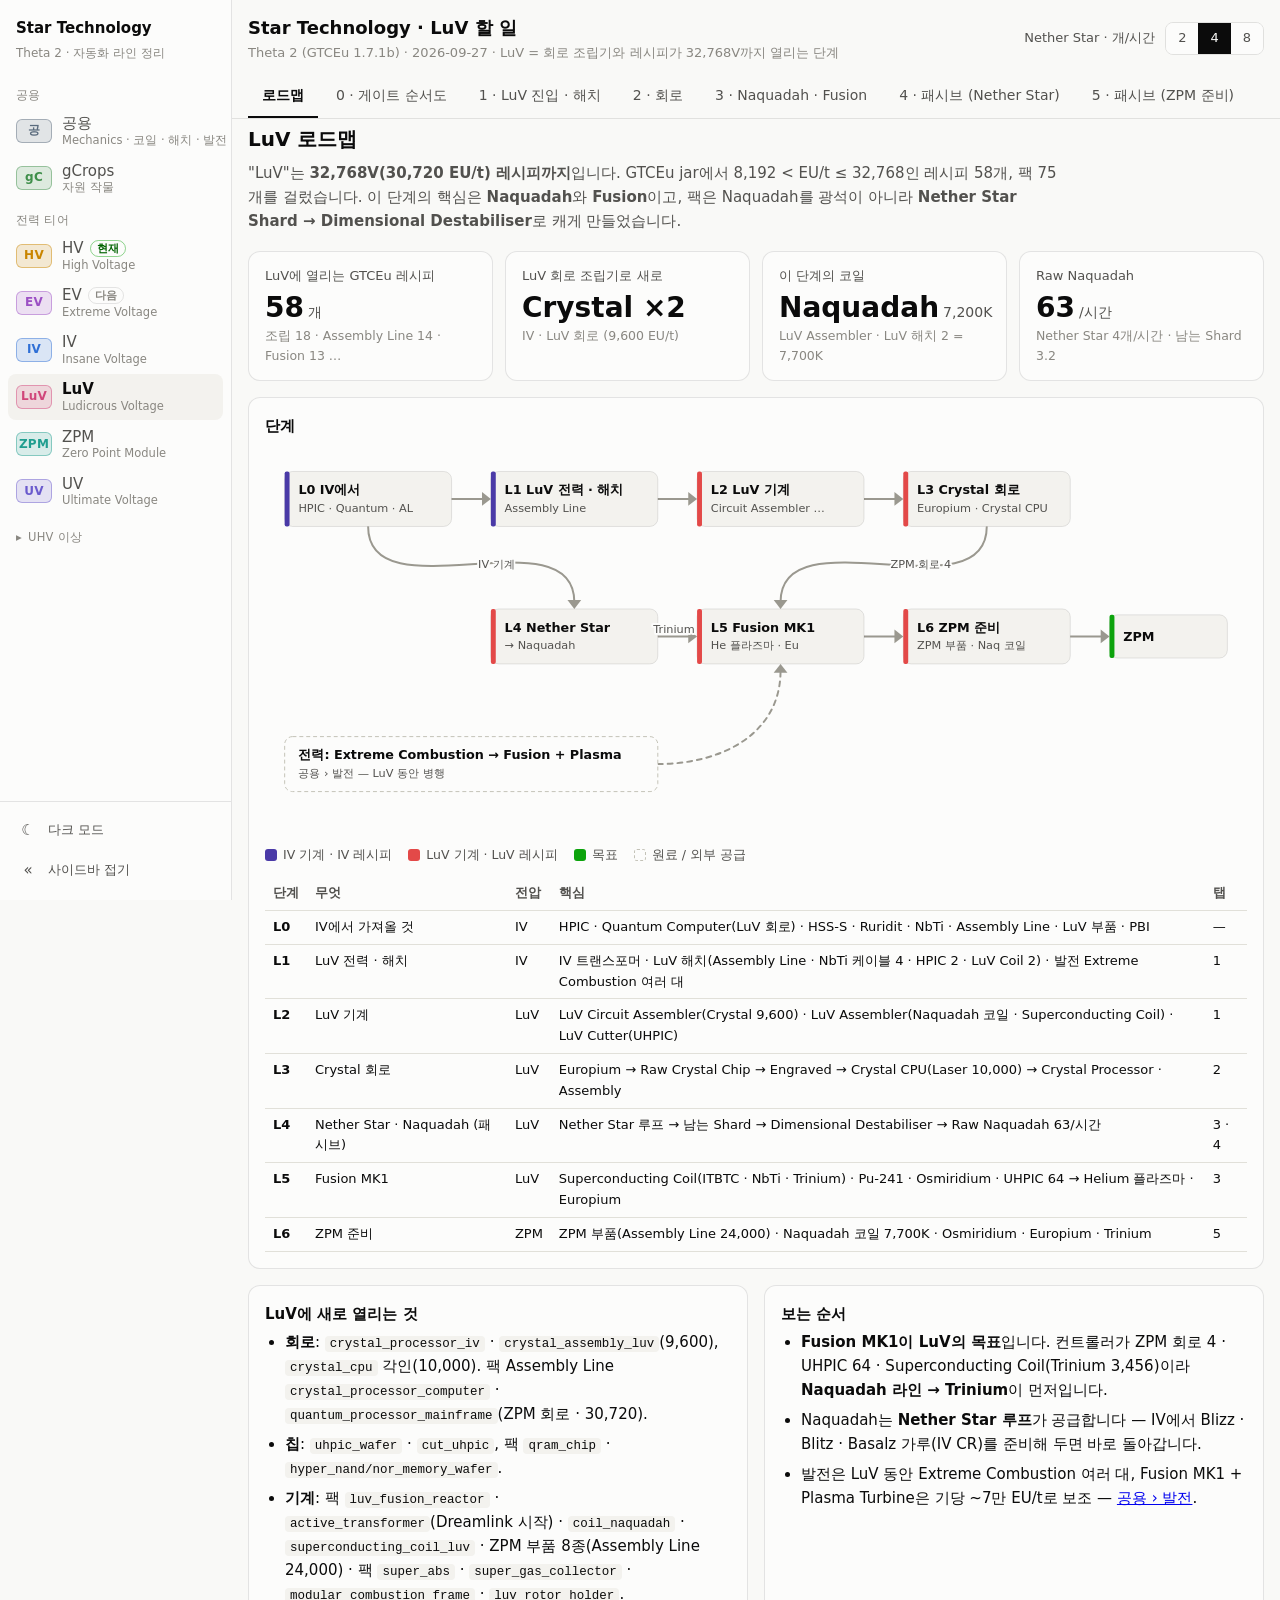
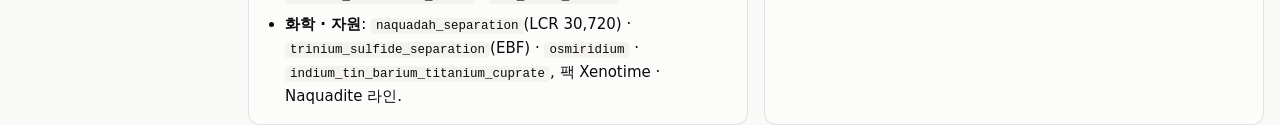
<file: luv.html>
<!doctype html>
<html lang="ko">
<head>
<meta charset="utf-8">
<meta name="viewport" content="width=device-width, initial-scale=1">
<title>LuV 할 일</title>
<link rel="stylesheet" href="assets/site.css">
<link rel="stylesheet" href="assets/page.css">
<script src="assets/shell.js"></script>
</head>
<body data-tier="LuV">
<header>
  <div class="wrap">
    <div class="top">
      <div>
        <h1>Star Technology · LuV 할 일</h1>
        <div class="meta">Theta 2 (GTCEu 1.7.1b) · 2026-09-27 · LuV = 회로 조립기와 레시피가 32,768V까지 열리는 단계</div>
      </div>
      <div class="controls">
        <span class="ctl-label">Nether Star · 개/시간</span>
        <div class="seg" id="nsn">
          <button data-ns="2">2</button>
          <button data-ns="4">4</button>
          <button data-ns="8">8</button>
        </div>
      </div>
    </div>
    <nav class="tabs" role="tablist" id="tabs"></nav>
  </div>
</header>
<main class="wrap" id="main"></main>
<div id="tip" role="tooltip"></div>

<script src="assets/charts.js"></script>
<script src="assets/gate.js"></script>
<script src="assets/layout3d.js"></script>
<script src="assets/power.js"></script>
<script src="assets/logi3d.js"></script>
<script src="assets/page.js"></script>
<script>

/* ---------- state ---------- */
const S = { nsN: 4, topic: 'overview', sub: {}, layGhost: true, layPipes: true, layLabels: true };
Object.assign(TIER, {
  LV: { c: 'var(--s3)', name: 'LV 기계' }, HV: { c: 'var(--s2)', name: 'HV 기계' },
  EV: { c: 'var(--s5)', name: 'EV 기계' }, IV: { c: 'var(--s7)', name: 'IV 기계 · IV 레시피' },
  LuV: { c: 'var(--s8)', name: 'LuV 기계 · LuV 레시피' }, ZPM: { c: 'var(--s4)', name: 'ZPM 레시피' }, GOAL: { c: 'var(--good)', name: '목표' },
});

/* ---------- constants ----------
   Nether Star 루프 (팩 additions/progression/lines/nether_stars.js):
   Nether Star → Forge Hammer → Shard 5 → Polarizer(EV) → Energized Shard.
   Energized Shard + 원소 가루 유체 720 → Autoclave(IV 3,840) → Infused Shard 50% + 45% = 기대값 0.95.
   (Energized 가루 경로 1.85개는 Heat Chamber가 ZPM Assembly Line이라 ZPM부터.)
   Infused 4종(Fire · Ice · Lightning · Earth) → Forming Press(IV) → Impure Nether Star → Implosion(EV) → Nether Star.
   Shard 1 + PCB Coolant 8000 → Dimensional Destabiliser(4,096 · 1200t) → Raw Naquadah 20. */
const INF_PER_SHARD = 0.95;
const SHARD_PER_STAR = 4 / INF_PER_SHARD;          // 4.21
const SURPLUS = 5 - SHARD_PER_STAR;                // 0.79
const POWDER_PER_TRY = 720 / 144;                  // 가루 5개 = 유체 720
const ELEM = [
  { e: 'Fire', p: 'Blaze', src: 'Blaze Rod (Blaze 농장 · gCrops blaze)', dust: null },
  { e: 'Ice', p: 'Blizz', src: 'Cobalt dust + Fluorine 1000 → 16 (CR 7,680)', dust: 'Cobalt' },
  { e: 'Lightning', p: 'Blitz', src: 'Platinum dust + Deuterium 1000 → 16 (CR 7,680)', dust: 'Platinum' },
  { e: 'Earth', p: 'Basalz', src: 'Rhodium dust + Helium 1000 → 16 (CR 7,680)', dust: 'Rhodium' },
];
const CRYSTAL = [
  { n: 'Crystal Processor', t: 'IV', id: 'crystal_processor_iv', eut: 9600, dur: 200, out: 1, in: 'Elite Circuit Board · Crystal CPU · Nano CPU 2 · ASMD Capacitor 6 · Transistor 6 · NbTi fine 8' },
  { n: 'Crystal Assembly', t: 'LuV', id: 'crystal_assembly_luv', eut: 9600, dur: 400, out: 2, in: 'Elite Circuit Board · Crystal Processor 2 · ASMD Inductor 4 · Capacitor 8 · RAM 24 · NbTi fine 16' },
  { n: 'Crystal Computer (팩)', t: 'ZPM', id: 'crystal_processor_computer', eut: 30720, dur: 400, out: 1, in: 'Assembly Line: Multilayer Fiber Board · Crystal Assembly 2 · ASMD Diode 4 · RAM 24 · NOR 16 · NAND 32 · NbTi fine 24 · Solder 576 (Scanner 연구)' },
  { n: 'Quantum Mainframe (팩)', t: 'ZPM', id: 'quantum_processor_mainframe', eut: 30720, dur: 600, out: 1, in: 'Assembly Line: HSS-G Frame 2 · Quantum Computer 2 · RAM 24 · HPIC 2 · ASMD Inductor 8 · Capacitor 16 · Diode 8 · Pt wire 8 · Solder 576' },
];

/* ---------- topics ---------- */
const TOPICS = [
  { id: 'overview', name: '로드맵' },
  { id: 'gate', name: '0 · 게이트 순서도' },
  { id: 'entry', name: '1 · LuV 진입 · 해치' },
  { id: 'circuit', name: '2 · 회로' },
  { id: 'resource', name: '3 · Naquadah · Fusion', subs: [['route', '처리 경로'], ['naq', 'Naquadah 패시브'], ['fusion', 'Fusion 원소 패시브'], ['3d', 'Naquadah 청크 · 3D'], ['fuel3d', 'Fusion 연료 청크 · 3D'], ['power', '전력 · 64A']] },
  { id: 'passive', name: '4 · 패시브 (Nether Star)', subs: [['flow', '흐름'], ['3d', '3D 배치'], ['power', '전력 · 64A']] },
  { id: 'prep', name: '5 · 패시브 (ZPM 준비)', subs: [['metal', '금속 · 초전도'], ['3d', '청크 · 3D']] },
  { id: 'next', name: '6 · ZPM 준비' },
];

/* ---------- 로드맵 ---------- */
function viewOverview() {
  const n = S.nsN;
  const stages = [
    ['L0', 'IV에서 가져올 것', 'IV', 'HPIC · Quantum Computer(LuV 회로) · HSS-S · Ruridit · NbTi · Assembly Line · LuV 부품 · PBI'],
    ['L1', 'LuV 전력 · 해치', 'IV', 'IV 트랜스포머 · LuV 해치(Assembly Line · NbTi 케이블 4 · HPIC 2 · LuV Coil 2) · 발전 Extreme Combustion 여러 대'],
    ['L2', 'LuV 기계', 'LuV', 'LuV Circuit Assembler(Crystal 9,600) · LuV Assembler(Naquadah 코일 · Superconducting Coil) · LuV Cutter(UHPIC)'],
    ['L3', 'Crystal 회로', 'LuV', 'Europium → Raw Crystal Chip → Engraved → Crystal CPU(Laser 10,000) → Crystal Processor · Assembly'],
    ['L4', 'Nether Star · Naquadah (패시브)', 'LuV', `Nether Star 루프 → 남는 Shard → Dimensional Destabiliser → Raw Naquadah ${fmt(n * SURPLUS * 20, 0)}/시간`],
    ['L5', 'Fusion MK1', 'LuV', 'Superconducting Coil(ITBTC · NbTi · Trinium) · Pu-241 · Osmiridium · UHPIC 64 → Helium 플라즈마 · Europium'],
    ['L6', 'ZPM 준비', 'ZPM', 'ZPM 부품(Assembly Line 24,000) · Naquadah 코일 7,700K · Osmiridium · Europium · Trinium'],
  ];
  return `
  <h2>LuV 로드맵</h2>
  <p class="lead">"LuV"는 <b>32,768V(30,720 EU/t) 레시피까지</b>입니다. GTCEu jar에서 8,192 &lt; EU/t ≤ 32,768인 레시피 58개, 팩 75개를 걸렀습니다. 이 단계의 핵심은 <b>Naquadah</b>와 <b>Fusion</b>이고, 팩은 Naquadah를 광석이 아니라 <b>Nether Star Shard → Dimensional Destabiliser</b>로 캐게 만들었습니다.</p>
  <div class="tiles">
    ${tile('LuV에 열리는 GTCEu 레시피', '58', '개', '조립 18 · Assembly Line 14 · Fusion 13 …')}
    ${tile('LuV 회로 조립기로 새로', 'Crystal ×2', '', 'IV · LuV 회로 (9,600 EU/t)')}
    ${tile('이 단계의 코일', 'Naquadah', '7,200K', 'LuV Assembler · LuV 해치 2 = 7,700K')}
    ${tile('Raw Naquadah', fmt(n * SURPLUS * 20, 0), '/시간', `Nether Star ${n}개/시간 · 남는 Shard ${fmt(n * SURPLUS, 1)}`)}
  </div>
  <div class="card">
    <h3>단계</h3>
    ${flow({
      label: 'LuV 로드맵', h: 400,
      nodes: [
        { id: 'l0', x: 20, y: 30, w: 170, t: 'L0 IV에서', s: 'HPIC · Quantum · AL', k: 'IV' },
        { id: 'l1', x: 230, y: 30, w: 170, t: 'L1 LuV 전력 · 해치', s: 'Assembly Line', k: 'IV' },
        { id: 'l2', x: 440, y: 30, w: 170, t: 'L2 LuV 기계', s: 'Circuit Assembler …', k: 'LuV' },
        { id: 'l3', x: 650, y: 30, w: 170, t: 'L3 Crystal 회로', s: 'Europium · Crystal CPU', k: 'LuV' },
        { id: 'l4', x: 230, y: 170, w: 170, t: 'L4 Nether Star', s: '→ Naquadah', k: 'LuV' },
        { id: 'l5', x: 440, y: 170, w: 170, t: 'L5 Fusion MK1', s: 'He 플라즈마 · Eu', k: 'LuV' },
        { id: 'l6', x: 650, y: 170, w: 170, t: 'L6 ZPM 준비', s: 'ZPM 부품 · Naq 코일', k: 'LuV' },
        { id: 'zpm', x: 860, y: 176, w: 120, h: 44, t: 'ZPM', k: 'GOAL' },
        { id: 'pw', x: 20, y: 300, w: 380, t: '전력: Extreme Combustion → Fusion + Plasma', s: '공용 › 발전 — LuV 동안 병행', k: 'src' },
      ],
      edges: [
        { a: 'l0', b: 'l1' }, { a: 'l1', b: 'l2' }, { a: 'l2', b: 'l3' }, { a: 'l0', b: 'l4', fs: 'b', ts: 't', l: 'IV 기계', lt: 0.5 },
        { a: 'l4', b: 'l5', l: 'Trinium' }, { a: 'l3', b: 'l5', fs: 'b', ts: 't', l: 'ZPM 회로 4' },
        { a: 'l5', b: 'l6' }, { a: 'l6', b: 'zpm' }, { a: 'pw', b: 'l5', dash: true, fs: 'r', ts: 'b' },
      ],
    })}
    ${tierLegend(['IV', 'LuV', 'GOAL', 'src'])}
    <div class="tscroll" style="margin-top:12px"><table>
      <thead><tr><th>단계</th><th>무엇</th><th>전압</th><th>핵심</th><th>탭</th></tr></thead>
      <tbody>${stages.map(([id, t, v, d], i) => `<tr><td><b>${id}</b></td><td>${esc(t)}</td><td>${v}</td><td>${esc(d)}</td><td>${['—', '1', '1', '2', '3 · 4', '3', '5'][i]}</td></tr>`).join('')}</tbody></table></div>
  </div>
  <div class="grid2">
    <div class="card"><h3>LuV에 새로 열리는 것</h3><ul class="pts">
      <li><b>회로</b>: <code>crystal_processor_iv</code> · <code>crystal_assembly_luv</code>(9,600), <code>crystal_cpu</code> 각인(10,000). 팩 Assembly Line <code>crystal_processor_computer</code> · <code>quantum_processor_mainframe</code>(ZPM 회로 · 30,720).</li>
      <li><b>칩</b>: <code>uhpic_wafer</code> · <code>cut_uhpic</code>, 팩 <code>qram_chip</code> · <code>hyper_nand/nor_memory_wafer</code>.</li>
      <li><b>기계</b>: 팩 <code>luv_fusion_reactor</code> · <code>active_transformer</code>(Dreamlink 시작) · <code>coil_naquadah</code> · <code>superconducting_coil_luv</code> · ZPM 부품 8종(Assembly Line 24,000) · 팩 <code>super_abs</code> · <code>super_gas_collector</code> · <code>modular_combustion_frame</code> · <code>luv_rotor_holder</code>.</li>
      <li><b>화학 · 자원</b>: <code>naquadah_separation</code>(LCR 30,720) · <code>trinium_sulfide_separation</code>(EBF) · <code>osmiridium</code> · <code>indium_tin_barium_titanium_cuprate</code>, 팩 Xenotime · Naquadite 라인.</li>
    </ul></div>
    <div class="card"><h3>보는 순서</h3><ul class="pts">
      <li><b>Fusion MK1이 LuV의 목표</b>입니다. 컨트롤러가 ZPM 회로 4 · UHPIC 64 · Superconducting Coil(Trinium 3,456)이라 <b>Naquadah 라인 → Trinium</b>이 먼저입니다.</li>
      <li>Naquadah는 <b>Nether Star 루프</b>가 공급합니다 — IV에서 Blizz · Blitz · Basalz 가루(IV CR)를 준비해 두면 바로 돌아갑니다.</li>
      <li>발전은 LuV 동안 Extreme Combustion 여러 대, Fusion MK1 + Plasma Turbine은 기당 ~7만 EU/t로 보조 — <a href="common.html#power">공용 › 발전</a>.</li>
    </ul></div>
  </div>`;
}

/* ---------- 0 게이트 순서도 ----------
   IV 게이트 순서도(iv.html#gate) 다음 단계. 멀티블럭은 IV 해치 2개 = LuV(30,720)라 Naquadah 분리 · Twinite · Osmiridium blast는 이미 돈다.
   LuV에서 새로 막는 것: (1) LuV 단일 블록(Assembler · Cutter · Circuit Assembler · Laser Engraver), 그중 LuV Assembler가 만드는
   Naquadah 코일 · Superconducting Coil · Voltage Coil, (2) ZPM을 여는 LuV 해치(Assembly Line), (3) Fusion MK1. 수치는 jar 재료 blast 정의 · 팩 스크립트. */
const LUV_V = { now: ['지금 됨 (IV 해치 2)', 'var(--good)'], coil: ['Naquadah 코일 뒤', 'var(--s4)'], luvs: ['LuV 단일 블록', 'var(--s8)'], al: ['Assembly Line', 'var(--s7)'], luvh: ['LuV 해치 2개', 'var(--critical)'] };
function viewGate() {
  const chart = gateFlow('LuV 게이트 순서도',
    [[18, 'IV에서 가져옴 (iv.html 게이트 순서도 끝)'], [110, '게이트 없음 — 멀티블럭은 IV 해치 2개 = LuV 30,720 · 단일 블록은 IV 8,192'], [276, '게이트 1 · LuV 단일 블록'],
     [370, 'LuV 단일 블록 레시피'], [464, '게이트 2 · LuV 해치 · Superconducting Coil'], [558, 'LuV 해치 2개 = ZPM · 게이트 3 · Fusion MK1'], [724, 'ZPM 진입']],
    [
      ['a0', 0, 'r0', 'IV 단일 블록 · Quantum', 'Assembler · Cutter · Mixer · CA', 'OK', 'IV 게이트 1 · 3'],
      ['b0', 1, 'r0', 'IV 해치 ×4', '2개 = LuV 30,720', 'OK', 'IV 게이트 2'],
      ['c0', 2, 'r0', 'Nano Mainframe · Quantum Computer', 'LuV 회로', 'OK', 'nano_mainframe_luv (EV CA) · quantum_computer_luv (IV CA)'],
      ['d0', 3, 'r0', 'HSS-G 코일 EBF', 'IV 해치 2 = 5,800K', 'OK', 'HSS-S · HSS-E · Twinite'],
      ['a1', 0, 'r1', 'Assembly Line', 'LuV 부품 6,000 · 해치 1개로', 'IV', 'assembly_line_casing · control_casing (IV Assembler). LuV Motor · Pump · Piston … 8종이 6,000 EU/t'],
      ['b1', 1, 'r1', 'UHPIC 웨이퍼', 'LCR + IV 해치 2 · 클린룸', 'IV', 'uhpic_wafer: HPIC 웨이퍼 + InGaP 8 + Naquadah 576 (LuV · 1200t). 멀티블럭 클린룸 인식 EMI 확인'],
      ['c1', 2, 'r1', 'ZPM 회로 (Assembly Line)', 'quantum_processor_mainframe 30,720', 'IV', '팩이 ZPM 회로를 Assembly Line으로 옮김 — Fusion MK1 · LuV Circuit Assembler에 필요'],
      ['d1', 3, 'r1', 'Naquadah 분리 · Twinite', 'LCR + IV 해치 2 · HSS-G EBF', 'LuV', 'naquadah_separation VA[LuV] · Twinite 5300K VA[LuV] (HSS-G + IV 해치 2 = 5,800K) — 3 탭 · 5 탭'],
      ['a1b', 0, 'r1b', 'LuV Hull · 부품', 'RPP plate 8 · NbTi 케이블 2', 'IV', 'jar PLATE[LuV] = Rhodium-Plated Palladium, CABLE[LuV] = Niobium-Titanium (IV 페이지 5 탭 패시브)'],
      ['b1b', 1, 'r1b', 'Osmiridium · Samarium 자석', 'Voltage Coil 재료', 'IV', 'Osmiridium blast 4500K · VA[LuV] (RTM + IV 해치 2). dust는 LuV Mixer 또는 GCYM Large Mixer + IV 해치 2. Samarium 5400K · VA[EV]'],
      ['c1b', 2, 'r1b', 'Crystal 재료', 'Raw Crystal Chip · Europium', 'IV', 'raw_crystal_chip (Autoclave 320 · 클린룸) · 재성장에 Europium 16 → Fusion MK1'],
      ['d1b', 3, 'r1b', 'Nether Star → Naquadah', '4 탭 루프 · 3 탭 정제', 'LuV', 'Dimensional Destabiliser (LuV Hull) → Raw Naquadah'],
      ['asm', 0, 'r2', 'LuV Assembler', 'Naq 코일 · 각종 Coil', 'GATE', 'Assembler 멀티블럭은 해치 2개 불가 → 단일 블록'],
      ['cut', 1, 'r2', 'LuV Cutter', 'cut_uhpic · Large Cutter 대안', 'GATE', 'GCYM Large Cutter + IV 해치 2개도 LuV'],
      ['lca', 2, 'r2', 'LuV Circuit Assembler', 'ZPM 회로 2 · LuV Emitter', 'GATE', 'Circuit Assembler 작업대 회로 칸 = 한 단계 위(ZPM) 회로 → Assembly Line ZPM 회로'],
      ['le', 3, 'r2', 'LuV Laser Engraver', 'crystal_cpu 10,000 · 클린룸', 'GATE', '대형 각인기 대안은 EMI 확인'],
      ['vc', 0, 'r3', 'LuV Voltage Coil', 'Samarium rod + Osmiridium fine 16', 'LuV', 'voltage_coil_luv (LuV Assembler 30,720)'],
      ['uh', 1, 'r3', 'UHPIC', 'cut_uhpic · 클린룸', 'CR', 'UHPIC 웨이퍼 → UHPIC 2. Fusion MK1 컨트롤러 64개 · ZPM · UV 해치'],
      ['cc', 2, 'r3', 'Crystal 회로', 'crystal_processor · assembly 9,600', 'CR', 'IV · LuV 회로'],
      ['nc', 3, 'r3', 'Naquadah 코일', 'LuV Assembler · IV 해치 2 = 7,600K', 'LuV', 'Enriched Naquadah(7000K · IV) · Trinium(LuV) · Naquadah Alloy(7200K · LuV)가 여기서 열림'],
      ['hat', 0, 'r4', 'LuV 에너지 해치', 'Assembly Line 30,720 · HPIC 2 · NbTi 4 · Coil 2 · LuV 회로', 'GATE', 'energy_hatch_luv 400t. Assembly Line에 IV 해치 2개로 LuV를 만드는지는 EMI 확인 — 안 되면 IV 트랜스포머 승압', 2],
      ['sc', 2, 'r4', 'Superconducting Coil', 'ITBTC 2x 32 · NbTi foil 32 · Trinium 3,456', 'GATE', 'LuV Assembler. ITBTC: Mixer LuV In 4 · Sn 2 · Ba 2 · Ti · Cu 7 + O₂'],
      ['tr', 3, 'r4', 'Trinium · Enriched Naq', 'Naq 코일 EBF', 'LuV', 'trinium_sulfide_separation VA[LuV] · enriched_naquadah_sulfate 7000K VA[IV] — 3 탭 패시브'],
      ['zr', 0, 'r5', 'ZPM 레시피 (멀티블럭)', 'LuV 해치 2 = ZPM 122,880', 'ZPM', 'Dragonsteel 7100K · VA[ZPM] (Naq 코일 + LuV 해치 2 = 7,700K) · Research Station (Assembly Line 100,000)'],
      ['fu', 2, 'r5', 'Fusion MK1', 'SC Coil · ZPM 회로 4 · UHPIC 64', 'GATE', 'luv_fusion_reactor (Assembly Line LuV): Superconducting Coil · ZPM 회로 4 · Pu-241 double plate · Osmiridium double plate · IV Field Gen 2 · UHPIC 64 · ITBTC 32'],
      ['nqa', 3, 'r5', 'Naquadah Alloy', '7200K · LuV · Naq 코일 + IV 해치 2', 'LuV', 'ZPM plate (5 탭 패시브)'],
      ['he', 2, 'r6', 'He 플라즈마 · Europium', 'D · T · Nd 패시브 (3 탭)', 'LuV', 'Europium → Crystal 재성장 · ZPM Motor'],
      ['zp', 3, 'r6', 'ZPM 준비 합금 패시브', 'Osmiridium · Dragonsteel', 'LuV', '5 탭'],
      ['zpm', 0, 'r7', 'ZPM 진입', 'ZPM Hull(Naquadah Alloy plate 8 · VG 케이블 2) → 연구(CWU) · ZPM 단일 블록 · ZPM 해치(Assembly Line 122,880)', 'GOAL', 'zpm.html', 4],
    ],
    [
      { a: 'a1b', b: 'asm', fs: 'b', ts: 't' }, { a: 'b1b', b: 'asm', fs: 'b', ts: 't', to: 40 }, { a: 'c1', b: 'lca', fs: 'b', ts: 't', k: 20 },
      { a: 'asm', b: 'vc' }, { a: 'cut', b: 'uh' }, { a: 'lca', b: 'cc' }, { a: 'le', b: 'cc', dash: true },
      { a: 'vc', b: 'hat', fs: 'b', ts: 't', to: -123 }, { a: 'uh', b: 'hat', fs: 'b', ts: 't', to: 123 }, { a: 'nc', b: 'tr' }, { a: 'tr', b: 'sc', fs: 'l', ts: 'r' },
      { a: 'hat', b: 'zr', fs: 'b', ts: 't', fo: -123 }, { a: 'sc', b: 'fu' }, { a: 'tr', b: 'nqa' },
      { a: 'fu', b: 'he' }, { a: 'nqa', b: 'zp' }, { a: 'zp', b: 'zpm', fs: 'b', ts: 't', to: 385 },
    ]);
  return `
  <h2>0 · 게이트 순서도</h2>
  <p class="lead"><a href="iv.html#gate">IV 게이트 순서도</a>의 다음 단계입니다. IV 해치 2개 멀티블럭이 이미 LuV(30,720)라 <b>Naquadah 분리 · Twinite · Osmiridium · UHPIC 웨이퍼</b>는 LuV 전력 없이 됩니다. LuV에서 새로 막는 것은 <b>LuV 단일 블록</b>(특히 Naquadah 코일 · Superconducting Coil을 만드는 LuV Assembler), <b>LuV 해치</b>, 그리고 <b>Fusion MK1</b>입니다.</p>
  ${callout('info', 'i', '<b>Naquadah 코일이 LuV의 첫 관문입니다.</b> Enriched Naquadah(7000K) · Trinium · Naquadah Alloy(7200K)가 전부 이 코일을 기다리고, Trinium이 Superconducting Coil → Fusion MK1로 이어집니다. 코일 재료의 Naquadah는 분리 전 그대로의 dust라 Nether Star 루프만 돌면 바로 됩니다.')}
  <div class="card"><h3>순서도</h3><p class="sub">위에서 아래로. 빨간 띠가 게이트, 초록 띠가 IV에서 가져온 것. 노드에 마우스를 올리면 레시피 ID와 수치.</p>${chart}${tierLegend(['OK', 'IV', 'LuV', 'CR', 'GATE', 'ZPM', 'GOAL'])}</div>
  <div class="card"><h3>단계별 할 일 · 막는 것 · 풀리는 것</h3>${gateStages([
    ['0 · IV에서 가져옴', 'IV 단일 블록 · Quantum 회로 · IV 해치 4 · HSS-G 코일 EBF', '—', 'LuV 레시피 (멀티블럭)', ''],
    ['1 · 게이트 없음', 'Assembly Line · LuV 부품 · UHPIC 웨이퍼 · ZPM 회로(AL) · LuV Hull · Osmiridium · Nether Star → Naquadah', 'HPIC · Naquadah 양', '게이트 1 재료', ''],
    ['게이트 1 · LuV 단일 블록', 'LuV Assembler · Cutter · Circuit Assembler · Laser Engraver', 'LuV 부품(AL) · ZPM 회로 2(CA)', 'Voltage Coil · UHPIC · Crystal 회로 · Naquadah 코일', 'gate'],
    ['게이트 2 · LuV 해치 · SC Coil', 'energy_hatch_luv (AL) · Superconducting Coil (Trinium 3,456)', 'Naquadah 코일 → Trinium', 'ZPM 레시피 (멀티블럭)', 'gate'],
    ['게이트 3 · Fusion MK1', 'luv_fusion_reactor (AL)', 'SC Coil · UHPIC 64 · Pu-241 (EMI)', 'He 플라즈마 · Europium · Lutetium', 'gate'],
    ['ZPM 진입', 'ZPM Hull · 연구(CWU) · ZPM 단일 블록 · ZPM 해치', 'Naquadah Alloy · Research Station', '<a href="zpm.html#gate">ZPM 게이트</a>', 'goal'],
  ])}</div>
  <div class="card"><h3>해치 2개 기준 레시피 판정</h3><p class="sub">Naquadah 코일 7,200K: IV 해치 2개(LuV) 7,600K · LuV 해치 2개(ZPM) 7,700K. HSS-G 5,400K: IV 해치 2개 5,800K.</p>${gateVerdicts([
    ['Naquadah 분리', 'naquadah_separation', 0, 30720, 'LCR + IV 해치 2', 'now'],
    ['Twinite (LuV 초전도)', 'blast · twinite', 5300, 30720, 'HSS-G EBF + IV 해치 2 (5,800K)', 'now'],
    ['Osmiridium', 'blast · osmiridium', 4500, 30720, 'RTM · HSS-G EBF + IV 해치 2', 'now'],
    ['UHPIC 웨이퍼', 'uhpic_wafer', 0, 30720, 'LCR + IV 해치 2 · 클린룸 (EMI)', 'now'],
    ['Enriched Naquadah', 'enriched_naquadah_sulfate_separation', 7000, 7680, 'Naq 코일 + EV 해치 2 (7,500K)', 'coil'],
    ['Trinium', 'trinium_sulfide_separation', 7200, 30720, 'Naq 코일 + IV 해치 2 (7,600K)', 'coil'],
    ['Naquadah Alloy', 'blast · naquadah_alloy', 7200, 30720, 'Naq 코일 + IV 해치 2', 'coil'],
    ['Naquadah 코일 · Voltage Coil · SC Coil', 'coil_naquadah · voltage_coil_luv · superconducting_coil', 0, 30720, 'LuV Assembler', 'luvs'],
    ['UHPIC 절단', 'cut_uhpic', 0, 30720, 'LuV Cutter · 클린룸', 'luvs'],
    ['Crystal CPU', 'crystal_cpu', 0, 10000, 'LuV Laser Engraver · 클린룸', 'luvs'],
    ['LuV 해치 · Fusion MK1 · ZPM 회로', 'energy_hatch_luv · luv_fusion_reactor · quantum_processor_mainframe', 0, 30720, 'Assembly Line', 'al'],
    ['Dragonsteel (ZPM 초전도)', 'blast · dragonsteel (팩)', 7100, 122880, 'Naq 코일 + LuV 해치 2 (7,700K)', 'luvh'],
  ], LUV_V)}</div>`;
}

/* ---------- 1 LuV 진입 · 해치 ---------- */
function viewEntry() {
  return `
  <h2>1 · LuV 진입 · 해치</h2>
  <p class="lead">LuV부터 <b>에너지 해치가 Assembly Line 레시피</b>입니다(<code>energy_hatch_luv</code> 30,720 · 400t). Assembly Line에 IV 해치 2개를 달아 LuV 전압을 만들거나(${EMI}) IV 트랜스포머로 LuV 전력을 끌어옵니다.</p>
  ${flow({
    label: 'LuV 해치', h: 300,
    nodes: [
      { id: 'hp', x: 20, y: 30, w: 170, t: 'HPIC ×2', s: 'IV 페이지 1 탭', k: 'IV' },
      { id: 'lc', x: 20, y: 170, w: 170, t: 'LuV 회로 1', s: 'Quantum Computer · Crystal Assembly', k: 'IV' },
      { id: 'vc', x: 230, y: 170, w: 180, t: 'LuV Voltage Coil ×2', s: 'Samarium Magnetic rod · Osmiridium fine 16', k: 'LuV', tip: 'voltage_coil_luv: LuV Assembler 30720 · Osmiridium = Mixer LuV Os 1 + Ir 3' },
      { id: 'nb', x: 230, y: 30, w: 180, t: 'NbTi 케이블 4', s: 'IV 페이지 5 탭', k: 'IV' },
      { id: 'al', x: 470, y: 100, w: 180, t: 'Assembly Line', s: 'NaK 6000 · Solder 720 · 400t', k: 'LuV' },
      { id: 'hat', x: 700, y: 100, w: 240, t: 'LuV Energy Hatch', s: '+ LuV Hull', k: 'GOAL' },
    ],
    edges: [{ a: 'hp', b: 'al' }, { a: 'nb', b: 'al' }, { a: 'lc', b: 'al' }, { a: 'vc', b: 'al' }, { a: 'al', b: 'hat' }],
  })}
  ${tierLegend(['IV', 'LuV', 'GOAL'])}
  <div class="grid2">
    <div class="card"><h3>LuV 기계</h3><div class="tscroll"><table>
      <thead><tr><th>기계</th><th>여는 레시피</th><th>해치 2개 대안</th></tr></thead><tbody>
        <tr><td><b>LuV Circuit Assembler</b></td><td>Crystal Processor · Assembly(9,600)</td><td>필수</td></tr>
        <tr><td><b>LuV Laser Engraver</b></td><td><code>crystal_cpu</code>(10,000 · 클린룸)</td><td>팩 대형 각인기 ${EMI}</td></tr>
        <tr><td><b>LuV Assembler</b></td><td>Naquadah 코일 · Superconducting Coil · Voltage Coil · Active Transformer</td><td>필수</td></tr>
        <tr><td><b>LuV Cutter</b></td><td><code>cut_uhpic</code></td><td>Large Cutter + IV 해치 2</td></tr>
        <tr><td><b>LuV Mixer</b></td><td>Osmiridium · ITBTC</td><td>Large Mixer + IV 해치 2</td></tr>
        <tr><td><b>LCR (IV 해치 2)</b></td><td><code>naquadah_separation</code> · <code>uhpic_wafer</code></td><td>—</td></tr>
      </tbody></table></div></div>
    <div class="card"><h3>UHPIC</h3><ul class="pts">
      <li><code>uhpic_wafer</code>(LuV CR · 클린룸 · 1200t): HPIC 웨이퍼 + <b>InGaP 8</b> + <b>Naquadah 576</b> → UHPIC 웨이퍼 → LuV Cutter → UHPIC 2.</li>
      <li>UHPIC는 ZPM · UV 해치 2개씩, <b>Fusion MK1 컨트롤러 64개</b>, Active Transformer 2개. Naquadah 576mB = Naquadah 4 ingot — L4의 Naquadah가 여기로도.</li>
      <li>클린룸: LuV부터는 Sterile Cleanroom이 필요한 레시피가 생깁니다(Wetware 등) ${EMI}.</li>
    </ul></div>
  </div>`;
}

/* ---------- 2 회로 ---------- */
function viewCircuit() {
  return `
  <h2>2 · 회로</h2>
  <p class="lead"><b>LuV Circuit Assembler</b>가 Crystal 계열을 엽니다. <b>ZPM 회로</b>는 팩이 두 가지 모두 <b>Assembly Line(30,720)</b>으로 옮겨서 LuV에서 만들 수 있습니다 — Fusion MK1 컨트롤러에 ZPM 회로 4개가 들어갑니다.</p>
  <div class="card">
    ${hbar(CRYSTAL.map(c => ({ label: `${c.n} (${c.t})`, sub: c.id, value: c.eut, color: c.eut > 9600 ? 'var(--s8)' : 'var(--s7)', text: `${fmt(c.eut, 0)} EU/t · ${c.dur}t · ${c.out}개` })), { max: 40000, ref: { v: 32768, l: 'LuV 한계 32,768V' }, cols: ['회로', 'EU/t'] })}
    <div class="tscroll" style="margin-top:12px"><table><thead><tr><th>회로</th><th>재료</th></tr></thead>
      <tbody>${CRYSTAL.map(c => `<tr><td><b>${c.n}</b> <code>${c.id}</code></td><td>${esc(c.in)}</td></tr>`).join('')}</tbody></table></div>
  </div>
  ${flow({
    label: 'Crystal CPU', h: 220,
    nodes: [
      { id: 'em', x: 20, y: 30, w: 160, t: 'Exquisite Emerald', s: '또는 Olivine', k: 'src' },
      { id: 'eu', x: 20, y: 130, w: 160, t: 'Europium 16mB', s: 'Fusion MK1 (3 탭)', k: 'LuV' },
      { id: 'rc', x: 220, y: 70, w: 170, t: 'Raw Crystal Chip', s: 'Autoclave · 클린룸 · 12000t · 10%+', k: 'EV', tip: 'raw_crystal_chip_emerald: 320 EU/t · 출력 10% (+20%/티어)' },
      { id: 'pt', x: 420, y: 130, w: 170, t: 'Chip Part ×9 → 재성장', s: 'Forge Hammer → Autoclave Eu 16', k: 'EV', tip: 'raw_crystal_chip_from_part_europium: Part 1 + Eu 16 → Raw Chip 1 (12000t) — Mutagen · Bacterial Sludge면 80%' },
      { id: 'en', x: 420, y: 20, w: 170, t: 'Engraved Crystal Chip', s: 'EBF 5,000K · Emerald plate · He 1000', k: 'IV' },
      { id: 'cpu', x: 640, y: 20, w: 170, t: 'Crystal CPU', s: 'Laser Engraver · Lime 렌즈 · 10,000', k: 'LuV' },
      { id: 'cp', x: 850, y: 20, w: 130, t: 'Crystal Processor', k: 'GOAL' },
    ],
    edges: [{ a: 'em', b: 'rc' }, { a: 'eu', b: 'rc' }, { a: 'rc', b: 'en' }, { a: 'rc', b: 'pt', l: '1개는 쪼개서' }, { a: 'pt', b: 'rc', dash: true, fs: 'l', ts: 'b' }, { a: 'en', b: 'cpu' }, { a: 'cpu', b: 'cp' }],
  })}
  <div class="grid2">
    <div class="card"><h3>Crystal 쪽을 고르는 이유</h3><ul class="pts">
      <li>Quantum 계열은 Qbit CPU · Nano CPU · SMD가 많이 들고, Crystal은 <b>Raw Chip을 9조각 → 재성장</b>으로 불릴 수 있습니다. Mutagen(250mB)을 쓰면 조각당 80%.</li>
      <li>Crystal Processor(IV 회로)가 9,600 EU/t · 200t로 한 번에 1개 — IV 회로 대량 생산은 Quantum Assembly(2,400 · 2개)가 더 쌉니다.</li>
      <li>ZPM 회로 두 경로의 차이는 ${EMI}(연구 · 재료 합계). 둘 다 Scanner 연구 1회.</li>
    </ul></div>
    <div class="card"><h3>새 재료</h3><ul class="pts">
      <li><b>Elite Circuit Board</b> · <b>Multilayer Fiber-Reinforced Board</b>: PBI · Epoxy 계열 ${EMI}.</li>
      <li><b>Niobium-Titanium fine wire</b>: IV 페이지 5 탭 NbTi.</li>
      <li><b>Mutagen</b>: <code>distillery:mutagen</code>(IV 7,680) — 팩 원료 ${EMI}.</li>
    </ul></div>
  </div>`;
}

/* ---------- 3 Naquadah · Fusion ---------- */
function viewResource() {
  return `
  <h2>3 · Naquadah · Fusion</h2>${subnav()}
  <p class="lead">Naquadah는 <b>Dimensional Destabiliser</b>(LuV Hull · 팩)가 Nether Star Shard 1개 + PCB Coolant 8,000으로 <b>Raw Naquadah 20</b>을 캡니다(4,096 EU/t · 1200t). Raw Naquadah를 광석 라인으로 dust까지 내린 뒤 GTCEu 정제 체인으로 Enriched Naquadah · Trinium · Naquadria를 뽑습니다.</p>
  ${flow({
    label: 'Naquadah 정제', h: 420,
    nodes: [
      { id: 'sh', x: 20, y: 30, w: 170, t: 'Nether Star Shard', s: '4 탭 루프의 남는 몫', k: 'src' },
      { id: 'dd', x: 230, y: 30, w: 180, t: 'Dimensional Destabiliser', s: 'PCB Coolant 8000 · 1200t', k: 'IV', tip: 'naquadah_mining: 4096 EU/t · Hot PCB Coolant 9600 회수 · Nether Star dust tiny 80%' },
      { id: 'rn', x: 450, y: 30, w: 160, t: 'Raw Naquadah 20', s: '광석 라인 → dust', k: 'IV' },
      { id: 'ns', x: 650, y: 30, w: 330, t: 'Naquadah Separation', s: 'LCR(IV 해치 2) · Naq 6 + Fluoroantimonic 1000', k: 'LuV', tip: 'naquadah_separation 30720 · 600t → Titanium Trifluoride 4 · Impure Enriched 2000 · Impure Naquadria 2000' },
      { id: 'ie', x: 450, y: 170, w: 160, t: 'Impure Enriched', s: 'Centrifuge 1,920', k: 'EV' },
      { id: 'ts', x: 230, y: 170, w: 180, t: 'Trinium Sulfide', s: '+ Zinc → EBF LuV', k: 'LuV', tip: 'trinium_sulfide_separation: TrS 2 + Zn → Hot Trinium · 30720 · 750t' },
      { id: 'tr', x: 20, y: 170, w: 170, t: 'Trinium', s: 'Superconducting Coil', k: 'GOAL' },
      { id: 'enq', x: 450, y: 300, w: 160, t: 'Enriched Naquadah', s: 'Sulfate → EBF 7,680', k: 'GOAL' },
      { id: 'iq', x: 780, y: 170, w: 200, t: 'Impure Naquadria', s: 'Centrifuge → Indium Phosphide', k: 'EV' },
      { id: 'nq', x: 780, y: 300, w: 200, t: 'Naquadria', s: 'Sulfate → EBF ZPM', k: 'LuV' },
    ],
    edges: [
      { a: 'sh', b: 'dd' }, { a: 'dd', b: 'rn' }, { a: 'rn', b: 'ns' }, { a: 'ns', b: 'ie', fs: 'b', ts: 't', fo: -80 }, { a: 'ie', b: 'ts' }, { a: 'ts', b: 'tr' },
      { a: 'ie', b: 'enq', fs: 'b', ts: 't' }, { a: 'ns', b: 'iq', fs: 'b', ts: 't', fo: 110 }, { a: 'iq', b: 'nq', fs: 'b', ts: 't' },
    ],
  })}
  ${tierLegend(['EV', 'IV', 'LuV', 'GOAL', 'src'])}
  <div class="grid2">
    <div class="card"><h3>Fusion MK1 (팩 <code>luv_fusion_reactor</code>)</h3><ul class="pts">
      <li>Assembly Line LuV · 1200t: <b>Superconducting Coil</b> · <b>ZPM 회로 4</b> · Plutonium-241 double plate · Osmiridium double plate · IV Field Generator 2 · <b>UHPIC 64</b> · ITBTC wire 32 · Solder 1152 · NbTi 1152. Scanner 연구(Superconducting Coil).</li>
      <li><b>Superconducting Coil</b>(LuV Assembler): ITBTC 2x wire 32 + NbTi foil 32 + <b>Trinium 3,456mB</b>.</li>
      <li><b>ITBTC</b>: Mixer LuV In 4 · Sn 2 · Ba 2 · Ti · Cu 7 + O₂ 14,000 → 16. Indium은 IV 페이지 3 탭.</li>
      <li><b>Plutonium-241</b>: Pu-239 Centrifuge 부산물(20%) · Nuclear Fission 챕터 ${EMI}.</li>
    </ul></div>
    <div class="card"><h3>MK1로 하는 것 (팩 <code>fusion_scaling.js</code> · Basic Reflector)</h3><ul class="pts">
      <li><b>Helium 플라즈마</b>: D 1000 + T 1000 → 1000 · 4,096 EU/t · 7.2초 · 시동 40M EU → Plasma Turbine 순 ~7만 EU/t.</li>
      <li><b>Europium</b>: Neodymium 144 + Hydrogen 3000 → 144 · 24,576 · 28.8초 — Crystal Chip · ZPM Motor(Europium fine 96).</li>
      <li><b>Lutetium</b>: La 144 + Si 144 → 144 · 7,680 · 7.2초 · 80M. (Radon은 반사판 1이지만 시동 200M이라 MK1 한도 160M을 넘음 → MK2.)</li>
      <li><b>반사판</b>: Basic Neutron Reflector(EV · 클린룸): Ruridit plate · Beryllium double plate 2 · Tungsten Carbide double plate · Tin Alloy 2304 → Basic Reflector Casing. MK1 시동 한도 160M(GTCEu 해치 16개 기준) ${EMI}.</li>
      <li>D · T는 IV 페이지 Liquid Ender Air 증류(한 번에 D 50,000 · T 10,000).</li>
    </ul></div>
  </div>`;
}

/* ---------- 4 패시브 (Nether Star) ---------- */
function starBalance(n) {
  const tries = n * SHARD_PER_STAR;                  // 시간당 Autoclave 시도
  return {
    tries, surplus: n * SURPLUS, naq: n * SURPLUS * 20,
    powder: POWDER_PER_TRY * tries / 4,              // 원소마다 가루 개수
    dust: POWDER_PER_TRY * tries / 4 / 16,           // Cobalt · Pt · Rh dust
    coolant: n * SURPLUS * 8000,
    acHours: tries * 960 / 72000,                    // Autoclave 대-시간
  };
}
function viewPassiveFlow() {
  const n = S.nsN, b = starBalance(n);
  return `
  <h2>4 · 패시브 (Nether Star)</h2>${subnav()}
  <p class="lead">Nether Star 하나를 부수면 Shard 5개, 다음 Star를 만드는 데 Infused Shard 4종(Energized Shard 약 ${fmt(SHARD_PER_STAR, 2)}개)이 들어서 <b>Star당 Shard ${fmt(SURPLUS, 2)}개가 남습니다</b>. 남는 Shard가 Naquadah가 됩니다. 처음 Star는 Charge(석탄 · 화약 · 가루)로 Infused Shard를 만들어 시작합니다(20%).</p>
  ${flow({
    label: 'Nether Star 루프', h: 420,
    nodes: [
      { id: 'st', x: 20, y: 30, w: 150, t: `Nether Star ${n}/h`, s: 'Implosion (EV)', k: 'GOAL' },
      { id: 'fh', x: 210, y: 30, w: 160, t: 'Shard ×5', s: 'Forge Hammer · 300t', k: 'EV' },
      { id: 'po', x: 410, y: 30, w: 170, t: 'Energized Shard', s: 'Polarizer · EV · 400t', k: 'EV', tip: '다음 Star에 쓸 몫만 Energize — 남는 Shard는 그대로 Destabiliser로' },
      { id: 'ac', x: 620, y: 30, w: 180, t: 'Infused Shard ×4종', s: 'Autoclave IV · 가루 720 · 0.95개', k: 'IV', tip: '50% + 45% chanced · 960t · 3,840 EU/t · 원소마다 Autoclave 1대' },
      { id: 'fp', x: 620, y: 170, w: 180, t: 'Impure Nether Star', s: 'Forming Press IV · Star Casting Mold', k: 'IV' },
      { id: 'im', x: 410, y: 170, w: 170, t: 'Implosion', s: 'EV · → Nether Star', k: 'EV' },
      { id: 'pw', x: 830, y: 30, w: 150, t: '원소 가루', s: 'Blaze · Blizz · Blitz · Basalz', k: 'src' },
      { id: 'dd', x: 150, y: 300, w: 220, t: `Destabiliser ${fmt(b.surplus, 1)} Shard/h`, s: `PCB Coolant ${fmt(b.coolant / 1000, 1)}B/h`, k: 'IV' },
      { id: 'rn', x: 420, y: 300, w: 180, t: `Raw Naquadah ${fmt(b.naq, 0)}/h`, s: '3 탭 정제로', k: 'GOAL' },
    ],
    edges: [
      { a: 'st', b: 'fh' }, { a: 'fh', b: 'po', l: `${fmt(b.tries, 1)}/h` }, { a: 'po', b: 'ac', l: `${fmt(b.tries, 1)}/h` }, { a: 'pw', b: 'ac' }, { a: 'ac', b: 'fp', fs: 'b', ts: 't' },
      { a: 'fp', b: 'im' }, { a: 'im', b: 'st', fs: 'l', ts: 'b', k: 60 }, { a: 'fh', b: 'dd', fs: 'b', ts: 't', l: '남는 Shard', lt: 0.6 }, { a: 'dd', b: 'rn' },
    ],
  })}
  ${tierLegend(['EV', 'IV', 'GOAL', 'src'])}
  <div class="grid2">
    <div class="card"><h3>원소 가루 (Star ${n}개/시간)</h3><div class="tscroll"><table>
      <thead><tr><th>원소</th><th>가루</th><th class="n">개/시간</th><th>만드는 법</th></tr></thead>
      <tbody>${ELEM.map(e => `<tr><td>${e.e}</td><td><b>${e.p}</b></td><td class="n">${fmt(b.powder, 1)}</td><td>${esc(e.src)}${e.dust ? ` — ${e.dust} dust ${fmt(b.dust, 2)}/h` : ''}</td></tr>`).join('')}</tbody></table></div>
      <p class="sub" style="margin:8px 0 0">가루 → Extractor 144mB. Blizz · Blitz · Basalz는 dust 1개로 16개라 원료는 적고, Blitz의 Deuterium · Basalz의 Helium은 Liquid Ender Air 증류에서 같이 나옵니다.</p></div>
    <div class="card"><h3>기계</h3><div class="tscroll"><table>
      <thead><tr><th>기계</th><th class="n">대수</th><th class="n">가동률</th></tr></thead><tbody>
        <tr><td>Autoclave IV (원소마다)</td><td class="n">4</td><td class="n">${fmt(b.acHours / 4 * 100, 0)}%</td></tr>
        <tr><td>Polarizer EV</td><td class="n">1</td><td class="n">${fmt(b.tries * 400 / 72000 * 100, 0)}%</td></tr>
        <tr><td>Forge Hammer · Forming Press · Implosion</td><td class="n">각 1</td><td class="n">&lt; 5%</td></tr>
        <tr><td>Dimensional Destabiliser</td><td class="n">1</td><td class="n">${fmt(b.surplus * 1200 / 72000 * 100, 0)}%</td></tr>
        <tr><td>CR IV (Blizz · Blitz · Basalz 가루)</td><td class="n">1</td><td class="n">${fmt(b.dust * 3 * 200 / 72000 * 100, 1)}%</td></tr>
      </tbody></table></div>
      <p class="sub" style="margin:8px 0 0">ZPM에서 Heat Chamber가 생기면 Energized 가루 경로로 Infused 1.85개 — Star당 남는 Shard가 약 2개로 늘어납니다.</p></div>
  </div>`;
}
function viewPassive3d() {
  const pressed = k => `aria-pressed="${S[k]}"`;
  return `
  <h2>4 · 패시브 (Nether Star)</h2>${subnav()}
  <p class="lead">Nether Star 루프와 Naquadah 채굴을 <b>16×16 청크 하나</b>에 넣은 배치입니다. 북쪽 줄이 원소별 Autoclave 4대와 가루 탱크, 가운데가 Shard 순환(Forge Hammer → Polarizer → Forming Press → Implosion), 남쪽이 Dimensional Destabiliser와 PCB Coolant입니다.</p>
  <div class="card">
    <div id="layctl" style="display:flex;flex-wrap:wrap;gap:8px 14px;align-items:center;margin-bottom:12px">
      <div class="seg"><button data-act="pipes" ${pressed('layPipes')}>선</button><button data-act="labels" ${pressed('layLabels')}>라벨</button></div>
      <div class="seg"><button data-act="reset">기본 시점</button><button data-act="top">위에서</button><button data-act="in" aria-label="확대">＋</button><button data-act="out" aria-label="축소">－</button></div>
    </div>
    <div><canvas id="lay3d" role="img" aria-label="Nether Star 청크 3D 배치도" style="display:block;width:100%;border-radius:8px;touch-action:none;cursor:grab"></canvas></div>
    <div class="legend">${[['--s7', 'IV 기계'], ['--s5', 'EV 기계'], ['--s8', 'Destabiliser (멀티블럭)'], ['--muted', '가루 · 유체 탱크'], ['--good', 'Nether Star · Naquadah']].map(([c, t]) => `<span><i style="background:var(${c})"></i>${t}</span>`).join('')}${logiLegend(['drive', 'ebus', 'sbif', 'sbus', 'pp', 'iface', 'pbuf', 'p2p', 'req'])}${pwLegend(PWM(), 6)}</div>
  </div>
  <div class="card"><h3>네트워크 구성</h3>${logiNets([
    { n: '가루 유체 서브넷', kind: '서브넷 (Quartz Fiber 전력)', what: 'Blaze · Blizz · Blitz · Basalz 액체 — Autoclave 한 번에 720씩', edge: 'Extractor 출력면 → 서브넷 Interface → <b>ME Drive(셀 4)</b> → Export Bus로 Autoclave', seen: 'IF Storage Bus (추출 전용)' },
    { n: 'PCB Coolant 서브넷', kind: '서브넷', what: 'PCB Coolant · Hot PCB Coolant 고리 (Destabiliser 8000 넣고 9600 돌려받음)', edge: '<b>ME Drive(셀 2)</b> · Mixer · Vacuum Freezer(pcb_cooling · 512 EU/t)', seen: '— (닫힌 고리)' },
    { n: '주 네트워크', kind: '주', what: 'Nether Star · Shard · Raw Naquadah, Cobalt · Platinum · Rhodium dust', edge: 'P2P → 남쪽 · 동쪽 · z = 8 간선', seen: '—' },
    { n: 'LaserIO', kind: '레이저', what: 'Shard 루프: Hammer → Polarizer → Autoclave → Press → Implosion', edge: '1:1', seen: '—' },
  ])}</div>
  <div class="grid2">
    <div class="card"><h3>배치 원칙</h3><ul class="pts">
      <li><b>Autoclave는 원소마다 1대</b> — 한 대에 가루 유체 4종이 섞이면 막힙니다(EV 페이지 molten Autoclave와 같은 이유).</li>
      <li>Shard 순환은 아이템만 오가므로 한 줄로 붙여 LaserIO 노드 하나로 돌립니다.</li>
      <li>Destabiliser 크기는 ${EMI} — 3×3 자리로 잡았습니다.</li>
    </ul></div>
    <div class="card"><h3>연결</h3><ul class="pts">
      <li>Fluorine · Deuterium · Helium: IV 페이지 Liquid Ender Air 증류 · HV 화학 청크.</li>
      <li>Cobalt · Platinum · Rhodium dust: EV 정제 청크(PGS 라인).</li>
      <li>PCB Coolant: Mixer HV Polychlorinated Biphenyl 750 + Distilled Water 250 → 1000. Hot PCB Coolant는 식혀서 재사용 ${EMI}.</li>
    </ul></div>
  </div>`;
}
const PWM = () => { const n = S.nsN, b = starBalance(n);
  return [
    { name: 'Autoclave (원소 4종)', eut: 3840, u: b.tries * 960 / 72000, n: 4, labels: ELEM.map(e => 'AC-' + e.e.slice(0, 4)) },
    { name: 'Extractor (가루 → 유체)', eut: 30, u: b.powder * 4 * 22 / 72000, n: 4, labels: ['Ext'] },
    { name: 'Forge Hammer', eut: 240, u: n * 300 / 72000, n: 1, labels: ['Hammer'] },
    { name: 'Polarizer', eut: 960, u: b.tries * 400 / 72000, n: 1, labels: ['Polar'] },
    { name: 'Forming Press', eut: 7680, u: n * 300 / 72000, n: 1, labels: ['Press'] },
    { name: 'Implosion Compressor (시간 EMI 확인)', eut: 1920, u: n * 20 / 72000, n: 1, hatch2: true, labels: ['Implosion'] },
    { name: 'Chemical Reactor (Blizz · Blitz · Basalz)', eut: 7680, u: b.dust * 3 * 200 / 72000, n: 1, labels: ['CR-IV'] },
    { name: 'Dimensional Destabiliser', eut: 4096, u: b.surplus * 1200 / 72000, n: 1, labels: ['Destabiliser'] },
    { name: 'Mixer (PCB Coolant)', eut: 480, u: b.coolant / 1000 * 200 / 72000, n: 1, labels: ['Mix'] },
  ]; };
function viewPower() {
  return `
  <h2>${TOPICS.find(t => t.id === 'passive').name}</h2>${subnav()}
  <p class="lead">패시브 청크 하나에 <b>LuV 64A</b>를 배정했습니다(HV 페이지 처리 청크의 MV 64A와 같은 방식). 기계마다 레시피가 가장 효율적인 전압을 고르고, 계통별로 전선을 나눕니다. 3D 배치 탭에 계통 색으로 전선이 그려져 있습니다.</p>
  ${pwCard(PWM(), 6, `<li>이 청크는 IV 이하 기계뿐이라 LuV 간선은 여유가 큽니다 — ZPM의 Heat Chamber 경로로 바꿀 때 쓸 자리.</li>`)}`;
}
const PIPE = { beam: { c: '--s8', n: '주요 흐름 (LaserIO)', w: 0.05 } };
Object.assign(PIPE, PW_PIPES, LOGI_PIPES);
function buildStarChunk() {
  const boxes = [], pipes = [];
  const box = o => (boxes.push(o), o);
  const unit = (x, y, z, o) => box({ x, y, z, w: 1, h: 1, d: 1, ...o });
  const multi = (x, z, w, d, h, col, label, tip) => box({ x, y: 0, z, w, h, d, col, label, tip });
  box({ x: 0, y: -0.02, z: 0, w: 16, h: 0.02, d: 16, ghost: true, outline: true, tip: '청크 경계 16 × 16' });
  ELEM.forEach((e, i) => {
    unit(2 + i * 3, 0, 1, { col: '--muted', label: e.p, tip: `Super Tank · ${e.p}|가루 유체 144mB/개` });
    unit(2 + i * 3, 0, 2, { col: '--s7', label: 'AC-' + e.e.slice(0, 4), tip: `IV Autoclave · ${e.e} Infused Shard|Energized Shard + ${e.p} 720 → 0.95개 · 960t` });
    unit(3 + i * 3, 0, 1, { col: '--s1', label: 'Ext', tip: `Extractor · ${e.p}|가루 → 144mB` });
  });
  unit(2, 0, 5, { col: '--s5', label: 'Hammer', tip: 'Forge Hammer|Nether Star → Shard 5' });
  unit(3, 0, 5, { col: '--s5', label: 'Polar', tip: 'EV Polarizer|Shard → Energized Shard · 400t' });
  unit(5, 0, 5, { col: '--s7', label: 'Press', tip: 'IV Forming Press|Infused 4종 → Impure Nether Star (Star Casting Mold)' });
  multi(7, 5, 3, 3, 3, '--s5', 'Implosion', 'Implosion Compressor · 3×3×3|Impure Nether Star → Nether Star (EV)');
  unit(11, 0, 5, { col: '--good', label: 'Star', tip: 'Nether Star 버퍼|ME' });
  unit(12, 0, 5, { col: '--s7', label: 'CR-IV', tip: 'IV Chemical Reactor|Blizz · Blitz · Basalz 가루 (dust + 유체 → 16)' });
  multi(2, 10, 3, 3, 3, '--s8', 'Destabiliser', `Dimensional Destabiliser (크기 EMI 확인)|Shard + PCB Coolant 8000 → Raw Naquadah 20 · 4,096 EU/t`);
  unit(6, 0, 11, { col: '--muted', label: 'PCB', tip: 'Super Tank · PCB Coolant|Mixer HV로 보충' });
  unit(7, 0, 11, { col: '--muted', label: 'HotPCB', tip: 'Super Tank · Hot PCB Coolant|냉각 후 재사용 (EMI 확인)' });
  unit(6, 0, 12, { col: '--s2', label: 'Mix', tip: 'HV Mixer · pcb_coolant|PCB 750 + Distilled Water 250' });
  unit(9, 0, 11, { col: '--good', label: 'RawNq', tip: 'Raw Naquadah 창고|→ 광석 라인 · Naquadah 정제' });
  unit(13, 0, 14, { col: '--s7', label: 'IV Tr', tip: 'ev_transformer|IV Autoclave 4 · Press · CR 전력' });
  const c = (x, z) => [x + 0.5, 1.2, z + 0.5];
  [[[2, 5], [3, 5]], [[3, 5], [2, 3]], [[11, 3], [5, 5]], [[5, 5], [7, 6]], [[10, 6], [11, 5]], [[11, 5], [2, 5]], [[3, 6], [3, 10]], [[5, 11], [9, 11]], [[12, 5], [11, 1]]]
    .forEach(([a, b]) => pipes.push({ type: 'beam', pts: [c(...a), c(...b)] }));
  // 물류: 가루 유체 서브넷(탱크 4개) + PCB Coolant 서브넷, 나머지는 주 네트워크 Pattern Provider · Buffer
  const lk = logiKit({ boxes, pipes });
  lk.sub([[1, 0, 0], [12, 0, 0]]); lk.drive(0, 0, 0, '가루 유체 서브넷 저장소 — 위 탱크 자리는 셀로 대체', ELEM.map(e => `${e.p} 액체`), 'Drive');
  ELEM.forEach((e, i) => { const t = boxes.find(b => b.label === e.p && b.z === 1); if (t) t.ghost = true; lk.sub([[2 + i * 3, 0, 1], [2 + i * 3, 0, 1]]); lk.part(2 + i * 3, 0, 2, 'n', 'ebus', `${e.p} 액체 720 → Autoclave (Export Bus)`); });
  lk.blk(13, 0, 0, 'iface', '가루 유체 서브넷 경계 — Extractor 출력면이 서브넷 쪽 Interface로', 'IF');
  lk.blk(0, 0, 15, 'p2p', '기지 ME 컨트롤러에서', 'P2P'); lk.me([[1, 0, 15], [12, 0, 15]]); lk.me([[14, 0, 1], [14, 0, 15]]); lk.part(14, 0, 0, 'w', 'sbif', '주 네트워크 → 가루 유체 서브넷 IF (추출 전용)'); lk.fiber([[14, 0, 1], [14, 0, 0]]);
  lk.me([[2, 0, 8], [13, 0, 8]]); lk.me([[5, 0, 6], [5, 0, 7]]); lk.me([[12, 0, 6], [12, 0, 7]]); lk.me([[11, 0, 6], [11, 0, 7]]); lk.me([[5, 0, 9], [5, 0, 11]]);
  ELEM.forEach((e, i) => lk.single(3 + i * 3, 0, 1, 's', `${e.p} 가루 → 유체 패턴`));
  lk.single(5, 0, 5, 's', 'Impure Nether Star 패턴 (Infused 4종 — Autoclave 노드가 Press 입력으로 모음)');
  lk.part(8, 0, 7, 's', 'pp', 'Nether Star 패턴 (Impure + 폭약)'); lk.single(12, 0, 5, 's', 'Blizz · Blitz · Basalz 가루 패턴'); lk.part(11, 0, 5, 's', 'sbus', 'Nether Star 버퍼');
  lk.part(4, 0, 11, 'e', 'pbuf', 'Dimensional Destabiliser 입력 — Shard 1 + PCB Coolant 8000 (Pattern Buffer)');
  lk.sub([[6, 0, 13], [8, 0, 13]]); lk.drive(8, 0, 12, 'PCB Coolant 서브넷 — 탱크 두 개 자리는 셀로', ['PCB Coolant', 'Hot PCB Coolant'], 'Drive'); boxes.filter(b => b.label === 'PCB' || b.label === 'HotPCB').forEach(b => b.ghost = true);
  lk.blk(13, 0, 8, 'req', 'Nether Star 4 · Energized Shard 16 유지 — 남는 Shard만 Destabiliser로', 'Req');
  return { boxes, pipes };
}

/* ---------- 3 자원 처리 · Naquadah 패시브 ----------
   공급: Nether Star 루프(4 탭)의 남는 Shard → Dimensional Destabiliser → Raw Naquadah 20 (팩 dimensional_destabilising.js).
   Raw → Crushed → Ore Processing Plant(팩 iv 표 · 10개 3200t: Naquadah 19 · Barium 7 · Sulfur 5 · Enriched Naquadah 5).
   GTCEu NaquadahRecipes: naquadah_separation LCR VA[LuV] 600t (Naq 6 + Fluoroantimonic 1000 → Impure Enriched 2000 + Impure Naquadria 2000 + TiF₃ 4),
   impure_*_solution_separation Centrifuge VA[EV] 400t (→ Trinium Sulfide 1 / Indium Phosphide 1 + SbF₃ 2 + Solution 1000),
   *_solution_separation Mixer VA[HV] 100t (+ H₂SO₄ 2000 → Acidic 3000), acidic_*_separation Centrifuge VA[HV] 100t (→ Sulfate 6 + Waste 2000 + F 500),
   enriched_naquadah_sulfate_separation EBF 7000K VA[IV] 500t (6 + H₂ 2000 → Enriched Naquadah 1), naquadria_sulfate_separation EBF 9000K VA[ZPM] 600t,
   trinium_sulfide_separation EBF VA[LuV] 750t (TrS 2 + Zn → Trinium 1), titanium_trifluoride_separation EBF 1941K VA[HV] 900t (TiF₃ 4 + H₂ 3000 → Ti 1 + HF 3000),
   *_waste_separation Distillation VA[HV] 300t (Waste 2000 → Solution 250 되돌림 …), fluoroantimonic_acid CR VA[HV] 300t (SbF₃ 4 + HF 4000 → 1000 + H₂ 2000). */
const NAQ_SEP = 0.5;                                            // Naquadah dust 중 분리로 보내는 몫 (나머지는 코일 · UHPIC · Naquadah Alloy)
function naqRates(n) {
  const raw = n * SURPLUS * 20, dust = raw * 1.9, sep = dust * NAQ_SEP / 6;
  return { raw, dust, plain: dust * (1 - NAQ_SEP), sep, enr: sep + raw * 0.5, tr: sep / 2, nqr: sep, ti: sep };
}
const mk = rows => rows.map(([id, m, t, eut, hatch2, label, jobs]) => { const u = jobs.reduce((a, [, r, d]) => a + r * d, 0) / 72000; return { id, m, t, eut, hatch2, label, jobs, u, n: Math.max(1, Math.ceil(u / 0.95 - 1e-9)) }; });
function naqMachines(n) {
  const R = naqRates(n);
  return mk([
    ['MC', 'Macerator · Raw Naquadah', 'HV', 480, false, 'Mac', [['Raw → Crushed', R.raw, 150]]],
    ['OP', 'Ore Processing Plant (팩 · IV)', 'IV', 7680, true, 'Ore Plant', [['plant_ore_processing naquadah ×10', R.raw / 10, 3200]]],
    ['LN', 'LCR · Naquadah 분리 (IV 해치 2 = LuV)', 'LuV', 30720, true, 'LCR-N', [['naquadah_separation', R.sep, 600]]],
    ['CE', 'Centrifuge · Impure 용액 (EV)', 'EV', 1920, false, 'Cent-EV', [['impure_enriched', R.sep, 400], ['impure_naquadria', R.sep, 400]]],
    ['MH', 'Mixer · 용액 + 황산 (HV)', 'HV', 480, false, 'Mix-HV', [['enriched_solution', R.sep, 100], ['naquadria_solution', R.sep, 100]]],
    ['CH', 'Centrifuge · Acidic 용액 (HV)', 'HV', 480, false, 'Cent-HV', [['acidic_enriched', R.sep, 100], ['acidic_naquadria', R.sep, 100]]],
    ['DW', 'Distillation Tower · Waste (HV 해치)', 'HV', 480, true, 'DT-W', [['enriched_waste', R.sep, 300], ['naquadria_waste', R.sep, 300]]],
    ['EE', 'EBF · Enriched (Naq 코일 + EV 해치 2 = 7,500K)', 'IV', 7680, true, 'EBF-Enr', [['enriched_naquadah_sulfate', R.sep, 500]]],
    ['ET', 'EBF · Trinium (Naq 코일 + IV 해치 2 = 7,600K)', 'LuV', 30720, true, 'EBF-Tr', [['trinium_sulfide_separation', R.tr, 750]]],
    ['EI', 'EBF · Titanium (TiF₃)', 'HV', 480, true, 'EBF-Ti', [['titanium_trifluoride', R.ti, 900]]],
    ['CF', 'Chemical Reactor · Fluoroantimonic', 'HV', 480, false, 'CR-F', [['fluoroantimonic_acid', R.sep, 300], ['antimony_trifluoride', R.sep / 2, 60]]],
    ['VF', 'Vacuum Freezer · IV 해치 2', 'LuV', 30720, true, 'VF', [['Hot Enriched · Trinium', R.sep + R.tr, 300]]],
  ]);
}
const PWM_N = () => naqMachines(S.nsN).map(g => ({ id: g.id, name: g.m, eut: g.eut, u: g.u, n: g.n, hatch2: g.hatch2, labels: [g.label] }));
const mTable = M => `<div class="tscroll"><table><thead><tr><th>기계</th><th>계통</th><th>작업</th><th class="n">가동률</th><th class="n">대수</th></tr></thead>
  <tbody>${M.map(g => `<tr><td><b>${esc(g.m)}</b>${g.hatch2 ? ' <small style="color:var(--muted)">해치 2</small>' : ''}</td><td>${g.t}</td><td>${g.jobs.map(([a, r, d]) => `${esc(a)} ${fmt(r, 2)}회 × ${d}t`).join('<br>')}</td><td class="n">${fmt(g.u * 100, 0)}%</td><td class="n"><b>${g.n}</b></td></tr>`).join('')}</tbody></table></div>`;
function viewNaq() {
  const n = S.nsN, R = naqRates(n);
  return `
  <h2>3 · Naquadah · Fusion</h2>${subnav()}
  <p class="lead">Naquadah를 <b>상시 정제</b>합니다. 공급은 Nether Star 루프(시간당 Star ${n}개 · 남는 Shard ${fmt(n * SURPLUS, 1)})에서 나오는 Raw Naquadah ${fmt(R.raw, 0)}입니다. Naquadah dust의 ${Math.round(NAQ_SEP * 100)}%를 분리로 보내 <b>Enriched Naquadah · Trinium · Naquadria · Titanium</b>을 뽑고, 나머지는 그대로 코일 · UHPIC · Naquadah Alloy에 씁니다.</p>
  <div class="tiles">
    ${tile('Naquadah dust', fmt(R.dust, 0), '/ 시간', `분리 ${fmt(R.dust * NAQ_SEP, 0)} · 그대로 ${fmt(R.plain, 0)}`)}
    ${tile('Enriched Naquadah', fmt(R.enr, 1), '/ 시간', `분리 ${fmt(R.sep, 1)} + Ore Plant 부산물 ${fmt(R.raw * 0.5, 1)}`)}
    ${tile('Trinium', fmt(R.tr, 1), '/ 시간', `Superconducting Coil 1개 = 24 ingot → ${fmt(24 / R.tr, 1)}시간`)}
    ${tile('Naquadria Sulfate', fmt(R.nqr * 6, 0), '/ 시간', 'EBF 9000K · ZPM — ZPM 페이지까지 보관')}
  </div>
  <div class="card"><h3>흐름 (분리 1회 = Naquadah 6)</h3>
    ${flow({
      label: 'Naquadah 분리', h: 400,
      nodes: [
        { id: 'nq', x: 10, y: 30, w: 150, t: 'Naquadah 6', s: 'Ore Plant 출력', k: 'tank' },
        { id: 'fa', x: 10, y: 150, w: 150, t: 'Fluoroantimonic 1000', s: 'SbF₃ 4 + HF 4000 · CR', k: 'HV' },
        { id: 'ln', x: 200, y: 80, w: 170, t: 'LCR · IV 해치 2', s: 'naquadah_separation · 600t', k: 'LuV' },
        { id: 'ie', x: 420, y: 20, w: 160, t: 'Impure Enriched 2000', s: 'Centrifuge EV', k: 'EV' },
        { id: 'iq', x: 420, y: 140, w: 160, t: 'Impure Naquadria 2000', s: 'Centrifuge EV', k: 'EV' },
        { id: 'tf', x: 420, y: 260, w: 160, t: 'TiF₃ 4', s: 'EBF 1941K · H₂ 3000', k: 'HV' },
        { id: 'en', x: 630, y: 20, w: 170, t: 'Enriched Sulfate 6', s: 'Mixer + 황산 → Centrifuge', k: 'HV' },
        { id: 'ts', x: 630, y: 100, w: 170, t: 'Trinium Sulfide 1', s: '+ Zinc → EBF LuV', k: 'LuV' },
        { id: 'qs', x: 630, y: 180, w: 170, t: 'Naquadria Sulfate 6', s: 'EBF 9000K · ZPM', k: 'tank' },
        { id: 'enq', x: 840, y: 20, w: 140, t: 'Enriched Naq 1', s: 'EBF 7000K · IV', k: 'GOAL' },
        { id: 'tr', x: 840, y: 100, w: 140, t: 'Trinium ½', k: 'GOAL' },
        { id: 'ti', x: 630, y: 290, w: 170, t: 'Titanium 1 + HF 3000', s: 'HF는 Fluoroantimonic으로', k: 'GOAL' },
      ],
      edges: [
        { a: 'nq', b: 'ln' }, { a: 'fa', b: 'ln' }, { a: 'ln', b: 'ie' }, { a: 'ln', b: 'iq' }, { a: 'ln', b: 'tf', fs: 'b', ts: 'l' },
        { a: 'ie', b: 'en' }, { a: 'ie', b: 'ts', fs: 'r', ts: 'l' }, { a: 'iq', b: 'qs' }, { a: 'en', b: 'enq' }, { a: 'ts', b: 'tr' }, { a: 'tf', b: 'ti' },
        { a: 'ti', b: 'fa', dash: true, fs: 'b', ts: 'b', k: 60, l: 'HF 3000', lt: 0.5 },
      ],
    })}
    ${tierLegend(['HV', 'EV', 'LuV', 'tank', 'GOAL'])}
    <p class="sub" style="margin:10px 0 0">SbF₃ 2는 Centrifuge에서 되돌아오고, Waste 2000은 증류로 Solution 250 · 황산 500을 되돌립니다. 나머지 부산물(Barium Sulfide · Gallium Sulfide · F 500)은 주 네트워크로.</p>
  </div>
  <div class="card"><h3>기계 대수 (Star ${n}개 / 시간)</h3>${mTable(naqMachines(n))}
    <p class="sub" style="margin:10px 0 0">Ore Processing Plant의 제작 티어 · 크기는 ${EMI}. Raw Naquadah → Crushed가 1:1인지도 ${EMI}. EBF 온도는 해치 2개 기준: Enriched 7000K(VA[IV]) = Naquadah 코일 + EV 해치 2개(7,500K), Trinium(VA[LuV]) = Naquadah 코일 + IV 해치 2개(7,600K).</p></div>`;
}

/* ---------- 3 자원 처리 · Fusion 원소 패시브 ----------
   MK1 레시피(팩 fusion_scaling.js · 공용 페이지): Helium 플라즈마 D 1000 + T 1000 → 1000, 7.2초(144t) · Europium Nd 144 + H 3000 → 144, 28.8초.
   D · T는 IV 페이지와 같은 Liquid Ender Air 증류(200,000mB → D 50,000 · T 10,000)를 Fusion 규모로 키운 것. T가 병목. */
const FUS = { he: 0.25, eu: 16 };                                // Helium 플라즈마 가동률(원자로 1기 기준) · Europium ingot / 시간
function fuelRates() {
  const heRuns = FUS.he * 72000 / 144, T = heRuns * 1000, dist = T / 10000, lea = dist * 200000, na = lea / 24000 * 32000;
  return { heRuns, D: heRuns * 1000, T, dist, lea, na, air: na / 24000 * 32000, nr: na / 24000 * 3, es: lea / 24000 * 3, euRuns: FUS.eu, dSur: dist * 50000 - heRuns * 1000 };
}
function fuelMachines() {
  const F = fuelRates();
  return mk([
    ['GC', 'Gas Collector (Air)', 'LV', 30, false, 'Gas', [['Air 10,000 / 200t (EMI)', F.air / 10000, 200]]],
    ['LN', 'LCR · Netherrack · End Stone', 'LV', 20, true, 'LCR-S', [['easy_netherrack', F.nr / 32, 2400], ['easy_endstone', F.es / 32, 2400]]],
    ['MC', 'Macerator · Netherrack · End Stone', 'LV', 30, false, 'Mac', [['→ dust', F.nr + F.es, 150]]],
    ['MN', 'Mixer · Nether Air', 'HV', 256, false, 'Mix-NA', [['nether_air_mix', F.na / 24000, 1200]]],
    ['ME', 'Mixer · Ender Air', 'HV', 256, false, 'Mix-EA', [['ender_air_mix', F.lea / 24000, 1200]]],
    ['VF', 'Vacuum Freezer · EV 해치 2', 'IV', 7680, true, 'VF', [['liquid_ender_air', F.lea / 4000, 80]]],
    ['DT', 'Distillation Tower · EV 해치 2', 'IV', 7680, true, 'DT', [['distill_liquid_ender_air', F.dist, 2000]]],
  ]);
}
const PWM_F = () => fuelMachines().map(g => ({ id: g.id, name: g.m, eut: g.eut, u: g.u, n: g.n, hatch2: g.hatch2, labels: [g.label] }));
function viewFusionFuel() {
  const F = fuelRates();
  return `
  <h2>3 · Naquadah · Fusion</h2>${subnav()}
  <p class="lead"><b>Fusion 원소를 상시 공급</b>합니다. MK1이 쓰는 원료는 D · T(Helium 플라즈마)와 Neodymium · Hydrogen(Europium)이고, <b>Tritium이 병목</b>입니다 — Liquid Ender Air 200,000mB를 증류해야 T 10,000이 나옵니다. 아래는 원자로 1기를 Helium 플라즈마에 ${Math.round(FUS.he * 100)}% 쓰는 기준이고, 비율을 올리면 전부 같은 배수로 늡니다.</p>
  <div class="tiles">
    ${tile('Helium 플라즈마', fmt(F.heRuns, 0), '회 / 시간', `원자로 1기 ${Math.round(FUS.he * 100)}% · D · T 각 ${fmt(F.T / 1000, 0)}B`)}
    ${tile('Liquid Ender Air', fmt(F.lea / 1000, 0), 'B / 시간', `증류 ${fmt(F.dist, 1)}회 · Ender Air 같은 양`)}
    ${tile('남는 Deuterium', fmt(F.dSur / 1000, 0), 'B / 시간', 'T 기준으로 돌리면 D는 5배 남음 → 탱크 · 다른 플라즈마')}
    ${tile('Europium', FUS.eu, 'ingot / 시간', `원자로 ${fmt(FUS.eu * 576 / 72000 * 100, 0)}% · Neodymium ${FUS.eu}`)}
  </div>
  <div class="card"><h3>흐름</h3>
    ${flow({
      label: 'Fusion 연료', h: 300,
      nodes: [
        { id: 'air', x: 10, y: 30, w: 140, t: 'Air', s: `${fmt(F.air / 1000, 0)}B · Gas Collector`, k: 'src' },
        { id: 'nr', x: 10, y: 140, w: 140, t: 'Netherrack · End Stone', s: 'LCR (Lava + Redstone · Glowstone)', k: 'LV' },
        { id: 'na', x: 190, y: 30, w: 150, t: 'Nether Air', s: 'Mixer HV · 1200t', k: 'HV' },
        { id: 'ea', x: 380, y: 30, w: 150, t: 'Ender Air', s: 'Mixer HV · 1200t', k: 'HV' },
        { id: 'le', x: 570, y: 30, w: 170, t: 'Liquid Ender Air', s: 'VF · EV 해치 2 · 80t', k: 'IV' },
        { id: 'dt', x: 780, y: 30, w: 200, t: '증류 · EV 해치 2', s: '200,000 → D 50k · T 10k · Rn 1k', k: 'IV' },
        { id: 'fu', x: 780, y: 170, w: 200, t: 'Fusion MK1', s: 'He 플라즈마 · Europium', k: 'GOAL' },
        { id: 'nd', x: 570, y: 170, w: 170, t: 'Neodymium · H₂', s: 'Bastnasite · 전해', k: 'src' },
      ],
      edges: [{ a: 'air', b: 'na' }, { a: 'nr', b: 'na', fs: 'r', ts: 'b' }, { a: 'na', b: 'ea' }, { a: 'nr', b: 'ea', fs: 'r', ts: 'b', dash: true }, { a: 'ea', b: 'le' }, { a: 'le', b: 'dt' }, { a: 'dt', b: 'fu', l: 'D · T' }, { a: 'nd', b: 'fu' }],
    })}
    ${tierLegend(['LV', 'HV', 'IV', 'GOAL', 'src'])}
  </div>
  <div class="card"><h3>기계 대수</h3>${mTable(fuelMachines())}
    <p class="sub" style="margin:10px 0 0">Gas Collector의 Air 레시피 양 · 시간은 ${EMI}. 팩에는 Tritium을 다른 곳에서 얻는 경로가 있을 수 있습니다 — Nuclear Fission 챕터 ${EMI}. Europium은 IV 페이지 Bastnasite(Ore Factory EV)의 Neodymium.</p></div>`;
}

function buildNaqChunk() {
  const built = { boxes: [], pipes: [] };
  const box = o => (built.boxes.push(o), o);
  const unit = (x, y, z, o) => box({ x, y, z, w: 1, h: 1, d: 1, ...o });
  const multi = (x, z, w, d, h, col, label, tip) => box({ x, y: 0, z, w, h, d, col, label, tip });
  const lk = logiKit(built);
  box({ x: 0, y: -0.02, z: 0, w: 16, h: 0.02, d: 16, ghost: true, outline: true, tip: '청크 경계 16 × 16' });
  lk.blk(0, 0, 15, 'p2p', '기지 ME 컨트롤러에서', 'P2P');
  lk.me([[0, 0, 6], [0, 0, 14]]); lk.me([[1, 0, 6], [15, 0, 6]]); lk.me([[1, 0, 13], [15, 0, 13]]);
  // 북: Raw → Crushed → Ore Plant → LCR
  unit(1, 0, 1, { col: '--s2', label: 'Mac', tip: 'HV Macerator|Raw Naquadah → Crushed. 입력은 Nether Star 청크에서 레이저' });
  lk.node(1, 1, 1, 'Mac', ['↓ Raw Naquadah IN (Nether Star 청크)', 'Crushed OUT → Ore Plant']);
  multi(3, 1, 5, 5, 5, '--s7', 'Ore Plant', 'Ore Processing Plant (팩 · IV)|Crushed Naquadah 10 + Persulfate → Naq 19 · Ba 7 · S 5 · Enriched 5. 크기는 EMI 확인. 남쪽 ME Output Bus');
  lk.laser([1, 1, 1], [3, 1, 2]); lk.part(5, 0, 5, 's', 'meout', 'Ore Plant 출력 → 주 네트워크'); lk.part(3, 0, 3, 'w', 'stock', 'Sodium Persulfate (Stocking)');
  multi(9, 1, 3, 3, 3, '--s8', 'LCR-N', 'LCR · IV 해치 2 (LuV)|naquadah_separation 600t. 서쪽 Pattern Provider(Naq 6 + Fluoroantimonic 1000) · 동쪽 ME Output Hatch → 용액 서브넷');
  lk.part(10, 0, 3, 's', 'pp', 'Naquadah 6 + Fluoroantimonic 1000 패턴 (LuV 뒤 Pattern Buffer)');
  lk.part(11, 1, 2, 'e', 'meout', 'Impure Enriched · Impure Naquadria → 용액 서브넷'); lk.part(11, 0, 2, 'e', 'meout', 'TiF₃ → 주 네트워크 (ME Output Bus)');
  // 용액 서브넷 (동쪽 열)
  lk.sub([[12, 1, 2], [12, 1, 4]]); lk.sub([[12, 0, 4], [15, 0, 4]]);
  lk.drive(13, 0, 3, '용액 서브넷 저장소', ['Impure Enriched', 'Impure Naquadria', 'Acidic Enriched', 'Acidic Naquadria', 'Solution · Waste', '아이템 셀: Trinium Sulfide · Indium Phosphide · SbF₃ · Sulfate'], 'Drive');
  lk.blk(15, 0, 5, 'iface', '용액 서브넷 경계', 'IF'); lk.part(15, 0, 6, 'n', 'sbif', '주 네트워크 → 용액 서브넷 IF (추출 전용 · 우선순위 낮게)'); lk.fiber([[15, 0, 6], [15, 0, 5]]);
  lk.sub([[11, 0, 4], [11, 0, 4]]); lk.sub([[11, 1, 4], [11, 1, 6]]); lk.sub([[11, 0, 7], [15, 0, 7]]); lk.sub([[15, 0, 8], [15, 0, 9]]);
  // 가운데: 원심 · Mixer · 증류 (용액 사이클)
  [['Cent-EV', '--s5', 'EV Centrifuge · impure_*_solution_separation 400t|→ Trinium Sulfide · Indium Phosphide · SbF₃ + Solution'], ['Mix-HV', '--s2', 'HV Mixer · *_solution_separation 100t|Solution 1000 + 황산 2000 → Acidic 3000'], ['Cent-HV', '--s2', 'HV Centrifuge · acidic_*_separation 100t|→ Sulfate 6 + Waste 2000 + F 500']]
    .forEach(([l, c, t], i) => { unit(12 + i, 0, 8, { col: c, label: l, tip: t }); lk.part(12 + i, 0, 8, 'n', 'ebus', `${l} 입력 — 용액 서브넷 Export Bus (필터: 그 단계 용액 + 황산)`); lk.part(12 + i, 0, 8, 's', 'iface', `${l} 출력면 → 용액 서브넷 Interface (다음 단계 용액 · 고체는 아이템 셀)`); });
  lk.sub([[12, 0, 9], [14, 0, 9]]); lk.part(13, 0, 9, 's', 'ebus', '고체 부산물 → 주 네트워크 (Export Bus · 필터 Trinium Sulfide · Indium Phosphide · SbF₃ · Sulfate)');
  lk.blk(13, 0, 10, 'ovif', '주 네트워크 Oversize Interface — 서브넷 고체를 받음', 'IF-m'); lk.me([[13, 0, 11], [13, 0, 12]]);
  multi(8, 8, 3, 3, 4, '--s2', 'DT-W', 'Distillation Tower · HV 해치 2|*_waste_separation 300t → Solution 250 · 황산 500 되돌림 + Barium · Gallium Sulfide');
  lk.part(10, 1, 9, 'e', 'stock', 'Waste — 용액 서브넷 재고 (Stocking Input Hatch)'); lk.part(9, 0, 10, 's', 'meout', 'Solution · 황산 · 부산물 → 용액 서브넷 (ME Output Hatch)');
  // 남: EBF 셋 + VF + Fluoroantimonic
  multi(1, 9, 3, 3, 4, '--s7', 'EBF-Enr', 'EBF · Naquadah 코일 + EV 해치 2 (IV · 7,500K)|enriched_naquadah_sulfate 500t · Enriched Sulfate 6 + H₂ 2000');
  multi(5, 9, 3, 3, 4, '--s8', 'EBF-Tr', 'EBF · Naquadah 코일 + IV 해치 2 (LuV · 7,600K)|trinium_sulfide_separation 750t · TrS 2 + Zinc');
  [[2, 11, 'Enriched Sulfate 6 + H₂ 2000'], [6, 11, 'Trinium Sulfide 2 + Zinc 1']].forEach(([x, z, w]) => lk.part(x, 0, z, 's', 'pp', w + ' 패턴'));
  lk.node(2, 4, 10, 'EBF-Enr', ['Hot OUT → VF']); lk.node(6, 4, 10, 'EBF-Tr', ['Hot OUT → VF']);
  multi(9, 12, 3, 3, 3, '--s8', 'VF', 'Vacuum Freezer · IV 해치 2|Hot Enriched Naquadah (VA[IV]) · Hot Trinium. ME Output Bus');
  lk.laser([2, 4, 10], [10, 3, 13]); lk.laser([6, 4, 10], [10, 3, 13]); lk.node(10, 3, 13, 'VF', ['↓ Hot ingot IN']); lk.part(11, 0, 13, 'e', 'meout', 'ingot → 주 네트워크');
  unit(5, 0, 14, { col: '--s2', label: 'EBF-Ti', tip: 'EBF · titanium_trifluoride_separation (1941K · HV) — 기존 EBF 하나를 씀|TiF₃ 4 + H₂ 3000 → Ti 1 + HF 3000 (자리 표시)' });
  unit(6, 0, 14, { col: '--s2', label: 'CR-F', tip: 'HV CR · fluoroantimonic_acid 300t|SbF₃ 4 + HF 4000 → Fluoroantimonic 1000 + H₂ 2000' });
  unit(7, 0, 14, { col: '--s3', label: 'SbF3', tip: 'LV CR · antimony_trifluoride|Sb₂O₃ 5 + HF 6000 → SbF₃ 8' });
  [5, 6, 7].forEach(x => lk.single(x, 0, 14, 'n', ['TiF₃', 'Fluoroantimonic', 'SbF₃'][x - 5] + ' 패턴'));
  unit(2, 0, 14, { col: '--good', label: 'Naq', tip: 'Naquadah 창고' }); unit(3, 0, 14, { col: '--good', label: 'EnrN', tip: 'Enriched Naquadah 창고' }); unit(4, 0, 14, { col: '--good', label: 'Tr', tip: 'Trinium 창고' });
  [2, 3, 4].forEach(x => lk.part(x, 0, 14, 'n', 'sbus', ['Naquadah', 'Enriched', 'Trinium'][x - 2] + ' 창고'));
  lk.blk(1, 0, 12, 'req', 'Enriched Naquadah 64 · Trinium 32 · Fluoroantimonic 8B 유지 (Naquadah dust는 분리 몫만 패턴으로)', 'Req');
  unit(14, 0, 15, { col: '--s8', label: 'LuV Tr', tip: 'iv_transformer (승압)|LCR-N · EBF-Tr · VF의 IV 해치 간선' });
  unit(15, 0, 15, { col: '--s1', label: 'Conv', tip: '컨버터|전력' });
  return built;
}
const NAQ_NETS = [
  { n: '주 네트워크', kind: '주', what: 'Naquadah dust · Enriched · Trinium · Titanium, 부산물(Ba · S · Ga · In), Fluoroantimonic · Zinc · H₂ · 황산', edge: 'P2P → x = 0 · z = 6 · z = 13 간선', seen: '—' },
  { n: '용액 서브넷', kind: '서브넷 (Quartz Fiber 전력)', what: 'Impure · Acidic 용액 4종 + Waste · Solution, 중간 고체', edge: 'LCR-N ME Output Hatch → <b>ME Drive(유체 셀 5 + 아이템 셀 1)</b> → 단일 블록은 Export Bus로 넣고 출력면 Interface로 받음, 증류탑은 Stocking Input Hatch', seen: 'IF Storage Bus(추출 전용). 고체 부산물만 Export Bus로 주 네트워크 Oversize Interface에' },
  { n: 'LaserIO', kind: '레이저', what: 'Raw → Mac → Ore Plant, Hot ingot → VF', edge: '1:1', seen: '—' },
  { n: 'Stocking · Pattern Buffer', kind: 'GT ME 해치', what: 'Ore Plant의 Persulfate(Stocking), LCR-N · EBF의 패턴(LuV부터 Pattern Buffer)', edge: 'IV · LuV 게이트 뒤 교체', seen: '—' },
];
function viewNaq3d() {
  return `
  <h2>3 · Naquadah · Fusion</h2>${subnav()}
  <p class="lead">Naquadah 정제 청크입니다. 북쪽이 Raw → Ore Plant → 분리 LCR, 동쪽이 <b>용액 서브넷</b>(Impure · Acidic 용액 4종)과 그 사이클을 도는 원심 · Mixer, 남쪽이 EBF 셋과 Fluoroantimonic 재생입니다.</p>
  ${layBlock('Naquadah 청크 3D 배치도', [['--s8', 'IV 해치 2개 (LuV)'], ['--s7', 'EV 해치 2개 (IV) · Ore Plant'], ['--s5', 'EV 기계'], ['--s2', 'HV 기계'], ['--s3', 'LV 기계'], ['--muted', '용액 탱크'], ['--good', '결과 창고']].map(([c, t]) => `<span><i style="background:var(${c})"></i>${t}</span>`).join('') + logiLegend(['drive', 'sbif', 'ebus', 'ovif', 'pp', 'iface', 'meout', 'stock', 'p2p', 'req']) + pwLegend(PWM_N(), 6))}
  <div class="card"><h3>네트워크 구성</h3>${logiNets(NAQ_NETS)}</div>`;
}
function buildFuelChunk() {
  const built = { boxes: [], pipes: [] };
  const box = o => (built.boxes.push(o), o);
  const unit = (x, y, z, o) => box({ x, y, z, w: 1, h: 1, d: 1, ...o });
  const multi = (x, z, w, d, h, col, label, tip) => box({ x, y: 0, z, w, h, d, col, label, tip });
  const lk = logiKit(built), M = Object.fromEntries(fuelMachines().map(g => [g.id, g.n]));
  box({ x: 0, y: -0.02, z: 0, w: 16, h: 0.02, d: 16, ghost: true, outline: true, tip: '청크 경계 16 × 16' });
  lk.blk(0, 0, 15, 'p2p', '기지 ME 컨트롤러에서', 'P2P'); lk.me([[1, 0, 15], [15, 0, 15]]); lk.me([[0, 0, 7], [0, 0, 14]]);
  for (let i = 0; i < M.GC; i++) unit(1 + i, 0, 1, { col: '--s3', label: 'Gas' + (i + 1), tip: 'LV Gas Collector · Air|→ 공기 서브넷' });
  multi(1, 3, 3, 3, 3, '--s7', 'LCR-S', 'LCR · MV 해치 2|easy_netherrack · easy_endstone (20 EU/t)');
  unit(5, 0, 4, { col: '--s3', label: 'Mac', tip: 'Macerator|Netherrack · End Stone → dust' }); lk.node(5, 1, 4, 'Mac', ['↓ 블록 IN (LCR)', 'dust OUT → Mixer 노드']); lk.laser([2, 3, 4], [5, 1, 4]);
  for (let i = 0; i < M.MN; i++) unit(7 + i, 0, 1, { col: '--s2', label: 'NA' + (i + 1), tip: 'HV Mixer · nether_air_mix|Netherrack dust 3 + Air 32,000 → Nether Air 24,000' });
  for (let i = 0; i < M.ME; i++) unit(7 + i, 0, 3, { col: '--s2', label: 'EA' + (i + 1), tip: 'HV Mixer · ender_air_mix|End Stone dust 3 + Nether Air 32,000 → Ender Air 24,000' });
  // 공기 서브넷: Air · Nether Air · Ender Air (유량이 커서 주 네트워크와 분리)
  lk.sub([[1, 0, 2], [12, 0, 2]]); lk.sub([[6, 0, 2], [6, 0, 6]]); lk.sub([[7, 0, 4], [12, 0, 4]]);
  for (let i = 0; i < M.MN; i++) { lk.part(7 + i, 0, 1, 's', 'ebus', 'Air → Mixer (공기 서브넷 Export Bus). Netherrack dust는 Mac 레이저'); lk.part(7 + i, 0, 1, 'n', 'iface', 'Mixer 출력면 → 공기 서브넷 Interface (Nether Air)'); }
  for (let i = 0; i < M.ME; i++) { lk.part(7 + i, 0, 3, 'n', 'ebus', 'Nether Air → Mixer (공기 서브넷 Export Bus). End Stone dust는 Mac 레이저'); lk.part(7 + i, 0, 3, 's', 'iface', 'Mixer 출력면 → 공기 서브넷 Interface (Ender Air)'); }
  lk.drive(13, 0, 2, '공기 서브넷 저장소', ['Air', 'Nether Air', 'Ender Air'], 'Drive'); lk.sub([[12, 0, 1], [15, 0, 1]]);
  lk.blk(0, 0, 2, 'temit', 'Air 셀 기준 래치 — 하한 200B 아래면 켬 · 상한 800B 넘으면 끔 → Gas Collector에 redstone (ExtendedAE)', 'Th'); lk.sub([[0, 0, 1], [0, 0, 1]]);
  multi(7, 7, 3, 3, 3, '--s7', 'VF', 'Vacuum Freezer · EV 해치 2 (IV)|liquid_ender_air 80t · Ender Air는 ME Stocking Input Hatch로 공기 서브넷에서 바로');
  lk.part(7, 0, 8, 'w', 'stock', 'Ender Air (공기 서브넷 재고)'); lk.sub([[6, 0, 8], [6, 0, 8]]);
  multi(11, 7, 3, 3, 10, '--s7', 'DT', 'Distillation Tower · EV 해치 2 (IV) · 10층|distill_liquid_ender_air 2000t. 층마다 ME Output Hatch → 기체 서브넷');
  lk.laser([8, 3, 8], [12, 1, 7]); lk.node(8, 3, 8, 'VF', ['Liquid Ender Air OUT → DT']); lk.node(12, 1, 7, 'DT 입력', ['↓ LEA IN']);
  for (let y = 1; y <= 8; y++) lk.part(13, y, 9, 'e', 'meout', `증류탑 ${y}층`);
  lk.sub([[14, 1, 9], [14, 8, 9]]); lk.sub([[14, 0, 9], [14, 0, 12]]); lk.sub([[8, 0, 12], [15, 0, 12]]);
  lk.drive(9, 0, 13, '기체 서브넷 저장소', ['D', 'T', 'He', 'Rn', 'Xe', 'Kr', 'NO₂ (Overflow Destruction Card)'], 'Drive'); lk.part(10, 0, 13, 'w', 'void', 'NO₂ 셀 — 넘치면 버림');
  lk.blk(15, 0, 13, 'wc', 'D · T → Fusion 원자로 쪽 Wireless Connector (같은 차원 · 1:1) — 원자로 입력 해치는 Stocking Input Hatch로 이 서브넷을 봄', 'WC→Fu');
  lk.blk(1, 0, 13, 'req', 'D · T 각 64B 유지 → 모자라면 Gas Collector부터 연쇄', 'Req');
  unit(3, 0, 14, { col: '--s7', label: 'IV Tr', tip: 'ev_transformer|VF · DT의 EV 해치 간선' }); unit(4, 0, 14, { col: '--s1', label: 'Conv', tip: '컨버터|전력' });
  return built;
}
const FUEL_NETS = [
  { n: '공기 서브넷', kind: '서브넷 (Quartz Fiber 전력)', what: 'Air · Nether Air · Ender Air — 시간당 수백 B라 주 네트워크 저장소를 채우지 않게', edge: 'Gas Collector → <b>ME Drive(셀 3)</b> → Export Bus로 Mixer 두 단(출력면 Interface로 되돌림) → VF (Stocking Input Hatch)', seen: '볼 필요 없음. <b>Threshold Level Emitter</b>(하한 200B · 상한 800B)로 Gas Collector를 켜고 끔' },
  { n: '기체 서브넷', kind: '서브넷', what: '증류 출력 8종 — D · T는 Fusion으로, Rn · Xe는 주 네트워크가 가져감', edge: '증류탑 층마다 ME Output Hatch → <b>ME Drive(셀 7 · NO₂는 Overflow Destruction Card)</b> → <b>Wireless Connector</b>로 원자로 쪽과 같은 서브넷', seen: '주 네트워크는 추출 전용 Storage Bus로 Rn · Xe만 (필터)' },
  { n: '주 네트워크', kind: '주', what: 'Lava · Redstone · Glowstone, Radon · Xenon 결과', edge: 'P2P → 남쪽 · 서쪽 간선', seen: '—' },
];
function viewFuel3d() {
  const F = fuelRates();
  return `
  <h2>3 · Naquadah · Fusion</h2>${subnav()}
  <p class="lead">Fusion 연료 청크입니다(Helium 플라즈마 ${Math.round(FUS.he * 100)}% 기준 — Liquid Ender Air ${fmt(F.lea / 1000, 0)}B / 시간). <b>공기 서브넷</b>이 Air → Nether Air → Ender Air를, <b>기체 서브넷</b>이 증류 출력을 들고(둘 다 탱크 대신 ME Drive + 셀), D · T는 <b>Wireless Connector</b>로 원자로 쪽 Stocking Input Hatch가 바로 봅니다. Gas Collector는 Air 셀 잔량으로 Threshold Level Emitter가 켜고 끕니다.</p>
  ${layBlock('Fusion 연료 청크 3D 배치도', [['--s7', 'EV 해치 2개 (IV)'], ['--s2', 'HV Mixer'], ['--s3', 'LV 기계']].map(([c, t]) => `<span><i style="background:var(${c})"></i>${t}</span>`).join('') + logiLegend(['drive', 'void', 'ebus', 'iface', 'temit', 'wc', 'meout', 'stock', 'p2p', 'req']) + pwLegend(PWM_F(), 6))}
  <div class="card"><h3>네트워크 구성</h3>${logiNets(FUEL_NETS)}</div>
  <div class="card"><h3>전력</h3>${pwCard(PWM_F(), 6)}</div>`;
}
function viewNaqPower() {
  return `
  <h2>3 · Naquadah · Fusion</h2>${subnav()}
  <p class="lead">Naquadah 청크에 <b>LuV 64A</b>를 배정합니다. LuV 레시피(분리 · Trinium)는 IV 해치 2개 멀티블럭입니다.</p>
  ${pwCard(PWM_N(), 6)}`;
}

/* ---------- 5 패시브 · ZPM 준비 ----------
   ZPM 부품: Plate = Naquadah Alloy, Cable = Vanadium-Gallium (jar), 초전도 = Dragonsteel (팩: W 4 + MgB₂ 8 + Cd 2, 7100K · VA[ZPM] 1800t).
   Mixer: naquadah_alloy Naq 2 + Osmiridium 1 + Trinium 2 → 4 (IV 400t), osmiridium Os 1 + Ir 3 → 4 (LuV 300t).
   blast: Naquadah Alloy 7200K · VA[LuV] 1000t, Osmiridium 4500K · VA[LuV] 900t, Europium 6000K · VA[IV] 180t. 피복은 LuV와 같음(PPS · PVC · SiR). */
const ZPM_H = { nqa: 16, osm: 8, drg: 16, vg: 32 };
function zpmPrep() {
  const H = ZPM_H;
  return mk([
    ['MX', 'Mixer (LuV) · Osmiridium · Naq Alloy', 'LuV', 30720, false, 'Mix', [['Naquadah Alloy', H.nqa / 4, 400], ['Osmiridium', H.osm / 4, 300], ['Dragonsteel dust (EMI)', H.drg / 14, 400], ['Vanadium-Gallium', H.vg / 4, 400]]],
    ['EL', 'EBF · Naq 코일 + IV 해치 2 (LuV · 7,600K)', 'LuV', 30720, true, 'EBF-L', [['Naquadah Alloy 7200K', H.nqa, 1000], ['Osmiridium 4500K', H.osm, 900], ['Vanadium-Gallium 4500K (EV)', H.vg, 1200]]],
    ['EZ', 'EBF · Naq 코일 + LuV 해치 2 (ZPM · 7,700K)', 'ZPM', 122880, true, 'EBF-Z', [['Dragonsteel 7100K (ZPM)', H.drg, 1800]]],
    ['VF', 'Vacuum Freezer · IV 해치 2', 'LuV', 30720, true, 'VF', [['Hot ingot 전부', H.nqa + H.osm + H.drg + H.vg, 300]]],
  ]);
}
const PWM_Z = () => zpmPrep().map(g => ({ id: g.id, name: g.m, eut: g.eut, u: g.u, n: g.n, hatch2: g.hatch2, labels: [g.label] }));
function viewZpmMetal() {
  const H = ZPM_H;
  return `
  <h2>5 · 패시브 (ZPM 준비)</h2>${subnav()}
  <p class="lead">ZPM 진입 재료입니다 — plate <b>Naquadah Alloy</b>, 케이블 <b>Vanadium-Gallium</b>, 초전도 <b>Dragonsteel</b>, 그리고 Naquadah Alloy에 들어가는 <b>Osmiridium</b>. 해치 2개 기준: Naquadah Alloy · Osmiridium(VA[LuV])은 Naquadah 코일 + IV 해치 2개, Dragonsteel(VA[ZPM])만 LuV 해치 2개. 케이블 피복은 LuV와 같아서(PPS · PVC · Silicone Rubber) 새 화학은 없고 IV · EV 페이지 라인을 늘립니다.</p>
  <div class="grid2">
    <div class="card"><h3>시간당 목표</h3>${hbar([['Naquadah Alloy', H.nqa, 'ZPM Hull · 부품 plate'], ['Vanadium-Gallium', H.vg, 'ZPM 케이블'], ['Dragonsteel', H.drg, 'ZPM 초전도 (Mechanics)'], ['Osmiridium', H.osm, 'Naquadah Alloy · LuV Voltage Coil']].map(([a, v, d]) => ({ label: a, sub: d, value: v, color: 'var(--s8)', text: fmt(v, 0) + ' ingot' })), { cols: ['재료', '/ 시간'], noAxis: true })}</div>
    <div class="card"><h3>원료</h3><ul class="pts">
      <li>Naquadah Alloy 16 = Naquadah 8 + Osmiridium 4 + Trinium 8 — Trinium ${fmt(naqRates(S.nsN).tr, 1)} / 시간(3 탭)이라 <b>Trinium이 병목</b>. Naquadah 분리 몫을 늘리면 같이 늡니다.</li>
      <li>Osmiridium 8 = Osmium 2 + Iridium 6 — IV 페이지 정제 시간당 각 ${fmt(47 / 7, 1)}.</li>
      <li>Dragonsteel: Tungsten 4 · Magnesium Diboride 8 · Cadmium 2 (팩). MgB₂ 2500K · VA[HV].</li>
    </ul></div>
  </div>
  <div class="card"><h3>기계 대수</h3>${mTable(zpmPrep())}</div>`;
}
function buildZpmPrep() {
  const built = { boxes: [], pipes: [] };
  const box = o => (built.boxes.push(o), o);
  const unit = (x, y, z, o) => box({ x, y, z, w: 1, h: 1, d: 1, ...o });
  const multi = (x, z, w, d, h, col, label, tip) => box({ x, y: 0, z, w, h, d, col, label, tip });
  const lk = logiKit(built);
  box({ x: 0, y: -0.02, z: 0, w: 16, h: 0.02, d: 16, ghost: true, outline: true, tip: '청크 경계 16 × 16' });
  lk.blk(0, 0, 8, 'p2p', '기지 ME 컨트롤러에서', 'P2P'); lk.me([[0, 0, 6], [0, 0, 7]]); lk.me([[0, 0, 5], [15, 0, 5]]);
  multi(1, 1, 3, 3, 4, '--s8', 'EBF-L', 'EBF · Naquadah 코일 + IV 해치 2 (LuV · 7,600K)|Naquadah Alloy · Osmiridium · Vanadium-Gallium. 남쪽 ME Pattern Buffer (LuV)');
  multi(5, 1, 3, 3, 4, '--s4', 'EBF-Z', 'EBF · Naquadah 코일 + LuV 해치 2 (ZPM · 7,700K)|Dragonsteel 1800t. Pattern Buffer Proxy로 EBF-L과 패턴 공유');
  multi(9, 1, 3, 3, 3, '--s8', 'VF', 'Vacuum Freezer · IV 해치 2|Hot ingot 전부. ME Output Bus');
  unit(13, 0, 1, { col: '--s8', label: 'Mix', tip: 'LuV Mixer (또는 GCYM Large Mixer + IV 해치 2)|Osmiridium · Naquadah Alloy · Dragonsteel · VG dust' });
  lk.part(2, 0, 3, 's', 'pbuf', 'EBF-L 패턴 + 입력 (ME Pattern Buffer)'); lk.part(6, 0, 3, 's', 'proxy', 'EBF-Z → EBF-L의 Pattern Buffer 공유'); lk.me([[2, 0, 4], [2, 0, 4]]); lk.me([[6, 0, 4], [6, 0, 4]]);
  lk.part(10, 0, 3, 's', 'meout', 'VF 출력'); lk.me([[10, 0, 4], [10, 0, 4]]);
  lk.single(13, 0, 1, 's', 'Mixer 패턴'); lk.me([[13, 0, 2], [13, 0, 4]]);
  lk.node(2, 4, 2, 'EBF-L', ['Hot → VF']); lk.node(6, 4, 2, 'EBF-Z', ['Hot → VF']); lk.node(10, 3, 2, 'VF', ['↓ Hot']);
  lk.laser([2, 4, 2], [10, 3, 2]); lk.laser([6, 4, 2], [10, 3, 2]);
  lk.blk(15, 0, 4, 'req', 'Naquadah Alloy 128 · VG 256 · Dragonsteel 128 · Osmiridium 64 유지', 'Req');
  unit(14, 0, 7, { col: '--s4', label: 'ZPM Tr', tip: 'luv_transformer (승압)|EBF-Z의 LuV 해치 간선' }); unit(15, 0, 7, { col: '--s1', label: 'Conv', tip: '컨버터|전력' });
  return built;
}
function viewZpm3d() {
  return `
  <h2>5 · 패시브 (ZPM 준비)</h2>${subnav()}
  <p class="lead">LuV부터 <b>ME Pattern Buffer</b>를 씁니다 — 패턴과 입력 버스 · 해치가 한 칸이라 EBF 입력이 섞이지 않고, <b>Proxy</b>로 두 번째 EBF가 같은 버퍼를 공유합니다(GTNH식 멀티블럭 자동화).</p>
  ${layBlock('ZPM 준비 청크 3D 배치도', [['--s8', 'IV 해치 2개 (LuV)'], ['--s4', 'LuV 해치 2개 (ZPM)']].map(([c, t]) => `<span><i style="background:var(${c})"></i>${t}</span>`).join('') + logiLegend(['pbuf', 'proxy', 'pp', 'meout', 'p2p', 'req']) + pwLegend(PWM_Z(), 6))}
  <div class="card"><h3>전력</h3>${pwCard(PWM_Z(), 6)}</div>`;
}

/* ---------- 5 ZPM 준비 ---------- */
function viewNext() {
  const temps = [
    ['Naquadah · HSS-S', 5000, 'HSS-G · IV 해치 2', 5800], ['Samarium', 5400, 'HSS-G · IV 해치 2', 5800], ['Europium', 6000, 'Naquadah · LuV 해치 2', 7700],
    ['Neutronium Boule', 6484, 'Naquadah · LuV 해치 2', 7700], ['Enriched Naquadah', 7000, 'Naquadah · LuV 해치 2', 7700],
    ['Naquadah Alloy · Trinium', 7200, 'Naquadah · LuV 해치 2', 7700], ['Naquadria', 9000, 'Trinium · ZPM 해치 2', 9601],
  ];
  return `
  <h2>6 · ZPM 준비</h2>
  <p class="lead">ZPM 부품 8종은 Assembly Line <b>24,000 EU/t — LuV 전압</b>입니다. 재료는 <b>Osmiridium · Europium · Samarium Magnetic · Vanadium-Gallium</b>. ZPM 해치(Assembly Line 122,880)는 LuV 해치 2개 Assembly Line ${EMI} 또는 LuV 트랜스포머.</p>
  <div class="card"><h3>코일과 blast 온도</h3>
    <p class="sub">LuV에서 <b>Naquadah 코일</b>(LuV Assembler: HSS-G Frame · Naquadah 2x wire 8 · Osmium foil 8 · Niobium Nitride foil 8 · Tungstensteel 144)을 만들고 LuV 해치 2개로 7,700K. <a href="common.html#coil">공용 › 코일 사다리</a>.</p>
    ${hbar(temps.map(([a, t, c, ct]) => ({ label: a, sub: `${c} = ${fmt(ct, 0)}K`, value: t, color: t > 7700 ? 'var(--s8)' : 'var(--s7)', text: `${fmt(t, 0)}K` })), { max: 10000, ref: { v: 7700, l: 'Naquadah + LuV 해치 2개 = 7,700K' }, cols: ['재료', 'K'] })}
  </div>
  <div class="grid2">
    <div class="card"><h3>ZPM 부품 재료</h3><ul class="pts">
      <li><b>ZPM Motor</b>: Samarium Magnetic long rod · Osmiridium long rod 4 · ring 4 · round 8 · <b>Europium fine 96</b> · Vanadium-Gallium 케이블 2 · Solder 288 · Lubricant 500.</li>
      <li><b>Osmiridium</b>: Mixer LuV Os 1 + Ir 3 → 4 (4,500K). Iridium이 많이 듭니다 — IV Rarest Metal 라인을 늘릴 것.</li>
      <li><b>Europium</b>: Fusion MK1 (3 탭) — ZPM 부품 한 세트에 Europium이 수백 mB.</li>
    </ul></div>
    <div class="card"><h3>LuV 동안 모아 둘 것</h3><div class="tscroll"><table>
      <thead><tr><th>재료</th><th>어디에</th><th>공급</th></tr></thead><tbody>
        <tr><td>Naquadah · Enriched · Trinium</td><td>ZPM Fusion · Trinium 코일 · Naquadah Alloy</td><td>4 탭 루프 → 3 탭 정제</td></tr>
        <tr><td>Europium</td><td>ZPM 부품 · Crystal Chip</td><td>Fusion MK1</td></tr>
        <tr><td>UHPIC</td><td>ZPM · UV 해치 · Fusion MK2(96)</td><td>1 탭</td></tr>
        <tr><td>Beryllium · Deuterium</td><td>ZPM Fusion Nitrogen 플라즈마(기당 ~30만 EU/t)</td><td>Beryllium 광석 · Ender Air 증류</td></tr>
        <tr><td>Naquadria</td><td>ZPM Fusion 컨트롤러 double plate</td><td>3 탭 (EBF ZPM)</td></tr>
      </tbody></table></div></div>
  </div>`;
}

const VIEWS = { overview: viewOverview, gate: viewGate, entry: viewEntry, circuit: viewCircuit, resource: { route: viewResource, naq: viewNaq, fusion: viewFusionFuel, '3d': viewNaq3d, fuel3d: viewFuel3d, power: viewNaqPower }, passive: { flow: viewPassiveFlow, '3d': viewPassive3d, power: viewPower }, prep: { metal: viewZpmMetal, '3d': viewZpm3d }, next: viewNext };

/* ---------- page wiring ---------- */
startPage({
  key: 'luv-web',
  save: () => ({ nsN: S.nsN }),
  load: o => { if ([2, 4, 8].includes(o.nsN)) S.nsN = o.nsN; },
  layouts: [[viewPassive3d, () => pwWire(buildStarChunk(), PWM(), 6, 'IV Tr')], [viewNaq3d, () => pwWire(buildNaqChunk(), PWM_N(), 6, 'Conv')], [viewFuel3d, () => pwWire(buildFuelChunk(), PWM_F(), 6, 'Conv')], [viewZpm3d, () => pwWire(buildZpmPrep(), PWM_Z(), 6, 'Conv')]],
  afterRender: () => document.querySelectorAll('#nsn button').forEach(b => b.setAttribute('aria-pressed', +b.dataset.ns === S.nsN)),
});
document.getElementById('nsn').addEventListener('click', e => {
  const b = e.target.closest('button[data-ns]'); if (!b) return;
  S.nsN = +b.dataset.ns; render();
});
</script>
</body>
</html>
</file>
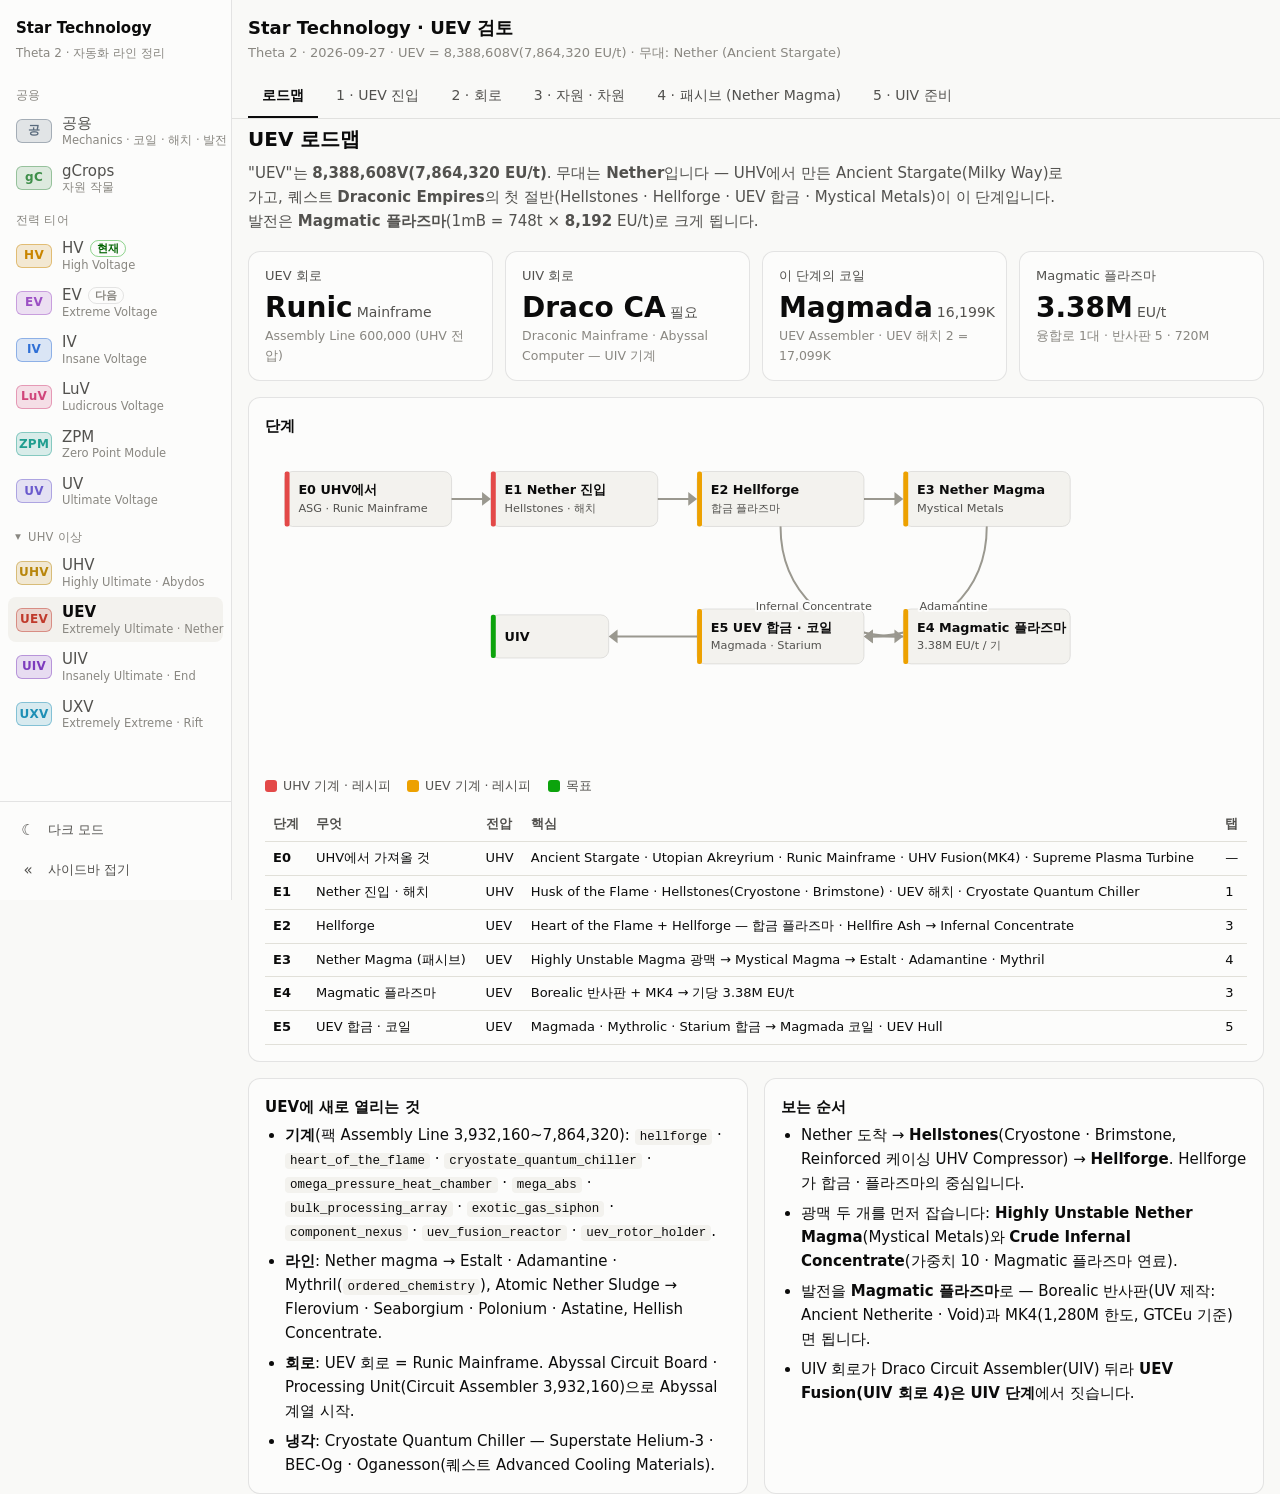
<file: uev.html>
<!doctype html>
<html lang="ko">
<head>
<meta charset="utf-8">
<meta name="viewport" content="width=device-width, initial-scale=1">
<title>UEV 검토</title>
<link rel="stylesheet" href="assets/site.css">
<link rel="stylesheet" href="assets/page.css">
<script src="assets/shell.js"></script>
</head>
<body data-tier="UEV">
<header>
  <div class="wrap">
    <div class="top">
      <div>
        <h1>Star Technology · UEV 검토</h1>
        <div class="meta">Theta 2 · 2026-09-27 · UEV = 8,388,608V(7,864,320 EU/t) · 무대: Nether (Ancient Stargate)</div>
      </div>
    </div>
    <nav class="tabs" role="tablist" id="tabs"></nav>
  </div>
</header>
<main class="wrap" id="main"></main>
<div id="tip" role="tooltip"></div>
<script src="assets/charts.js"></script>
<script src="assets/layout3d.js"></script>
<script src="assets/power.js"></script>
<script src="assets/page.js"></script>
<script src="assets/late.js"></script>
<script>
const S = { topic: 'overview', sub: {}, layGhost: true, layPipes: true, layLabels: true };

/* 수치 출처: 팩 KubeJS — utils/fluid_veins.js(Nether 광맥: highly_unstable_nether_magma · debris_rich · crude_infernal_concentrate 가중치 10),
   nether_lines/magmas.js · estalt.js · adamantine.js · mythril.js, systems/hellforge.js, fusion_scaling.js
   (magmatic_plasma 반사판 5 · Infernal Concentrate 500 + Iron 플라즈마 288 → 144 · 66,666 EU/t · 12.8초 · 720M),
   plasma_turbines.js(magmatic 1mB = 748t × 8,192 EU/t), objects/blocks/coils.js(Magmada 16,199K).
   패시브 목표: Mystical Nether Magma 12B/회 Sifter를 시간당 RUNS회. 가동률은 이 비율로 계산, 금속 수율은 EMI 확인. */
const RUNS = 4;
const MAG_GROSS = 144 * 748 * 8192 / 256, MAG_NET = MAG_GROSS - 66666;

lateStart({
  key: 'uev-web', T: 10,
  lead: '"UEV"는 <b>8,388,608V(7,864,320 EU/t)</b>. 무대는 <b>Nether</b>입니다 — UHV에서 만든 Ancient Stargate(Milky Way)로 가고, 퀘스트 <b>Draconic Empires</b>의 첫 절반(Hellstones · Hellforge · UEV 합금 · Mystical Metals)이 이 단계입니다. 발전은 <b>Magmatic 플라즈마</b>(1mB = 748t × <b>8,192</b> EU/t)로 크게 뜁니다.',
  tiles: [
    ['UEV 회로', 'Runic', 'Mainframe', 'Assembly Line 600,000 (UHV 전압)'],
    ['UIV 회로', 'Draco CA', '필요', 'Draconic Mainframe · Abyssal Computer — UIV 기계'],
    ['이 단계의 코일', 'Magmada', '16,199K', 'UEV Assembler · UEV 해치 2 = 17,099K'],
    ['Magmatic 플라즈마', fmt(MAG_NET / 1e6, 2) + 'M', 'EU/t', '융합로 1대 · 반사판 5 · 720M'],
  ],
  roadmap: {
    stages: [
      ['E0', 'UHV에서 가져올 것', 'UHV', 'Ancient Stargate · Utopian Akreyrium · Runic Mainframe · UHV Fusion(MK4) · Supreme Plasma Turbine', '—'],
      ['E1', 'Nether 진입 · 해치', 'UHV', 'Husk of the Flame · Hellstones(Cryostone · Brimstone) · UEV 해치 · Cryostate Quantum Chiller', '1'],
      ['E2', 'Hellforge', 'UEV', 'Heart of the Flame + Hellforge — 합금 플라즈마 · Hellfire Ash → Infernal Concentrate', '3'],
      ['E3', 'Nether Magma (패시브)', 'UEV', 'Highly Unstable Magma 광맥 → Mystical Magma → Estalt · Adamantine · Mythril', '4'],
      ['E4', 'Magmatic 플라즈마', 'UEV', 'Borealic 반사판 + MK4 → 기당 3.38M EU/t', '3'],
      ['E5', 'UEV 합금 · 코일', 'UEV', 'Magmada · Mythrolic · Starium 합금 → Magmada 코일 · UEV Hull', '5'],
    ],
    flow: {
      label: 'UEV 로드맵', h: 330,
      nodes: [
        { id: 'e0', x: 20, y: 30, w: 170, t: 'E0 UHV에서', s: 'ASG · Runic Mainframe', k: 'UHV' },
        { id: 'e1', x: 230, y: 30, w: 170, t: 'E1 Nether 진입', s: 'Hellstones · 해치', k: 'UHV' },
        { id: 'e2', x: 440, y: 30, w: 170, t: 'E2 Hellforge', s: '합금 플라즈마', k: 'UEV' },
        { id: 'e3', x: 650, y: 30, w: 170, t: 'E3 Nether Magma', s: 'Mystical Metals', k: 'UEV' },
        { id: 'e4', x: 650, y: 170, w: 170, t: 'E4 Magmatic 플라즈마', s: '3.38M EU/t / 기', k: 'UEV' },
        { id: 'e5', x: 440, y: 170, w: 170, t: 'E5 UEV 합금 · 코일', s: 'Magmada · Starium', k: 'UEV' },
        { id: 'uiv', x: 230, y: 176, w: 120, h: 44, t: 'UIV', k: 'GOAL' },
      ],
      edges: [{ a: 'e0', b: 'e1' }, { a: 'e1', b: 'e2' }, { a: 'e2', b: 'e3' }, { a: 'e2', b: 'e4', fs: 'b', ts: 'l', l: 'Infernal Concentrate' }, { a: 'e3', b: 'e5', fs: 'b', ts: 'r', l: 'Adamantine' }, { a: 'e4', b: 'e5' }, { a: 'e5', b: 'uiv' }],
    },
  },
  opens: [
    '<b>기계</b>(팩 Assembly Line 3,932,160~7,864,320): <code>hellforge</code> · <code>heart_of_the_flame</code> · <code>cryostate_quantum_chiller</code> · <code>omega_pressure_heat_chamber</code> · <code>mega_abs</code> · <code>bulk_processing_array</code> · <code>exotic_gas_siphon</code> · <code>component_nexus</code> · <code>uev_fusion_reactor</code> · <code>uev_rotor_holder</code>.',
    '<b>라인</b>: Nether magma → Estalt · Adamantine · Mythril(<code>ordered_chemistry</code>), Atomic Nether Sludge → Flerovium · Seaborgium · Polonium · Astatine, Hellish Concentrate.',
    '<b>회로</b>: UEV 회로 = Runic Mainframe. Abyssal Circuit Board · Processing Unit(Circuit Assembler 3,932,160)으로 Abyssal 계열 시작.',
    '<b>냉각</b>: Cryostate Quantum Chiller — Superstate Helium-3 · BEC-Og · Oganesson(퀘스트 Advanced Cooling Materials).',
  ],
  order: [
    'Nether 도착 → <b>Hellstones</b>(Cryostone · Brimstone, Reinforced 케이싱 UHV Compressor) → <b>Hellforge</b>. Hellforge가 합금 · 플라즈마의 중심입니다.',
    '광맥 두 개를 먼저 잡습니다: <b>Highly Unstable Nether Magma</b>(Mystical Metals)와 <b>Crude Infernal Concentrate</b>(가중치 10 · Magmatic 플라즈마 연료).',
    '발전을 <b>Magmatic 플라즈마</b>로 — Borealic 반사판(UV 제작: Ancient Netherite · Void)과 MK4(1,280M 한도, GTCEu 기준)면 됩니다.',
    'UIV 회로가 Draco Circuit Assembler(UIV) 뒤라 <b>UEV Fusion(UIV 회로 4)은 UIV 단계</b>에서 짓습니다.',
  ],
  entry: {
    lead: 'UEV 해치 · Hull은 퀘스트 Draconic Empires(UEV Energy Input Hatch · 4A · 16A). UHV 해치 2개 멀티블럭이면 UEV 레시피가 돕니다.',
    cards: [
      { h: 'Nether 준비 (퀘스트)', li: ['<b>Husk of the Flame</b> · Nether 차원 진입(Ancient Stargate).', '<b>Hellstones</b>: Cryostone · Brimstone → Reinforced Cryostone/Brimstone Casing(UHV Compressor 983,040).', '<b>Runic Infused Hazmat Armor</b>(A Portal of Lost Worlds) — Nether 환경 대비.'] },
      { h: 'UEV 기계 (팩)', table: { head: ['기계', '역할'], rows: [
        ['Hellforge + Heart of the Flame', '합금 플라즈마 제조 · Hellfire Ash'],
        ['Cryostate Quantum Chiller', 'Superstate He-3 · BEC-Og · Oganesson (quantum_cooling)'],
        ['Omega Pressure Heat Chamber', 'Pressure Heat Chamber 상위 — Draconic Core · Stargate Rod'],
        ['Mega ABS · Bulk Processing Array', '대형 합금 · 광석 처리'],
        ['Exotic Gas Siphon', '차원별 기체 (Overworld · Abydos · Nether · End)'],
      ] } },
    ],
  },
  circuit: {
    lead: 'UEV에서 새로 나오는 회로는 없고, <b>UEV 회로 = Runic Mainframe</b>(UHV 페이지)입니다. UIV 회로(Draconic Mainframe · Abyssal Computer)는 <b>Draco Circuit Assembler</b>(Assembly Line VHA[UIV])가 있어야 해서 UIV 단계로 넘어갑니다.',
    rows: [
      { n: 'Runic Mainframe', t: 'UEV', id: 'runic_processor_mainframe', eut: 600000, dur: 1800, out: 1, where: 'Assembly Line · 연구', in: 'UHV 페이지 2 탭' },
      { n: 'Abyssal Processing Unit', t: '부품', id: 'abyssal_processing_unit', eut: 3932160, where: 'Circuit Assembler', in: 'Abyssal 계열 CPU' },
      { n: 'Abyssal Circuit Board', t: '부품', id: 'abyssal_circuit_board', eut: 3932160, where: 'Circuit Assembler', in: 'Abyssal 계열 기판' },
      { n: 'Draconic Processing Unit', t: '부품', id: 'draconic_processing_unit', eut: 983040, where: 'Circuit Assembler (UHV)', in: 'Draconic 계열 CPU' },
    ],
    cards: [
      { h: 'Draco Circuit Assembler (팩)', li: ['Assembly Line VHA[UIV] · 연구 VA[UEV] — Draconic · Abyssal 회로 전용 기계.', 'Draconic Processor(VHA[UHV]) · Assembly(VA[UHV]) · Computer(VA[UHV]) · Mainframe(VA[UEV]), Abyssal Processor ~ Computer(VA[UEV]) · Mainframe(VA[UIV]).', '→ 기계를 짓고 나면 회로 레시피 자체는 UHV~UEV 전압.'] },
      { h: 'UEV Fusion 컨트롤러 (팩)', li: ['Advanced Fusion Coil · <b>UIV 회로 4</b> · Decaying Star(Hellforge) · Magmada double plate · UHV Field Generator 2 · UEPIC 128 · Enriched Pallarovium wire 32 · Naquadated Solder · Cerium Tritelluride 1152.', 'UIV 회로가 있어야 하므로 UIV 페이지.'] },
    ],
  },
  resource: {
    lead: 'Nether 유체 광맥(<code>utils/fluid_veins.js</code>): <b>Highly Unstable Nether Magma</b> · <b>Debris Rich Nether Magma</b> · Lava · <b>Crude Infernal Concentrate</b>(가중치 10). Infernal Concentrate는 Magmatic 플라즈마의 연료이고, Hellforge의 Hellfire Ash에서도 나옵니다.',
    flow: {
      label: 'UEV 자원 · 발전', h: 330,
      nodes: [
        { id: 'cv', x: 20, y: 30, w: 180, t: 'Crude Infernal 광맥', s: 'Nether · Fluid Drilling Rig', k: 'src' },
        { id: 'cs', x: 240, y: 30, w: 170, t: 'Cyclonic Sifter', s: '50B → 15B · VHA[UHV] · 1150t', k: 'UHV' },
        { id: 'ic', x: 450, y: 30, w: 170, t: 'Infernal Concentrate', s: '+ Hellfire Ash → Tar → 100', k: 'UEV' },
        { id: 'fe', x: 240, y: 180, w: 170, t: 'Iron 플라즈마 288', s: '반사판 3 · Si + Mg (UV 페이지)', k: 'UV' },
        { id: 'mf', x: 450, y: 180, w: 170, t: 'Fusion (MK4) · 반사판 5', s: '66,666 EU/t · 12.8초 · 720M', k: 'UEV' },
        { id: 'mp', x: 660, y: 180, w: 190, t: 'Magmatic 플라즈마 144', s: '1mB = 748t × 8,192', k: 'UEV' },
        { id: 'tb', x: 660, y: 30, w: 190, t: `순 ${fmt(MAG_NET / 1e6, 2)}M EU/t`, s: '→ Infernal Concentrate 회수', k: 'GOAL' },
      ],
      edges: [{ a: 'cv', b: 'cs' }, { a: 'cs', b: 'ic' }, { a: 'ic', b: 'mf', fs: 'b', ts: 't', l: '500' }, { a: 'fe', b: 'mf' }, { a: 'mf', b: 'mp' }, { a: 'mp', b: 'tb', fs: 't', ts: 'b', l: 'Plasma Turbine' }],
    },
    cards: [
      { h: 'Magmatic 플라즈마 수치', li: [
        `144mB × 748t × 8,192 EU/t ÷ 256t = ${fmt(MAG_GROSS, 0)} EU/t − 66,666 = <b>${fmt(MAG_NET, 0)} EU/t</b> (UEV 0.4A, Americium의 약 4배).`,
        '터빈 레시피 <code>infernal_concentrate_from_magmatic_plasma</code>는 8,192 EU/t 기준 — 플라즈마를 태우면 Infernal Concentrate가 되돌아옵니다(1mB당 1mB).',
        '반사판 5 = <b>Borealic</b>(UV · Sterile: Ancient Netherite plate · Void double 2 · Reinforced 패널). Iron 플라즈마(반사판 3)는 별도 융합로 — 1회에 288mB = Iron 2회.',
      ] },
      { h: 'Hellforge (팩 <code>hellforge.js</code>)', li: ['플라즈마 144 × 수량 → 같은 양의 합금 플라즈마 + Tiny Hellfire Ash. 촉매(Polymer PEDOT:PSS 포함)를 넣으면 1.25배 · 시간 ×0.85.', 'Hellfire Ash → Manifold Centrifuge → Infernal Tar 25 → Infernal Concentrate.', 'Superheated / Sub-Stellar Infernal Concentrate(Utopian Akreyrium · Borealic Concentrate)는 UIV 재료.'] },
    ],
  },
  passive: {
    name: 'Nether Magma',
    lead: `Highly Unstable Nether Magma(광맥) 200B → <b>Cyclonic Sifter</b>(1350t) → Mystical Nether Magma 12B + Deactivated Nether Dust → <b>Molten Destabiliser</b>(3B → Estaltadyne · Adamantamite · Mythrillic Magma 각 1B) → <b>Manifold Centrifuge</b>(9B → Molten Mixture 6B · Enriched 2B · Mystical 1B 회수) → Molten Destabilising(300B → 금속 유체 200B) → Electrolyzer → <b>Ordered Chemistry</b> → Estalt · Adamantine · Mythril. 시간당 Sifter ${RUNS}회 기준.`,
    lead3d: 'Sifter · Destabiliser · Centrifuge 3대(종류별) · 금속별 Electrolyzer · Ordered Chemistry를 한 청크에. 팩 멀티블럭 크기는 EMI 확인 — 5 × 5 × 5(Destabiliser) · 4 × 4 × 4 자리로 잡았습니다.',
    flow: {
      label: 'Nether Magma', h: 440,
      nodes: [
        { id: 'v', x: 20, y: 30, w: 170, t: `Magma 광맥 ${RUNS * 200}B/h`, s: 'Highly Unstable Nether Magma', k: 'src' },
        { id: 'cs', x: 230, y: 30, w: 170, t: 'Cyclonic Sifter', s: '200B → Mystical 12B · 1350t', k: 'UEV' },
        { id: 'md', x: 440, y: 30, w: 180, t: 'Molten Destabiliser', s: '3B → 3종 각 1B · 480t', k: 'UHV' },
        { id: 'mc', x: 660, y: 30, w: 190, t: 'Manifold Centrifuge ×3', s: '9B → Molten 6B · Enriched 2B', k: 'UHV' },
        { id: 'dd', x: 660, y: 180, w: 190, t: 'Molten Destabilising', s: '300B → 금속 유체 200B · 3600t', k: 'UV' },
        { id: 'el', x: 440, y: 180, w: 180, t: 'Electrolyzer', s: '1B → dust 1.25 + Mystical 250', k: 'UHV' },
        { id: 'oc', x: 230, y: 180, w: 170, t: 'Ordered Chemistry', s: 'Hydroxide · Hydride (UEV)', k: 'UEV' },
        { id: 'mt', x: 20, y: 180, w: 170, t: 'Estalt · Adamantine · Mythril', s: 'Mystical Metals 퀘스트', k: 'GOAL' },
        { id: 'en', x: 440, y: 330, w: 180, t: 'Enriched → Atomic Sludge', s: 'Heat Chamber · Activated Dust', k: 'UHV' },
        { id: 'dz', x: 230, y: 330, w: 170, t: 'Activated Nether Dust', s: 'Sifter 부산물 → Polarizer', k: 'UHV' },
      ],
      edges: [{ a: 'v', b: 'cs' }, { a: 'cs', b: 'md' }, { a: 'md', b: 'mc' }, { a: 'mc', b: 'dd', fs: 'b', ts: 't' }, { a: 'dd', b: 'el' }, { a: 'el', b: 'oc' }, { a: 'oc', b: 'mt' },
        { a: 'mc', b: 'en', fs: 'b', ts: 'r', k: 120 }, { a: 'dz', b: 'en' }, { a: 'mc', b: 'md', dash: true, fs: 't', ts: 't', k: 50, l: 'Mystical 1B' }],
    },
    cards: [
      { h: '비율 (Sifter 1회 = Mystical 12B)', table: { head: ['단계', '회 / Sifter 1회', '레시피'], num: [1], rows: [
        ['Molten Destabiliser', 4, 'mystical_nether_magma_deconstruction · 480t'],
        ['Manifold Centrifuge (종류마다)', '0.44', '*_nether_magma_deconstruction · 9B · 1200t'],
        ['Molten Destabilising', '0.009', 'molten_*_mixture 300B → 200B · 3600t'],
        ['Electrolyzer', '1.8', '금속 유체 1B → dust 1.25'],
      ] }, note: 'Molten Mixture는 한 번에 300B를 먹어서 여러 시간 모아야 한 번 돕니다 — 탱크 버퍼가 중요. 금속 dust 수율은 EMI 확인.' },
      { h: '부산물 순환', li: ['Destabilising이 Highly Unstable Magma 25~50B · Molten Ore Mixture 50~75B를 돌려줍니다 → Sifter로 · EV 페이지 증류탑으로.', 'Electrolyzer가 Mystical Magma 250mB씩 되돌려 Destabiliser 입력을 보탭니다.'] },
    ],
    cards3d: [
      { h: '배치 원칙', li: ['북쪽 줄: Sifter → Destabiliser, 동쪽: Centrifuge 3대(종류별 한 대 — 유체가 섞이지 않게).', '남쪽: Molten Mixture 대형 탱크 3개(300B 버퍼) · Molten Destabilising · Electrolyzer 3 · Ordered Chemistry.', '전원은 UEV 간선, UV · UHV 기계는 트랜스포머 가지.'] },
      { h: '연결', li: ['광맥 유체: Nether → Ancient Stargate 너머에서 전송(EMI 확인).', 'Molten Ore Mixture 부산물 → EV 페이지 증류탑 라인.'] },
    ],
    legend: [['--s4', 'UEV 기계'], ['--s8', 'UHV 기계'], ['--s1', 'UV 기계'], ['--muted', '탱크'], ['--good', 'Mystical Metals']],
    src: 'UEV Tr',
    build: () => {
      const boxes = [], pipes = [];
      const box = o => (boxes.push(o), o);
      const unit = (x, z, col, label, tip) => box({ x, y: 0, z, w: 1, h: 1, d: 1, col, label, tip });
      box({ x: 0, y: -0.02, z: 0, w: 16, h: 0.02, d: 16, ghost: true, outline: true, tip: '청크 경계 16 × 16' });
      box({ x: 1, y: 0, z: 1, w: 4, h: 4, d: 4, col: '--s4', label: 'Sifter', tip: 'Cyclonic Sifter|Highly Unstable 200B → Mystical 12B (크기 EMI 확인)' });
      box({ x: 6, y: 0, z: 1, w: 5, h: 5, d: 5, col: '--s8', label: 'Destabiliser', tip: 'Molten Destabiliser|Mystical 3B → 3종 1B · 480t' });
      ['Cent-Est', 'Cent-Ada', 'Cent-Myt'].forEach((l, i) => box({ x: 12, y: 0, z: 1 + i * 4, w: 3, h: 3, d: 3, col: '--s8', label: l, tip: `Manifold Centrifuge · ${l.slice(5)}|9B → Molten 6B · Enriched 2B · Mystical 1B` }));
      ['T-Est', 'T-Ada', 'T-Myt'].forEach((l, i) => box({ x: 1 + i * 3, y: 0, z: 8, w: 2, h: 3, d: 2, col: '--muted', label: l, tip: `Molten Mixture 탱크 · ${l.slice(2)}|300B 버퍼` }));
      box({ x: 10, y: 0, z: 10, w: 1, h: 1, d: 1, col: '--s1', label: 'Destab-M', tip: 'Molten Destabilising (UV)|300B → 금속 유체 200B · 3600t' });
      ['El-Est', 'El-Ada', 'El-Myt'].forEach((l, i) => unit(2 + i * 2, 12, '--s8', l, `Electrolyzer · ${l.slice(3)}|1B → dust + Mystical 250`));
      ['OC-Est', 'OC-Ada', 'OC-Myt'].forEach((l, i) => unit(2 + i * 2, 14, '--s4', l, `Ordered Chemistry · ${l.slice(3)}|Hydroxide / Hydride`));
      unit(9, 14, '--good', 'Metals', 'Estalt · Adamantine · Mythril 창고|');
      unit(8, 6, '--muted', 'Mystical', 'Super Tank · Mystical Nether Magma|순환');
      unit(14, 15, '--s4', 'UEV Tr', '전원|UEV 64A 배정');
      const c = (x, z) => [x + 0.5, 4.3, z + 0.5];
      [[[3, 3], [8, 3]], [[8, 3], [13, 2]], [[13, 10], [10, 10]], [[10, 10], [4, 12]], [[4, 12], [4, 14]], [[4, 14], [9, 14]]].forEach(([a, b]) => pipes.push({ type: 'beam', pts: [c(...a), c(...b)] }));
      return { boxes, pipes };
    },
    pw: () => [
      { name: 'Cyclonic Sifter (mystical_nether_magma)', eut: 2144815, u: RUNS * 1350 / 72000, n: 1, labels: ['Sifter'] },
      { name: 'Molten Destabiliser (EMI 확인 EU/t)', eut: 589824, u: RUNS * 4 * 480 / 72000, n: 1, labels: ['Destabiliser'] },
      { name: 'Manifold Centrifuge (종류별)', eut: 983040, u: RUNS * 0.44 * 1200 / 72000 * 3, n: 3, labels: ['Cent-Est', 'Cent-Ada', 'Cent-Myt'] },
      { name: 'Molten Destabilising', eut: 245760, u: 0.05, n: 1, labels: ['Destab-M'] },
      { name: 'Electrolyzer (금속 유체)', eut: 983040, u: 0.3, n: 3, labels: ['El-Est', 'El-Ada', 'El-Myt'] },
      { name: 'Ordered Chemistry', eut: 7864320, u: 0.1, n: 3, labels: ['OC-Est', 'OC-Ada', 'OC-Myt'] },
    ],
    pwNote: '<li>Ordered Chemistry(Adamantine Hydroxide · Mythrillic Hydride 7,864,320)가 UEV 풀 전압이라 이 청크는 간선이 UEV입니다.</li>',
  },
  next: {
    lead: 'UIV의 무대는 <b>End</b>(End Coordinate Crystal · Dimensional Finder UIV)입니다. Draconic Empires 후반: Abyssal Harvester · Draconic Stem Cells · Draco Infusion · Draco Circuit Assembler.',
    cards: [
      { h: 'UEV 합금 · 코일', li: ['<b>UEV Alloys</b>(퀘스트): Magmada · Mythrolic · Starium — Hellforge 플라즈마.', '<b>Magmada 코일</b>(UEV Assembler 7,864,320): Ancient Netherite Frame · Magmada 2x wire 8 · Pure Netherite foil 8 · Enriched Pallarovium fine 32 · Neutronium SiC foil 32 · Adamantine 144 → 16,199K.', 'Abyssal Harvester 드릴 케이싱에 Mythrolic · Starium 합금.'] },
      { h: 'UIV 준비물', table: { head: ['재료', '어디에', '공급'], rows: [
        ['Adamantine · Mythril · Estalt', 'UIV 합금 · Nyanium', '4 탭'],
        ['Infernal Concentrate', 'Magmatic 플라즈마 · Sub-Stellar Concentrate', '3 탭'],
        ['Void · Echo-R', 'Draneko Casing · Abyssal 계열', 'A Portal of Lost Worlds'],
        ['Oganesson · BEC-Og', '냉각 · Oganesson 플라즈마', 'Cryostate Quantum Chiller'],
        ['UEPIC', 'UIV 기계 · Abyssal Harvester(176)', 'Abydos 라인'],
      ] } },
    ],
  },
});
</script>
</body>
</html>
</file>
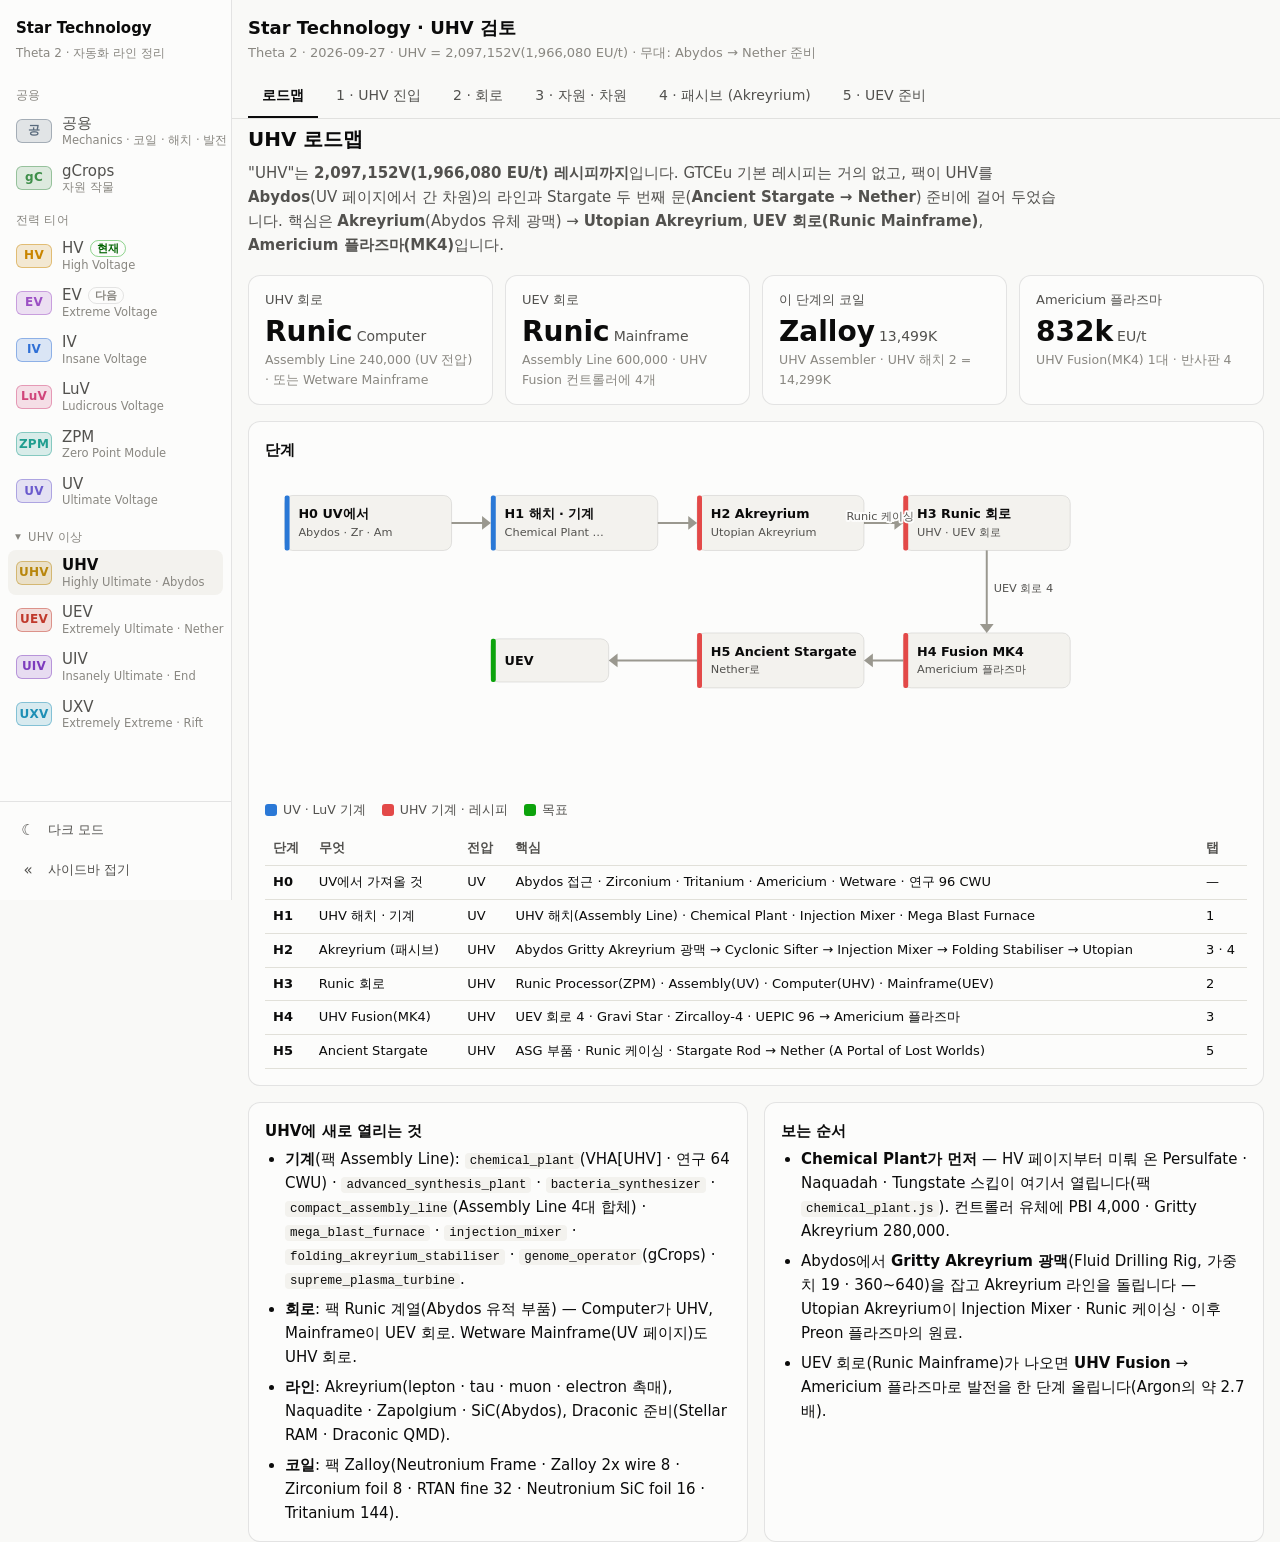
<file: uhv.html>
<!doctype html>
<html lang="ko">
<head>
<meta charset="utf-8">
<meta name="viewport" content="width=device-width, initial-scale=1">
<title>UHV 검토</title>
<link rel="stylesheet" href="assets/site.css">
<link rel="stylesheet" href="assets/page.css">
<script src="assets/shell.js"></script>
</head>
<body data-tier="UHV">
<header>
  <div class="wrap">
    <div class="top">
      <div>
        <h1>Star Technology · UHV 검토</h1>
        <div class="meta">Theta 2 · 2026-09-27 · UHV = 2,097,152V(1,966,080 EU/t) · 무대: Abydos → Nether 준비</div>
      </div>
    </div>
    <nav class="tabs" role="tablist" id="tabs"></nav>
  </div>
</header>
<main class="wrap" id="main"></main>
<div id="tip" role="tooltip"></div>
<script src="assets/charts.js"></script>
<script src="assets/layout3d.js"></script>
<script src="assets/power.js"></script>
<script src="assets/page.js"></script>
<script src="assets/late.js"></script>
<script>
const S = { topic: 'overview', sub: {}, layGhost: true, layPipes: true, layLabels: true };

/* 수치 출처: 팩 KubeJS — abydos_lines/akreyrium.js, abydos_multis.js, fusion_scaling.js(americium_plasma 반사판 4 ·
   Pu-238 144 + H 3500 → 144 · 98,304 EU/t · 15.6초 · 760M), plasma_turbines.js(americium 1mB = 984t × 2,048),
   circuits.js(runic_processor_* · wetware_processor_mainframe), coils.js(zalloy 1,966,080), objects/blocks/coils.js(Zalloy 13,499K).
   Akreyrium 목표: Utopian Akreyrium 5B/시간 = 안정화 10회(500mB씩). Quantising 비율 1:1은 EMI 확인. */
const UTOP = 5000, STAB = UTOP / 500, AM_NET = 144 * 984 * 2048 / 312 - 98304;

lateStart({
  key: 'uhv-web', T: 9,
  lead: '"UHV"는 <b>2,097,152V(1,966,080 EU/t) 레시피까지</b>입니다. GTCEu 기본 레시피는 거의 없고, 팩이 UHV를 <b>Abydos</b>(UV 페이지에서 간 차원)의 라인과 Stargate 두 번째 문(<b>Ancient Stargate → Nether</b>) 준비에 걸어 두었습니다. 핵심은 <b>Akreyrium</b>(Abydos 유체 광맥) → <b>Utopian Akreyrium</b>, <b>UEV 회로(Runic Mainframe)</b>, <b>Americium 플라즈마(MK4)</b>입니다.',
  tiles: [
    ['UHV 회로', 'Runic', 'Computer', 'Assembly Line 240,000 (UV 전압) · 또는 Wetware Mainframe'],
    ['UEV 회로', 'Runic', 'Mainframe', 'Assembly Line 600,000 · UHV Fusion 컨트롤러에 4개'],
    ['이 단계의 코일', 'Zalloy', '13,499K', 'UHV Assembler · UHV 해치 2 = 14,299K'],
    ['Americium 플라즈마', fmt(AM_NET / 1000, 0) + 'k', 'EU/t', 'UHV Fusion(MK4) 1대 · 반사판 4'],
  ],
  roadmap: {
    stages: [
      ['H0', 'UV에서 가져올 것', 'UV', 'Abydos 접근 · Zirconium · Tritanium · Americium · Wetware · 연구 96 CWU', '—'],
      ['H1', 'UHV 해치 · 기계', 'UV', 'UHV 해치(Assembly Line) · Chemical Plant · Injection Mixer · Mega Blast Furnace', '1'],
      ['H2', 'Akreyrium (패시브)', 'UHV', 'Abydos Gritty Akreyrium 광맥 → Cyclonic Sifter → Injection Mixer → Folding Stabiliser → Utopian', '3 · 4'],
      ['H3', 'Runic 회로', 'UHV', 'Runic Processor(ZPM) · Assembly(UV) · Computer(UHV) · Mainframe(UEV)', '2'],
      ['H4', 'UHV Fusion(MK4)', 'UHV', 'UEV 회로 4 · Gravi Star · Zircalloy-4 · UEPIC 96 → Americium 플라즈마', '3'],
      ['H5', 'Ancient Stargate', 'UHV', 'ASG 부품 · Runic 케이싱 · Stargate Rod → Nether (A Portal of Lost Worlds)', '5'],
    ],
    flow: {
      label: 'UHV 로드맵', h: 330,
      nodes: [
        { id: 'h0', x: 20, y: 30, w: 170, t: 'H0 UV에서', s: 'Abydos · Zr · Am', k: 'UV' },
        { id: 'h1', x: 230, y: 30, w: 170, t: 'H1 해치 · 기계', s: 'Chemical Plant …', k: 'UV' },
        { id: 'h2', x: 440, y: 30, w: 170, t: 'H2 Akreyrium', s: 'Utopian Akreyrium', k: 'UHV' },
        { id: 'h3', x: 650, y: 30, w: 170, t: 'H3 Runic 회로', s: 'UHV · UEV 회로', k: 'UHV' },
        { id: 'h4', x: 650, y: 170, w: 170, t: 'H4 Fusion MK4', s: 'Americium 플라즈마', k: 'UHV' },
        { id: 'h5', x: 440, y: 170, w: 170, t: 'H5 Ancient Stargate', s: 'Nether로', k: 'UHV' },
        { id: 'uev', x: 230, y: 176, w: 120, h: 44, t: 'UEV', k: 'GOAL' },
      ],
      edges: [{ a: 'h0', b: 'h1' }, { a: 'h1', b: 'h2' }, { a: 'h2', b: 'h3', l: 'Runic 케이싱' }, { a: 'h3', b: 'h4', fs: 'b', ts: 't', l: 'UEV 회로 4' }, { a: 'h4', b: 'h5' }, { a: 'h5', b: 'uev' }],
    },
  },
  opens: [
    '<b>기계</b>(팩 Assembly Line): <code>chemical_plant</code>(VHA[UHV] · 연구 64 CWU) · <code>advanced_synthesis_plant</code> · <code>bacteria_synthesizer</code> · <code>compact_assembly_line</code>(Assembly Line 4대 합체) · <code>mega_blast_furnace</code> · <code>injection_mixer</code> · <code>folding_akreyrium_stabiliser</code> · <code>genome_operator</code>(gCrops) · <code>supreme_plasma_turbine</code>.',
    '<b>회로</b>: 팩 Runic 계열(Abydos 유적 부품) — Computer가 UHV, Mainframe이 UEV 회로. Wetware Mainframe(UV 페이지)도 UHV 회로.',
    '<b>라인</b>: Akreyrium(lepton · tau · muon · electron 촉매), Naquadite · Zapolgium · SiC(Abydos), Draconic 준비(Stellar RAM · Draconic QMD).',
    '<b>코일</b>: 팩 Zalloy(Neutronium Frame · Zalloy 2x wire 8 · Zirconium foil 8 · RTAN fine 32 · Neutronium SiC foil 16 · Tritanium 144).',
  ],
  order: [
    '<b>Chemical Plant가 먼저</b> — HV 페이지부터 미뤄 온 Persulfate · Naquadah · Tungstate 스킵이 여기서 열립니다(팩 <code>chemical_plant.js</code>). 컨트롤러 유체에 PBI 4,000 · Gritty Akreyrium 280,000.',
    'Abydos에서 <b>Gritty Akreyrium 광맥</b>(Fluid Drilling Rig, 가중치 19 · 360~640)을 잡고 Akreyrium 라인을 돌립니다 — Utopian Akreyrium이 Injection Mixer · Runic 케이싱 · 이후 Preon 플라즈마의 원료.',
    'UEV 회로(Runic Mainframe)가 나오면 <b>UHV Fusion</b> → Americium 플라즈마로 발전을 한 단계 올립니다(Argon의 약 2.7배).',
  ],
  entry: {
    lead: 'UHV 해치는 GTCEu Assembly Line(1,966,080 · 1000t): UHV Hull · Europium 케이블 4 · UHPIC 2 · UHV 회로 · RTAN 2x wire 2 · NaK 12,000 · Solder 5,760(팩 변경 여부 EMI 확인). UV 해치 2개 Assembly Line이면 UHV 전압이 나옵니다.',
    cards: [
      { h: 'UHV 기계 (팩)', table: { head: ['기계', '재료 요지', '여는 것'], rows: [
        ['Chemical Plant', 'ZPM Hull · ZPM Motor 4 · UV 회로 4 · Naquadria 288', '스킵 레시피 (Persulfate · Naquadah · Tungstate …)'],
        ['Injection Mixer', 'UHV Hull · UHV 회로 24 · UEPIC 64 · Utopian Akreyrium 1,250', 'Akreyrium · 촉매 · 이후 UEV 재료'],
        ['Compact Assembly Line', 'Assembly Line 4 · UHV 회로 8 · UHPIC 96 · ITLC Solder 14,688', 'Assembly Line 병렬'],
        ['Mega Blast Furnace', 'Tungsten Carbide Frame · UHV 회로 2 · Naquadah Alloy dense plate 4', '대형 EBF (병렬)'],
        ['Folding Akreyrium Stabiliser', 'UHV Hull · UHV 회로 12 · UEPIC 48 · 렌즈 3종', 'Utopian Akreyrium'],
      ] } },
      { h: '연구 · 부품', li: [
        '<b>UEPIC</b>(팩): UHV 이후 칩 — 기계마다 48~128개. 퀘스트 <code>UEPIC Chips</code>(Abydos 챕터).',
        '<b>Data DNA Disk</b>(Circuit Assembler 2,097,152): Living SMD · Genome 연구 저장.',
        'HPCA <b>Nanofluidic Heat Sink</b>(UV Assembly Line) — UHV 이후 연구 CWU 128 이상.',
      ] },
    ],
  },
  circuit: {
    lead: '팩은 UHV 이후 회로를 <b>Runic → Draconic → Abyssal</b> 세 계열로 나눴습니다(<code>utils/tags.js</code>). UHV에서 쓰는 것은 Runic(Abydos 유적 부품)입니다. Draconic은 UIV의 Draco Circuit Assembler가 있어야 합니다.',
    rows: [
      { n: 'Runic Processor', t: 'ZPM', id: 'runic_processor', eut: 120000, dur: 200, out: 3, where: 'Circuit Assembler · 클린룸', in: 'Runic Convergence Processing Unit · Crystal SoC · Advanced SoC · Living SMD Capacitor 8 · Transistor 8 · Europium fine 8' },
      { n: 'Runic Assembly', t: 'UV', id: 'runic_processor_assembly', eut: 240000, out: 2, where: 'Assembly Line · 연구', in: 'Runic Processor 등 (EMI 확인)' },
      { n: 'Runic Computer', t: 'UHV', id: 'runic_processor_computer', eut: 240000, out: 1, where: 'Assembly Line · 연구', in: 'UV 전압으로 UHV 회로' },
      { n: 'Wetware Mainframe', t: 'UHV', id: 'wetware_processor_mainframe', eut: 300000, dur: 1400, out: 1, where: 'Assembly Line · 96 CWU', in: 'UV 페이지 2 탭' },
      { n: 'Runic Mainframe', t: 'UEV', id: 'runic_processor_mainframe', eut: 600000, dur: 1800, out: 1, where: 'Assembly Line · 연구', in: 'UHV Fusion 컨트롤러 4개' },
    ],
    cards: [
      { h: 'Runic 부품', li: [
        '<b>Runic Convergence Processing Unit</b>: UV Circuit Assembler 491,520 (팩 <code>runic_convergence.js</code> · Primordial Nitrosilicate).',
        '<b>Runic Circuit Board</b>(ZPM 122,880) · 퀘스트 Runic Processor ~ Mainframe(Adventures in Abydos).',
        'Living SMD(ZPM) · Europium fine wire.',
      ] },
      { h: '계열 비교 (팩 tags)', table: { head: ['계열', 'ZPM', 'UV', 'UHV', 'UEV', 'UIV', 'UXV'], rows: [
        ['Runic', 'Processor', 'Assembly', 'Computer', 'Mainframe', '—', '—'],
        ['Draconic', 'Microchip', 'Processor', 'Assembly', 'Computer', 'Mainframe', '—'],
        ['Abyssal', '—', '—', 'Processor', 'Assembly', 'Computer', 'Mainframe'],
      ] } },
    ],
  },
  resource: {
    lead: 'Abydos에서 UHV에 쓰는 자원: <b>Gritty Akreyrium</b>(유체 광맥) → Akreyrium 계열, <b>Naquadite Dense Magma</b>(광맥) → Naquadah, Titanite → Zirconium(UV 페이지). 발전은 <b>Americium 플라즈마</b>(원료 Pu-238은 Nuclear Fission 챕터).',
    flow: {
      label: 'UHV 자원', h: 320,
      nodes: [
        { id: 'gv', x: 20, y: 30, w: 180, t: 'Gritty Akreyrium 광맥', s: 'Abydos · Fluid Drilling Rig', k: 'src' },
        { id: 'ak', x: 240, y: 30, w: 170, t: 'Akreyrium 라인', s: '4 탭', k: 'UHV' },
        { id: 'ut', x: 450, y: 30, w: 170, t: 'Utopian Akreyrium', s: 'Injection Mixer · Runic 케이싱', k: 'GOAL' },
        { id: 'pu', x: 20, y: 180, w: 180, t: 'Pu-238', s: 'Nuclear Fission (EMI 확인)', k: 'src' },
        { id: 'f4', x: 240, y: 180, w: 170, t: 'UHV Fusion (MK4)', s: '98,304 EU/t · 15.6초 · 760M', k: 'UHV' },
        { id: 'am', x: 450, y: 180, w: 170, t: 'Americium 플라즈마 144', s: '1mB = 984t × 2,048', k: 'UHV' },
        { id: 'st', x: 660, y: 180, w: 190, t: `Supreme Plasma Turbine`, s: `순 ~${fmt(AM_NET / 1000, 0)}k EU/t / 융합로`, k: 'GOAL' },
      ],
      edges: [{ a: 'gv', b: 'ak' }, { a: 'ak', b: 'ut' }, { a: 'pu', b: 'f4', l: '+ H 3500' }, { a: 'f4', b: 'am' }, { a: 'am', b: 'st' }],
    },
    cards: [
      { h: '발전: Americium 플라즈마', li: [
        `팩 <code>americium_plasma</code>: 반사판 4(Reinforced — Zirconium Selenide Diiodide · Tritanium) · 시동 760M → <b>MK4(UHV Fusion)</b>.`,
        `1회 144mB × 984t × 2,048 EU/t ÷ 312t = ${fmt(AM_NET + 98304, 0)} EU/t − 98,304 = <b>${fmt(AM_NET, 0)} EU/t</b> (UHV 0.42A).`,
        '<b>Supreme Plasma Turbine</b>(UHV Assembly Line · 연구 128 CWU)으로 태웁니다.',
      ] },
      { h: 'UHV Fusion 컨트롤러 (팩)', li: [
        'Auxiliary Fusion Coil MK1 · <b>UEV 회로 4</b> · Gravi Star · Zircalloy-4 double plate · UV Field Generator 2 · <b>UEPIC 96</b> · RTAN wire 32 · ITLC Solder 1152 · Europium 1152.',
        'UEV 회로 = Runic Mainframe(2 탭).',
      ] },
    ],
  },
  passive: {
    name: 'Akreyrium',
    lead: `Utopian Akreyrium 시간당 ${UTOP / 1000}B 목표. Gritty Akreyrium 100B → <b>Cyclonic Sifter</b>(1,572,864 · 1200t) → Crystalline 1 · Amorphous 1 · Lepton Sparse 1B → <b>Manifold Centrifuge</b> 양자화 → Sparse e · μ · τ → <b>Injection Mixer</b>(촉매) → Dense → <b>Folding Stabiliser</b>(Crystalline + 렌즈) → Utopian 500mB. 촉매는 씻어서 재사용(Neutronium 80).`,
    lead3d: '멀티블럭 4대(Cyclonic Sifter · Manifold Centrifuge · Injection Mixer · Folding Stabiliser)를 네 귀퉁이에, 가운데 탱크 줄, 남쪽에 촉매 준비 줄을 둔 배치입니다. 팩 멀티블럭 크기는 EMI 확인 — 5 × 5 × 5 자리로 잡았습니다.',
    flow: {
      label: 'Akreyrium', h: 440,
      nodes: [
        { id: 'g', x: 20, y: 30, w: 170, t: `Gritty ${fmt(STAB * 100, 0)}B/h`, s: 'Abydos 광맥', k: 'src' },
        { id: 'cs', x: 230, y: 30, w: 180, t: 'Cyclonic Sifter', s: '100B → Crystalline · Sparse 1B', k: 'UHV' },
        { id: 'mc', x: 450, y: 30, w: 180, t: 'Manifold Centrifuge', s: 'Lepton Sparse 양자화 (EMI 확인)', k: 'UHV' },
        { id: 'im', x: 670, y: 30, w: 180, t: 'Injection Mixer ×3종', s: '촉매 + Sparse 1000 → Dense', k: 'UHV' },
        { id: 'fs', x: 670, y: 190, w: 180, t: 'Folding Stabiliser', s: 'Dense 1000 + Crystalline → 500', k: 'UHV' },
        { id: 'ut', x: 670, y: 340, w: 180, t: `Utopian ${UTOP / 1000}B/h`, s: `${STAB}회/시간`, k: 'GOAL' },
        { id: 'cat', x: 450, y: 190, w: 180, t: '촉매 3종', s: 'Blank + Tau · Muon · Electron 유체 125', k: 'UV' },
        { id: 'fl', x: 230, y: 190, w: 180, t: 'Lepton 유체 체인', s: 'Mixer · Distillation · CR · Polarizer', k: 'UV' },
        { id: 'wa', x: 450, y: 340, w: 180, t: '촉매 세척', s: 'Damaged → Blank · Neutronium 80', k: 'UV' },
      ],
      edges: [{ a: 'g', b: 'cs' }, { a: 'cs', b: 'mc' }, { a: 'mc', b: 'im' }, { a: 'im', b: 'fs', fs: 'b', ts: 't' }, { a: 'fs', b: 'ut', fs: 'b', ts: 't' },
        { a: 'fl', b: 'cat' }, { a: 'cat', b: 'im', fs: 'r', ts: 'b' }, { a: 'wa', b: 'cat', fs: 't', ts: 'b' }, { a: 'cs', b: 'fs', dash: true, fs: 'b', ts: 'l', l: 'Crystalline', k: 100 }],
    },
    cards: [
      { h: '수치 (목표 기준)', table: { head: ['단계', '회 / 시간', '레시피'], num: [1], rows: [
        ['Cyclonic Sifter', STAB, 'akreyrium_sieving · VA[UHV]×0.8 · 1200t'],
        ['Manifold Centrifuge', STAB, 'akreyrium_quantising · VA[UHV] · 1200t'],
        ['Injection Mixer', STAB, '<code>${akreyType}_${amount}_${catalyst}</code> · VHA[UHV] · 200t'],
        ['Folding Stabiliser', STAB, '*_stabilisation · VHA[UHV] · 200t → 500mB'],
        ['촉매 Canner · 세척', STAB, 'LuV · UV'],
      ] }, note: 'Lepton Flux 경로(lepton_flux_stabilisation)는 1회 10mB라 비효율 — Dense 경로를 씁니다.' },
      { h: '왜 Akreyrium인가', li: ['Utopian Akreyrium은 Injection Mixer(1,250) · Runic High Power Casing(245) · UIV의 Preon 플라즈마(500)에 들어갑니다.', 'Lepton Coalescing Superalloy(LuV Mixer: Thallium Tungstate · Ni · Graphene · Nb · Bi)가 체인 곳곳에서 돌고 되돌아옵니다.'] },
    ],
    cards3d: [
      { h: '배치 원칙', li: ['멀티블럭 4대는 공정 순서대로 시계 방향.', '가운데 x = 7 줄에 Gritty · Sparse · Dense · Utopian 탱크.', '남쪽 줄: 촉매 Canner 3 · 세척 Assembler · Blank 촉매 Assembler.'] },
      { h: '연결', li: ['Gritty Akreyrium: Abydos 광맥 → Stargate 너머에서 유체 전송(EMI 확인).', 'Lepton 유체 체인(Mixer · Distillation · CR)은 옆 청크 — 촉매 유체만 ME로.'] },
    ],
    legend: [['--s8', 'UHV 멀티블럭'], ['--s1', 'UV · LuV 기계'], ['--muted', '탱크']],
    src: 'UHV Tr',
    build: () => {
      const boxes = [], pipes = [];
      const box = o => (boxes.push(o), o);
      const unit = (x, z, col, label, tip) => box({ x, y: 0, z, w: 1, h: 1, d: 1, col, label, tip });
      box({ x: 0, y: -0.02, z: 0, w: 16, h: 0.02, d: 16, ghost: true, outline: true, tip: '청크 경계 16 × 16' });
      [['Sifter', 1, 1, 'Cyclonic Sifter|Gritty 100B → Crystalline · Amorphous · Sparse (크기 EMI 확인)'], ['Centrifuge', 9, 1, 'Manifold Centrifuge|Lepton Sparse 양자화'],
        ['Inj Mixer', 9, 8, 'Injection Mixer|촉매 + Sparse → Dense'], ['Stabiliser', 1, 8, 'Folding Akreyrium Stabiliser|Dense + Crystalline → Utopian 500']]
        .forEach(([l, x, z, t]) => box({ x, y: 0, z, w: 5, h: 5, d: 5, col: '--s8', label: l, tip: t }));
      ['Gritty', 'Sparse', 'Dense-e', 'Dense-μ', 'Dense-τ', 'Utopian'].forEach((t, i) => unit(7, 1 + i * 2, t === 'Utopian' ? '--good' : '--muted', t, `Super Tank · ${t}|`));
      ['Can-τ', 'Can-μ', 'Can-e'].forEach((t, i) => unit(2 + i, 14, '--s6', t, `LuV Canner · ${t}|Blank 촉매 + 유체 125`));
      unit(6, 14, '--s1', 'Wash', 'UV Assembler · 촉매 세척|Damaged + Neutronium 80 → Blank');
      unit(8, 14, '--s8', 'Blank', 'UHV Assembler · Blank Injection Catalyst|새 촉매');
      unit(14, 15, '--s8', 'UHV Tr', '전원|UHV 64A 배정');
      const c = (x, z) => [x + 0.5, 5.3, z + 0.5];
      [[[3, 3], [11, 3]], [[11, 3], [11, 10]], [[11, 10], [3, 10]], [[4, 14], [11, 12]], [[6, 14], [4, 14]]].forEach(([a, b]) => pipes.push({ type: 'beam', pts: [c(...a), c(...b)] }));
      return { boxes, pipes };
    },
    pw: () => [
      { name: 'Cyclonic Sifter', eut: 1572864, u: STAB * 1200 / 72000, n: 1, labels: ['Sifter'] },
      { name: 'Manifold Centrifuge', eut: 1966080, u: STAB * 1200 / 72000, n: 1, labels: ['Centrifuge'] },
      { name: 'Injection Mixer', eut: 983040, u: STAB * 200 / 72000, n: 1, labels: ['Inj Mixer'] },
      { name: 'Folding Akreyrium Stabiliser', eut: 983040, u: STAB * 200 / 72000, n: 1, labels: ['Stabiliser'] },
      { name: 'Canner (촉매 3종)', eut: 30720, u: STAB * 200 / 72000, n: 3, labels: ['Can-τ', 'Can-μ', 'Can-e'] },
      { name: 'Assembler (촉매 세척)', eut: 491520, u: STAB * 360 / 72000, n: 1, labels: ['Wash'] },
      { name: 'Assembler (Blank 촉매)', eut: 1966080, u: 0.02, n: 1, labels: ['Blank'] },
    ],
    pwNote: '<li>Sifter · Centrifuge가 UHV 풀 전압급이라 이 청크부터는 간선이 진짜 UHV입니다.</li>',
  },
  next: {
    lead: 'UEV의 무대는 <b>Nether</b>입니다(Ancient Stargate · Milky Way DHD). 퀘스트 <b>A Portal of Lost Worlds</b> → <b>Draconic Empires</b>.',
    cards: [
      { h: 'Ancient Stargate (A Portal of Lost Worlds)', li: [
        'ASG 부품: Field Stabiliser · Energy Modulator · Stellar Dialer · DPU · Enscription Plate(<code>vacuum_chemical_reaction_chamber</code> 983,040) · Computational Matrix · Chevron · Plating.',
        '<b>Runic Tablet</b> 조각 → Runic Inscribe Manipulate → Runic 케이싱 · Plating.',
        'Stargate Rod: Abyssally · Infernally Reforged → Awakened(Pressure Heat Chamber) — Void · Echo 재료.',
        '<b>Nether Coordinate Crystal</b>(Dimensional Finder 3,932,160 = UEV) · Milky Way DHD.',
      ] },
      { h: 'UEV 준비물', table: { head: ['재료', '어디에', '공급'], rows: [
        ['Utopian Akreyrium', 'Injection Mixer · 이후 Preon 플라즈마', '4 탭'],
        ['UEPIC', 'UEV 해치 · Fusion · 멀티블럭', 'Abydos 라인'],
        ['Americium · Neutronium', 'UEV 부품 · Magmada 코일 Frame 주변', 'MK4 Fusion'],
        ['Void · Echo-R', 'Stargate Rod · Voidic 재료', 'A Portal of Lost Worlds'],
        ['Pure Netherite', 'Magmada 코일 foil · Ancient Netherite', 'Nether (EMI 확인)'],
      ] } },
    ],
  },
});
</script>
</body>
</html>
</file>
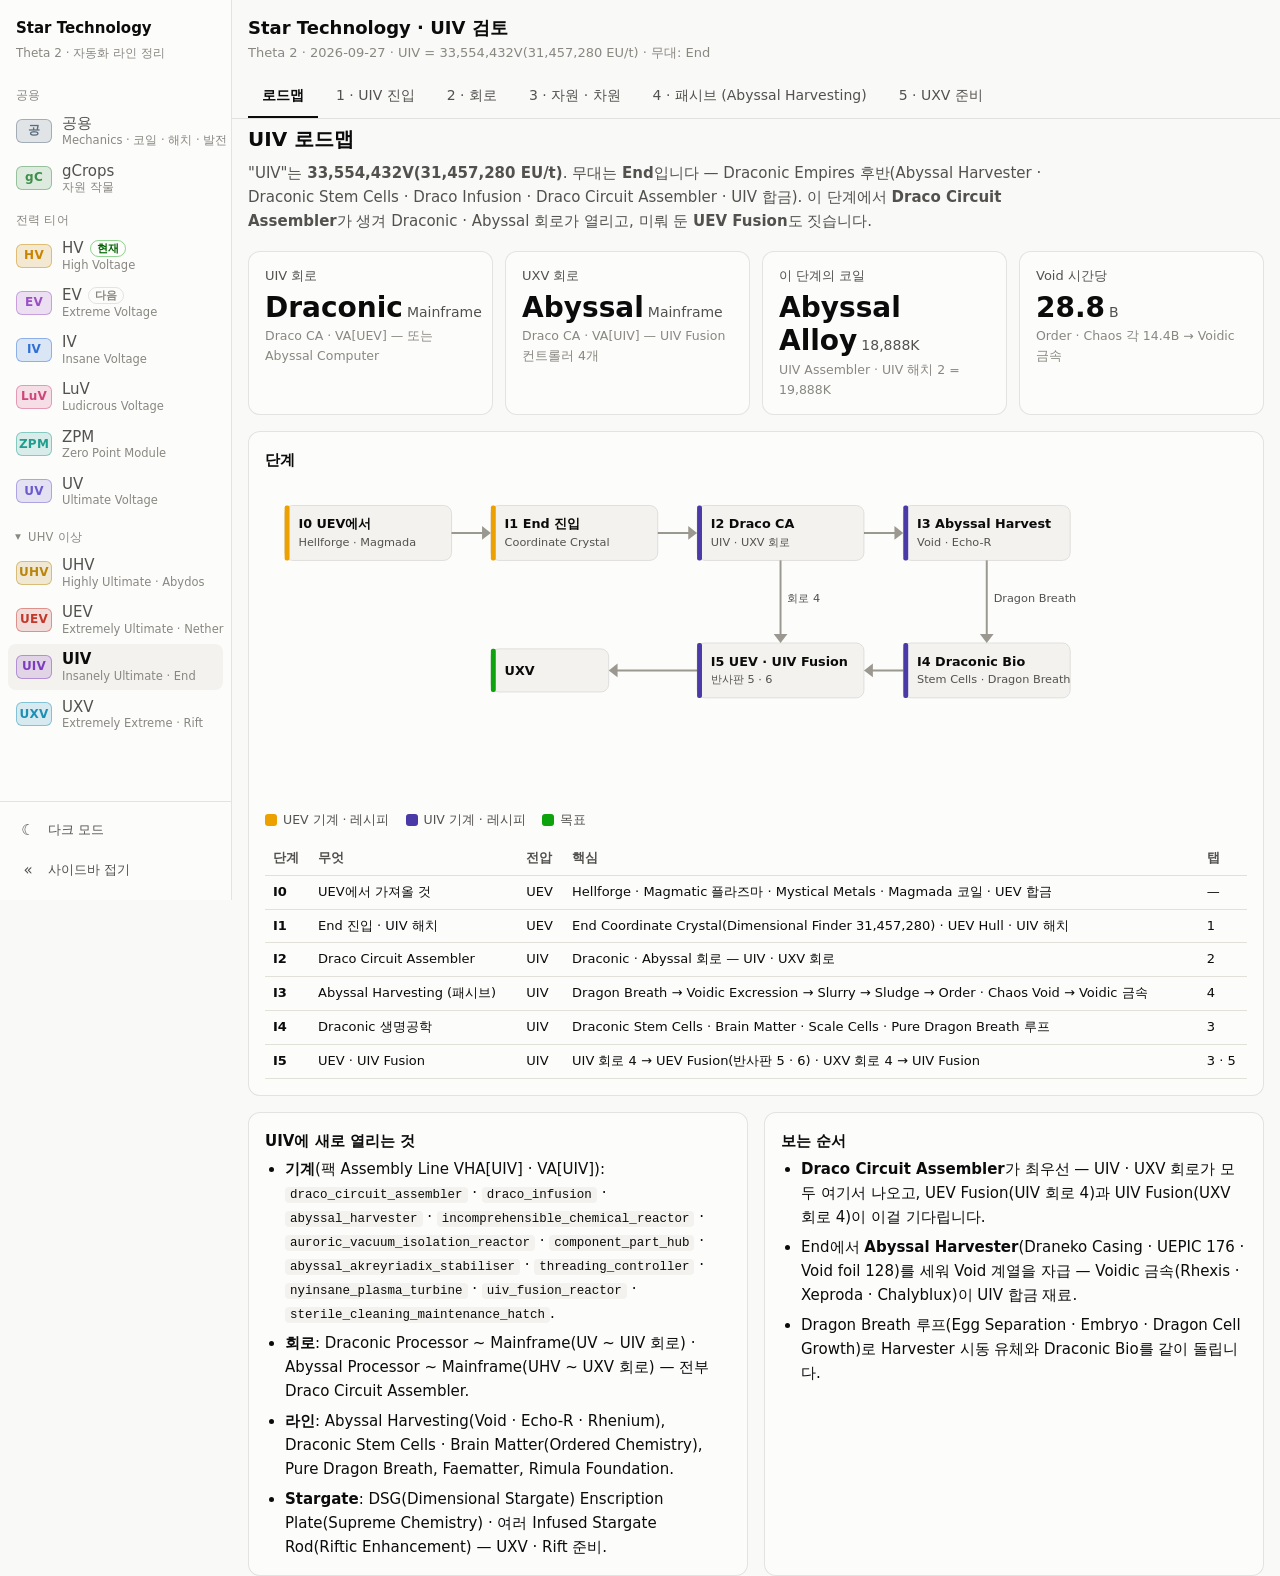
<file: uiv.html>
<!doctype html>
<html lang="ko">
<head>
<meta charset="utf-8">
<meta name="viewport" content="width=device-width, initial-scale=1">
<title>UIV 검토</title>
<link rel="stylesheet" href="assets/site.css">
<link rel="stylesheet" href="assets/page.css">
<script src="assets/shell.js"></script>
</head>
<body data-tier="UIV">
<header>
  <div class="wrap">
    <div class="top">
      <div>
        <h1>Star Technology · UIV 검토</h1>
        <div class="meta">Theta 2 · 2026-09-27 · UIV = 33,554,432V(31,457,280 EU/t) · 무대: End</div>
      </div>
    </div>
    <nav class="tabs" role="tablist" id="tabs"></nav>
  </div>
</header>
<main class="wrap" id="main"></main>
<div id="tip" role="tooltip"></div>
<script src="assets/charts.js"></script>
<script src="assets/layout3d.js"></script>
<script src="assets/power.js"></script>
<script src="assets/page.js"></script>
<script src="assets/late.js"></script>
<script>
const S = { topic: 'overview', sub: {}, layGhost: true, layPipes: true, layLabels: true };

/* 수치 출처: 팩 KubeJS systems/resource_gen/abyss_harvesting.js —
   Abyssal Harvester: Excression 10mB → 10B(비율은 종류마다) · 920t · VA[UIV]. Dragon Breath 10mB로 시작.
   Cyclonic Sifter: Excression 50B → Voidic Slurry 18.5B · 300t · VHA[UIV].
   Manifold Centrifuge: Slurry 1B → State Sludge 500 + 500 · 125t · V[UEV] (lethargic → alpha · delta, tempered → beta · epsilon, vibrant → gamma · zeta).
   Centrifuge: Sludge 1B → Residue 750 + Voidic Waste 250 · 304~890t · VA[UHV].
   Injection Mixer: α + β + γ 각 1B → Order-Centric Void 2.4B, δ + ε + ζ → Chaos-Centric Void 2.4B · 160t · VHA[UIV].
   Draco Infusion: Void 1B + 합금 7종 → Voidic 금속 dust 7 · 9.45~11.35초 × 7 · VHA[UEV].
   목표: Order · Chaos Void 각 PAIRS × 2.4B / 시간. */
const PAIRS = 6;
const SLURRY_B = PAIRS / 0.75 * 2 / 2;                     // 종류당 slurry B/h (sludge 2종이 반씩)
const EXC_B = SLURRY_B / 18.5 * 50;                        // 종류당 excression B/h

lateStart({
  key: 'uiv-web', T: 11,
  lead: '"UIV"는 <b>33,554,432V(31,457,280 EU/t)</b>. 무대는 <b>End</b>입니다 — Draconic Empires 후반(Abyssal Harvester · Draconic Stem Cells · Draco Infusion · Draco Circuit Assembler · UIV 합금). 이 단계에서 <b>Draco Circuit Assembler</b>가 생겨 Draconic · Abyssal 회로가 열리고, 미뤄 둔 <b>UEV Fusion</b>도 짓습니다.',
  tiles: [
    ['UIV 회로', 'Draconic', 'Mainframe', 'Draco CA · VA[UEV] — 또는 Abyssal Computer'],
    ['UXV 회로', 'Abyssal', 'Mainframe', 'Draco CA · VA[UIV] — UIV Fusion 컨트롤러 4개'],
    ['이 단계의 코일', 'Abyssal Alloy', '18,888K', 'UIV Assembler · UIV 해치 2 = 19,888K'],
    ['Void 시간당', fmt(PAIRS * 2.4 * 2, 1), 'B', `Order · Chaos 각 ${fmt(PAIRS * 2.4, 1)}B → Voidic 금속`],
  ],
  roadmap: {
    stages: [
      ['I0', 'UEV에서 가져올 것', 'UEV', 'Hellforge · Magmatic 플라즈마 · Mystical Metals · Magmada 코일 · UEV 합금', '—'],
      ['I1', 'End 진입 · UIV 해치', 'UEV', 'End Coordinate Crystal(Dimensional Finder 31,457,280) · UEV Hull · UIV 해치', '1'],
      ['I2', 'Draco Circuit Assembler', 'UIV', 'Draconic · Abyssal 회로 — UIV · UXV 회로', '2'],
      ['I3', 'Abyssal Harvesting (패시브)', 'UIV', 'Dragon Breath → Voidic Excression → Slurry → Sludge → Order · Chaos Void → Voidic 금속', '4'],
      ['I4', 'Draconic 생명공학', 'UIV', 'Draconic Stem Cells · Brain Matter · Scale Cells · Pure Dragon Breath 루프', '3'],
      ['I5', 'UEV · UIV Fusion', 'UIV', 'UIV 회로 4 → UEV Fusion(반사판 5 · 6) · UXV 회로 4 → UIV Fusion', '3 · 5'],
    ],
    flow: {
      label: 'UIV 로드맵', h: 330,
      nodes: [
        { id: 'i0', x: 20, y: 30, w: 170, t: 'I0 UEV에서', s: 'Hellforge · Magmada', k: 'UEV' },
        { id: 'i1', x: 230, y: 30, w: 170, t: 'I1 End 진입', s: 'Coordinate Crystal', k: 'UEV' },
        { id: 'i2', x: 440, y: 30, w: 170, t: 'I2 Draco CA', s: 'UIV · UXV 회로', k: 'UIV' },
        { id: 'i3', x: 650, y: 30, w: 170, t: 'I3 Abyssal Harvest', s: 'Void · Echo-R', k: 'UIV' },
        { id: 'i4', x: 650, y: 170, w: 170, t: 'I4 Draconic Bio', s: 'Stem Cells · Dragon Breath', k: 'UIV' },
        { id: 'i5', x: 440, y: 170, w: 170, t: 'I5 UEV · UIV Fusion', s: '반사판 5 · 6', k: 'UIV' },
        { id: 'uxv', x: 230, y: 176, w: 120, h: 44, t: 'UXV', k: 'GOAL' },
      ],
      edges: [{ a: 'i0', b: 'i1' }, { a: 'i1', b: 'i2' }, { a: 'i2', b: 'i3' }, { a: 'i3', b: 'i4', fs: 'b', ts: 't', l: 'Dragon Breath' }, { a: 'i4', b: 'i5' }, { a: 'i2', b: 'i5', fs: 'b', ts: 't', l: '회로 4' }, { a: 'i5', b: 'uxv' }],
    },
  },
  opens: [
    '<b>기계</b>(팩 Assembly Line VHA[UIV] · VA[UIV]): <code>draco_circuit_assembler</code> · <code>draco_infusion</code> · <code>abyssal_harvester</code> · <code>incomprehensible_chemical_reactor</code> · <code>auroric_vacuum_isolation_reactor</code> · <code>component_part_hub</code> · <code>abyssal_akreyriadix_stabiliser</code> · <code>threading_controller</code> · <code>nyinsane_plasma_turbine</code> · <code>uiv_fusion_reactor</code> · <code>sterile_cleaning_maintenance_hatch</code>.',
    '<b>회로</b>: Draconic Processor ~ Mainframe(UV ~ UIV 회로) · Abyssal Processor ~ Mainframe(UHV ~ UXV 회로) — 전부 Draco Circuit Assembler.',
    '<b>라인</b>: Abyssal Harvesting(Void · Echo-R · Rhenium), Draconic Stem Cells · Brain Matter(Ordered Chemistry), Pure Dragon Breath, Faematter, Rimula Foundation.',
    '<b>Stargate</b>: DSG(Dimensional Stargate) Enscription Plate(Supreme Chemistry) · 여러 Infused Stargate Rod(Riftic Enhancement) — UXV · Rift 준비.',
  ],
  order: [
    '<b>Draco Circuit Assembler</b>가 최우선 — UIV · UXV 회로가 모두 여기서 나오고, UEV Fusion(UIV 회로 4)과 UIV Fusion(UXV 회로 4)이 이걸 기다립니다.',
    'End에서 <b>Abyssal Harvester</b>(Draneko Casing · UEPIC 176 · Void foil 128)를 세워 Void 계열을 자급 — Voidic 금속(Rhexis · Xeproda · Chalyblux)이 UIV 합금 재료.',
    'Dragon Breath 루프(Egg Separation · Embryo · Dragon Cell Growth)로 Harvester 시동 유체와 Draconic Bio를 같이 돌립니다.',
  ],
  entry: {
    lead: 'UIV 해치 · Hull은 퀘스트 Draconic Empires(UIV Machine Hull · Energy Input Hatch 4A · 16A). UEV 해치 2개 멀티블럭이면 UIV 레시피. End 좌표는 Dimensional Finder(31,457,280)의 End Coordinate Crystal.',
    cards: [
      { h: 'End 진입 (퀘스트)', li: ['End 차원 · <b>End Talisman</b> · End City 구조물.', '<b>End Armor</b>(End Helmet ~ Boots) — End 환경 대비.', 'Draconic Stem Cells · Brain Matter · Scale Cells(퀘스트) → Draconic Processing Unit.'] },
      { h: 'UIV 기계 (팩)', table: { head: ['기계', '역할'], rows: [
        ['Draco Circuit Assembler', 'Draconic · Abyssal 회로 (Assembly Line VHA[UIV])'],
        ['Draco Infusion', 'Voidic 금속 · Singularity · Ascension Core'],
        ['Abyssal Harvester', 'Voidic Excression 자기 증식 · Desaturation → Echo-R 18B'],
        ['Incomprehensible Chemical Reactor', 'Supreme Chemistry (DSG Enscription Plate 등)'],
        ['Nyinsane Plasma Turbine', 'Supreme 다음 플라즈마 터빈 (VHA[UIV] · 연구 192 CWU)'],
        ['Threading Controller', 'Threading 시스템 (Mechanics › Threading)'],
      ] } },
    ],
  },
  circuit: {
    lead: '<b>Draco Circuit Assembler</b>가 나오면 Draconic · Abyssal 회로 레시피 자체는 UHV~UIV 전압입니다(팩 <code>draco_circuit_assembly.js</code>). 그래서 이 단계에서 UIV 회로와 UXV 회로가 한꺼번에 열립니다.',
    rows: [
      { n: 'Draconic Microchip', t: 'ZPM', id: 'draconic_microchip_processor', eut: 983040, where: 'Draco CA · VHA[UHV]', in: 'Draconic Processing Unit 계열' },
      { n: 'Draconic Processor', t: 'UV', id: 'draconic_processor', eut: 983040, where: 'Draco CA · VHA[UHV]', in: '' },
      { n: 'Draconic Assembly', t: 'UHV', id: 'draconic_processor_assembly', eut: 1966080, where: 'Draco CA · VA[UHV]', in: '' },
      { n: 'Draconic Computer', t: 'UEV', id: 'draconic_processor_computer', eut: 1966080, where: 'Draco CA · VA[UHV]', in: '' },
      { n: 'Draconic Mainframe', t: 'UIV', id: 'draconic_processor_mainframe', eut: 7864320, where: 'Draco CA · VA[UEV]', in: 'UEV Fusion 컨트롤러 4개' },
      { n: 'Abyssal Processor ~ Computer', t: 'UHV ~ UIV', id: 'abyssal_processor_*', eut: 7864320, where: 'Draco CA · VA[UEV]', in: 'Abyssal Circuit Board · Processing Unit' },
      { n: 'Abyssal Mainframe', t: 'UXV', id: 'abyssal_processor_mainframe', eut: 31457280, where: 'Draco CA · VA[UIV]', in: 'UIV Fusion 컨트롤러 4개' },
    ],
    cards: [
      { h: '부품', li: ['Draconic Processing Unit(UHV Circuit Assembler) · Draconic Printed Circuit Board.', 'Abyssal Circuit Board · Abyssal Processing Unit(Circuit Assembler 3,932,160).', 'Draco Boule · Wafer · Draco Advanced SoC · UIPIC(퀘스트).'] },
      { h: 'Fusion 컨트롤러', li: ['<b>UEV Fusion</b>: Advanced Fusion Coil · UIV 회로 4 · Decaying Star · Magmada double plate · UHV Field Gen 2 · UEPIC 128.', '<b>UIV Fusion</b>: Auxiliary Fusion Coil MK2 · UXV 회로 4 · Draconic Eye · Abyssal Alloy double plate · UEV Field Gen 2 · UIPIC 96.'] },
    ],
  },
  resource: {
    lead: 'End에서 쓰는 자원은 대부분 <b>Abyssal Harvester</b> 한 곳에서 나옵니다: Voidic Excression 3종 → Void 6상태 → Order · Chaos Void → Voidic 금속, 부산물 Voidic Waste → Rhenium · Echo Shard · Naquadria Waste · Molten Ore Mixture. Dragon Breath는 Draconic 생명공학 루프.',
    flow: {
      label: 'UIV 자원', h: 320,
      nodes: [
        { id: 'db', x: 20, y: 30, w: 170, t: 'Dragon Breath 10mB', s: '시동 (Undersaturated)', k: 'src' },
        { id: 'ah', x: 230, y: 30, w: 180, t: 'Abyssal Harvester', s: 'Excression 10mB → 10B · 920t', k: 'UIV' },
        { id: 'ex', x: 450, y: 30, w: 170, t: 'Excression 3종', s: 'Low · Moderate · High', k: 'UIV' },
        { id: 'ds', x: 230, y: 180, w: 180, t: 'Desaturation', s: 'Void Saturation Sponge → Echo-R 18B', k: 'UIV' },
        { id: 'vw', x: 450, y: 180, w: 170, t: 'Voidic Waste', s: 'Rhenium · Echo · Naquadria Waste', k: 'UIV' },
        { id: 'vm', x: 660, y: 30, w: 190, t: 'Voidic 금속', s: 'Rhexis · Xeproda · Chalyblux', k: 'GOAL' },
        { id: 'eg', x: 660, y: 180, w: 190, t: 'Dragon 루프', s: 'Egg Separation · Embryo · Cell Growth', k: 'UIV' },
      ],
      edges: [{ a: 'db', b: 'ah' }, { a: 'ah', b: 'ex' }, { a: 'ex', b: 'ah', dash: true, fs: 't', ts: 't', k: 50, l: '10mB 되먹임' }, { a: 'ex', b: 'vm', l: '4 탭' }, { a: 'ah', b: 'ds', fs: 'b', ts: 't' }, { a: 'ex', b: 'vw', fs: 'b', ts: 't' }, { a: 'eg', b: 'db', dash: true, fs: 't', ts: 'l', k: 160 }],
    },
    cards: [
      { h: '발전', li: ['Magmatic 플라즈마(UEV 페이지)가 계속 주력 — UEV Fusion이 생기면 반사판 5 레시피를 더 넉넉한 한도로.', '<b>Nyinsane Plasma Turbine</b>(UIV)으로 같은 플라즈마에서 더 많이 — Rotor Holder 티어마다 출력 ×2 · 연료 ×1.8(Power 챕터).', '반사판 6 플라즈마(Paradox · Voidic · Preon)는 발전용이 아니라 재료(Riftion 등)입니다.'] },
      { h: '반사판 6 레시피 (팩)', table: { head: ['플라즈마', '입력', 'EU/t', '시동'], rows: [
        ['Paradox', 'Chaos-Centric Void 200 + Order-Centric Void 200', '294,912', '900M'],
        ['Voidic', 'Echo-R 432 + Void 144', '344,064', '1,040M'],
        ['Preon', 'Utopian Akreyrium 500 + Dragon Breath 50', '688,128', '1,160M'],
      ] }, note: '반사판 6 = Draconic(UHV · Sterile: Rhenate-W · Mythrotight Carbide Steel). Voidic 플라즈마는 UXV의 Riftion 재료.' },
    ],
  },
  passive: {
    name: 'Abyssal Harvesting',
    lead: `Order · Chaos Void를 각 ${fmt(PAIRS * 2.4, 1)}B/h. Excression 종류마다 약 ${fmt(EXC_B, 1)}B/h → Sifter(50B → Slurry 18.5B) → Manifold Centrifuge(1B → Sludge 2종 500씩) → Centrifuge(1B → Residue 750 + Voidic Waste 250) → Injection Mixer(3상태 1B씩 → Void 2.4B) → <b>Draco Infusion</b>(Void 1B + 합금 7종 → Voidic 금속 7).`,
    lead3d: 'Abyssal Harvester · Cyclonic Sifter · Manifold Centrifuge · Injection Mixer · Draco Infusion(멀티블럭, 크기 EMI 확인)와 Sludge Centrifuge 6대(상태마다)를 한 청크에.',
    flow: {
      label: 'Abyssal Harvesting', h: 440,
      nodes: [
        { id: 'ah', x: 20, y: 30, w: 170, t: 'Abyssal Harvester', s: 'Excression 3종 · 920t', k: 'UIV' },
        { id: 'cs', x: 230, y: 30, w: 170, t: 'Cyclonic Sifter', s: '50B → Slurry 18.5B · 300t', k: 'UIV' },
        { id: 'mc', x: 440, y: 30, w: 180, t: 'Manifold Centrifuge', s: 'Slurry 1B → Sludge 500 + 500', k: 'UEV' },
        { id: 'ce', x: 660, y: 30, w: 190, t: 'Centrifuge ×6 (상태별)', s: 'Sludge → Residue 750 · 304~890t', k: 'UHV' },
        { id: 'or', x: 660, y: 190, w: 190, t: 'Order-Centric Void', s: 'α + β + γ → 2.4B · 160t', k: 'UIV' },
        { id: 'ch', x: 440, y: 190, w: 180, t: 'Chaos-Centric Void', s: 'δ + ε + ζ → 2.4B · 160t', k: 'UIV' },
        { id: 'di', x: 440, y: 340, w: 180, t: 'Draco Infusion', s: 'Void 1B + 합금 7종 → dust 7', k: 'UEV' },
        { id: 'vm', x: 660, y: 340, w: 190, t: 'Voidic 금속', s: 'Rhexis · Xeproda (Chaos) · Chalyblux', k: 'GOAL' },
        { id: 'vw', x: 20, y: 190, w: 170, t: 'Voidic Waste', s: 'Centrifuge 부산물 → Rhenium · Echo', k: 'UIV' },
      ],
      edges: [{ a: 'ah', b: 'cs' }, { a: 'cs', b: 'mc' }, { a: 'mc', b: 'ce' }, { a: 'ce', b: 'or', fs: 'b', ts: 't' }, { a: 'ce', b: 'ch', fs: 'b', ts: 't', fo: -60 }, { a: 'or', b: 'di', fs: 'b', ts: 'r', k: 60 }, { a: 'ch', b: 'di', fs: 'b', ts: 't' }, { a: 'di', b: 'vm' }],
    },
    cards: [
      { h: '수치 (시간당)', table: { head: ['단계', '회 / 시간', '비고'], num: [1], rows: [
        ['Abyssal Harvester', fmt(EXC_B * 3 / 10, 1), '10B 출력 · 종류 비율은 입력 종류로 조절'],
        ['Cyclonic Sifter', fmt(EXC_B * 3 / 50, 1), '종류마다'],
        ['Manifold Centrifuge', fmt(SLURRY_B * 3, 1), 'Slurry 1B씩'],
        ['Centrifuge (6상태)', fmt(PAIRS / 0.75 * 6, 1), 'Sludge 1B씩'],
        ['Injection Mixer', PAIRS * 2, 'Order · Chaos'],
        ['Draco Infusion', fmt(PAIRS * 2.4 * 2, 1), 'Void 1B씩 → dust 7'],
      ] } },
      { h: '균형', li: ['Order에는 α · β · γ(Low · Moderate · High에서 하나씩), Chaos에는 δ · ε · ζ가 들어서 <b>Excression 3종을 같은 양</b> 유지해야 합니다.', 'Harvester의 Moderate 레시피가 20 : 60 : 20이라, 모자란 종류를 입력으로 넣어 비율을 맞춥니다.'] },
    ],
    cards3d: [
      { h: '배치 원칙', li: ['북쪽: Harvester → Sifter → Manifold 순서.', '가운데: Sludge Centrifuge 6대 — 상태마다 한 대(유체 섞임 방지).', '남쪽: Injection Mixer · Draco Infusion · Voidic 금속 창고.'] },
      { h: '연결', li: ['Voidic Waste → Manifold Centrifuge → Rhenium(UIV Rhenium Super-Composite 케이블) · Molten Ore Mixture.', 'Echo-R(Desaturation) → Voidic 플라즈마 · Stargate Rod.'] },
    ],
    legend: [['--s7', 'UIV 기계'], ['--s4', 'UEV 기계'], ['--s8', 'UHV 기계'], ['--muted', '탱크'], ['--good', 'Voidic 금속']],
    src: 'UIV Tr',
    build: () => {
      const boxes = [], pipes = [];
      const box = o => (boxes.push(o), o);
      const unit = (x, z, col, label, tip) => box({ x, y: 0, z, w: 1, h: 1, d: 1, col, label, tip });
      box({ x: 0, y: -0.02, z: 0, w: 16, h: 0.02, d: 16, ghost: true, outline: true, tip: '청크 경계 16 × 16' });
      box({ x: 1, y: 0, z: 1, w: 5, h: 5, d: 5, col: '--s7', label: 'Harvester', tip: 'Abyssal Harvester|Excression 10mB → 10B · 920t (크기 EMI 확인)' });
      box({ x: 7, y: 0, z: 1, w: 4, h: 4, d: 4, col: '--s7', label: 'Sifter', tip: 'Cyclonic Sifter|50B → Slurry 18.5B' });
      box({ x: 12, y: 0, z: 1, w: 3, h: 3, d: 3, col: '--s4', label: 'Manifold', tip: 'Manifold Centrifuge|Slurry → Sludge 2종' });
      ['α', 'β', 'γ', 'δ', 'ε', 'ζ'].forEach((g, i) => unit(3 + i * 2, 8, '--s8', 'Cent-' + g, `Centrifuge · ${g} Sludge|→ Residue 750 + Voidic Waste 250`));
      ['Exc-L', 'Exc-M', 'Exc-H'].forEach((t, i) => unit(1 + i, 7, '--muted', t, 'Super Tank · Excression|'));
      box({ x: 1, y: 0, z: 11, w: 3, h: 3, d: 3, col: '--s7', label: 'Inj-Order', tip: 'Injection Mixer · Order|α + β + γ → 2.4B' });
      box({ x: 5, y: 0, z: 11, w: 3, h: 3, d: 3, col: '--s7', label: 'Inj-Chaos', tip: 'Injection Mixer · Chaos|δ + ε + ζ → 2.4B' });
      box({ x: 9, y: 0, z: 11, w: 3, h: 3, d: 3, col: '--s4', label: 'Draco Inf', tip: 'Draco Infusion|Void 1B + 합금 7종 → Voidic 금속 7' });
      unit(13, 12, '--good', 'Voidic', 'Voidic 금속 창고|Rhexis · Xeproda · Chalyblux');
      unit(13, 8, '--s7', 'Waste-M', 'Manifold Centrifuge · Voidic Waste|Rhenium · Echo · Naquadria Waste');
      unit(14, 15, '--s7', 'UIV Tr', '전원|UIV 64A 배정');
      const c = (x, z) => [x + 0.5, 4.3, z + 0.5];
      [[[3, 3], [9, 3]], [[9, 3], [13, 2]], [[13, 2], [8, 8]], [[8, 8], [2, 12]], [[6, 12], [10, 12]], [[10, 12], [13, 12]]].forEach(([a, b]) => pipes.push({ type: 'beam', pts: [c(...a), c(...b)] }));
      return { boxes, pipes };
    },
    pw: () => [
      { name: 'Abyssal Harvester', eut: 31457280, u: EXC_B * 3 / 10 * 920 / 72000, n: 1, labels: ['Harvester'] },
      { name: 'Cyclonic Sifter', eut: 15728640, u: EXC_B * 3 / 50 * 300 / 72000, n: 1, labels: ['Sifter'] },
      { name: 'Manifold Centrifuge (Slurry)', eut: 8388608, u: SLURRY_B * 3 * 125 / 72000, n: 1, labels: ['Manifold'] },
      { name: 'Centrifuge (Sludge 6상태)', eut: 1966080, u: PAIRS / 0.75 * 6 * 600 / 72000, n: 6, labels: ['Cent-α', 'Cent-β', 'Cent-γ', 'Cent-δ', 'Cent-ε', 'Cent-ζ'] },
      { name: 'Injection Mixer (Order · Chaos)', eut: 15728640, u: PAIRS * 2 * 160 / 72000, n: 2, labels: ['Inj-Order', 'Inj-Chaos'] },
      { name: 'Draco Infusion', eut: 3932160, u: PAIRS * 2.4 * 2 * 1400 / 72000, n: 1, labels: ['Draco Inf'] },
      { name: 'Manifold Centrifuge (Voidic Waste)', eut: 15728640, u: 0.1, n: 1, labels: ['Waste-M'] },
    ],
    pwNote: '<li>Harvester(VA[UIV] 31,457,280)가 UIV 풀 전압이라 간선은 UIV. Harvester 한 대가 청크 64A 중 1A를 먹습니다.</li>',
  },
  next: {
    lead: 'UXV의 무대는 <b>Rift</b>(Komaru · Riftion)입니다. 퀘스트 <b>The Stars Await Greatness</b> — Theta 버전의 끝.',
    cards: [
      { h: 'UIV 합금 · 코일', li: ['<b>UIV Alloys</b>: Ohmderblux · Abyssal · Chaotixic(퀘스트).', '<b>Abyssal Alloy 코일</b>(UIV Assembler 31,457,280): Draconyallium Frame · Abyssal 2x wire 8 · Nyanium foil 8 · RSCA fine 32 · Neutronium SiC foil 64 · Void 144 → 18,888K.', 'Rhenotax Coil(active) · Aurourium · Nyanium · Draconyallium(퀘스트).'] },
      { h: 'UXV 준비물', table: { head: ['재료', '어디에', '공급'], rows: [
        ['Voidic 플라즈마', 'Riftion 플라즈마', '반사판 6 Fusion'],
        ['Kaleidoscope Agitation Serum', 'Rimula Extraction · Komaru 모듈', 'Ordered Chemistry'],
        ['Faematter · Rimula Foundation', 'Rift · DSG', 'Pressure Heat Chamber'],
        ['Abyssal Mainframe', 'UIV Fusion · UXV 기계', '2 탭'],
      ] } },
    ],
  },
});
</script>
</body>
</html>
</file>
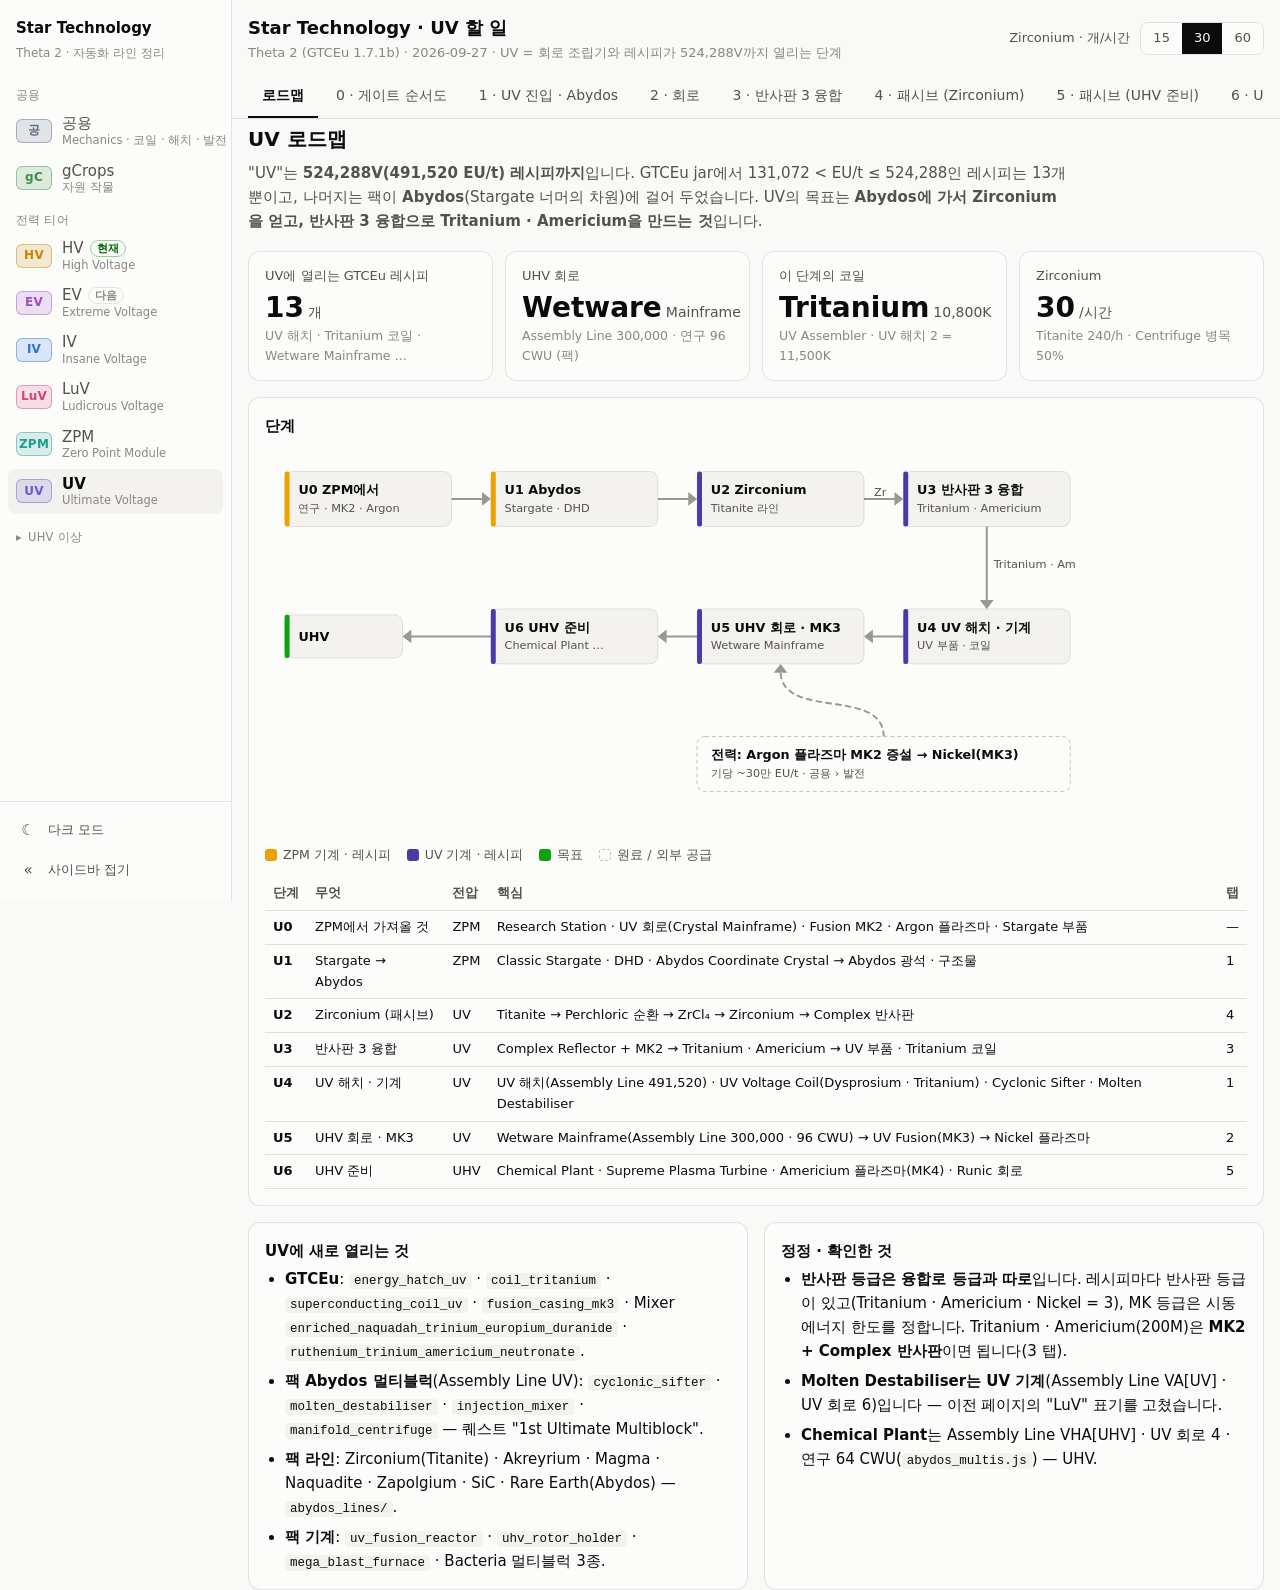
<file: uv.html>
<!doctype html>
<html lang="ko">
<head>
<meta charset="utf-8">
<meta name="viewport" content="width=device-width, initial-scale=1">
<title>UV 할 일</title>
<link rel="stylesheet" href="assets/site.css">
<link rel="stylesheet" href="assets/page.css">
<script src="assets/shell.js"></script>
</head>
<body data-tier="UV">
<header>
  <div class="wrap">
    <div class="top">
      <div>
        <h1>Star Technology · UV 할 일</h1>
        <div class="meta">Theta 2 (GTCEu 1.7.1b) · 2026-09-27 · UV = 회로 조립기와 레시피가 524,288V까지 열리는 단계</div>
      </div>
      <div class="controls">
        <span class="ctl-label">Zirconium · 개/시간</span>
        <div class="seg" id="zrn">
          <button data-zr="15">15</button>
          <button data-zr="30">30</button>
          <button data-zr="60">60</button>
        </div>
      </div>
    </div>
    <nav class="tabs" role="tablist" id="tabs"></nav>
  </div>
</header>
<main class="wrap" id="main"></main>
<div id="tip" role="tooltip"></div>

<script src="assets/charts.js"></script>
<script src="assets/gate.js"></script>
<script src="assets/layout3d.js"></script>
<script src="assets/power.js"></script>
<script src="assets/logi3d.js"></script>
<script src="assets/page.js"></script>
<script>

/* ---------- state ---------- */
const S = { zrN: 30, topic: 'overview', sub: {}, layGhost: true, layPipes: true, layLabels: true };
Object.assign(TIER, {
  LuV: { c: 'var(--s8)', name: 'LuV 기계 · 레시피' }, ZPM: { c: 'var(--s4)', name: 'ZPM 기계 · 레시피' },
  UV: { c: 'var(--s7)', name: 'UV 기계 · 레시피' }, GOAL: { c: 'var(--good)', name: '목표' },
});

/* ---------- constants ----------
   Zirconium 라인 (팩 additions/progression/lines/abydos_lines/zirconium.js), Zirconium 1개 기준:
   Titanite dust 8 + Perchloric Acid 3000 → Mixer(28,000 · 400t) → Titanite Slurry 1000
   → Centrifuge(28,000 · 360t) → Calcium Perchlorate 11 · Residue 1000 · Silica Gel 1000 · Water 1000
      Calcium Perchlorate 11 + H2SO4 1000 → CR(496 · 120t) → Perchloric 2000 + CaSO4 6
      Silica Gel 1000 → Centrifuge(1,984 · 120t) → Perchloric 1000 + SiO2 3      (Perchloric 3000 전부 회수)
   Residue 1000 + NaOH 6 → LCR(17,500 · 400t) → Hydroxo-Dioxo Titanite 1000
   → Electrolyzer(50,000 · 800t) → Titanite Residue 1000 + Na2O 3 + Water 1000
   → LCR(6,400 · 900t) + Carbon 2 + HCl 8000 → TiCl4·ZrCl4 Mixture 1000 + Methanol 2000
   → Centrifuge(23,000 · 1200t) → ZrCl4 5 + TiCl4 1000
   → LCR(1,640 · 600t) + H2 4000 → Zirconium 1 + HCl 4000 */
const ZSTEP = [
  ['Mixer', 'titanite_proc_1', 28000, 400],
  ['Centrifuge', 'titanite_proc_2', 28000, 360],
  ['Chemical Reactor', 'calcium_perchlorate_to_perchloric_acid', 496, 120],
  ['Centrifuge', 'silica_gel_to_perchloric_acid', 1984, 120],
  ['LCR', 'titanite_proc_3', 17500, 400],
  ['Electrolyzer', 'titanite_proc_4', 50000, 800],
  ['LCR', 'titanite_proc_5', 6400, 900],
  ['Centrifuge', 'titanite_proc_6', 23000, 1200],
  ['LCR', 'zirconium_from_zirconium_tetrachloride', 1640, 600],
];
const ZIN = [['Titanite dust', 8, '개'], ['Sulfuric Acid', 1000, 'mB'], ['Sodium Hydroxide', 6, '개'], ['HCl (순)', 4000, 'mB'], ['Hydrogen', 4000, 'mB'], ['Carbon dust', 2, '개']];
const ZOUT = [['Zirconium dust', 1, '개'], ['Titanium Tetrachloride', 1000, 'mB'], ['Methanol', 2000, 'mB'], ['Calcium Sulfate', 6, '개'], ['Sodium Oxide', 3, '개'], ['Silicon Dioxide', 3, '개']];
// 반사판 3 융합 (팩 fusion_scaling.js): [출력, 입력, 출력mB, 초, EU/t, 시동M]
const F3 = [
  ['Tritanium', 'Titanium 288 + Duranium 144', 144, 21.6, 30720, 200],
  ['Americium', 'Lutetium 144 + Chromium 144', 144, 14.4, 49152, 200],
  ['Nickel 플라즈마', 'Potassium 144 + Fluorine 1000', 144, 7.2, 30720, 480],
  ['Iron 플라즈마', 'Silicon 144 + Magnesium 144', 144, 10.8, 7680, 360],
];

/* ---------- topics ---------- */
const TOPICS = [
  { id: 'overview', name: '로드맵' },
  { id: 'gate', name: '0 · 게이트 순서도' },
  { id: 'entry', name: '1 · UV 진입 · Abydos' },
  { id: 'circuit', name: '2 · 회로' },
  { id: 'resource', name: '3 · 반사판 3 융합', subs: [['route', '반사판 3 · 레시피'], ['elem', '원소 패시브'], ['3d', '원소 로 · 3D']] },
  { id: 'passive', name: '4 · 패시브 (Zirconium)', subs: [['flow', '흐름'], ['3d', '3D 배치'], ['power', '전력 · 64A']] },
  { id: 'prep', name: '5 · 패시브 (UHV 준비)', subs: [['metal', '금속 · 초전도'], ['3d', '청크 · 3D']] },
  { id: 'next', name: '6 · UHV 준비' },
];

/* ---------- 로드맵 ---------- */
function viewOverview() {
  const stages = [
    ['U0', 'ZPM에서 가져올 것', 'ZPM', 'Research Station · UV 회로(Crystal Mainframe) · Fusion MK2 · Argon 플라즈마 · Stargate 부품'],
    ['U1', 'Stargate → Abydos', 'ZPM', 'Classic Stargate · DHD · Abydos Coordinate Crystal → Abydos 광석 · 구조물'],
    ['U2', 'Zirconium (패시브)', 'UV', 'Titanite → Perchloric 순환 → ZrCl₄ → Zirconium → Complex 반사판'],
    ['U3', '반사판 3 융합', 'UV', 'Complex Reflector + MK2 → Tritanium · Americium → UV 부품 · Tritanium 코일'],
    ['U4', 'UV 해치 · 기계', 'UV', 'UV 해치(Assembly Line 491,520) · UV Voltage Coil(Dysprosium · Tritanium) · Cyclonic Sifter · Molten Destabiliser'],
    ['U5', 'UHV 회로 · MK3', 'UV', 'Wetware Mainframe(Assembly Line 300,000 · 96 CWU) → UV Fusion(MK3) → Nickel 플라즈마'],
    ['U6', 'UHV 준비', 'UHV', 'Chemical Plant · Supreme Plasma Turbine · Americium 플라즈마(MK4) · Runic 회로'],
  ];
  return `
  <h2>UV 로드맵</h2>
  <p class="lead">"UV"는 <b>524,288V(491,520 EU/t) 레시피까지</b>입니다. GTCEu jar에서 131,072 &lt; EU/t ≤ 524,288인 레시피는 13개뿐이고, 나머지는 팩이 <b>Abydos</b>(Stargate 너머의 차원)에 걸어 두었습니다. UV의 목표는 <b>Abydos에 가서 Zirconium을 얻고, 반사판 3 융합으로 Tritanium · Americium을 만드는 것</b>입니다.</p>
  <div class="tiles">
    ${tile('UV에 열리는 GTCEu 레시피', '13', '개', 'UV 해치 · Tritanium 코일 · Wetware Mainframe …')}
    ${tile('UHV 회로', 'Wetware', 'Mainframe', 'Assembly Line 300,000 · 연구 96 CWU (팩)')}
    ${tile('이 단계의 코일', 'Tritanium', '10,800K', 'UV Assembler · UV 해치 2 = 11,500K')}
    ${tile('Zirconium', fmt(S.zrN, 0), '/시간', `Titanite ${fmt(S.zrN * 8, 0)}/h · Centrifuge 병목 ${fmt(S.zrN * 1200 / 72000 * 100, 0)}%`)}
  </div>
  <div class="card">
    <h3>단계</h3>
    ${flow({
      label: 'UV 로드맵', h: 400,
      nodes: [
        { id: 'u0', x: 20, y: 30, w: 170, t: 'U0 ZPM에서', s: '연구 · MK2 · Argon', k: 'ZPM' },
        { id: 'u1', x: 230, y: 30, w: 170, t: 'U1 Abydos', s: 'Stargate · DHD', k: 'ZPM' },
        { id: 'u2', x: 440, y: 30, w: 170, t: 'U2 Zirconium', s: 'Titanite 라인', k: 'UV' },
        { id: 'u3', x: 650, y: 30, w: 170, t: 'U3 반사판 3 융합', s: 'Tritanium · Americium', k: 'UV' },
        { id: 'u4', x: 650, y: 170, w: 170, t: 'U4 UV 해치 · 기계', s: 'UV 부품 · 코일', k: 'UV' },
        { id: 'u5', x: 440, y: 170, w: 170, t: 'U5 UHV 회로 · MK3', s: 'Wetware Mainframe', k: 'UV' },
        { id: 'u6', x: 230, y: 170, w: 170, t: 'U6 UHV 준비', s: 'Chemical Plant …', k: 'UV' },
        { id: 'uhv', x: 20, y: 176, w: 120, h: 44, t: 'UHV', k: 'GOAL' },
        { id: 'pw', x: 440, y: 300, w: 380, t: '전력: Argon 플라즈마 MK2 증설 → Nickel(MK3)', s: '기당 ~30만 EU/t · 공용 › 발전', k: 'src' },
      ],
      edges: [
        { a: 'u0', b: 'u1' }, { a: 'u1', b: 'u2' }, { a: 'u2', b: 'u3', l: 'Zr' }, { a: 'u3', b: 'u4', fs: 'b', ts: 't', l: 'Tritanium · Am' },
        { a: 'u4', b: 'u5' }, { a: 'u5', b: 'u6' }, { a: 'u6', b: 'uhv' }, { a: 'pw', b: 'u5', dash: true, fs: 't', ts: 'b' },
      ],
    })}
    ${tierLegend(['ZPM', 'UV', 'GOAL', 'src'])}
    <div class="tscroll" style="margin-top:12px"><table>
      <thead><tr><th>단계</th><th>무엇</th><th>전압</th><th>핵심</th><th>탭</th></tr></thead>
      <tbody>${stages.map(([id, t, v, d], i) => `<tr><td><b>${id}</b></td><td>${esc(t)}</td><td>${v}</td><td>${esc(d)}</td><td>${['—', '1', '4', '3', '1', '2', '5'][i]}</td></tr>`).join('')}</tbody></table></div>
  </div>
  <div class="grid2">
    <div class="card"><h3>UV에 새로 열리는 것</h3><ul class="pts">
      <li><b>GTCEu</b>: <code>energy_hatch_uv</code> · <code>coil_tritanium</code> · <code>superconducting_coil_uv</code> · <code>fusion_casing_mk3</code> · Mixer <code>enriched_naquadah_trinium_europium_duranide</code> · <code>ruthenium_trinium_americium_neutronate</code>.</li>
      <li><b>팩 Abydos 멀티블럭</b>(Assembly Line UV): <code>cyclonic_sifter</code> · <code>molten_destabiliser</code> · <code>injection_mixer</code> · <code>manifold_centrifuge</code> — 퀘스트 "1st Ultimate Multiblock".</li>
      <li><b>팩 라인</b>: Zirconium(Titanite) · Akreyrium · Magma · Naquadite · Zapolgium · SiC · Rare Earth(Abydos) — <code>abydos_lines/</code>.</li>
      <li><b>팩 기계</b>: <code>uv_fusion_reactor</code> · <code>uhv_rotor_holder</code> · <code>mega_blast_furnace</code> · Bacteria 멀티블럭 3종.</li>
    </ul></div>
    <div class="card"><h3>정정 · 확인한 것</h3><ul class="pts">
      <li><b>반사판 등급은 융합로 등급과 따로</b>입니다. 레시피마다 반사판 등급이 있고(Tritanium · Americium · Nickel = 3), MK 등급은 시동 에너지 한도를 정합니다. Tritanium · Americium(200M)은 <b>MK2 + Complex 반사판</b>이면 됩니다(3 탭).</li>
      <li><b>Molten Destabiliser는 UV 기계</b>(Assembly Line VA[UV] · UV 회로 6)입니다 — 이전 페이지의 "LuV" 표기를 고쳤습니다.</li>
      <li><b>Chemical Plant</b>는 Assembly Line VHA[UHV] · UV 회로 4 · 연구 64 CWU(<code>abydos_multis.js</code>) — UHV.</li>
    </ul></div>
  </div>`;
}

/* ---------- 0 게이트 순서도 ----------
   ZPM 게이트 순서도 다음 단계. 멀티블럭은 ZPM 해치 2개 = UV(524,288). UV에서 새로 막는 것: (1) Abydos(Stargate) — Zirconium,
   (2) Complex 반사판 → Tritanium · Americium, (3) UV Assembler → Tritanium 코일 · UV Voltage Coil(Tritanium fine) → UV 해치, (4) Fusion MK3(Neutronium). */
const UV_V = { now: ['지금 됨 (ZPM 해치 2)', 'var(--good)'], aby: ['Abydos 뒤', 'var(--s4)'], refl: ['Complex 반사판 뒤', 'var(--s5)'], uvs: ['UV 단일 블록', 'var(--s7)'], mk3: ['Fusion MK3', 'var(--critical)'] };
function viewGate() {
  const chart = gateFlow('UV 게이트 순서도',
    [[18, 'ZPM에서 가져옴 (zpm.html 게이트 순서도 끝)'], [110, '게이트 없음 — 멀티블럭은 ZPM 해치 2개 = UV 524,288 · 단일 블록은 ZPM 131,072'], [276, '게이트 1 · Abydos (Stargate)'],
     [370, 'Abydos 자원'], [464, '게이트 2 · Complex 반사판 · UV Assembler'], [558, '게이트 3 · Tritanium 코일 · UV 해치'], [724, 'UHV 진입']],
    [
      ['a0', 0, 'r0', 'ZPM 단일 블록 · 연구', 'Assembler · CA · Research Station', 'OK', 'ZPM 게이트 1'],
      ['b0', 1, 'r0', 'ZPM 해치', '2개 = UV 524,288', 'OK', 'ZPM 게이트 2'],
      ['c0', 2, 'r0', 'Fusion MK2', 'Argon · 원소 로', 'OK', 'Radon → Duranium · Darmstadtium · Lutetium'],
      ['d0', 3, 'r0', 'Trinium 코일 EBF', 'LuV 2 = 9,501K · ZPM 2 = 9,601K', 'OK', 'Naquadria · Prismalium'],
      ['a1', 0, 'r1', 'Stargate 부품', 'Assembly Line 61,440', 'ZPM', 'stargate_component_assembly → Classic Stargate 링 · 셰브론 · 베이스'],
      ['b1', 1, 'r1', 'UV 부품 · Hull', 'Assembly Line 100,000 · Darmstadtium plate', 'ZPM', 'UV 부품 8종이 100,000 EU/t — ZPM 전압. UV Hull = Darmstadtium plate 8 · YBCO 케이블 2'],
      ['c1', 2, 'r1', 'UV 회로', 'Crystal · Wetware Mainframe (AL)', 'ZPM', 'crystal_processor_mainframe 61,440 · wetware_processor_computer 64,000'],
      ['d1', 3, 'r1', 'Prismalium · YBCO', 'UV 준비 (ZPM 5 탭)', 'ZPM', 'Prismalium 9000K · VA[ZPM] · YBCO 4500K · VA[IV]'],
      ['a1b', 0, 'r1b', 'CSG · Dimensional Finder', 'Abydos Coordinate Crystal', 'ZPM', 'Field Stabiliser · Dialer · DPU · Classic DHD'],
      ['b1b', 1, 'r1b', 'Duranium 비축', 'MK2 원소 로', 'tank', 'Tritanium 원료 (Complex 반사판 뒤)'],
      ['c1b', 2, 'r1b', 'Lutetium · Chromium 비축', 'MK1 · MK2', 'tank', 'Americium 원료'],
      ['d1b', 3, 'r1b', 'Naquadria 비축', 'Neutronium 원료', 'tank', 'Americium 216 + Naquadria 288 → Neutronium'],
      ['ab', 0, 'r2', 'Abydos', 'Stargate · DHD', 'GATE', 'Adventures in Abydos 챕터', 2],
      ['uvasm', 2, 'r2', 'UV Assembler', 'Tritanium 코일 · UV Coil', 'GATE', '단일 블록. UV Voltage Coil = Magnetic Dysprosium rod + Tritanium fine 16 → Tritanium이 먼저'],
      ['uvmix', 3, 'r2', 'UV Mixer', 'ENTED · RTAN · Melodium · Stellarium', 'GATE', 'UHV 초전도 재료'],
      ['zr', 0, 'r3', 'Zirconium 패시브', 'Titanite 라인 · 4 탭', 'UV', 'Titanite → … → ZrCl₄ → Zirconium (Electrolyzer 50,000 = ZPM 해치 2)'],
      ['tm', 1, 'r3', 'Temples · Bacteria', 'Runic 재료 · Wetware', 'UV', 'Abydos 챕터'],
      ['cr', 0, 'r4', 'Complex 반사판', 'Trinaquadalloy + Zirconium double plate', 'GATE', '반사판 3 (LuV 제작). MK2에 끼우면 반사판 3 레시피', 2],
      ['tri', 2, 'r4', 'Tritanium · Americium', 'MK2 + Complex · 3 탭', 'ZPM', 'tritanium Ti 288 + Duranium 144 · americium Lu 144 + Cr 144 (둘 다 시동 200M)'],
      ['tc', 3, 'r4', 'Tritanium 코일', 'UV Assembler · 10,800K', 'UV', 'ZPM 해치 2개(UV) = 11,400K → Melodium, UV 해치 2개(UHV) = 11,500K → Stellarium'],
      ['hat', 0, 'r5', 'UV 에너지 해치', 'Assembly Line 491,520 · YBCO 4 · UHPIC 2 · UV Coil 2', 'GATE', 'energy_hatch_uv 800t · NaK 10,000 · Solder 2,880', 2],
      ['mk3', 2, 'r5', 'Fusion MK3', 'UV Fusion · 시동 640M', 'GATE', 'Neutronium (시동 600M) · Americium 플라즈마(반사판 4)'],
      ['mel', 3, 'r5', 'Melodium', 'Tritanium 코일 + ZPM 해치 2', 'UV', '10000K · VA[UV] — 5 탭'],
      ['neu', 2, 'r6', 'Neutronium', 'MK3 · 72초', 'UV', 'UHV plate'],
      ['stel', 3, 'r6', 'Stellarium', 'Tritanium 코일 + UV 해치 2', 'UHV', '10799K · VA[UHV] — UV 해치 뒤'],
      ['uhv', 0, 'r7', 'UHV 진입', 'UHV Hull(Neutronium plate 8 · Europium 케이블 2) · Stellarium 초전도 · UHV 해치 — uhv.html', 'GOAL', 'uhv.html', 4],
    ],
    [
      { a: 'a1', b: 'ab', fs: 'b', ts: 't', to: -123 }, { a: 'a1b', b: 'ab', fs: 'b', ts: 't', to: -60 }, { a: 'ab', b: 'zr', fs: 'b', ts: 't', fo: -123 }, { a: 'ab', b: 'tm', fs: 'b', ts: 't', fo: 123 },
      { a: 'zr', b: 'cr', fs: 'b', ts: 't', to: -123 }, { a: 'cr', b: 'tri' }, { a: 'uvasm', b: 'tc', fs: 'r', ts: 't', dash: true }, { a: 'tri', b: 'tc' },
      { a: 'tc', b: 'hat', fs: 'b', ts: 't', to: 123, dash: true }, { a: 'tri', b: 'mk3' }, { a: 'tc', b: 'mel' }, { a: 'mk3', b: 'neu' }, { a: 'hat', b: 'stel', fs: 'r', ts: 'l', dash: true },
      { a: 'neu', b: 'uhv', fs: 'b', ts: 't', to: 145 },
    ]);
  return `
  <h2>0 · 게이트 순서도</h2>
  <p class="lead"><a href="zpm.html#gate">ZPM 게이트 순서도</a>의 다음 단계입니다. ZPM 해치 2개 멀티블럭이 이미 UV(524,288)라 <b>UV 부품 · UV 회로 · Stargate 부품</b>은 UV 전력 없이 됩니다. UV의 진짜 관문은 <b>Abydos</b>(Stargate) — 거기서 나오는 <b>Zirconium</b>이 Complex 반사판이 되고, 그래야 <b>Tritanium</b>이 나와 UV Assembler의 Tritanium 코일 · UV Voltage Coil → UV 해치가 이어집니다.</p>
  ${callout('info', 'i', '<b>Tritanium이 UV의 병목입니다.</b> UV Voltage Coil(Tritanium fine 16) · Tritanium 코일 · UV 부품이 전부 Tritanium이고, Tritanium은 Complex 반사판(Zirconium · Abydos) 뒤에야 Fusion으로 나옵니다. Duranium은 ZPM 원소 로에서 미리 쌓아 두세요.')}
  <div class="card"><h3>순서도</h3><p class="sub">위에서 아래로. 빨간 띠가 게이트. 노드에 마우스를 올리면 설명.</p>${chart}${tierLegend(['OK', 'ZPM', 'UV', 'GATE', 'GOAL', 'tank'])}</div>
  <div class="card"><h3>단계별 할 일 · 막는 것 · 풀리는 것</h3>${gateStages([
    ['0 · ZPM에서 가져옴', 'ZPM 단일 블록 · 연구 · ZPM 해치 · Fusion MK2 · Trinium 코일 EBF', '—', 'UV 레시피 (멀티블럭)', ''],
    ['1 · 게이트 없음', 'Stargate 부품 · CSG · UV 부품 · UV Hull · UV 회로 · Prismalium · YBCO · Duranium · Lutetium · Naquadria 비축', '—', 'Stargate 완성', ''],
    ['게이트 1 · Abydos', 'Classic Stargate · DHD · Abydos Coordinate Crystal', 'Stargate 부품', 'Zirconium · Temples · Bacteria', 'gate'],
    ['게이트 2 · Complex 반사판 · UV Assembler', 'Complex 반사판 → MK2 · UV Assembler · UV Mixer', 'Zirconium', 'Tritanium · Americium → Tritanium 코일', 'gate'],
    ['게이트 3 · UV 해치 · MK3', 'energy_hatch_uv (AL) · Fusion MK3', 'Tritanium(Coil) · UV 회로', 'UHV 레시피 (멀티블럭) · Neutronium', 'gate'],
    ['UHV 진입', 'Neutronium plate · Stellarium · UHV 해치', 'Neutronium (MK3 72초)', '<a href="uhv.html">UHV 페이지</a>', 'goal'],
  ])}</div>
  <div class="card"><h3>해치 2개 기준 레시피 판정</h3><p class="sub">Tritanium 코일 10,800K: ZPM 해치 2개(UV) 11,400K · UV 해치 2개(UHV) 11,500K.</p>${gateVerdicts([
    ['UV 부품 8종', 'assembly_line · *_uv', 0, 100000, 'Assembly Line (ZPM 전압)', 'now'],
    ['Prismalium', 'blast · prismalium (팩)', 9000, 122880, 'Trinium 코일 + LuV 해치 2', 'now'],
    ['Titanite 전해 (Zirconium 라인)', 'titanite_proc_4 (팩)', 0, 50000, 'Electrolyzer 멀티블럭 + ZPM 해치 2', 'aby'],
    ['Tritanium', 'fusion · tritanium (팩)', 0, 30720, 'MK2 + Complex 반사판', 'refl'],
    ['Americium', 'fusion · americium (팩)', 0, 49152, 'MK2 + Complex 반사판', 'refl'],
    ['Tritanium 코일 · UV Voltage Coil', 'coil_tritanium · voltage_coil_uv', 0, 491520, 'UV Assembler', 'uvs'],
    ['Melodium', 'blast · melodium (팩)', 10000, 491520, 'Tritanium 코일 + ZPM 해치 2 (11,400K)', 'uvs'],
    ['Neutronium', 'fusion · neutronium (팩)', 0, 117964, 'Fusion MK3 (시동 600M)', 'mk3'],
  ], UV_V)}</div>`;
}

/* ---------- 1 UV 진입 · Abydos ---------- */
function viewEntry() {
  return `
  <h2>1 · UV 진입 · Abydos</h2>
  <p class="lead">UV 해치(<code>energy_hatch_uv</code> Assembly Line 491,520 · 800t): UV Hull · YBCO 케이블 4 · UHPIC 2 · UV 회로 · UV Voltage Coil 2 · NaK 10,000 · Solder 2,880. 팩 UV Voltage Coil = <b>Magnetic Dysprosium rod + Tritanium fine 16</b>(UV Assembler) — Tritanium이 먼저 필요합니다.</p>
  ${flow({
    label: 'Stargate', h: 300,
    nodes: [
      { id: 'sca', x: 20, y: 30, w: 190, t: 'Stargate Component Assembly', s: 'Assembly Line 61,440', k: 'ZPM' },
      { id: 'ring', x: 250, y: 30, w: 190, t: 'Classic Stargate', s: 'Base 1 · Chevron 9 · Ring 14', k: 'ZPM' },
      { id: 'csg', x: 20, y: 170, w: 190, t: 'CSG 부품', s: 'Field Stabiliser · Dialer · DPU …', k: 'ZPM' },
      { id: 'df', x: 250, y: 170, w: 190, t: 'Dimensional Finder', s: 'Abydos Coordinate Crystal', k: 'ZPM', tip: 'dimensional_finder:abydos_coordinate_crystal' },
      { id: 'dhd', x: 480, y: 100, w: 170, t: 'Classic DHD', s: 'Crystal Interface', k: 'ZPM' },
      { id: 'ab', x: 700, y: 100, w: 260, t: 'Abydos', s: 'Titanite · Temples · Magma · Bacteria', k: 'GOAL' },
    ],
    edges: [{ a: 'sca', b: 'ring' }, { a: 'csg', b: 'df' }, { a: 'ring', b: 'dhd' }, { a: 'df', b: 'dhd' }, { a: 'dhd', b: 'ab' }],
  })}
  ${tierLegend(['ZPM', 'GOAL'])}
  <div class="grid2">
    <div class="card"><h3>Abydos에서 먼저 할 것 (퀘스트 Adventures in Abydos)</h3><ul class="pts">
      <li><b>Zirconium Ingot</b> · <b>Abydos Alloys</b>(Zircalloy-4 · Zirconium Selenide Diiodide) — Complex · Reinforced 반사판.</li>
      <li><b>1st Ultimate Multiblock</b>: Cyclonic Sifter · Molten Destabiliser (UV Assembly Line, 연구 24 CWU).</li>
      <li><b>Otherworldly Biology</b> → Bacterial Colonies → Bacteria 멀티블럭 3종 — Wetware · Stem Cells 원료.</li>
      <li><b>Temples · Cartouche</b> 구조물, Ruined Component Parts — 이후 Runic 회로 재료.</li>
      <li><b>Magma processing</b> · Bulk Ore Processing Array.</li>
    </ul></div>
    <div class="card"><h3>UV 기계</h3><div class="tscroll"><table>
      <thead><tr><th>기계</th><th>여는 것</th></tr></thead><tbody>
        <tr><td><b>UV Assembler</b></td><td>Tritanium 코일 · Superconducting Coil UV · UV Voltage Coil · Fusion Casing MK3</td></tr>
        <tr><td><b>UV Mixer</b></td><td>ENTED · RTAN(UHV 초전도 재료)</td></tr>
        <tr><td><b>Assembly Line (UV 해치 2 또는 트랜스포머)</b></td><td>UV 해치 · Wetware Mainframe · Abydos 멀티블럭</td></tr>
        <tr><td><b>Electrolyzer (ZPM 해치 2)</b></td><td>Titanite 50,000 — 4 탭</td></tr>
      </tbody></table></div></div>
  </div>`;
}

/* ---------- 2 회로 ---------- */
function viewCircuit() {
  return `
  <h2>2 · 회로</h2>
  <p class="lead">UV 회로는 ZPM 페이지(Crystal Mainframe · Wetware Computer). UV에서 새로 되는 것은 <b>UHV 회로 = 팩 Wetware Processor Mainframe</b>(Assembly Line 300,000 · 1400t · 연구 96 CWU)입니다. UV Fusion(MK3) 컨트롤러에 UHV 회로 4개.</p>
  <div class="card"><h3>Wetware Mainframe (팩 <code>wetware_processor_mainframe</code>)</h3>
    <div class="tscroll"><table><thead><tr><th>재료</th><th class="n">수량</th><th>출처</th></tr></thead><tbody>
      <tr><td>Tritanium Frame</td><td class="n">2</td><td>3 탭 Tritanium</td></tr>
      <tr><td>Wetware Processor Computer</td><td class="n">2</td><td>ZPM 페이지 (Assembly Line 64,000)</td></tr>
      <tr><td>QRAM</td><td class="n">24</td><td>팩 QRAM 웨이퍼</td></tr>
      <tr><td>UHPIC</td><td class="n">2</td><td>LuV 페이지</td></tr>
      <tr><td>Living SMD Inductor · Capacitor · Diode · Resistor · Transistor</td><td class="n">12 · 16 · 12 · 12 · 12</td><td>ZPM Assembler · Polyimide</td></tr>
      <tr><td>YBCO single wire</td><td class="n">16</td><td>—</td></tr>
      <tr><td>Europium plate</td><td class="n">4</td><td>Fusion MK1</td></tr>
      <tr><td>ITLC Soldering Alloy · PBI</td><td class="n">1728 · 1152 mB</td><td>IV 페이지 PBI</td></tr>
    </tbody></table></div>
    <p class="sub" style="margin:10px 0 0">GTCEu 기본 <code>wetware_mainframe_uhv</code>는 팩이 제거했습니다(<code>circuits.js</code>). 다음 계열은 Abydos의 <b>Runic</b> 회로(Runic Convergence Processing Unit · UV Circuit Assembler 491,520) ${EMI} 티어.</p></div>
  <div class="grid2">
    <div class="card"><h3>연구 설비 늘리기</h3><ul class="pts">
      <li>96 CWU/t — HPCA Computation 부품을 늘리고 퀘스트 <b>Better Research Heat Sink</b>(Nanofluidic Heat Sink, UV Assembly Line)로 냉각.</li>
      <li>팩 Living SMD 연구는 Data DNA Disk + 180 CWU(UHV) — UHV 페이지.</li>
    </ul></div>
    <div class="card"><h3>UV 부품이 먹는 것</h3><ul class="pts">
      <li><b>UV Motor</b>: Samarium Magnetic long rod · Tritanium long rod 4 · ring 4 · round 8 · <b>Americium fine 128</b> · YBCO 케이블 2 · Solder 576 · Lubricant 1000 · <b>Naquadria 576</b>.</li>
      <li><b>UV Robot Arm</b>: + UV 회로 1 · ZPM 회로 2 · LuV 회로 4.</li>
      <li>Americium fine 128 = Americium 16 ingot → 부품 한 세트에 수백 ingot. 3 탭 Americium 융합이 핵심.</li>
    </ul></div>
  </div>`;
}

/* ---------- 3 반사판 3 융합 ---------- */
function viewResource() {
  const rows = F3.map(([n, i, o, sec, eut, st]) => ({ n, i, o, sec, eut, st, perH: o * 3600 / sec }));
  return `
  <h2>3 · 반사판 3 융합</h2>${subnav()}
  <p class="lead">팩 융합로는 레시피마다 필요한 <b>반사판 등급</b>과 <b>시동 에너지</b>가 따로입니다(팩 코어 <code>ReflectorFusionReactorMachine</code>: 반사판이 모자라면 레시피 불가, 남으면 그만큼 오버클럭 여유). Tritanium · Americium은 반사판 3 · 시동 200M이라 <b>ZPM의 MK2에 Complex 반사판만 바꿔 끼우면</b> 됩니다.</p>
  <div class="card"><h3>반사판 3 레시피 (팩 <code>fusion_scaling.js</code>)</h3>
    ${hbar(rows.map(r => ({ label: r.n, sub: `${r.i} · 시동 ${r.st}M`, value: r.perH / 144, color: r.st <= 320 ? 'var(--good)' : 'var(--s8)', text: `${fmt(r.perH / 144, 0)} ingot/h · ${fmt(r.eut, 0)} EU/t` })), { cols: ['레시피', 'ingot/시간 (1대)'] })}
    <p class="sub" style="margin:10px 0 0">초록 = MK2(320M)로 가능, 빨강 = MK3(640M) 필요. Nickel 플라즈마는 발전용 — 기당 순 ~34만 EU/t로 Argon(~30만)과 큰 차이 없음(<a href="common.html#power">공용 › 발전</a>).</p></div>
  <div class="grid2">
    <div class="card"><h3>반사판</h3><div class="tscroll"><table>
      <thead><tr><th>등급</th><th>패널 재료</th><th>제작</th></tr></thead><tbody>
        <tr><td>1 Basic</td><td>Ruridit plate · Beryllium double 2 · Tungsten Carbide double</td><td>EV · 클린룸</td></tr>
        <tr><td>2 Advanced</td><td>Osmiridium plate · Naquadah double 2 · Basic 패널</td><td>IV · 클린룸</td></tr>
        <tr><td><b>3 Complex</b></td><td>Trinaquadalloy plate · <b>Zirconium double 2</b> · Advanced 패널</td><td>LuV · 클린룸</td></tr>
        <tr><td>4 Reinforced</td><td>Zirconium Selenide Diiodide · Tritanium double 2</td><td>ZPM · Sterile</td></tr>
        <tr><td>5 Borealic</td><td>Ancient Netherite · Void double 2</td><td>UV · Sterile</td></tr>
      </tbody></table></div>
      <p class="sub" style="margin:8px 0 0">패널 → Reflector Casing 블록 조립은 <code>start_fusion_machines.js</code>의 <code>reflectorBlock</code> ${EMI} 수량.</p></div>
    <div class="card"><h3>원료</h3><ul class="pts">
      <li><b>Duranium</b>(반사판 2 · MK2): Gallium 144 + Radon 1000 → 144 · 28.8초. Tritanium 1회에 Duranium 144.</li>
      <li><b>Radon</b>(반사판 1 · 200M → MK2): Gold 144 + Mercury 100 → 1000.</li>
      <li><b>Lutetium</b>(반사판 1 · MK1): Lanthanum 144 + Silicon 144 → 144.</li>
      <li><b>Titanium</b>: Zirconium 라인의 부산물 TiCl₄(Zr 1개당 1,000mB)가 그대로 Titanium 원료.</li>
      <li>MK2 한 대로 번갈아 돌리면 반사판 · 시동 에너지를 다시 채워야 하므로, 레시피마다 융합로를 나누는 편이 낫습니다 ${EMI}.</li>
    </ul></div>
  </div>`;
}

/* ---------- 4 패시브 (Zirconium) ---------- */
function viewPassiveFlow() {
  const z = S.zrN;
  return `
  <h2>4 · 패시브 (Zirconium)</h2>${subnav()}
  <p class="lead">Zirconium은 Abydos의 <b>Titanite</b>에서 뽑습니다. <b>Perchloric Acid 3,000mB가 전부 되돌아오는 순환</b>이라 처음 한 번만 채우면 되고, 부산물 TiCl₄는 Tritanium용 Titanium이 됩니다. 시간당 Zirconium ${z}개.</p>
  ${flow({
    label: 'Zirconium 라인', h: 470,
    nodes: [
      { id: 'ti', x: 20, y: 30, w: 160, t: `Titanite ${fmt(8 * z, 0)}/h`, s: 'Abydos 광석 · gCrops titanite', k: 'src' },
      { id: 'mx', x: 220, y: 30, w: 170, t: 'Titanite Slurry', s: 'Mixer 28,000 · Perchloric 3000', k: 'LuV' },
      { id: 'c1', x: 430, y: 30, w: 170, t: 'Centrifuge', s: '28,000 · 360t', k: 'LuV' },
      { id: 'pc', x: 430, y: 170, w: 170, t: 'Perchloric 회수', s: 'CaClO₄ → 2000 · Silica Gel → 1000', k: 'src' },
      { id: 'l1', x: 650, y: 30, w: 170, t: 'Hydroxo-Dioxo', s: 'LCR 17,500 · NaOH 6', k: 'LuV' },
      { id: 'el', x: 650, y: 170, w: 170, t: 'Titanite Residue', s: 'Electrolyzer 50,000 · 800t', k: 'ZPM' },
      { id: 'l2', x: 650, y: 310, w: 170, t: 'TiCl₄·ZrCl₄', s: 'LCR 6,400 · C 2 + HCl 8000', k: 'LuV' },
      { id: 'c2', x: 430, y: 310, w: 170, t: 'ZrCl₄ ×5', s: 'Centrifuge 23,000 · 1200t', k: 'LuV' },
      { id: 'zr', x: 220, y: 310, w: 170, t: `Zirconium ${z}/h`, s: 'LCR · H₂ 4000', k: 'GOAL' },
      { id: 'tcl', x: 220, y: 400, w: 170, h: 50, t: `TiCl₄ ${fmt(z, 0)}B/h`, s: '→ Titanium → Tritanium', k: 'GOAL' },
      { id: 'meo', x: 860, y: 310, w: 120, h: 50, t: 'Methanol', s: `${fmt(2 * z, 0)}B/h`, k: 'src' },
    ],
    edges: [
      { a: 'ti', b: 'mx' }, { a: 'mx', b: 'c1' }, { a: 'c1', b: 'pc', fs: 'b', ts: 't' }, { a: 'pc', b: 'mx', dash: true, fs: 'l', ts: 'b', l: 'Perchloric 3000' },
      { a: 'c1', b: 'l1', l: 'Residue' }, { a: 'l1', b: 'el', fs: 'b', ts: 't' }, { a: 'el', b: 'l2', fs: 'b', ts: 't' }, { a: 'l2', b: 'c2' }, { a: 'c2', b: 'zr' },
      { a: 'c2', b: 'tcl', fs: 'b', ts: 'r' }, { a: 'l2', b: 'meo' },
    ],
  })}
  ${tierLegend(['LuV', 'ZPM', 'GOAL', 'src'])}
  <div class="grid2">
    <div class="card"><h3>원료 · 부산물 (시간당)</h3><div class="tscroll"><table>
      <thead><tr><th>들어가는 것</th><th class="n">양</th><th>나오는 것</th><th class="n">양</th></tr></thead>
      <tbody>${ZIN.map((r, i) => `<tr><td>${r[0]}</td><td class="n">${fmt(r[1] * z, 0)} ${r[2]}</td><td>${ZOUT[i][0]}</td><td class="n">${fmt(ZOUT[i][1] * z, 0)} ${ZOUT[i][2]}</td></tr>`).join('')}</tbody></table></div>
      <p class="sub" style="margin:8px 0 0">HCl은 8,000 넣고 4,000 돌아와서 순 4,000. Perchloric Acid는 0(순환).</p></div>
    <div class="card"><h3>기계 가동률</h3><div class="tscroll"><table>
      <thead><tr><th>기계</th><th>레시피</th><th class="n">EU/t</th><th class="n">가동률</th></tr></thead>
      <tbody>${ZSTEP.map(([m, r, e, t]) => `<tr><td>${m}</td><td><code>${r}</code></td><td class="n">${fmt(e, 0)}</td><td class="n">${fmt(t * z / 72000 * 100, 0)}%</td></tr>`).join('')}</tbody></table></div>
      <p class="sub" style="margin:8px 0 0">병목은 ZrCl₄ Centrifuge(1200t)와 Electrolyzer(800t). 60개/시간이면 Centrifuge 100% — 두 대로.</p></div>
  </div>`;
}
function viewPassive3d() {
  const pressed = k => `aria-pressed="${S[k]}"`;
  return `
  <h2>4 · 패시브 (Zirconium)</h2>${subnav()}
  <p class="lead">Zirconium 라인을 <b>16×16 청크 하나</b>에 넣은 배치입니다. 서쪽이 Perchloric 순환(Mixer · Centrifuge · 회수 반응기), 가운데가 LCR 3대(벽 공유), 동쪽이 ZPM Electrolyzer와 ZrCl₄ Centrifuge입니다. 단일 블록 기계는 모두 해당 전압 단일 블록 기준.</p>
  <div class="card">
    <div id="layctl" style="display:flex;flex-wrap:wrap;gap:8px 14px;align-items:center;margin-bottom:12px">
      <div class="seg"><button data-act="pipes" ${pressed('layPipes')}>선</button><button data-act="labels" ${pressed('layLabels')}>라벨</button></div>
      <div class="seg"><button data-act="reset">기본 시점</button><button data-act="top">위에서</button><button data-act="in" aria-label="확대">＋</button><button data-act="out" aria-label="축소">－</button></div>
    </div>
    <div><canvas id="lay3d" role="img" aria-label="Zirconium 청크 3D 배치도" style="display:block;width:100%;border-radius:8px;touch-action:none;cursor:grab"></canvas></div>
    <div class="legend">${[['--s8', 'LuV 기계'], ['--s4', 'ZPM 기계'], ['--s1', '저전압 회수'], ['--muted', '탱크'], ['--good', 'Zirconium · TiCl₄']].map(([c, t]) => `<span><i style="background:var(${c})"></i>${t}</span>`).join('')}${logiLegend(['sbus', 'pbuf', 'p2p', 'req'])}${pwLegend(PWM(), 8)}</div>
  </div>
  <div class="card"><h3>네트워크 구성</h3>${logiNets([
    { n: '주 네트워크', kind: '주', what: '시약 탱크 6개(H₂SO₄ · HCl · H₂ · NaOH · Carbon · MeOH), Zirconium · TiCl₄', edge: 'P2P → x = 5 · z = 4 · z = 9 · z = 15 간선', seen: '—' },
    { n: 'ME Pattern Buffer', kind: 'GT ME 해치 (LuV)', what: 'LCR 셋의 패턴 + 입력', edge: 'LCR 남쪽 면', seen: '—' },
    { n: 'LaserIO', kind: '레이저', what: 'Perchloric Acid 닫힌 고리 (Mixer → 원심 → CR · 원심 → 탱크) · Titanite 단계 사이', edge: '1:1 · 고리가 닫혀 있어 ME 불필요', seen: '—' },
  ])}</div>
  <div class="grid2">
    <div class="card"><h3>배치 원칙</h3><ul class="pts">
      <li><b>Perchloric은 탱크 하나로 닫힌 고리</b> — Mixer가 빼 가고 회수 반응기 두 대가 채웁니다.</li>
      <li>LCR 3대(NaOH · Carbon/HCl · H₂)는 Wall Sharing으로 한 줄, 레시피가 달라 Distinct Bus 불필요(각자 한 레시피).</li>
      <li>Electrolyzer(50,000)는 ZPM 단일 블록 또는 대형 전해기 + LuV 해치 2 ${EMI}.</li>
    </ul></div>
    <div class="card"><h3>연결</h3><ul class="pts">
      <li>Titanite: Abydos 채굴 → Stargate 너머에서 ME로(Quantum 링크 · 차원 간 전송 ${EMI}).</li>
      <li>H₂SO₄ · HCl · H₂ · NaOH: HV 화학 청크.</li>
      <li>TiCl₄ → EV 페이지 Titanium EBF(Mg 환원) → 3 탭 Tritanium 융합.</li>
    </ul></div>
  </div>`;
}
const PWM = () => { const z = S.zrN, L = [['Mixer'], ['Cent-1'], ['CR-Ca'], ['Cent-Si'], ['LCR NaOH'], ['Elec'], ['LCR C+HCl'], ['Cent-Zr', 'Cent-Zr2'], ['LCR H2']];
  return ZSTEP.map(([m, r, e, t], i) => ({ name: `${m} · ${r}`, eut: e, u: t * z / 72000, n: r === 'titanite_proc_6' && z >= 60 ? 2 : 1, hatch2: m === 'LCR', labels: L[i] })); };
function viewPower() {
  return `
  <h2>${TOPICS.find(t => t.id === 'passive').name}</h2>${subnav()}
  <p class="lead">패시브 청크 하나에 <b>UV 64A</b>를 배정했습니다(HV 페이지 처리 청크의 MV 64A와 같은 방식). 기계마다 레시피가 가장 효율적인 전압을 고르고, 계통별로 전선을 나눕니다. 3D 배치 탭에 계통 색으로 전선이 그려져 있습니다.</p>
  ${pwCard(PWM(), 8, `<li>ZPM Electrolyzer(50,000) 하나만 ZPM이고 나머지는 LuV 이하 — UV 간선에서 두 계통으로 내립니다.</li>`)}`;
}
const PIPE = { beam: { c: '--s8', n: '주요 흐름 (LaserIO)', w: 0.05 } };
Object.assign(PIPE, PW_PIPES, LOGI_PIPES);
function buildZrChunk() {
  const boxes = [], pipes = [];
  const box = o => (boxes.push(o), o);
  const unit = (x, y, z, o) => box({ x, y, z, w: 1, h: 1, d: 1, ...o });
  const multi = (x, z, w, d, h, col, label, tip) => box({ x, y: 0, z, w, h, d, col, label, tip });
  box({ x: 0, y: -0.02, z: 0, w: 16, h: 0.02, d: 16, ghost: true, outline: true, tip: '청크 경계 16 × 16' });
  unit(1, 0, 1, { col: '--muted', label: 'Titanite', tip: 'Titanite dust 창고|Abydos' });
  unit(2, 0, 2, { col: '--s8', label: 'Mixer', tip: 'LuV Mixer · titanite_proc_1|Titanite 8 + Perchloric 3000 · 28,000 EU/t' });
  unit(3, 0, 2, { col: '--s8', label: 'Cent-1', tip: 'LuV Centrifuge · titanite_proc_2|Slurry → CaClO4 11 · Residue · Silica Gel' });
  unit(1, 0, 4, { col: '--muted', label: 'HClO4', tip: 'Super Tank · Perchloric Acid|닫힌 고리 3000mB/회' });
  unit(2, 0, 5, { col: '--s1', label: 'CR-Ca', tip: 'MV Chemical Reactor|CaClO4 11 + H2SO4 1000 → Perchloric 2000 · 496 EU/t' });
  unit(3, 0, 5, { col: '--s1', label: 'Cent-Si', tip: 'EV Centrifuge|Silica Gel → Perchloric 1000 + SiO2 3 · 1,984 EU/t' });
  multi(6, 1, 3, 3, 3, '--s8', 'LCR NaOH', 'LCR · titanite_proc_3|NaOH 6 · 17,500 EU/t (LuV 해치 또는 IV 해치 2)');
  multi(8, 1, 3, 3, 3, '--s8', 'LCR C+HCl', 'LCR · titanite_proc_5|Carbon 2 + HCl 8000 → TiCl4·ZrCl4 + Methanol 2000 · 6,400');
  multi(10, 1, 3, 3, 3, '--s1', 'LCR H2', 'LCR · zirconium_from_zirconium_tetrachloride|ZrCl4 5 + H2 4000 → Zr 1 + HCl 4000 · 1,640');
  unit(14, 0, 2, { col: '--s4', label: 'Elec', tip: 'ZPM Electrolyzer · titanite_proc_4|50,000 EU/t · 800t' });
  unit(14, 0, 5, { col: '--s8', label: 'Cent-Zr', tip: 'LuV Centrifuge · titanite_proc_6|Mixture → ZrCl4 5 + TiCl4 1000 · 1200t (병목)' });
  unit(13, 0, 5, { col: '--s8', label: 'Cent-Zr2', tip: 'LuV Centrifuge 2대째|60개/시간이면 필요' });
  ['H2SO4', 'HCl', 'H2', 'NaOH', 'Carbon', 'MeOH'].forEach((t, i) => unit(6 + i, 0, 8, { col: '--muted', label: t, tip: `Super Tank · ${t}|${t === 'MeOH' ? '부산물 Methanol' : 'HV 화학 청크에서 ME'}` }));
  unit(13, 0, 9, { col: '--good', label: 'Zr', tip: 'Zirconium 창고|→ Complex 반사판 · Abydos 합금' });
  unit(14, 0, 9, { col: '--good', label: 'TiCl4', tip: 'TiCl4 탱크|→ Titanium → Tritanium' });
  unit(14, 0, 14, { col: '--s4', label: 'ZPM Tr', tip: '트랜스포머|ZPM Electrolyzer · LuV 기계 전력' });
  const c = (x, zz) => [x + 0.5, 1.2, zz + 0.5];
  [[[1, 1], [2, 2]], [[2, 2], [3, 2]], [[3, 2], [3, 5]], [[2, 5], [1, 4]], [[1, 4], [2, 2]], [[3, 2], [7, 3]], [[7, 3], [14, 2]], [[14, 2], [9, 3]], [[9, 3], [14, 5]], [[14, 5], [11, 3]], [[11, 3], [13, 9]], [[14, 5], [14, 9]]]
    .forEach(([a, b]) => pipes.push({ type: 'beam', pts: [c(...a), c(...b)] }));
  // 물류: Perchloric 닫힌 고리는 LaserIO 그대로, 시약 탱크 줄은 주 네트워크, LCR 셋은 ME Pattern Buffer
  const lk = logiKit({ boxes, pipes });
  lk.blk(0, 0, 15, 'p2p', '기지 ME 컨트롤러에서', 'P2P'); lk.me([[1, 0, 15], [12, 0, 15]]); lk.me([[5, 0, 4], [5, 0, 14]]); lk.me([[6, 0, 9], [12, 0, 9]]); lk.me([[6, 0, 4], [12, 0, 4]]);
  ['H2SO4', 'HCl', 'H2', 'NaOH', 'Carbon', 'MeOH'].forEach((t, i) => lk.part(6 + i, 0, 8, 's', 'sbus', `${t} 탱크 (주 네트워크)`));
  [[7, 'titanite_proc_3 (NaOH 6)'], [9, 'titanite_proc_5 (Carbon 2 + HCl 8000)'], [11, 'zirconium_from_zirconium_tetrachloride (H₂ 4000)']].forEach(([x, w]) => lk.part(x, 0, 3, 's', 'pbuf', w));
  lk.part(13, 0, 9, 'w', 'sbus', 'Zirconium 창고'); lk.part(14, 0, 9, 's', 'sbus', 'TiCl₄ 탱크'); lk.me([[13, 0, 10], [14, 0, 10]]); lk.me([[13, 0, 11], [13, 0, 14]]);
  lk.blk(12, 0, 12, 'req', `Zirconium ${S.zrN} / 시간 목표 → 재고 64 유지`, 'Req');
  return { boxes, pipes };
}

/* ---------- 3 자원 처리 · 반사판 3 원소 패시브 ----------
   팩 fusion_scaling.js: tritanium (반사판 3) Titanium 288 + Duranium 144 → 144 · 30,720 · 21.6초 · 200M
   americium (3) Lutetium 144 + Chromium 144 → 144 · 49,152 · 14.4초 · 200M
   neutronium (3) Americium 216 + Naquadria 288 → 144 · 117,964 · 72초 · 600M (MK3 · 640M 한도)
   원료 Duranium · Lutetium · Naquadria는 ZPM 페이지 원소 로에서. */
const UVE_H = { tri: 16, am: 16, neu: 8 };
function uvElem() {
  const H = UVE_H;
  return [
    { n: 'Tritanium', runs: H.tri, sec: 21.6, eut: 30720, mk: 'MK2 + Complex 반사판', in: `Titanium ${H.tri * 2} · Duranium ${H.tri}` },
    { n: 'Americium', runs: H.am + H.neu * 1.5, sec: 14.4, eut: 49152, mk: 'MK2 + Complex 반사판', in: `Lutetium ${fmt(H.am + H.neu * 1.5, 0)} · Chromium ${fmt(H.am + H.neu * 1.5, 0)} (Neutronium용 ${fmt(H.neu * 1.5, 0)} 포함)` },
    { n: 'Neutronium', runs: H.neu, sec: 72, eut: 117964, mk: 'MK3 (시동 600M)', in: `Americium ${fmt(H.neu * 1.5, 0)} · Naquadria ${H.neu * 2}` },
  ];
}
const mkU = rows => rows.map(([id, m, t, eut, hatch2, label, jobs]) => { const u = jobs.reduce((a, [, r, d]) => a + r * d, 0) / 72000; return { id, m, t, eut, hatch2, label, jobs, u, n: Math.max(1, Math.ceil(u / 0.95 - 1e-9)) }; });
function uvElemMachines() {
  const E = uvElem();
  return mkU([
    ['F2', 'Fusion MK2 · Complex 반사판', 'ZPM', 49152, true, 'Fusion2', E.filter(e => e.mk.startsWith('MK2')).map(e => [e.n, e.runs, e.sec * 20])],
    ['F3', 'Fusion MK3 (UV)', 'UV', 117964, true, 'Fusion3', E.filter(e => e.mk.startsWith('MK3')).map(e => [e.n, e.runs, e.sec * 20])],
    ['EX', 'Fluid Extractor', 'HV', 480, false, 'Ext', [['dust → 액체', UVE_H.tri * 3 + UVE_H.am * 2 + UVE_H.neu * 3.5, 80]]],
    ['FS', 'Fluid Solidifier', 'HV', 480, false, 'Solid', [['액체 → ingot', UVE_H.tri + UVE_H.am + UVE_H.neu, 80]]],
  ]);
}
const PWM_UE = () => uvElemMachines().map(g => ({ id: g.id, name: g.m, eut: g.eut, u: g.u, n: g.n, hatch2: g.hatch2, labels: [g.label] }));
const mTu = M => `<div class="tscroll"><table><thead><tr><th>기계</th><th>계통</th><th>작업</th><th class="n">가동률</th><th class="n">대수</th></tr></thead>
  <tbody>${M.map(g => `<tr><td><b>${esc(g.m)}</b>${g.hatch2 ? ' <small style="color:var(--muted)">해치 2</small>' : ''}</td><td>${g.t}</td><td>${g.jobs.map(([a, r, d]) => `${esc(a)} ${fmt(r, 2)}회 × ${fmt(d, 0)}t`).join('<br>')}</td><td class="n">${fmt(g.u * 100, 0)}%</td><td class="n"><b>${g.n}</b></td></tr>`).join('')}</tbody></table></div>`;
function viewUvElem() {
  const E = uvElem();
  return `
  <h2>3 · 반사판 3 융합</h2>${subnav()}
  <p class="lead">ZPM 페이지의 <b>원소 로(MK2)에 Complex 반사판을 끼우면</b> Tritanium · Americium이 돌고, <b>Neutronium만 시동 600M이라 MK3</b>(UV Fusion)가 필요합니다. 원료 Duranium · Lutetium · Naquadria는 ZPM 원소 로가 계속 만들고 있으니, Requester 목표에 이 세 가지를 더하면 됩니다.</p>
  <div class="card"><h3>레시피 · 시간당</h3>
    <div class="tscroll"><table><thead><tr><th>출력</th><th>원료 / 시간</th><th class="n">회</th><th class="n">EU/t</th><th>원자로</th></tr></thead>
      <tbody>${E.map(e => `<tr><td><b>${e.n}</b></td><td>${esc(e.in)}</td><td class="n">${fmt(e.runs, 0)} × ${e.sec}초</td><td class="n">${fmt(e.eut, 0)}</td><td>${e.mk}</td></tr>`).join('')}</tbody></table></div></div>
  <div class="grid2">
    <div class="card"><h3>기계 대수</h3>${mTu(uvElemMachines())}</div>
    <div class="card"><h3>ZPM 원소 로에 더할 목표</h3><ul class="pts">
      <li>Duranium +${UVE_H.tri}(Tritanium) → Radon · Gallium도 같이 늘어남.</li>
      <li>Lutetium +${fmt(UVE_H.am + UVE_H.neu * 1.5, 0)} · Naquadria +${UVE_H.neu * 2}(Neutronium) — Naquadria는 LuV Naquadah 정제의 Sulfate가 한도.</li>
      <li>Titanium은 EV 정제 · Naquadah 분리의 TiF₃ 부산물에서.</li>
    </ul></div>
  </div>`;
}
function buildUvElem() {
  const built = { boxes: [], pipes: [] };
  const box = o => (built.boxes.push(o), o);
  const unit = (x, y, z, o) => box({ x, y, z, w: 1, h: 1, d: 1, ...o });
  const lk = logiKit(built);
  box({ x: 0, y: -0.02, z: 0, w: 16, h: 0.02, d: 16, ghost: true, outline: true, tip: '청크 경계 16 × 16' });
  [[0, 0, 15, 2], [0, 13, 15, 2], [0, 2, 2, 11], [13, 2, 2, 11]].forEach(([x, z, w, d]) => box({ x, y: 0, z, w, h: 3, d, col: '--s7', ghost: true, tip: 'Fusion MK3 링 (자리 표시)|UV Fusion · 실제 크기 EMI 확인' }));
  box({ x: 7, y: 3, z: 0, w: 1, h: 1, d: 1, col: '--s7', label: 'Fusion MK3', tip: 'UV Fusion Reactor|Neutronium (시동 600M) + 반사판 3 레시피 전부. 입력: ME Pattern Buffer' });
  lk.part(7, 0, 1, 's', 'pbuf', 'Neutronium · Tritanium · Americium 패턴'); lk.part(8, 0, 1, 's', 'meout', '출력 → 주 네트워크');
  lk.blk(3, 0, 12, 'p2p', '기지 ME 컨트롤러에서', 'P2P');
  lk.me([[4, 0, 12], [12, 0, 12]]); lk.me([[3, 0, 3], [3, 0, 11]]); lk.me([[4, 0, 3], [12, 0, 3]]); lk.me([[7, 0, 2], [8, 0, 2]]);
  for (let i = 0; i < 2; i++) { unit(5 + i, 0, 5, { col: '--s2', label: 'Ext' + (i + 1), tip: 'Fluid Extractor|dust → 액체' }); lk.part(5 + i, 0, 5, 's', 'sbus', `Ext${i + 1} 입력면 — Extractor 서브넷 Storage Bus`); lk.part(5 + i, 0, 5, 'n', 'iface', `Ext${i + 1} 출력면 → 주 네트워크 Interface`); }
  lk.sub([[5, 0, 6], [6, 0, 6]]); lk.blk(4, 0, 6, 'iface', 'Extractor 서브넷 Interface — Pattern Provider 1개로 2대 병렬', 'IF'); lk.part(4, 0, 5, 's', 'pp', '녹이기 패턴 (Pattern Provider 1개 · 채널 1개)'); lk.me([[4, 0, 4], [4, 0, 5]]);
  unit(8, 0, 5, { col: '--s2', label: 'Solid', tip: 'Fluid Solidifier|액체 → ingot' }); lk.single(8, 0, 5, 'n', 'ingot 패턴'); lk.me([[5, 0, 4], [8, 0, 4]]);
  lk.blk(10, 0, 5, 'req', `Tritanium 64 · Americium 64 · Neutronium 32 유지`, 'Req'); lk.me([[10, 0, 4], [10, 0, 4]]);
  lk.blk(6, 0, 9, 'p2p', 'ZPM 원소 로(Duranium · Lutetium · Naquadria)와 같은 주 네트워크 — 이 P2P로 원료가 들어옴', 'P2P');
  unit(12, 0, 11, { col: '--s7', label: 'UV Tr', tip: 'zpm_transformer|MK3 간선' }); unit(12, 0, 10, { col: '--s1', label: 'Conv', tip: '컨버터' });
  return built;
}
function viewUvElem3d() {
  return `
  <h2>3 · 반사판 3 융합</h2>${subnav()}
  <p class="lead">MK3 링 안쪽에 녹이기 · 굳히기 설비를 넣은 배치(ZPM 원소 로와 같은 방식). Tritanium · Americium은 ZPM 원소 로(MK2 + Complex)에서 돌려도 되고, MK3가 생기면 여기로 모읍니다.</p>
  ${layBlock('UV 원소 로 3D 배치도', [['--s7', 'UV (Fusion MK3)'], ['--s2', 'HV 기계']].map(([c, t]) => `<span><i style="background:var(${c})"></i>${t}</span>`).join('') + logiLegend(['pbuf', 'pp', 'sbus', 'iface', 'meout', 'p2p', 'req']) + pwLegend(PWM_UE(), 8))}
  <div class="card"><h3>전력</h3>${pwCard(PWM_UE(), 8)}</div>`;
}

/* ---------- 5 패시브 · UHV 준비 ----------
   UHV 부품: Plate = Neutronium, Cable = Europium (jar GTCraftingComponents), 초전도 = Stellarium (팩: Neutronium 12 · Melodium 4 · SmFeAsO 1, 10799K · VA[UHV] 2400t).
   UV 초전도 2 = Melodium (팩: U-Triplatinum 2 · Electrum 14 · Amethyst 3 · Darmstadtium 4 · Europium 7, 10000K · VA[UV] 2200t).
   Tritanium 코일 10,800K: ZPM 해치 2개(UV) = 11,400K → Melodium, UV 해치 2개(UHV) = 11,500K → Stellarium. */
const UHV_H = { mel: 16, stel: 8 };
function uhvPrep() {
  const H = UHV_H;
  return mkU([
    ['MX', 'Mixer (UV) · Melodium · Stellarium', 'UV', 491520, false, 'Mix', [['Melodium dust (EMI 시간)', H.mel / 30, 600], ['Stellarium dust (EMI 시간)', H.stel / 17, 600]]],
    ['EU', 'EBF · Tritanium 코일 + ZPM 해치 2 (UV · 11,400K)', 'UV', 491520, true, 'EBF-U', [['Melodium 10000K (UV)', H.mel, 2200]]],
    ['EH', 'EBF · Tritanium 코일 + UV 해치 2 (UHV · 11,500K)', 'UHV', 1966080, true, 'EBF-H', [['Stellarium 10799K (UHV)', H.stel, 2400]]],
    ['VF', 'Vacuum Freezer · LuV 해치 2', 'ZPM', 122880, true, 'VF', [['Hot ingot', H.mel + H.stel, 300]]],
  ]);
}
const PWM_H = () => uhvPrep().map(g => ({ id: g.id, name: g.m, eut: g.eut, u: g.u, n: g.n, hatch2: g.hatch2, labels: [g.label] }));
function viewUhvMetal() {
  const H = UHV_H;
  return `
  <h2>5 · 패시브 (UHV 준비)</h2>${subnav()}
  <p class="lead">UHV 진입 재료입니다 — plate <b>Neutronium</b>(3 탭 MK3), 케이블 <b>Europium</b>(LuV · ZPM Fusion), 초전도 <b>Melodium</b>(UV) · <b>Stellarium</b>(UHV). 해치 2개 기준: Melodium(10000K · VA[UV])은 Tritanium 코일 + ZPM 해치 2개, Stellarium(10799K · VA[UHV])은 UV 해치 2개. 케이블 피복은 LuV와 같습니다.</p>
  <div class="grid2">
    <div class="card"><h3>시간당 목표</h3>${hbar([['Melodium', H.mel, 'UV 초전도 · Stellarium 원료'], ['Stellarium', H.stel, 'UHV 초전도'], ['Neutronium', UVE_H.neu, 'UHV plate — 3 탭'], ['Europium', 16, 'UHV 케이블 — LuV · ZPM Fusion']].map(([a, v, d]) => ({ label: a, sub: d, value: v, color: 'var(--s7)', text: fmt(v, 0) + ' ingot' })), { cols: ['재료', '/ 시간'], noAxis: true })}</div>
    <div class="card"><h3>원료</h3><ul class="pts">
      <li>Melodium 16 ≈ Darmstadtium 2 · Europium 4 · U-Triplatinum 1 · Electrum 7 · Amethyst 2 (팩 비율 4 : 7 : 2 : 14 : 3).</li>
      <li>Stellarium 8 ≈ Neutronium 6 · Melodium 2 · SmFeAsO 0.5 — <b>Neutronium이 병목</b>(MK3 72초 · 1회 1 ingot).</li>
    </ul></div>
  </div>
  <div class="card"><h3>기계 대수</h3>${mTu(uhvPrep())}</div>`;
}
function buildUhvPrep() {
  const built = { boxes: [], pipes: [] };
  const box = o => (built.boxes.push(o), o);
  const unit = (x, y, z, o) => box({ x, y, z, w: 1, h: 1, d: 1, ...o });
  const multi = (x, z, w, d, h, col, label, tip) => box({ x, y: 0, z, w, h, d, col, label, tip });
  const lk = logiKit(built);
  box({ x: 0, y: -0.02, z: 0, w: 16, h: 0.02, d: 16, ghost: true, outline: true, tip: '청크 경계 16 × 16' });
  lk.blk(0, 0, 8, 'p2p', '기지 ME 컨트롤러에서', 'P2P'); lk.me([[0, 0, 5], [0, 0, 7]]); lk.me([[1, 0, 5], [15, 0, 5]]);
  multi(1, 1, 3, 3, 4, '--s7', 'EBF-U', 'EBF · Tritanium 코일 + ZPM 해치 2 (UV · 11,400K)|Melodium 2200t');
  multi(5, 1, 3, 3, 4, '--s8', 'EBF-H', 'EBF · Tritanium 코일 + UV 해치 2 (UHV · 11,500K)|Stellarium 2400t');
  multi(9, 1, 3, 3, 3, '--s4', 'VF', 'Vacuum Freezer · LuV 해치 2|Hot ingot');
  unit(13, 0, 1, { col: '--s7', label: 'Mix', tip: 'UV Mixer|Melodium · Stellarium dust' });
  lk.part(2, 0, 3, 's', 'pbuf', 'Melodium 패턴'); lk.part(6, 0, 3, 's', 'proxy', 'Stellarium — Proxy'); lk.me([[2, 0, 4], [2, 0, 4]]); lk.me([[6, 0, 4], [6, 0, 4]]);
  lk.part(10, 0, 3, 's', 'meout', 'VF 출력'); lk.me([[10, 0, 4], [10, 0, 4]]); lk.single(13, 0, 1, 's', 'Mixer 패턴'); lk.me([[13, 0, 2], [13, 0, 4]]);
  lk.node(2, 4, 2, 'EBF-U', ['Hot → VF']); lk.node(6, 4, 2, 'EBF-H', ['Hot → VF']); lk.node(10, 3, 2, 'VF', ['↓ Hot']); lk.laser([2, 4, 2], [10, 3, 2]); lk.laser([6, 4, 2], [10, 3, 2]);
  lk.blk(15, 0, 4, 'req', 'Melodium 128 · Stellarium 64 유지', 'Req');
  unit(14, 0, 7, { col: '--s8', label: 'UHV Tr', tip: 'uv_transformer|EBF-H의 UV 해치 간선' }); unit(15, 0, 7, { col: '--s1', label: 'Conv', tip: '컨버터' });
  return built;
}
function viewUhv3d() {
  return `
  <h2>5 · 패시브 (UHV 준비)</h2>${subnav()}
  <p class="lead">EBF 두 대(Tritanium 코일)와 VF · Mixer. 앞 티어들과 같은 Pattern Buffer + Proxy 구성입니다.</p>
  ${layBlock('UHV 준비 청크 3D 배치도', [['--s7', 'ZPM 해치 2개 (UV)'], ['--s8', 'UV 해치 2개 (UHV)'], ['--s4', 'LuV 해치 2개']].map(([c, t]) => `<span><i style="background:var(${c})"></i>${t}</span>`).join('') + logiLegend(['pbuf', 'proxy', 'pp', 'meout', 'p2p', 'req']) + pwLegend(PWM_H(), 8))}
  <div class="card"><h3>전력</h3>${pwCard(PWM_H(), 8)}</div>`;
}

/* ---------- 5 UHV 준비 ---------- */
function viewNext() {
  return `
  <h2>6 · UHV 준비</h2>
  <p class="lead">범위는 UV까지지만, UV 동안 준비해 둘 UHV의 문턱을 정리했습니다. UHV 기계 대부분이 <b>Assembly Line VHA[UHV](983,040)</b> + 연구입니다.</p>
  <div class="grid2">
    <div class="card"><h3>코일</h3><ul class="pts">
      <li><b>Tritanium 코일</b>(UV Assembler 491,520): Trinaquadalloy Frame · Tritanium 2x wire 8 · Naquadria foil 8 · Niobium Nitride foil 32 · Trinium 144 → UV 해치 2 = <b>11,500K</b>.</li>
      <li>UHV: 팩 <b>Zalloy</b> 코일(1,966,080) — 퀘스트 Zalloy Ingot · Zalloy Coil Block(Abydos).</li>
      <li><a href="common.html#coil">공용 › 코일 사다리</a>.</li>
    </ul></div>
    <div class="card"><h3>UHV 문턱 (팩)</h3><ul class="pts">
      <li><b>UV Fusion(MK3)</b>: Fusion Coil · UHV 회로 4 · Quantum Star · Americium double plate · ZPM Field Gen 2 · UHPIC 128 · ENTED wire 32 · ITLC Solder · YBCO 1152 — Nickel 플라즈마(480M).</li>
      <li><b>UHV Fusion(MK4)</b> → Americium 플라즈마(반사판 4 · 760M · 984t/mB) — 기당 ~83만 EU/t.</li>
      <li><b>Supreme Plasma Turbine</b>(UHV Assembly Line · 연구 128 CWU).</li>
      <li><b>Chemical Plant</b>(VHA[UHV] · 연구 64 CWU) — HV 페이지에서 기다리던 Persulfate · Naquadah 스킵.</li>
      <li><b>Draconic · Runic</b> 회로, Living SMD 연구(180 CWU).</li>
    </ul></div>
  </div>
  <div class="card"><h3>UV 동안 모아 둘 것</h3><div class="tscroll"><table>
    <thead><tr><th>재료</th><th>어디에</th><th>공급</th></tr></thead><tbody>
      <tr><td>Americium</td><td>UV 부품(fine 128/Motor) · MK3 double plate</td><td>3 탭 융합</td></tr>
      <tr><td>Tritanium</td><td>UV 부품 · 코일 · Wetware Mainframe frame</td><td>3 탭 융합</td></tr>
      <tr><td>Zirconium · Zircalloy-4 · ZrSeI₂</td><td>Complex · Reinforced 반사판 · Abydos 합금</td><td>4 탭</td></tr>
      <tr><td>Quantum Star</td><td>MK3 컨트롤러</td><td>Nether Star + Radon 1250 (HV Chemical Bath)</td></tr>
      <tr><td>Enriched Naquadah Trinium Europium Duranide</td><td>UV 초전도 · MK3 wire</td><td>UV Mixer</td></tr>
    </tbody></table></div></div>`;
}

const VIEWS = { overview: viewOverview, gate: viewGate, entry: viewEntry, circuit: viewCircuit, resource: { route: viewResource, elem: viewUvElem, '3d': viewUvElem3d }, passive: { flow: viewPassiveFlow, '3d': viewPassive3d, power: viewPower }, prep: { metal: viewUhvMetal, '3d': viewUhv3d }, next: viewNext };

/* ---------- page wiring ---------- */
startPage({
  key: 'uv-web',
  save: () => ({ zrN: S.zrN }),
  load: o => { if ([15, 30, 60].includes(o.zrN)) S.zrN = o.zrN; },
  layouts: [[viewPassive3d, () => pwWire(buildZrChunk(), PWM(), 8, 'ZPM Tr')], [viewUvElem3d, () => pwWire(buildUvElem(), PWM_UE(), 8, 'Conv')], [viewUhv3d, () => pwWire(buildUhvPrep(), PWM_H(), 8, 'Conv')]],
  afterRender: () => document.querySelectorAll('#zrn button').forEach(b => b.setAttribute('aria-pressed', +b.dataset.zr === S.zrN)),
});
document.getElementById('zrn').addEventListener('click', e => {
  const b = e.target.closest('button[data-zr]'); if (!b) return;
  S.zrN = +b.dataset.zr; render();
});
</script>
</body>
</html>
</file>
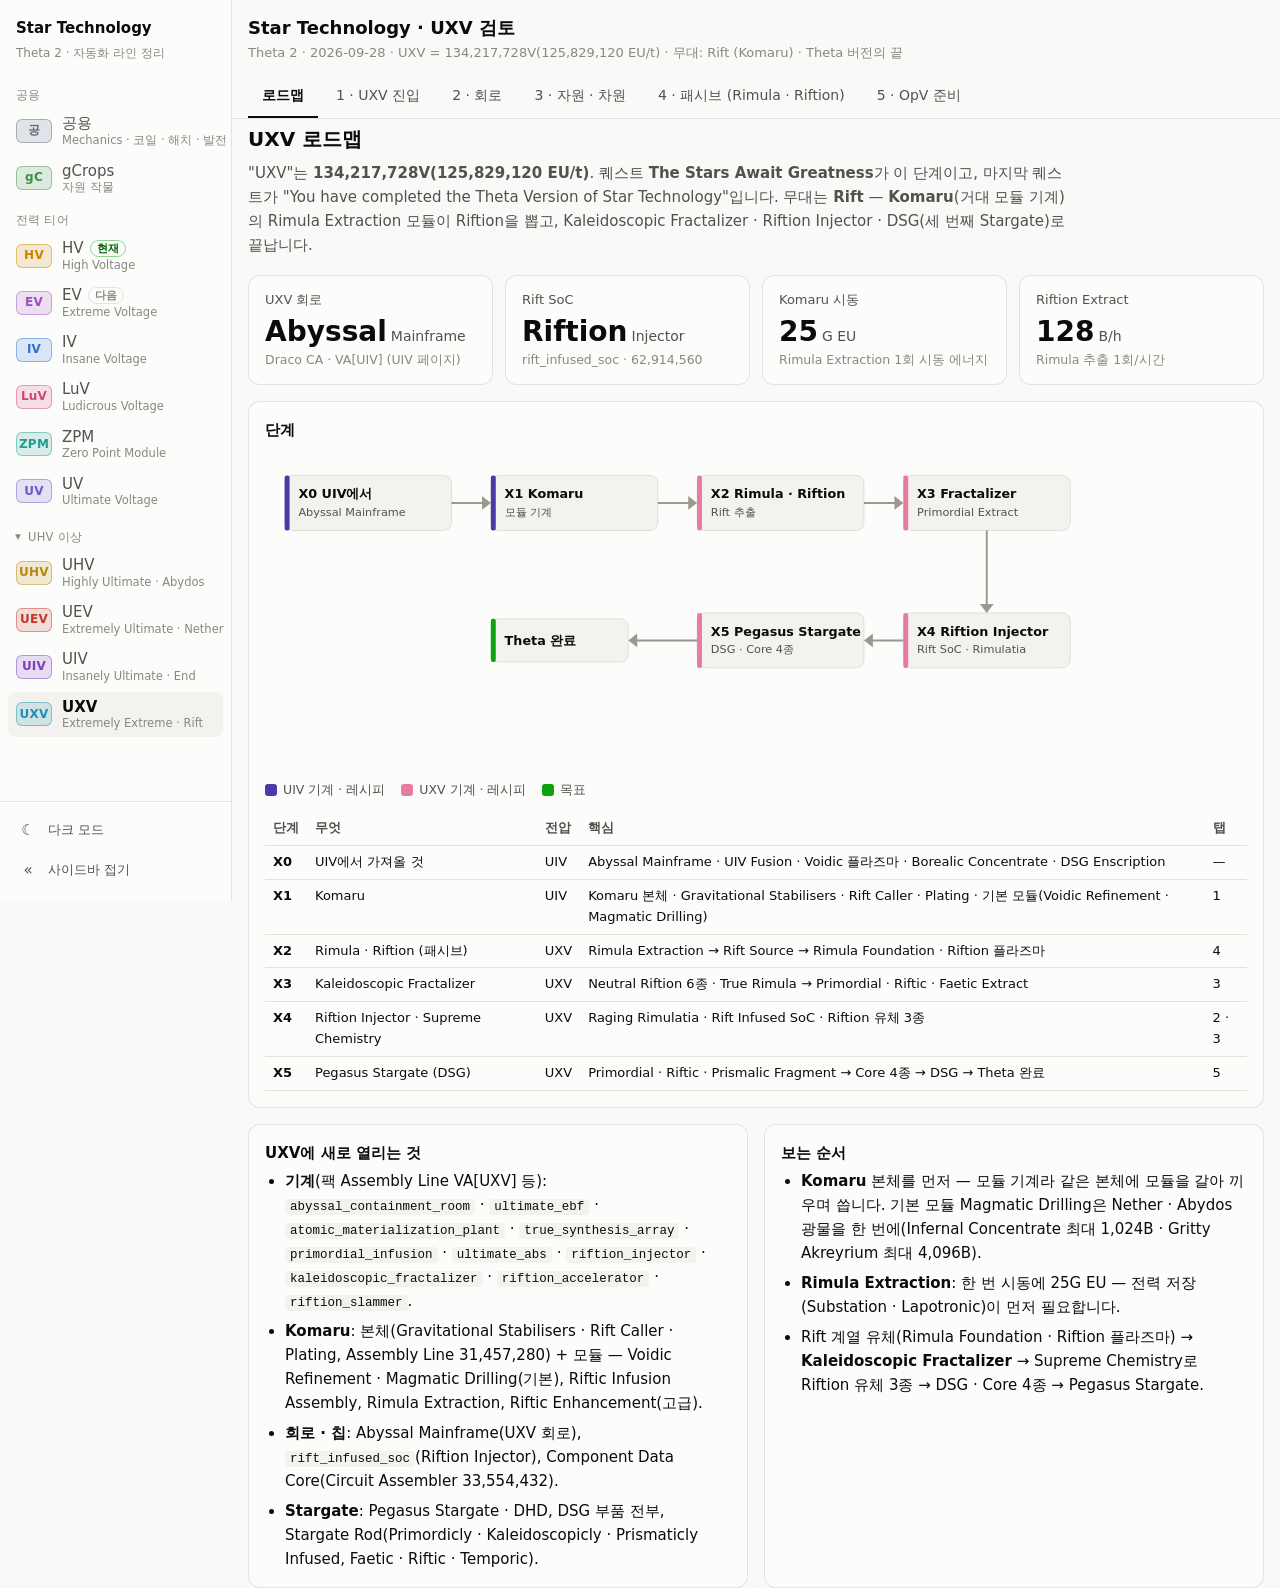
<file: uxv.html>
<!doctype html>
<html lang="ko">
<head>
<meta charset="utf-8">
<meta name="viewport" content="width=device-width, initial-scale=1">
<title>UXV 검토</title>
<link rel="stylesheet" href="assets/site.css">
<link rel="stylesheet" href="assets/page.css">
<script src="assets/shell.js"></script>
</head>
<body data-tier="UXV">
<header>
  <div class="wrap">
    <div class="top">
      <div>
        <h1>Star Technology · UXV 검토</h1>
        <div class="meta">Theta 2 · 2026-09-28 · UXV = 134,217,728V(125,829,120 EU/t) · 무대: Rift (Komaru) · Theta 버전의 끝</div>
      </div>
    </div>
    <nav class="tabs" role="tablist" id="tabs"></nav>
  </div>
</header>
<main class="wrap" id="main"></main>
<div id="tip" role="tooltip"></div>
<script src="assets/charts.js"></script>
<script src="assets/layout3d.js"></script>
<script src="assets/power.js"></script>
<script src="assets/page.js"></script>
<script src="assets/late.js"></script>
<script>
const S = { topic: 'overview', sub: {}, layGhost: true, layPipes: true, layLabels: true };

/* 수치 출처: 팩 KubeJS — komaru/modules.js(rimula_extraction: Runic Wave Generator 1% 소모 + Kaleidoscope Agitation Serum 1250
   → Riftion Extract 128B + Highly Unstable Rift Source 27.5B · 1800t · VHA[UIV] · 시동 25G EU), lines/riftic/riftion.js.
   목표: Rimula 추출 EXT회 / 시간. */
const EXT = 1;
const SRC = 27.5 * EXT, RX = 128 * EXT + SRC / 100 * 1.25;   // B/h
const SIFT = SRC / 100, DEST = SIFT * 27.5, MIX = DEST / 7.5 / 2;   // 회/h (Mixer는 종류마다)

lateStart({
  key: 'uxv-web', T: 12,
  lead: '"UXV"는 <b>134,217,728V(125,829,120 EU/t)</b>. 퀘스트 <b>The Stars Await Greatness</b>가 이 단계이고, 마지막 퀘스트가 "You have completed the Theta Version of Star Technology"입니다. 무대는 <b>Rift</b> — <b>Komaru</b>(거대 모듈 기계)의 Rimula Extraction 모듈이 Riftion을 뽑고, Kaleidoscopic Fractalizer · Riftion Injector · DSG(세 번째 Stargate)로 끝납니다.',
  tiles: [
    ['UXV 회로', 'Abyssal', 'Mainframe', 'Draco CA · VA[UIV] (UIV 페이지)'],
    ['Rift SoC', 'Riftion', 'Injector', 'rift_infused_soc · 62,914,560'],
    ['Komaru 시동', '25', 'G EU', 'Rimula Extraction 1회 시동 에너지'],
    ['Riftion Extract', fmt(RX, 0), 'B/h', `Rimula 추출 ${EXT}회/시간`],
  ],
  roadmap: {
    stages: [
      ['X0', 'UIV에서 가져올 것', 'UIV', 'Abyssal Mainframe · UIV Fusion · Voidic 플라즈마 · Borealic Concentrate · DSG Enscription', '—'],
      ['X1', 'Komaru', 'UIV', 'Komaru 본체 · Gravitational Stabilisers · Rift Caller · Plating · 기본 모듈(Voidic Refinement · Magmatic Drilling)', '1'],
      ['X2', 'Rimula · Riftion (패시브)', 'UXV', 'Rimula Extraction → Rift Source → Rimula Foundation · Riftion 플라즈마', '4'],
      ['X3', 'Kaleidoscopic Fractalizer', 'UXV', 'Neutral Riftion 6종 · True Rimula → Primordial · Riftic · Faetic Extract', '3'],
      ['X4', 'Riftion Injector · Supreme Chemistry', 'UXV', 'Raging Rimulatia · Rift Infused SoC · Riftion 유체 3종', '2 · 3'],
      ['X5', 'Pegasus Stargate (DSG)', 'UXV', 'Primordial · Riftic · Prismalic Fragment → Core 4종 → DSG → Theta 완료', '5'],
    ],
    flow: {
      label: 'UXV 로드맵', h: 330,
      nodes: [
        { id: 'x0', x: 20, y: 30, w: 170, t: 'X0 UIV에서', s: 'Abyssal Mainframe', k: 'UIV' },
        { id: 'x1', x: 230, y: 30, w: 170, t: 'X1 Komaru', s: '모듈 기계', k: 'UIV' },
        { id: 'x2', x: 440, y: 30, w: 170, t: 'X2 Rimula · Riftion', s: 'Rift 추출', k: 'UXV' },
        { id: 'x3', x: 650, y: 30, w: 170, t: 'X3 Fractalizer', s: 'Primordial Extract', k: 'UXV' },
        { id: 'x4', x: 650, y: 170, w: 170, t: 'X4 Riftion Injector', s: 'Rift SoC · Rimulatia', k: 'UXV' },
        { id: 'x5', x: 440, y: 170, w: 170, t: 'X5 Pegasus Stargate', s: 'DSG · Core 4종', k: 'UXV' },
        { id: 'end', x: 230, y: 176, w: 140, h: 44, t: 'Theta 완료', k: 'GOAL' },
      ],
      edges: [{ a: 'x0', b: 'x1' }, { a: 'x1', b: 'x2' }, { a: 'x2', b: 'x3' }, { a: 'x3', b: 'x4', fs: 'b', ts: 't' }, { a: 'x4', b: 'x5' }, { a: 'x5', b: 'end' }],
    },
  },
  opens: [
    '<b>기계</b>(팩 Assembly Line VA[UXV] 등): <code>abyssal_containment_room</code> · <code>ultimate_ebf</code> · <code>atomic_materialization_plant</code> · <code>true_synthesis_array</code> · <code>primordial_infusion</code> · <code>ultimate_abs</code> · <code>riftion_injector</code> · <code>kaleidoscopic_fractalizer</code> · <code>riftion_accelerator</code> · <code>riftion_slammer</code>.',
    '<b>Komaru</b>: 본체(Gravitational Stabilisers · Rift Caller · Plating, Assembly Line 31,457,280) + 모듈 — Voidic Refinement · Magmatic Drilling(기본), Riftic Infusion Assembly, Rimula Extraction, Riftic Enhancement(고급).',
    '<b>회로 · 칩</b>: Abyssal Mainframe(UXV 회로), <code>rift_infused_soc</code>(Riftion Injector), Component Data Core(Circuit Assembler 33,554,432).',
    '<b>Stargate</b>: Pegasus Stargate · DHD, DSG 부품 전부, Stargate Rod(Primordicly · Kaleidoscopicly · Prismaticly Infused, Faetic · Riftic · Temporic).',
  ],
  order: [
    '<b>Komaru</b> 본체를 먼저 — 모듈 기계라 같은 본체에 모듈을 갈아 끼우며 씁니다. 기본 모듈 Magmatic Drilling은 Nether · Abydos 광물을 한 번에(Infernal Concentrate 최대 1,024B · Gritty Akreyrium 최대 4,096B).',
    '<b>Rimula Extraction</b>: 한 번 시동에 25G EU — 전력 저장(Substation · Lapotronic)이 먼저 필요합니다.',
    'Rift 계열 유체(Rimula Foundation · Riftion 플라즈마) → <b>Kaleidoscopic Fractalizer</b> → Supreme Chemistry로 Riftion 유체 3종 → DSG · Core 4종 → Pegasus Stargate.',
  ],
  entry: {
    lead: 'UXV 해치 · Hull 레시피는 팩 퀘스트에 따로 없고, UXV 기계 대부분은 UIV 해치 2개 멀티블럭 또는 Komaru 모듈로 돕니다(EMI 확인). 발전은 UIV 페이지의 Magmatic 플라즈마 + Nyinsane Turbine을 늘리는 방향.',
    cards: [
      { h: 'Komaru (퀘스트 The Stars Await Greatness)', li: ['<b>Komaru</b> · Komaru Gravitational Stabilisers · Rift Caller · Plating.', '<b>Basic Modules</b>: Voidic Refinement(EV급 광물 · Kaleidoscope Serum 5) · Magmatic Drilling.', '<b>Advanced</b>: Riftic Infusion Assembly · Rimula Extraction · Riftic Enhancement.', '<b>Fornax\'s Infernal Rotary Engine</b> · Soul of the Flame — 발전 · Hellforge 관련 (EMI 확인).'] },
      { h: 'UXV 기계 (팩)', table: { head: ['기계', '역할'], rows: [
        ['Abyssal Containment Room', '반사판 7(Prismalic) 제작 공간 · 최종 재료'],
        ['Ultimate EBF · Ultimate ABS', '최상위 고로 · 합금'],
        ['Atomic Materialization Plant', '원소 합성'],
        ['Riftion Injector', 'Raging Rimulatia · Rift Infused SoC · DSG DPU'],
        ['Kaleidoscopic Fractalizer', 'Riftion 분해 → Primordial · Riftic · Faetic Extract'],
      ] } },
    ],
  },
  circuit: {
    lead: 'UXV 회로는 <b>Abyssal Mainframe</b>(UIV 페이지 · Draco CA VA[UIV]) 하나입니다. 이 단계의 새 칩은 <b>Rift Infused SoC</b>(Riftion Injector)와 Component Data Core.',
    rows: [
      { n: 'Abyssal Mainframe', t: 'UXV', id: 'abyssal_processor_mainframe', eut: 31457280, where: 'Draco CA', in: 'UIV 페이지 2 탭' },
      { n: 'Rift Infused SoC', t: '칩', id: 'rift_infused_soc', eut: 62914560, where: 'Riftion Injector', in: 'Riftion 유체 (EMI 확인)' },
      { n: 'Component Data Core', t: '부품', id: 'component_data_core', eut: 33554432, where: 'Circuit Assembler', in: 'Component Part Hub 연구' },
    ],
    cards: [
      { h: 'Threading', li: ['<b>Hyper Helixes</b>(UIV Overdrive · Coprocessor · Weaving Thread Helix) — Threading Controller에 끼워 기계 강화(Mechanics › Threading).', 'Prisma Helical Nucleus · Prismalic Helix Core.'] },
      { h: 'Singularity', li: ['<b>Singularities</b>(Undina · Sylvestris · Gnomus · Vulcanus · Illustris · Tenebrosus) → Transcension Engraved Sigils.', 'Neutral Riftion 6종과 같은 원소 이름 — Fractalizer 입력.'] },
    ],
  },
  resource: {
    lead: 'Rift의 자원은 Komaru의 <b>Rimula Extraction</b> 모듈 한 곳에서 나옵니다: Riftion Extract(Fusion으로 Riftion 플라즈마) + Highly Unstable Rift Source(Rimula Foundation). 여기에 UIV의 Voidic 플라즈마 · UEV의 Borealic Concentrate가 섞입니다.',
    flow: {
      label: 'UXV 자원', h: 320,
      nodes: [
        { id: 'rx', x: 20, y: 30, w: 190, t: 'Rimula Extraction', s: 'Komaru · 1800t · 25G EU 시동', k: 'UIV' },
        { id: 'ex', x: 250, y: 30, w: 170, t: 'Riftion Extract', s: '128B / 회', k: 'UXV' },
        { id: 'fu', x: 460, y: 30, w: 180, t: 'Fusion · Riftion 플라즈마', s: 'Extract 5B + Neutronium 432 → 250', k: 'UIV' },
        { id: 'us', x: 250, y: 180, w: 170, t: 'Unstable Rift Source', s: '27.5B / 회', k: 'UXV' },
        { id: 'rm', x: 460, y: 180, w: 180, t: 'Rimula Foundation', s: '4 탭', k: 'UXV' },
        { id: 'kf', x: 680, y: 100, w: 180, t: 'Kaleidoscopic Fractalizer', s: 'Neutral Riftion 6종 × 32 + True Rimula 6B', k: 'GOAL' },
      ],
      edges: [{ a: 'rx', b: 'ex' }, { a: 'ex', b: 'fu' }, { a: 'rx', b: 'us', fs: 'b', ts: 'l' }, { a: 'us', b: 'rm' }, { a: 'rm', b: 'kf' }, { a: 'fu', b: 'kf', l: 'Riftion' }],
    },
    cards: [
      { h: 'Supreme Chemistry → Riftion 유체 3종', table: { head: ['유체', '입력', '출력'], rows: [
        ['Primordial Residue', 'Void dust 2 + Primordial Extract 750', 'EMI 확인'],
        ['Riftic Concentrate', 'Dragonsteel dust 2 + Condensed Rimula 750', 'EMI 확인'],
        ['Prismatic Hypergurmalium', 'Aurourium dust 2 + Faetic Extract 750', '325mB'],
      ] }, note: '퀘스트 Riftion Fluids. 모두 VHA[UXV] · 480t.' },
      { h: 'Stargate Rod · Core', li: ['Riftic Enhancement(Komaru 모듈): Faetic · Riftic · Temporic Stargate Rod.', 'Large Rotor Machine: Primordicly · Kaleidoscopicly · Prismaticly Infused Rod.', 'Core 4종: Ascension · Primus Tempus · Spatium Ruptura · Prismafae Illuminatus.'] },
    ],
  },
  passive: {
    name: 'Rimula · Riftion',
    lead: `Rimula Extraction 시간당 ${EXT}회 기준. Unstable Rift Source 100B → <b>Cyclonic Sifter</b>(400t) → Destabilized 27.5B + Extract 1.25B → <b>Injection Mixer</b> 2종(7.5B + Borealic Concentrate 432 / Voidic 플라즈마 432 → Slurry 5B) → <b>Pressure Heat Chamber</b>(3.75B → Rimula T · S 2.5B) → <b>Abyssal Akreyriadix Stabiliser</b>(T 500 + S 500 → True Rimula 875). Extract는 Fusion으로 Riftion 플라즈마.`,
    lead3d: 'Komaru는 거대 구조라 옆에 두고(유령 상자), 이 청크에는 Sifter · Mixer 2 · Pressure Heat Chamber 2 · Stabiliser · Riftion Fusion 입구 탱크를 넣었습니다. 팩 멀티블럭 크기는 EMI 확인.',
    flow: {
      label: 'Rimula', h: 400,
      nodes: [
        { id: 'us', x: 20, y: 30, w: 170, t: `Rift Source ${fmt(SRC, 1)}B/h`, s: 'Komaru Rimula Extraction', k: 'src' },
        { id: 'cs', x: 230, y: 30, w: 170, t: 'Cyclonic Sifter', s: '100B → 27.5B + Extract 1.25B', k: 'UXV' },
        { id: 'ma', x: 440, y: 0, w: 190, t: 'Mixer · Ascension', s: '+ Borealic Concentrate 432', k: 'UIV' },
        { id: 'mb', x: 440, y: 110, w: 190, t: 'Mixer · Abyssal', s: '+ Voidic 플라즈마 432', k: 'UIV' },
        { id: 'ha', x: 670, y: 0, w: 180, t: 'Heat Chamber → Rimula T', s: '3.75B → 2.5B · 540t', k: 'UIV' },
        { id: 'hb', x: 670, y: 110, w: 180, t: 'Heat Chamber → Rimula S', s: '3.75B → 2.5B · 540t', k: 'UIV' },
        { id: 'st', x: 670, y: 250, w: 180, t: 'Akreyriadix Stabiliser', s: 'T 500 + S 500 → 875 · 48t', k: 'UIV' },
        { id: 'tr', x: 440, y: 250, w: 190, t: 'True Rimula Foundation', s: '→ Fractalizer 6B', k: 'GOAL' },
        { id: 'rf', x: 230, y: 250, w: 170, t: `Riftion 플라즈마`, s: `Extract ${fmt(RX, 0)}B/h ÷ 5B × 250`, k: 'GOAL' },
      ],
      edges: [{ a: 'us', b: 'cs' }, { a: 'cs', b: 'ma' }, { a: 'cs', b: 'mb' }, { a: 'ma', b: 'ha' }, { a: 'mb', b: 'hb' }, { a: 'ha', b: 'st', fs: 'r', ts: 'r', k: 60 }, { a: 'hb', b: 'st', fs: 'b', ts: 't' }, { a: 'st', b: 'tr' }, { a: 'cs', b: 'rf', dash: true, fs: 'b', ts: 't', l: 'Extract' }],
    },
    cards: [
      { h: '수치 (시간당)', table: { head: ['단계', '회 / 시간', '레시피'], num: [1], rows: [
        ['Rimula Extraction', EXT, 'Komaru · 1800t · 25G EU 시동'],
        ['Cyclonic Sifter', fmt(SIFT, 2), 'highly_unstable_rift_source · VHA[UXV] · 400t'],
        ['Injection Mixer (종류마다)', fmt(MIX, 2), '7.5B · 720t'],
        ['Pressure Heat Chamber (종류마다)', fmt(MIX * 5 / 3.75, 2), '3.75B · 540t'],
        ['Stabiliser', fmt(MIX * 5 / 3.75 * 2.5 / 0.5, 1), 'T · S 500씩 · 48t'],
        ['Fusion (Riftion 플라즈마)', fmt(RX / 5, 1), 'Extract 5B + Neutronium 432 · 1200t'],
      ] } },
      { h: '한계', li: ['<b>Rift Source는 적고 Extract는 많습니다</b> — 1회에 Extract 128B, Source 27.5B. True Rimula가 병목이라 Fractalizer(6B)를 돌리려면 추출을 여러 번.', 'Riftion 플라즈마 Fusion은 1회 1200t로 느려서 Extract가 쌓입니다 — 융합로를 여러 대.'] },
    ],
    cards3d: [
      { h: '배치 원칙', li: ['서쪽에 Komaru 연결(유령), 북쪽에 Sifter → Mixer 2, 남쪽에 Heat Chamber 2 → Stabiliser.', 'Borealic Concentrate · Voidic 플라즈마 탱크는 Mixer 옆.'] },
      { h: '연결', li: ['Riftion Extract → 옆 청크 Fusion(반사판 6 이상).', 'True Rimula → Kaleidoscopic Fractalizer.'] },
    ],
    legend: [['--s5', 'UXV 기계'], ['--s7', 'UIV 기계'], ['--muted', '탱크'], ['--good', '결과물']],
    src: 'UXV Tr',
    build: () => {
      const boxes = [], pipes = [];
      const box = o => (boxes.push(o), o);
      const unit = (x, z, col, label, tip) => box({ x, y: 0, z, w: 1, h: 1, d: 1, col, label, tip });
      box({ x: 0, y: -0.02, z: 0, w: 16, h: 0.02, d: 16, ghost: true, outline: true, tip: '청크 경계 16 × 16' });
      box({ x: -10, y: 0, z: 1, w: 9, h: 9, d: 14, ghost: true, col: '--s7', label: 'Komaru (옆)', tip: 'Komaru + Rimula Extraction 모듈|크기 EMI 확인' });
      box({ x: 1, y: 0, z: 1, w: 4, h: 4, d: 4, col: '--s5', label: 'Sifter', tip: 'Cyclonic Sifter|Rift Source 100B → Destabilized 27.5B' });
      box({ x: 6, y: 0, z: 1, w: 3, h: 3, d: 3, col: '--s7', label: 'Mix-Asc', tip: 'Injection Mixer · Ascension|+ Borealic Concentrate 432' });
      box({ x: 10, y: 0, z: 1, w: 3, h: 3, d: 3, col: '--s7', label: 'Mix-Aby', tip: 'Injection Mixer · Abyssal|+ Voidic 플라즈마 432' });
      unit(6, 5, '--muted', 'Borealic', 'Super Tank · Borealic Concentrate|');
      unit(10, 5, '--muted', 'Voidic P', 'Super Tank · Voidic 플라즈마|');
      box({ x: 6, y: 0, z: 8, w: 3, h: 3, d: 3, col: '--s7', label: 'PHC-T', tip: 'Pressure Heat Chamber|→ Rimula T Foundation' });
      box({ x: 10, y: 0, z: 8, w: 3, h: 3, d: 3, col: '--s7', label: 'PHC-S', tip: 'Pressure Heat Chamber|→ Rimula S Foundation' });
      box({ x: 6, y: 0, z: 12, w: 3, h: 3, d: 3, col: '--s7', label: 'Stabiliser', tip: 'Abyssal Akreyriadix Stabiliser|T + S → True Rimula 875' });
      unit(10, 13, '--good', 'True Rim', 'Super Tank · True Rimula Foundation|→ Fractalizer');
      unit(2, 8, '--good', 'Extract', 'Super Tank · Riftion Extract|→ Fusion (옆 청크)');
      unit(14, 15, '--s5', 'UXV Tr', '전원|UXV 64A 배정');
      const c = (x, z) => [x + 0.5, 4.3, z + 0.5];
      [[[-1, 7], [2, 3]], [[3, 3], [7, 2]], [[3, 3], [11, 2]], [[7, 2], [7, 9]], [[11, 2], [11, 9]], [[7, 9], [7, 13]], [[11, 9], [8, 13]], [[7, 13], [10, 13]], [[2, 3], [2, 8]]].forEach(([a, b]) => pipes.push({ type: 'beam', pts: [c(...a), c(...b)] }));
      return { boxes, pipes };
    },
    pw: () => [
      { name: 'Cyclonic Sifter (Rift Source)', eut: 62914560, u: SIFT * 400 / 72000, n: 1, labels: ['Sifter'] },
      { name: 'Injection Mixer (2종)', eut: 15728640, u: MIX * 2 * 720 / 72000, n: 2, labels: ['Mix-Asc', 'Mix-Aby'] },
      { name: 'Pressure Heat Chamber (2종)', eut: 31457280, u: MIX * 5 / 3.75 * 2 * 540 / 72000, n: 2, labels: ['PHC-T', 'PHC-S'] },
      { name: 'Abyssal Akreyriadix Stabiliser', eut: 31457280, u: MIX * 5 / 3.75 * 5 * 48 / 72000, n: 1, labels: ['Stabiliser'] },
      { name: 'Komaru · Rimula Extraction (옆)', eut: 15728640, u: EXT * 1800 / 72000, n: 1, labels: ['Komaru (옆)'] },
    ],
    pwNote: '<li>Rimula Extraction은 전력보다 <b>시동 25G EU</b>가 문제입니다 — Magmatic 플라즈마 융합로 1대(순 ~3.38M EU/t)로 약 6분(25G ÷ 3.38M ÷ 20 ÷ 60). 저장 설비로 모아 두고 시동합니다.</li>',
  },
  next: {
    lead: 'UXV 다음(OpV · MAX)은 Theta 버전에 콘텐츠가 없습니다. <b>Pegasus Stargate</b>를 열면 "You have completed the Theta Version of Star Technology".',
    cards: [
      { h: '마지막 목록 (The Stars Await Greatness)', li: ['Riftion Production: Riftion Accelerator · Riftion Slammer.', 'Primordially Stellarized Weapon Grade Naquadah · Faematter · Aquariadic Rimuli Dragonix.', 'DSG 부품 전부 → Draconic Stargate 블록 → Pegasus Stargate · DHD.', 'Maxwell · Valenok · Mars · Poomba · Vasilisa(장식 보상).'] },
      { h: '돌아볼 것', li: ['공용 페이지의 <a href="common.html#coil">코일 사다리</a> · <a href="common.html#power">발전 전환</a> — UHV 이후 코일(Zalloy 13,499K · Magmada 16,199K · Abyssal 18,888K)과 플라즈마(Americium · Magmatic)는 각 페이지에.', '전 티어 64A 배정은 각 패시브 탭의 "전력 · 64A".'] },
    ],
  },
});
</script>
</body>
</html>
</file>
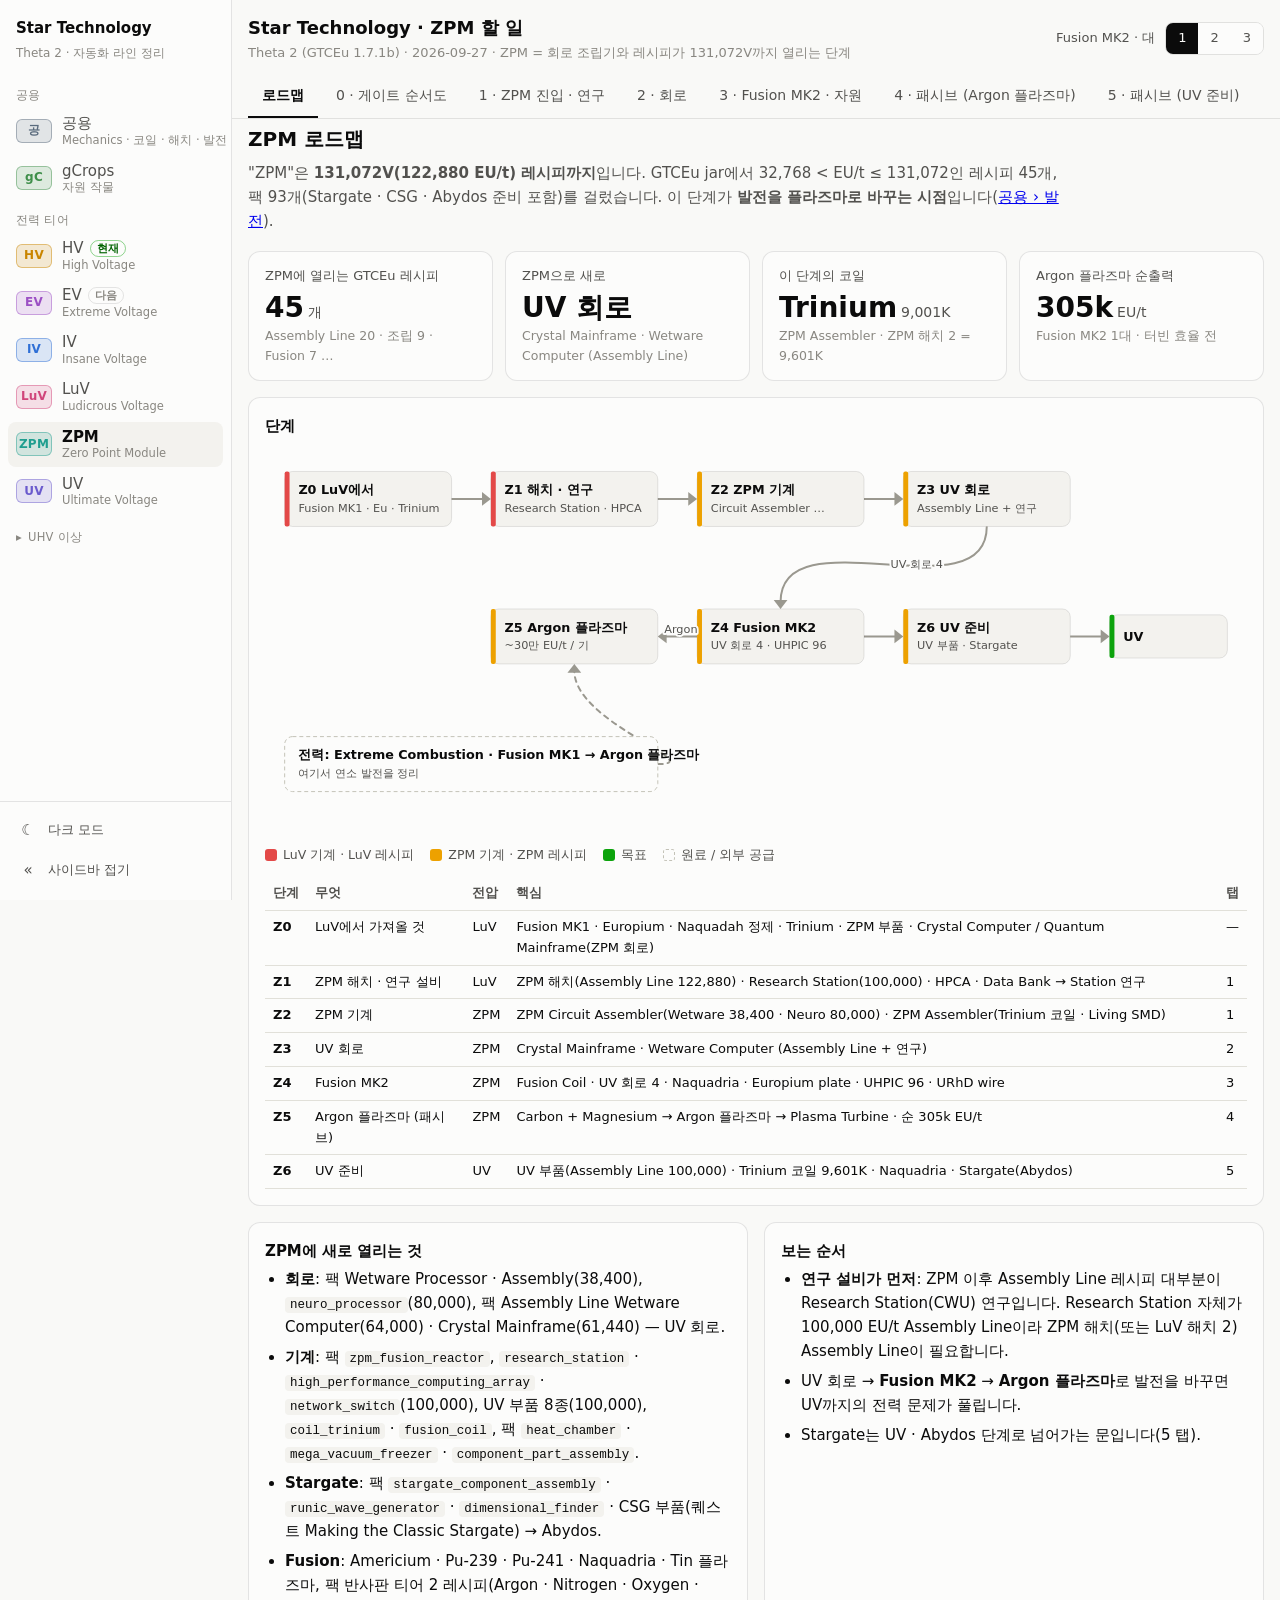
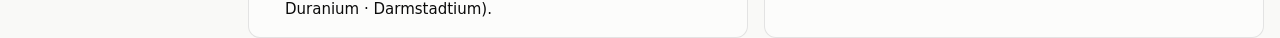
<file: zpm.html>
<!doctype html>
<html lang="ko">
<head>
<meta charset="utf-8">
<meta name="viewport" content="width=device-width, initial-scale=1">
<title>ZPM 할 일</title>
<link rel="stylesheet" href="assets/site.css">
<link rel="stylesheet" href="assets/page.css">
<script src="assets/shell.js"></script>
</head>
<body data-tier="ZPM">
<header>
  <div class="wrap">
    <div class="top">
      <div>
        <h1>Star Technology · ZPM 할 일</h1>
        <div class="meta">Theta 2 (GTCEu 1.7.1b) · 2026-09-27 · ZPM = 회로 조립기와 레시피가 131,072V까지 열리는 단계</div>
      </div>
      <div class="controls">
        <span class="ctl-label">Fusion MK2 · 대</span>
        <div class="seg" id="fzn">
          <button data-fz="1">1</button>
          <button data-fz="2">2</button>
          <button data-fz="3">3</button>
        </div>
      </div>
    </div>
    <nav class="tabs" role="tablist" id="tabs"></nav>
  </div>
</header>
<main class="wrap" id="main"></main>
<div id="tip" role="tooltip"></div>

<script src="assets/charts.js"></script>
<script src="assets/gate.js"></script>
<script src="assets/layout3d.js"></script>
<script src="assets/power.js"></script>
<script src="assets/logi3d.js"></script>
<script src="assets/page.js"></script>
<script>

/* ---------- state ---------- */
const S = { fzN: 1, topic: 'overview', sub: {}, layGhost: true, layPipes: true, layLabels: true };
Object.assign(TIER, {
  IV: { c: 'var(--s7)', name: 'IV 기계' }, LuV: { c: 'var(--s8)', name: 'LuV 기계 · LuV 레시피' },
  ZPM: { c: 'var(--s4)', name: 'ZPM 기계 · ZPM 레시피' }, GOAL: { c: 'var(--good)', name: '목표' },
});

/* ---------- constants ----------
   팩 fusion_scaling.js (반사판 티어 2 = ZPM Fusion):
   argon_plasma   Carbon 144 + Magnesium 144 → 1000 · 24,576 EU/t · 7.2초 · 시동 180M
   nitrogen_plasma Beryllium 144 + Deuterium 3000 → 1000 · 16,384 EU/t · 7.2초 · 시동 280M
   oxygen_plasma  Carbon 144 + Helium-3 1000 → 1000 · 4,096 EU/t · 12.8초
   tin_plasma     Silver 144 + Helium-3 1500 → 144 · 24,576 EU/t · 7.2초
   팩 plasma_turbines.js: 기체 플라즈마 5mB당 Argon 116t · Nitrogen 110t · Oxygen 98t, Tin 1mB당 84t, 모두 2,048 EU/t. */
const PL = [
  { k: 'argon', n: 'Argon', in: 'Carbon dust 1 + Magnesium dust 1', out: 1000, per: 5, t: 116, eut: 24576, sec: 7.2, start: 180 },
  { k: 'nitrogen', n: 'Nitrogen', in: 'Beryllium dust 1 + Deuterium 3000', out: 1000, per: 5, t: 110, eut: 16384, sec: 7.2, start: 280 },
  { k: 'oxygen', n: 'Oxygen', in: 'Carbon dust 1 + Helium-3 1000', out: 1000, per: 5, t: 98, eut: 4096, sec: 12.8, start: 180 },
  { k: 'tin', n: 'Tin', in: 'Silver dust 1 + Helium-3 1500', out: 144, per: 1, t: 84, eut: 24576, sec: 7.2, start: 280 },
];
PL.forEach(p => { p.gross = p.out / p.per * p.t * 2048 / (p.sec * 20); p.net = p.gross - p.eut; p.runsH = 3600 / p.sec; });
const WET = [
  { n: 'Wetware Processor (팩)', t: 'LuV', id: 'wetware_processor', eut: 38400, dur: 100, out: 2, in: 'Neuro Processing Unit · Crystal CPU · Nano CPU · Living SMD Capacitor 4 · Transistor 4 · YBCO fine 8' },
  { n: 'Wetware Assembly (팩)', t: 'ZPM', id: 'wetware_processor_assembly', eut: 38400, dur: 200, out: 2, in: 'Wetware Board · Wetware Processor 2 · Living SMD Inductor 3 · Capacitor 6 · QRAM 6 · YBCO fine 16' },
  { n: 'Wetware Computer (팩)', t: 'UV', id: 'wetware_processor_computer', eut: 64000, dur: 600, out: 1, in: 'Assembly Line: Wetware Board · Assembly 2 · Living Diode 4 · QRAM 12 · NOR 24 · NAND 48 · YBCO fine 32 · Europium plate 2 · ITLC Solder 864 · PBI 576 (연구 64 CWU)' },
  { n: 'Crystal Mainframe (팩)', t: 'UV', id: 'crystal_processor_mainframe', eut: 61440, dur: 1000, out: 1, in: 'Assembly Line: HSS-E Frame 2 · Crystal Computer 2 · RAM 32 · HPIC 4 · ASMD Inductor 12 · Capacitor 24 · Diode 12 · Transistor 16 · NbTi wire 12 · YBCO plate 4 · Solder 1152 (연구 16 CWU)' },
];

/* ---------- topics ---------- */
const TOPICS = [
  { id: 'overview', name: '로드맵' },
  { id: 'gate', name: '0 · 게이트 순서도' },
  { id: 'entry', name: '1 · ZPM 진입 · 연구' },
  { id: 'circuit', name: '2 · 회로' },
  { id: 'resource', name: '3 · Fusion MK2 · 자원', subs: [['route', 'MK2 · 플라즈마'], ['elem', 'Fusion 원소 패시브'], ['3d', '원소 로 · 3D']] },
  { id: 'passive', name: '4 · 패시브 (Argon 플라즈마)', subs: [['flow', '흐름'], ['3d', '3D 배치'], ['power', '전력 · 64A']] },
  { id: 'prep', name: '5 · 패시브 (UV 준비)', subs: [['metal', '금속 · 초전도'], ['3d', '청크 · 3D']] },
  { id: 'next', name: '6 · UV 준비' },
];
const AR = PL[0];

/* ---------- 로드맵 ---------- */
function viewOverview() {
  const n = S.fzN;
  const stages = [
    ['Z0', 'LuV에서 가져올 것', 'LuV', 'Fusion MK1 · Europium · Naquadah 정제 · Trinium · ZPM 부품 · Crystal Computer / Quantum Mainframe(ZPM 회로)'],
    ['Z1', 'ZPM 해치 · 연구 설비', 'LuV', 'ZPM 해치(Assembly Line 122,880) · Research Station(100,000) · HPCA · Data Bank → Station 연구'],
    ['Z2', 'ZPM 기계', 'ZPM', 'ZPM Circuit Assembler(Wetware 38,400 · Neuro 80,000) · ZPM Assembler(Trinium 코일 · Living SMD)'],
    ['Z3', 'UV 회로', 'ZPM', 'Crystal Mainframe · Wetware Computer (Assembly Line + 연구)'],
    ['Z4', 'Fusion MK2', 'ZPM', 'Fusion Coil · UV 회로 4 · Naquadria · Europium plate · UHPIC 96 · URhD wire'],
    ['Z5', 'Argon 플라즈마 (패시브)', 'ZPM', `Carbon + Magnesium → Argon 플라즈마 → Plasma Turbine · 순 ${fmt(AR.net * n / 1000, 0)}k EU/t`],
    ['Z6', 'UV 준비', 'UV', 'UV 부품(Assembly Line 100,000) · Trinium 코일 9,601K · Naquadria · Stargate(Abydos)'],
  ];
  return `
  <h2>ZPM 로드맵</h2>
  <p class="lead">"ZPM"은 <b>131,072V(122,880 EU/t) 레시피까지</b>입니다. GTCEu jar에서 32,768 &lt; EU/t ≤ 131,072인 레시피 45개, 팩 93개(Stargate · CSG · Abydos 준비 포함)를 걸렀습니다. 이 단계가 <b>발전을 플라즈마로 바꾸는 시점</b>입니다(<a href="common.html#power">공용 › 발전</a>).</p>
  <div class="tiles">
    ${tile('ZPM에 열리는 GTCEu 레시피', '45', '개', 'Assembly Line 20 · 조립 9 · Fusion 7 …')}
    ${tile('ZPM으로 새로', 'UV 회로', '', 'Crystal Mainframe · Wetware Computer (Assembly Line)')}
    ${tile('이 단계의 코일', 'Trinium', '9,001K', 'ZPM Assembler · ZPM 해치 2 = 9,601K')}
    ${tile('Argon 플라즈마 순출력', fmt(AR.net * n / 1000, 0) + 'k', 'EU/t', `Fusion MK2 ${n}대 · 터빈 효율 전`)}
  </div>
  <div class="card">
    <h3>단계</h3>
    ${flow({
      label: 'ZPM 로드맵', h: 400,
      nodes: [
        { id: 'z0', x: 20, y: 30, w: 170, t: 'Z0 LuV에서', s: 'Fusion MK1 · Eu · Trinium', k: 'LuV' },
        { id: 'z1', x: 230, y: 30, w: 170, t: 'Z1 해치 · 연구', s: 'Research Station · HPCA', k: 'LuV' },
        { id: 'z2', x: 440, y: 30, w: 170, t: 'Z2 ZPM 기계', s: 'Circuit Assembler …', k: 'ZPM' },
        { id: 'z3', x: 650, y: 30, w: 170, t: 'Z3 UV 회로', s: 'Assembly Line + 연구', k: 'ZPM' },
        { id: 'z4', x: 440, y: 170, w: 170, t: 'Z4 Fusion MK2', s: 'UV 회로 4 · UHPIC 96', k: 'ZPM' },
        { id: 'z5', x: 230, y: 170, w: 170, t: 'Z5 Argon 플라즈마', s: '~30만 EU/t / 기', k: 'ZPM' },
        { id: 'z6', x: 650, y: 170, w: 170, t: 'Z6 UV 준비', s: 'UV 부품 · Stargate', k: 'ZPM' },
        { id: 'uv', x: 860, y: 176, w: 120, h: 44, t: 'UV', k: 'GOAL' },
        { id: 'pw', x: 20, y: 300, w: 380, t: '전력: Extreme Combustion · Fusion MK1 → Argon 플라즈마', s: '여기서 연소 발전을 정리', k: 'src' },
      ],
      edges: [
        { a: 'z0', b: 'z1' }, { a: 'z1', b: 'z2' }, { a: 'z2', b: 'z3' }, { a: 'z3', b: 'z4', fs: 'b', ts: 't', l: 'UV 회로 4' },
        { a: 'z4', b: 'z5', l: 'Argon' }, { a: 'z4', b: 'z6' }, { a: 'z6', b: 'uv' }, { a: 'pw', b: 'z5', dash: true, fs: 'r', ts: 'b' },
      ],
    })}
    ${tierLegend(['LuV', 'ZPM', 'GOAL', 'src'])}
    <div class="tscroll" style="margin-top:12px"><table>
      <thead><tr><th>단계</th><th>무엇</th><th>전압</th><th>핵심</th><th>탭</th></tr></thead>
      <tbody>${stages.map(([id, t, v, d], i) => `<tr><td><b>${id}</b></td><td>${esc(t)}</td><td>${v}</td><td>${esc(d)}</td><td>${['—', '1', '1', '2', '3', '4', '5'][i]}</td></tr>`).join('')}</tbody></table></div>
  </div>
  <div class="grid2">
    <div class="card"><h3>ZPM에 새로 열리는 것</h3><ul class="pts">
      <li><b>회로</b>: 팩 Wetware Processor · Assembly(38,400), <code>neuro_processor</code>(80,000), 팩 Assembly Line Wetware Computer(64,000) · Crystal Mainframe(61,440) — UV 회로.</li>
      <li><b>기계</b>: 팩 <code>zpm_fusion_reactor</code>, <code>research_station</code> · <code>high_performance_computing_array</code> · <code>network_switch</code>(100,000), UV 부품 8종(100,000), <code>coil_trinium</code> · <code>fusion_coil</code>, 팩 <code>heat_chamber</code> · <code>mega_vacuum_freezer</code> · <code>component_part_assembly</code>.</li>
      <li><b>Stargate</b>: 팩 <code>stargate_component_assembly</code> · <code>runic_wave_generator</code> · <code>dimensional_finder</code> · CSG 부품(퀘스트 Making the Classic Stargate) → Abydos.</li>
      <li><b>Fusion</b>: Americium · Pu-239 · Pu-241 · Naquadria · Tin 플라즈마, 팩 반사판 티어 2 레시피(Argon · Nitrogen · Oxygen · Duranium · Darmstadtium).</li>
    </ul></div>
    <div class="card"><h3>보는 순서</h3><ul class="pts">
      <li><b>연구 설비가 먼저</b>: ZPM 이후 Assembly Line 레시피 대부분이 Research Station(CWU) 연구입니다. Research Station 자체가 100,000 EU/t Assembly Line이라 ZPM 해치(또는 LuV 해치 2) Assembly Line이 필요합니다.</li>
      <li>UV 회로 → <b>Fusion MK2</b> → <b>Argon 플라즈마</b>로 발전을 바꾸면 UV까지의 전력 문제가 풀립니다.</li>
      <li>Stargate는 UV · Abydos 단계로 넘어가는 문입니다(5 탭).</li>
    </ul></div>
  </div>`;
}

/* ---------- 0 게이트 순서도 ----------
   LuV 게이트 순서도 다음 단계. 멀티블럭은 LuV 해치 2개 = ZPM(122,880). ZPM에서 새로 막는 것: (1) 연구(CWU) — Research Station,
   (2) ZPM 단일 블록(특히 Trinium 코일 · Fusion Coil을 만드는 ZPM Assembler), (3) Fusion MK2. */
const ZPM_V = { now: ['지금 됨 (LuV 해치 2)', 'var(--good)'], coil: ['Trinium 코일 뒤', 'var(--s4)'], zpms: ['ZPM 단일 블록', 'var(--s8)'], cwu: ['연구 (CWU)', 'var(--s6)'], al: ['Assembly Line', 'var(--s7)'] };
function viewGate() {
  const chart = gateFlow('ZPM 게이트 순서도',
    [[18, 'LuV에서 가져옴 (luv.html 게이트 순서도 끝)'], [110, '게이트 없음 — 멀티블럭은 LuV 해치 2개 = ZPM 122,880 · 단일 블록은 LuV 32,768'], [276, '게이트 1 · 연구 (CWU) · ZPM 단일 블록'],
     [370, 'ZPM 단일 블록 · 연구 레시피'], [464, '게이트 2 · ZPM 해치 · Fusion Coil'], [558, 'ZPM 해치 2개 = UV · 게이트 3 · Fusion MK2'], [724, 'UV 진입']],
    [
      ['a0', 0, 'r0', 'LuV 단일 블록', 'Assembler · Cutter · CA · Engraver', 'OK', 'LuV 게이트 1'],
      ['b0', 1, 'r0', 'LuV 해치', '2개 = ZPM 122,880', 'OK', 'LuV 게이트 2'],
      ['c0', 2, 'r0', 'Fusion MK1', 'He 플라즈마 · Europium', 'OK', 'LuV 게이트 3'],
      ['d0', 3, 'r0', 'Naquadah 코일 EBF', 'LuV 해치 2 = 7,700K', 'OK', 'Trinium · Naquadah Alloy · Dragonsteel'],
      ['a1', 0, 'r1', 'Research Station · HPCA', 'Assembly Line 100,000', 'ZPM', 'Data Bank · LuV Sensor 8 · ZPM 회로 8 … (ZPM 페이지 1 탭). Assembly Line 100,000 EU/t ≤ ZPM — 해치 전압은 EMI 확인'],
      ['b1', 1, 'r1', 'ZPM 부품 · Hull', 'Assembly Line 24,000 · Naq Alloy plate', 'LuV', 'ZPM Motor · Pump … 8종이 24,000 EU/t (LuV 전압으로 됨). ZPM Hull = Naquadah Alloy plate 8 · VG 케이블 2'],
      ['c1', 2, 'r1', 'Dragonsteel · Naquadah Alloy', 'Naq 코일 + LuV 해치 2', 'LuV', 'Dragonsteel 7100K · VA[ZPM] (7,700K) · Naquadah Alloy 7200K · VA[LuV] — LuV 페이지 5 탭'],
      ['d1', 3, 'r1', 'Argon 플라즈마 발전', 'MK2 전에는 MK1 He', 'LuV', 'ZPM 발전은 MK2 뒤 — 4 탭'],
      ['a1b', 0, 'r1b', 'Data Bank · Data Orb', 'LuV 퀘스트 · AL 6,000', 'IV', '연구 결과를 담는 설비'],
      ['b1b', 1, 'r1b', 'ZPM Voltage Coil 재료', 'Europium fine · 자석', 'LuV', 'Fusion MK1 Europium'],
      ['c1b', 2, 'r1b', 'Naquadria Sulfate 비축', 'LuV Naquadah 정제', 'tank', 'EBF 9000K · ZPM → Trinium 코일 뒤'],
      ['d1b', 3, 'r1b', 'QRAM · Living SMD 재료', 'Sterile Cleanroom (EMI)', 'LuV', 'Wetware 계열'],
      ['rs', 0, 'r2', 'Research Station', '연구 = CWU/t · HPCA 부품 수', 'GATE', 'Fusion MK2 16 CWU · Crystal Mainframe 16 · Wetware Computer 64 · Heat Chamber 16'],
      ['zasm', 1, 'r2', 'ZPM Assembler', 'Trinium 코일 · Fusion Coil · Coil', 'GATE', 'Assembler 멀티블럭은 해치 2개 불가 → 단일 블록'],
      ['zca', 2, 'r2', 'ZPM Circuit Assembler', 'UV 회로 2 · ZPM Emitter', 'GATE', 'Wetware Processor · Assembly (38,400) · Neuro Processor. 작업대 회로 칸 = UV 회로 → Crystal Mainframe(연구) 뒤'],
      ['zcut', 3, 'r2', 'ZPM Cutter · CR', 'QRAM 웨이퍼 61,440', 'GATE', 'QRAM · Chip'],
      ['cm', 0, 'r3', 'Crystal Mainframe (UV 회로)', 'Assembly Line 61,440 · 16 CWU', 'CR', 'HSS-E Frame 2 · Crystal Computer 2 · … (ZPM 페이지 2 탭)'],
      ['tc', 1, 'r3', 'Trinium 코일', 'LuV 해치 2 = 9,501K · ZPM 해치 2 = 9,601K', 'ZPM', 'HSS-E Frame · Trinium 2x wire 8 · Enriched Naq foil 8 · Niobium Nitride foil 16 · Naquadah 144'],
      ['ww', 2, 'r3', 'Wetware 회로', 'ZPM CA 38,400 · Sterile', 'CR', 'wetware_processor · assembly'],
      ['qr', 3, 'r3', 'QRAM', 'ZPM Cutter', 'CR', '—'],
      ['hat', 0, 'r4', 'ZPM 에너지 해치', 'Assembly Line 122,880 · ZPM Hull · VG 4 · UHPIC 2 · Coil 2', 'GATE', 'energy_hatch_zpm 600t · NaK 8,000 · Solder 1,440', 2],
      ['fc', 2, 'r4', 'Fusion Coil', 'ZPM Assembler 122,880', 'GATE', 'Superconducting Coil 계열 (EMI 재료)'],
      ['nq', 3, 'r4', 'Naquadria', 'EBF 9000K · Trinium 코일 + LuV 해치 2', 'ZPM', 'naquadria_sulfate_separation VA[ZPM] 600t (9,501K) — 3 탭 원소 패시브'],
      ['uvr', 0, 'r5', 'UV 레시피 (멀티블럭)', 'ZPM 해치 2 = UV 524,288', 'ZPM', 'Prismalium 9000K · VA[ZPM]은 Trinium + LuV 해치 2로 이미 됨 (5 탭)'],
      ['mk2', 2, 'r5', 'Fusion MK2', 'Fusion Coil · UV 회로 4 · UHPIC 96', 'GATE', 'zpm_fusion_reactor (Assembly Line ZPM · 16 CWU): Naquadria double plate · Europium double plate · LuV Field Gen 2 · URhN wire 32'],
      ['pr', 3, 'r5', 'Prismalium · Darmstadtium', 'UV 준비 (5 탭)', 'ZPM', 'Darmstadtium은 MK2 원소 로'],
      ['ar', 2, 'r6', 'Argon 발전 · 원소 로', 'Radon → Duranium · Darmstadtium', 'ZPM', '4 탭 · 3 탭'],
      ['sg', 3, 'r6', 'Stargate 부품', 'Assembly Line 61,440', 'ZPM', 'UV 페이지 1 탭 — Abydos'],
      ['uv', 0, 'r7', 'UV 진입', 'Stargate → Abydos(Zirconium) → Complex 반사판 → Tritanium · Americium · UV Assembler → Tritanium 코일', 'GOAL', 'uv.html', 4],
    ],
    [
      { a: 'a1', b: 'rs', fs: 'b', ts: 't', k: 20 }, { a: 'b1', b: 'zasm', fs: 'b', ts: 't', k: 20 }, { a: 'rs', b: 'cm' }, { a: 'zasm', b: 'tc' }, { a: 'cm', b: 'zca', fs: 'r', ts: 'b', dash: true },
      { a: 'zca', b: 'ww' }, { a: 'zcut', b: 'qr' }, { a: 'tc', b: 'hat', fs: 'b', ts: 't', to: 123 }, { a: 'tc', b: 'nq', fs: 'r', ts: 't', dash: true },
      { a: 'zasm', b: 'fc', fs: 'r', ts: 't', dash: true }, { a: 'hat', b: 'uvr', fs: 'b', ts: 't', fo: -123 }, { a: 'fc', b: 'mk2' }, { a: 'nq', b: 'pr' },
      { a: 'mk2', b: 'ar' }, { a: 'sg', b: 'uv', fs: 'b', ts: 't', to: 385 },
    ]);
  return `
  <h2>0 · 게이트 순서도</h2>
  <p class="lead"><a href="luv.html#gate">LuV 게이트 순서도</a>의 다음 단계입니다. LuV 해치 2개 멀티블럭이 이미 ZPM(122,880)이라 <b>Dragonsteel · Naquadah Alloy · ZPM 부품</b>은 ZPM 전력 없이 됩니다. ZPM에서 새로 막는 것은 <b>연구(CWU)</b>, <b>ZPM 단일 블록</b>(Trinium 코일 · Fusion Coil을 만드는 ZPM Assembler), <b>Fusion MK2</b>입니다.</p>
  ${callout('info', 'i', '<b>Naquadria는 ZPM 해치가 필요 없습니다.</b> 9000K · VA[ZPM]이라 Trinium 코일 + LuV 해치 2개(9,501K)면 녹습니다. 이 페이지의 이전 표가 "ZPM 해치 2"로 적었던 것을 바로잡았습니다. Trinium 코일 자체가 ZPM Assembler(단일 블록) 뒤라 그게 진짜 게이트입니다.')}
  <div class="card"><h3>순서도</h3><p class="sub">위에서 아래로. 빨간 띠가 게이트. 노드에 마우스를 올리면 설명.</p>${chart}${tierLegend(['OK', 'IV', 'LuV', 'ZPM', 'CR', 'GATE', 'GOAL', 'tank'])}</div>
  <div class="card"><h3>단계별 할 일 · 막는 것 · 풀리는 것</h3>${gateStages([
    ['0 · LuV에서 가져옴', 'LuV 단일 블록 · LuV 해치 · Fusion MK1 · Naquadah 코일 EBF', '—', 'ZPM 레시피 (멀티블럭)', ''],
    ['1 · 게이트 없음', 'Research Station · HPCA · ZPM 부품(AL 24,000) · ZPM Hull · Dragonsteel · Naquadah Alloy · Naquadria Sulfate 비축', 'Trinium · Naquadah 양', '게이트 1 재료', ''],
    ['게이트 1 · 연구 · ZPM 단일 블록', 'Research Station(CWU) · ZPM Assembler · Circuit Assembler · Cutter · CR', 'ZPM 부품 · UV 회로(연구)', 'Trinium 코일 · Crystal Mainframe · Wetware · QRAM', 'gate'],
    ['게이트 2 · ZPM 해치 · Fusion Coil', 'energy_hatch_zpm (AL) · Fusion Coil (ZPM Assembler)', 'UHPIC · ZPM Voltage Coil', 'UV 레시피 (멀티블럭)', 'gate'],
    ['게이트 3 · Fusion MK2', 'zpm_fusion_reactor (AL · 16 CWU)', 'Fusion Coil · UV 회로 4 · UHPIC 96 · Naquadria', 'Argon 발전 · 원소 로(Radon · Duranium · Darmstadtium)', 'gate'],
    ['UV 진입', 'Stargate → Abydos · Complex 반사판 · UV Assembler', 'Zirconium (Abydos)', '<a href="uv.html#gate">UV 게이트</a>', 'goal'],
  ])}</div>
  <div class="card"><h3>해치 2개 기준 레시피 판정</h3><p class="sub">Naquadah 코일 7,200K · Trinium 코일 9,001K. LuV 해치 2개(ZPM) = 코일 + 500K, ZPM 해치 2개(UV) = + 600K.</p>${gateVerdicts([
    ['Dragonsteel', 'blast · dragonsteel (팩)', 7100, 122880, 'Naq 코일 + LuV 해치 2 (7,700K)', 'now'],
    ['ZPM 부품 8종', 'assembly_line · *_zpm', 0, 24000, 'Assembly Line (LuV 전압)', 'now'],
    ['Research Station', 'research_station', 0, 100000, 'Assembly Line', 'al'],
    ['Naquadria', 'naquadria_sulfate_separation', 9000, 122880, 'Trinium 코일 + LuV 해치 2 (9,501K)', 'coil'],
    ['Prismalium (UV 초전도)', 'blast · prismalium (팩)', 9000, 122880, 'Trinium 코일 + LuV 해치 2', 'coil'],
    ['Trinium 코일 · Fusion Coil · ZPM Voltage Coil', 'coil_trinium · fusion_coil · voltage_coil_zpm', 0, 122880, 'ZPM Assembler', 'zpms'],
    ['Wetware Processor', 'wetware_processor (팩)', 0, 38400, 'ZPM Circuit Assembler · Sterile', 'zpms'],
    ['Crystal Mainframe (UV 회로)', 'crystal_processor_mainframe (팩)', 0, 61440, 'Assembly Line · 16 CWU', 'cwu'],
    ['Fusion MK2', 'zpm_fusion_reactor (팩)', 0, 122880, 'Assembly Line · 16 CWU', 'cwu'],
  ], ZPM_V)}</div>`;
}

/* ---------- 1 ZPM 진입 · 연구 ---------- */
function viewEntry() {
  return `
  <h2>1 · ZPM 진입 · 연구</h2>
  <p class="lead">ZPM 해치(<code>energy_hatch_zpm</code> Assembly Line 122,880 · 600t): ZPM Hull · VG 케이블 4 · UHPIC 2 · ZPM 회로 · ZPM Voltage Coil 2 · NaK 8,000 · Solder 1,440. 그리고 ZPM부터는 <b>연구(CWU)</b>가 진행을 막습니다.</p>
  ${flow({
    label: '연구 설비', h: 280,
    nodes: [
      { id: 'db', x: 20, y: 30, w: 170, t: 'Data Bank', s: 'LuV 퀘스트 · Assembly Line 6,000', k: 'IV' },
      { id: 'rs', x: 230, y: 30, w: 190, t: 'Research Station', s: 'Assembly Line 100,000 · 1200t', k: 'ZPM', tip: 'Data Bank · LuV Sensor 8 · ZPM 회로 8 · LuV Field Gen 2 · ZPM Motor 2 · URhD 2x wire 32 · Trinium foil 32 · Solder 1152 · VG 1152' },
      { id: 'hp', x: 230, y: 170, w: 190, t: 'HPCA', s: 'Computation · Heat Sink · Cooler', k: 'LuV', tip: 'hpca_computation_component 30720 · advanced는 122880' },
      { id: 'ds', x: 470, y: 100, w: 190, t: 'Station 연구', s: 'Data Orb · CWU/t', k: 'ZPM' },
      { id: 'al', x: 710, y: 100, w: 250, t: 'Assembly Line 레시피', s: 'Fusion MK2 · UV 회로 · Heat Chamber …', k: 'GOAL' },
    ],
    edges: [{ a: 'db', b: 'rs' }, { a: 'hp', b: 'rs', fs: 't', ts: 'b', l: 'CWU' }, { a: 'rs', b: 'ds' }, { a: 'ds', b: 'al' }],
  })}
  ${tierLegend(['IV', 'LuV', 'ZPM', 'GOAL'])}
  <div class="grid2">
    <div class="card"><h3>연구가 필요한 것 (팩 · CWU/t)</h3><div class="tscroll"><table>
      <thead><tr><th>레시피</th><th class="n">CWU/t</th><th>연구 대상</th></tr></thead><tbody>
        <tr><td>Fusion MK2 (<code>zpm_fusion_reactor</code>)</td><td class="n">16</td><td>LuV Fusion Reactor</td></tr>
        <tr><td>Crystal Mainframe (UV 회로)</td><td class="n">16</td><td>Crystal Computer</td></tr>
        <tr><td>Wetware Computer (UV 회로)</td><td class="n">64</td><td>Wetware Assembly</td></tr>
        <tr><td>Heat Chamber</td><td class="n">16</td><td>ZPM Electric Furnace</td></tr>
        <tr><td>Wetware Mainframe (UHV 회로)</td><td class="n">96</td><td>Wetware Computer</td></tr>
      </tbody></table></div>
      <p class="sub" style="margin:8px 0 0">HPCA 부품 수 = 낼 수 있는 CWU/t. 64 CWU/t는 Computation 부품 여러 개 + 냉각 ${EMI}.</p></div>
    <div class="card"><h3>ZPM 기계</h3><div class="tscroll"><table>
      <thead><tr><th>기계</th><th>여는 것</th></tr></thead><tbody>
        <tr><td><b>ZPM Circuit Assembler</b></td><td>Wetware Processor · Assembly · Neuro Processor(80,000)</td></tr>
        <tr><td><b>ZPM Assembler</b></td><td>Trinium 코일 · Fusion Coil · ZPM Voltage Coil · Living SMD(61,440)</td></tr>
        <tr><td><b>ZPM Cutter · CR</b></td><td>QRAM 웨이퍼(61,440) · Chip</td></tr>
        <tr><td><b>EBF (LuV 해치 2 = ZPM)</b></td><td><code>naquadria_sulfate_separation</code>(122,880) · Naquadria 9,000K — Trinium 코일 + LuV 해치 2개 = 9,501K</td></tr>
      </tbody></table></div>
      <p class="sub" style="margin:8px 0 0">Wetware 계열은 <b>Sterile Cleanroom</b>(Stem Cells) ${EMI}.</p></div>
  </div>`;
}

/* ---------- 2 회로 ---------- */
function viewCircuit() {
  return `
  <h2>2 · 회로</h2>
  <p class="lead">팩은 Wetware를 크게 바꿨습니다. <b>UV 회로</b>는 두 길 모두 Assembly Line + 연구: <b>Crystal Mainframe</b>(LuV 페이지의 Crystal 계열 연장)과 <b>Wetware Computer</b>(Neuro Processing Unit · Living SMD · QRAM). Fusion MK2에 UV 회로 4개.</p>
  <div class="card">
    ${hbar(WET.map(c => ({ label: `${c.n} (${c.t})`, sub: c.id, value: c.eut, color: c.eut > 40000 ? 'var(--s4)' : 'var(--s8)', text: `${fmt(c.eut, 0)} EU/t · ${c.dur}t · ${c.out}개` })), { max: 140000, ref: { v: 131072, l: 'ZPM 한계 131,072V' }, cols: ['회로', 'EU/t'] })}
    <div class="tscroll" style="margin-top:12px"><table><thead><tr><th>회로</th><th>재료</th></tr></thead>
      <tbody>${WET.map(c => `<tr><td><b>${c.n}</b> <code>${c.id}</code></td><td>${esc(c.in)}</td></tr>`).join('')}</tbody></table></div>
  </div>
  <div class="grid2">
    <div class="card"><h3>Wetware 부품</h3><ul class="pts">
      <li><b>Neuro Processing Unit</b> <code>neuro_processor</code>(ZPM 80,000 · 600t): Wetware Circuit Board · <b>Stem Cells 16</b> · PBI 작은 파이프 8 · Electrum plate 8 · Silicone Rubber foil 16 · HSS-E bolt 8 · Sterile Growth Medium 250.</li>
      <li><b>Stem Cells</b>(LuV CR · Sterile Cleanroom): Osmiridium dust + Bacteria 500 + Sterile Growth Medium 500 → 32.</li>
      <li><b>Living SMD</b>(팩 · ZPM Assembler 61,440): 예) Inductor 16 = Naquadah Alloy ring · Naquadria fine 4 · Ferrosilite dust · <b>Polyimide</b> 144.</li>
      <li><b>QRAM</b>(팩): 웨이퍼 CR 61,440 → Cutter 30,720.</li>
    </ul></div>
    <div class="card"><h3>어느 쪽?</h3><ul class="pts">
      <li><b>Crystal Mainframe</b>은 LuV에서 이미 돌리는 Crystal 라인에 ASMD만 더 — 연구 16 CWU로 가볍습니다. <b>먼저 이쪽</b>.</li>
      <li><b>Wetware</b>는 Sterile Cleanroom · Bacteria · Polyimide · Naquadria가 필요하지만 <b>UHV 회로(Wetware Mainframe)</b>로 이어지는 길입니다 — UV 페이지.</li>
      <li>Crystal Mainframe 한 개 = Crystal Computer 2 = Crystal Assembly 4 = Crystal Processor 8 = Crystal CPU 8.</li>
    </ul></div>
  </div>`;
}

/* ---------- 3 Fusion MK2 · 자원 ---------- */
function viewResource() {
  return `
  <h2>3 · Fusion MK2 · 자원</h2>${subnav()}
  <p class="lead">팩 <code>zpm_fusion_reactor</code>(Assembly Line ZPM · 1350t · 연구 16 CWU): <b>Fusion Coil</b> · <b>UV 회로 4</b> · Naquadria double plate · Europium double plate · LuV Field Generator 2 · <b>UHPIC 96</b> · Uranium Rhodium Dinaquadide wire 32 · Solder 1152 · Vanadium-Gallium 1152.</p>
  <div class="card"><h3>반사판 2 플라즈마 비교 (팩 값)</h3>
    <p class="sub">순출력 = 플라즈마를 전부 터빈에 넣었을 때의 EU/t − 융합로 소비. 터빈 효율 · 시동 에너지 전. 반사판 2 = <b>Advanced Neutron Reflector</b>(IV · 클린룸: Osmiridium plate · Naquadah double plate 2 · Basic 패널). 시동 180M · 280M이 MK1 한도(160M)를 넘어서 <b>MK2</b>가 필요합니다.</p>
    ${hbar(PL.map(p => ({ label: `${p.n} 플라즈마`, sub: p.in, value: p.net, color: p.k === 'argon' ? 'var(--good)' : 'var(--s4)', text: `${fmt(p.net / 1000, 0)}k EU/t` })), { cols: ['플라즈마', '순 EU/t'] })}
    <div class="tscroll" style="margin-top:12px"><table><thead><tr><th>플라즈마</th><th>원료 / 회</th><th class="n">회당</th><th class="n">융합 EU/t</th><th class="n">시동</th><th class="n">원료 / 시간</th></tr></thead>
      <tbody>${PL.map(p => `<tr><td><b>${p.n}</b></td><td>${esc(p.in)}</td><td class="n">${p.out}mB · ${p.sec}초</td><td class="n">${fmt(p.eut, 0)}</td><td class="n">${p.start}M</td><td class="n">${fmt(p.runsH, 0)}회</td></tr>`).join('')}</tbody></table></div>
    <p class="sub" style="margin:10px 0 0"><b>Argon이 답</b>: 출력이 가장 높고 원료가 <b>Carbon · Magnesium dust</b>(시간당 각 500개)라 공급이 쉽습니다. Nitrogen은 Deuterium을 시간당 1,500B 먹어서 Liquid Ender Air 증류탑 1대(시간당 D 1,800B)를 통째로 씁니다.</p></div>
  <div class="grid2">
    <div class="card"><h3>MK2 재료</h3><ul class="pts">
      <li><b>Fusion Coil</b>(ZPM Assembler 122,880) ${EMI} 재료 — Superconducting Coil 계열.</li>
      <li><b>Uranium Rhodium Dinaquadide</b>: Mixer ZPM U-238 · Rhodium · Naquadah 2 → 4. Superconducting Coil ZPM에도.</li>
      <li><b>Naquadria</b>: LuV 페이지 3 탭 Impure Naquadria → Sulfate → <b>EBF ZPM(122,880)</b> 9,000K — Trinium 코일 + <b>LuV 해치 2개</b>(= ZPM) = 9,501K로 충분 (3 탭 원소 패시브).</li>
      <li><b>Europium</b> double plate: Fusion MK1.</li>
    </ul></div>
    <div class="card"><h3>ZPM Fusion으로 만드는 자원</h3><ul class="pts">
      <li><b>Duranium</b>(반사판 2): Gallium 144 + Radon 1000 → 144 (16,384). <b>Tritanium</b>(반사판 3): Titanium 288 + Duranium 144 → UV 코일 · 부품.</li>
      <li><b>Darmstadtium</b>: Arsenic 288 + Ruthenium 144 → 144 (30,720).</li>
      <li><b>Americium</b>(반사판 3): Lutetium 144 + Chromium 144 → UV 부품 · UV Fusion 컨트롤러.</li>
      <li><b>반사판 3 = Complex</b>(LuV 제작 · Trinaquadalloy + <b>Zirconium</b> double plate) — Zirconium은 Abydos(5 탭). Tritanium · Americium · Nickel은 Abydos 다음.</li>
      <li>Oxygen 플라즈마: Helium-3 필요(Ender Air 증류 · Void 가스 ${EMI}).</li>
    </ul></div>
  </div>`;
}

/* ---------- 4 패시브 (Argon) ---------- */
function viewPassiveFlow() {
  const n = S.fzN, runs = AR.runsH * n;
  return `
  <h2>4 · 패시브 (Argon 플라즈마)</h2>${subnav()}
  <p class="lead">ZPM의 패시브는 <b>발전소</b>입니다. Fusion MK2 ${n}대가 Argon 플라즈마를 계속 만들고 Plasma Large Turbine이 태웁니다. 원료는 Carbon · Magnesium dust뿐이라 기존 청크에서 받아오면 됩니다.</p>
  ${flow({
    label: 'Argon 발전', h: 330,
    nodes: [
      { id: 'c', x: 20, y: 30, w: 170, t: `Carbon ${fmt(runs, 0)}/h`, s: 'Coal · Charcoal 전해 / Coke', k: 'src' },
      { id: 'mg', x: 20, y: 170, w: 170, t: `Magnesium ${fmt(runs, 0)}/h`, s: 'Magnesite · MgCl₂ 전해', k: 'src' },
      { id: 'fx', x: 230, y: 100, w: 190, t: 'Fluid Extractor', s: 'dust → 액체 144mB', k: 'LuV', tip: 'Fusion 입력은 유체 144mB — dust를 녹여 넣음 (EMI 확인: Extractor/Fluid Extractor)' },
      { id: 'fu', x: 470, y: 100, w: 200, t: `Fusion MK2 ×${n}`, s: `24,576 EU/t · 시동 180M · ${fmt(runs, 0)}회/h`, k: 'ZPM' },
      { id: 'ar', x: 470, y: 240, w: 200, t: `Argon 플라즈마 ${fmt(runs * 1000 / 1000, 0)}B/h`, s: '5mB = 116t × 2,048', k: 'ZPM' },
      { id: 'tb', x: 720, y: 100, w: 250, t: 'Plasma Large Turbine', s: '대수 · 로터 티어 EMI 확인', k: 'LuV' },
      { id: 'out', x: 720, y: 240, w: 250, t: `순 ${fmt(AR.net * n / 1000, 0)}k EU/t`, s: `총 ${fmt(AR.gross * n / 1000, 0)}k − 융합 ${fmt(AR.eut * n / 1000, 1)}k`, k: 'GOAL' },
    ],
    edges: [
      { a: 'c', b: 'fx' }, { a: 'mg', b: 'fx' }, { a: 'fx', b: 'fu' }, { a: 'fu', b: 'ar', fs: 'b', ts: 't' }, { a: 'ar', b: 'tb', fs: 'r', ts: 'l' }, { a: 'tb', b: 'out', fs: 'b', ts: 't' },
    ],
  })}
  ${tierLegend(['LuV', 'ZPM', 'GOAL', 'src'])}
  <div class="grid2">
    <div class="card"><h3>수치 (Fusion ${n}대)</h3><div class="tscroll"><table><tbody>
      <tr><td>회 / 시간</td><td class="n">${fmt(runs, 0)}</td></tr>
      <tr><td>Carbon · Magnesium dust / 시간</td><td class="n">각 ${fmt(runs, 0)}</td></tr>
      <tr><td>Argon 플라즈마 / 초</td><td class="n">${fmt(1000 / AR.sec * n, 0)}mB</td></tr>
      <tr><td>총 발전 (터빈 효율 전)</td><td class="n">${fmt(AR.gross * n, 0)} EU/t</td></tr>
      <tr><td>융합로 소비</td><td class="n">${fmt(AR.eut * n, 0)} EU/t</td></tr>
      <tr><td><b>순</b></td><td class="n"><b>${fmt(AR.net * n, 0)} EU/t</b> (≈ ZPM ${fmt(AR.net * n / 131072, 1)}A)</td></tr>
    </tbody></table></div></div>
    <div class="card"><h3>운영</h3><ul class="pts">
      <li><b>시동 180M EU</b>: 첫 가동 때 융합로 버퍼를 채워야 합니다 — Power Substation · Lapotronic 배터리로 저장해 두고 켭니다.</li>
      <li>융합로 전력(24,576 EU/t)은 터빈 출력에서 되돌려 씁니다. 나머지는 Substation → 기지.</li>
      <li>Plasma Large Turbine 대수는 로터 · Rotor Holder 티어로 정해집니다 — 홀더 한 단계마다 출력 2배 · 연료 1.8배(Power 챕터). 필요 대수 ${EMI}.</li>
      <li>Hot 플라즈마 부산물(Argon 기체)은 회수 ${EMI}.</li>
    </ul></div>
  </div>`;
}
function viewPassive3d() {
  const pressed = k => `aria-pressed="${S[k]}"`;
  return `
  <h2>4 · 패시브 (Argon 플라즈마)</h2>${subnav()}
  <p class="lead">융합로는 크기가 커서(${EMI}) 옆 청크에 두고, 이 청크에는 <b>원료 준비 · 플라즈마 탱크 · 터빈 홀</b>을 넣었습니다. 터빈은 3×3×4 기준 4대를 자리로 잡았습니다.</p>
  <div class="card">
    <div id="layctl" style="display:flex;flex-wrap:wrap;gap:8px 14px;align-items:center;margin-bottom:12px">
      <div class="seg"><button data-act="pipes" ${pressed('layPipes')}>선</button><button data-act="labels" ${pressed('layLabels')}>라벨</button></div>
      <div class="seg"><button data-act="reset">기본 시점</button><button data-act="top">위에서</button><button data-act="in" aria-label="확대">＋</button><button data-act="out" aria-label="축소">－</button></div>
    </div>
    <div><canvas id="lay3d" role="img" aria-label="Argon 발전 청크 3D 배치도" style="display:block;width:100%;border-radius:8px;touch-action:none;cursor:grab"></canvas></div>
    <div class="legend">${[['--s4', 'ZPM · 융합로 쪽'], ['--s8', 'Plasma Turbine'], ['--s1', '원료 준비'], ['--muted', '탱크'], ['--good', 'Substation']].map(([c, t]) => `<span><i style="background:var(${c})"></i>${t}</span>`).join('')}${logiLegend(['sbus', 'pp', 'meout', 'stock', 'p2p', 'req'])}${pwLegend(PWM(), 7)}</div>
  </div>
  <div class="card"><h3>네트워크 구성</h3>${logiNets([
    { n: '연료 서브넷', kind: '서브넷', what: 'Carbon · Magnesium 액체 144mB', edge: 'Extractor → 탱크 → Fusion ME Stocking Input Hatch', seen: '볼 필요 없음 — Requester가 탱크 잔량으로 Extractor 패턴을 돌림' },
    { n: '플라즈마 서브넷', kind: '서브넷', what: 'Argon 플라즈마', edge: 'Fusion ME Output Hatch → 버퍼 탱크 → 터빈 4대 ME Stocking Input Hatch', seen: '— 발전 전용. 주 네트워크에 올리면 저장소 · 채널만 먹음' },
    { n: '주 네트워크', kind: '주', what: 'Carbon · Magnesium dust', edge: 'P2P → 서쪽 간선', seen: '—' },
  ])}</div>
  <div class="grid2">
    <div class="card"><h3>배치 원칙</h3><ul class="pts">
      <li><b>터빈 4대는 Wall Sharing 없이 한 줄</b> — Rotor Holder 면이 서로 막지 않게 2칸 간격 ${EMI}.</li>
      <li>플라즈마 탱크는 융합로 쪽 청크 경계에, 터빈과 LaserIO 한 줄로.</li>
      <li>Substation은 남동쪽 — 기지 전력망과 이어지는 곳.</li>
    </ul></div>
    <div class="card"><h3>연결</h3><ul class="pts">
      <li>Carbon · Magnesium: 기존 광석 · 전해 청크에서 ME로.</li>
      <li>융합로 전력: Substation 출력 해치 → 융합로 에너지 해치(ZPM).</li>
      <li>남는 전력: Substation → 기지 · 나중에 Dreamlink(Active Transformer).</li>
    </ul></div>
  </div>`;
}
const PWM = () => [
    { name: 'Fusion MK2 (옆 청크)', eut: 24576, u: S.fzN, n: S.fzN, labels: ['Fusion MK2 (옆 청크)'] },
    { name: 'Extractor (Carbon · Mg → 액체, EMI 확인)', eut: 30, u: AR.runsH * S.fzN * 2 * 20 / 72000, n: 2, labels: ['C-Ext', 'Mg-Ext'] },
  ];
function viewPower() {
  return `
  <h2>${TOPICS.find(t => t.id === 'passive').name}</h2>${subnav()}
  <p class="lead">패시브 청크 하나에 <b>ZPM 64A</b>를 배정했습니다(HV 페이지 처리 청크의 MV 64A와 같은 방식). 기계마다 레시피가 가장 효율적인 전압을 고르고, 계통별로 전선을 나눕니다. 3D 배치 탭에 계통 색으로 전선이 그려져 있습니다.</p>
  ${pwCard(PWM(), 7, `<li>이 청크는 <b>발전소</b>입니다. 소비는 융합로뿐이고, 터빈 출력(Fusion 1대당 순 ~30만 EU/t ≈ ZPM 2.3A)이 Substation을 통해 기지로 나갑니다.</li>`)}`;
}
const PIPE = { beam: { c: '--s8', n: '주요 흐름 (LaserIO)', w: 0.05 } };
Object.assign(PIPE, PW_PIPES, LOGI_PIPES);
function buildArgonChunk() {
  const boxes = [], pipes = [];
  const box = o => (boxes.push(o), o);
  const unit = (x, y, z, o) => box({ x, y, z, w: 1, h: 1, d: 1, ...o });
  const multi = (x, z, w, d, h, col, label, tip) => box({ x, y: 0, z, w, h, d, col, label, tip });
  box({ x: 0, y: -0.02, z: 0, w: 16, h: 0.02, d: 16, ghost: true, outline: true, tip: '청크 경계 16 × 16' });
  box({ x: -9, y: 0, z: 2, w: 8, h: 3, d: 12, ghost: true, col: '--s4', label: 'Fusion MK2 (옆 청크)', tip: 'ZPM Fusion Reactor|크기 EMI 확인 — 옆 청크에 배치' });
  unit(1, 0, 1, { col: '--s1', label: 'C-Ext', tip: 'Extractor · Carbon|dust → 144mB' });
  unit(2, 0, 1, { col: '--s1', label: 'Mg-Ext', tip: 'Extractor · Magnesium|dust → 144mB' });
  unit(1, 0, 3, { col: '--muted', label: 'Carbon', tip: 'Super Tank · Carbon 액체|Fusion 입력' });
  unit(2, 0, 3, { col: '--muted', label: 'Mg', tip: 'Super Tank · Magnesium 액체|Fusion 입력' });
  unit(1, 0, 6, { col: '--s4', label: 'Ar-P', tip: 'Super Tank · Argon 플라즈마|Fusion 출력 → 터빈' });
  unit(1, 0, 7, { col: '--s4', label: 'Ar-P', tip: 'Super Tank · Argon 플라즈마|버퍼' });
  [0, 1, 2, 3].forEach(i => multi(4 + i * 3, 5, 3, 4, 3, '--s8', `Turbine ${i + 1}`, 'Plasma Large Turbine · 3×3×4|Rotor Holder · 로터 티어 EMI 확인'));
  multi(10, 11, 5, 4, 2, '--good', 'Substation', 'Power Substation|시동 180M 저장 · 기지 송전');
  unit(4, 0, 11, { col: '--muted', label: 'Ar gas', tip: 'Argon 회수|터빈 부산물 (EMI 확인)' });
  const c = (x, z) => [x + 0.5, 3.4, z + 0.5];
  [[[1, 1], [1, 3]], [[2, 1], [2, 3]]]
    .forEach(([a, b]) => pipes.push({ type: 'beam', pts: [c(...a), c(...b)] }));
  // 물류: 연료 서브넷(Carbon · Mg 액체) → Fusion Stocking Input Hatch, 플라즈마 서브넷(Fusion ME Output Hatch → 터빈 Stocking Input Hatch)
  const lk = logiKit({ boxes, pipes });
  lk.sub([[0, 0, 2], [3, 0, 2]]); boxes.filter(b => ['Carbon', 'Mg'].includes(b.label)).forEach(b => b.ghost = true); lk.drive(1, 0, 3, '연료 서브넷 — 탱크 자리는 셀로', ['Carbon 액체', 'Magnesium 액체'], 'Drive');
  lk.sub([[-1, 0, 2], [-1, 0, 2]]); lk.part(-2, 0, 2, 'e', 'stock', 'Fusion 입력 = 연료 서브넷 재고 (ME Stocking Input Hatch)');
  lk.part(-2, 0, 7, 'e', 'meout', 'Fusion 출력 → 플라즈마 서브넷 (ME Output Hatch)'); lk.sub([[-1, 0, 7], [0, 0, 7]]); lk.sub([[0, 0, 4], [0, 0, 6]]); lk.sub([[1, 0, 4], [15, 0, 4]]);
  boxes.filter(b => b.label === 'Ar-P').forEach(b => b.ghost = true); lk.drive(1, 0, 6, '플라즈마 서브넷 — 버퍼 탱크 자리는 셀로', ['Argon 플라즈마', 'Argon 플라즈마'], 'Drive');
  [0, 1, 2, 3].forEach(i => lk.part(5 + i * 3, 1, 5, 'n', 'stock', `Turbine ${i + 1} 입력 = 플라즈마 서브넷 재고`));
  lk.blk(0, 0, 14, 'p2p', '기지 ME 컨트롤러에서', 'P2P'); lk.me([[1, 0, 14], [3, 0, 14]]); lk.me([[3, 0, 1], [3, 0, 13]]);
  lk.single(1, 0, 1, 'e', 'Carbon dust → 액체 패턴'); lk.single(2, 0, 1, 'e', 'Magnesium dust → 액체 패턴');
  lk.blk(3, 0, 0, 'req', 'Carbon · Magnesium 액체 각 16B 유지 → 모자라면 Extractor 패턴', 'Req');
  return { boxes, pipes };
}

/* ---------- 3 자원 처리 · Fusion 원소 패시브 (MK2 · 반사판 1 · 2) ----------
   팩 fusion_scaling.js fusion(반사판, 출력, 양, 입력1, 양, 입력2, 양, EU/t, 초, 시동 M):
     radon      Gold 144 + Mercury 100 → 1000   · 30,720 · 28.8초 · 200M (반사판 1이지만 시동이 MK1 한도 160M 초과 → MK2)
     duranium   Gallium 144 + Radon 1000 → 144  · 16,384 · 28.8초 · 170M (반사판 2)
     darmstadtium Arsenic 288 + Ruthenium 144 → 144 · 30,720 · 28.8초 · 200M (반사판 2)
     lutetium   Lanthanum 144 + Silicon 144 → 144 · 7,680 · 7.2초 · 80M · europium Neodymium 144 + Hydrogen 3000 → 144 · 24,576 · 28.8초
   Naquadria: naquadria_sulfate_separation EBF 9000K · VA[ZPM] 600t (LuV 페이지 정제에서 모은 Sulfate 6 + H₂ 2000 → 1).
   Trinium 코일(9001K) + LuV 해치 2개(ZPM) = 9,501K면 충분 — ZPM 해치는 필요 없음. */
const ELEM_H = { dur: 16, dar: 8, lut: 16, eu: 16, nqr: 8 };      // ingot / 시간 목표
function elemRuns() {
  const H = ELEM_H;
  return [
    { n: 'Radon', runs: H.dur, sec: 28.8, eut: 30720, in: `Gold ${H.dur} · Mercury ${H.dur * 100}mB`, out: `Radon ${H.dur}B → Duranium` },
    { n: 'Duranium', runs: H.dur, sec: 28.8, eut: 16384, in: `Gallium ${H.dur} · Radon ${H.dur}B`, out: `Duranium ${H.dur}` },
    { n: 'Darmstadtium', runs: H.dar, sec: 28.8, eut: 30720, in: `Arsenic ${H.dar * 2} · Ruthenium ${H.dar}`, out: `Darmstadtium ${H.dar}` },
    { n: 'Lutetium', runs: H.lut, sec: 7.2, eut: 7680, in: `Lanthanum ${H.lut} · Silicon ${H.lut}`, out: `Lutetium ${H.lut} (UV Americium용)` },
    { n: 'Europium', runs: H.eu, sec: 28.8, eut: 24576, in: `Neodymium ${H.eu} · H₂ ${H.eu * 3}B`, out: `Europium ${H.eu}` },
  ];
}
const mkM = rows => rows.map(([id, m, t, eut, hatch2, label, jobs]) => { const u = jobs.reduce((a, [, r, d]) => a + r * d, 0) / 72000; return { id, m, t, eut, hatch2, label, jobs, u, n: Math.max(1, Math.ceil(u / 0.95 - 1e-9)) }; });
function elemMachines() {
  const E = elemRuns(), H = ELEM_H, melt = H.dur * 2 + H.dar * 3 + H.lut * 2 + H.eu;   // dust → 144mB 액체
  return mkM([
    ['FU', 'Fusion MK2 · 원소 로', 'ZPM', 30720, true, 'Fusion', E.map(e => [e.n, e.runs, e.sec * 20])],
    ['EX', 'Fluid Extractor · dust 녹이기', 'HV', 480, false, 'Ext', [['dust → 144mB (EMI 시간)', melt, 80]]],
    ['FS', 'Fluid Solidifier · ingot', 'HV', 480, false, 'Solid', [['144mB → ingot', H.dur + H.dar + H.lut + H.eu, 80]]],
    ['EN', 'EBF · Trinium 코일 + LuV 해치 2 (9,501K)', 'ZPM', 122880, true, 'EBF-Nq', [['naquadria_sulfate_separation', H.nqr, 600]]],
    ['VF', 'Vacuum Freezer · IV 해치 2', 'LuV', 30720, true, 'VF', [['Hot Naquadria', H.nqr, 300]]],
  ]);
}
const PWM_E = () => elemMachines().map(g => ({ id: g.id, name: g.m, eut: g.eut, u: g.u, n: g.n, hatch2: g.hatch2, labels: [g.label] }));
const mT = M => `<div class="tscroll"><table><thead><tr><th>기계</th><th>계통</th><th>작업</th><th class="n">가동률</th><th class="n">대수</th></tr></thead>
  <tbody>${M.map(g => `<tr><td><b>${esc(g.m)}</b>${g.hatch2 ? ' <small style="color:var(--muted)">해치 2</small>' : ''}</td><td>${g.t}</td><td>${g.jobs.map(([a, r, d]) => `${esc(a)} ${fmt(r, 2)}회 × ${fmt(d, 0)}t`).join('<br>')}</td><td class="n">${fmt(g.u * 100, 0)}%</td><td class="n"><b>${g.n}</b></td></tr>`).join('')}</tbody></table></div>`;
function viewElem() {
  const E = elemRuns(), M = elemMachines(), fu = M.find(g => g.id === 'FU');
  return `
  <h2>3 · Fusion MK2 · 자원</h2>${subnav()}
  <p class="lead">발전용 Argon 원자로와 별도로 <b>원소 전용 MK2 1기</b>를 두고 패턴으로 레시피를 바꿔 가며 돌립니다. 가동률 ${fmt(fu.u * 100, 0)}% — 한 기로 충분합니다. <b>Radon을 Fusion(Gold + Mercury)으로 만들어 바로 Duranium에 넣는</b> 것이 핵심입니다. Liquid Ender Air 증류(IV · LuV)로는 Duranium 1회분 Radon 1000을 얻는 데 20만 mB가 듭니다.</p>
  <div class="card"><h3>레시피 · 시간당</h3>
    <div class="tscroll"><table><thead><tr><th>출력</th><th>원료 / 시간</th><th class="n">회</th><th class="n">EU/t</th><th>결과</th></tr></thead>
      <tbody>${E.map(e => `<tr><td><b>${e.n}</b></td><td>${esc(e.in)}</td><td class="n">${e.runs} × ${e.sec}초</td><td class="n">${fmt(e.eut, 0)}</td><td>${esc(e.out)}</td></tr>`).join('')}</tbody></table></div>
    <p class="sub" style="margin:10px 0 0">Fusion 입력은 전부 유체라 dust를 Fluid Extractor로 녹여(144mB) 넣고, 출력 유체는 Fluid Solidifier로 ingot을 만듭니다. Europium은 LuV 페이지 MK1에서 옮겨 와도 됩니다.</p></div>
  <div class="grid2">
    <div class="card"><h3>Naquadria</h3><ul class="pts">
      <li>LuV 페이지 Naquadah 정제가 모아 둔 Naquadria Sulfate를 <b>EBF 9000K · VA[ZPM]</b>으로 — Trinium 코일 + <b>LuV 해치 2개</b>(ZPM) = 9,501K. ZPM 해치는 필요 없습니다.</li>
      <li>Living SMD · UV 부품 · Neutronium(UV Fusion) 원료. 목표 ${ELEM_H.nqr} / 시간.</li>
    </ul></div>
    <div class="card"><h3>원료 출처</h3><ul class="pts">
      <li>Gallium: Bauxite 부산물 · Sphalerite. Arsenic: Realgar(HV Void Raw Ore). Ruthenium · Gold: PGS · Inert Metal ${EMI}. Lanthanum: Bastnasite · Monazite. Mercury: Cinnabar ${EMI}.</li>
    </ul></div>
  </div>
  <div class="card"><h3>기계 대수</h3>${mT(M)}</div>`;
}
function buildElemChunk() {
  const built = { boxes: [], pipes: [] };
  const box = o => (built.boxes.push(o), o);
  const unit = (x, y, z, o) => box({ x, y, z, w: 1, h: 1, d: 1, ...o });
  const multi = (x, z, w, d, h, col, label, tip) => box({ x, y: 0, z, w, h, d, col, label, tip });
  const lk = logiKit(built);
  box({ x: 0, y: -0.02, z: 0, w: 16, h: 0.02, d: 16, ghost: true, outline: true, tip: '청크 경계 16 × 16' });
  // Fusion 링 (자리 표시 · 실제 크기 EMI 확인) — 가운데 빈 곳에 원료 설비를 넣는 GTNH식 배치
  [[0, 0, 15, 2], [0, 13, 15, 2], [0, 2, 2, 11], [13, 2, 2, 11]].forEach(([x, z, w, d]) => box({ x, y: 0, z, w, h: 3, d, col: '--s4', ghost: true, tip: 'Fusion MK2 링 (자리 표시)|팩 zpm_fusion_reactor · 실제 크기 · 해치 위치는 EMI 미리보기' }));
  box({ x: 7, y: 3, z: 0, w: 1, h: 1, d: 1, col: '--s4', label: 'Fusion MK2', tip: 'ZPM Fusion Reactor 컨트롤러|원소 전용. 입력 해치: ME Pattern Buffer (유체 두 칸 · 패턴 5종)' });
  lk.part(7, 0, 1, 's', 'pbuf', 'Fusion 입력 — 패턴 5종(Radon · Duranium · Darmstadtium · Lutetium · Europium)');
  lk.part(8, 0, 1, 's', 'meout', 'Fusion 출력 해치 → 주 네트워크 (Radon은 곧바로 다음 패턴의 재료로 돌아감)');
  // 가운데 (x 3..12, z 3..12)
  lk.blk(3, 0, 12, 'p2p', '기지 ME 컨트롤러에서 (링 밑으로)', 'P2P');
  lk.me([[4, 0, 12], [12, 0, 12]]); lk.me([[3, 0, 3], [3, 0, 11]]); lk.me([[4, 0, 3], [12, 0, 3]]); lk.me([[7, 0, 2], [8, 0, 2]]);
  // Pattern Provider 서브넷: 주 네트워크 Pattern Provider 1개 → Interface → Storage Bus 3개 (채널 1개로 Extractor 3대 병렬 — AE2 가이드 · GTNH)
  for (let i = 0; i < 3; i++) { unit(5 + i, 0, 5, { col: '--s2', label: 'Ext' + (i + 1), tip: 'HV Fluid Extractor|dust → 144mB (Gallium · Arsenic · Ruthenium · Gold · La · Si · Nd)' }); lk.part(5 + i, 0, 5, 's', 'sbus', `Ext${i + 1} 입력면 — Extractor 서브넷 Storage Bus`); lk.part(5 + i, 0, 5, 'n', 'iface', `Ext${i + 1} 출력면 → 주 네트워크 Interface`); }
  lk.sub([[5, 0, 6], [7, 0, 6]]); lk.blk(4, 0, 6, 'iface', 'Extractor 서브넷 Interface — 주 네트워크 Pattern Provider가 여기로 밀면 Storage Bus 3개가 빈 Extractor로 나눔', 'IF'); lk.part(4, 0, 5, 's', 'pp', '녹이기 패턴 전부 (Pattern Provider 1개 · 채널 1개)'); lk.me([[4, 0, 4], [4, 0, 5]]);
  unit(9, 0, 5, { col: '--s2', label: 'Solid', tip: 'HV Fluid Solidifier|144mB → ingot (Ingot Mold)' }); lk.single(9, 0, 5, 'n', 'ingot 패턴');
  lk.me([[5, 0, 4], [9, 0, 4]]);
  multi(5, 8, 3, 3, 4, '--s4', 'EBF-Nq', 'EBF · Trinium 코일 + LuV 해치 2 (ZPM · 9,501K)|naquadria_sulfate_separation 600t. ME Pattern Buffer');
  lk.part(6, 0, 10, 's', 'pbuf', 'Naquadria Sulfate 6 + H₂ 2000'); lk.me([[6, 0, 11], [6, 0, 11]]);
  multi(9, 8, 3, 3, 3, '--s8', 'VF', 'Vacuum Freezer · IV 해치 2|Hot Naquadria'); lk.laser([6, 4, 9], [10, 3, 9]);
  lk.node(6, 4, 9, 'EBF-Nq', ['Hot → VF']); lk.node(10, 3, 9, 'VF', ['↓ Hot']); lk.part(10, 0, 10, 's', 'meout', 'Naquadria ingot'); lk.me([[10, 0, 11], [10, 0, 11]]);
  lk.blk(11, 0, 5, 'req', `Duranium 64 · Darmstadtium 32 · Lutetium 64 · Europium 64 · Naquadria 32 유지`, 'Req'); lk.me([[11, 0, 4], [11, 0, 4]]);
  unit(12, 0, 11, { col: '--s4', label: 'ZPM Tr', tip: 'luv_transformer|Fusion · EBF 간선' }); unit(12, 0, 10, { col: '--s1', label: 'Conv', tip: '컨버터|전력 (Argon 발전소에서)' });
  return built;
}
const ELEM_NETS = [
  { n: '주 네트워크', kind: '주', what: '원소 dust · ingot, 녹인 액체(144mB 단위)는 패턴 사이 잠깐만', edge: 'P2P → 링 안쪽 네 변 간선', seen: '—' },
  { n: 'Extractor 서브넷', kind: 'Pattern Provider 서브넷', what: 'Extractor 3대의 입력', edge: '주 네트워크 Pattern Provider 1개 → 서브넷 Interface → Storage Bus 3개', seen: '채널 1개로 3대 병렬 — 대수를 늘려도 채널은 그대로 (AE2 가이드 · GTNH)' },
  { n: 'ME Pattern Buffer (Fusion)', kind: 'GT ME 해치 (LuV)', what: 'Fusion 입력 해치 자리에 Pattern Buffer 하나 — 패턴 5종', edge: 'Requester가 재고를 보고 필요한 원소 패턴만 실행', seen: 'Radon은 Duranium 패턴의 재료라 자동 연쇄 (Radon 패턴 → Duranium 패턴)' },
  { n: 'LaserIO', kind: '레이저', what: 'Hot Naquadria EBF → VF', edge: '1:1', seen: '—' },
];
function viewElem3d() {
  return `
  <h2>3 · Fusion MK2 · 자원</h2>${subnav()}
  <p class="lead"><b>링 안쪽 빈 공간에 원료 설비를 넣는</b> 배치입니다(GTNH식). Fusion 입력 해치 자리에 ME Pattern Buffer 하나만 두고 패턴 5종을 넣으면, Requester가 모자란 원소만 골라 돌립니다. 링 크기는 자리 표시라 ${EMI} 미리보기로 맞추세요.</p>
  ${layBlock('ZPM 원소 로 3D 배치도', [['--s4', 'ZPM (Fusion 링 · LuV 해치 2)'], ['--s8', 'IV 해치 2개'], ['--s2', 'HV 기계']].map(([c, t]) => `<span><i style="background:var(${c})"></i>${t}</span>`).join('') + logiLegend(['pbuf', 'pp', 'sbus', 'iface', 'meout', 'p2p', 'req']) + pwLegend(PWM_E(), 7))}
  <div class="card"><h3>네트워크 구성</h3>${logiNets(ELEM_NETS)}</div>
  <div class="card"><h3>전력</h3>${pwCard(PWM_E(), 7)}</div>`;
}

/* ---------- 5 패시브 · UV 준비 ----------
   UV 부품: Plate = Darmstadtium (위 Fusion), Cable = Yttrium Barium Cuprate (jar), 초전도 = Prismalium (팩 Naquadah 8 · MBCCu 4 · Tungsten Carbide 7, 9000K · VA[ZPM] 1800t).
   blast: YBCO 4500K · VA[IV] 1000t, Mercury Barium Calcium Cuprate 3300K · VA[HV] 1500t, Tungsten Carbide 3058K · VA[EV] 1500t.
   Melodium(UV 초전도 2)은 10000K · VA[UV]라 Tritanium 코일 — UV 페이지. */
const UVP_H = { ybco: 32, prism: 16, mbcc: 8, wc: 14 };
function uvPrep() {
  const H = UVP_H;
  return mkM([
    ['MX', 'Mixer (IV) · YBCO · MBCCu · WC · Prismalium', 'IV', 7680, false, 'Mix', [['YBCO (EMI 시간)', H.ybco / 13, 400], ['MBCCu', H.mbcc / 9, 400], ['Tungsten Carbide', H.wc / 2, 200], ['Prismalium', H.prism / 19, 400]]],
    ['ER', 'EBF · RTM 코일 + EV 해치 2 (4,800K)', 'IV', 7680, true, 'EBF-R', [['YBCO 4500K', H.ybco, 1000], ['MBCCu 3300K', H.mbcc, 1500], ['Tungsten Carbide 3058K', H.wc, 1500]]],
    ['ET', 'EBF · Trinium 코일 + LuV 해치 2 (9,501K)', 'ZPM', 122880, true, 'EBF-T', [['Prismalium 9000K (ZPM)', H.prism, 1800]]],
    ['VF', 'Vacuum Freezer · IV 해치 2', 'LuV', 30720, true, 'VF', [['Hot ingot 전부', H.ybco + H.mbcc + H.wc + H.prism, 300]]],
  ]);
}
const PWM_U = () => uvPrep().map(g => ({ id: g.id, name: g.m, eut: g.eut, u: g.u, n: g.n, hatch2: g.hatch2, labels: [g.label] }));
function viewUvMetal() {
  const H = UVP_H;
  return `
  <h2>5 · 패시브 (UV 준비)</h2>${subnav()}
  <p class="lead">UV 진입 재료입니다 — plate <b>Darmstadtium</b>(3 탭 원소 로), 케이블 <b>YBCO</b>, 초전도 <b>Prismalium</b>. 해치 2개 기준: YBCO(4500K · VA[IV])는 RTM 코일 + EV 해치 2개, Prismalium(9000K · VA[ZPM])은 Trinium 코일 + LuV 해치 2개. 케이블 피복은 LuV와 같습니다(PPS · PVC · Silicone Rubber).</p>
  <div class="grid2">
    <div class="card"><h3>시간당 목표</h3>${hbar([['YBCO', H.ybco, 'UV 케이블 (jar CABLE[UV])'], ['Prismalium', H.prism, 'UV 초전도 (Mechanics)'], ['Mercury Barium Calcium Cuprate', H.mbcc, 'Prismalium 원료'], ['Tungsten Carbide', H.wc, 'Prismalium 원료 · HSS-G 코일 foil'], ['Darmstadtium', ELEM_H.dar, 'UV plate — 3 탭']].map(([a, v, d]) => ({ label: a, sub: d, value: v, color: 'var(--s4)', text: fmt(v, 0) + ' ingot' })), { cols: ['재료', '/ 시간'], noAxis: true })}</div>
    <div class="card"><h3>원료</h3><ul class="pts">
      <li>Prismalium 16 = Naquadah ~7 · MBCCu ~3 · Tungsten Carbide ~6 (팩 비율 8 : 4 : 7).</li>
      <li>YBCO: Yttrium · Barium · Copper · Oxygen — Yttrium은 Xenotime · Rare Earth ${EMI}.</li>
      <li>Melodium(UV 초전도 2)은 Tritanium 코일(10,800K)이 필요해서 UV 페이지.</li>
    </ul></div>
  </div>
  <div class="card"><h3>기계 대수</h3>${mT(uvPrep())}</div>`;
}
function buildUvPrep() {
  const built = { boxes: [], pipes: [] };
  const box = o => (built.boxes.push(o), o);
  const unit = (x, y, z, o) => box({ x, y, z, w: 1, h: 1, d: 1, ...o });
  const multi = (x, z, w, d, h, col, label, tip) => box({ x, y: 0, z, w, h, d, col, label, tip });
  const lk = logiKit(built);
  box({ x: 0, y: -0.02, z: 0, w: 16, h: 0.02, d: 16, ghost: true, outline: true, tip: '청크 경계 16 × 16' });
  lk.blk(0, 0, 8, 'p2p', '기지 ME 컨트롤러에서', 'P2P'); lk.me([[0, 0, 5], [0, 0, 7]]); lk.me([[1, 0, 5], [15, 0, 5]]);
  multi(1, 1, 3, 3, 4, '--s7', 'EBF-R', 'EBF · RTM 코일 + EV 해치 2 (IV · 4,800K)|YBCO · MBCCu · Tungsten Carbide');
  multi(5, 1, 3, 3, 4, '--s4', 'EBF-T', 'EBF · Trinium 코일 + LuV 해치 2 (ZPM · 9,501K)|Prismalium 1800t');
  multi(9, 1, 3, 3, 3, '--s8', 'VF', 'Vacuum Freezer · IV 해치 2|Hot ingot 전부');
  unit(13, 0, 1, { col: '--s7', label: 'Mix', tip: 'IV Mixer|YBCO · MBCCu · WC · Prismalium dust' });
  lk.part(2, 0, 3, 's', 'pbuf', 'EBF-R 패턴 3종 (Pattern Buffer)'); lk.part(6, 0, 3, 's', 'proxy', 'EBF-T — Prismalium 패턴 (Proxy로 같은 버퍼)'); lk.me([[2, 0, 4], [2, 0, 4]]); lk.me([[6, 0, 4], [6, 0, 4]]);
  lk.part(10, 0, 3, 's', 'meout', 'VF 출력'); lk.me([[10, 0, 4], [10, 0, 4]]); lk.single(13, 0, 1, 's', 'Mixer 패턴'); lk.me([[13, 0, 2], [13, 0, 4]]);
  lk.node(2, 4, 2, 'EBF-R', ['Hot → VF']); lk.node(6, 4, 2, 'EBF-T', ['Hot → VF']); lk.node(10, 3, 2, 'VF', ['↓ Hot']); lk.laser([2, 4, 2], [10, 3, 2]); lk.laser([6, 4, 2], [10, 3, 2]);
  lk.blk(15, 0, 4, 'req', 'YBCO 256 · Prismalium 128 유지', 'Req');
  unit(14, 0, 7, { col: '--s4', label: 'ZPM Tr', tip: 'luv_transformer|EBF-T 간선' }); unit(15, 0, 7, { col: '--s1', label: 'Conv', tip: '컨버터' });
  return built;
}
function viewUv3d() {
  return `
  <h2>5 · 패시브 (UV 준비)</h2>${subnav()}
  <p class="lead">EBF 두 대 · VF · Mixer. 입력은 ME Pattern Buffer와 Proxy, Hot ingot만 LaserIO로 VF에.</p>
  ${layBlock('UV 준비 청크 3D 배치도', [['--s7', 'EV 해치 2개 (IV)'], ['--s4', 'LuV 해치 2개 (ZPM)'], ['--s8', 'IV 해치 2개']].map(([c, t]) => `<span><i style="background:var(${c})"></i>${t}</span>`).join('') + logiLegend(['pbuf', 'proxy', 'pp', 'meout', 'p2p', 'req']) + pwLegend(PWM_U(), 7))}
  <div class="card"><h3>전력</h3>${pwCard(PWM_U(), 7)}</div>`;
}

/* ---------- 5 UV 준비 ---------- */
function viewNext() {
  return `
  <h2>6 · UV 준비</h2>
  <p class="lead">UV 부품 8종이 Assembly Line <b>100,000 EU/t — ZPM 전압</b>이라 ZPM에서 만듭니다. 동시에 팩의 <b>Stargate</b>(Making the Classic Stargate)로 Abydos에 가는 준비가 UV 단계의 문입니다.</p>
  <div class="grid2">
    <div class="card"><h3>코일 · 온도</h3><ul class="pts">
      <li><b>Trinium 코일</b>(ZPM Assembler 122,880): HSS-E Frame · Trinium 2x wire 8 · Enriched Naquadah foil 8 · Niobium Nitride foil 16 · Naquadah 144 → LuV 해치 2개(ZPM) = <b>9,501K</b>, ZPM 해치 2개(UV) = 9,601K.</li>
      <li>Naquadria(9,000K) · Naquadah Alloy · Trinium(7,200K)이 전부 녹습니다. UV에서는 Tritanium 코일(10,800K).</li>
      <li>전 티어 표: <a href="common.html#coil">공용 › 코일 사다리</a>.</li>
    </ul></div>
    <div class="card"><h3>Stargate (팩)</h3><ul class="pts">
      <li><code>stargate_component_assembly</code>(Assembly Line 61,440) → Classic Stargate 링 · 셰브론 · 베이스 블록.</li>
      <li><b>Weapon Grade Naquadah</b>(팩 61,440) · Large Rotor Machine · Runic Wave Generator · Laser Casing · Dimensional Finder → <b>Abydos Coordinate Crystal</b>.</li>
      <li>CSG 부품(Field Stabiliser · Energy Modulator · Stellar Dialer · DPU · Computational Matrix …)과 Classic DHD.</li>
      <li>Abydos(Adventures in Abydos 챕터)에서 UHV 이후 재료(Akreyrium 등)가 나옵니다.</li>
    </ul></div>
  </div>
  <div class="card"><h3>ZPM 동안 모아 둘 것</h3><div class="tscroll"><table>
    <thead><tr><th>재료</th><th>어디에</th><th>공급</th></tr></thead><tbody>
      <tr><td>Tritanium · Duranium</td><td>UV 코일 · UV 부품 · Trinaquadalloy</td><td>ZPM Fusion (3 탭)</td></tr>
      <tr><td>Americium</td><td>UV Fusion 컨트롤러 double plate</td><td>Fusion 티어 3 (Lutetium + Chromium)</td></tr>
      <tr><td>Naquadria · Enriched Naquadah</td><td>Living SMD · UV 부품 · 회로</td><td>LuV 페이지 Naquadah 정제</td></tr>
      <tr><td>Enriched Naquadah Trinium Europium Duranide</td><td>UV 초전도 · UV Fusion 컨트롤러 wire</td><td>Mixer UV</td></tr>
      <tr><td>Polyimide · Bacteria</td><td>Living SMD · Wetware</td><td>팩 라인 ${EMI}</td></tr>
    </tbody></table></div></div>`;
}

const VIEWS = { overview: viewOverview, gate: viewGate, entry: viewEntry, circuit: viewCircuit, resource: { route: viewResource, elem: viewElem, '3d': viewElem3d }, passive: { flow: viewPassiveFlow, '3d': viewPassive3d, power: viewPower }, prep: { metal: viewUvMetal, '3d': viewUv3d }, next: viewNext };

/* ---------- page wiring ---------- */
startPage({
  key: 'zpm-web',
  save: () => ({ fzN: S.fzN }),
  load: o => { if ([1, 2, 3].includes(o.fzN)) S.fzN = o.fzN; },
  layouts: [[viewPassive3d, () => pwWire(buildArgonChunk(), PWM(), 7, 'Substation')], [viewElem3d, () => pwWire(buildElemChunk(), PWM_E(), 7, 'Conv')], [viewUv3d, () => pwWire(buildUvPrep(), PWM_U(), 7, 'Conv')]],
  afterRender: () => document.querySelectorAll('#fzn button').forEach(b => b.setAttribute('aria-pressed', +b.dataset.fz === S.fzN)),
});
document.getElementById('fzn').addEventListener('click', e => {
  const b = e.target.closest('button[data-fz]'); if (!b) return;
  S.fzN = +b.dataset.fz; render();
});
</script>
</body>
</html>
</file>
<file: assets/site.css>
/* Shared by every tier page: colour tokens, base type, and the tier sidebar.
   Page-specific components (charts, flow diagrams, the 3D layout) stay in each page. */
:root {
  color-scheme: light;
  --page: #f9f9f7; --surface: #fcfcfb; --surface-2: #f3f2ee;
  --ink: #0b0b0b; --ink-2: #52514e; --muted: #898781;
  --grid: #e1e0d9; --axis: #c3c2b7; --border: rgba(11,11,11,.10);
  --edge: #9a988f;
  --s1: #2a78d6; --s2: #eb6834; --s3: #1baf7a; --s4: #eda100;
  --s5: #e87ba4; --s6: #008300; --s7: #4a3aa7; --s8: #e34948;
  --good: #0ca30c; --warning: #fab219; --serious: #ec835a; --critical: #d03b3b;
  --pos: #2a78d6; --neg: #e34948; --mid: #f0efec;
  --good-text: #006300;
  --side-w: 232px;
}
@media (prefers-color-scheme: dark) {
  :root:not([data-theme="light"]) {
    color-scheme: dark;
    --page: #0d0d0d; --surface: #1a1a19; --surface-2: #232321;
    --ink: #ffffff; --ink-2: #c3c2b7; --muted: #898781;
    --grid: #2c2c2a; --axis: #383835; --border: rgba(255,255,255,.10);
    --edge: #6b6a64;
    --s1: #3987e5; --s2: #d95926; --s3: #199e70; --s4: #c98500;
    --s5: #d55181; --s6: #008300; --s7: #9085e9; --s8: #e66767;
    --pos: #3987e5; --neg: #e66767; --mid: #383835;
    --good-text: #0ca30c;
  }
}
:root[data-theme="dark"] {
  color-scheme: dark;
  --page: #0d0d0d; --surface: #1a1a19; --surface-2: #232321;
  --ink: #ffffff; --ink-2: #c3c2b7; --muted: #898781;
  --grid: #2c2c2a; --axis: #383835; --border: rgba(255,255,255,.10);
  --edge: #6b6a64;
  --s1: #3987e5; --s2: #d95926; --s3: #199e70; --s4: #c98500;
  --s5: #d55181; --s6: #008300; --s7: #9085e9; --s8: #e66767;
  --pos: #3987e5; --neg: #e66767; --mid: #383835;
  --good-text: #0ca30c;
}
:root.side-collapsed { --side-w: 60px; }

* { box-sizing: border-box; }
html, body { margin: 0; }
body {
  background: var(--page); color: var(--ink);
  font: 15px/1.6 system-ui, -apple-system, "Segoe UI", "Malgun Gothic", sans-serif;
  padding-left: var(--side-w);
  transition: padding-left .18s ease;
}

/* ---------- sidebar ---------- */
#side {
  position: fixed; inset: 0 auto 0 0; z-index: 30; width: var(--side-w);
  display: flex; flex-direction: column;
  background: var(--surface); border-right: 1px solid var(--border);
  transition: width .18s ease, transform .18s ease;
  overflow: hidden;
}
#side .brand { padding: 16px 16px 12px; white-space: nowrap; }
#side .brand b { display: block; font-size: 15px; font-weight: 650; }
#side .brand span { font-size: 12px; color: var(--muted); }
#side .brand .mark { display: none; font-weight: 700; font-size: 14px; text-align: center; }
#side .group { font-size: 11.5px; color: var(--muted); padding: 10px 16px 4px; white-space: nowrap; letter-spacing: .02em; }
#side .navs { flex: 1; min-height: 0; overflow-y: auto; overflow-x: hidden; }
#side .fold { display: flex; align-items: center; gap: 6px; width: 100%; background: none; border: 0; font: inherit; font-size: 11.5px; color: var(--muted); cursor: pointer; text-align: left; margin-top: 4px; }
#side .fold:hover { color: var(--ink); }
#side .fold .caret { display: inline-block; transition: transform .15s ease; }
#side .fold[aria-expanded="true"] .caret { transform: rotate(90deg); }
#side nav[hidden] { display: none; }
:root.side-collapsed #side #late-nav[hidden] { display: flex; }
#side nav { display: flex; flex-direction: column; gap: 2px; padding: 0 8px; }
#side nav a {
  display: flex; align-items: center; gap: 10px; min-height: 40px; padding: 6px 8px;
  border-radius: 8px; color: var(--ink-2); text-decoration: none; white-space: nowrap;
}
#side nav a:hover { background: var(--surface-2); color: var(--ink); }
#side nav a[aria-current="page"] { background: var(--surface-2); color: var(--ink); font-weight: 600; }
#side nav a.soon { color: var(--muted); }
.tier {
  flex: none; width: 36px; height: 24px; border-radius: 6px; display: grid; place-items: center;
  font-size: 12px; font-weight: 700; letter-spacing: .02em;
  color: var(--tc); background: color-mix(in srgb, var(--tc) 16%, transparent);
  border: 1px solid color-mix(in srgb, var(--tc) 45%, transparent);
}
#side nav a.soon .tier { opacity: .55; }
#side .lbl { display: flex; flex-direction: column; line-height: 1.25; min-width: 0; }
#side .lbl small { font-size: 11.5px; color: var(--muted); font-weight: 400; }
#side .lbl .row { display: flex; align-items: center; gap: 6px; }
#side .badge {
  font-size: 10.5px; font-weight: 600; padding: 1px 6px; border-radius: 999px;
  border: 1px solid var(--border); color: var(--muted);
}
#side .badge.now { color: var(--good-text); border-color: color-mix(in srgb, var(--good) 45%, transparent); }
#side .foot { margin-top: auto; padding: 10px 8px 12px; display: flex; flex-direction: column; gap: 4px; border-top: 1px solid var(--border); }
#side .foot button {
  display: flex; align-items: center; gap: 10px; min-height: 36px; padding: 6px 10px; width: 100%;
  font: inherit; font-size: 13px; color: var(--ink-2); background: none; border: 0; border-radius: 8px;
  cursor: pointer; white-space: nowrap; text-align: left;
}
#side .foot button:hover { background: var(--surface-2); color: var(--ink); }
#side .foot .ico { flex: none; width: 20px; text-align: center; font-size: 15px; }
:root.side-collapsed #side .brand b, :root.side-collapsed #side .brand span,
:root.side-collapsed #side .group, :root.side-collapsed #side .lbl,
:root.side-collapsed #side .badge, :root.side-collapsed #side .foot .txt { display: none; }
:root.side-collapsed #side .brand .mark { display: block; }
:root.side-collapsed #side .brand { padding: 16px 0 12px; }
:root.side-collapsed #side nav a { justify-content: center; padding: 6px 0; }
:root.side-collapsed #side .foot button { justify-content: center; padding: 6px 0; }

#side-open { display: none; }
#side-scrim { display: none; }

/* Phones: the sidebar becomes a drawer opened from a floating button. */
@media (max-width: 800px) {
  body { padding-left: 0; }
  :root, :root.side-collapsed { --side-w: 248px; }
  #side { transform: translateX(-100%); box-shadow: none; }
  :root.side-open #side { transform: none; box-shadow: 0 8px 32px rgba(0,0,0,.25); }
  :root.side-collapsed #side .brand b, :root.side-collapsed #side .brand span,
  :root.side-collapsed #side .group, :root.side-collapsed #side .lbl,
  :root.side-collapsed #side .badge, :root.side-collapsed #side .foot .txt { display: revert; }
  :root.side-collapsed #side .lbl { display: flex; }
  :root.side-collapsed #side .brand .mark, #side .collapse { display: none !important; }
  :root.side-collapsed #side nav a, :root.side-collapsed #side .foot button { justify-content: flex-start; padding: 6px 10px; }
  :root.side-collapsed #side .brand { padding: 16px 16px 12px; }
  #side-open {
    display: grid; place-items: center; position: fixed; left: 16px; bottom: 16px; z-index: 25;
    width: 44px; height: 44px; border-radius: 50%; border: 1px solid var(--border);
    background: var(--surface); color: var(--ink); font-size: 18px; cursor: pointer;
    box-shadow: 0 4px 16px rgba(0,0,0,.18);
  }
  :root.side-open #side-scrim { display: block; position: fixed; inset: 0; z-index: 29; background: rgba(0,0,0,.35); }
}
@media (prefers-reduced-motion: reduce) {
  body, #side { transition: none; }
}
</file>
<file: assets/page.css>
/* Shared by tier pages: header, tabs, cards, tiles, charts, flow diagrams, tooltip. Tokens live in site.css. */
header {
  position: sticky; top: 0; z-index: 5;
  background: var(--page); border-bottom: 1px solid var(--border);
}
.wrap { max-width: 1120px; margin: 0 auto; padding: 0 16px; }
.top { display: flex; flex-wrap: wrap; align-items: center; gap: 12px 20px; padding: 14px 0 10px; }
.top h1 { font-size: 18px; margin: 0; font-weight: 650; }
.top .meta { color: var(--muted); font-size: 13px; }
.controls { margin-left: auto; display: flex; gap: 10px; align-items: center; flex-wrap: wrap; }
.seg { display: inline-flex; border: 1px solid var(--border); border-radius: 8px; overflow: hidden; }
.seg button, .btn {
  font: inherit; font-size: 13px; border: 0; background: var(--surface); color: var(--ink-2);
  padding: 5px 12px; cursor: pointer;
}
.seg button[aria-pressed="true"] { background: var(--ink); color: var(--page); }
.btn { border: 1px solid var(--border); border-radius: 8px; }
.ctl-label { font-size: 13px; color: var(--ink-2); }
nav.tabs { display: flex; gap: 4px; overflow-x: auto; scrollbar-width: none; }
nav.tabs button {
  font: inherit; font-size: 14px; background: none; border: 0; color: var(--ink-2);
  padding: 10px 14px; border-bottom: 2px solid transparent; cursor: pointer; white-space: nowrap;
}
nav.tabs button[aria-selected="true"] { color: var(--ink); border-bottom-color: var(--ink); font-weight: 600; }
main { padding: 20px 0 60px; }
section.tab { display: none; }
section.tab.on { display: block; }
h2 { font-size: 20px; margin: 4px 0 6px; }
h3 { font-size: 15px; margin: 0 0 4px; }
p.lead { color: var(--ink-2); margin: 0 0 18px; max-width: 820px; }
.card {
  background: var(--surface); border: 1px solid var(--border); border-radius: 12px;
  padding: 16px; margin-bottom: 16px; min-width: 0;
}
.card .sub { color: var(--muted); font-size: 13px; margin: 0 0 12px; }
.grid2 { display: grid; gap: 16px; grid-template-columns: repeat(auto-fit, minmax(min(100%, 420px), 1fr)); }
.grid2 > .card { margin-bottom: 0; }
.stack > * + * { margin-top: 16px; }
.tiles { display: grid; gap: 12px; grid-template-columns: repeat(auto-fit, minmax(min(100%, 200px), 1fr)); margin-bottom: 16px; }
.tile { background: var(--surface); border: 1px solid var(--border); border-radius: 12px; padding: 14px 16px; }
.tile .l { font-size: 13px; color: var(--ink-2); }
.tile .v { font-size: 28px; font-weight: 650; line-height: 1.2; margin-top: 4px; }
.tile .v small { font-size: 14px; font-weight: 500; color: var(--ink-2); margin-left: 4px; }
.tile .d { font-size: 12.5px; color: var(--muted); margin-top: 2px; }
.diagram { overflow-x: auto; }
.diagram svg { display: block; width: 100%; min-width: 720px; height: auto; }
svg text { font-family: inherit; }
.node rect.box { fill: var(--surface-2); stroke: var(--border); }
.node.src rect.box { fill: var(--surface); stroke: var(--axis); stroke-dasharray: 4 3; }
.node .t { font-size: 13px; font-weight: 600; fill: var(--ink); }
.node .s { font-size: 11.5px; fill: var(--ink-2); }
.node:hover rect.box, .edge:hover path.line { filter: brightness(1.08); }
.edge path.line { fill: none; stroke: var(--edge); stroke-linecap: round; }
.edge path.hit { fill: none; stroke: transparent; stroke-width: 16; }
.edge:hover path.line { stroke: var(--ink-2); }
.elabel { font-size: 11.5px; fill: var(--ink-2); paint-order: stroke; stroke: var(--surface); stroke-width: 4px; stroke-linejoin: round; }
.legend { display: flex; flex-wrap: wrap; gap: 6px 16px; font-size: 12.5px; color: var(--ink-2); margin: 10px 0 0; }
.legend span { display: inline-flex; align-items: center; gap: 6px; }
.legend i { width: 12px; height: 12px; border-radius: 3px; display: inline-block; }
.legend i.dash { background: none !important; border: 1.5px dashed var(--axis); }
/* bar charts */
.bars { display: grid; grid-template-columns: minmax(96px, max-content) 1fr; gap: 6px 12px; align-items: center; }
.bars .lab { font-size: 13px; color: var(--ink-2); text-align: right; line-height: 1.25; }
.bars .lab b { color: var(--ink); font-weight: 600; }
.track { position: relative; height: 28px; }
.track .bar {
  position: absolute; top: 4px; height: 20px; border-radius: 0 4px 4px 0; cursor: default;
  transition: filter .1s;
}
.track .bar.negb { border-radius: 4px 0 0 4px; }
.track .bar:hover, .track .seg-b:hover { filter: brightness(1.12); }
.track .val { position: absolute; top: 4px; z-index: 1; background: var(--surface); padding: 0 3px; border-radius: 3px; font-size: 12.5px; line-height: 20px; color: var(--ink); white-space: nowrap; font-variant-numeric: tabular-nums; }
.track .zero { position: absolute; top: 0; bottom: 0; width: 1px; background: var(--axis); }
.refline { position: absolute; top: -6px; bottom: -6px; width: 0; border-left: 1.5px solid var(--ink-2); pointer-events: none; }
.chart { position: relative; }
.chart .refl { position: absolute; font-size: 11.5px; color: var(--ink-2); white-space: nowrap; transform: translateX(-50%); }
.axisrow { display: grid; grid-template-columns: minmax(96px, max-content) 1fr; gap: 0 12px; margin-top: 4px; }
.axis { position: relative; height: 18px; border-top: 1px solid var(--axis); font-size: 11px; color: var(--muted); font-variant-numeric: tabular-nums; }
.axis span { position: absolute; top: 2px; transform: translateX(-50%); white-space: nowrap; }
.stackbar { display: flex; gap: 2px; height: 24px; }
.stackbar .seg-b { height: 100%; }
.stackbar .seg-b:first-child { border-radius: 0; }
.stackbar .seg-b:last-child { border-radius: 0 4px 4px 0; }
details.tbl { margin-top: 12px; font-size: 13px; }
details.tbl summary { cursor: pointer; color: var(--ink-2); }
table { border-collapse: collapse; width: 100%; font-size: 13px; }
th, td { text-align: left; padding: 6px 8px; border-bottom: 1px solid var(--grid); vertical-align: top; }
th { color: var(--ink-2); font-weight: 600; white-space: nowrap; }
td.n, th.n { text-align: right; font-variant-numeric: tabular-nums; }
.tscroll { overflow-x: auto; }
code { overflow-wrap: anywhere; font-family: ui-monospace, Consolas, monospace; font-size: 12.5px; background: var(--surface-2); padding: 1px 5px; border-radius: 4px; }
.callout { display: flex; gap: 10px; align-items: flex-start; border: 1px solid var(--border); border-left-width: 4px; border-radius: 8px; padding: 10px 12px; background: var(--surface); margin-bottom: 12px; font-size: 14px; }
.callout .ic { flex: none; width: 20px; height: 20px; border-radius: 50%; color: #fff; font-size: 12px; font-weight: 700; display: grid; place-items: center; margin-top: 1px; }
.callout.warn { border-left-color: var(--warning); } .callout.warn .ic { background: var(--warning); color: #0b0b0b; }
.callout.crit { border-left-color: var(--critical); } .callout.crit .ic { background: var(--critical); }
.callout.info { border-left-color: var(--s1); } .callout.info .ic { background: var(--s1); }
.callout.ok { border-left-color: var(--good); } .callout.ok .ic { background: var(--good); }
.callout b { font-weight: 650; }
.emi { display: inline-block; font-size: 11.5px; font-weight: 600; padding: 0 6px; border-radius: 4px; border: 1px solid var(--warning); color: var(--ink); background: color-mix(in srgb, var(--warning) 18%, transparent); }
ul.pts { margin: 0; padding-left: 20px; } ul.pts li + li { margin-top: 6px; }
.chip { display: inline-flex; align-items: center; gap: 5px; font-size: 12px; color: var(--ink-2); }
.chip i { width: 9px; height: 9px; border-radius: 2px; display: inline-block; }
#tip {
  position: fixed; z-index: 20; pointer-events: none; display: none; max-width: 300px;
  background: var(--surface); color: var(--ink); border: 1px solid var(--border); border-radius: 8px;
  box-shadow: 0 4px 16px rgba(0,0,0,.18); padding: 8px 10px; font-size: 12.5px; line-height: 1.45;
}
#tip .tv { font-weight: 650; font-size: 14px; }
#tip .tl { color: var(--ink-2); }
@media (max-width: 600px) {
  .top { padding-top: 10px; }
  .controls { margin-left: 0; }
  .tile .v { font-size: 24px; }
}
.subnav { display: flex; flex-wrap: wrap; gap: 6px; margin: 0 0 16px; }
.subnav button { font: inherit; font-size: 13px; padding: 5px 12px; border-radius: 999px; border: 1px solid var(--border); background: var(--surface); color: var(--ink-2); cursor: pointer; }
.subnav button[aria-selected="true"] { background: var(--ink); color: var(--page); border-color: var(--ink); }
ol.steps { margin: 0; padding-left: 22px; } ol.steps li + li { margin-top: 8px; }
.src { color: var(--muted); font-size: 12px; }
</file>
